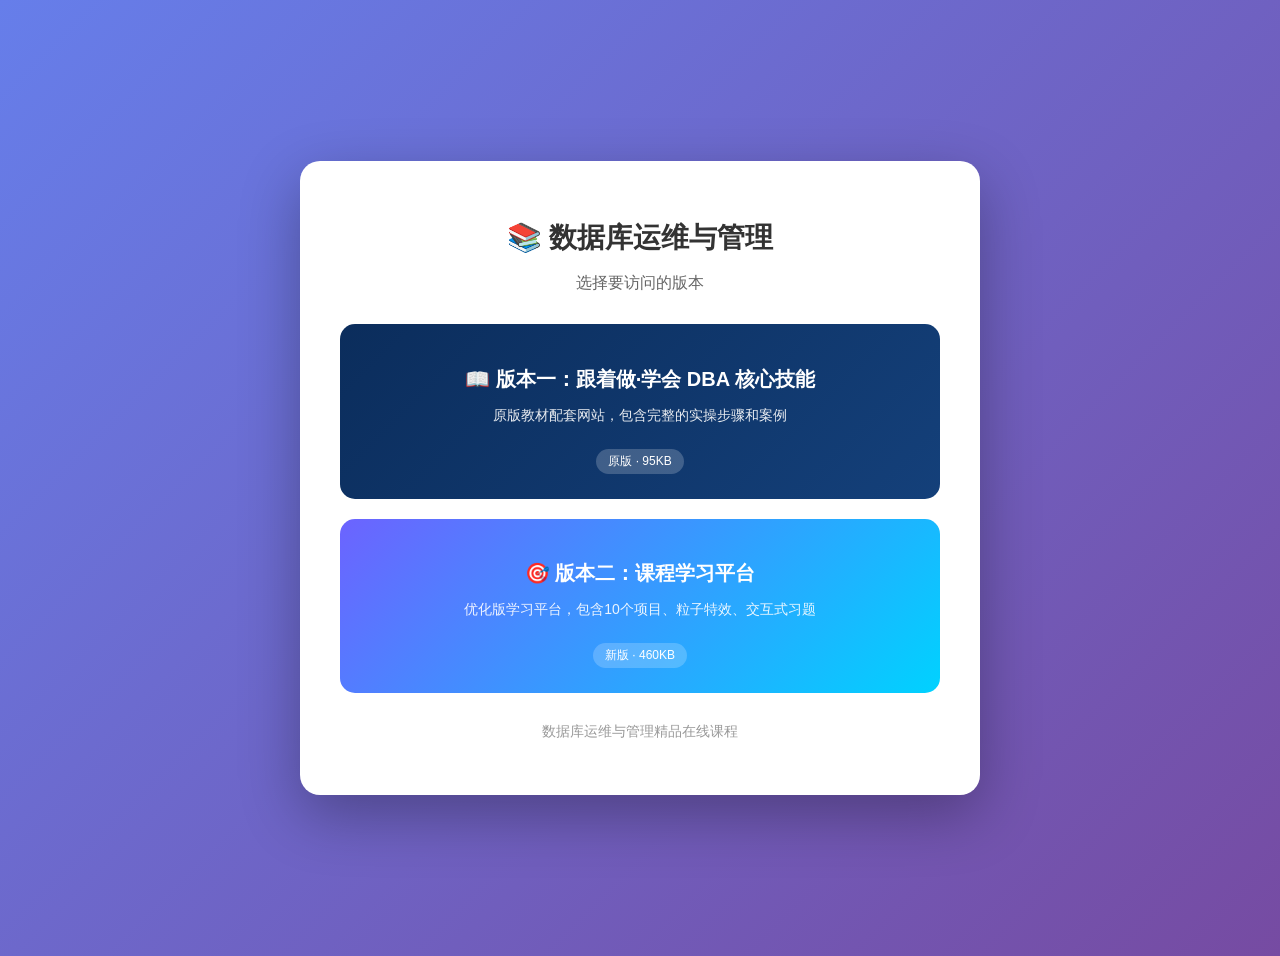
<file: index.html>
<!DOCTYPE html><html><head><meta charset="UTF-8"><title>数据库运维与管理</title><style>body{font-family:"Microsoft YaHei",sans-serif;background:linear-gradient(135deg,#667eea 0%,#764ba2 100%);min-height:100vh;display:flex;justify-content:center;align-items:center;padding:20px}.container{background:white;border-radius:20px;box-shadow:0 20px 60px rgba(0,0,0,0.3);padding:40px;max-width:600px;width:100%;text-align:center}h1{color:#333;margin-bottom:10px;font-size:28px}.subtitle{color:#666;margin-bottom:30px;font-size:16px}.cards{display:flex;flex-direction:column;gap:20px}.card{background:linear-gradient(135deg,#6C63FF 0%,#00D2FF 100%);border-radius:15px;padding:25px;color:white;text-decoration:none;transition:all 0.3s ease;display:block}.card:hover{transform:translateY(-5px);box-shadow:0 10px 30px rgba(108,99,255,0.4)}.card.old{background:linear-gradient(135deg,#0b2d5c 0%,#14407a 100%)}.card h2{font-size:20px;margin-bottom:10px}.card p{font-size:14px;opacity:0.9}.card .tag{display:inline-block;background:rgba(255,255,255,0.2);padding:4px 12px;border-radius:20px;font-size:12px;margin-top:10px}.footer{margin-top:30px;color:#999;font-size:14px}</style></head><body><div class="container"><h1>📚 数据库运维与管理</h1><p class="subtitle">选择要访问的版本</p><div class="cards"><a href="courses/db/" class="card old"><h2>📖 版本一：跟着做·学会 DBA 核心技能</h2><p>原版教材配套网站，包含完整的实操步骤和案例</p><span class="tag">原版 · 95KB</span></a><a href="courses/mms4/" class="card"><h2>🎯 版本二：课程学习平台</h2><p>优化版学习平台，包含10个项目、粒子特效、交互式习题</p><span class="tag">新版 · 460KB</span></a></div><div class="footer"><p>数据库运维与管理精品在线课程</p></div></div></body></html>
</file>
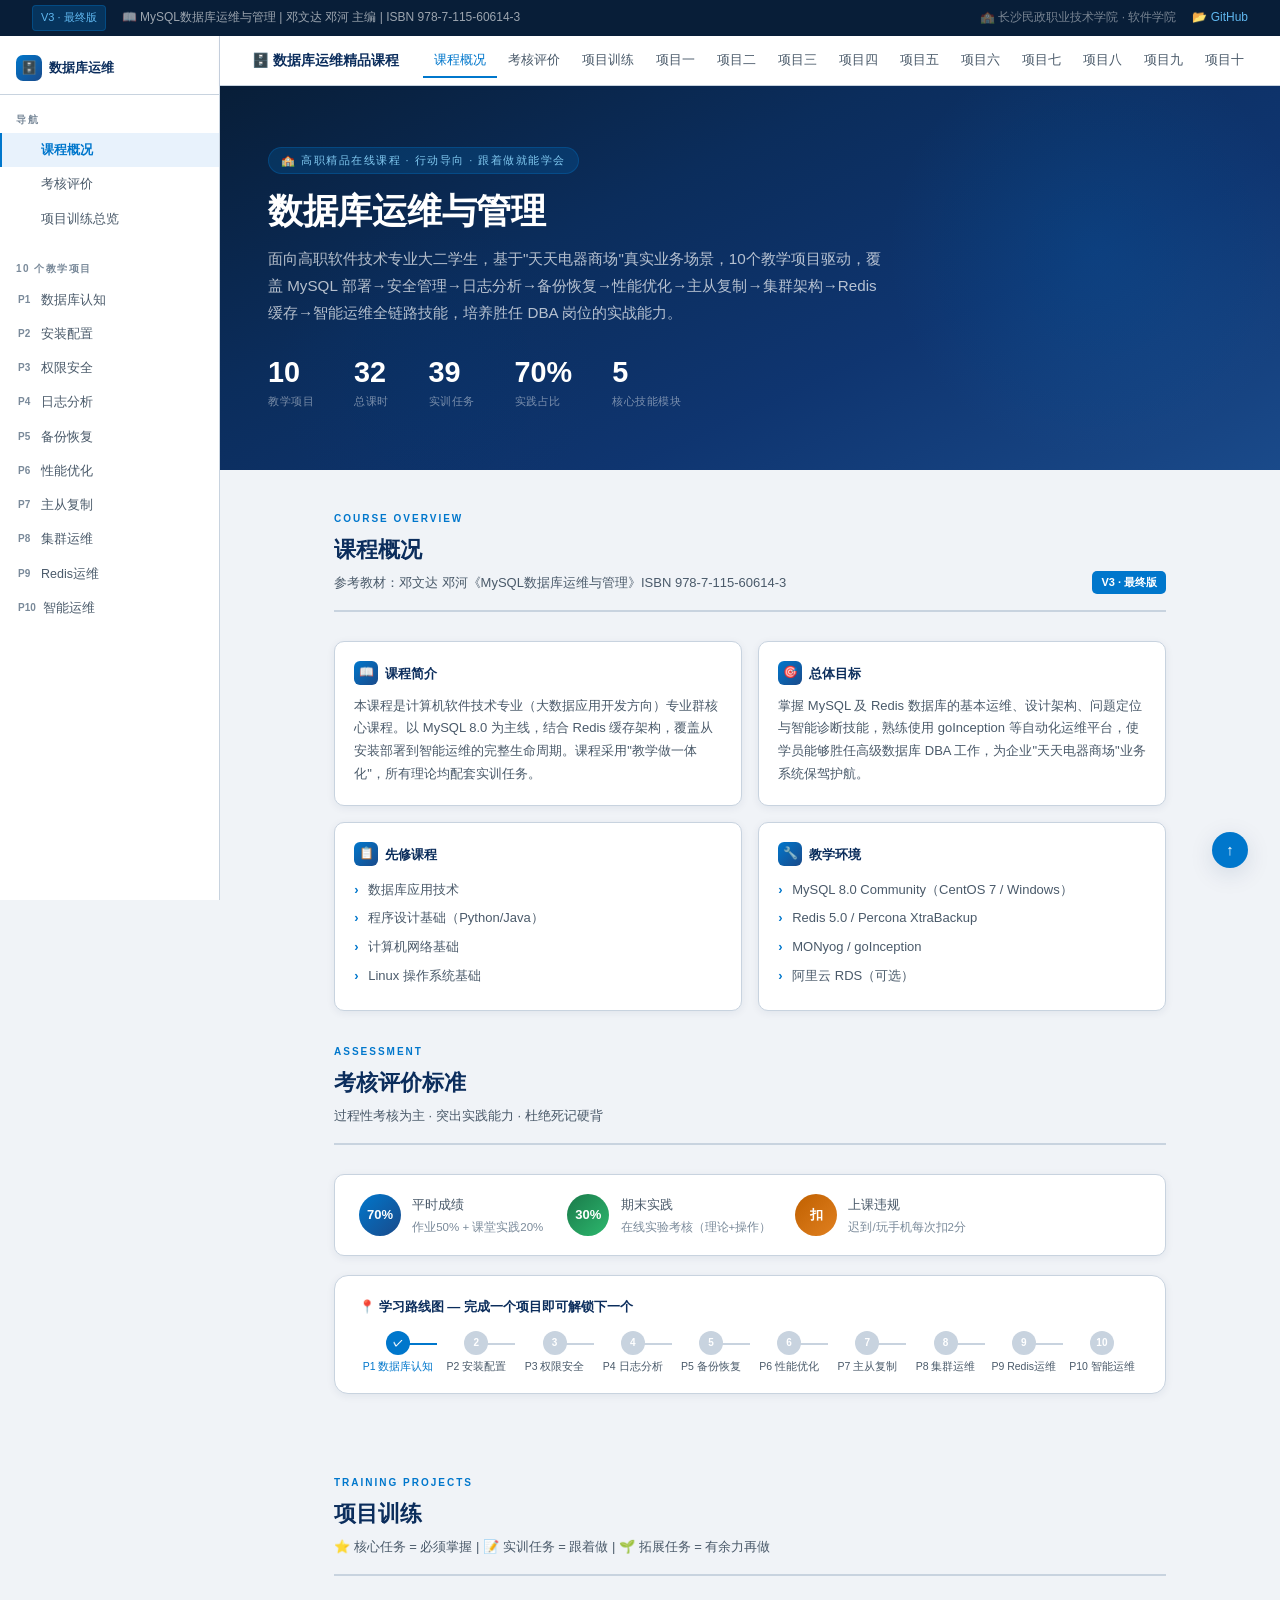
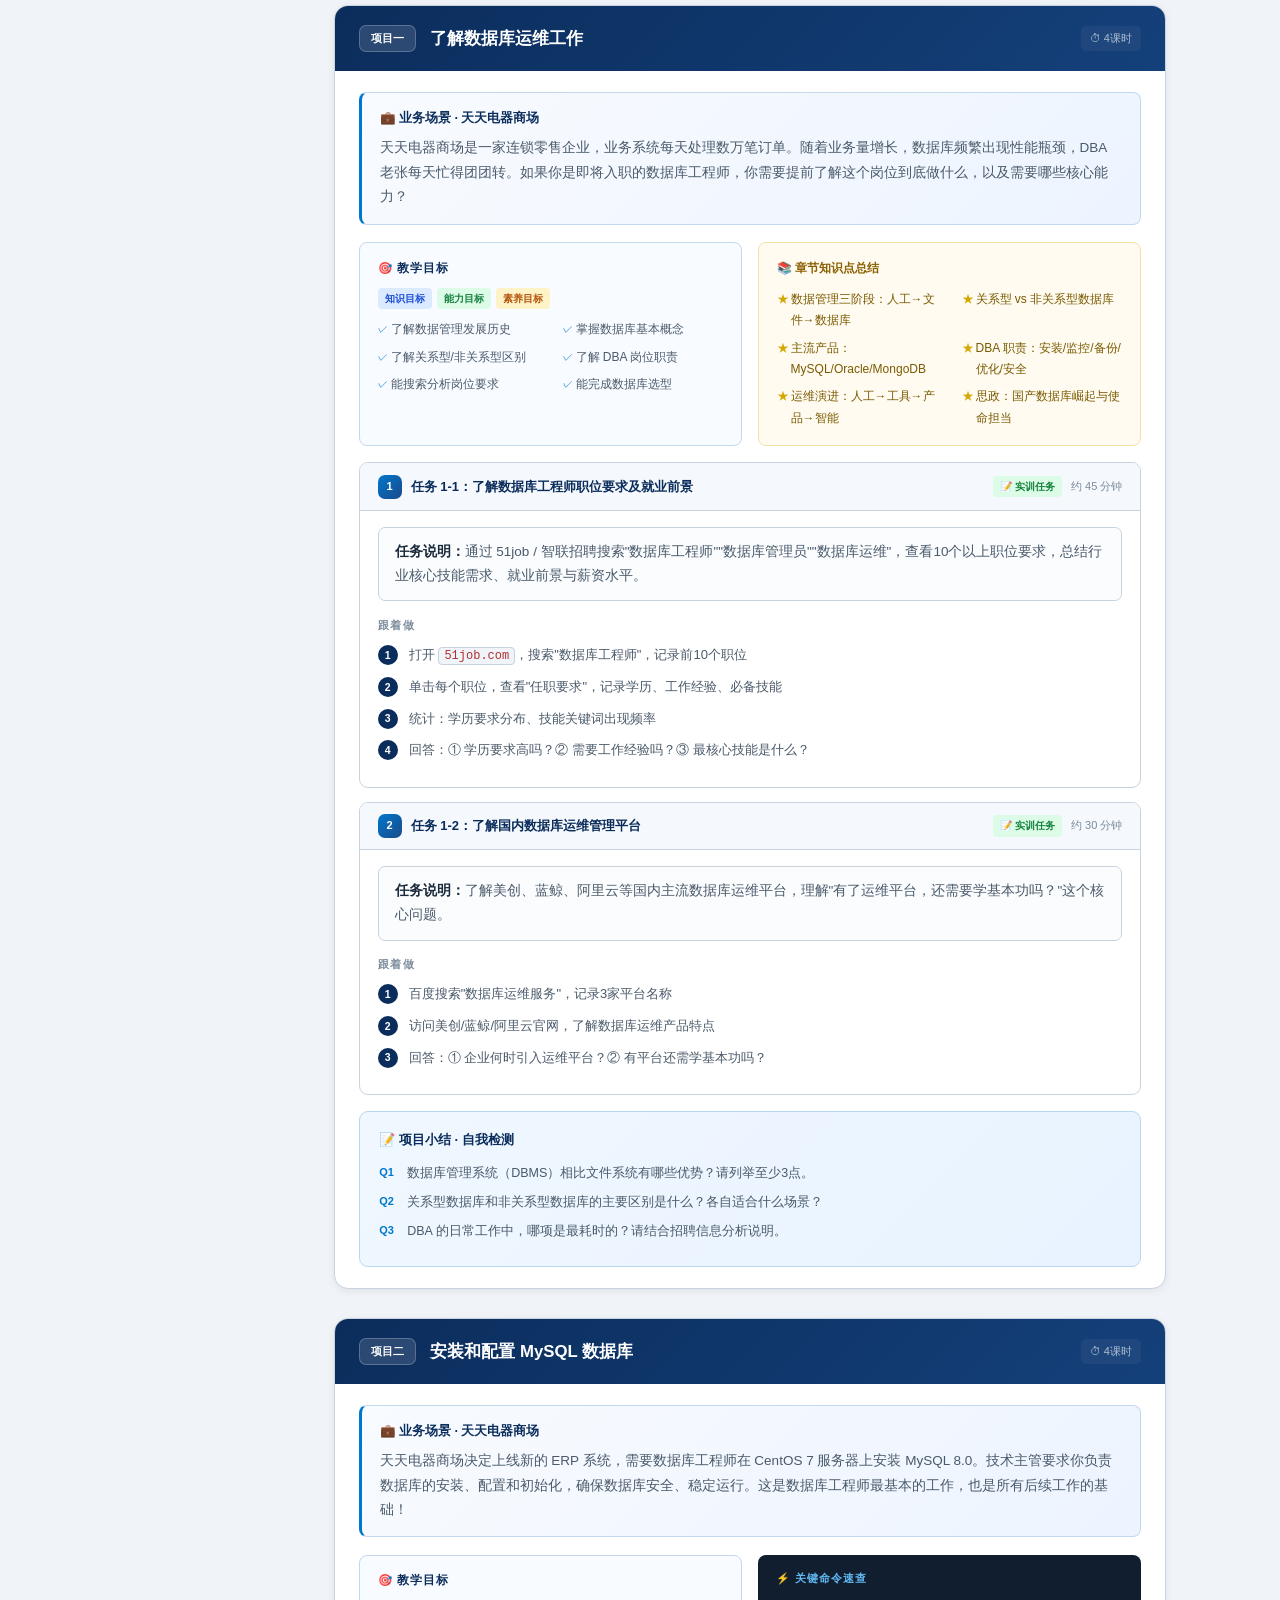
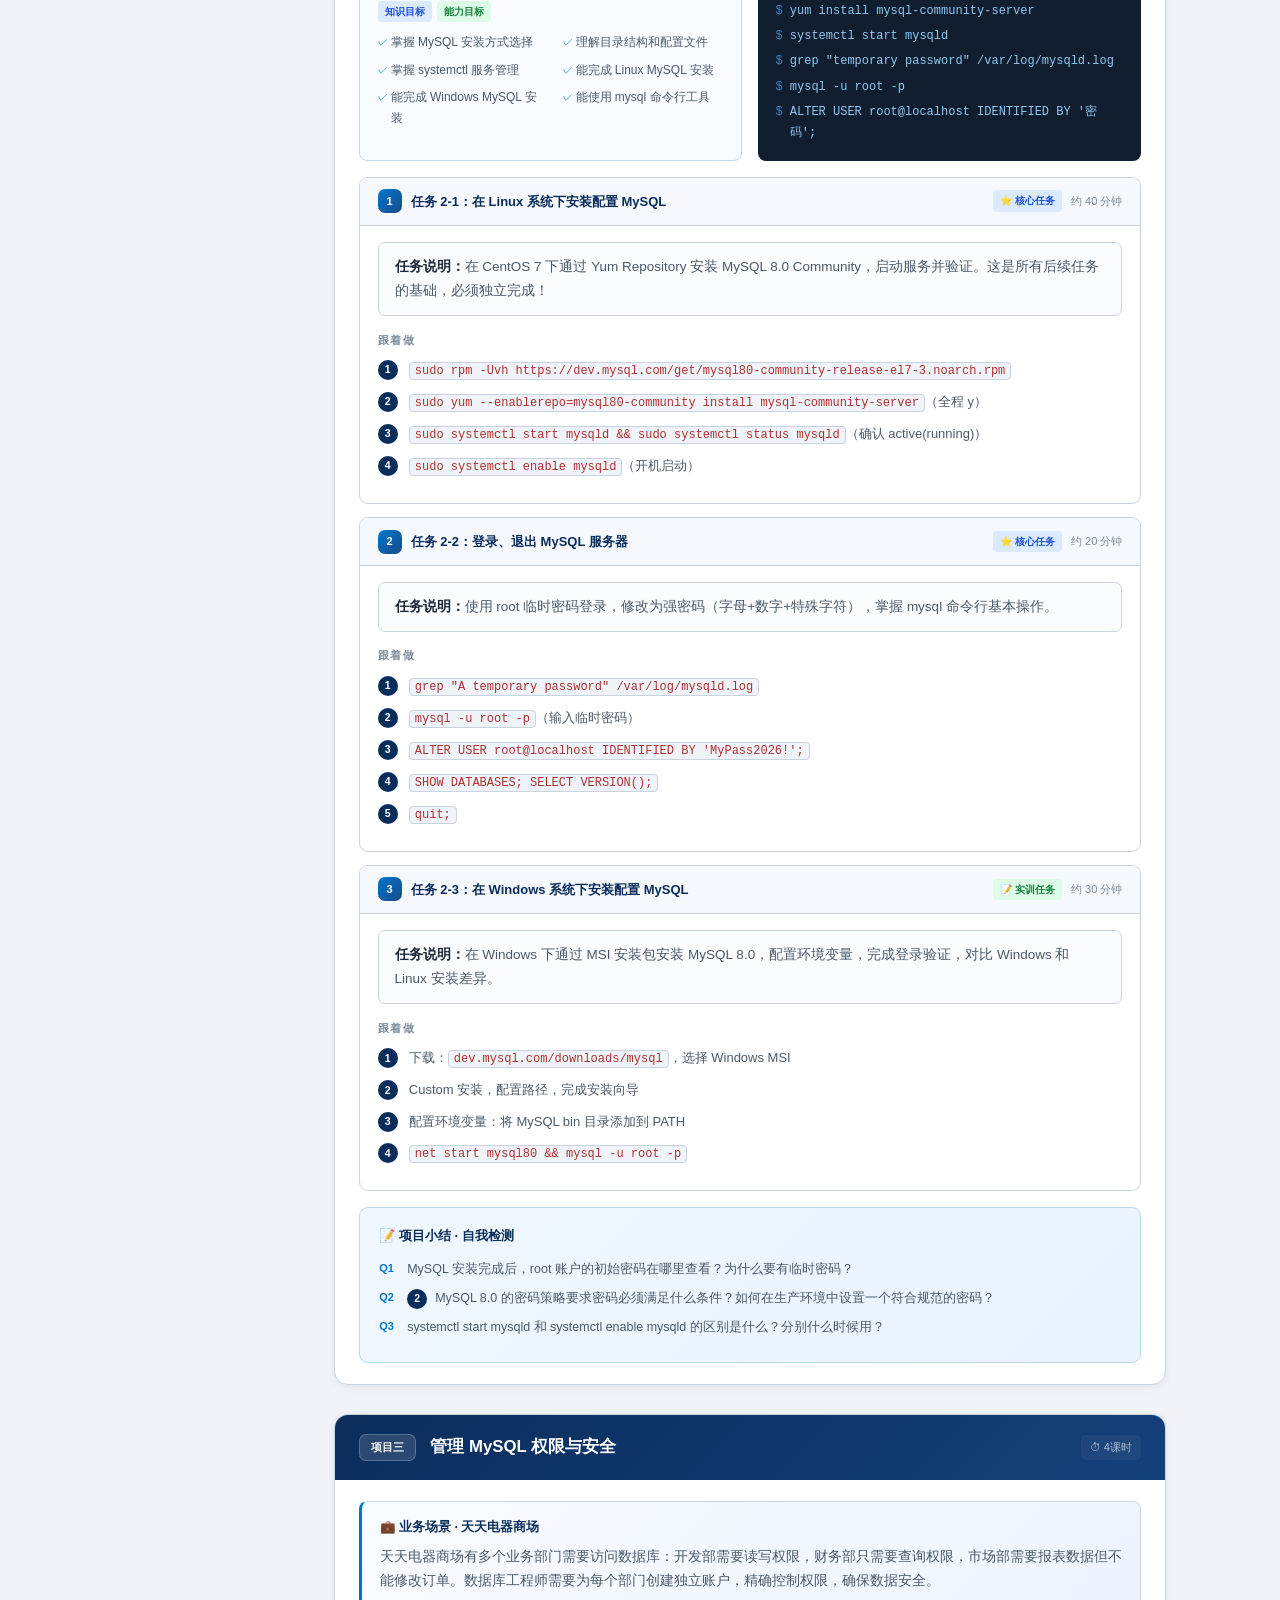
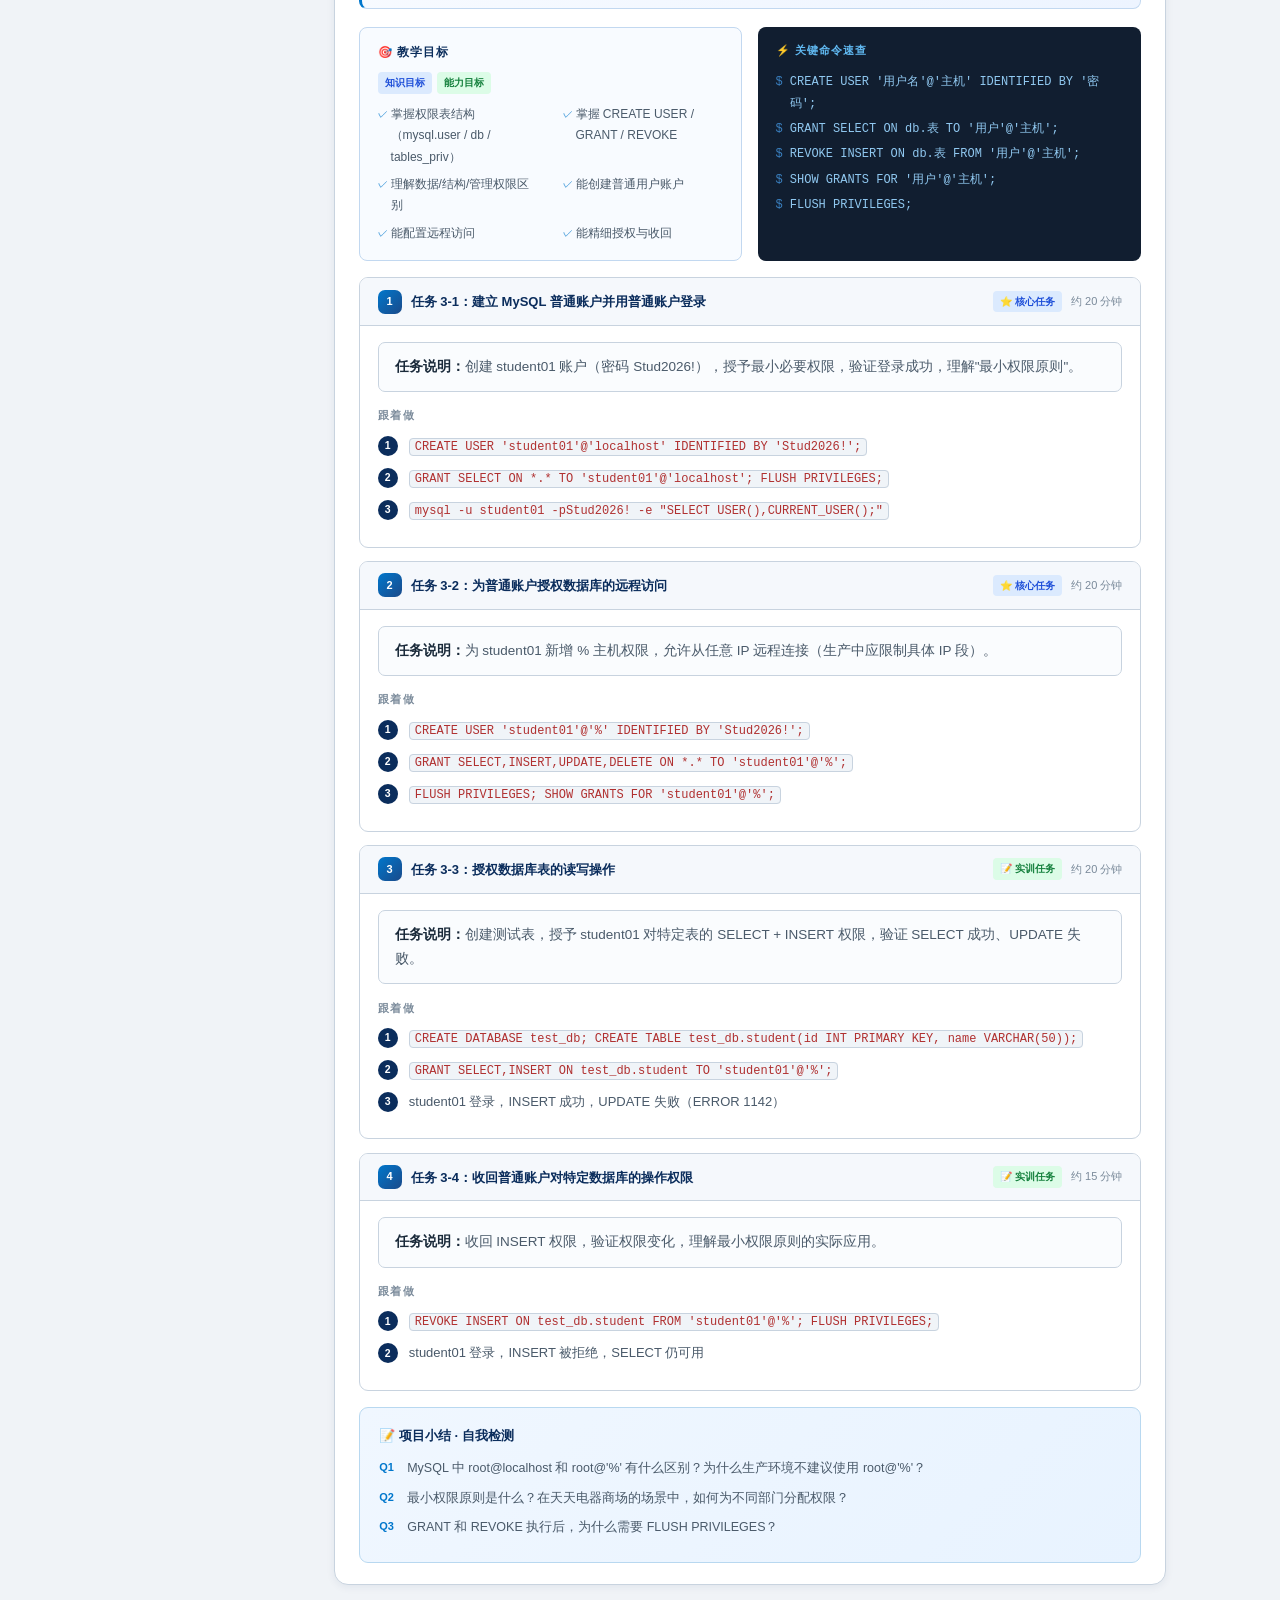
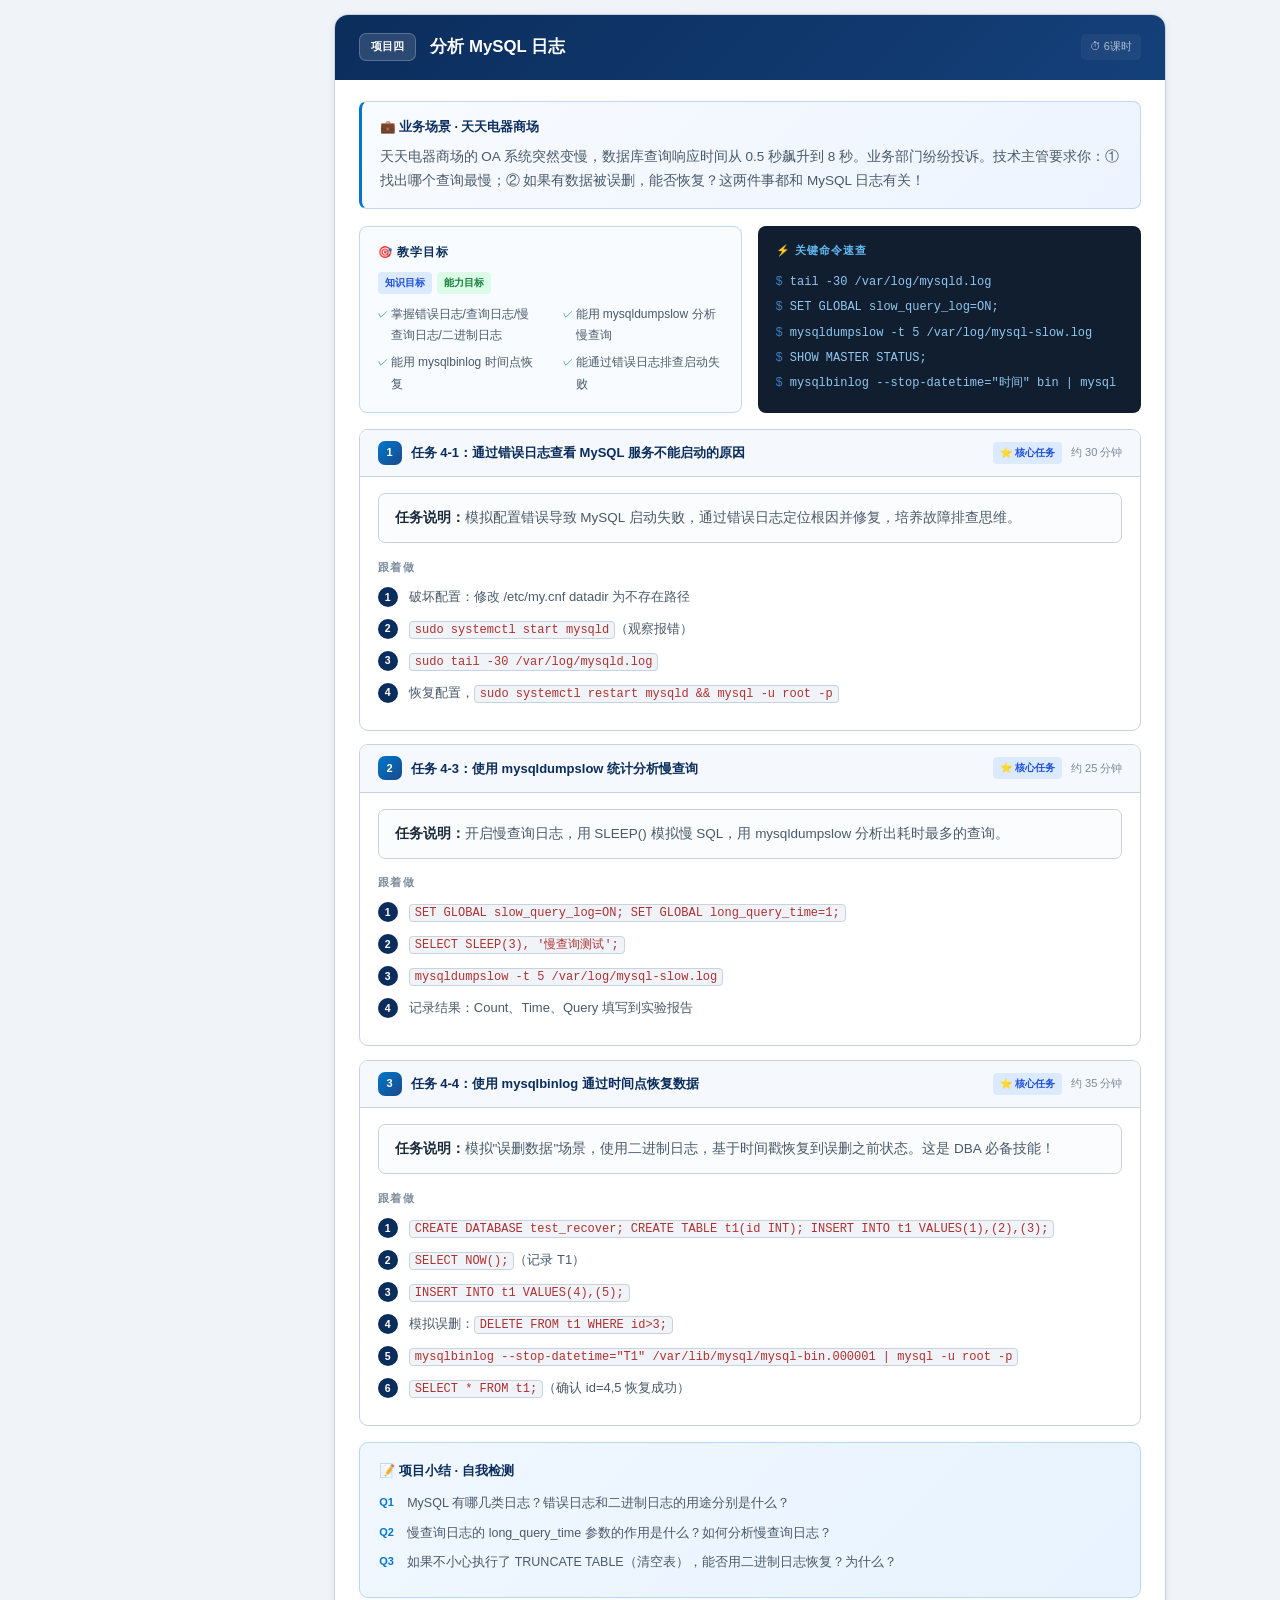
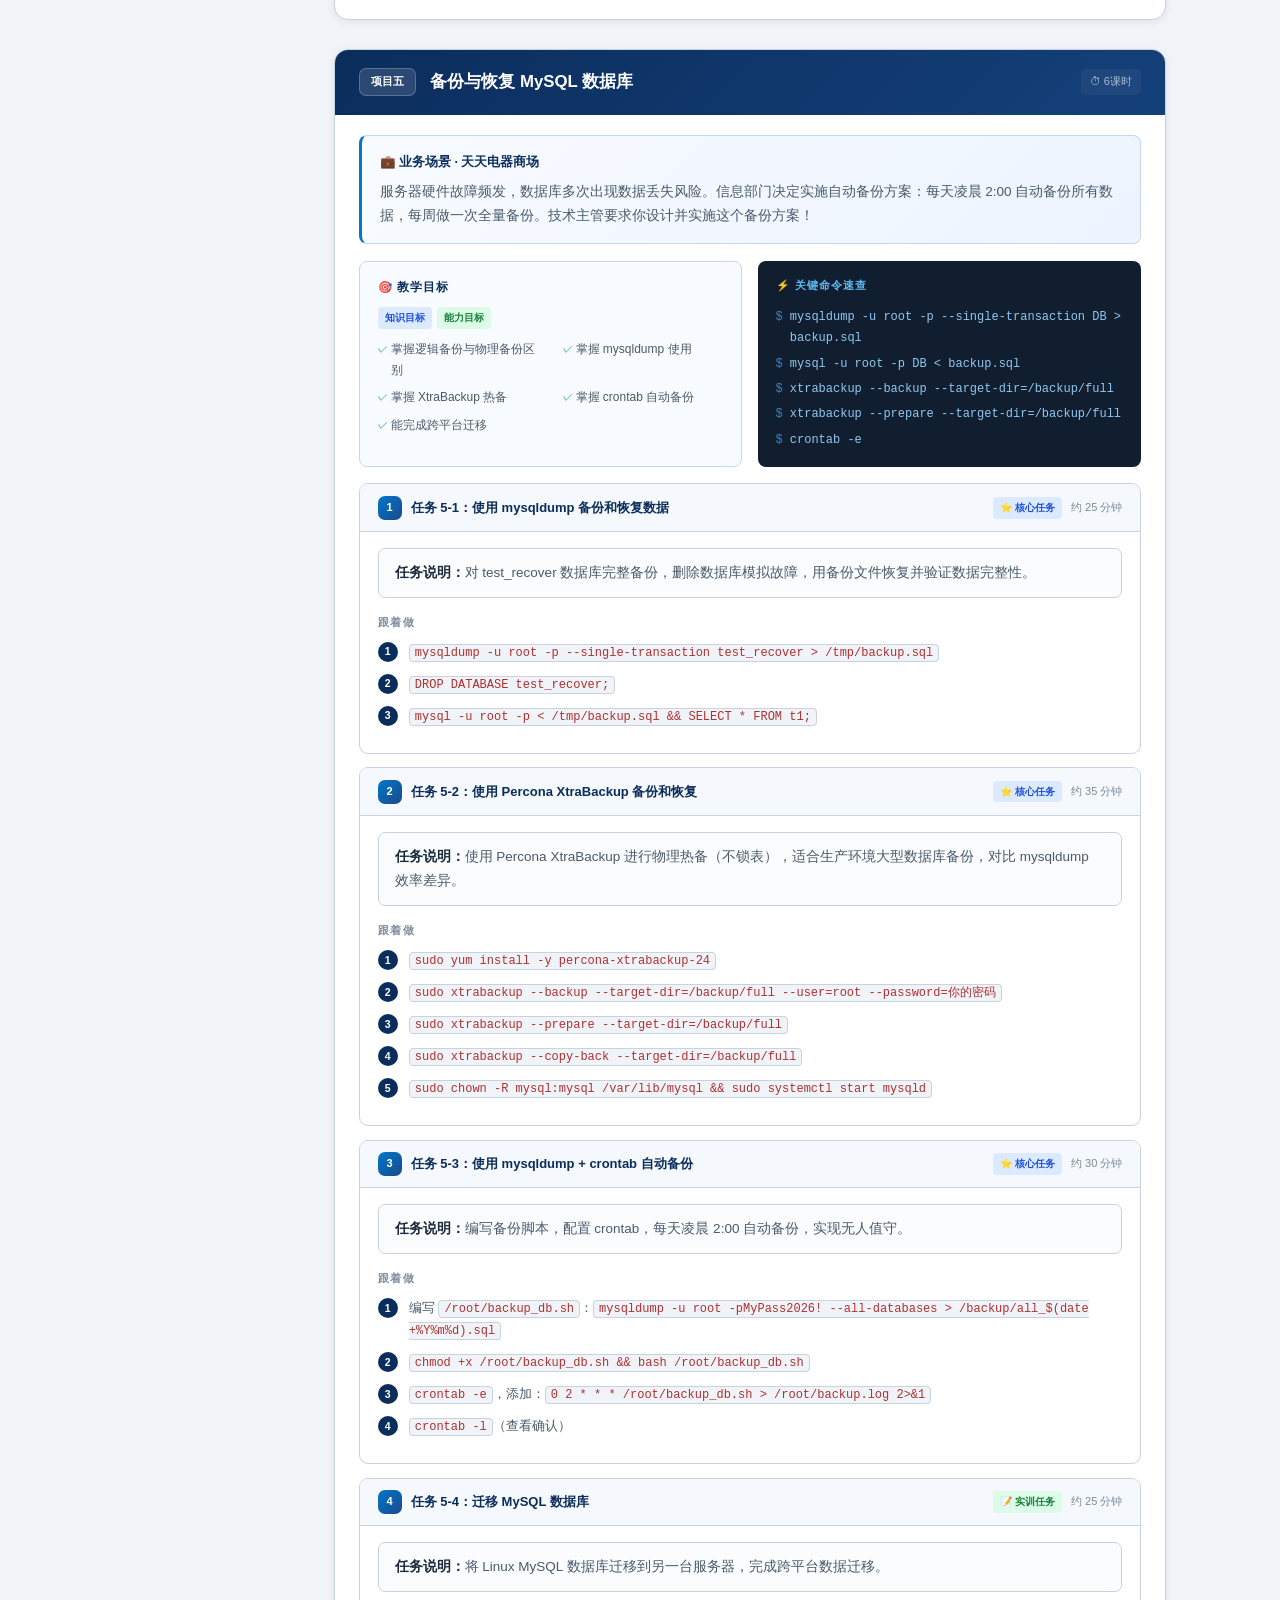
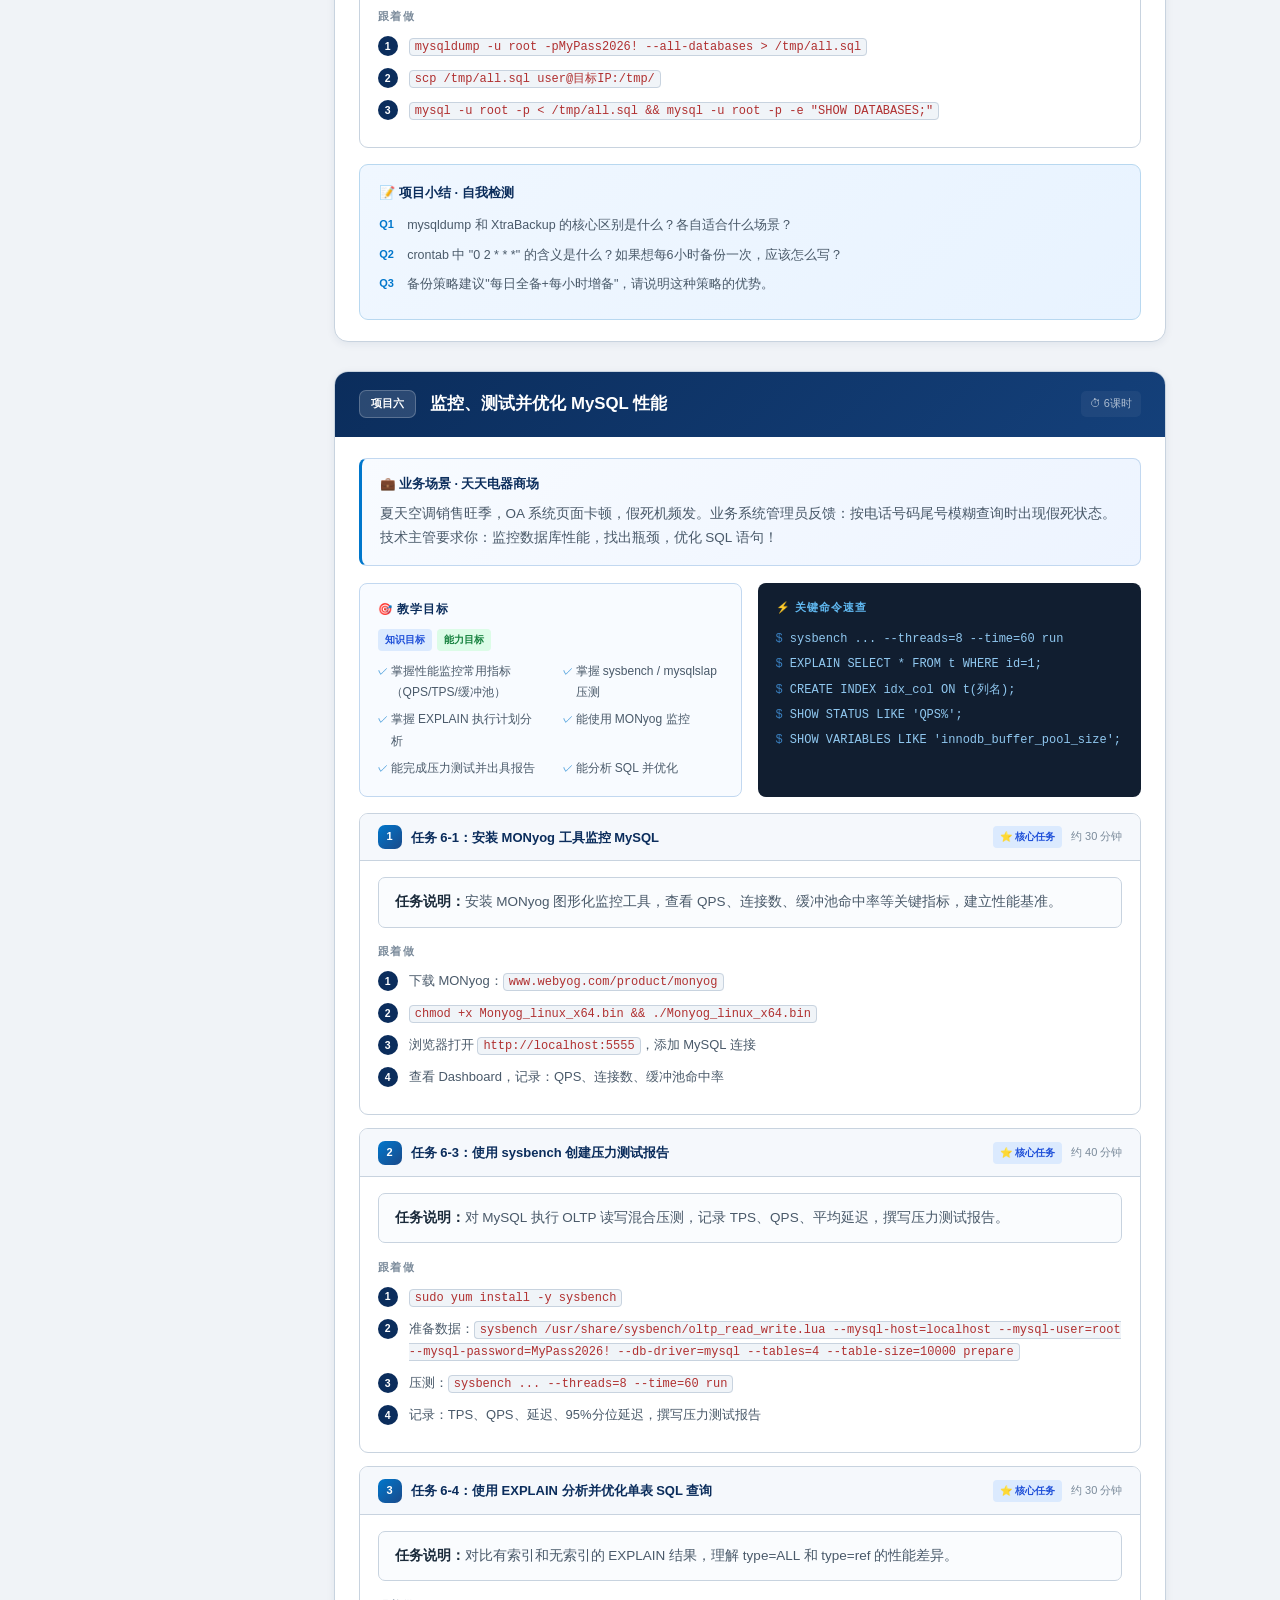
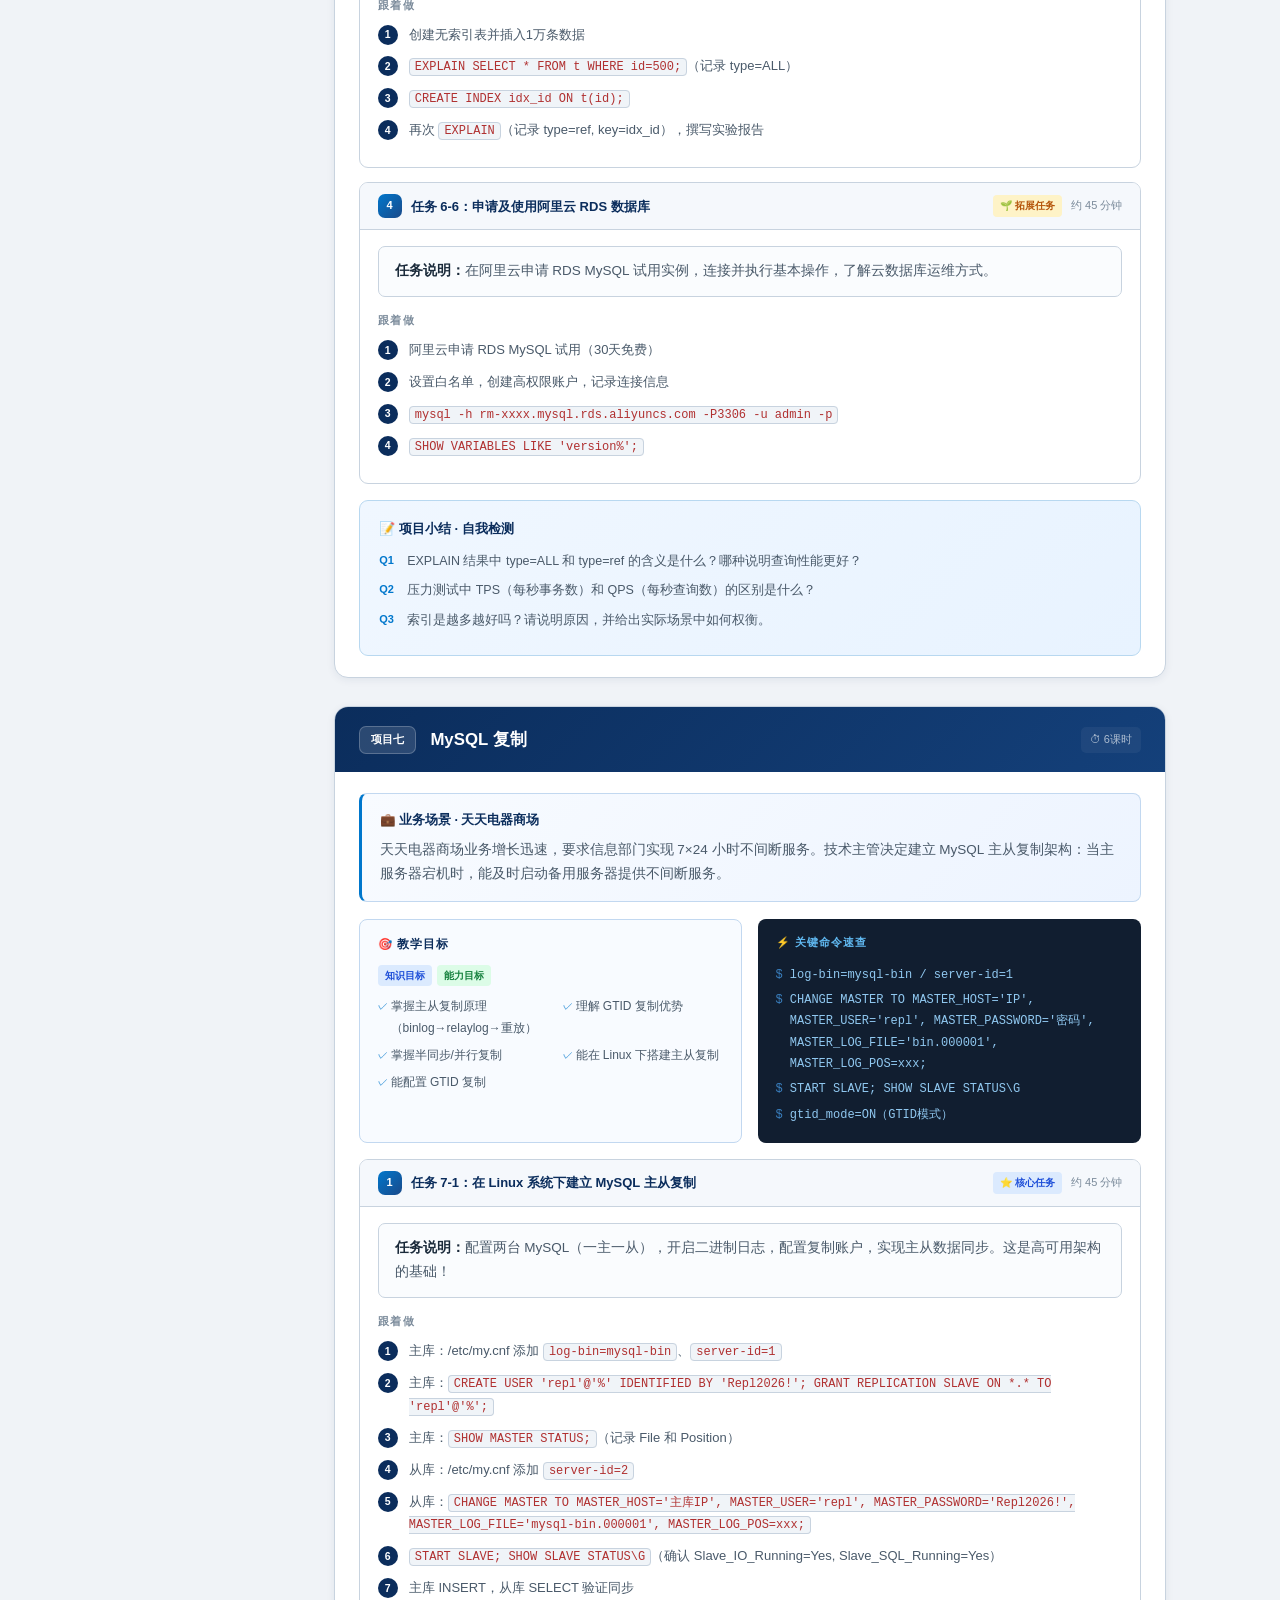
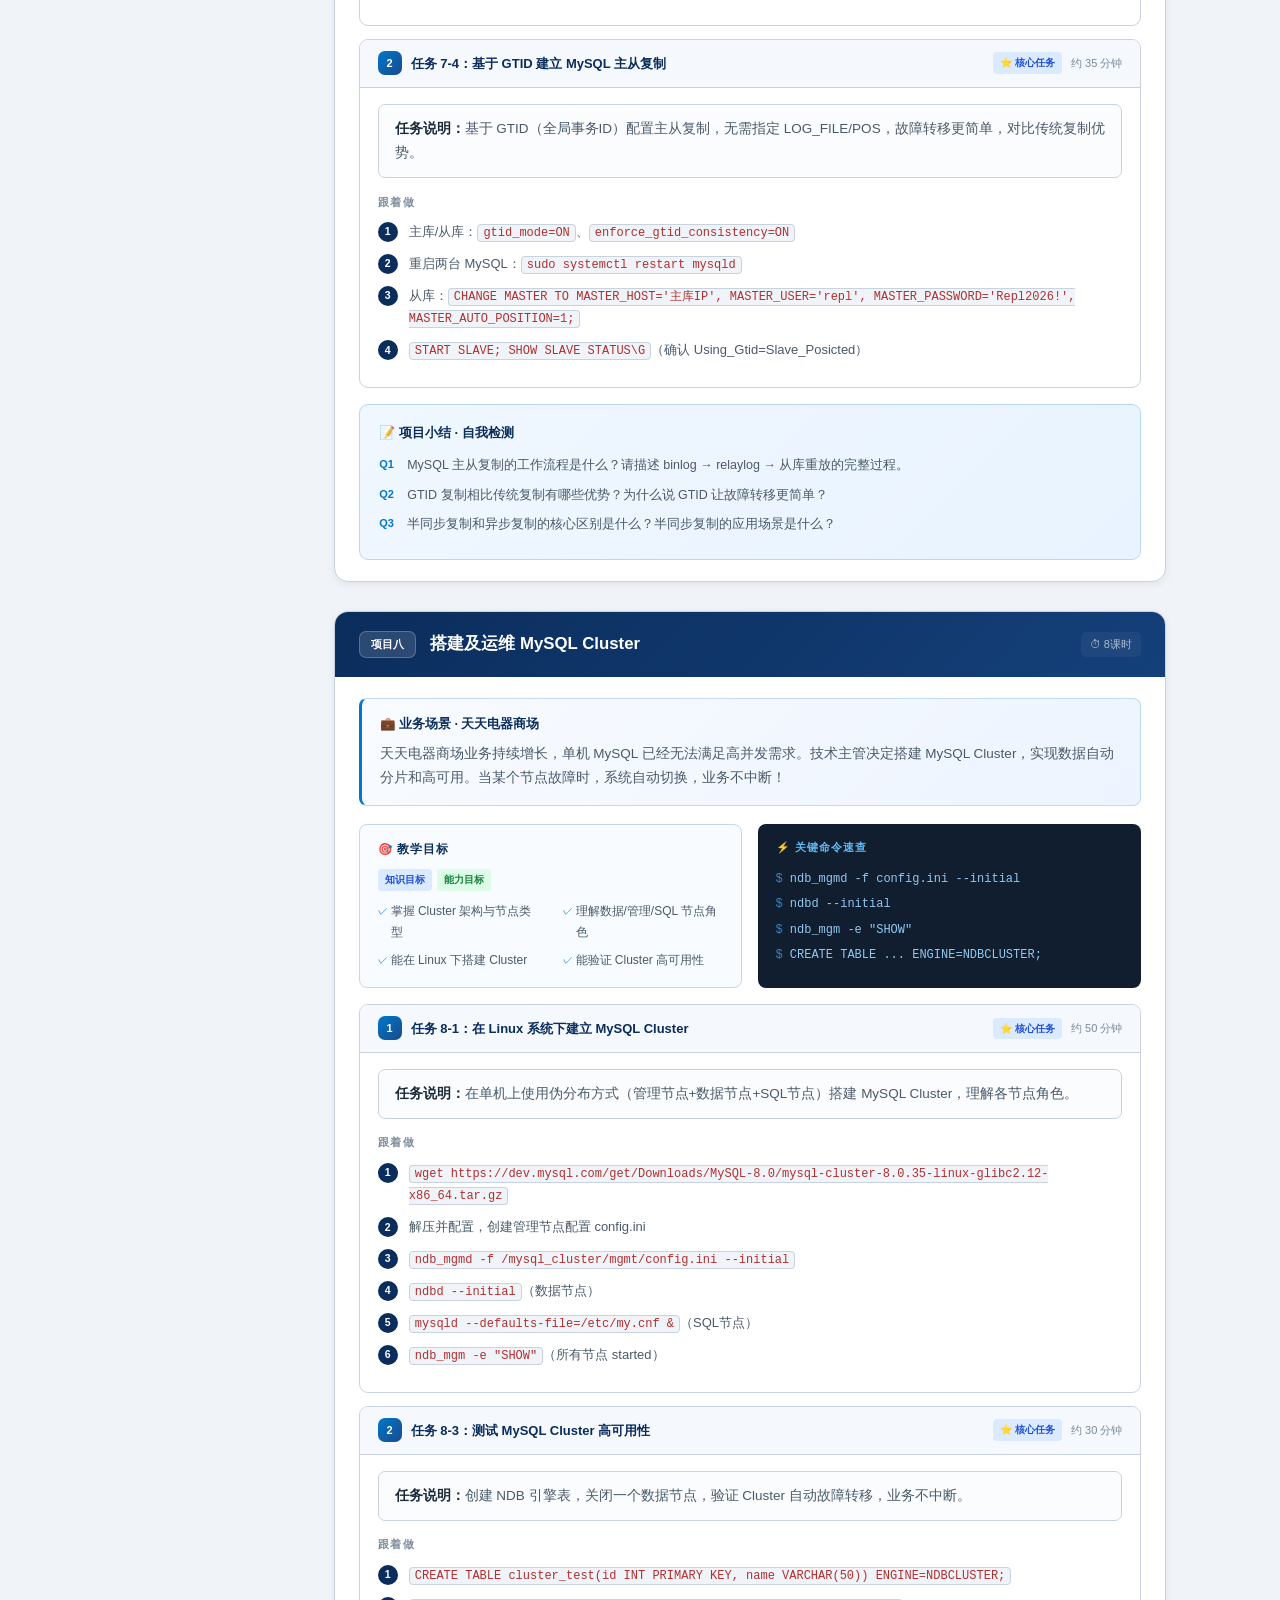
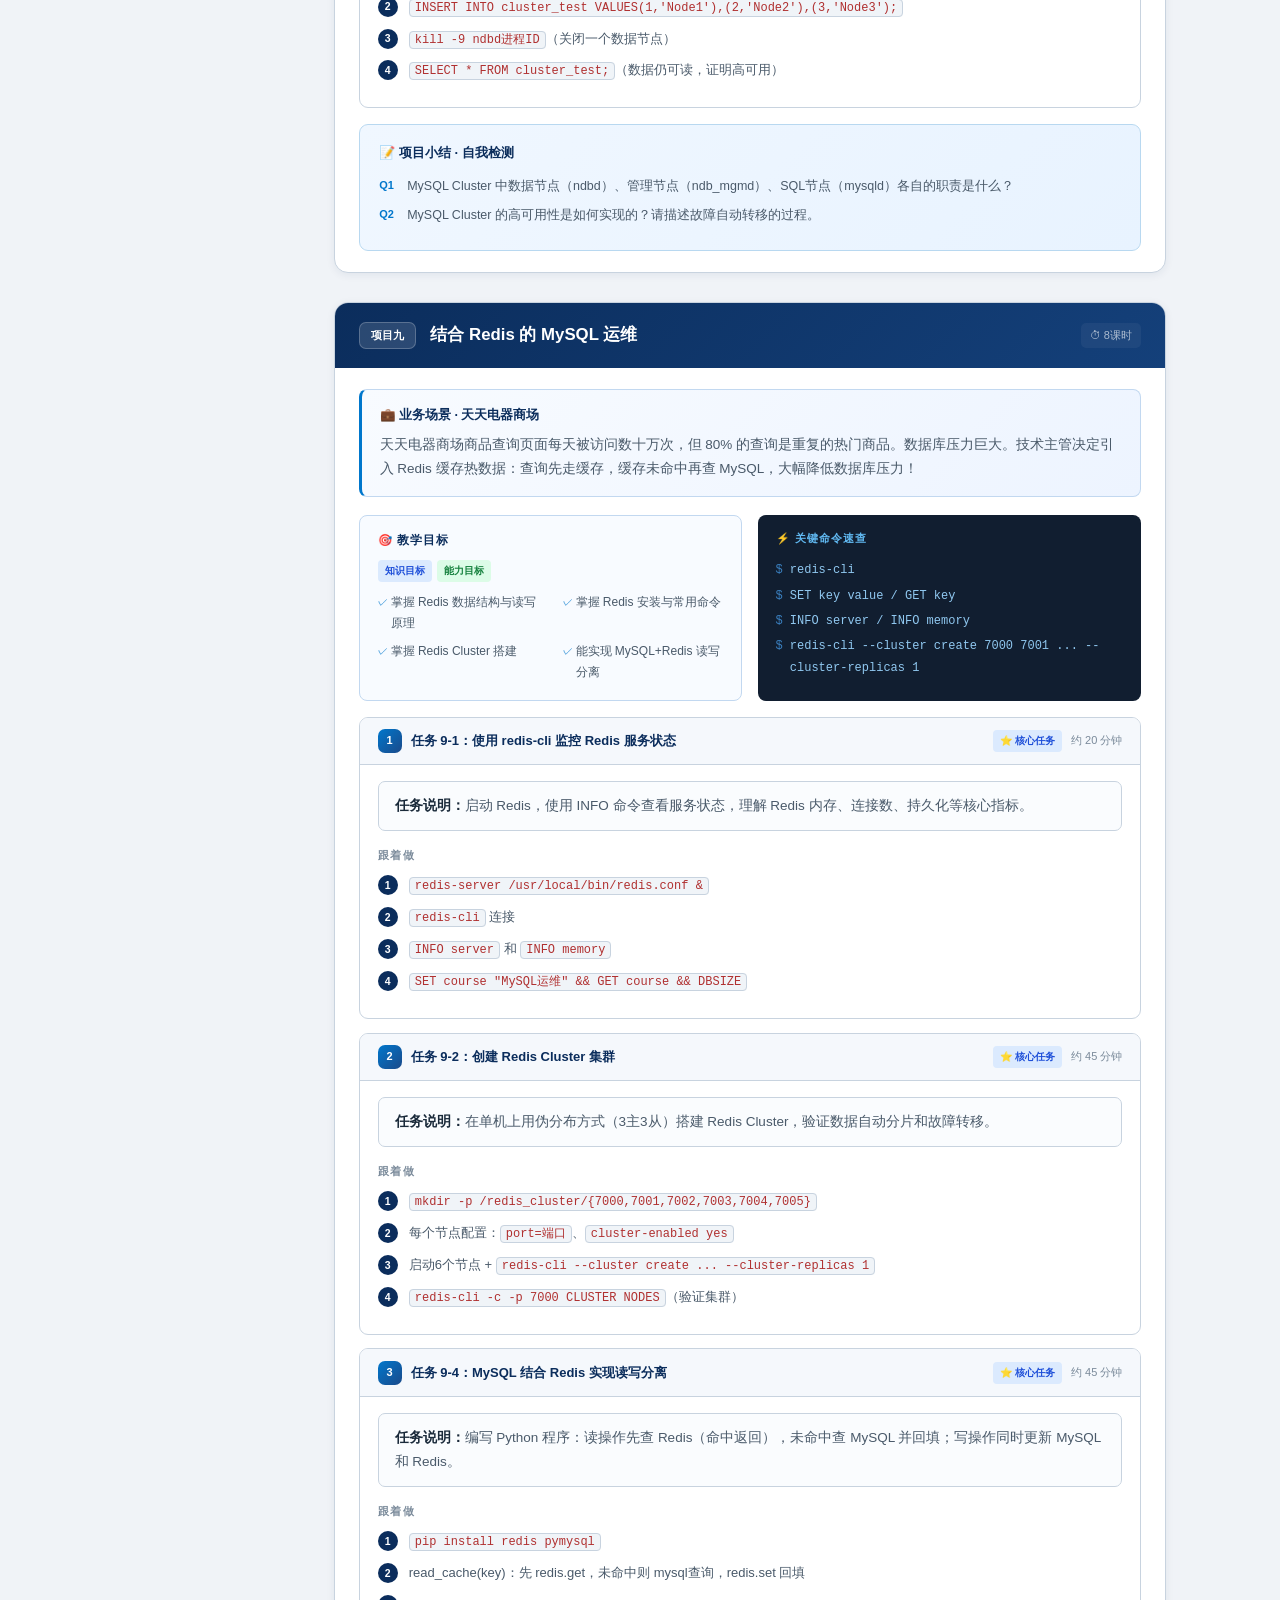
<file: courses/db/index.html>
<!DOCTYPE html>
<html lang="zh-CN">
<head>
  <meta charset="UTF-8">
  <meta name="viewport" content="width=device-width, initial-scale=1.0">
  <title>数据库运维与管理 - 跟着做·学会 DBA 核心技能</title>
  <style>
    *, *::before, *::after { box-sizing: border-box; margin: 0; padding: 0; }

    :root {
      --primary: #0b2d5c;
      --primary-mid: #14407a;
      --primary-light: #1a4a8a;
      --accent: #0077cc;
      --accent-light: #0091e8;
      --bg: #f0f3f7;
      --bg-alt: #e5ebf2;
      --bg-warm: #faf8f2;
      --surface: #ffffff;
      --text: #1a2a3a;
      --text-muted: #4a5a6a;
      --text-light: #7a8a9a;
      --border: #c8d3df;
      --shadow: 0 2px 8px rgba(11,45,92,0.07);
      --shadow-md: 0 4px 16px rgba(11,45,92,0.1);
      --shadow-lg: 0 6px 24px rgba(11,45,92,0.13);
      --radius: 10px;
      --radius-lg: 14px;
      --green: #1a7a4a;
      --orange: #c06000;
      --red: #b03030;
      --sidebar-w: 220px;
    }

    html { scroll-behavior: smooth; }

    body {
      font-family: "PingFang SC", "Microsoft YaHei", "Helvetica Neue", sans-serif;
      background: var(--bg);
      color: var(--text);
      line-height: 1.78;
      font-size: 15px;
    }

    /* ── Topbar ── */
    .topbar {
      background: #081e38;
      color: rgba(255,255,255,0.6);
      font-size: 12px;
      padding: 5px 2rem;
      display: flex;
      align-items: center;
      gap: 1rem;
    }
    .topbar .tag { background: rgba(0,119,204,0.25); border: 1px solid rgba(0,119,204,0.35); color: #60b8f0; padding: 2px 8px; border-radius: 4px; font-size: 11px; }
    .topbar a { color: #60b8f0; text-decoration: none; }
    .topbar a:hover { color: #fff; }
    .topbar .course-info { margin-left: auto; color: rgba(255,255,255,0.45); }

    /* ── Layout: sidebar + main ── */
    .layout {
      display: flex;
      min-height: calc(100vh - 36px);
    }

    /* ── Sidebar TOC ── */
    .sidebar {
      width: var(--sidebar-w);
      flex-shrink: 0;
      background: var(--surface);
      border-right: 0.5px solid var(--border);
      position: sticky;
      top: 36px;
      height: calc(100vh - 36px);
      overflow-y: auto;
      scrollbar-width: thin;
    }
    .sidebar::-webkit-scrollbar { width: 4px; }
    .sidebar-logo {
      padding: 1.2rem 1rem 0.8rem;
      border-bottom: 0.5px solid var(--border);
      font-size: 13px;
      font-weight: 700;
      color: var(--primary);
      display: flex;
      align-items: center;
      gap: 7px;
    }
    .sidebar-logo .icon {
      width: 26px; height: 26px;
      background: linear-gradient(135deg, var(--accent), var(--primary-light));
      border-radius: 7px;
      display: flex; align-items: center; justify-content: center;
      color: #fff; font-size: 13px;
    }
    .sidebar-section {
      padding: 0.5rem 0;
    }
    .sidebar-section-title {
      font-size: 10px;
      font-weight: 700;
      color: var(--text-light);
      text-transform: uppercase;
      letter-spacing: 1.5px;
      padding: 0.5rem 1rem 0.3rem;
    }
    .sidebar-item {
      display: flex;
      align-items: center;
      gap: 7px;
      padding: 6px 1rem;
      font-size: 12.5px;
      color: var(--text-muted);
      text-decoration: none;
      transition: all 0.15s;
      border-left: 2px solid transparent;
    }
    .sidebar-item:hover {
      background: #f0f5fa;
      color: var(--accent);
      border-left-color: var(--accent);
    }
    .sidebar-item.active {
      background: #e8f2fc;
      color: var(--accent);
      border-left-color: var(--accent);
      font-weight: 600;
    }
    .sidebar-item .s-num {
      font-size: 10px;
      font-weight: 700;
      color: var(--text-light);
      min-width: 16px;
    }
    .sidebar-item.active .s-num { color: var(--accent); }

    /* ── Main content ── */
    .main { flex: 1; min-width: 0; }

    /* ── Nav ── */
    nav {
      position: sticky;
      top: 36px;
      z-index: 99;
      background: var(--surface);
      border-bottom: 0.5px solid var(--border);
      box-shadow: 0 1px 4px rgba(11,45,92,0.05);
      padding: 0 2rem;
      display: flex;
      align-items: center;
      gap: 1.5rem;
      height: 50px;
    }
    nav .logo {
      font-size: 14px;
      font-weight: 700;
      color: var(--primary);
      white-space: nowrap;
      flex-shrink: 0;
    }
    nav ul {
      display: flex;
      list-style: none;
      overflow-x: auto;
      flex: 1;
      scrollbar-width: none;
    }
    nav ul::-webkit-scrollbar { display: none; }
    nav ul li a {
      display: block;
      color: var(--text-muted);
      text-decoration: none;
      font-size: 13px;
      padding: 5px 11px;
      border-bottom: 2.5px solid transparent;
      transition: all 0.2s;
      white-space: nowrap;
    }
    nav ul li a:hover, nav ul li a.active {
      color: var(--accent);
      border-bottom-color: var(--accent);
    }

    /* ── Hero ── */
    .hero {
      background: linear-gradient(155deg, #081e38 0%, #0b2d5c 35%, #0f3570 65%, #1a4a8a 100%);
      color: #fff;
      padding: 60px 3rem 56px;
      position: relative;
      overflow: hidden;
    }
    .hero::before {
      content: '';
      position: absolute;
      top: -60px; right: -40px;
      width: 450px; height: 450px;
      background: radial-gradient(circle, rgba(0,119,204,0.16) 0%, transparent 65%);
      border-radius: 50%;
    }
    .hero::after {
      content: '';
      position: absolute;
      bottom: -80px; left: 4%;
      width: 350px; height: 350px;
      background: radial-gradient(circle, rgba(0,60,130,0.1) 0%, transparent 65%);
      border-radius: 50%;
    }
    .hero-inner {
      max-width: 900px;
      position: relative;
      z-index: 1;
    }
    .hero-badge {
      display: inline-block;
      background: rgba(0,119,204,0.2);
      border: 1px solid rgba(0,119,204,0.3);
      color: #80c8f0;
      font-size: 11px;
      padding: 3px 12px;
      border-radius: 20px;
      margin-bottom: 1rem;
      letter-spacing: 1.5px;
    }
    .hero h1 {
      font-size: 2.2rem;
      font-weight: 800;
      line-height: 1.2;
      margin-bottom: 0.8rem;
      letter-spacing: -0.3px;
    }
    .hero h1 em { font-style: normal; color: #80c8f0; }
    .hero-desc {
      font-size: 0.95rem;
      color: rgba(255,255,255,0.7);
      max-width: 620px;
      margin-bottom: 2rem;
    }
    .hero-stats {
      display: flex;
      gap: 2.5rem;
      flex-wrap: wrap;
    }
    .stat-item {}
    .stat-num { font-size: 1.8rem; font-weight: 800; color: #fff; display: block; line-height: 1; }
    .stat-label { font-size: 11px; color: rgba(255,255,255,0.45); letter-spacing: 0.5px; }

    /* ── Section ── */
    .container { max-width: 880px; margin: 0 auto; padding: 0 1.5rem; }
    .section { padding: 2.5rem 0; }

    /* ── Sec header ── */
    .sec-header {
      display: flex;
      align-items: flex-end;
      gap: 1rem;
      margin-bottom: 1.8rem;
      padding-bottom: 1rem;
      border-bottom: 2px solid var(--border);
    }
    .sec-num { font-size: 10px; font-weight: 700; letter-spacing: 2px; text-transform: uppercase; color: var(--accent); margin-bottom: 3px; }
    .sec-header h2 { font-size: 1.35rem; font-weight: 700; color: var(--primary); }
    .sec-header p { color: var(--text-muted); font-size: 13px; margin-top: 2px; }
    .sec-tag { margin-left: auto; background: var(--accent); color: #fff; font-size: 11px; padding: 2px 9px; border-radius: 5px; font-weight: 600; white-space: nowrap; }

    /* ── Cards ── */
    .card-grid { display: grid; grid-template-columns: 1fr 1fr; gap: 1rem; }
    .card {
      background: var(--surface);
      border: 0.5px solid var(--border);
      border-radius: var(--radius);
      padding: 1.2rem;
      box-shadow: var(--shadow);
    }
    .card h3 { font-size: 13px; font-weight: 600; color: var(--primary); margin-bottom: 0.6rem; display: flex; align-items: center; gap: 7px; }
    .card h3 .icon { width: 24px; height: 24px; background: linear-gradient(135deg, var(--accent), var(--primary-light)); border-radius: 6px; display: flex; align-items: center; justify-content: center; color: #fff; font-size: 12px; flex-shrink: 0; }
    .card p, .card li { font-size: 13px; color: var(--text-muted); line-height: 1.75; }
    .card ul { list-style: none; padding: 0; }
    .card ul li { padding: 3px 0 3px 14px; position: relative; }
    .card ul li::before { content: '› '; color: var(--accent); font-weight: bold; position: absolute; left: 0; }

    /* ── Assessment ── */
    .assessment-bar {
      background: var(--surface);
      border: 0.5px solid var(--border);
      border-radius: var(--radius);
      box-shadow: var(--shadow);
      display: flex;
      align-items: center;
      gap: 1.5rem;
      padding: 1.1rem 1.5rem;
      flex-wrap: wrap;
      margin-top: 1rem;
    }
    .score-item { display: flex; align-items: center; gap: 0.7rem; }
    .sc {
      width: 42px; height: 42px;
      border-radius: 50%;
      display: flex; align-items: center; justify-content: center;
      font-size: 13px;
      font-weight: 800;
      color: #fff;
      flex-shrink: 0;
    }
    .sc1 { background: linear-gradient(135deg, var(--accent), var(--primary-light)); }
    .sc2 { background: linear-gradient(135deg, var(--green), #2db86e); }
    .sc3 { background: linear-gradient(135deg, var(--orange), #e08020); }
    .score-info .label { font-size: 13px; color: var(--text-muted); }
    .score-info .desc { font-size: 11.5px; color: var(--text-light); margin-top: 1px; }

    /* ── Roadmap ── */
    .roadmap {
      background: var(--surface);
      border: 0.5px solid var(--border);
      border-radius: var(--radius-lg);
      box-shadow: var(--shadow);
      padding: 1.2rem 1.5rem;
      margin-top: 1.2rem;
      overflow-x: auto;
    }
    .roadmap h3 { font-size: 13px; font-weight: 600; color: var(--primary); margin-bottom: 0.8rem; }
    .roadmap-track { display: flex; gap: 0; min-width: max-content; }
    .rm-item {
      display: flex;
      flex-direction: column;
      align-items: center;
      gap: 5px;
      flex: 1;
      min-width: 72px;
      position: relative;
    }
    .rm-item:not(:last-child)::after {
      content: '';
      position: absolute;
      top: 12px;
      left: 55%;
      width: 45%;
      height: 2px;
      background: var(--border);
    }
    .rm-item.done::after { background: var(--accent); }
    .rm-dot {
      width: 24px; height: 24px;
      border-radius: 50%;
      background: var(--border);
      display: flex; align-items: center; justify-content: center;
      font-size: 10px;
      font-weight: 700;
      color: #fff;
      position: relative;
      z-index: 1;
    }
    .rm-item.done .rm-dot { background: var(--accent); }
    .rm-item.current .rm-dot { background: var(--primary); }
    .rm-label { font-size: 10.5px; color: var(--text-muted); text-align: center; line-height: 1.3; }
    .rm-item.done .rm-label { color: var(--accent); }

    /* ── Chapter ── */
    .chapter {
      background: var(--surface);
      border: 0.5px solid var(--border);
      border-radius: var(--radius-lg);
      box-shadow: var(--shadow);
      margin-bottom: 1.8rem;
      overflow: hidden;
    }
    .chapter-header {
      background: linear-gradient(135deg, var(--primary), var(--primary-mid));
      color: #fff;
      padding: 1.1rem 1.5rem;
      display: flex;
      align-items: center;
      gap: 0.9rem;
    }
    .ch-num { background: rgba(255,255,255,0.13); border: 1px solid rgba(255,255,255,0.22); border-radius: 7px; padding: 3px 11px; font-size: 11px; font-weight: 700; white-space: nowrap; }
    .ch-title { font-size: 1.05rem; font-weight: 700; flex: 1; }
    .ch-meta { font-size: 11px; opacity: 0.65; white-space: nowrap; background: rgba(255,255,255,0.08); padding: 3px 9px; border-radius: 5px; }
    .ch-body { padding: 1.3rem 1.5rem; }

    /* ── Scenario ── */
    .scenario-box {
      background: linear-gradient(135deg, #f8fbff, #edf4ff);
      border: 0.5px solid #c2d8f0;
      border-left: 3px solid var(--accent);
      border-radius: 8px;
      padding: 0.9rem 1.1rem;
      margin-bottom: 1.1rem;
      font-size: 13.5px;
      color: var(--text-muted);
      line-height: 1.8;
    }
    .scenario-box .scene-title { font-weight: 600; color: var(--primary); font-size: 12.5px; margin-bottom: 0.4rem; }

    /* ── Two cols ── */
    .ch-cols { display: grid; grid-template-columns: 1fr 1fr; gap: 1rem; margin-bottom: 1rem; }

    /* ── Obj ── */
    .obj-box { background: #f8fbff; border: 0.5px solid #c2d8f0; border-radius: 8px; padding: 0.9rem 1.1rem; }
    .obj-box h4 { font-size: 11.5px; font-weight: 700; color: var(--primary); text-transform: uppercase; letter-spacing: 1px; margin-bottom: 0.6rem; }
    .obj-tags { display: flex; gap: 5px; margin-bottom: 0.5rem; }
    .obj-tag { font-size: 10px; padding: 2px 7px; border-radius: 4px; font-weight: 600; }
    .obj-tag.kn { background: #dbeafe; color: #1d4ed8; }
    .obj-tag.sk { background: #dcfce7; color: #15803d; }
    .obj-tag.qt { background: #fef3c7; color: #b45309; }
    .obj-list { display: grid; grid-template-columns: 1fr 1fr; gap: 2px 1.5rem; list-style: none; padding: 0; }
    .obj-list li { font-size: 12px; color: var(--text-muted); padding: 2px 0 2px 13px; position: relative; }
    .obj-list li::before { content: '✓'; color: var(--accent); position: absolute; left: 0; font-size: 10px; top: 3px; }

    /* ── Summary ── */
    .summary-box { background: #fffbf0; border: 0.5px solid #f5e0a0; border-radius: 8px; padding: 0.9rem 1.1rem; }
    .summary-box h4 { font-size: 12px; font-weight: 700; color: #8a6000; margin-bottom: 0.5rem; }
    .summary-list { list-style: none; display: grid; grid-template-columns: 1fr 1fr; gap: 2px 1.5rem; padding: 0; }
    .summary-list li { font-size: 12px; color: #7a5a00; padding: 2px 0 2px 14px; position: relative; }
    .summary-list li::before { content: '★'; color: #d4a800; position: absolute; left: 0; }

    /* ── Command ── */
    .cmd-box { background: #111e30; border-radius: 8px; padding: 0.9rem 1.1rem; }
    .cmd-box h4 { font-size: 11px; font-weight: 700; color: #60b8f0; margin-bottom: 0.6rem; text-transform: uppercase; letter-spacing: 1px; }
    .cmd-item { font-family: "Consolas", "Courier New", monospace; font-size: 12px; color: #90c8f0; padding: 2px 0; display: flex; gap: 7px; }
    .cmd-item::before { content: '$'; color: #3a80c0; flex-shrink: 0; }

    /* ── Task ── */
    .task-card { border: 0.5px solid var(--border); border-radius: 9px; margin-bottom: 0.85rem; overflow: hidden; }
    .task-card:hover { box-shadow: var(--shadow-md); }
    .task-head { background: #f5f8fc; border-bottom: 0.5px solid var(--border); padding: 0.7rem 1.1rem; display: flex; align-items: center; gap: 9px; }
    .task-icon { width: 24px; height: 24px; background: linear-gradient(135deg, var(--accent), var(--primary-light)); border-radius: 7px; display: flex; align-items: center; justify-content: center; color: #fff; font-size: 11px; font-weight: 700; flex-shrink: 0; }
    .task-head h4 { font-size: 13px; font-weight: 600; color: var(--primary); flex: 1; }
    .db { font-size: 10px; padding: 2px 7px; border-radius: 4px; font-weight: 600; }
    .db.core { background: #dbeafe; color: #1d4ed8; }
    .db.practice { background: #dcfce7; color: #15803d; }
    .db.extend { background: #fef3c7; color: #b45309; }
    .task-time { font-size: 11px; color: var(--text-light); white-space: nowrap; margin-left: auto; }
    .task-body { padding: 1rem 1.1rem; }

    .task-desc { font-size: 13.5px; color: var(--text-muted); line-height: 1.8; margin-bottom: 0.9rem; background: #fafcfe; border: 0.5px solid var(--border); border-radius: 7px; padding: 0.75rem 1rem; }
    .task-desc strong { color: var(--text); }
    .task-steps h5 { font-size: 10.5px; font-weight: 700; color: var(--text-light); text-transform: uppercase; letter-spacing: 1.5px; margin-bottom: 0.6rem; }
    .step { display: flex; gap: 0.7rem; margin-bottom: 0.6rem; align-items: flex-start; }
    .step-n { width: 20px; height: 20px; background: var(--primary); color: #fff; border-radius: 50%; display: flex; align-items: center; justify-content: center; font-size: 10.5px; font-weight: 700; flex-shrink: 0; margin-top: 1px; }
    .step-t { font-size: 13px; color: var(--text-muted); line-height: 1.7; flex: 1; }
    .step-t code { background: #f0f4f8; border: 0.5px solid var(--border); border-radius: 4px; padding: 1px 5px; font-family: "Consolas", "Courier New", monospace; font-size: 12px; color: var(--red); }

    /* ── Chapter Quiz ── */
    .quiz-box {
      background: linear-gradient(135deg, #f0f7ff, #e8f3ff);
      border: 0.5px solid #b8d8f0;
      border-radius: 9px;
      padding: 1rem 1.2rem;
      margin-top: 1rem;
    }
    .quiz-box h4 { font-size: 13px; font-weight: 700; color: var(--primary); margin-bottom: 0.7rem; }
    .quiz-item { display: flex; gap: 8px; margin-bottom: 0.5rem; align-items: flex-start; }
    .quiz-q { font-size: 12.5px; color: var(--text-muted); line-height: 1.7; flex: 1; }
    .quiz-num { font-size: 11px; font-weight: 700; color: var(--accent); min-width: 20px; }

    /* ── Footer ── */
    footer { background: var(--primary); color: rgba(255,255,255,0.5); text-align: center; padding: 2.5rem 1.5rem; font-size: 13px; margin-top: 3rem; }
    footer a { color: #60b8f0; text-decoration: none; }
    footer a:hover { color: #fff; }

    .back-top { position: fixed; bottom: 2rem; right: 2rem; width: 36px; height: 36px; background: var(--accent); color: #fff; border-radius: 50%; display: flex; align-items: center; justify-content: center; text-decoration: none; font-size: 15px; box-shadow: var(--shadow-lg); cursor: pointer; }
    .back-top:hover { background: var(--primary); }

    .anchor-wrap { scroll-margin-top: 86px; }

    @media (max-width: 900px) {
      .sidebar { display: none; }
      .card-grid { grid-template-columns: 1fr; }
      .ch-cols { grid-template-columns: 1fr; }
      .obj-list { grid-template-columns: 1fr; }
      .summary-list { grid-template-columns: 1fr; }
      .assessment-bar { flex-direction: column; align-items: flex-start; }
    }
    @media (max-width: 640px) {
      .hero { padding: 40px 1.5rem 40px; }
      .hero h1 { font-size: 1.7rem; }
      nav ul { display: none; }
    }
  </style>
</head>
<body>

<!-- Topbar -->
<div class="topbar">
  <span class="tag">V3 · 最终版</span>
  <span>📖 MySQL数据库运维与管理 | 邓文达 邓河 主编 | ISBN 978-7-115-60614-3</span>
  <span class="course-info">🏫 长沙民政职业技术学院 · 软件学院</span>
  <div><a href="https://github.com/shiyingyz/courses" target="_blank">📂 GitHub</a></div>
</div>

<div class="layout">
  <!-- Sidebar TOC -->
  <aside class="sidebar">
    <div class="sidebar-logo">
      <div class="icon">🗄️</div>
      数据库运维
    </div>
    <div class="sidebar-section">
      <div class="sidebar-section-title">导航</div>
      <a class="sidebar-item active" href="#overview"><span class="s-num"></span>课程概况</a>
      <a class="sidebar-item" href="#assessment"><span class="s-num"></span>考核评价</a>
      <a class="sidebar-item" href="#projects"><span class="s-num"></span>项目训练总览</a>
    </div>
    <div class="sidebar-section">
      <div class="sidebar-section-title">10 个教学项目</div>
      <a class="sidebar-item" href="#chapter1"><span class="s-num">P1</span>数据库认知</a>
      <a class="sidebar-item" href="#chapter2"><span class="s-num">P2</span>安装配置</a>
      <a class="sidebar-item" href="#chapter3"><span class="s-num">P3</span>权限安全</a>
      <a class="sidebar-item" href="#chapter4"><span class="s-num">P4</span>日志分析</a>
      <a class="sidebar-item" href="#chapter5"><span class="s-num">P5</span>备份恢复</a>
      <a class="sidebar-item" href="#chapter6"><span class="s-num">P6</span>性能优化</a>
      <a class="sidebar-item" href="#chapter7"><span class="s-num">P7</span>主从复制</a>
      <a class="sidebar-item" href="#chapter8"><span class="s-num">P8</span>集群运维</a>
      <a class="sidebar-item" href="#chapter9"><span class="s-num">P9</span>Redis运维</a>
      <a class="sidebar-item" href="#chapter10"><span class="s-num">P10</span>智能运维</a>
    </div>
  </aside>

  <!-- Main -->
  <div class="main">

    <!-- Nav -->
    <nav>
      <div class="logo">🗄️ 数据库运维精品课程</div>
      <ul>
        <li><a href="#overview" class="active">课程概况</a></li>
        <li><a href="#assessment">考核评价</a></li>
        <li><a href="#projects">项目训练</a></li>
        <li><a href="#chapter1">项目一</a></li>
        <li><a href="#chapter2">项目二</a></li>
        <li><a href="#chapter3">项目三</a></li>
        <li><a href="#chapter4">项目四</a></li>
        <li><a href="#chapter5">项目五</a></li>
        <li><a href="#chapter6">项目六</a></li>
        <li><a href="#chapter7">项目七</a></li>
        <li><a href="#chapter8">项目八</a></li>
        <li><a href="#chapter9">项目九</a></li>
        <li><a href="#chapter10">项目十</a></li>
      </ul>
    </nav>

    <!-- Hero -->
    <section class="hero">
      <div class="hero-inner">
        <div class="hero-badge">🏫 高职精品在线课程 · 行动导向 · 跟着做就能学会</div>
        <h1>数据库运维<span>与管理</span></h1>
        <p class="hero-desc">
          面向高职软件技术专业大二学生，基于"天天电器商场"真实业务场景，10个教学项目驱动，覆盖 MySQL 部署→安全管理→日志分析→备份恢复→性能优化→主从复制→集群架构→Redis缓存→智能运维全链路技能，培养胜任 DBA 岗位的实战能力。
        </p>
        <div class="hero-stats">
          <div class="stat-item"><span class="stat-num">10</span><span class="stat-label">教学项目</span></div>
          <div class="stat-item"><span class="stat-num">32</span><span class="stat-label">总课时</span></div>
          <div class="stat-item"><span class="stat-num">39</span><span class="stat-label">实训任务</span></div>
          <div class="stat-item"><span class="stat-num">70%</span><span class="stat-label">实践占比</span></div>
          <div class="stat-item"><span class="stat-num">5</span><span class="stat-label">核心技能模块</span></div>
        </div>
      </div>
    </section>

    <!-- Overview -->
    <section class="section anchor-wrap" id="overview">
      <div class="container">
        <div class="sec-header">
          <div>
            <div class="sec-num">Course Overview</div>
            <h2>课程概况</h2>
            <p>参考教材：邓文达 邓河《MySQL数据库运维与管理》ISBN 978-7-115-60614-3</p>
          </div>
          <span class="sec-tag">V3 · 最终版</span>
        </div>

        <div class="card-grid">
          <div class="card">
            <h3><span class="icon">📖</span> 课程简介</h3>
            <p>本课程是计算机软件技术专业（大数据应用开发方向）专业群核心课程。以 MySQL 8.0 为主线，结合 Redis 缓存架构，覆盖从安装部署到智能运维的完整生命周期。课程采用"教学做一体化"，所有理论均配套实训任务。</p>
          </div>
          <div class="card">
            <h3><span class="icon">🎯</span> 总体目标</h3>
            <p>掌握 MySQL 及 Redis 数据库的基本运维、设计架构、问题定位与智能诊断技能，熟练使用 goInception 等自动化运维平台，使学员能够胜任高级数据库 DBA 工作，为企业"天天电器商场"业务系统保驾护航。</p>
          </div>
          <div class="card">
            <h3><span class="icon">📋</span> 先修课程</h3>
            <ul>
              <li>数据库应用技术</li>
              <li>程序设计基础（Python/Java）</li>
              <li>计算机网络基础</li>
              <li>Linux 操作系统基础</li>
            </ul>
          </div>
          <div class="card">
            <h3><span class="icon">🔧</span> 教学环境</h3>
            <ul>
              <li>MySQL 8.0 Community（CentOS 7 / Windows）</li>
              <li>Redis 5.0 / Percona XtraBackup</li>
              <li>MONyog / goInception</li>
              <li>阿里云 RDS（可选）</li>
            </ul>
          </div>
        </div>

        <!-- Assessment -->
        <div class="sec-header" style="margin-top:2rem">
          <div>
            <div class="sec-num">Assessment</div>
            <h2>考核评价标准</h2>
            <p>过程性考核为主 · 突出实践能力 · 杜绝死记硬背</p>
          </div>
        </div>
        <div class="assessment-bar">
          <div class="score-item">
            <div class="sc sc1">70%</div>
            <div class="score-info"><div class="label">平时成绩</div><div class="desc">作业50% + 课堂实践20%</div></div>
          </div>
          <div class="score-item">
            <div class="sc sc2">30%</div>
            <div class="score-info"><div class="label">期末实践</div><div class="desc">在线实验考核（理论+操作）</div></div>
          </div>
          <div class="score-item">
            <div class="sc sc3">扣</div>
            <div class="score-info"><div class="label">上课违规</div><div class="desc">迟到/玩手机每次扣2分</div></div>
          </div>
        </div>

        <!-- Roadmap -->
        <div class="roadmap">
          <h3>📍 学习路线图 — 完成一个项目即可解锁下一个</h3>
          <div class="roadmap-track">
            <div class="rm-item done"><div class="rm-dot">✓</div><div class="rm-label">P1 数据库认知</div></div>
            <div class="rm-item"><div class="rm-dot">2</div><div class="rm-label">P2 安装配置</div></div>
            <div class="rm-item"><div class="rm-dot">3</div><div class="rm-label">P3 权限安全</div></div>
            <div class="rm-item"><div class="rm-dot">4</div><div class="rm-label">P4 日志分析</div></div>
            <div class="rm-item"><div class="rm-dot">5</div><div class="rm-label">P5 备份恢复</div></div>
            <div class="rm-item"><div class="rm-dot">6</div><div class="rm-label">P6 性能优化</div></div>
            <div class="rm-item"><div class="rm-dot">7</div><div class="rm-label">P7 主从复制</div></div>
            <div class="rm-item"><div class="rm-dot">8</div><div class="rm-label">P8 集群运维</div></div>
            <div class="rm-item"><div class="rm-dot">9</div><div class="rm-label">P9 Redis运维</div></div>
            <div class="rm-item"><div class="rm-dot">10</div><div class="rm-label">P10 智能运维</div></div>
          </div>
        </div>
      </div>
    </section>

    <!-- Projects -->
    <section class="section anchor-wrap" id="projects">
      <div class="container">
        <div class="sec-header">
          <div>
            <div class="sec-num">Training Projects</div>
            <h2>项目训练</h2>
            <p>⭐ 核心任务 = 必须掌握 | 📝 实训任务 = 跟着做 | 🌱 拓展任务 = 有余力再做</p>
          </div>
        </div>

        <!-- ══ P1 ══ -->
        <div class="chapter anchor-wrap" id="chapter1">
          <div class="chapter-header">
            <span class="ch-num">项目一</span>
            <span class="ch-title">了解数据库运维工作</span>
            <span class="ch-meta">⏱ 4课时</span>
          </div>
          <div class="ch-body">
            <div class="scenario-box">
              <div class="scene-title">💼 业务场景 · 天天电器商场</div>
              天天电器商场是一家连锁零售企业，业务系统每天处理数万笔订单。随着业务量增长，数据库频繁出现性能瓶颈，DBA 老张每天忙得团团转。如果你是即将入职的数据库工程师，你需要提前了解这个岗位到底做什么，以及需要哪些核心能力？
            </div>

            <div class="ch-cols">
              <div class="obj-box">
                <h4>🎯 教学目标</h4>
                <div class="obj-tags">
                  <span class="obj-tag kn">知识目标</span>
                  <span class="obj-tag sk">能力目标</span>
                  <span class="obj-tag qt">素养目标</span>
                </div>
                <ul class="obj-list">
                  <li>了解数据管理发展历史</li>
                  <li>掌握数据库基本概念</li>
                  <li>了解关系型/非关系型区别</li>
                  <li>了解 DBA 岗位职责</li>
                  <li>能搜索分析岗位要求</li>
                  <li>能完成数据库选型</li>
                </ul>
              </div>
              <div class="summary-box">
                <h4>📚 章节知识点总结</h4>
                <ul class="summary-list">
                  <li>数据管理三阶段：人工→文件→数据库</li>
                  <li>关系型 vs 非关系型数据库</li>
                  <li>主流产品：MySQL/Oracle/MongoDB</li>
                  <li>DBA 职责：安装/监控/备份/优化/安全</li>
                  <li>运维演进：人工→工具→产品→智能</li>
                  <li>思政：国产数据库崛起与使命担当</li>
                </ul>
              </div>
            </div>

            <div class="task-card">
              <div class="task-head">
                <div class="task-icon">1</div>
                <h4>任务 1-1：了解数据库工程师职位要求及就业前景</h4>
                <span class="db practice">📝 实训任务</span>
                <span class="task-time">约 45 分钟</span>
              </div>
              <div class="task-body">
                <div class="task-desc"><strong>任务说明：</strong>通过 51job / 智联招聘搜索"数据库工程师""数据库管理员""数据库运维"，查看10个以上职位要求，总结行业核心技能需求、就业前景与薪资水平。</div>
                <div class="task-steps">
                  <h5>跟着做</h5>
                  <div class="step"><div class="step-n">1</div><div class="step-t">打开 <code>51job.com</code>，搜索"数据库工程师"，记录前10个职位</div></div>
                  <div class="step"><div class="step-n">2</div><div class="step-t">单击每个职位，查看"任职要求"，记录学历、工作经验、必备技能</div></div>
                  <div class="step"><div class="step-n">3</div><div class="step-t">统计：学历要求分布、技能关键词出现频率</div></div>
                  <div class="step"><div class="step-n">4</div><div class="step-t">回答：① 学历要求高吗？② 需要工作经验吗？③ 最核心技能是什么？</div></div>
                </div>
              </div>
            </div>

            <div class="task-card">
              <div class="task-head">
                <div class="task-icon">2</div>
                <h4>任务 1-2：了解国内数据库运维管理平台</h4>
                <span class="db practice">📝 实训任务</span>
                <span class="task-time">约 30 分钟</span>
              </div>
              <div class="task-body">
                <div class="task-desc"><strong>任务说明：</strong>了解美创、蓝鲸、阿里云等国内主流数据库运维平台，理解"有了运维平台，还需要学基本功吗？"这个核心问题。</div>
                <div class="task-steps">
                  <h5>跟着做</h5>
                  <div class="step"><div class="step-n">1</div><div class="step-t">百度搜索"数据库运维服务"，记录3家平台名称</div></div>
                  <div class="step"><div class="step-n">2</div><div class="step-t">访问美创/蓝鲸/阿里云官网，了解数据库运维产品特点</div></div>
                  <div class="step"><div class="step-n">3</div><div class="step-t">回答：① 企业何时引入运维平台？② 有平台还需学基本功吗？</div></div>
                </div>
              </div>
            </div>

            <div class="quiz-box">
              <h4>📝 项目小结 · 自我检测</h4>
              <div class="quiz-item"><span class="quiz-num">Q1</span><div class="quiz-q">数据库管理系统（DBMS）相比文件系统有哪些优势？请列举至少3点。</div></div>
              <div class="quiz-item"><span class="quiz-num">Q2</span><div class="quiz-q">关系型数据库和非关系型数据库的主要区别是什么？各自适合什么场景？</div></div>
              <div class="quiz-item"><span class="quiz-num">Q3</span><div class="quiz-q">DBA 的日常工作中，哪项是最耗时的？请结合招聘信息分析说明。</div></div>
            </div>
          </div>
        </div>

        <!-- ══ P2 ══ -->
        <div class="chapter anchor-wrap" id="chapter2">
          <div class="chapter-header">
            <span class="ch-num">项目二</span>
            <span class="ch-title">安装和配置 MySQL 数据库</span>
            <span class="ch-meta">⏱ 4课时</span>
          </div>
          <div class="ch-body">
            <div class="scenario-box">
              <div class="scene-title">💼 业务场景 · 天天电器商场</div>
              天天电器商场决定上线新的 ERP 系统，需要数据库工程师在 CentOS 7 服务器上安装 MySQL 8.0。技术主管要求你负责数据库的安装、配置和初始化，确保数据库安全、稳定运行。这是数据库工程师最基本的工作，也是所有后续工作的基础！
            </div>

            <div class="ch-cols">
              <div class="obj-box">
                <h4>🎯 教学目标</h4>
                <div class="obj-tags"><span class="obj-tag kn">知识目标</span><span class="obj-tag sk">能力目标</span></div>
                <ul class="obj-list">
                  <li>掌握 MySQL 安装方式选择</li>
                  <li>理解目录结构和配置文件</li>
                  <li>掌握 systemctl 服务管理</li>
                  <li>能完成 Linux MySQL 安装</li>
                  <li>能完成 Windows MySQL 安装</li>
                  <li>能使用 mysql 命令行工具</li>
                </ul>
              </div>
              <div class="cmd-box">
                <h4>⚡ 关键命令速查</h4>
                <div class="cmd-item">yum install mysql-community-server</div>
                <div class="cmd-item">systemctl start mysqld</div>
                <div class="cmd-item">grep "temporary password" /var/log/mysqld.log</div>
                <div class="cmd-item">mysql -u root -p</div>
                <div class="cmd-item">ALTER USER root@localhost IDENTIFIED BY '密码';</div>
              </div>
            </div>

            <div class="task-card">
              <div class="task-head">
                <div class="task-icon">1</div>
                <h4>任务 2-1：在 Linux 系统下安装配置 MySQL</h4>
                <span class="db core">⭐ 核心任务</span>
                <span class="task-time">约 40 分钟</span>
              </div>
              <div class="task-body">
                <div class="task-desc"><strong>任务说明：</strong>在 CentOS 7 下通过 Yum Repository 安装 MySQL 8.0 Community，启动服务并验证。这是所有后续任务的基础，必须独立完成！</div>
                <div class="task-steps">
                  <h5>跟着做</h5>
                  <div class="step"><div class="step-n">1</div><div class="step-t"><code>sudo rpm -Uvh https://dev.mysql.com/get/mysql80-community-release-el7-3.noarch.rpm</code></div></div>
                  <div class="step"><div class="step-n">2</div><div class="step-t"><code>sudo yum --enablerepo=mysql80-community install mysql-community-server</code>（全程 y）</div></div>
                  <div class="step"><div class="step-n">3</div><div class="step-t"><code>sudo systemctl start mysqld && sudo systemctl status mysqld</code>（确认 active(running)）</div></div>
                  <div class="step"><div class="step-n">4</div><div class="step-t"><code>sudo systemctl enable mysqld</code>（开机启动）</div></div>
                </div>
              </div>
            </div>

            <div class="task-card">
              <div class="task-head">
                <div class="task-icon">2</div>
                <h4>任务 2-2：登录、退出 MySQL 服务器</h4>
                <span class="db core">⭐ 核心任务</span>
                <span class="task-time">约 20 分钟</span>
              </div>
              <div class="task-body">
                <div class="task-desc"><strong>任务说明：</strong>使用 root 临时密码登录，修改为强密码（字母+数字+特殊字符），掌握 mysql 命令行基本操作。</div>
                <div class="task-steps">
                  <h5>跟着做</h5>
                  <div class="step"><div class="step-n">1</div><div class="step-t"><code>grep "A temporary password" /var/log/mysqld.log</code></div></div>
                  <div class="step"><div class="step-n">2</div><div class="step-t"><code>mysql -u root -p</code>（输入临时密码）</div></div>
                  <div class="step"><div class="step-n">3</div><div class="step-t"><code>ALTER USER root@localhost IDENTIFIED BY 'MyPass2026!';</code></div></div>
                  <div class="step"><div class="step-n">4</div><div class="step-t"><code>SHOW DATABASES; SELECT VERSION();</code></div></div>
                  <div class="step"><div class="step-n">5</div><div class="step-t"><code>quit;</code></div></div>
                </div>
              </div>
            </div>

            <div class="task-card">
              <div class="task-head">
                <div class="task-icon">3</div>
                <h4>任务 2-3：在 Windows 系统下安装配置 MySQL</h4>
                <span class="db practice">📝 实训任务</span>
                <span class="task-time">约 30 分钟</span>
              </div>
              <div class="task-body">
                <div class="task-desc"><strong>任务说明：</strong>在 Windows 下通过 MSI 安装包安装 MySQL 8.0，配置环境变量，完成登录验证，对比 Windows 和 Linux 安装差异。</div>
                <div class="task-steps">
                  <h5>跟着做</h5>
                  <div class="step"><div class="step-n">1</div><div class="step-t">下载：<code>dev.mysql.com/downloads/mysql</code>，选择 Windows MSI</div></div>
                  <div class="step"><div class="step-n">2</div><div class="step-t">Custom 安装，配置路径，完成安装向导</div></div>
                  <div class="step"><div class="step-n">3</div><div class="step-t">配置环境变量：将 MySQL bin 目录添加到 PATH</div></div>
                  <div class="step"><div class="step-n">4</div><div class="step-t"><code>net start mysql80 && mysql -u root -p</code></div></div>
                </div>
              </div>
            </div>

            <div class="quiz-box">
              <h4>📝 项目小结 · 自我检测</h4>
              <div class="quiz-item"><span class="quiz-num">Q1</span><div class="quiz-q">MySQL 安装完成后，root 账户的初始密码在哪里查看？为什么要有临时密码？</div></div>
              <div class="quiz-item"><span class="quiz-num">Q2</span><div class="step-n">2</div><div class="quiz-q">MySQL 8.0 的密码策略要求密码必须满足什么条件？如何在生产环境中设置一个符合规范的密码？</div></div>
              <div class="quiz-item"><span class="quiz-num">Q3</span><div class="quiz-q">systemctl start mysqld 和 systemctl enable mysqld 的区别是什么？分别什么时候用？</div></div>
            </div>
          </div>
        </div>

        <!-- ══ P3 ══ -->
        <div class="chapter anchor-wrap" id="chapter3">
          <div class="chapter-header">
            <span class="ch-num">项目三</span>
            <span class="ch-title">管理 MySQL 权限与安全</span>
            <span class="ch-meta">⏱ 4课时</span>
          </div>
          <div class="ch-body">
            <div class="scenario-box">
              <div class="scene-title">💼 业务场景 · 天天电器商场</div>
              天天电器商场有多个业务部门需要访问数据库：开发部需要读写权限，财务部只需要查询权限，市场部需要报表数据但不能修改订单。数据库工程师需要为每个部门创建独立账户，精确控制权限，确保数据安全。
            </div>

            <div class="ch-cols">
              <div class="obj-box">
                <h4>🎯 教学目标</h4>
                <div class="obj-tags"><span class="obj-tag kn">知识目标</span><span class="obj-tag sk">能力目标</span></div>
                <ul class="obj-list">
                  <li>掌握权限表结构（mysql.user / db / tables_priv）</li>
                  <li>掌握 CREATE USER / GRANT / REVOKE</li>
                  <li>理解数据/结构/管理权限区别</li>
                  <li>能创建普通用户账户</li>
                  <li>能配置远程访问</li>
                  <li>能精细授权与收回</li>
                </ul>
              </div>
              <div class="cmd-box">
                <h4>⚡ 关键命令速查</h4>
                <div class="cmd-item">CREATE USER '用户名'@'主机' IDENTIFIED BY '密码';</div>
                <div class="cmd-item">GRANT SELECT ON db.表 TO '用户'@'主机';</div>
                <div class="cmd-item">REVOKE INSERT ON db.表 FROM '用户'@'主机';</div>
                <div class="cmd-item">SHOW GRANTS FOR '用户'@'主机';</div>
                <div class="cmd-item">FLUSH PRIVILEGES;</div>
              </div>
            </div>

            <div class="task-card">
              <div class="task-head">
                <div class="task-icon">1</div>
                <h4>任务 3-1：建立 MySQL 普通账户并用普通账户登录</h4>
                <span class="db core">⭐ 核心任务</span>
                <span class="task-time">约 20 分钟</span>
              </div>
              <div class="task-body">
                <div class="task-desc"><strong>任务说明：</strong>创建 student01 账户（密码 Stud2026!），授予最小必要权限，验证登录成功，理解"最小权限原则"。</div>
                <div class="task-steps">
                  <h5>跟着做</h5>
                  <div class="step"><div class="step-n">1</div><div class="step-t"><code>CREATE USER 'student01'@'localhost' IDENTIFIED BY 'Stud2026!';</code></div></div>
                  <div class="step"><div class="step-n">2</div><div class="step-t"><code>GRANT SELECT ON *.* TO 'student01'@'localhost'; FLUSH PRIVILEGES;</code></div></div>
                  <div class="step"><div class="step-n">3</div><div class="step-t"><code>mysql -u student01 -pStud2026! -e "SELECT USER(),CURRENT_USER();"</code></div></div>
                </div>
              </div>
            </div>

            <div class="task-card">
              <div class="task-head">
                <div class="task-icon">2</div>
                <h4>任务 3-2：为普通账户授权数据库的远程访问</h4>
                <span class="db core">⭐ 核心任务</span>
                <span class="task-time">约 20 分钟</span>
              </div>
              <div class="task-body">
                <div class="task-desc"><strong>任务说明：</strong>为 student01 新增 % 主机权限，允许从任意 IP 远程连接（生产中应限制具体 IP 段）。</div>
                <div class="task-steps">
                  <h5>跟着做</h5>
                  <div class="step"><div class="step-n">1</div><div class="step-t"><code>CREATE USER 'student01'@'%' IDENTIFIED BY 'Stud2026!';</code></div></div>
                  <div class="step"><div class="step-n">2</div><div class="step-t"><code>GRANT SELECT,INSERT,UPDATE,DELETE ON *.* TO 'student01'@'%';</code></div></div>
                  <div class="step"><div class="step-n">3</div><div class="step-t"><code>FLUSH PRIVILEGES; SHOW GRANTS FOR 'student01'@'%';</code></div></div>
                </div>
              </div>
            </div>

            <div class="task-card">
              <div class="task-head">
                <div class="task-icon">3</div>
                <h4>任务 3-3：授权数据库表的读写操作</h4>
                <span class="db practice">📝 实训任务</span>
                <span class="task-time">约 20 分钟</span>
              </div>
              <div class="task-body">
                <div class="task-desc"><strong>任务说明：</strong>创建测试表，授予 student01 对特定表的 SELECT + INSERT 权限，验证 SELECT 成功、UPDATE 失败。</div>
                <div class="task-steps">
                  <h5>跟着做</h5>
                  <div class="step"><div class="step-n">1</div><div class="step-t"><code>CREATE DATABASE test_db; CREATE TABLE test_db.student(id INT PRIMARY KEY, name VARCHAR(50));</code></div></div>
                  <div class="step"><div class="step-n">2</div><div class="step-t"><code>GRANT SELECT,INSERT ON test_db.student TO 'student01'@'%';</code></div></div>
                  <div class="step"><div class="step-n">3</div><div class="step-t">student01 登录，INSERT 成功，UPDATE 失败（ERROR 1142）</div></div>
                </div>
              </div>
            </div>

            <div class="task-card">
              <div class="task-head">
                <div class="task-icon">4</div>
                <h4>任务 3-4：收回普通账户对特定数据库的操作权限</h4>
                <span class="db practice">📝 实训任务</span>
                <span class="task-time">约 15 分钟</span>
              </div>
              <div class="task-body">
                <div class="task-desc"><strong>任务说明：</strong>收回 INSERT 权限，验证权限变化，理解最小权限原则的实际应用。</div>
                <div class="task-steps">
                  <h5>跟着做</h5>
                  <div class="step"><div class="step-n">1</div><div class="step-t"><code>REVOKE INSERT ON test_db.student FROM 'student01'@'%'; FLUSH PRIVILEGES;</code></div></div>
                  <div class="step"><div class="step-n">2</div><div class="step-t">student01 登录，INSERT 被拒绝，SELECT 仍可用</div></div>
                </div>
              </div>
            </div>

            <div class="quiz-box">
              <h4>📝 项目小结 · 自我检测</h4>
              <div class="quiz-item"><span class="quiz-num">Q1</span><div class="quiz-q">MySQL 中 root@localhost 和 root@'%' 有什么区别？为什么生产环境不建议使用 root@'%'？</div></div>
              <div class="quiz-item"><span class="quiz-num">Q2</span><div class="quiz-q">最小权限原则是什么？在天天电器商场的场景中，如何为不同部门分配权限？</div></div>
              <div class="quiz-item"><span class="quiz-num">Q3</span><div class="quiz-q">GRANT 和 REVOKE 执行后，为什么需要 FLUSH PRIVILEGES？</div></div>
            </div>
          </div>
        </div>

        <!-- ══ P4 ══ -->
        <div class="chapter anchor-wrap" id="chapter4">
          <div class="chapter-header">
            <span class="ch-num">项目四</span>
            <span class="ch-title">分析 MySQL 日志</span>
            <span class="ch-meta">⏱ 6课时</span>
          </div>
          <div class="ch-body">
            <div class="scenario-box">
              <div class="scene-title">💼 业务场景 · 天天电器商场</div>
              天天电器商场的 OA 系统突然变慢，数据库查询响应时间从 0.5 秒飙升到 8 秒。业务部门纷纷投诉。技术主管要求你：① 找出哪个查询最慢；② 如果有数据被误删，能否恢复？这两件事都和 MySQL 日志有关！
            </div>

            <div class="ch-cols">
              <div class="obj-box">
                <h4>🎯 教学目标</h4>
                <div class="obj-tags"><span class="obj-tag kn">知识目标</span><span class="obj-tag sk">能力目标</span></div>
                <ul class="obj-list">
                  <li>掌握错误日志/查询日志/慢查询日志/二进制日志</li>
                  <li>能用 mysqldumpslow 分析慢查询</li>
                  <li>能用 mysqlbinlog 时间点恢复</li>
                  <li>能通过错误日志排查启动失败</li>
                </ul>
              </div>
              <div class="cmd-box">
                <h4>⚡ 关键命令速查</h4>
                <div class="cmd-item">tail -30 /var/log/mysqld.log</div>
                <div class="cmd-item">SET GLOBAL slow_query_log=ON;</div>
                <div class="cmd-item">mysqldumpslow -t 5 /var/log/mysql-slow.log</div>
                <div class="cmd-item">SHOW MASTER STATUS;</div>
                <div class="cmd-item">mysqlbinlog --stop-datetime="时间" bin | mysql</div>
              </div>
            </div>

            <div class="task-card">
              <div class="task-head">
                <div class="task-icon">1</div>
                <h4>任务 4-1：通过错误日志查看 MySQL 服务不能启动的原因</h4>
                <span class="db core">⭐ 核心任务</span>
                <span class="task-time">约 30 分钟</span>
              </div>
              <div class="task-body">
                <div class="task-desc"><strong>任务说明：</strong>模拟配置错误导致 MySQL 启动失败，通过错误日志定位根因并修复，培养故障排查思维。</div>
                <div class="task-steps">
                  <h5>跟着做</h5>
                  <div class="step"><div class="step-n">1</div><div class="step-t">破坏配置：修改 /etc/my.cnf datadir 为不存在路径</div></div>
                  <div class="step"><div class="step-n">2</div><div class="step-t"><code>sudo systemctl start mysqld</code>（观察报错）</div></div>
                  <div class="step"><div class="step-n">3</div><div class="step-t"><code>sudo tail -30 /var/log/mysqld.log</code></div></div>
                  <div class="step"><div class="step-n">4</div><div class="step-t">恢复配置，<code>sudo systemctl restart mysqld && mysql -u root -p</code></div></div>
                </div>
              </div>
            </div>

            <div class="task-card">
              <div class="task-head">
                <div class="task-icon">2</div>
                <h4>任务 4-3：使用 mysqldumpslow 统计分析慢查询</h4>
                <span class="db core">⭐ 核心任务</span>
                <span class="task-time">约 25 分钟</span>
              </div>
              <div class="task-body">
                <div class="task-desc"><strong>任务说明：</strong>开启慢查询日志，用 SLEEP() 模拟慢 SQL，用 mysqldumpslow 分析出耗时最多的查询。</div>
                <div class="task-steps">
                  <h5>跟着做</h5>
                  <div class="step"><div class="step-n">1</div><div class="step-t"><code>SET GLOBAL slow_query_log=ON; SET GLOBAL long_query_time=1;</code></div></div>
                  <div class="step"><div class="step-n">2</div><div class="step-t"><code>SELECT SLEEP(3), '慢查询测试';</code></div></div>
                  <div class="step"><div class="step-n">3</div><div class="step-t"><code>mysqldumpslow -t 5 /var/log/mysql-slow.log</code></div></div>
                  <div class="step"><div class="step-n">4</div><div class="step-t">记录结果：Count、Time、Query 填写到实验报告</div></div>
                </div>
              </div>
            </div>

            <div class="task-card">
              <div class="task-head">
                <div class="task-icon">3</div>
                <h4>任务 4-4：使用 mysqlbinlog 通过时间点恢复数据</h4>
                <span class="db core">⭐ 核心任务</span>
                <span class="task-time">约 35 分钟</span>
              </div>
              <div class="task-body">
                <div class="task-desc"><strong>任务说明：</strong>模拟"误删数据"场景，使用二进制日志，基于时间戳恢复到误删之前状态。这是 DBA 必备技能！</div>
                <div class="task-steps">
                  <h5>跟着做</h5>
                  <div class="step"><div class="step-n">1</div><div class="step-t"><code>CREATE DATABASE test_recover; CREATE TABLE t1(id INT); INSERT INTO t1 VALUES(1),(2),(3);</code></div></div>
                  <div class="step"><div class="step-n">2</div><div class="step-t"><code>SELECT NOW();</code>（记录 T1）</div></div>
                  <div class="step"><div class="step-n">3</div><div class="step-t"><code>INSERT INTO t1 VALUES(4),(5);</code></div></div>
                  <div class="step"><div class="step-n">4</div><div class="step-t">模拟误删：<code>DELETE FROM t1 WHERE id>3;</code></div></div>
                  <div class="step"><div class="step-n">5</div><div class="step-t"><code>mysqlbinlog --stop-datetime="T1" /var/lib/mysql/mysql-bin.000001 | mysql -u root -p</code></div></div>
                  <div class="step"><div class="step-n">6</div><div class="step-t"><code>SELECT * FROM t1;</code>（确认 id=4,5 恢复成功）</div></div>
                </div>
              </div>
            </div>

            <div class="quiz-box">
              <h4>📝 项目小结 · 自我检测</h4>
              <div class="quiz-item"><span class="quiz-num">Q1</span><div class="quiz-q">MySQL 有哪几类日志？错误日志和二进制日志的用途分别是什么？</div></div>
              <div class="quiz-item"><span class="quiz-num">Q2</span><div class="quiz-q">慢查询日志的 long_query_time 参数的作用是什么？如何分析慢查询日志？</div></div>
              <div class="quiz-item"><span class="quiz-num">Q3</span><div class="quiz-q">如果不小心执行了 TRUNCATE TABLE（清空表），能否用二进制日志恢复？为什么？</div></div>
            </div>
          </div>
        </div>

        <!-- ══ P5 ══ -->
        <div class="chapter anchor-wrap" id="chapter5">
          <div class="chapter-header">
            <span class="ch-num">项目五</span>
            <span class="ch-title">备份与恢复 MySQL 数据库</span>
            <span class="ch-meta">⏱ 6课时</span>
          </div>
          <div class="ch-body">
            <div class="scenario-box">
              <div class="scene-title">💼 业务场景 · 天天电器商场</div>
              服务器硬件故障频发，数据库多次出现数据丢失风险。信息部门决定实施自动备份方案：每天凌晨 2:00 自动备份所有数据，每周做一次全量备份。技术主管要求你设计并实施这个备份方案！
            </div>

            <div class="ch-cols">
              <div class="obj-box">
                <h4>🎯 教学目标</h4>
                <div class="obj-tags"><span class="obj-tag kn">知识目标</span><span class="obj-tag sk">能力目标</span></div>
                <ul class="obj-list">
                  <li>掌握逻辑备份与物理备份区别</li>
                  <li>掌握 mysqldump 使用</li>
                  <li>掌握 XtraBackup 热备</li>
                  <li>掌握 crontab 自动备份</li>
                  <li>能完成跨平台迁移</li>
                </ul>
              </div>
              <div class="cmd-box">
                <h4>⚡ 关键命令速查</h4>
                <div class="cmd-item">mysqldump -u root -p --single-transaction DB > backup.sql</div>
                <div class="cmd-item">mysql -u root -p DB < backup.sql</div>
                <div class="cmd-item">xtrabackup --backup --target-dir=/backup/full</div>
                <div class="cmd-item">xtrabackup --prepare --target-dir=/backup/full</div>
                <div class="cmd-item">crontab -e</div>
              </div>
            </div>

            <div class="task-card">
              <div class="task-head">
                <div class="task-icon">1</div>
                <h4>任务 5-1：使用 mysqldump 备份和恢复数据</h4>
                <span class="db core">⭐ 核心任务</span>
                <span class="task-time">约 25 分钟</span>
              </div>
              <div class="task-body">
                <div class="task-desc"><strong>任务说明：</strong>对 test_recover 数据库完整备份，删除数据库模拟故障，用备份文件恢复并验证数据完整性。</div>
                <div class="task-steps">
                  <h5>跟着做</h5>
                  <div class="step"><div class="step-n">1</div><div class="step-t"><code>mysqldump -u root -p --single-transaction test_recover > /tmp/backup.sql</code></div></div>
                  <div class="step"><div class="step-n">2</div><div class="step-t"><code>DROP DATABASE test_recover;</code></div></div>
                  <div class="step"><div class="step-n">3</div><div class="step-t"><code>mysql -u root -p < /tmp/backup.sql && SELECT * FROM t1;</code></div></div>
                </div>
              </div>
            </div>

            <div class="task-card">
              <div class="task-head">
                <div class="task-icon">2</div>
                <h4>任务 5-2：使用 Percona XtraBackup 备份和恢复</h4>
                <span class="db core">⭐ 核心任务</span>
                <span class="task-time">约 35 分钟</span>
              </div>
              <div class="task-body">
                <div class="task-desc"><strong>任务说明：</strong>使用 Percona XtraBackup 进行物理热备（不锁表），适合生产环境大型数据库备份，对比 mysqldump 效率差异。</div>
                <div class="task-steps">
                  <h5>跟着做</h5>
                  <div class="step"><div class="step-n">1</div><div class="step-t"><code>sudo yum install -y percona-xtrabackup-24</code></div></div>
                  <div class="step"><div class="step-n">2</div><div class="step-t"><code>sudo xtrabackup --backup --target-dir=/backup/full --user=root --password=你的密码</code></div></div>
                  <div class="step"><div class="step-n">3</div><div class="step-t"><code>sudo xtrabackup --prepare --target-dir=/backup/full</code></div></div>
                  <div class="step"><div class="step-n">4</div><div class="step-t"><code>sudo xtrabackup --copy-back --target-dir=/backup/full</code></div></div>
                  <div class="step"><div class="step-n">5</div><div class="step-t"><code>sudo chown -R mysql:mysql /var/lib/mysql && sudo systemctl start mysqld</code></div></div>
                </div>
              </div>
            </div>

            <div class="task-card">
              <div class="task-head">
                <div class="task-icon">3</div>
                <h4>任务 5-3：使用 mysqldump + crontab 自动备份</h4>
                <span class="db core">⭐ 核心任务</span>
                <span class="task-time">约 30 分钟</span>
              </div>
              <div class="task-body">
                <div class="task-desc"><strong>任务说明：</strong>编写备份脚本，配置 crontab，每天凌晨 2:00 自动备份，实现无人值守。</div>
                <div class="task-steps">
                  <h5>跟着做</h5>
                  <div class="step"><div class="step-n">1</div><div class="step-t">编写 <code>/root/backup_db.sh</code>：<code>mysqldump -u root -pMyPass2026! --all-databases > /backup/all_$(date +%Y%m%d).sql</code></div></div>
                  <div class="step"><div class="step-n">2</div><div class="step-t"><code>chmod +x /root/backup_db.sh && bash /root/backup_db.sh</code></div></div>
                  <div class="step"><div class="step-n">3</div><div class="step-t"><code>crontab -e</code>，添加：<code>0 2 * * * /root/backup_db.sh > /root/backup.log 2>&1</code></div></div>
                  <div class="step"><div class="step-n">4</div><div class="step-t"><code>crontab -l</code>（查看确认）</div></div>
                </div>
              </div>
            </div>

            <div class="task-card">
              <div class="task-head">
                <div class="task-icon">4</div>
                <h4>任务 5-4：迁移 MySQL 数据库</h4>
                <span class="db practice">📝 实训任务</span>
                <span class="task-time">约 25 分钟</span>
              </div>
              <div class="task-body">
                <div class="task-desc"><strong>任务说明：</strong>将 Linux MySQL 数据库迁移到另一台服务器，完成跨平台数据迁移。</div>
                <div class="task-steps">
                  <h5>跟着做</h5>
                  <div class="step"><div class="step-n">1</div><div class="step-t"><code>mysqldump -u root -pMyPass2026! --all-databases > /tmp/all.sql</code></div></div>
                  <div class="step"><div class="step-n">2</div><div class="step-t"><code>scp /tmp/all.sql user@目标IP:/tmp/</code></div></div>
                  <div class="step"><div class="step-n">3</div><div class="step-t"><code>mysql -u root -p < /tmp/all.sql && mysql -u root -p -e "SHOW DATABASES;"</code></div></div>
                </div>
              </div>
            </div>

            <div class="quiz-box">
              <h4>📝 项目小结 · 自我检测</h4>
              <div class="quiz-item"><span class="quiz-num">Q1</span><div class="quiz-q">mysqldump 和 XtraBackup 的核心区别是什么？各自适合什么场景？</div></div>
              <div class="quiz-item"><span class="quiz-num">Q2</span><div class="quiz-q">crontab 中 "0 2 * * *" 的含义是什么？如果想每6小时备份一次，应该怎么写？</div></div>
              <div class="quiz-item"><span class="quiz-num">Q3</span><div class="quiz-q">备份策略建议"每日全备+每小时增备"，请说明这种策略的优势。</div></div>
            </div>
          </div>
        </div>

        <!-- ══ P6 ══ -->
        <div class="chapter anchor-wrap" id="chapter6">
          <div class="chapter-header">
            <span class="ch-num">项目六</span>
            <span class="ch-title">监控、测试并优化 MySQL 性能</span>
            <span class="ch-meta">⏱ 6课时</span>
          </div>
          <div class="ch-body">
            <div class="scenario-box">
              <div class="scene-title">💼 业务场景 · 天天电器商场</div>
              夏天空调销售旺季，OA 系统页面卡顿，假死机频发。业务系统管理员反馈：按电话号码尾号模糊查询时出现假死状态。技术主管要求你：监控数据库性能，找出瓶颈，优化 SQL 语句！
            </div>

            <div class="ch-cols">
              <div class="obj-box">
                <h4>🎯 教学目标</h4>
                <div class="obj-tags"><span class="obj-tag kn">知识目标</span><span class="obj-tag sk">能力目标</span></div>
                <ul class="obj-list">
                  <li>掌握性能监控常用指标（QPS/TPS/缓冲池）</li>
                  <li>掌握 sysbench / mysqlslap 压测</li>
                  <li>掌握 EXPLAIN 执行计划分析</li>
                  <li>能使用 MONyog 监控</li>
                  <li>能完成压力测试并出具报告</li>
                  <li>能分析 SQL 并优化</li>
                </ul>
              </div>
              <div class="cmd-box">
                <h4>⚡ 关键命令速查</h4>
                <div class="cmd-item">sysbench ... --threads=8 --time=60 run</div>
                <div class="cmd-item">EXPLAIN SELECT * FROM t WHERE id=1;</div>
                <div class="cmd-item">CREATE INDEX idx_col ON t(列名);</div>
                <div class="cmd-item">SHOW STATUS LIKE 'QPS%';</div>
                <div class="cmd-item">SHOW VARIABLES LIKE 'innodb_buffer_pool_size';</div>
              </div>
            </div>

            <div class="task-card">
              <div class="task-head">
                <div class="task-icon">1</div>
                <h4>任务 6-1：安装 MONyog 工具监控 MySQL</h4>
                <span class="db core">⭐ 核心任务</span>
                <span class="task-time">约 30 分钟</span>
              </div>
              <div class="task-body">
                <div class="task-desc"><strong>任务说明：</strong>安装 MONyog 图形化监控工具，查看 QPS、连接数、缓冲池命中率等关键指标，建立性能基准。</div>
                <div class="task-steps">
                  <h5>跟着做</h5>
                  <div class="step"><div class="step-n">1</div><div class="step-t">下载 MONyog：<code>www.webyog.com/product/monyog</code></div></div>
                  <div class="step"><div class="step-n">2</div><div class="step-t"><code>chmod +x Monyog_linux_x64.bin && ./Monyog_linux_x64.bin</code></div></div>
                  <div class="step"><div class="step-n">3</div><div class="step-t">浏览器打开 <code>http://localhost:5555</code>，添加 MySQL 连接</div></div>
                  <div class="step"><div class="step-n">4</div><div class="step-t">查看 Dashboard，记录：QPS、连接数、缓冲池命中率</div></div>
                </div>
              </div>
            </div>

            <div class="task-card">
              <div class="task-head">
                <div class="task-icon">2</div>
                <h4>任务 6-3：使用 sysbench 创建压力测试报告</h4>
                <span class="db core">⭐ 核心任务</span>
                <span class="task-time">约 40 分钟</span>
              </div>
              <div class="task-body">
                <div class="task-desc"><strong>任务说明：</strong>对 MySQL 执行 OLTP 读写混合压测，记录 TPS、QPS、平均延迟，撰写压力测试报告。</div>
                <div class="task-steps">
                  <h5>跟着做</h5>
                  <div class="step"><div class="step-n">1</div><div class="step-t"><code>sudo yum install -y sysbench</code></div></div>
                  <div class="step"><div class="step-n">2</div><div class="step-t">准备数据：<code>sysbench /usr/share/sysbench/oltp_read_write.lua --mysql-host=localhost --mysql-user=root --mysql-password=MyPass2026! --db-driver=mysql --tables=4 --table-size=10000 prepare</code></div></div>
                  <div class="step"><div class="step-n">3</div><div class="step-t">压测：<code>sysbench ... --threads=8 --time=60 run</code></div></div>
                  <div class="step"><div class="step-n">4</div><div class="step-t">记录：TPS、QPS、延迟、95%分位延迟，撰写压力测试报告</div></div>
                </div>
              </div>
            </div>

            <div class="task-card">
              <div class="task-head">
                <div class="task-icon">3</div>
                <h4>任务 6-4：使用 EXPLAIN 分析并优化单表 SQL 查询</h4>
                <span class="db core">⭐ 核心任务</span>
                <span class="task-time">约 30 分钟</span>
              </div>
              <div class="task-body">
                <div class="task-desc"><strong>任务说明：</strong>对比有索引和无索引的 EXPLAIN 结果，理解 type=ALL 和 type=ref 的性能差异。</div>
                <div class="task-steps">
                  <h5>跟着做</h5>
                  <div class="step"><div class="step-n">1</div><div class="step-t">创建无索引表并插入1万条数据</div></div>
                  <div class="step"><div class="step-n">2</div><div class="step-t"><code>EXPLAIN SELECT * FROM t WHERE id=500;</code>（记录 type=ALL）</div></div>
                  <div class="step"><div class="step-n">3</div><div class="step-t"><code>CREATE INDEX idx_id ON t(id);</code></div></div>
                  <div class="step"><div class="step-n">4</div><div class="step-t">再次 <code>EXPLAIN</code>（记录 type=ref, key=idx_id），撰写实验报告</div></div>
                </div>
              </div>
            </div>

            <div class="task-card">
              <div class="task-head">
                <div class="task-icon">4</div>
                <h4>任务 6-6：申请及使用阿里云 RDS 数据库</h4>
                <span class="db extend">🌱 拓展任务</span>
                <span class="task-time">约 45 分钟</span>
              </div>
              <div class="task-body">
                <div class="task-desc"><strong>任务说明：</strong>在阿里云申请 RDS MySQL 试用实例，连接并执行基本操作，了解云数据库运维方式。</div>
                <div class="task-steps">
                  <h5>跟着做</h5>
                  <div class="step"><div class="step-n">1</div><div class="step-t">阿里云申请 RDS MySQL 试用（30天免费）</div></div>
                  <div class="step"><div class="step-n">2</div><div class="step-t">设置白名单，创建高权限账户，记录连接信息</div></div>
                  <div class="step"><div class="step-n">3</div><div class="step-t"><code>mysql -h rm-xxxx.mysql.rds.aliyuncs.com -P3306 -u admin -p</code></div></div>
                  <div class="step"><div class="step-n">4</div><div class="step-t"><code>SHOW VARIABLES LIKE 'version%';</code></div></div>
                </div>
              </div>
            </div>

            <div class="quiz-box">
              <h4>📝 项目小结 · 自我检测</h4>
              <div class="quiz-item"><span class="quiz-num">Q1</span><div class="quiz-q">EXPLAIN 结果中 type=ALL 和 type=ref 的含义是什么？哪种说明查询性能更好？</div></div>
              <div class="quiz-item"><span class="quiz-num">Q2</span><div class="quiz-q">压力测试中 TPS（每秒事务数）和 QPS（每秒查询数）的区别是什么？</div></div>
              <div class="quiz-item"><span class="quiz-num">Q3</span><div class="quiz-q">索引是越多越好吗？请说明原因，并给出实际场景中如何权衡。</div></div>
            </div>
          </div>
        </div>

        <!-- ══ P7 ══ -->
        <div class="chapter anchor-wrap" id="chapter7">
          <div class="chapter-header">
            <span class="ch-num">项目七</span>
            <span class="ch-title">MySQL 复制</span>
            <span class="ch-meta">⏱ 6课时</span>
          </div>
          <div class="ch-body">
            <div class="scenario-box">
              <div class="scene-title">💼 业务场景 · 天天电器商场</div>
              天天电器商场业务增长迅速，要求信息部门实现 7×24 小时不间断服务。技术主管决定建立 MySQL 主从复制架构：当主服务器宕机时，能及时启动备用服务器提供不间断服务。
            </div>

            <div class="ch-cols">
              <div class="obj-box">
                <h4>🎯 教学目标</h4>
                <div class="obj-tags"><span class="obj-tag kn">知识目标</span><span class="obj-tag sk">能力目标</span></div>
                <ul class="obj-list">
                  <li>掌握主从复制原理（binlog→relaylog→重放）</li>
                  <li>理解 GTID 复制优势</li>
                  <li>掌握半同步/并行复制</li>
                  <li>能在 Linux 下搭建主从复制</li>
                  <li>能配置 GTID 复制</li>
                </ul>
              </div>
              <div class="cmd-box">
                <h4>⚡ 关键命令速查</h4>
                <div class="cmd-item">log-bin=mysql-bin / server-id=1</div>
                <div class="cmd-item">CHANGE MASTER TO MASTER_HOST='IP', MASTER_USER='repl', MASTER_PASSWORD='密码', MASTER_LOG_FILE='bin.000001', MASTER_LOG_POS=xxx;</div>
                <div class="cmd-item">START SLAVE; SHOW SLAVE STATUS\G</div>
                <div class="cmd-item">gtid_mode=ON（GTID模式）</div>
              </div>
            </div>

            <div class="task-card">
              <div class="task-head">
                <div class="task-icon">1</div>
                <h4>任务 7-1：在 Linux 系统下建立 MySQL 主从复制</h4>
                <span class="db core">⭐ 核心任务</span>
                <span class="task-time">约 45 分钟</span>
              </div>
              <div class="task-body">
                <div class="task-desc"><strong>任务说明：</strong>配置两台 MySQL（一主一从），开启二进制日志，配置复制账户，实现主从数据同步。这是高可用架构的基础！</div>
                <div class="task-steps">
                  <h5>跟着做</h5>
                  <div class="step"><div class="step-n">1</div><div class="step-t">主库：/etc/my.cnf 添加 <code>log-bin=mysql-bin</code>、<code>server-id=1</code></div></div>
                  <div class="step"><div class="step-n">2</div><div class="step-t">主库：<code>CREATE USER 'repl'@'%' IDENTIFIED BY 'Repl2026!'; GRANT REPLICATION SLAVE ON *.* TO 'repl'@'%';</code></div></div>
                  <div class="step"><div class="step-n">3</div><div class="step-t">主库：<code>SHOW MASTER STATUS;</code>（记录 File 和 Position）</div></div>
                  <div class="step"><div class="step-n">4</div><div class="step-t">从库：/etc/my.cnf 添加 <code>server-id=2</code></div></div>
                  <div class="step"><div class="step-n">5</div><div class="step-t">从库：<code>CHANGE MASTER TO MASTER_HOST='主库IP', MASTER_USER='repl', MASTER_PASSWORD='Repl2026!', MASTER_LOG_FILE='mysql-bin.000001', MASTER_LOG_POS=xxx;</code></div></div>
                  <div class="step"><div class="step-n">6</div><div class="step-t"><code>START SLAVE; SHOW SLAVE STATUS\G</code>（确认 Slave_IO_Running=Yes, Slave_SQL_Running=Yes）</div></div>
                  <div class="step"><div class="step-n">7</div><div class="step-t">主库 INSERT，从库 SELECT 验证同步</div></div>
                </div>
              </div>
            </div>

            <div class="task-card">
              <div class="task-head">
                <div class="task-icon">2</div>
                <h4>任务 7-4：基于 GTID 建立 MySQL 主从复制</h4>
                <span class="db core">⭐ 核心任务</span>
                <span class="task-time">约 35 分钟</span>
              </div>
              <div class="task-body">
                <div class="task-desc"><strong>任务说明：</strong>基于 GTID（全局事务ID）配置主从复制，无需指定 LOG_FILE/POS，故障转移更简单，对比传统复制优势。</div>
                <div class="task-steps">
                  <h5>跟着做</h5>
                  <div class="step"><div class="step-n">1</div><div class="step-t">主库/从库：<code>gtid_mode=ON</code>、<code>enforce_gtid_consistency=ON</code></div></div>
                  <div class="step"><div class="step-n">2</div><div class="step-t">重启两台 MySQL：<code>sudo systemctl restart mysqld</code></div></div>
                  <div class="step"><div class="step-n">3</div><div class="step-t">从库：<code>CHANGE MASTER TO MASTER_HOST='主库IP', MASTER_USER='repl', MASTER_PASSWORD='Repl2026!', MASTER_AUTO_POSITION=1;</code></div></div>
                  <div class="step"><div class="step-n">4</div><div class="step-t"><code>START SLAVE; SHOW SLAVE STATUS\G</code>（确认 Using_Gtid=Slave_Posicted）</div></div>
                </div>
              </div>
            </div>

            <div class="quiz-box">
              <h4>📝 项目小结 · 自我检测</h4>
              <div class="quiz-item"><span class="quiz-num">Q1</span><div class="quiz-q">MySQL 主从复制的工作流程是什么？请描述 binlog → relaylog → 从库重放的完整过程。</div></div>
              <div class="quiz-item"><span class="quiz-num">Q2</span><div class="quiz-q">GTID 复制相比传统复制有哪些优势？为什么说 GTID 让故障转移更简单？</div></div>
              <div class="quiz-item"><span class="quiz-num">Q3</span><div class="quiz-q">半同步复制和异步复制的核心区别是什么？半同步复制的应用场景是什么？</div></div>
            </div>
          </div>
        </div>

        <!-- ══ P8 ══ -->
        <div class="chapter anchor-wrap" id="chapter8">
          <div class="chapter-header">
            <span class="ch-num">项目八</span>
            <span class="ch-title">搭建及运维 MySQL Cluster</span>
            <span class="ch-meta">⏱ 8课时</span>
          </div>
          <div class="ch-body">
            <div class="scenario-box">
              <div class="scene-title">💼 业务场景 · 天天电器商场</div>
              天天电器商场业务持续增长，单机 MySQL 已经无法满足高并发需求。技术主管决定搭建 MySQL Cluster，实现数据自动分片和高可用。当某个节点故障时，系统自动切换，业务不中断！
            </div>

            <div class="ch-cols">
              <div class="obj-box">
                <h4>🎯 教学目标</h4>
                <div class="obj-tags"><span class="obj-tag kn">知识目标</span><span class="obj-tag sk">能力目标</span></div>
                <ul class="obj-list">
                  <li>掌握 Cluster 架构与节点类型</li>
                  <li>理解数据/管理/SQL 节点角色</li>
                  <li>能在 Linux 下搭建 Cluster</li>
                  <li>能验证 Cluster 高可用性</li>
                </ul>
              </div>
              <div class="cmd-box">
                <h4>⚡ 关键命令速查</h4>
                <div class="cmd-item">ndb_mgmd -f config.ini --initial</div>
                <div class="cmd-item">ndbd --initial</div>
                <div class="cmd-item">ndb_mgm -e "SHOW"</div>
                <div class="cmd-item">CREATE TABLE ... ENGINE=NDBCLUSTER;</div>
              </div>
            </div>

            <div class="task-card">
              <div class="task-head">
                <div class="task-icon">1</div>
                <h4>任务 8-1：在 Linux 系统下建立 MySQL Cluster</h4>
                <span class="db core">⭐ 核心任务</span>
                <span class="task-time">约 50 分钟</span>
              </div>
              <div class="task-body">
                <div class="task-desc"><strong>任务说明：</strong>在单机上使用伪分布方式（管理节点+数据节点+SQL节点）搭建 MySQL Cluster，理解各节点角色。</div>
                <div class="task-steps">
                  <h5>跟着做</h5>
                  <div class="step"><div class="step-n">1</div><div class="step-t"><code>wget https://dev.mysql.com/get/Downloads/MySQL-8.0/mysql-cluster-8.0.35-linux-glibc2.12-x86_64.tar.gz</code></div></div>
                  <div class="step"><div class="step-n">2</div><div class="step-t">解压并配置，创建管理节点配置 config.ini</div></div>
                  <div class="step"><div class="step-n">3</div><div class="step-t"><code>ndb_mgmd -f /mysql_cluster/mgmt/config.ini --initial</code></div></div>
                  <div class="step"><div class="step-n">4</div><div class="step-t"><code>ndbd --initial</code>（数据节点）</div></div>
                  <div class="step"><div class="step-n">5</div><div class="step-t"><code>mysqld --defaults-file=/etc/my.cnf &</code>（SQL节点）</div></div>
                  <div class="step"><div class="step-n">6</div><div class="step-t"><code>ndb_mgm -e "SHOW"</code>（所有节点 started）</div></div>
                </div>
              </div>
            </div>

            <div class="task-card">
              <div class="task-head">
                <div class="task-icon">2</div>
                <h4>任务 8-3：测试 MySQL Cluster 高可用性</h4>
                <span class="db core">⭐ 核心任务</span>
                <span class="task-time">约 30 分钟</span>
              </div>
              <div class="task-body">
                <div class="task-desc"><strong>任务说明：</strong>创建 NDB 引擎表，关闭一个数据节点，验证 Cluster 自动故障转移，业务不中断。</div>
                <div class="task-steps">
                  <h5>跟着做</h5>
                  <div class="step"><div class="step-n">1</div><div class="step-t"><code>CREATE TABLE cluster_test(id INT PRIMARY KEY, name VARCHAR(50)) ENGINE=NDBCLUSTER;</code></div></div>
                  <div class="step"><div class="step-n">2</div><div class="step-t"><code>INSERT INTO cluster_test VALUES(1,'Node1'),(2,'Node2'),(3,'Node3');</code></div></div>
                  <div class="step"><div class="step-n">3</div><div class="step-t"><code>kill -9 ndbd进程ID</code>（关闭一个数据节点）</div></div>
                  <div class="step"><div class="step-n">4</div><div class="step-t"><code>SELECT * FROM cluster_test;</code>（数据仍可读，证明高可用）</div></div>
                </div>
              </div>
            </div>

            <div class="quiz-box">
              <h4>📝 项目小结 · 自我检测</h4>
              <div class="quiz-item"><span class="quiz-num">Q1</span><div class="quiz-q">MySQL Cluster 中数据节点（ndbd）、管理节点（ndb_mgmd）、SQL节点（mysqld）各自的职责是什么？</div></div>
              <div class="quiz-item"><span class="quiz-num">Q2</span><div class="quiz-q">MySQL Cluster 的高可用性是如何实现的？请描述故障自动转移的过程。</div></div>
            </div>
          </div>
        </div>

        <!-- ══ P9 ══ -->
        <div class="chapter anchor-wrap" id="chapter9">
          <div class="chapter-header">
            <span class="ch-num">项目九</span>
            <span class="ch-title">结合 Redis 的 MySQL 运维</span>
            <span class="ch-meta">⏱ 8课时</span>
          </div>
          <div class="ch-body">
            <div class="scenario-box">
              <div class="scene-title">💼 业务场景 · 天天电器商场</div>
              天天电器商场商品查询页面每天被访问数十万次，但 80% 的查询是重复的热门商品。数据库压力巨大。技术主管决定引入 Redis 缓存热数据：查询先走缓存，缓存未命中再查 MySQL，大幅降低数据库压力！
            </div>

            <div class="ch-cols">
              <div class="obj-box">
                <h4>🎯 教学目标</h4>
                <div class="obj-tags"><span class="obj-tag kn">知识目标</span><span class="obj-tag sk">能力目标</span></div>
                <ul class="obj-list">
                  <li>掌握 Redis 数据结构与读写原理</li>
                  <li>掌握 Redis 安装与常用命令</li>
                  <li>掌握 Redis Cluster 搭建</li>
                  <li>能实现 MySQL+Redis 读写分离</li>
                </ul>
              </div>
              <div class="cmd-box">
                <h4>⚡ 关键命令速查</h4>
                <div class="cmd-item">redis-cli</div>
                <div class="cmd-item">SET key value / GET key</div>
                <div class="cmd-item">INFO server / INFO memory</div>
                <div class="cmd-item">redis-cli --cluster create 7000 7001 ... --cluster-replicas 1</div>
              </div>
            </div>

            <div class="task-card">
              <div class="task-head">
                <div class="task-icon">1</div>
                <h4>任务 9-1：使用 redis-cli 监控 Redis 服务状态</h4>
                <span class="db core">⭐ 核心任务</span>
                <span class="task-time">约 20 分钟</span>
              </div>
              <div class="task-body">
                <div class="task-desc"><strong>任务说明：</strong>启动 Redis，使用 INFO 命令查看服务状态，理解 Redis 内存、连接数、持久化等核心指标。</div>
                <div class="task-steps">
                  <h5>跟着做</h5>
                  <div class="step"><div class="step-n">1</div><div class="step-t"><code>redis-server /usr/local/bin/redis.conf &</code></div></div>
                  <div class="step"><div class="step-n">2</div><div class="step-t"><code>redis-cli</code> 连接</div></div>
                  <div class="step"><div class="step-n">3</div><div class="step-t"><code>INFO server</code> 和 <code>INFO memory</code></div></div>
                  <div class="step"><div class="step-n">4</div><div class="step-t"><code>SET course "MySQL运维" && GET course && DBSIZE</code></div></div>
                </div>
              </div>
            </div>

            <div class="task-card">
              <div class="task-head">
                <div class="task-icon">2</div>
                <h4>任务 9-2：创建 Redis Cluster 集群</h4>
                <span class="db core">⭐ 核心任务</span>
                <span class="task-time">约 45 分钟</span>
              </div>
              <div class="task-body">
                <div class="task-desc"><strong>任务说明：</strong>在单机上用伪分布方式（3主3从）搭建 Redis Cluster，验证数据自动分片和故障转移。</div>
                <div class="task-steps">
                  <h5>跟着做</h5>
                  <div class="step"><div class="step-n">1</div><div class="step-t"><code>mkdir -p /redis_cluster/{7000,7001,7002,7003,7004,7005}</code></div></div>
                  <div class="step"><div class="step-n">2</div><div class="step-t">每个节点配置：<code>port=端口</code>、<code>cluster-enabled yes</code></div></div>
                  <div class="step"><div class="step-n">3</div><div class="step-t">启动6个节点 + <code>redis-cli --cluster create ... --cluster-replicas 1</code></div></div>
                  <div class="step"><div class="step-n">4</div><div class="step-t"><code>redis-cli -c -p 7000 CLUSTER NODES</code>（验证集群）</div></div>
                </div>
              </div>
            </div>

            <div class="task-card">
              <div class="task-head">
                <div class="task-icon">3</div>
                <h4>任务 9-4：MySQL 结合 Redis 实现读写分离</h4>
                <span class="db core">⭐ 核心任务</span>
                <span class="task-time">约 45 分钟</span>
              </div>
              <div class="task-body">
                <div class="task-desc"><strong>任务说明：</strong>编写 Python 程序：读操作先查 Redis（命中返回），未命中查 MySQL 并回填；写操作同时更新 MySQL 和 Redis。</div>
                <div class="task-steps">
                  <h5>跟着做</h5>
                  <div class="step"><div class="step-n">1</div><div class="step-t"><code>pip install redis pymysql</code></div></div>
                  <div class="step"><div class="step-n">2</div><div class="step-t">read_cache(key)：先 redis.get，未命中则 mysql查询，redis.set 回填</div></div>
                  <div class="step"><div class="step-n">3</div><div class="step-t">write_cache(key,data)：mysql UPDATE + redis.delete(key)</div></div>
                  <div class="step"><div class="step-n">4</div><div class="step-t">测试：连续两次 read_cache（第一次 miss，第二次 hit）</div></div>
                  <div class="step"><div class="step-n">5</div><div class="step-t">记录时间差，撰写实验报告（缓存命中率分析）</div></div>
                </div>
              </div>
            </div>

            <div class="quiz-box">
              <h4>📝 项目小结 · 自我检测</h4>
              <div class="quiz-item"><span class="quiz-num">Q1</span><div class="quiz-q">Redis 相比 MySQL 在读写性能上的核心优势是什么？Redis 的数据是存储在哪里的？</div></div>
              <div class="quiz-item"><span class="quiz-num">Q2</span><div class="quiz-q">在 MySQL+Redis 读写分离架构中，为什么写操作后要删除（而不是更新）Redis 中的缓存？</div></div>
              <div class="quiz-item"><span class="quiz-num">Q3</span><div class="quiz-q">缓存穿透、缓存击穿、缓存雪崩分别是什么？请为天天电器商场场景设计解决方案。</div></div>
            </div>
          </div>
        </div>

        <!-- ══ P10 ══ -->
        <div class="chapter anchor-wrap" id="chapter10">
          <div class="chapter-header">
            <span class="ch-num">项目十</span>
            <span class="ch-title">数据库自动化运维</span>
            <span class="ch-meta">⏱ 12课时</span>
          </div>
          <div class="ch-body">
            <div class="scenario-box">
              <div class="scene-title">💼 业务场景 · 天天电器商场</div>
              天天电器商场的数据库运维从最初的人工命令行操作，演进到现在的自动化运维平台。开发人员提交的 SQL 语句，由 goInception 自动审核：规范不达标的直接驳回，存在风险的自动告警。运维效率提升了 5 倍！
            </div>

            <div class="ch-cols">
              <div class="obj-box">
                <h4>🎯 教学目标</h4>
                <div class="obj-tags"><span class="obj-tag kn">知识目标</span><span class="obj-tag sk">能力目标</span></div>
                <ul class="obj-list">
                  <li>掌握运维从人工→工具→产品的演进</li>
                  <li>掌握 goInception SQL 审核</li>
                  <li>掌握智能巡检与告警配置</li>
                  <li>能使用 goInception 完成 SQL 审核</li>
                  <li>能搭建简单自动化运维平台</li>
                </ul>
              </div>
              <div class="cmd-box">
                <h4>⚡ 关键命令速查</h4>
                <div class="cmd-item">./goInception -config=config/config.toml &</div>
                <div class="cmd-item">mysql -h127.0.0.1 -P4000</div>
                <div class="cmd-item">/*--user=root;--password=密码;--check=1;*/ inception_magic_start; ... inception_magic_commit;</div>
              </div>
            </div>

            <div class="task-card">
              <div class="task-head">
                <div class="task-icon">1</div>
                <h4>任务 10-1：安装 goInception SQL 审核平台</h4>
                <span class="db core">⭐ 核心任务</span>
                <span class="task-time">约 35 分钟</span>
              </div>
              <div class="task-body">
                <div class="task-desc"><strong>任务说明：</strong>安装 goInception 开源 SQL 审核工具（端口4000），配置备份 MySQL 连接，启动服务并验证连接。</div>
                <div class="task-steps">
                  <h5>跟着做</h5>
                  <div class="step"><div class="step-n">1</div><div class="step-t"><code>wget https://github.com/hanchuanchuan/goInception/releases/download/v1.2.3/goInception-linux-amd64-v1.2.3.tar.gz</code></div></div>
                  <div class="step"><div class="step-n">2</div><div class="step-t"><code>mkdir -p /usr/local/goinception && tar -xvf goInception... && cp config/config.toml.default config/config.toml</code></div></div>
                  <div class="step"><div class="step-n">3</div><div class="step-t">修改 config.toml：端口 4000、backup_host、backup_port、backup_user、backup_password</div></div>
                  <div class="step"><div class="step-n">4</div><div class="step-t"><code>./goInception -config=config/config.toml &</code></div></div>
                  <div class="step"><div class="step-n">5</div><div class="step-t"><code>mysql -h127.0.0.1 -P4000</code>（出现 mysql> 即成功）</div></div>
                </div>
              </div>
            </div>

            <div class="task-card">
              <div class="task-head">
                <div class="task-icon">2</div>
                <h4>任务 10-2：使用 goInception 完成 DDL 审核</h4>
                <span class="db core">⭐ 核心任务</span>
                <span class="task-time">约 40 分钟</span>
              </div>
              <div class="task-body">
                <div class="task-desc"><strong>任务说明：</strong>编写 Python 脚本，通过 goInception 执行包含错误的 SQL，观察审核结果，理解 goInception 如何自动检测 SQL 规范和安全问题。</div>
                <div class="task-steps">
                  <h5>跟着做</h5>
                  <div class="step"><div class="step-n">1</div><div class="step-t"><code>pip install pymysql prettytable</code></div></div>
                  <div class="step"><div class="step-n">2</div><div class="step-t">编写 t_goinception.py，连接 goInception（端口4000），执行带错误的 DDL SQL</div></div>
                  <div class="step"><div class="step-n">3</div><div class="step-t">执行 <code>python t_goinception.py</code>，观察 Error 列输出</div></div>
                  <div class="step"><div class="step-n">4</div><div class="step-t">修正 SQL 后重新执行，验证审核通过</div></div>
                </div>
              </div>
            </div>

            <div class="quiz-box">
              <h4>📝 项目小结 · 自我检测</h4>
              <div class="quiz-item"><span class="quiz-num">Q1</span><div class="quiz-q">数据库运维经历了哪几个阶段？每个阶段的核心特征是什么？</div></div>
              <div class="quiz-item"><span class="quiz-num">Q2</span><div class="quiz-q">goInception SQL 审核平台可以检测哪些类型的 SQL 问题？请列举至少3种。</div></div>
              <div class="quiz-item"><span class="quiz-num">Q3</span><div class="quiz-q">智能运维的目标是什么？描述"自我感知→自我决策→自我执行→自动闭环"的含义。</div></div>
            </div>
          </div>
        </div>

      </div>
    </section>

    <!-- Footer -->
    <footer>
      <p>📖 参考教材：MySQL数据库运维与管理 | 邓文达 邓河 主编 | ISBN 978-7-115-60614-3</p>
      <p style="margin-top:0.4rem;">🏫 长沙民政职业技术学院软件学院 · <a href="https://github.com/shiyingyz/courses" target="_blank">📂 GitHub 源码仓库</a></p>
      <p style="margin-top:0.4rem;opacity:0.5;">© 2026 数据库运维与管理精品在线课程 · 跟着做·学会 DBA 核心技能 · V3 最终版</p>
    </footer>

  </div>
</div>

<a href="#" class="back-top" onclick="window.scrollTo({top:0,behavior:'smooth'});return false;">↑</a>

</body>
</html>
</file>
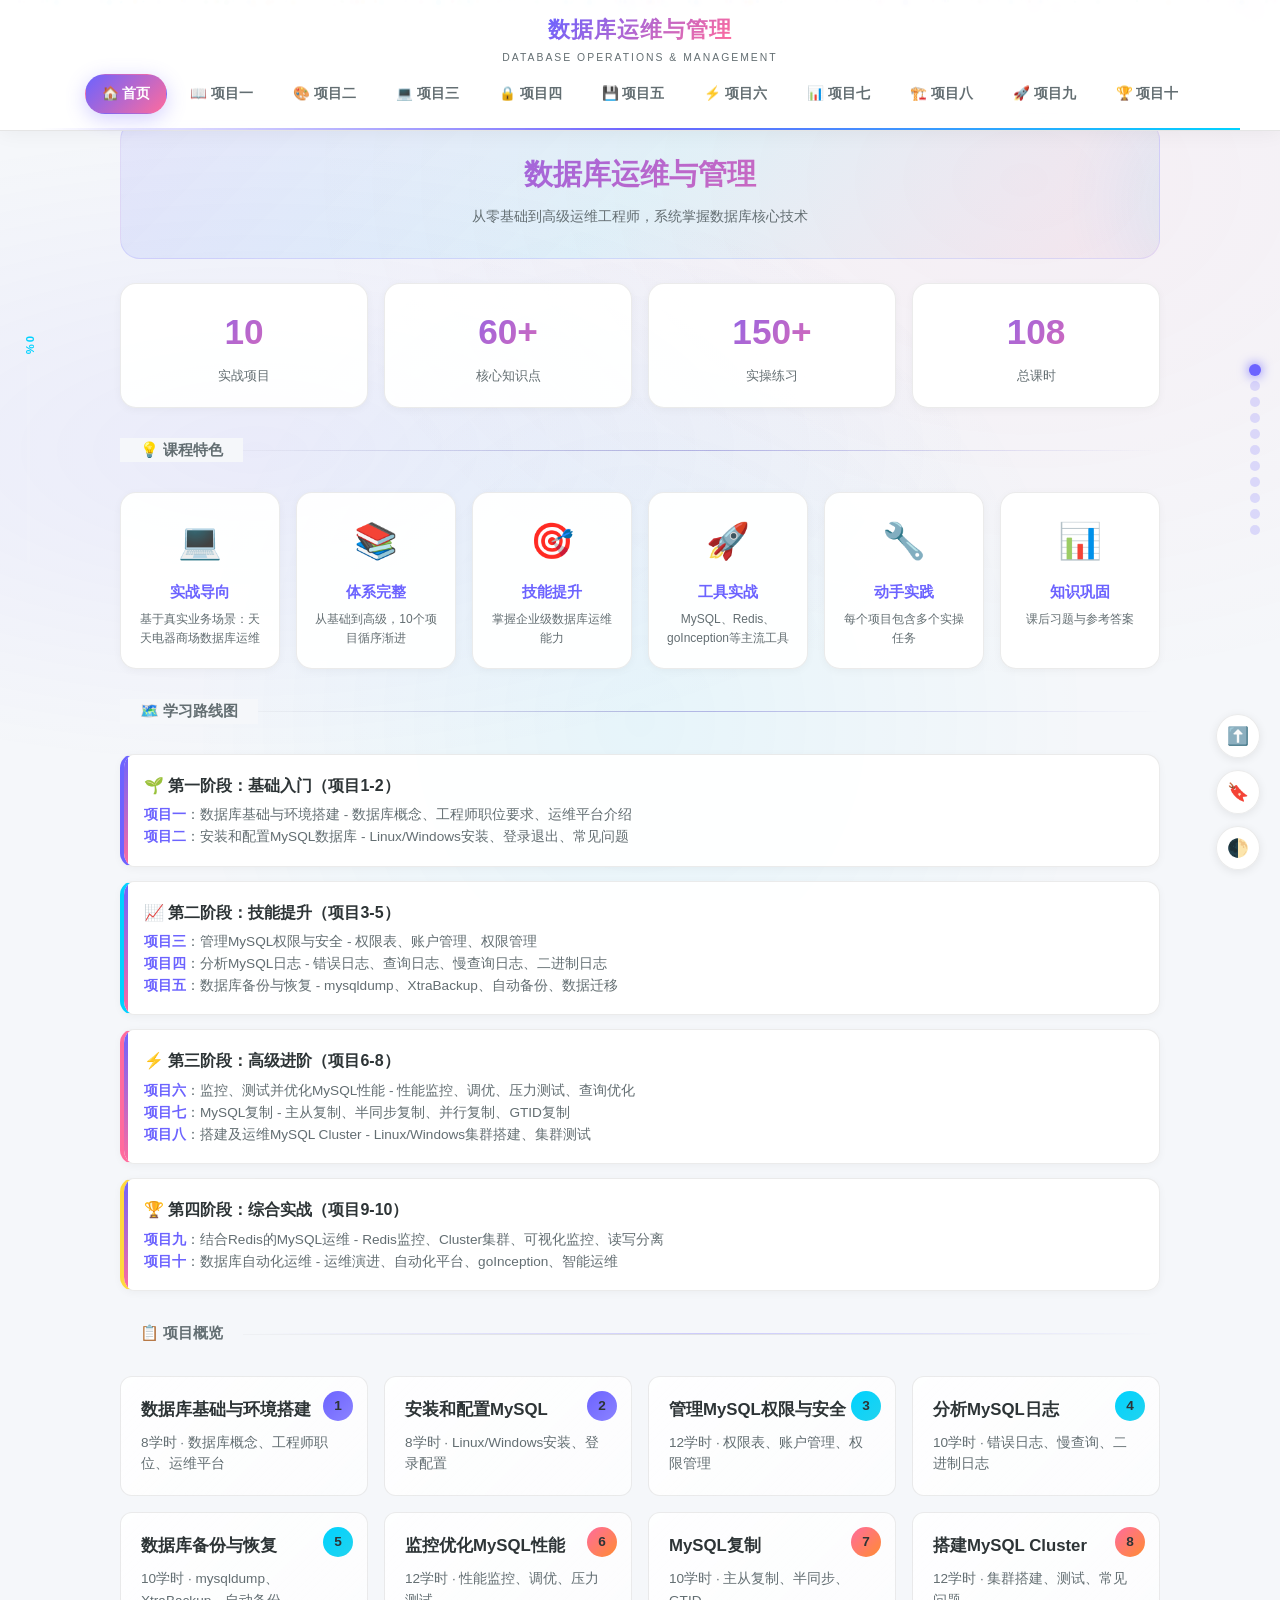
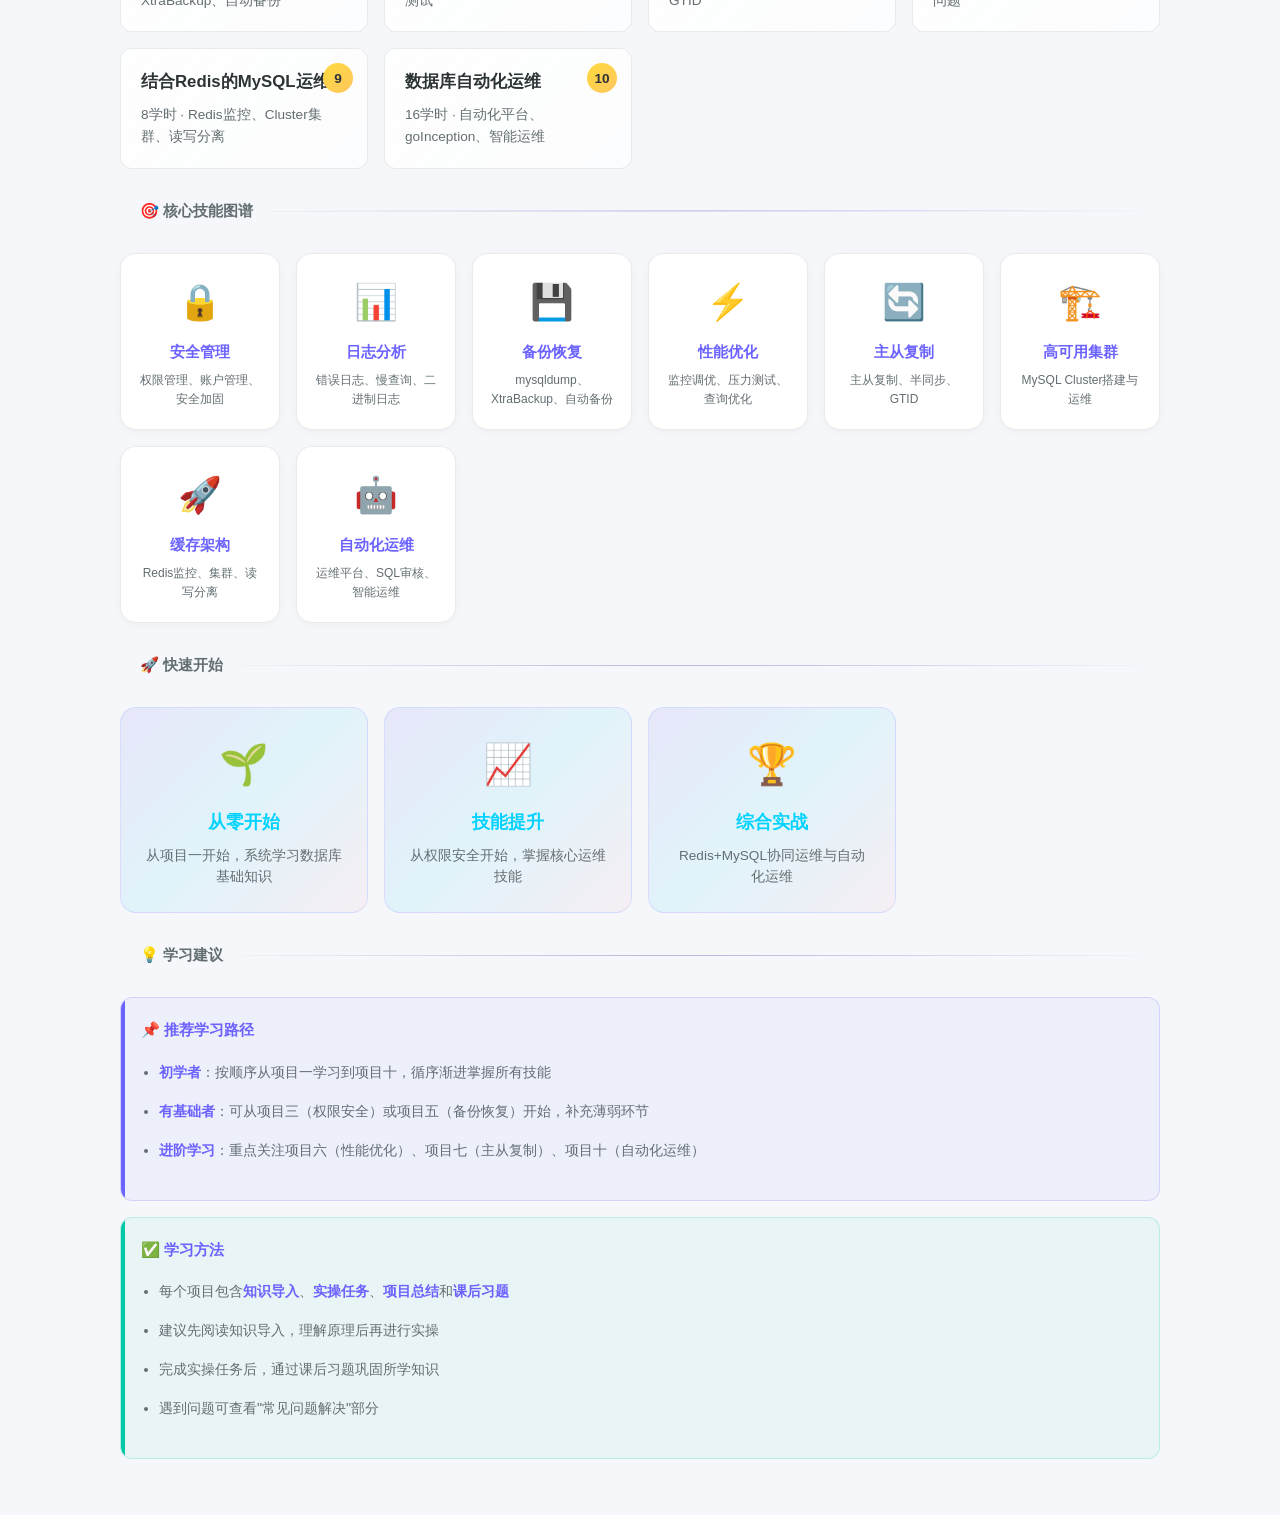
<file: courses/mms4/index.html>
<!DOCTYPE html>
<html lang="zh-CN">
<head>
<meta charset="UTF-8">
<meta name="viewport" content="width=device-width, initial-scale=1.0">
<title>数据库运维与管理 - 课程学习平台</title>
<style>
* { margin: 0; padding: 0; box-sizing: border-box; }
:root {
  --primary: #6C63FF;
  --primary-light: #8B83FF;
  --neon: #00D2FF;
  --accent: #FF6B9D;
  --success: #00C9A7;
  --warning: #FFC75F;
  --danger: #FF6B6B;
  --bg: #F5F7FA;
  --bg-card: rgba(255,255,255,0.95);
  --text: #2D3436;
  --text-secondary: #636E72;
  --border: rgba(0,0,0,0.08);
}

html { scroll-behavior: smooth; }
body {
  font-family: -apple-system, BlinkMacSystemFont, 'Segoe UI', 'Microsoft YaHei', sans-serif;
  background: var(--bg);
  color: var(--text);
  min-height: 100vh;
  line-height: 1.6;
  overflow-x: hidden;
}

/* 背景渐变 */
body::before {
  content: '';
  position: fixed;
  top: 0;
  left: 0;
  width: 100%;
  height: 100%;
  background:
    radial-gradient(ellipse at 20% 50%, rgba(108,99,255,0.08) 0%, transparent 50%),
    radial-gradient(ellipse at 80% 20%, rgba(255,107,157,0.06) 0%, transparent 50%),
    radial-gradient(ellipse at 50% 80%, rgba(0,210,255,0.06) 0%, transparent 50%);
  z-index: -1;
}

/* 粒子效果 */
/* 粒子效果 - 优化版 */
.particles {
  position: fixed;
  top: 0;
  left: 0;
  width: 100%;
  height: 100%;
  z-index: -1;
  overflow: hidden;
  pointer-events: none;
}

.particle {
  position: absolute;
  border-radius: 50%;
  animation: floatUp linear infinite;
  will-change: transform, opacity;
}

/* 粒子形状变体 */
.particle-square {
  border-radius: 2px;
}

.particle-diamond {
  border-radius: 2px;
  transform: rotate(45deg);
}

.particle-star {
  clip-path: polygon(50% 0%, 61% 35%, 98% 35%, 68% 57%, 79% 91%, 50% 70%, 21% 91%, 32% 57%, 2% 35%, 39% 35%);
}

/* 动画关键帧 - 多种效果 */
@keyframes floatUp {
  0% {
    transform: translateY(100vh) rotate(0deg) scale(1);
    opacity: 0;
  }
  10% { opacity: 1; }
  90% { opacity: 1; }
  100% {
    transform: translateY(-100px) rotate(720deg) scale(0.5);
    opacity: 0;
  }
}

@keyframes floatZigzag {
  0% {
    transform: translateY(100vh) translateX(0) rotate(0deg);
    opacity: 0;
  }
  10% { opacity: 1; }
  25% { transform: translateY(75vh) translateX(30px) rotate(90deg); }
  50% { transform: translateY(50vh) translateX(-30px) rotate(180deg); }
  75% { transform: translateY(25vh) translateX(30px) rotate(270deg); }
  90% { opacity: 1; }
  100% {
    transform: translateY(-100px) translateX(0) rotate(360deg);
    opacity: 0;
  }
}

@keyframes floatSpiral {
  0% {
    transform: translateY(100vh) rotate(0deg) scale(0.3);
    opacity: 0;
  }
  10% { opacity: 1; }
  50% { transform: translateY(50vh) rotate(360deg) scale(1); }
  90% { opacity: 1; }
  100% {
    transform: translateY(-100px) rotate(720deg) scale(0.3);
    opacity: 0;
  }
}

@keyframes floatPulse {
  0% {
    transform: translateY(100vh) scale(1);
    opacity: 0;
  }
  10% { opacity: 1; }
  50% { transform: translateY(50vh) scale(1.5); }
  90% { opacity: 1; }
  100% {
    transform: translateY(-100px) scale(1);
    opacity: 0;
  }
}

@keyframes floatDrift {
  0% {
    transform: translateY(100vh) translateX(0);
    opacity: 0;
  }
  10% { opacity: 1; }
  50% { transform: translateY(50vh) translateX(100px); }
  90% { opacity: 1; }
  100% {
    transform: translateY(-100px) translateX(-50px);
    opacity: 0;
  }
}

/* 闪烁效果 */
@keyframes twinkle {
  0%, 100% { opacity: 1; }
  50% { opacity: 0.3; }
}

/* 鼠标交互区域 */
.particles-interactive {
  pointer-events: auto;
}

.particles-interactive .particle {
  transition: transform 0.3s ease;
}

.particles-interactive .particle:hover {
  transform: scale(2) !important;
  z-index: 10;
}


/* 顶部导航 */
.top-nav {
  position: fixed;
  top: 0;
  left: 0;
  right: 0;
  z-index: 1000;
  background: rgba(255,255,255,0.95);
  backdrop-filter: blur(20px);
  border-bottom: 1px solid rgba(0,0,0,0.1);
  padding: 0;
  box-shadow: 0 2px 20px rgba(0,0,0,0.05);
}

.nav-container {
  max-width: 1200px;
  margin: 0 auto;
  display: flex;
  flex-direction: column;
  align-items: center;
  padding: 12px 20px 8px;
  position: relative;
}

.nav-brand-area {
  text-align: center;
  margin-bottom: 8px;
}

.nav-brand {
  font-size: 1.4rem;
  font-weight: 800;
  background: linear-gradient(135deg, var(--primary), var(--accent));
  -webkit-background-clip: text;
  -webkit-text-fill-color: transparent;
  background-clip: text;
  letter-spacing: 1px;
}

.nav-subtitle {
  display: block;
  font-size: 0.65rem;
  color: var(--text-secondary);
  letter-spacing: 2px;
  text-transform: uppercase;
  margin-top: 2px;
}

.nav-items {
  display: flex;
  gap: 6px;
  justify-content: center;
  flex-wrap: wrap;
  padding-bottom: 8px;
}

.nav-item {
  padding: 8px 16px;
  border-radius: 20px;
  cursor: pointer;
  font-size: 0.85rem;
  font-weight: 600;
  color: var(--text-secondary);
  transition: all 0.3s;
  white-space: nowrap;
  border: 1px solid transparent;
  position: relative;
  overflow: hidden;
}

.nav-item::before {
  content: '';
  position: absolute;
  top: 0;
  left: -100%;
  width: 100%;
  height: 100%;
  background: linear-gradient(90deg, transparent, rgba(108,99,255,0.1), transparent);
  transition: left 0.5s;
}

.nav-item:hover::before {
  left: 100%;
}

.nav-item:hover {
  background: rgba(108,99,255,0.1);
  border-color: rgba(108,99,255,0.3);
  transform: translateY(-2px);
  color: var(--primary);
  box-shadow: 0 5px 15px rgba(108,99,255,0.15);
}

.nav-item.active {
  background: linear-gradient(135deg, var(--primary), var(--accent));
  border-color: transparent;
  color: white;
  box-shadow: 0 5px 20px rgba(108,99,255,0.3);
}

/* 导航装饰线 */
.nav-container::after {
  content: '';
  position: absolute;
  bottom: 0;
  left: 0;
  right: 0;
  height: 2px;
  background: linear-gradient(90deg, transparent, var(--primary), var(--neon), var(--accent), transparent);
  animation: navGlow 3s linear infinite;
  background-size: 200% 100%;
}

@keyframes navGlow {
  0% { background-position: 0% 0%; }
  100% { background-position: 200% 0%; }
}

/* 移动端导航 */
.nav-toggle {
  display: none;
  background: none;
  border: none;
  color: var(--text);
  font-size: 1.5rem;
  cursor: pointer;
  padding: 4px 8px;
  position: absolute;
  right: 16px;
  top: 16px;
}

@media (max-width: 768px) {
  .nav-toggle { display: block; }
  .nav-items {
    display: none;
    flex-direction: column;
    width: 100%;
    gap: 4px;
  }
  .nav-items.show { display: flex; }
  .nav-item { text-align: center; }
}

/* 主内容区 */
.main-content {
  padding: 120px 80px 40px;
  max-width: 1200px;
  margin: 0 auto;
}

@media (max-width: 768px) {
  .main-content { padding: 100px 16px 30px; }
}

/* 内容区块 */
.content-section {
  display: none;
  animation: fadeIn 0.5s ease;
}

.content-section.active {
  display: block;
}

@keyframes fadeIn {
  from { opacity: 0; transform: translateY(20px); }
  to { opacity: 1; transform: translateY(0); }
}

/* 页面头部 */
.page-header {
  text-align: center;
  padding: 30px 20px;
  background: linear-gradient(135deg, rgba(108,99,255,0.12), rgba(0,210,255,0.08), rgba(255,107,157,0.08));
  border-radius: 20px;
  margin-bottom: 24px;
  border: 1px solid rgba(108,99,255,0.15);
  position: relative;
  overflow: hidden;
}

.page-header::before {
  content: '';
  position: absolute;
  top: -50%;
  right: -20%;
  width: 300px;
  height: 300px;
  background: radial-gradient(circle, rgba(0,210,255,0.1) 0%, transparent 70%);
  border-radius: 50%;
}

.page-header h1 {
  font-size: 1.8rem;
  font-weight: 800;
  margin-bottom: 8px;
  background: linear-gradient(135deg, var(--primary), var(--accent));
  -webkit-background-clip: text;
  -webkit-text-fill-color: transparent;
  background-clip: text;
  position: relative;
}

.page-header .subtitle {
  color: var(--text-secondary);
  font-size: 0.9rem;
  position: relative;
}

/* 卡片 */
.card {
  background: var(--bg-card);
  border-radius: 16px;
  padding: 24px;
  margin-bottom: 20px;
  border: 1px solid var(--border);
  transition: all 0.3s;
  position: relative;
  overflow: hidden;
  box-shadow: 0 2px 10px rgba(0,0,0,0.04);
}

.card::before {
  content: '';
  position: absolute;
  top: 0;
  left: 0;
  right: 0;
  height: 3px;
  background: linear-gradient(90deg, var(--primary), var(--neon), var(--accent));
}

.card:hover {
  border-color: rgba(108,99,255,0.3);
  box-shadow: 0 10px 40px rgba(108,99,255,0.12);
  transform: translateY(-3px);
}

.card-title {
  font-size: 1.15rem;
  font-weight: 700;
  margin-bottom: 16px;
  color: var(--neon);
  display: flex;
  align-items: center;
  gap: 10px;
}

.card-title .icon {
  font-size: 1.3rem;
}

/* 标签 */
.tags {
  display: flex;
  flex-wrap: wrap;
  gap: 8px;
  margin-bottom: 16px;
}

.tag {
  padding: 6px 14px;
  background: linear-gradient(135deg, rgba(108,99,255,0.1), rgba(0,210,255,0.08));
  border-radius: 20px;
  font-size: 0.8rem;
  color: var(--primary);
  border: 1px solid rgba(108,99,255,0.2);
  font-weight: 600;
}

/* 知识点网格 */
.knowledge-grid {
  display: grid;
  grid-template-columns: repeat(auto-fill, minmax(240px, 1fr));
  gap: 12px;
}

.knowledge-item {
  padding: 14px 18px;
  background: linear-gradient(135deg, rgba(108,99,255,0.06), rgba(0,210,255,0.04));
  border-radius: 12px;
  font-size: 0.9rem;
  display: flex;
  align-items: center;
  gap: 10px;
  border: 1px solid rgba(108,99,255,0.12);
  transition: all 0.3s;
}

.knowledge-item:hover {
  border-color: var(--primary);
  transform: translateX(5px);
  box-shadow: 0 5px 20px rgba(108,99,255,0.1);
  background: linear-gradient(135deg, rgba(108,99,255,0.1), rgba(0,210,255,0.06));
}

.knowledge-item .check {
  color: var(--success);
  font-weight: bold;
  font-size: 1.1rem;
}

/* 任务卡片 */
.tasks-grid {
  display: grid;
  grid-template-columns: repeat(auto-fill, minmax(200px, 1fr));
  gap: 16px;
}

.task-card {
  background: linear-gradient(135deg, rgba(108,99,255,0.08), rgba(255,107,157,0.06));
  border-radius: 14px;
  padding: 20px;
  border: 1px solid rgba(108,99,255,0.15);
  position: relative;
  transition: all 0.3s;
}

.task-card:hover {
  border-color: var(--primary);
  transform: translateY(-5px);
  box-shadow: 0 15px 40px rgba(108,99,255,0.15);
}

.task-card .task-num {
  position: absolute;
  top: 14px;
  right: 14px;
  width: 30px;
  height: 30px;
  background: linear-gradient(135deg, var(--primary), var(--accent));
  border-radius: 50%;
  display: flex;
  align-items: center;
  justify-content: center;
  font-size: 0.85rem;
  font-weight: 700;
}

.task-card h4 {
  font-size: 1.05rem;
  margin-bottom: 8px;
  color: var(--text);
}

.task-card p {
  font-size: 0.85rem;
  color: var(--text-secondary);
}

/* 代码块 - 白色背景 */
.code-block {
  background: #ffffff;
  border-radius: 12px;
  padding: 20px;
  margin: 16px 0;
  overflow-x: auto;
  border: 1px solid #e0e0e0;
  position: relative;
}

.code-block::before {
  content: '';
  position: absolute;
  top: 14px;
  left: 14px;
  width: 10px;
  height: 10px;
  background: #FF5F56;
  border-radius: 50%;
  box-shadow: 18px 0 0 #FFBD2E, 36px 0 0 #27C93F;
}

.code-block pre {
  font-family: 'Cascadia Code', 'Fira Code', Consolas, monospace;
  font-size: 0.85rem;
  line-height: 1.8;
  color: #2d3748;
  margin-top: 20px;
}

.code-block .keyword { color: #d53f8c; }
.code-block .string { color: #d69e2e; }
.code-block .comment { color: #a0aec0; }
.code-block .cmd { color: #38a169; }
.code-block .flag { color: #3182ce; }

.copy-btn {
  position: absolute;
  top: 10px;
  right: 10px;
  background: linear-gradient(135deg, var(--primary), var(--neon));
  color: white;
  border: none;
  padding: 6px 14px;
  border-radius: 8px;
  font-size: 0.75rem;
  cursor: pointer;
  opacity: 0.9;
  transition: all 0.3s;
}

.copy-btn:hover {
  opacity: 1;
  transform: scale(1.05);
}

/* 任务标签页 */
.task-tabs {
  display: flex;
  gap: 8px;
  margin-bottom: 20px;
  overflow-x: auto;
  padding-bottom: 4px;
  flex-wrap: wrap;
}

.task-tab {
  flex-shrink: 0;
  padding: 10px 18px;
  background: var(--bg-card);
  border: 1px solid var(--border);
  border-radius: 25px;
  cursor: pointer;
  font-size: 0.85rem;
  color: var(--text-secondary);
  transition: all 0.3s;
  font-weight: 500;
}

.task-tab:hover {
  border-color: var(--primary);
  color: var(--primary);
  background: rgba(108,99,255,0.05);
}

.task-tab.active {
  background: linear-gradient(135deg, var(--primary), var(--accent));
  border-color: transparent;
  color: white;
  box-shadow: 0 5px 15px rgba(108,99,255,0.3);
}

.task-content {
  display: none;
}

.task-content.active {
  display: block;
  animation: fadeIn 0.4s ease;
}

/* 进度条 */
.progress-bar {
  background: rgba(108,99,255,0.1);
  border-radius: 12px;
  height: 12px;
  overflow: hidden;
  cursor: pointer;
  margin-top: 16px;
  position: relative;
}

.progress-fill {
  height: 100%;
  background: linear-gradient(90deg, var(--primary), var(--neon), var(--success));
  border-radius: 12px;
  transition: width 0.5s ease;
  width: 0%;
  position: relative;
}

.progress-fill::after {
  content: '';
  position: absolute;
  top: 0;
  left: 0;
  right: 0;
  bottom: 0;
  background: linear-gradient(90deg, transparent, rgba(255,255,255,0.4), transparent);
  animation: shimmer 2s infinite;
}

@keyframes shimmer {
  0% { transform: translateX(-100%); }
  100% { transform: translateX(200%); }
}

.progress-text {
  text-align: center;
  margin-top: 10px;
  font-size: 0.85rem;
  color: var(--neon);
  font-weight: 600;
}

/* 底部导航 */
.bottom-nav {
  display: flex;
  justify-content: space-between;
  gap: 16px;
  margin-top: 24px;
}

.nav-btn {
  padding: 12px 24px;
  border: none;
  border-radius: 25px;
  cursor: pointer;
  font-size: 0.95rem;
  font-weight: 700;
  transition: all 0.3s;
  position: relative;
  overflow: hidden;
}

.nav-btn::before {
  content: '';
  position: absolute;
  top: 0;
  left: -100%;
  width: 100%;
  height: 100%;
  background: linear-gradient(90deg, transparent, rgba(255,255,255,0.25), transparent);
  transition: left 0.5s;
}

.nav-btn:hover::before {
  left: 100%;
}

.nav-btn.primary {
  background: linear-gradient(135deg, var(--primary), var(--accent));
  color: white;
  box-shadow: 0 8px 25px rgba(124,108,247,0.4);
}

.nav-btn.primary:hover {
  transform: translateY(-3px);
  box-shadow: 0 12px 35px rgba(124,108,247,0.5);
}

.nav-btn.secondary {
  background: var(--bg-card);
  color: var(--text);
  border: 1px solid var(--border);
  box-shadow: 0 2px 8px rgba(0,0,0,0.04);
}

.nav-btn.secondary:hover {
  background: rgba(108,99,255,0.08);
  border-color: var(--primary);
  color: var(--primary);
}

.nav-btn:disabled {
  opacity: 0.3;
  cursor: not-allowed;
}

/* 统计卡片 */
.stats-grid {
  display: grid;
  grid-template-columns: repeat(auto-fit, minmax(120px, 1fr));
  gap: 16px;
  margin: 20px 0;
}

.stat-card {
  text-align: center;
  padding: 20px 16px;
  background: var(--bg-card);
  border-radius: 16px;
  border: 1px solid var(--border);
  transition: all 0.3s;
  box-shadow: 0 2px 8px rgba(0,0,0,0.04);
}

.stat-card:hover {
  transform: translateY(-5px);
  border-color: var(--primary);
  box-shadow: 0 10px 30px rgba(108,99,255,0.12);
}

.stat-card .num {
  font-size: 2.2rem;
  font-weight: 800;
  background: linear-gradient(135deg, var(--primary), var(--accent));
  -webkit-background-clip: text;
  -webkit-text-fill-color: transparent;
  background-clip: text;
}

.stat-card .label {
  font-size: 0.8rem;
  color: var(--text-secondary);
  margin-top: 6px;
}

/* 特色卡片 */
.features-grid {
  display: grid;
  grid-template-columns: repeat(auto-fill, minmax(160px, 1fr));
  gap: 16px;
  margin: 20px 0;
}

.feature-card {
  text-align: center;
  padding: 20px 16px;
  background: var(--bg-card);
  border-radius: 16px;
  border: 1px solid var(--border);
  transition: all 0.3s;
  box-shadow: 0 2px 8px rgba(0,0,0,0.04);
}

.feature-card:hover {
  transform: translateY(-8px);
  border-color: var(--primary);
  box-shadow: 0 15px 40px rgba(108,99,255,0.15);
}

.feature-card .icon {
  font-size: 2.2rem;
  margin-bottom: 10px;
  display: block;
}

.feature-card .title {
  font-size: 0.95rem;
  font-weight: 700;
  color: var(--primary);
}

.feature-card .desc {
  font-size: 0.75rem;
  color: var(--text-secondary);
  margin-top: 6px;
}

/* 学习路径 */
.path-list {
  display: flex;
  flex-direction: column;
  gap: 14px;
}

.path-item {
  padding: 18px 20px;
  background: var(--bg-card);
  border-radius: 14px;
  border: 1px solid var(--border);
  cursor: pointer;
  transition: all 0.3s;
  position: relative;
  overflow: hidden;
  box-shadow: 0 2px 8px rgba(0,0,0,0.04);
}

.path-item::before {
  content: '';
  position: absolute;
  top: 0;
  left: 0;
  width: 4px;
  height: 100%;
  background: linear-gradient(to bottom, var(--primary), var(--accent));
}

.path-item:hover {
  border-color: var(--primary);
  transform: translateX(8px);
  box-shadow: 0 10px 30px rgba(108,99,255,0.12);
}

.path-item h4 {
  font-size: 1rem;
  margin-bottom: 6px;
  color: var(--text);
}

.path-item p {
  font-size: 0.85rem;
  color: var(--text-secondary);
}

/* 快速入口 */
.actions-grid {
  display: grid;
  grid-template-columns: repeat(auto-fill, minmax(220px, 1fr));
  gap: 16px;
  margin: 20px 0;
}

.action-card {
  padding: 24px;
  background: linear-gradient(135deg, rgba(108,99,255,0.1), rgba(0,210,255,0.08), rgba(255,107,157,0.06));
  border-radius: 16px;
  border: 1px solid rgba(108,99,255,0.15);
  cursor: pointer;
  transition: all 0.3s;
  text-align: center;
}

.action-card:hover {
  border-color: var(--primary);
  transform: translateY(-8px);
  box-shadow: 0 15px 40px rgba(108,99,255,0.2);
}

.action-card .emoji {
  font-size: 2.5rem;
  margin-bottom: 12px;
  display: inline-block;
  animation: bounce 2s infinite;
}

@keyframes bounce {
  0%, 100% { transform: translateY(0); }
  50% { transform: translateY(-10px); }
}

.action-card h3 {
  font-size: 1.1rem;
  margin-bottom: 8px;
  color: var(--neon);
}

.action-card p {
  font-size: 0.85rem;
  color: var(--text-secondary);
}

/* 提示框 */
.tip-box {
  padding: 18px;
  border-radius: 12px;
  margin-bottom: 18px;
}

.tip-box.info {
  background: rgba(108,99,255,0.08);
  border-left: 4px solid var(--primary);
}

.tip-box.success {
  background: rgba(0,201,167,0.08);
  border-left: 4px solid var(--success);
}

.tip-box h4 {
  font-size: 0.95rem;
  margin-bottom: 10px;
  color: var(--primary);
}

.tip-box p,
.tip-box ul {
  font-size: 0.9rem;
  color: var(--text-secondary);
  line-height: 1.8;
}

.tip-box ul {
  padding-left: 18px;
}

.tip-box li {
  margin-bottom: 4px;
}

/* 习题 */
.quiz-card {
  background: var(--bg-card);
  border-radius: 14px;
  padding: 22px;
  margin-bottom: 18px;
  border: 1px solid var(--border);
  box-shadow: 0 2px 8px rgba(0,0,0,0.04);
}

.quiz-question {
  font-size: 0.95rem;
  font-weight: 600;
  margin-bottom: 14px;
  display: flex;
  gap: 10px;
}

.quiz-question .q-num {
  background: linear-gradient(135deg, var(--primary), var(--accent));
  color: white;
  width: 26px;
  height: 26px;
  border-radius: 50%;
  display: flex;
  align-items: center;
  justify-content: center;
  font-size: 0.8rem;
  flex-shrink: 0;
}

.quiz-options {
  display: flex;
  flex-direction: column;
  gap: 10px;
}

.quiz-option {
  padding: 12px 16px;
  background: rgba(108,99,255,0.03);
  border: 1px solid var(--border);
  border-radius: 10px;
  cursor: pointer;
  transition: all 0.3s;
  display: flex;
  align-items: center;
  gap: 12px;
  font-size: 0.9rem;
}

.quiz-option:hover {
  background: rgba(108,99,255,0.08);
  border-color: rgba(108,99,255,0.3);
}

.quiz-option.selected {
  background: rgba(124,108,247,0.25);
  border-color: var(--primary);
}

.quiz-option.correct {
  background: rgba(46,216,164,0.25);
  border-color: var(--success);
}

.quiz-option.wrong {
  background: rgba(255,107,107,0.25);
  border-color: var(--danger);
}

.quiz-option .opt-letter {
  width: 24px;
  height: 24px;
  border-radius: 50%;
  background: rgba(255,255,255,0.15);
  display: flex;
  align-items: center;
  justify-content: center;
  font-size: 0.75rem;
  font-weight: 600;
  flex-shrink: 0;
}

.homework-answer {
  display: none;
  margin-top: 14px;
  padding: 14px;
  background: rgba(46,216,164,0.15);
  border: 1px solid rgba(46,216,164,0.3);
  border-radius: 10px;
}

.homework-answer p {
  font-size: 0.9rem;
  color: var(--text-secondary);
  line-height: 1.6;
}

/* 填空题 */
.fill-input {
  width: 100%;
  padding: 12px 16px;
  background: rgba(108,99,255,0.04);
  border: 1px solid var(--border);
  border-radius: 10px;
  color: var(--text);
  font-size: 0.9rem;
  outline: none;
  transition: all 0.3s;
}

.fill-input:focus {
  border-color: var(--primary);
  box-shadow: 0 0 15px rgba(108,99,255,0.15);
  background: rgba(108,99,255,0.06);
}

.fill-input::placeholder {
  color: var(--text-secondary);
}

.fill-submit-btn {
  margin-top: 10px;
  padding: 8px 20px;
  background: linear-gradient(135deg, var(--primary), var(--accent));
  color: white;
  border: none;
  border-radius: 8px;
  font-size: 0.85rem;
  font-weight: 600;
  cursor: pointer;
  transition: all 0.3s;
  font-family: inherit;
}

.fill-submit-btn:hover {
  transform: translateY(-2px);
  box-shadow: 0 5px 15px rgba(108,99,255,0.3);
}

.fill-submit-btn:disabled {
  opacity: 0.5;
  cursor: not-allowed;
  transform: none;
  box-shadow: none;
}

/* 总结卡片 */
.summary-card {
  background: linear-gradient(135deg, rgba(108,99,255,0.06), rgba(0,210,255,0.04));
  border-radius: 14px;
  padding: 22px;
  margin-bottom: 18px;
  border: 1px solid rgba(108,99,255,0.12);
}

.summary-card h4 {
  font-size: 1.05rem;
  color: var(--neon);
  margin-bottom: 14px;
}

.summary-list {
  list-style: none;
}

.summary-list li {
  padding: 10px 0;
  border-bottom: 1px solid rgba(255,255,255,0.08);
  font-size: 0.9rem;
  color: var(--text-secondary);
  line-height: 1.7;
}

.summary-list li:last-child {
  border-bottom: none;
}

.summary-list li strong {
  color: var(--text);
}

/* 分隔线 */
.divider {
  display: flex;
  align-items: center;
  gap: 14px;
  margin: 24px 0 20px;
}

.divider::before,
.divider::after {
  content: '';
  flex: 1;
  height: 1px;
  background: linear-gradient(90deg, transparent, rgba(108,99,255,0.3), transparent);
}

.divider span {
  font-size: 0.95rem;
  font-weight: 700;
  color: var(--primary);
  white-space: nowrap;
}

/* 清单 */
.checklist {
  display: flex;
  flex-direction: column;
  gap: 12px;
}

.checklist-item {
  display: flex;
  align-items: center;
  gap: 12px;
  padding: 12px 16px;
  background: rgba(0,201,167,0.06);
  border-radius: 10px;
  font-size: 0.9rem;
  border: 1px solid rgba(0,201,167,0.15);
  transition: all 0.3s;
}

.checklist-item:hover {
  background: rgba(0,201,167,0.1);
  transform: translateX(5px);
  border-color: var(--success);
}

.checklist-item .icon {
  color: var(--success);
  font-size: 1.1rem;
}

/* 响应式 */
@media (max-width: 768px) {
  .stats-grid { grid-template-columns: repeat(2, 1fr); }
  .features-grid { grid-template-columns: repeat(2, 1fr); }
  .tasks-grid { grid-template-columns: 1fr; }
  .knowledge-grid { grid-template-columns: 1fr; }
  .actions-grid { grid-template-columns: 1fr; }
  .bottom-nav { flex-direction: column; }
  .nav-btn { width: 100%; text-align: center; }
  .page-header h1 { font-size: 1.4rem; }
}

@media (max-width: 480px) {
  .features-grid { grid-template-columns: repeat(2, 1fr); }
  .stats-grid { grid-template-columns: repeat(2, 1fr); }
  .stat-card .num { font-size: 1.8rem; }
}

/* 左侧阅读进度 */
.reading-progress {
  position: fixed;
  left: 20px;
  top: 50%;
  transform: translateY(-50%);
  z-index: 100;
  display: flex;
  flex-direction: column;
  align-items: center;
  gap: 8px;
}

.progress-line {
  width: 3px;
  height: 200px;
  background: rgba(255,255,255,0.1);
  border-radius: 2px;
  position: relative;
  overflow: hidden;
}

.progress-line-fill {
  position: absolute;
  bottom: 0;
  width: 100%;
  background: linear-gradient(to top, var(--primary), var(--neon));
  border-radius: 2px;
  transition: height 0.3s;
  height: 0%;
}

.progress-percent {
  font-size: 0.7rem;
  color: var(--neon);
  font-weight: 600;
  writing-mode: vertical-rl;
  text-orientation: mixed;
  letter-spacing: 2px;
}

/* 右侧快捷按钮 */
.side-actions {
  position: fixed;
  right: 20px;
  bottom: 30px;
  z-index: 100;
  display: flex;
  flex-direction: column;
  gap: 12px;
}

.side-btn {
  width: 44px;
  height: 44px;
  border-radius: 50%;
  background: var(--bg-card);
  border: 1px solid var(--border);
  display: flex;
  align-items: center;
  justify-content: center;
  cursor: pointer;
  transition: all 0.3s;
  font-size: 1.1rem;
  box-shadow: 0 2px 10px rgba(0,0,0,0.08);
  position: relative;
}

.side-btn:hover {
  background: rgba(108,99,255,0.1);
  border-color: var(--primary);
  transform: scale(1.1);
  box-shadow: 0 5px 20px rgba(108,99,255,0.2);
}

.side-btn .tooltip {
  position: absolute;
  right: 55px;
  background: rgba(0,0,0,0.8);
  color: white;
  padding: 6px 12px;
  border-radius: 6px;
  font-size: 0.75rem;
  white-space: nowrap;
  opacity: 0;
  pointer-events: none;
  transition: opacity 0.3s;
}

.side-btn:hover .tooltip {
  opacity: 1;
}

/* 章节快速导航面板 */
.chapter-nav {
  position: fixed;
  right: 20px;
  top: 50%;
  transform: translateY(-50%);
  z-index: 100;
  display: flex;
  flex-direction: column;
  gap: 6px;
}

.chapter-dot {
  width: 10px;
  height: 10px;
  border-radius: 50%;
  background: rgba(108,99,255,0.2);
  cursor: pointer;
  transition: all 0.3s;
  position: relative;
}

.chapter-dot:hover {
  background: var(--primary);
  transform: scale(1.3);
}

.chapter-dot.active {
  background: var(--primary);
  box-shadow: 0 0 10px var(--primary);
  transform: scale(1.2);
}

.chapter-dot .dot-label {
  position: absolute;
  right: 20px;
  top: 50%;
  transform: translateY(-50%);
  background: rgba(0,0,0,0.8);
  color: white;
  padding: 4px 10px;
  border-radius: 4px;
  font-size: 0.7rem;
  white-space: nowrap;
  opacity: 0;
  pointer-events: none;
  transition: opacity 0.3s;
}

.chapter-dot:hover .dot-label {
  opacity: 1;
}

@media (max-width: 1200px) {
  .reading-progress { display: none; }
  .chapter-nav { display: none; }
}

@media (max-width: 768px) {
  .side-actions { right: 12px; bottom: 20px; }
  .side-btn { width: 38px; height: 38px; font-size: 0.9rem; }
}


/* 增强样式 */
/* 增强样式 - 应用到所有项目 */

/* 改进的任务卡片样式 */
.task-card {
  background: linear-gradient(135deg, rgba(255,255,255,0.9), rgba(255,255,255,0.7));
  border: 1px solid rgba(0,0,0,0.08);
  border-radius: 12px;
  padding: 20px;
  transition: all 0.3s ease;
  position: relative;
  overflow: hidden;
}

.task-card::before {
  content: '';
  position: absolute;
  top: 0;
  left: 0;
  width: 100%;
  height: 4px;
  background: linear-gradient(90deg, var(--primary), var(--neon));
  transform: scaleX(0);
  transform-origin: left;
  transition: transform 0.3s ease;
}

.task-card:hover {
  transform: translateY(-5px);
  box-shadow: 0 10px 30px rgba(108,99,255,0.15);
  border-color: rgba(108,99,255,0.3);
}

.task-card:hover::before {
  transform: scaleX(1);
}

/* 改进的知识点网格 */
.knowledge-item {
  background: rgba(255,255,255,0.8);
  border: 1px solid rgba(0,0,0,0.05);
  border-radius: 8px;
  padding: 12px 16px;
  transition: all 0.3s ease;
}

.knowledge-item:hover {
  background: rgba(108,99,255,0.05);
  border-color: rgba(108,99,255,0.2);
  transform: translateX(5px);
}

/* 改进的代码块样式 */
.code-block {
  background: linear-gradient(135deg, #1e1e2e, #2d2d3d);
  border-radius: 12px;
  padding: 20px;
  margin: 16px 0;
  position: relative;
  overflow: hidden;
}

.code-block::before {
  content: '';
  position: absolute;
  top: 0;
  left: 0;
  width: 100%;
  height: 3px;
  background: linear-gradient(90deg, #6C63FF, #00D2FF, #FF6B9D);
}

.code-block pre {
  color: #e0e0e0;
  font-family: 'Consolas', 'Monaco', 'Courier New', monospace;
  font-size: 14px;
  line-height: 1.6;
  overflow-x: auto;
}

/* 改进的提示框样式 */
.tip-box {
  border-radius: 12px;
  padding: 20px;
  margin: 16px 0;
  position: relative;
  overflow: hidden;
}

.tip-box::before {
  content: '';
  position: absolute;
  top: 0;
  left: 0;
  width: 4px;
  height: 100%;
}

.tip-box.info {
  background: rgba(108,99,255,0.05);
  border: 1px solid rgba(108,99,255,0.2);
}

.tip-box.info::before {
  background: var(--primary);
}

.tip-box.success {
  background: rgba(0,201,167,0.05);
  border: 1px solid rgba(0,201,167,0.2);
}

.tip-box.success::before {
  background: var(--success);
}

.tip-box.warning {
  background: rgba(255,199,95,0.05);
  border: 1px solid rgba(255,199,95,0.2);
}

.tip-box.warning::before {
  background: var(--warning);
}

/* 改进的总结卡片 */
.summary-card {
  background: rgba(255,255,255,0.9);
  border: 1px solid rgba(0,0,0,0.08);
  border-radius: 12px;
  padding: 20px;
  margin: 16px 0;
  box-shadow: 0 4px 15px rgba(0,0,0,0.05);
}

.summary-card h4 {
  color: var(--primary);
  margin-bottom: 12px;
  font-size: 1.1rem;
}

.summary-list li {
  padding: 8px 0;
  border-bottom: 1px solid rgba(0,0,0,0.05);
}

.summary-list li:last-child {
  border-bottom: none;
}

/* 改进的测验卡片 */
.quiz-card {
  background: rgba(255,255,255,0.9);
  border: 1px solid rgba(0,0,0,0.08);
  border-radius: 12px;
  padding: 20px;
  margin: 16px 0;
  transition: all 0.3s ease;
}

.quiz-card:hover {
  box-shadow: 0 5px 20px rgba(0,0,0,0.08);
}

.quiz-question {
  font-weight: 600;
  margin-bottom: 12px;
}

.q-num {
  display: inline-block;
  width: 28px;
  height: 28px;
  background: linear-gradient(135deg, var(--primary), var(--neon));
  color: white;
  border-radius: 50%;
  text-align: center;
  line-height: 28px;
  margin-right: 10px;
  font-size: 14px;
}

/* 改进的选项样式 */
.quiz-option {
  background: rgba(255,255,255,0.8);
  border: 2px solid rgba(0,0,0,0.1);
  border-radius: 8px;
  padding: 12px 16px;
  margin: 8px 0;
  cursor: pointer;
  transition: all 0.3s ease;
}

.quiz-option:hover {
  border-color: var(--primary);
  background: rgba(108,99,255,0.05);
}

.quiz-option.selected {
  border-color: var(--primary);
  background: rgba(108,99,255,0.1);
}

.quiz-option.correct {
  border-color: var(--success);
  background: rgba(0,201,167,0.1);
}

.quiz-option.wrong {
  border-color: var(--danger);
  background: rgba(255,107,107,0.1);
}

/* 改进的导航按钮 */
.bottom-nav {
  display: flex;
  justify-content: space-between;
  margin-top: 30px;
  padding-top: 20px;
  border-top: 1px solid rgba(0,0,0,0.08);
}

.nav-btn {
  padding: 12px 24px;
  border-radius: 8px;
  font-weight: 600;
  cursor: pointer;
  transition: all 0.3s ease;
  border: none;
  font-size: 14px;
}

.nav-btn.primary {
  background: linear-gradient(135deg, var(--primary), var(--neon));
  color: white;
}

.nav-btn.primary:hover {
  transform: translateY(-2px);
  box-shadow: 0 5px 15px rgba(108,99,255,0.3);
}

.nav-btn.secondary {
  background: rgba(255,255,255,0.9);
  color: var(--text);
  border: 1px solid rgba(0,0,0,0.1);
}

.nav-btn.secondary:hover {
  background: rgba(108,99,255,0.05);
  border-color: var(--primary);
}

/* 改进的标签样式 */
.tag {
  display: inline-block;
  padding: 4px 12px;
  background: rgba(108,99,255,0.1);
  color: var(--primary);
  border-radius: 20px;
  font-size: 12px;
  font-weight: 600;
  margin: 4px;
}

/* 改进的分隔线 */
.divider {
  text-align: center;
  margin: 30px 0;
  position: relative;
}

.divider::before {
  content: '';
  position: absolute;
  top: 50%;
  left: 0;
  width: 100%;
  height: 1px;
  background: linear-gradient(90deg, transparent, rgba(0,0,0,0.1), transparent);
}

.divider span {
  background: var(--bg);
  padding: 0 20px;
  position: relative;
  z-index: 1;
  color: var(--text-secondary);
  font-weight: 600;
}

/* 改进的进度条 */
.progress-bar {
  background: rgba(0,0,0,0.05);
  border-radius: 10px;
  height: 8px;
  overflow: hidden;
  margin: 10px 0;
}

.progress-fill {
  background: linear-gradient(90deg, var(--primary), var(--neon));
  height: 100%;
  border-radius: 10px;
  transition: width 0.3s ease;
}

/* 改进的响应式设计 */
@media (max-width: 768px) {
  .tasks-grid {
    grid-template-columns: 1fr;
  }

  .knowledge-grid {
    grid-template-columns: 1fr;
  }

  .features-grid {
    grid-template-columns: 1fr 1fr;
  }

  .stats-grid {
    grid-template-columns: 1fr 1fr;
  }

  .actions-grid {
    grid-template-columns: 1fr;
  }

  .path-list {
    padding-left: 10px;
  }

  .nav-btn {
    padding: 10px 16px;
    font-size: 13px;
  }
}

@media (max-width: 480px) {
  .features-grid {
    grid-template-columns: 1fr;
  }

  .stats-grid {
    grid-template-columns: 1fr;
  }
}

/* 改进的动画效果 */
@keyframes fadeInUp {
  from {
    opacity: 0;
    transform: translateY(20px);
  }
  to {
    opacity: 1;
    transform: translateY(0);
  }
}

@keyframes fadeInLeft {
  from {
    opacity: 0;
    transform: translateX(-20px);
  }
  to {
    opacity: 1;
    transform: translateX(0);
  }
}

@keyframes fadeInRight {
  from {
    opacity: 0;
    transform: translateX(20px);
  }
  to {
    opacity: 1;
    transform: translateX(0);
  }
}

/* 应用动画到元素 */
.card {
  animation: fadeInUp 0.5s ease-out;
}

.task-card {
  animation: fadeInUp 0.5s ease-out;
}

.knowledge-item {
  animation: fadeInLeft 0.5s ease-out;
}

.tip-box {
  animation: fadeInRight 0.5s ease-out;
}

/* 改进的滚动条样式 */
::-webkit-scrollbar {
  width: 8px;
  height: 8px;
}

::-webkit-scrollbar-track {
  background: rgba(0,0,0,0.05);
  border-radius: 4px;
}

::-webkit-scrollbar-thumb {
  background: rgba(108,99,255,0.3);
  border-radius: 4px;
}

::-webkit-scrollbar-thumb:hover {
  background: rgba(108,99,255,0.5);
}

/* 改进的选中文本样式 */
::selection {
  background: rgba(108,99,255,0.2);
  color: var(--text);
}

/* 改进的链接样式 */
a {
  color: var(--primary);
  text-decoration: none;
  transition: color 0.3s ease;
}

a:hover {
  color: var(--neon);
}

/* 改进的表格样式 */
table {
  width: 100%;
  border-collapse: collapse;
  margin: 16px 0;
  background: rgba(255,255,255,0.9);
  border-radius: 8px;
  overflow: hidden;
  box-shadow: 0 2px 10px rgba(0,0,0,0.05);
}

th, td {
  padding: 12px 16px;
  text-align: left;
  border-bottom: 1px solid rgba(0,0,0,0.05);
}

th {
  background: rgba(108,99,255,0.1);
  font-weight: 600;
  color: var(--primary);
}

tr:hover {
  background: rgba(108,99,255,0.02);
}

/* 改进的列表样式 */
ul, ol {
  padding-left: 20px;
  margin: 12px 0;
}

li {
  padding: 6px 0;
  line-height: 1.6;
}

/* 改进的强调文本 */
strong {
  color: var(--primary);
  font-weight: 600;
}

code {
  background: rgba(108,99,255,0.1);
  color: var(--primary);
  padding: 2px 6px;
  border-radius: 4px;
  font-family: 'Consolas', 'Monaco', 'Courier New', monospace;
  font-size: 0.9em;
}

/* 改进的图片样式 */
img {
  max-width: 100%;
  height: auto;
  border-radius: 8px;
  box-shadow: 0 4px 15px rgba(0,0,0,0.1);
  margin: 16px 0;
}

/* 改进的引用块 */
blockquote {
  background: rgba(108,99,255,0.05);
  border-left: 4px solid var(--primary);
  padding: 16px 20px;
  margin: 16px 0;
  border-radius: 0 8px 8px 0;
  font-style: italic;
  color: var(--text-secondary);
}

</style>
</head>
<body>

<!-- 粒子效果 -->
<div class="particles" id="particles"></div>

<!-- 左侧阅读进度 -->
<div class="reading-progress">
  <div class="progress-percent" id="progressPercent">0%</div>
  <div class="progress-line">
    <div class="progress-line-fill" id="progressLineFill"></div>
  </div>
</div>

<!-- 右侧章节导航 -->
<div class="chapter-nav" id="chapterNav">
  <div class="chapter-dot active" data-target="home" onclick="navigateTo('home')"><span class="dot-label">首页</span></div>
  <div class="chapter-dot" data-target="project1" onclick="navigateTo('project1')"><span class="dot-label">项目一</span></div>
  <div class="chapter-dot" data-target="project2" onclick="navigateTo('project2')"><span class="dot-label">项目二</span></div>
  <div class="chapter-dot" data-target="project3" onclick="navigateTo('project3')"><span class="dot-label">项目三</span></div>
  <div class="chapter-dot" data-target="project4" onclick="navigateTo('project4')"><span class="dot-label">项目四</span></div>
  <div class="chapter-dot" data-target="project5" onclick="navigateTo('project5')"><span class="dot-label">项目五</span></div>
  <div class="chapter-dot" data-target="project6" onclick="navigateTo('project6')"><span class="dot-label">项目六</span></div>
  <div class="chapter-dot" data-target="project7" onclick="navigateTo('project7')"><span class="dot-label">项目七</span></div>
  <div class="chapter-dot" data-target="project8" onclick="navigateTo('project8')"><span class="dot-label">项目八</span></div>
  <div class="chapter-dot" data-target="project9" onclick="navigateTo('project9')"><span class="dot-label">项目九</span></div>
  <div class="chapter-dot" data-target="project10" onclick="navigateTo('project10')"><span class="dot-label">项目十</span></div>
</div>

<!-- 右侧快捷按钮 -->
<div class="side-actions">
  <div class="side-btn" onclick="scrollToTop()">
    ⬆️
    <span class="tooltip">返回顶部</span>
  </div>
  <div class="side-btn" onclick="toggleBookmark()">
    🔖
    <span class="tooltip">收藏本页</span>
  </div>
  <div class="side-btn" onclick="toggleTheme()">
    🌓
    <span class="tooltip">切换主题</span>
  </div>
</div>

<!-- 顶部导航 -->
<nav class="top-nav">
  <div class="nav-container">
    <button class="nav-toggle" onclick="toggleNav()">☰</button>
    <div class="nav-brand-area">
      <span class="nav-brand">数据库运维与管理</span>
      <span class="nav-subtitle">Database Operations & Management</span>
    </div>
    <div class="nav-items" id="navItems">
      <div class="nav-item active" data-target="home" onclick="navigateTo('home')">🏠 首页</div>
      <div class="nav-item" data-target="project1" onclick="navigateTo('project1')">📖 项目一</div>
      <div class="nav-item" data-target="project2" onclick="navigateTo('project2')">🎨 项目二</div>
      <div class="nav-item" data-target="project3" onclick="navigateTo('project3')">💻 项目三</div>
      <div class="nav-item" data-target="project4" onclick="navigateTo('project4')">🔒 项目四</div>
      <div class="nav-item" data-target="project5" onclick="navigateTo('project5')">💾 项目五</div>
      <div class="nav-item" data-target="project6" onclick="navigateTo('project6')">⚡ 项目六</div>
      <div class="nav-item" data-target="project7" onclick="navigateTo('project7')">📊 项目七</div>
      <div class="nav-item" data-target="project8" onclick="navigateTo('project8')">🏗️ 项目八</div>
      <div class="nav-item" data-target="project9" onclick="navigateTo('project9')">🚀 项目九</div>
      <div class="nav-item" data-target="project10" onclick="navigateTo('project10')">🏆 项目十</div>
    </div>
  </div>
</nav>

<main class="main-content">

<!-- 首页 -->
<section id="home" class="content-section active">
  <div class="page-header">
    <h1>数据库运维与管理</h1>
    <p class="subtitle">从零基础到高级运维工程师，系统掌握数据库核心技术</p>
  </div>

  <!-- 课程统计 -->
  <div class="stats-grid">
    <div class="stat-card"><div class="num">10</div><div class="label">实战项目</div></div>
    <div class="stat-card"><div class="num">60+</div><div class="label">核心知识点</div></div>
    <div class="stat-card"><div class="num">150+</div><div class="label">实操练习</div></div>
    <div class="stat-card"><div class="num">108</div><div class="label">总课时</div></div>
  </div>

  <!-- 课程特色 -->
  <div class="divider"><span>💡 课程特色</span></div>
  <div class="features-grid">
    <div class="feature-card"><span class="icon">💻</span><div class="title">实战导向</div><div class="desc">基于真实业务场景：天天电器商场数据库运维</div></div>
    <div class="feature-card"><span class="icon">📚</span><div class="title">体系完整</div><div class="desc">从基础到高级，10个项目循序渐进</div></div>
    <div class="feature-card"><span class="icon">🎯</span><div class="title">技能提升</div><div class="desc">掌握企业级数据库运维能力</div></div>
    <div class="feature-card"><span class="icon">🚀</span><div class="title">工具实战</div><div class="desc">MySQL、Redis、goInception等主流工具</div></div>
    <div class="feature-card"><span class="icon">🔧</span><div class="title">动手实践</div><div class="desc">每个项目包含多个实操任务</div></div>
    <div class="feature-card"><span class="icon">📊</span><div class="title">知识巩固</div><div class="desc">课后习题与参考答案</div></div>
  </div>

  <!-- 学习路线图 -->
  <div class="divider"><span>🗺️ 学习路线图</span></div>
  <div class="path-list">
    <div class="path-item" onclick="navigateTo('project1')" style="border-left: 4px solid #6C63FF;">
      <h4>🌱 第一阶段：基础入门（项目1-2）</h4>
      <p><strong>项目一</strong>：数据库基础与环境搭建 - 数据库概念、工程师职位要求、运维平台介绍</p>
      <p><strong>项目二</strong>：安装和配置MySQL数据库 - Linux/Windows安装、登录退出、常见问题</p>
    </div>
    <div class="path-item" onclick="navigateTo('project3')" style="border-left: 4px solid #00D2FF;">
      <h4>📈 第二阶段：技能提升（项目3-5）</h4>
      <p><strong>项目三</strong>：管理MySQL权限与安全 - 权限表、账户管理、权限管理</p>
      <p><strong>项目四</strong>：分析MySQL日志 - 错误日志、查询日志、慢查询日志、二进制日志</p>
      <p><strong>项目五</strong>：数据库备份与恢复 - mysqldump、XtraBackup、自动备份、数据迁移</p>
    </div>
    <div class="path-item" onclick="navigateTo('project6')" style="border-left: 4px solid #FF6B9D;">
      <h4>⚡ 第三阶段：高级进阶（项目6-8）</h4>
      <p><strong>项目六</strong>：监控、测试并优化MySQL性能 - 性能监控、调优、压力测试、查询优化</p>
      <p><strong>项目七</strong>：MySQL复制 - 主从复制、半同步复制、并行复制、GTID复制</p>
      <p><strong>项目八</strong>：搭建及运维MySQL Cluster - Linux/Windows集群搭建、集群测试</p>
    </div>
    <div class="path-item" onclick="navigateTo('project9')" style="border-left: 4px solid #FFD93D;">
      <h4>🏆 第四阶段：综合实战（项目9-10）</h4>
      <p><strong>项目九</strong>：结合Redis的MySQL运维 - Redis监控、Cluster集群、可视化监控、读写分离</p>
      <p><strong>项目十</strong>：数据库自动化运维 - 运维演进、自动化平台、goInception、智能运维</p>
    </div>
  </div>

  <!-- 项目概览 -->
  <div class="divider"><span>📋 项目概览</span></div>
  <div class="tasks-grid">
    <div class="task-card" onclick="navigateTo('project1')" style="cursor:pointer;">
      <span class="task-num" style="background: linear-gradient(135deg, #6C63FF, #8B83FF);">1</span>
      <h4>数据库基础与环境搭建</h4>
      <p>8学时 · 数据库概念、工程师职位、运维平台</p>
    </div>
    <div class="task-card" onclick="navigateTo('project2')" style="cursor:pointer;">
      <span class="task-num" style="background: linear-gradient(135deg, #6C63FF, #8B83FF);">2</span>
      <h4>安装和配置MySQL</h4>
      <p>8学时 · Linux/Windows安装、登录配置</p>
    </div>
    <div class="task-card" onclick="navigateTo('project3')" style="cursor:pointer;">
      <span class="task-num" style="background: linear-gradient(135deg, #00D2FF, #22D3EE);">3</span>
      <h4>管理MySQL权限与安全</h4>
      <p>12学时 · 权限表、账户管理、权限管理</p>
    </div>
    <div class="task-card" onclick="navigateTo('project4')" style="cursor:pointer;">
      <span class="task-num" style="background: linear-gradient(135deg, #00D2FF, #22D3EE);">4</span>
      <h4>分析MySQL日志</h4>
      <p>10学时 · 错误日志、慢查询、二进制日志</p>
    </div>
    <div class="task-card" onclick="navigateTo('project5')" style="cursor:pointer;">
      <span class="task-num" style="background: linear-gradient(135deg, #00D2FF, #22D3EE);">5</span>
      <h4>数据库备份与恢复</h4>
      <p>10学时 · mysqldump、XtraBackup、自动备份</p>
    </div>
    <div class="task-card" onclick="navigateTo('project6')" style="cursor:pointer;">
      <span class="task-num" style="background: linear-gradient(135deg, #FF6B9D, #FF8C32);">6</span>
      <h4>监控优化MySQL性能</h4>
      <p>12学时 · 性能监控、调优、压力测试</p>
    </div>
    <div class="task-card" onclick="navigateTo('project7')" style="cursor:pointer;">
      <span class="task-num" style="background: linear-gradient(135deg, #FF6B9D, #FF8C32);">7</span>
      <h4>MySQL复制</h4>
      <p>10学时 · 主从复制、半同步、GTID</p>
    </div>
    <div class="task-card" onclick="navigateTo('project8')" style="cursor:pointer;">
      <span class="task-num" style="background: linear-gradient(135deg, #FF6B9D, #FF8C32);">8</span>
      <h4>搭建MySQL Cluster</h4>
      <p>12学时 · 集群搭建、测试、常见问题</p>
    </div>
    <div class="task-card" onclick="navigateTo('project9')" style="cursor:pointer;">
      <span class="task-num" style="background: linear-gradient(135deg, #FFD93D, #FFC75F);">9</span>
      <h4>结合Redis的MySQL运维</h4>
      <p>8学时 · Redis监控、Cluster集群、读写分离</p>
    </div>
    <div class="task-card" onclick="navigateTo('project10')" style="cursor:pointer;">
      <span class="task-num" style="background: linear-gradient(135deg, #FFD93D, #FFC75F);">10</span>
      <h4>数据库自动化运维</h4>
      <p>16学时 · 自动化平台、goInception、智能运维</p>
    </div>
  </div>

  <!-- 核心技能图谱 -->
  <div class="divider"><span>🎯 核心技能图谱</span></div>
  <div class="features-grid">
    <div class="feature-card" onclick="navigateTo('project3')" style="cursor:pointer;">
      <span class="icon">🔒</span>
      <div class="title">安全管理</div>
      <div class="desc">权限管理、账户管理、安全加固</div>
    </div>
    <div class="feature-card" onclick="navigateTo('project4')" style="cursor:pointer;">
      <span class="icon">📊</span>
      <div class="title">日志分析</div>
      <div class="desc">错误日志、慢查询、二进制日志</div>
    </div>
    <div class="feature-card" onclick="navigateTo('project5')" style="cursor:pointer;">
      <span class="icon">💾</span>
      <div class="title">备份恢复</div>
      <div class="desc">mysqldump、XtraBackup、自动备份</div>
    </div>
    <div class="feature-card" onclick="navigateTo('project6')" style="cursor:pointer;">
      <span class="icon">⚡</span>
      <div class="title">性能优化</div>
      <div class="desc">监控调优、压力测试、查询优化</div>
    </div>
    <div class="feature-card" onclick="navigateTo('project7')" style="cursor:pointer;">
      <span class="icon">🔄</span>
      <div class="title">主从复制</div>
      <div class="desc">主从复制、半同步、GTID</div>
    </div>
    <div class="feature-card" onclick="navigateTo('project8')" style="cursor:pointer;">
      <span class="icon">🏗️</span>
      <div class="title">高可用集群</div>
      <div class="desc">MySQL Cluster搭建与运维</div>
    </div>
    <div class="feature-card" onclick="navigateTo('project9')" style="cursor:pointer;">
      <span class="icon">🚀</span>
      <div class="title">缓存架构</div>
      <div class="desc">Redis监控、集群、读写分离</div>
    </div>
    <div class="feature-card" onclick="navigateTo('project10')" style="cursor:pointer;">
      <span class="icon">🤖</span>
      <div class="title">自动化运维</div>
      <div class="desc">运维平台、SQL审核、智能运维</div>
    </div>
  </div>

  <!-- 快速开始 -->
  <div class="divider"><span>🚀 快速开始</span></div>
  <div class="actions-grid">
    <div class="action-card" onclick="navigateTo('project1')">
      <span class="emoji">🌱</span>
      <h3>从零开始</h3>
      <p>从项目一开始，系统学习数据库基础知识</p>
    </div>
    <div class="action-card" onclick="navigateTo('project3')">
      <span class="emoji">📈</span>
      <h3>技能提升</h3>
      <p>从权限安全开始，掌握核心运维技能</p>
    </div>
    <div class="action-card" onclick="navigateTo('project9')">
      <span class="emoji">🏆</span>
      <h3>综合实战</h3>
      <p>Redis+MySQL协同运维与自动化运维</p>
    </div>
  </div>

  <!-- 学习建议 -->
  <div class="divider"><span>💡 学习建议</span></div>
  <div class="tip-box info">
    <h4>📌 推荐学习路径</h4>
    <ul>
      <li><strong>初学者</strong>：按顺序从项目一学习到项目十，循序渐进掌握所有技能</li>
      <li><strong>有基础者</strong>：可从项目三（权限安全）或项目五（备份恢复）开始，补充薄弱环节</li>
      <li><strong>进阶学习</strong>：重点关注项目六（性能优化）、项目七（主从复制）、项目十（自动化运维）</li>
    </ul>
  </div>
  <div class="tip-box success">
    <h4>✅ 学习方法</h4>
    <ul>
      <li>每个项目包含<strong>知识导入</strong>、<strong>实操任务</strong>、<strong>项目总结</strong>和<strong>课后习题</strong></li>
      <li>建议先阅读知识导入，理解原理后再进行实操</li>
      <li>完成实操任务后，通过课后习题巩固所学知识</li>
      <li>遇到问题可查看"常见问题解决"部分</li>
    </ul>
  </div>
</section>


<!-- 项目一 -->
<section id="project1" class="content-section">
  <div class="page-header"><h1>项目一：数据库基础与环境搭建</h1><p class="subtitle">📖 项目一 · 8学时</p></div>
  <div class="card">
    <div class="card-title"><span class="icon">📖</span>数据库基础与环境搭建</div>
    <div class="tags"><span class="tag">⏰ 8学时</span><span class="tag">📈 初级</span><span class="tag">🎯 理论+实操</span></div>
    <p style="color:var(--text-secondary);line-height:1.8;margin-bottom:16px;">掌握数据库基本概念，理解关系型数据库原理，了解数据库工程师职位要求及国内数据库运维平台。</p>
    <div class="card-title" style="font-size:0.95rem;">核心知识点</div>
    <div class="knowledge-grid">
      <div class="knowledge-item"><span class="check">✓</span>数据库基本概念与发展历史</div>
      <div class="knowledge-item"><span class="check">✓</span>关系型数据库模型与原理</div>
      <div class="knowledge-item"><span class="check">✓</span>数据库工程师职位要求</div>
      <div class="knowledge-item"><span class="check">✓</span>国内数据库运维平台</div>
      <div class="knowledge-item"><span class="check">✓</span>MySQL/PostgreSQL安装与配置</div>
      <div class="knowledge-item"><span class="check">✓</span>数据库客户端工具使用</div>
    </div>
  </div>

  <div class="task-tabs">
    <div class="task-tab active" onclick="switchTask(this,'task1-1')">任务1-1</div>
    <div class="task-tab" onclick="switchTask(this,'task1-2')">任务1-2</div>
    <div class="task-tab" onclick="switchTask(this,'project1-summary')">项目总结</div>
    <div class="task-tab" onclick="switchTask(this,'project1-homework')">课后习题</div>
  </div>

  <!-- 任务1-1 -->
  <div class="task-content active" id="task1-1">
    <div class="card">
      <div class="card-title">📋 任务1-1 了解数据库工程师职位要求及就业前景</div>
      <div class="tip-box info">
        <h4>📖 任务概述</h4>
        <p>随着现代企业数据存储需求日益增长，数据存储方案已由常见的单机数据库转向分布式数据库，由关系型数据库转向非关系型数据库。大数据管理工作已成为企业数字化转型的重要能力提升方向。本任务要求读者了解数据库工程师职位的要求、发展路径及相关运维管理工具。</p>
      </div>
      <div class="tip-box success">
        <h4>🎯 任务目标</h4>
        <ul>
          <li>了解数据库工程师的主要职责</li>
          <li>掌握岗位基本能力要求</li>
          <li>了解学历与经验要求</li>
          <li>了解就业前景与发展方向</li>
        </ul>
      </div>

      <div class="card-title" style="font-size:0.95rem;">📌 一、数据库工程师的主要职责</div>
      <div class="knowledge-grid">
        <div class="knowledge-item"><span class="check">✓</span><strong>数据库系统设计与规划</strong>：根据业务需求设计数据库架构</div>
        <div class="knowledge-item"><span class="check">✓</span><strong>数据库安装部署</strong>：完成数据库的安装、配置和初始化</div>
        <div class="knowledge-item"><span class="check">✓</span><strong>数据库性能优化</strong>：SQL调优、索引优化、参数调优</div>
        <div class="knowledge-item"><span class="check">✓</span><strong>数据备份与恢复</strong>：制定备份策略，确保数据安全</div>
        <div class="knowledge-item"><span class="check">✓</span><strong>数据库监控与巡检</strong>：实时监控数据库运行状态</div>
        <div class="knowledge-item"><span class="check">✓</span><strong>故障诊断与处理</strong>：快速定位并解决数据库故障</div>
        <div class="knowledge-item"><span class="check">✓</span><strong>数据迁移与升级</strong>：数据库版本升级和跨平台迁移</div>
      </div>

      <div class="card-title" style="font-size:0.95rem;">📌 二、岗位基本能力要求</div>
      <div class="tasks-grid">
        <div class="task-card"><span class="task-num">1</span><h4>数据库技能</h4><p>熟悉MySQL、Oracle、SQL Server等主流数据库</p></div>
        <div class="task-card"><span class="task-num">2</span><h4>操作系统</h4><p>具备Linux/Windows操作系统基础知识</p></div>
        <div class="task-card"><span class="task-num">3</span><h4>SQL语言</h4><p>掌握SQL语言，能编写复杂查询语句</p></div>
        <div class="task-card"><span class="task-num">4</span><h4>备份恢复</h4><p>了解数据库备份恢复机制</p></div>
        <div class="task-card"><span class="task-num">5</span><h4>网络知识</h4><p>具备基本的网络知识</p></div>
        <div class="task-card"><span class="task-num">6</span><h4>软技能</h4><p>良好的问题分析能力和团队协作能力</p></div>
      </div>

      <div class="card-title" style="font-size:0.95rem;">📌 三、学历与经验要求</div>
      <div class="code-block"><button class="copy-btn" onclick="copyCode(this)">复制</button><pre><span class="comment">┌─────────────────────────────────────────────────────────┐</span>
<span class="comment">│                    学历与经验要求                         │</span>
<span class="comment">├─────────────────────────────────────────────────────────┤</span>
│ <span class="keyword">学历要求</span>：一般要求本科及以上学历，计算机相关专业        │
│ <span class="keyword">经验要求</span>：初级岗位1-3年经验，高级岗位5年以上            │
│ <span class="keyword">证书加分</span>：Oracle OCP、MySQL认证等专业证书               │
<span class="comment">└─────────────────────────────────────────────────────────┘</span></pre></div>

      <div class="card-title" style="font-size:0.95rem;">📌 四、就业前景</div>
      <div class="tasks-grid">
        <div class="task-card" style="background:linear-gradient(135deg, rgba(0,201,167,0.1), rgba(108,99,255,0.1));">
          <h4 style="color:var(--success);">📈 市场需求</h4>
          <p>随着数字化转型加速，数据库人才需求持续增长</p>
        </div>
        <div class="task-card" style="background:linear-gradient(135deg, rgba(255,199,95,0.1), rgba(255,107,157,0.1));">
          <h4 style="color:var(--warning);">💰 薪资水平</h4>
          <p>初级月薪8K-15K，资深DBA可达30K以上</p>
        </div>
        <div class="task-card" style="background:linear-gradient(135deg, rgba(108,99,255,0.1), rgba(0,210,255,0.1));">
          <h4 style="color:var(--primary);">🚀 发展方向</h4>
          <p>数据库架构师、数据平台负责人、技术总监</p>
        </div>
        <div class="task-card" style="background:linear-gradient(135deg, rgba(255,107,157,0.1), rgba(255,199,95,0.1));">
          <h4 style="color:var(--accent);">🏢 行业分布</h4>
          <p>金融、电商、互联网、制造业等多个行业</p>
        </div>
      </div>

      <div class="card-title" style="font-size:0.95rem;">💡 知识要点</div>
      <div class="knowledge-grid">
        <div class="knowledge-item"><span class="check">✓</span>数据库工程师负责数据库全生命周期管理</div>
        <div class="knowledge-item"><span class="check">✓</span>需要掌握主流数据库和操作系统知识</div>
        <div class="knowledge-item"><span class="check">✓</span>专业认证可增加就业竞争力</div>
        <div class="knowledge-item"><span class="check">✓</span>数据库人才市场需求持续增长</div>
      </div>
    </div>
  </div>

  <!-- 任务1-2 -->
  <div class="task-content" id="task1-2">
    <div class="card">
      <div class="card-title">📋 任务1-2 了解国内数据库运维平台</div>
      <div class="tip-box info">
        <h4>📖 任务概述</h4>
        <p>近年来，随着大数据、机器学习等技术的发展，数据库运维工作也逐渐向自动化、智能化方向发展。国内市场上有很多可用的数据库运维平台，通过采用综合的第三方数据库运维平台，不仅能减少运维工作量，而且能够充分利用平台的巨大运维知识库，实现企业数据库安全、稳定、高效运行。</p>
      </div>
      <div class="tip-box success">
        <h4>🎯 任务目标</h4>
        <ul>
          <li>熟悉国内常见的数据库运维平台</li>
          <li>了解各平台的主要产品和服务</li>
          <li>理解运维平台与DBA的关系</li>
        </ul>
      </div>

      <div class="card-title" style="font-size:0.95rem;">📌 一、国内主要数据库运维平台</div>

      <div class="tasks-grid">
        <div class="task-card" style="border-left:4px solid #ff6a00;">
          <h4 style="color:#ff6a00;">☁️ 阿里云（Aliyun）</h4>
          <p style="margin-bottom:8px;">专业提供紧急救援、健康诊断和性能调优、技术培训、顾问咨询服务等。</p>
          <ul style="font-size:0.8rem;color:var(--text-secondary);padding-left:16px;">
            <li>支持MySQL、Redis、MongoDB、SQL Server、PostgreSQL等</li>
            <li>一站式数据库运维解决方案</li>
            <li>提供自动化运维工具</li>
            <li>7x24小时技术支持</li>
          </ul>
        </div>
        <div class="task-card" style="border-left:4px solid #1890ff;">
          <h4 style="color:#1890ff;">🏢 美创科技（Meichuang）</h4>
          <p style="margin-bottom:8px;">多种运维类型全面覆盖，各行业实践经验，专业技术确保业务稳定。</p>
          <ul style="font-size:0.8rem;color:var(--text-secondary);padding-left:16px;">
            <li>覆盖多种数据库运维场景</li>
            <li>提供数据库安全、容灾、优化等服务</li>
            <li>支持Oracle、MySQL、SQL Server等</li>
            <li>行业经验丰富</li>
          </ul>
        </div>
        <div class="task-card" style="border-left:4px solid #52c41a;">
          <h4 style="color:#52c41a;">⚙️ 嘉为蓝鲸（Canway）</h4>
          <p style="margin-bottom:8px;">从配置、交付、监控、操作及分析等运维场景的自动化。</p>
          <ul style="font-size:0.8rem;color:var(--text-secondary);padding-left:16px;">
            <li>运维场景全自动化</li>
            <li>统一服务入口管理</li>
            <li>数据运营分析能力</li>
            <li>降低人工运维工作量</li>
          </ul>
        </div>
        <div class="task-card" style="border-left:4px solid #722ed1;">
          <h4 style="color:#722ed1;">☁️ UCloud</h4>
          <p style="margin-bottom:8px;">一站式上云迁移解决方案，系统运维服务，原厂直营。</p>
          <ul style="font-size:0.8rem;color:var(--text-secondary);padding-left:16px;">
            <li>一站式上云迁移</li>
            <li>托管云服务</li>
            <li>监控运维服务</li>
            <li>原厂直营高效服务</li>
          </ul>
        </div>
      </div>

      <div class="card-title" style="font-size:0.95rem;">📌 二、运维平台功能对比</div>
      <div class="code-block"><button class="copy-btn" onclick="copyCode(this)">复制</button><pre><span class="comment">┌──────────────┬─────────────────────────┬─────────────────────────┬─────────────────────────┐</span>
<span class="comment">│   平台名称   │       核心优势          │       支持数据库        │       适用场景          │</span>
<span class="comment">├──────────────┼─────────────────────────┼─────────────────────────┼─────────────────────────┤</span>
│ <span class="keyword">阿里云</span>      │ 生态完整，自动化程度高  │ MySQL/Redis/MongoDB等   │ 上云迁移、日常运维      │
│ <span class="keyword">美创科技</span>    │ 行业经验丰富，专业安全  │ Oracle/MySQL/SQL Server │ 企业级数据库运维        │
│ <span class="keyword">嘉为蓝鲸</span>    │ 运维自动化，统一管理    │ 多类型数据库            │ 数据中心自动化运维      │
│ <span class="keyword">UCloud</span>      │ 一站式服务，原厂支持    │ 多种数据库              │ 云上数据库运维          │
<span class="comment">└──────────────┴─────────────────────────┴─────────────────────────┴─────────────────────────┘</span></pre></div>

      <div class="card-title" style="font-size:0.95rem;">📌 三、关键问题思考</div>

      <div class="tip-box info">
        <h4>企业引入数据库运维产品的时机</h4>
        <ul>
          <li>当数据库数量达到一定规模，人工管理效率低下时</li>
          <li>当业务对数据库可用性要求提高，需要自动化监控时</li>
          <li>当企业数字化转型，需要专业运维支持时</li>
          <li>当运维成本过高，需要降本增效时</li>
        </ul>
      </div>

      <div class="tip-box success">
        <h4>数据库工程师的基本运维能力</h4>
        <ul>
          <li>数据库安装、配置、升级</li>
          <li>性能监控与优化</li>
          <li>备份恢复与容灾</li>
          <li>故障诊断与处理</li>
          <li>安全管理与权限控制</li>
          <li>自动化脚本编写</li>
        </ul>
      </div>

      <div class="card-title" style="font-size:0.95rem;">📌 四、运维平台与DBA的关系</div>
      <p style="color:var(--text-secondary);line-height:1.8;margin-bottom:12px;">运维平台是DBA的辅助工具，不能完全替代人工运维。DBA需要具备平台使用能力，同时保持对数据库底层原理的理解，以便在平台无法解决的复杂问题时进行人工干预。</p>

      <div class="card-title" style="font-size:0.95rem;">💡 知识要点</div>
      <div class="knowledge-grid">
        <div class="knowledge-item"><span class="check">✓</span>阿里云提供一站式数据库运维解决方案</div>
        <div class="knowledge-item"><span class="check">✓</span>美创科技行业经验丰富，专业安全</div>
        <div class="knowledge-item"><span class="check">✓</span>嘉为蓝鲸实现运维场景全自动化</div>
        <div class="knowledge-item"><span class="check">✓</span>UCloud提供原厂直营一站式服务</div>
        <div class="knowledge-item"><span class="check">✓</span>运维平台是DBA的辅助工具，不能完全替代</div>
      </div>
    </div>
  </div>

  <!-- 项目一总结 -->
  <div class="task-content" id="project1-summary">
    <div class="card">
      <div class="card-title">📚 项目一总结</div>
      <div class="summary-card">
        <h4>一、数据库工程师职位要求</h4>
        <ul class="summary-list">
          <li><strong>主要职责</strong>：数据库设计、安装部署、性能优化、备份恢复、监控巡检、故障处理、迁移升级</li>
          <li><strong>能力要求</strong>：熟悉主流数据库、掌握SQL语言、了解备份恢复机制、具备问题分析能力</li>
          <li><strong>学历经验</strong>：本科及以上，初级1-3年，高级5年以上，专业认证加分</li>
        </ul>
      </div>
      <div class="summary-card">
        <h4>二、就业前景</h4>
        <ul class="summary-list">
          <li><strong>市场需求</strong>：数字化转型加速，数据库人才需求持续增长</li>
          <li><strong>薪资水平</strong>：初级8K-15K，资深DBA可达30K以上</li>
          <li><strong>发展方向</strong>：数据库架构师、数据平台负责人、技术总监</li>
          <li><strong>行业分布</strong>：金融、电商、互联网、制造业等</li>
        </ul>
      </div>
      <div class="summary-card">
        <h4>三、国内数据库运维平台</h4>
        <ul class="summary-list">
          <li><strong>阿里云</strong>：生态完整，自动化程度高，支持多种数据库</li>
          <li><strong>美创科技</strong>：行业经验丰富，专业安全，企业级运维</li>
          <li><strong>嘉为蓝鲸</strong>：运维自动化，统一管理，数据运营分析</li>
          <li><strong>UCloud</strong>：一站式服务，原厂支持，云上数据库运维</li>
        </ul>
      </div>
      <div class="summary-card">
        <h4>四、关键认知</h4>
        <ul class="summary-list">
          <li><strong>引入时机</strong>：数据库规模扩大、可用性要求提高、数字化转型、降本增效</li>
          <li><strong>运维能力</strong>：安装配置、性能优化、备份容灾、故障诊断、安全管理、自动化脚本</li>
          <li><strong>平台定位</strong>：运维平台是DBA的辅助工具，不能完全替代人工运维</li>
        </ul>
      </div>
    </div>
  </div>

  <!-- 项目一课后习题 -->
  <div class="task-content" id="project1-homework">
    <div class="card">
      <div class="card-title">📝 项目一课后习题</div>
      <p style="color:var(--text-secondary);margin-bottom:16px;">填写答案后自动验证，巩固所学知识。</p>

      <div class="card-title" style="font-size:0.95rem;color:var(--warning);">一、填空题</div>

      <div class="quiz-card" data-type="fill">
        <div class="quiz-question"><span class="q-num">1</span><span>数据管理经过__________、__________、__________三个阶段。</span></div>
        <input type="text" class="fill-input" placeholder="请输入答案（用逗号分隔）"><button class="fill-submit-btn" data-answer="人工管理阶段,文件系统阶段,数据库系统阶段" onclick="checkFill(this)">提交</button>
        <div class="homework-answer"><p>✅ 正确答案：人工管理阶段、文件系统阶段、数据库系统阶段</p></div>
      </div>

      <div class="quiz-card" data-type="fill">
        <div class="quiz-question"><span class="q-num">2</span><span>非关系型数据库也被称为______________。</span></div>
        <input type="text" class="fill-input" placeholder="请输入答案"><button class="fill-submit-btn" data-answer="NoSQL" onclick="checkFill(this)">提交</button>
        <div class="homework-answer"><p>✅ 正确答案：NoSQL</p></div>
      </div>

      <div class="quiz-card" data-type="fill">
        <div class="quiz-question"><span class="q-num">3</span><span>HBase属于___________类型的数据库，MongoDB是________数据库。</span></div>
        <input type="text" class="fill-input" placeholder="请输入答案（用逗号分隔）"><button class="fill-submit-btn" data-answer="列存储,文档" onclick="checkFill(this)">提交</button>
        <div class="homework-answer"><p>✅ 正确答案：列存储数据库、文档数据库</p></div>
      </div>

      <div class="card-title" style="font-size:0.95rem;color:var(--warning);margin-top:20px;">二、问答题</div>

      <div class="quiz-card">
        <div class="quiz-question"><span class="q-num">1</span><span>请说出关系型数据库及非关系型数据库的典型产品、特点及应用场景。</span></div>
        <div class="tip-box info" style="margin-top:10px;">
          <h4>参考答案</h4>
          <p><strong>关系型数据库</strong>：MySQL、Oracle、SQL Server</p>
          <ul>
            <li>特点：数据结构化存储，支持SQL查询，支持事务ACID特性</li>
            <li>场景：企业管理系统、电商平台、金融系统等</li>
          </ul>
          <p><strong>非关系型数据库</strong>：Redis、MongoDB、HBase</p>
          <ul>
            <li>特点：灵活的数据模型，高扩展性，高性能</li>
            <li>场景：缓存、大数据、实时分析等</li>
          </ul>
        </div>
      </div>

      <div class="quiz-card">
        <div class="quiz-question"><span class="q-num">2</span><span>请试着口述一下你所了解的数据库工程师或数据库管理员（DBA）职位的任职要求。</span></div>
        <div class="tip-box info" style="margin-top:10px;">
          <h4>参考答案</h4>
          <ul>
            <li>熟悉MySQL、Oracle等主流数据库的安装、配置和管理</li>
            <li>掌握SQL语言，能编写复杂查询语句</li>
            <li>了解数据库备份恢复机制和高可用架构</li>
            <li>具备Linux操作系统基础知识</li>
            <li>有良好的问题分析和解决能力</li>
            <li>具备团队协作和沟通能力</li>
          </ul>
        </div>
      </div>

      <div class="quiz-card">
        <div class="quiz-question"><span class="q-num">3</span><span>请对比阐述下数据库工程师和数据库开发工程师(Database Developer)这两个职位的不同。</span></div>
        <div class="tip-box info" style="margin-top:10px;">
          <h4>参考答案</h4>
          <p><strong>数据库工程师（DBA）</strong>：</p>
          <ul>
            <li>负责数据库的安装、配置、维护、监控</li>
            <li>关注数据库的性能、安全、备份恢复</li>
            <li>偏重运维和管理</li>
          </ul>
          <p><strong>数据库开发工程师</strong>：</p>
          <ul>
            <li>负责数据库设计、表结构设计、存储过程开发</li>
            <li>关注SQL优化、数据建模</li>
            <li>偏重开发和设计</li>
          </ul>
        </div>
      </div>
    </div>
  </div>

  <div class="card">
    <div class="card-title">学习进度</div>
    <div class="progress-bar reading-progress-bar"><div class="progress-fill"></div></div>
    <div class="progress-text">0% 已阅读</div>
  </div>
  <div class="bottom-nav">
    <button class="nav-btn secondary" disabled>← 上一项目</button>
    <button class="nav-btn primary" onclick="navigateTo('project2')">下一项目 →</button>
  </div>
</section>

<!-- 项目二 -->
<section id="project2" class="content-section">
  <div class="page-header"><h1>项目二：安装和配置MySQL数据库</h1><p class="subtitle">⚙️ 项目二 · 10学时</p></div>
  <div class="card">
    <div class="card-title"><span class="icon">⚙️</span>安装和配置MySQL数据库</div>
    <div class="tags"><span class="tag">⏰ 10学时</span><span class="tag">📈 初级</span><span class="tag">🎯 实操为主</span></div>
    <p style="color:var(--text-secondary);line-height:1.8;margin-bottom:16px;">掌握在Linux和Windows系统下安装配置MySQL数据库的方法，学会登录退出MySQL，了解第三方运维平台的自动化部署功能。</p>
    <div class="card-title" style="font-size:0.95rem;">核心知识点</div>
    <div class="knowledge-grid">
      <div class="knowledge-item"><span class="check">✓</span>Linux下安装MySQL</div>
      <div class="knowledge-item"><span class="check">✓</span>Windows下安装MySQL</div>
      <div class="knowledge-item"><span class="check">✓</span>MySQL服务管理</div>
      <div class="knowledge-item"><span class="check">✓</span>登录退出MySQL</div>
      <div class="knowledge-item"><span class="check">✓</span>修改root密码</div>
      <div class="knowledge-item"><span class="check">✓</span>第三方运维平台部署</div>
      <div class="knowledge-item"><span class="check">✓</span>常见问题解决</div>
    </div>
  </div>

  <div class="task-tabs">
    <div class="task-tab active" onclick="switchTask(this,'task2-1')">任务2-1</div>
    <div class="task-tab" onclick="switchTask(this,'task2-2')">任务2-2</div>
    <div class="task-tab" onclick="switchTask(this,'task2-3')">任务2-3</div>
    <div class="task-tab" onclick="switchTask(this,'task2-4')">任务2-4</div>
    <div class="task-tab" onclick="switchTask(this,'task2-5')">任务2-5</div>
    <div class="task-tab" onclick="switchTask(this,'project2-summary')">项目总结</div>
    <div class="task-tab" onclick="switchTask(this,'project2-homework')">课后习题</div>
  </div>

  <!-- 任务2-1 -->
  <div class="task-content active" id="task2-1">
    <div class="card">
      <div class="card-title">📋 任务2-1 在Linux系统下安装并配置MySQL</div>
      <div class="tip-box info">
        <h4>📖 任务说明</h4>
        <p>MySQL支持多个系统，不同系统下的安装和配置过程不尽相同。考虑到实际应用中的环境多数是Linux系统，本任务要求在Linux CentOS 7下完成安装和配置MySQL 8.0 Community。</p>
      </div>
      <div class="tip-box success">
        <h4>🎯 任务目标</h4>
        <ul>
          <li>掌握MySQL 8.0 Yum Repository源的配置方法</li>
          <li>学会使用yum命令安装MySQL</li>
          <li>掌握MySQL服务的启动和管理</li>
        </ul>
      </div>

      <div class="card-title" style="font-size:0.95rem;">🔧 步骤1：配置MySQL 8.0安装源</div>
      <p style="color:var(--text-secondary);line-height:1.8;margin-bottom:12px;">MySQL Yum Repository提供了一种简单、方便的方法，可以使用yum命令来安装和更新MySQL产品。打开Linux CentOS 7，下载MySQL 8.0的Yum Repository源并安装。</p>
      <div class="code-block"><button class="copy-btn" onclick="copyCode(this)">复制</button><pre><span class="comment"># 下载并安装MySQL 8.0 Yum Repository源</span>
<span class="cmd">sudo</span> rpm -Uvh https://dev.mysql.com/get/mysql80-community-release-el7-3.noarch.rpm

<span class="comment"># 安装完成后，会在/etc/yum.repos.d/目录下新增两个文件：</span>
<span class="comment"># mysql-community.repo</span>
<span class="comment"># mysql-community-source.repo</span></pre></div>

      <div class="card-title" style="font-size:0.95rem;">🔧 步骤2：安装MySQL 8.0</div>
      <p style="color:var(--text-secondary);line-height:1.8;margin-bottom:12px;">通过yum命令安装MySQL 8.0，系统会列出安装过程中需要使用的插件，在提示中输入"y"后按"Enter"键。</p>
      <div class="code-block"><button class="copy-btn" onclick="copyCode(this)">复制</button><pre><span class="comment"># 使用yum安装MySQL 8.0</span>
<span class="cmd">sudo</span> yum --enablerepo=mysql80-community install mysql-community-server

<span class="comment"># 系统会提示确认，输入 y 继续安装</span></pre></div>

      <div class="card-title" style="font-size:0.95rem;">🔧 步骤3：启动MySQL服务</div>
      <p style="color:var(--text-secondary);line-height:1.8;margin-bottom:12px;">MySQL 8.0安装完成后，需要启动MySQL服务，否则客户端无法连接数据库。</p>
      <div class="code-block"><button class="copy-btn" onclick="copyCode(this)">复制</button><pre><span class="comment"># 启动MySQL服务</span>
<span class="cmd">systemctl</span> start mysqld.service

<span class="comment"># 查看服务状态</span>
<span class="cmd">systemctl</span> status mysqld.service

<span class="comment"># 如果Active显示active (running)，则表示MySQL服务已经启动</span></pre></div>

      <div class="card-title" style="font-size:0.95rem;">📌 知识扩展：MySQL服务管理命令</div>
      <div class="code-block"><button class="copy-btn" onclick="copyCode(this)">复制</button><pre><span class="comment"># 启动MySQL服务</span>
<span class="cmd">systemctl</span> start mysqld

<span class="comment"># 停止MySQL服务</span>
<span class="cmd">systemctl</span> stop mysqld

<span class="comment"># 查看MySQL服务状态</span>
<span class="cmd">systemctl</span> status mysqld

<span class="comment"># 设置MySQL开机启动</span>
<span class="cmd">systemctl</span> enable mysqld</pre></div>

      <div class="card-title" style="font-size:0.95rem;">💡 知识要点</div>
      <div class="knowledge-grid">
        <div class="knowledge-item"><span class="check">✓</span>使用Yum Repository源安装MySQL更方便</div>
        <div class="knowledge-item"><span class="check">✓</span>yum命令自动处理依赖关系</div>
        <div class="knowledge-item"><span class="check">✓</span>安装后需要手动启动MySQL服务</div>
        <div class="knowledge-item"><span class="check">✓</span>建议设置MySQL开机自启</div>
      </div>
    </div>
  </div>

  <!-- 任务2-2 -->
  <div class="task-content" id="task2-2">
    <div class="card">
      <div class="card-title">📋 任务2-2 登录、退出MySQL</div>
      <div class="tip-box info">
        <h4>📖 任务说明</h4>
        <p>安装MySQL之后，就可以登录MySQL进行数据库管理工作了。本任务要求使用root账户的临时密码进行登录，并修改root账户的密码。</p>
      </div>
      <div class="tip-box success">
        <h4>🎯 任务目标</h4>
        <ul>
          <li>学会查看root账户的临时密码</li>
          <li>掌握使用临时密码登录MySQL的方法</li>
          <li>学会修改root账户密码</li>
          <li>掌握退出MySQL的方法</li>
        </ul>
      </div>

      <div class="card-title" style="font-size:0.95rem;">🔧 步骤1：查看root账户临时密码</div>
      <p style="color:var(--text-secondary);line-height:1.8;margin-bottom:12px;">为了增强数据库的安全性，在安装MySQL时会为root账户生成一个临时的随机密码，存放在/var/log/mysqld.log文件中。</p>
      <div class="code-block"><button class="copy-btn" onclick="copyCode(this)">复制</button><pre><span class="comment"># 查看root账户临时密码</span>
<span class="cmd">grep</span> <span class="string">"A temporary password"</span> /var/log/mysqld.log

<span class="comment"># 输出示例：</span>
<span class="comment"># A temporary password is generated for root@localhost: abc123!@#</span></pre></div>

      <div class="card-title" style="font-size:0.95rem;">🔧 步骤2：使用临时密码登录MySQL</div>
      <p style="color:var(--text-secondary);line-height:1.8;margin-bottom:12px;">在得到root账户的临时密码后，可以使用临时密码进行登录。</p>
      <div class="code-block"><button class="copy-btn" onclick="copyCode(this)">复制</button><pre><span class="comment"># 使用root账户登录MySQL</span>
<span class="cmd">mysql</span> -u root -p

<span class="comment"># 输入临时密码后按Enter键</span>
<span class="comment"># 登录成功后会出现 mysql> 命令提示符</span></pre></div>

      <div class="card-title" style="font-size:0.95rem;">🔧 步骤3：修改root账户密码</div>
      <p style="color:var(--text-secondary);line-height:1.8;margin-bottom:12px;">使用临时密码登录成功后，需要使用ALTER USER命令将临时密码更改为自己的密码。MySQL 8.0要求密码必须包含字母、数字和特殊字符。</p>
      <div class="code-block"><button class="copy-btn" onclick="copyCode(this)">复制</button><pre><span class="comment"># 修改root账户密码（密码必须包含字母、数字和特殊字符）</span>
<span class="cmd">mysql</span>> <span class="keyword">ALTER USER</span> root@localhost <span class="keyword">IDENTIFIED BY</span> <span class="string">'YourNewPass123!'</span>;</pre></div>

      <div class="card-title" style="font-size:0.95rem;">🔧 步骤4：使用新密码重新登录</div>
      <div class="code-block"><button class="copy-btn" onclick="copyCode(this)">复制</button><pre><span class="comment"># 退出MySQL</span>
<span class="cmd">mysql</span>> quit

<span class="comment"># 使用新密码重新登录</span>
<span class="cmd">mysql</span> -u root -p</pre></div>

      <div class="card-title" style="font-size:0.95rem;">📌 注意事项</div>
      <div class="tip-box" style="background:rgba(255,199,95,0.1);border-left:4px solid var(--warning);">
        <ul>
          <li>MySQL 8.0要求密码必须包含字母、数字和特殊字符</li>
          <li>临时密码只能用于登录，登录后必须立即修改密码</li>
          <li>密码修改后，需要使用新密码重新登录</li>
        </ul>
      </div>

      <div class="card-title" style="font-size:0.95rem;">💡 知识要点</div>
      <div class="knowledge-grid">
        <div class="knowledge-item"><span class="check">✓</span>临时密码存放在/var/log/mysqld.log</div>
        <div class="knowledge-item"><span class="check">✓</span>使用mysql -u root -p登录</div>
        <div class="knowledge-item"><span class="check">✓</span>ALTER USER命令修改密码</div>
        <div class="knowledge-item"><span class="check">✓</span>quit命令退出MySQL</div>
      </div>
    </div>
  </div>

  <!-- 任务2-3 -->
  <div class="task-content" id="task2-3">
    <div class="card">
      <div class="card-title">📋 任务2-3 在Windows系统下安装并配置MySQL</div>
      <div class="tip-box info">
        <h4>📖 任务说明</h4>
        <p>在实际应用中，MySQL一般部署在Linux系统下。当然，MySQL也支持Windows系统。本任务要求在Windows系统下安装和配置MySQL。</p>
      </div>
      <div class="tip-box success">
        <h4>🎯 任务目标</h4>
        <ul>
          <li>学会从官网下载MySQL安装包</li>
          <li>掌握Windows下MySQL的安装和配置</li>
          <li>学会将MySQL安装为Windows服务</li>
        </ul>
      </div>

      <div class="card-title" style="font-size:0.95rem;">🔧 步骤1：获取MySQL</div>
      <p style="color:var(--text-secondary);line-height:1.8;margin-bottom:12px;">打开MySQL官网，进入下载页面，在页面下端单击"MySQL Community (GPL) Downloads"超链接，进入MySQL Community Downloads页面。单击"MySQL Community Server"进入下载页面，选择Microsoft Windows系统，下载MySQL Community 8.0.21版本。</p>

      <div class="card-title" style="font-size:0.95rem;">🔧 步骤2：解压MySQL文件</div>
      <p style="color:var(--text-secondary);line-height:1.8;margin-bottom:12px;">首先创建D:\mysql8.0.21作为MySQL的安装目录，然后打开mysql-8.0.21-winx64.zip压缩包，将其中的文件解压到D:\mysql8.0.21目录中。</p>
      <div class="code-block"><button class="copy-btn" onclick="copyCode(this)">复制</button><pre><span class="comment"># MySQL 8.0.21程序的目录结构：</span>
<span class="keyword">bin</span>     <span class="comment"># 存放可执行文件（mysqld.exe、mysql.exe等）</span>
<span class="keyword">docs</span>    <span class="comment"># 存放文档</span>
<span class="keyword">include</span> <span class="comment"># 存放头文件（mysql.h等）</span>
<span class="keyword">lib</span>     <span class="comment"># 存放系统库文件</span>
<span class="keyword">share</span>   <span class="comment"># 存放字符集、语言等信息</span></pre></div>

      <div class="card-title" style="font-size:0.95rem;">🔧 步骤3：配置MySQL</div>
      <p style="color:var(--text-secondary);line-height:1.8;margin-bottom:12px;">在D:\mysql8.0.21目录下创建一个名为data的空文件夹，再创建一个名为my.ini的配置文件。</p>
      <div class="code-block"><button class="copy-btn" onclick="copyCode(this)">复制</button><pre><span class="comment"># my.ini配置文件内容：</span>
[mysqld]
port=3306
basedir=D:\mysql8.0.21
datadir=D:\mysql8.0.21\data
max_connections=200
max_connect_errors=10
character-set-server=utf8mb4
default-storage-engine=InnoDB

[mysql]
default-character-set=utf8

[client]
port=3306
default-character-set=utf8

<span class="comment"># 初始化数据库（以管理员身份运行命令提示符）</span>
<span class="cmd">d:</span>
<span class="cmd">cd</span> d:\mysql8.0.21\bin
<span class="cmd">mysqld</span> --initialize-insecure

<span class="comment"># --initialize-insecure 表示root密码为空</span></pre></div>

      <div class="card-title" style="font-size:0.95rem;">🔧 步骤4：安装为Windows服务</div>
      <div class="code-block"><button class="copy-btn" onclick="copyCode(this)">复制</button><pre><span class="comment"># 将MySQL安装为Windows服务</span>
<span class="cmd">mysqld</span> -install

<span class="comment"># 若删除此服务：mysqld -remove MySQL</span></pre></div>

      <div class="card-title" style="font-size:0.95rem;">🔧 步骤5：启动MySQL服务</div>
      <div class="code-block"><button class="copy-btn" onclick="copyCode(this)">复制</button><pre><span class="comment"># 方式1：命令方式管理MySQL服务</span>
<span class="cmd">net</span> start MySQL
<span class="cmd">net</span> stop MySQL

<span class="comment"># 方式2：通过Windows服务管理器（services.msc）</span></pre></div>

      <div class="card-title" style="font-size:0.95rem;">🔧 步骤6：登录并修改密码</div>
      <div class="code-block"><button class="copy-btn" onclick="copyCode(this)">复制</button><pre><span class="comment"># 登录MySQL（密码为空）</span>
<span class="cmd">mysql</span> -u root

<span class="comment"># 修改root密码</span>
<span class="cmd">mysql</span>> <span class="keyword">ALTER USER</span> <span class="string">'root'</span>@<span class="string">'localhost'</span> <span class="keyword">IDENTIFIED BY</span> <span class="string">'123456'</span>;</pre></div>

      <div class="card-title" style="font-size:0.95rem;">📌 注意事项</div>
      <div class="tip-box" style="background:rgba(255,199,95,0.1);border-left:4px solid var(--warning);">
        <ul>
          <li>MySQL提供了32位和64位两种版本，应根据系统选择对应版本</li>
          <li>使用--initialize-insecure时root密码为空，生产环境建议使用--initialize生成随机密码</li>
          <li>安装为系统服务后，MySQL会随Windows系统启动而自动启动</li>
        </ul>
      </div>
    </div>
  </div>

  <!-- 任务2-4 -->
  <div class="task-content" id="task2-4">
    <div class="card">
      <div class="card-title">📋 任务2-4 第三方运维平台下的自动化部署</div>
      <div class="tip-box info">
        <h4>📖 任务说明</h4>
        <p>大多数的数据库运维平台都有数据库管理系统的自动化部署功能，例如美创科技的数据库运行安全管理平台。本任务要求基于美创科技产品实现MySQL的自动化部署。</p>
      </div>
      <div class="tip-box success">
        <h4>🎯 任务目标</h4>
        <ul>
          <li>了解第三方运维平台的自动化部署功能</li>
          <li>掌握自动化部署的准备工作</li>
          <li>了解部署流程和配置项</li>
        </ul>
      </div>

      <div class="card-title" style="font-size:0.95rem;">🔧 步骤1：准备工作</div>
      <p style="color:var(--text-secondary);line-height:1.8;margin-bottom:12px;">在进行数据库管理系统的自动化部署前，需要将操作系统介质和数据库介质上传到FTP服务器。</p>
      <div class="code-block"><button class="copy-btn" onclick="copyCode(this)">复制</button><pre><span class="comment"># 部署前准备工作项及要求：</span>
<span class="keyword">检查硬件环境</span>：4核CPU，8GB内存，硬盘50GB以上
<span class="keyword">检查Linux环境</span>：安装wget包
<span class="keyword">下载系统介质</span>：CentOS-7.4-x86_64-Everything-1708.iso
<span class="keyword">下载数据库介质</span>：mysql-8.0.12-linux-glibc2.12-x86_64.tar</pre></div>

      <div class="card-title" style="font-size:0.95rem;">🔧 步骤2：介质管理</div>
      <p style="color:var(--text-secondary);line-height:1.8;margin-bottom:12px;">在数据库运行安全管理平台上单击"自动化部署"模块，进入介质管理页面，添加操作系统介质和数据库介质。</p>

      <div class="card-title" style="font-size:0.95rem;">🔧 步骤3：配置并安装</div>
      <p style="color:var(--text-secondary);line-height:1.8;margin-bottom:12px;">配置主机信息和数据库信息后，单击"安装"按钮进行安装。</p>
      <div class="code-block"><button class="copy-btn" onclick="copyCode(this)">复制</button><pre><span class="comment"># 主机信息配置：</span>
<span class="keyword">主机名</span>：自定义（不能为localhost）
<span class="keyword">IP地址</span>：安装数据库的主机IP
<span class="keyword">ROOT密码</span>：主机的ROOT账户密码

<span class="comment"># 数据库信息配置：</span>
<span class="keyword">数据库类型</span>：MySQL
<span class="keyword">数据库版本</span>：8.0
<span class="keyword">安装目录</span>：数据库的安装路径
<span class="keyword">字符集</span>：默认字符集

<span class="comment"># 安装成功后：</span>
<span class="comment"># MySQL用户密码默认为：mysql</span>
<span class="comment"># 数据库root账户密码默认为：ORACLE</span></pre></div>
    </div>
  </div>

  <!-- 任务2-5 -->
  <div class="task-content" id="task2-5">
    <div class="card">
      <div class="card-title">📋 任务2-5 常见问题解决</div>
      <div class="tip-box info">
        <h4>📖 任务说明</h4>
        <p>本节介绍MySQL安装和配置过程中常见的问题及解决方案，帮助读者快速解决部署过程中遇到的困难。</p>
      </div>

      <div class="card-title" style="font-size:0.95rem;">⚠️ 问题1：socket文件错误</div>
      <div class="tip-box" style="background:rgba(255,107,107,0.1);border-left:4px solid var(--danger);">
        <h4>错误提示</h4>
        <p>ERROR 2002 (HY000): Can't connect to local MySQL server through socket '/tmp/mysql.sock' (2)</p>
      </div>
      <p style="color:var(--text-secondary);line-height:1.8;margin-bottom:12px;"><strong>原因分析</strong>：MySQL有TCP/IP和Socket两种连接方式。mysql.sock是一个临时文件，在启动MySQL服务后才会生成。如果出现报错，是因为MySQL将其放在/tmp目录下，而Linux系统将其放在/var/mysql目录中。</p>
      <div class="code-block"><button class="copy-btn" onclick="copyCode(this)">复制</button><pre><span class="comment"># 解决方案：创建软链接</span>
<span class="cmd">sudo</span> mkdir /var/mysql
<span class="cmd">sudo</span> ln -s /tmp/mysql.sock /var/mysql/mysql.sock</pre></div>

      <div class="card-title" style="font-size:0.95rem;">⚠️ 问题2：删除自带的MariaDB</div>
      <p style="color:var(--text-secondary);line-height:1.8;margin-bottom:12px;"><strong>原因分析</strong>：Linux CentOS 7自带MariaDB数据库，如果不需要的话，可以考虑将其删除，防止在安装MySQL时出现不可预知的问题。</p>
      <div class="code-block"><button class="copy-btn" onclick="copyCode(this)">复制</button><pre><span class="comment"># 查看并删除MariaDB</span>
<span class="cmd">rpm</span> -qa | grep Maria*
<span class="cmd">yum</span> -y remove Maria*
<span class="cmd">rm</span> -rf /var/lib/mysql/*</pre></div>

      <div class="card-title" style="font-size:0.95rem;">⚠️ 问题3：Windows初始化提示丢失VCRUNTIME140_1.dll</div>
      <p style="color:var(--text-secondary);line-height:1.8;margin-bottom:12px;"><strong>原因分析</strong>：此问题是缺少MySQL依赖的Windows库导致的。</p>
      <p style="color:var(--text-secondary);line-height:1.8;margin-bottom:12px;"><strong>解决方案</strong>：安装Visual C++ Redistributable for Visual Studio 2019，或者搜索"微软常用运行库合集2019"，下载并安装后即可正常安装MySQL。</p>

      <div class="card-title" style="font-size:0.95rem;">📌 其他常见问题</div>
      <div class="knowledge-grid">
        <div class="knowledge-item"><span class="check">✓</span><strong>端口冲突</strong>：确保3306端口未被占用</div>
        <div class="knowledge-item"><span class="check">✓</span><strong>权限问题</strong>：确保数据目录有正确读写权限</div>
        <div class="knowledge-item"><span class="check">✓</span><strong>防火墙</strong>：确保允许3306端口访问</div>
        <div class="knowledge-item"><span class="check">✓</span><strong>SELinux</strong>：可能需要调整策略或设置permissive</div>
      </div>
    </div>
  </div>

  <!-- 项目二总结 -->
  <div class="task-content" id="project2-summary">
    <div class="card">
      <div class="card-title">📚 项目二总结</div>
      <div class="summary-card">
        <h4>一、Linux下安装MySQL</h4>
        <ul class="summary-list">
          <li><strong>安装方式</strong>：使用Yum Repository源 + yum命令安装</li>
          <li><strong>服务管理</strong>：systemctl start/stop/status/enable mysqld</li>
          <li><strong>临时密码</strong>：存放在/var/log/mysqld.log</li>
        </ul>
      </div>
      <div class="summary-card">
        <h4>二、Windows下安装MySQL</h4>
        <ul class="summary-list">
          <li><strong>配置文件</strong>：my.ini（basedir、datadir、port等）</li>
          <li><strong>初始化</strong>：mysqld --initialize-insecure（空密码）</li>
          <li><strong>服务安装</strong>：mysqld -install</li>
          <li><strong>服务管理</strong>：net start/stop MySQL</li>
        </ul>
      </div>
      <div class="summary-card">
        <h4>三、登录退出MySQL</h4>
        <ul class="summary-list">
          <li><strong>登录命令</strong>：mysql -u root -p</li>
          <li><strong>修改密码</strong>：ALTER USER root@localhost IDENTIFIED BY '新密码'</li>
          <li><strong>退出命令</strong>：quit</li>
          <li><strong>密码要求</strong>：必须包含字母、数字和特殊字符</li>
        </ul>
      </div>
      <div class="summary-card">
        <h4>四、常见问题</h4>
        <ul class="summary-list">
          <li><strong>socket错误</strong>：创建软链接 ln -s /tmp/mysql.sock /var/mysql/</li>
          <li><strong>MariaDB冲突</strong>：先删除自带的MariaDB</li>
          <li><strong>dll缺失</strong>：安装Visual C++ Redistributable</li>
        </ul>
      </div>
    </div>
  </div>

  <!-- 项目二课后习题 -->
  <div class="task-content" id="project2-homework">
    <div class="card">
      <div class="card-title">📝 项目二课后习题</div>
      <p style="color:var(--text-secondary);margin-bottom:16px;">填写答案后自动验证，巩固所学知识。</p>

      <div class="card-title" style="font-size:0.95rem;color:var(--warning);">一、问答题</div>

      <div class="quiz-card">
        <div class="quiz-question"><span class="q-num">1</span><span>简述你知道的MySQL版本，并说明具体GA版本及时间。</span></div>
        <div class="tip-box info" style="margin-top:10px;">
          <h4>参考答案</h4>
          <ul>
            <li><strong>MySQL 5.7</strong>：2015年10月GA发布，支持JSON数据类型</li>
            <li><strong>MySQL 8.0</strong>：2018年4月GA发布，支持窗口函数、CTE等</li>
            <li><strong>MySQL 8.4</strong>：2024年GA发布，长期支持版本</li>
          </ul>
        </div>
      </div>

      <div class="quiz-card">
        <div class="quiz-question"><span class="q-num">2</span><span>请尝试在Linux系统下用二进制方式安装MySQL。</span></div>
        <div class="tip-box info" style="margin-top:10px;">
          <h4>参考答案</h4>
          <div class="code-block"><pre><span class="comment"># （1）下载</span>
wget https://dev.mysql.com/get/Downloads/MySQL-8.0/mysql-8.0.30-linux-glibc2.12-x86_64.tar.xz

<span class="comment"># （2）解压、移动、重命名</span>
tar -Jxf mysql-8.0.30-linux-glibc2.12-x86_64.tar.xz
mv mysql-8.0.30-linux-glibc2.12-x86_64 /usr/local/mysql

<span class="comment"># （3）初始化数据库</span>
mkdir data
bin/mysqld --initialize --user=mysql --basedir=/usr/local/mysql --datadir=/usr/local/mysql/data/

<span class="comment"># （4）启动服务</span>
systemctl start mysqld</pre></div>
        </div>
      </div>

      <div class="quiz-card">
        <div class="quiz-question"><span class="q-num">3</span><span>请问怎么确认MySQL启动成功？</span></div>
        <div class="tip-box info" style="margin-top:10px;">
          <h4>参考答案</h4>
          <ul>
            <li>查看服务状态：systemctl status mysqld</li>
            <li>查看进程：ps -ef | grep mysql</li>
            <li>查看端口：netstat -ano | grep "3306"</li>
          </ul>
        </div>
      </div>

      <div class="quiz-card">
        <div class="quiz-question"><span class="q-num">4</span><span>请阐述一下你所了解的第三方数据库运维平台下的部署功能。</span></div>
        <div class="tip-box info" style="margin-top:10px;">
          <h4>参考答案</h4>
          <ul>
            <li>支持自动化部署数据库</li>
            <li>提供介质管理功能</li>
            <li>支持多种数据库类型和版本</li>
            <li>提供图形化配置界面</li>
            <li>简化部署流程，降低人工操作</li>
          </ul>
        </div>
      </div>
    </div>
  </div>

  <div class="card">
    <div class="card-title">学习进度</div>
    <div class="progress-bar reading-progress-bar"><div class="progress-fill"></div></div>
    <div class="progress-text">0% 已阅读</div>
  </div>
  <div class="bottom-nav">
    <button class="nav-btn secondary" onclick="navigateTo('project1')">← 上一项目</button>
    <button class="nav-btn primary" onclick="navigateTo('project3')">下一项目 →</button>
  </div>
</section>

<!-- 项目三 -->
<section id="project3" class="content-section">
  <div class="page-header"><h1>项目三：管理MySQL权限与安全</h1><p class="subtitle">🔒 项目三 · 12学时</p></div>

  <div class="card">
    <div class="card-title"><span class="icon">🔒</span>管理MySQL权限与安全</div>
    <div class="tags"><span class="tag">⏰ 12学时</span><span class="tag">📈 中级</span><span class="tag">💡 理论+实操</span></div>
    <p style="color:var(--text-secondary);line-height:1.8;margin-bottom:16px;">天天电器商场的售后服务部门通过外包方式开发了一款售后服务登记系统，需要给外包公司建立访问MySQL数据库的账户，使其可以部署数据库文件但不能查看和改动其他数据文件。</p>
    <div class="card-title" style="font-size:0.95rem;">核心知识点</div>
    <div class="knowledge-grid">
      <div class="knowledge-item"><span class="check">✓</span>MySQL权限表（user、db、tables_priv、columns_priv、procs_priv）</div>
      <div class="knowledge-item"><span class="check">✓</span>账户管理（CREATE USER、ALTER USER、DROP USER）</div>
      <div class="knowledge-item"><span class="check">✓</span>权限管理（GRANT、REVOKE、SHOW GRANTS、FLUSH PRIVILEGES）</div>
      <div class="knowledge-item"><span class="check">✓</span>权限类型（数据权限、结构权限、管理权限）</div>
      <div class="knowledge-item"><span class="check">✓</span>权限级别（全局、数据库、表、列）</div>
      <div class="knowledge-item"><span class="check">✓</span>常见问题解决</div>
    </div>
  </div>

  <div class="tip-box info">
    <h4>📖 项目场景</h4>
    <p>天天电器商场的售后服务部门最近通过外包的方式开发了一款售后服务登记系统，外包的软件开发商需要在公司的服务器上部署MySQL的数据库文件以提供数据共享服务。请你给外包开发公司建立一个访问MySQL数据库的账户，使其可以部署数据库文件，但是不能查看和改动部署在MySQL服务器上的其他数据文件。</p>
  </div>

  <div class="tip-box success">
    <h4>🎯 教学目标</h4>
    <ul>
      <li><strong>知识目标：</strong>了解MySQL权限管理原理，掌握MySQL权限表，掌握MySQL账户管理，掌握MySQL权限管理</li>
      <li><strong>能力目标：</strong>能根据用户需求完成MySQL数据库的账户管理，能根据应用场景完成MySQL数据库的权限管理，能完成MySQL数据库的安全体系构建</li>
      <li><strong>素养目标：</strong>安全意识能力、职业规范操作、严谨细致</li>
    </ul>
  </div>

  <div class="task-tabs">
    <div class="task-tab active" onclick="switchTask(this,'task3-1')">任务3-1</div>
    <div class="task-tab" onclick="switchTask(this,'task3-2')">任务3-2</div>
    <div class="task-tab" onclick="switchTask(this,'task3-3')">任务3-3</div>
    <div class="task-tab" onclick="switchTask(this,'task3-4')">任务3-4</div>
    <div class="task-tab" onclick="switchTask(this,'task3-5')">任务3-5</div>
    <div class="task-tab" onclick="switchTask(this,'project3-knowledge')">知识导入</div>
    <div class="task-tab" onclick="switchTask(this,'project3-summary')">项目总结</div>
    <div class="task-tab" onclick="switchTask(this,'project3-homework')">课后习题</div>
  </div>

  <!-- 知识导入 -->
  <div class="task-content" id="project3-knowledge">
    <div class="card">
      <div class="card-title">📚 项目知识导入</div>

      <div class="divider"><span>一、权限表</span></div>
      <p style="color:var(--text-secondary);line-height:1.8;margin-bottom:16px;">MySQL有5个常用的控制权限的表：user表、db表、tables_priv表、columns_priv表和procs_priv表。</p>

      <div class="card-title" style="font-size:0.95rem;">📌 1. user表</div>
      <p style="color:var(--text-secondary);line-height:1.8;margin-bottom:12px;">存放账户信息及全局级别（所有数据库）权限，决定了来自哪些主机的哪些账户可以访问数据库实例，如果有全局权限则意味着对所有数据库都有此权限。</p>
      <div class="code-block"><button class="copy-btn" onclick="copyCode(this)">复制</button><pre><span class="comment"># 查看user表结构</span>
mysql&gt; <span class="keyword">USE</span> mysql;
mysql&gt; <span class="keyword">DESC</span> user;</pre></div>

      <div class="tasks-grid">
        <div class="task-card"><h4>（1）账号字段</h4><p><strong>User</strong>：账户名称<br><strong>Host</strong>：允许访问的客户端IP地址或主机地址，为"%"时表示所有客户端的账户<br><strong>Host+User</strong>：user表的主键，用于区分MySQL中的账户</p></div>
        <div class="task-card"><h4>（2）权限字段</h4><p>以"_priv"结尾的字段，保存账户的全局权限，如"Select_priv"查询权限、"Insert_priv"插入权限等。数据类型都是ENUM枚举类型，取值为N或Y，N表示无对应权限，Y则表示拥有该权限。</p></div>
        <div class="task-card"><h4>（3）安全连接字段</h4><p><strong>ssl_type</strong>：用于保存安全连接的类型<br><strong>ssl_cipher</strong>：用于保存安全加密连接的特定密码<br><strong>x509_issuer</strong>：保存由CA签发的有效的X509证书<br><strong>x509_subject</strong>：保存包含主题的有效的X509证书</p></div>
        <div class="task-card"><h4>（4）资源限制字段</h4><p>保存账户对可使用的服务器资源的限制<br><strong>max_questions</strong>：每小时允许用户执行查询操作的最多次数<br><strong>max_updates</strong>：每小时允许用户执行更新操作的最多次数<br><strong>max_connections</strong>：每小时允许用户建立连接的最多次数<br><strong>max_user_connections</strong>：允许单个用户同时建立连接的最多数量</p></div>
        <div class="task-card"><h4>（5）身份验证字段</h4><p><strong>plugin</strong>：用于指定账户的验证插件名称<br><strong>authentication_string</strong>：根据对应的验证插件对明文密码加密后的字符串<br><strong>password_expired</strong>：密码是否过期<br><strong>password_last_changed</strong>：密码最后修改时间<br><strong>password_lifetime</strong>：密码的有效期<br><strong>Password_reuse_history</strong>：修改密码不允许与最近几次使用的密码重复<br><strong>Password_reuse_time</strong>：修改密码不允许与最近多少天使用的密码重复<br><strong>Password_require_current</strong>：修改密码是否需要提供当前的登录密码</p></div>
        <div class="task-card"><h4>（6）账户锁定字段</h4><p><strong>account_locked</strong>：保存当前账户是否是锁定状态，当为Y时，即账户锁定，不能用于连接到服务器。</p></div>
      </div>

      <div class="divider"><span>二、账户管理</span></div>

      <div class="card-title" style="font-size:0.95rem;">📌 1. 建立账户</div>
      <div class="card-title" style="font-size:0.95rem;">📌 语法</div>
      <div class="code-block"><button class="copy-btn" onclick="copyCode(this)">复制</button><pre><span class="keyword">CREATE USER</span> [IF NOT EXISTS]
user [auth_option] [, user [auth_option]] ...
[<span class="keyword">DEFAULT ROLE</span> role [, role ] ...]
[<span class="keyword">REQUIRE</span> {NONE | tls_option [[AND] tls_option] ...}]
[<span class="keyword">WITH</span> resource_option [resource_option] ...]
[password_option | lock_option] ...</pre></div>

      <div class="card-title" style="font-size:0.95rem;">📌 示例</div>
      <div class="code-block"><button class="copy-btn" onclick="copyCode(this)">复制</button><pre><span class="comment"># 示例1：建立简单账户</span>
mysql&gt; <span class="keyword">CREATE USER</span> <span class="string">'user1'</span>;

<span class="comment"># 示例2：建立有密码的账户</span>
mysql&gt; <span class="keyword">CREATE USER</span> <span class="string">'user1'</span> <span class="keyword">IDENTIFIED BY</span> <span class="string">'123456'</span>;

<span class="comment"># 查看用户表中的用户信息</span>
mysql&gt; <span class="keyword">SELECT</span> user,host <span class="keyword">FROM</span> user;

<span class="comment"># 查看明文密码加密后的效果</span>
mysql&gt; <span class="keyword">SELECT</span> plugin,authentication_string <span class="keyword">FROM</span> user <span class="keyword">WHERE</span> user=<span class="string">'user1'</span>;

<span class="comment"># 示例3：同时创建多个账户</span>
mysql&gt; <span class="keyword">CREATE USER</span>
    -&gt; <span class="string">'user3'</span> <span class="keyword">IDENTIFIED BY</span> <span class="string">'333333'</span>,
    -&gt; <span class="string">'user4'</span> <span class="keyword">IDENTIFIED BY</span> <span class="string">'444444'</span>;

<span class="comment"># 示例4：建立账户并设置可操作资源范围</span>
mysql&gt; <span class="keyword">CREATE USER</span>
    -&gt; <span class="string">'user5'</span> <span class="keyword">IDENTIFIED BY</span> <span class="string">'555555'</span>
    -&gt; <span class="keyword">WITH MAX_UPDATES_PER_HOUR</span> 2;
<span class="comment"># 建立一个名为"user5"的账户，限制其每小时最多可以更新2次</span></pre></div>

      <div class="card-title" style="font-size:0.95rem;">📌 2. 修改账户</div>
      <div class="card-title" style="font-size:0.95rem;">📌 语法</div>
      <div class="code-block"><button class="copy-btn" onclick="copyCode(this)">复制</button><pre><span class="keyword">ALTER USER</span> [IF NOT EXISTS]
user [auth_option] [, user [auth_option]] ...
[<span class="keyword">DEFAULT ROLE</span> role [, role ] ...]
[<span class="keyword">REQUIRE</span> {NONE | tls_option [[AND] tls_option] ...}]
[<span class="keyword">WITH</span> resource_option [resource_option] ...]
[password_option | lock_option] ...</pre></div>

      <div class="card-title" style="font-size:0.95rem;">📌 示例</div>
      <div class="code-block"><button class="copy-btn" onclick="copyCode(this)">复制</button><pre><span class="comment"># 示例1：为登录的当前账户修改密码</span>
mysql&gt; <span class="keyword">ALTER USER</span> <span class="keyword">USER</span>() <span class="keyword">IDENTIFIED BY</span> <span class="string">'Hello123.'</span>;

<span class="comment"># 示例2：为指定的账户修改密码</span>
mysql&gt; <span class="keyword">ALTER USER</span> <span class="string">'user1'</span> <span class="keyword">IDENTIFIED BY</span> <span class="string">'HelloUser1.'</span>;

<span class="comment"># 示例3：修改账户验证</span>
<span class="comment"># 将user1的账户加密插件修改为"caching_sha2_password",密码修改"User1@111"</span>
<span class="comment"># 要求：每180天选择一个新密码；并启用登录失败跟踪（三个连续的错误密码将导致临时账户锁定两天）</span>
mysql&gt; <span class="keyword">ALTER USER</span> <span class="string">'user1'</span>@<span class="string">'%'</span>
    -&gt;   <span class="keyword">IDENTIFIED WITH</span> caching_sha2_password <span class="keyword">BY</span> <span class="string">'User1@111'</span>
    -&gt;   <span class="keyword">PASSWORD EXPIRE INTERVAL</span> 180 <span class="keyword">DAY</span>
    -&gt;   <span class="keyword">FAILED_LOGIN_ATTEMPTS</span> 3 <span class="keyword">PASSWORD_LOCK_TIME</span> 2;

<span class="comment"># 示例4：修改账户状态之锁定账户</span>
mysql&gt; <span class="keyword">ALTER USER</span> <span class="string">'user1'</span>@<span class="string">'%'</span> <span class="keyword">ACCOUNT LOCK</span>;

<span class="comment"># 示例5：修改账户状态之解锁账户</span>
mysql&gt; <span class="keyword">ALTER USER</span> <span class="string">'user1'</span>@<span class="string">'%'</span> <span class="keyword">ACCOUNT UNLOCK</span>;

<span class="comment"># 示例6：设置账户的资源限制——设置user1账户最多可同时建立两个连接</span>
mysql&gt; <span class="keyword">ALTER USER</span> <span class="string">'user1'</span>@<span class="string">'%'</span>
    -&gt; <span class="keyword">WITH</span> max_user_connections 2;</pre></div>

      <div class="card-title" style="font-size:0.95rem;">📌 3. 删除账户</div>
      <div class="card-title" style="font-size:0.95rem;">📌 语法</div>
      <div class="code-block"><button class="copy-btn" onclick="copyCode(this)">复制</button><pre><span class="keyword">DROP USER</span> [IF EXISTS] user[,user] ...;</pre></div>
      <div class="card-title" style="font-size:0.95rem;">📌 示例</div>
      <div class="code-block"><button class="copy-btn" onclick="copyCode(this)">复制</button><pre><span class="comment"># 示例1：删除user5账户</span>
mysql&gt; <span class="keyword">DROP USER</span> <span class="string">'user5'</span>;</pre></div>

      <div class="divider"><span>三、权限管理</span></div>

      <div class="card-title" style="font-size:0.95rem;">📌 （一）MySQL的各种权限</div>
      <div class="tasks-grid">
        <div class="task-card"><h4>1. 数据权限</h4><p>数据权限主要是针对数据库表中的数据行的操作权限，如SELECT、INSERT、UPDATE、DELETE等。</p></div>
        <div class="task-card"><h4>2. 结构权限</h4><p>结构权限主要针对数据库表的结构或数据库的对象进行操作的权限，如CREATE、ALTER、DROP、INDEX等。</p></div>
        <div class="task-card"><h4>3. 管理权限</h4><p>管理权限指的是通常只有管理员才有的管理权限，如SUPER、PROCESS、FILE、RELOAD等。</p></div>
      </div>

      <div class="card-title" style="font-size:0.95rem;">📌 （二）查看权限</div>
      <div class="card-title" style="font-size:0.95rem;">📌 语法</div>
      <div class="code-block"><button class="copy-btn" onclick="copyCode(this)">复制</button><pre><span class="keyword">SHOW GRANTS</span> [<span class="keyword">FOR</span> 账户]</pre></div>

      <div class="card-title" style="font-size:0.95rem;">📌 （三）授予权限</div>
      <div class="card-title" style="font-size:0.95rem;">📌 语法</div>
      <div class="code-block"><button class="copy-btn" onclick="copyCode(this)">复制</button><pre><span class="keyword">GRANT</span>
    priv_type [(column_list)]
      [, priv_type [(column_list)]] ...
    <span class="keyword">ON</span> [object_type] priv_level
    <span class="keyword">TO</span> user_or_role [, user_or_role] ...
    [<span class="keyword">WITH GRANT OPTION</span>]

<span class="comment"># 参数说明：</span>
<span class="comment"># priv_type：权限类型</span>
<span class="comment"># column_list：字段列表用于设置列权限</span>
<span class="comment"># object_type：权限作用的目标类型，默认为TABLE，其值还可以是FUNCTION(函数)、PROCEDURE(存储过程)</span>
<span class="comment"># priv_level：权限级别</span>
<span class="comment"># user_or_role：账户或角色</span>
<span class="comment"># WITH GRANT OPTION：表示当前账户可以为其他账户进行授权</span></pre></div>

      <div class="card-title" style="font-size:0.95rem;">📌 示例</div>
      <div class="code-block"><button class="copy-btn" onclick="copyCode(this)">复制</button><pre><span class="comment"># 示例1：授予user1账户对test数据库中的student表的SELECT权限，以及对name和phone字段的插入权限</span>
mysql&gt; <span class="keyword">GRANT SELECT</span>,<span class="keyword">INSERT</span>(name,phone) <span class="keyword">ON</span> test.student <span class="keyword">TO</span> user1;

<span class="comment"># 示例2：授予user1账户对test数据库所有的权限</span>
mysql&gt; <span class="keyword">GRANT ALL ON</span> test.* <span class="keyword">TO</span> user1;

<span class="comment"># 查看授予的权限</span>
mysql&gt; <span class="keyword">SHOW GRANTS FOR</span> user1;</pre></div>

      <div class="card-title" style="font-size:0.95rem;">📌 （四）收回权限</div>
      <div class="card-title" style="font-size:0.95rem;">📌 语法</div>
      <div class="code-block"><button class="copy-btn" onclick="copyCode(this)">复制</button><pre><span class="keyword">REVOKE</span>
    priv_type [(column_list)]
      [, priv_type [(column_list)]] ...
    <span class="keyword">ON</span> [object_type] priv_level
    <span class="keyword">FROM</span> user_or_role [, user_or_role] ...</pre></div>

      <div class="card-title" style="font-size:0.95rem;">📌 示例</div>
      <div class="code-block"><button class="copy-btn" onclick="copyCode(this)">复制</button><pre><span class="comment"># 示例1：收回user1账户对test数据库student表的插入权限</span>
mysql&gt; <span class="keyword">REVOKE INSERT</span>(name,phone) <span class="keyword">ON</span> test.student <span class="keyword">FROM</span> user1;

<span class="comment"># 示例2：收回user1账户所有的权限</span>
mysql&gt; <span class="keyword">REVOKE ALL ON</span> test.student <span class="keyword">FROM</span> user1;

<span class="comment"># 查看收回后的权限</span>
mysql&gt; <span class="keyword">SHOW GRANTS FOR</span> user1;</pre></div>

      <div class="card-title" style="font-size:0.95rem;">📌 （五）刷新权限</div>
      <div class="tip-box warning">
        <h4>💡 为什么要刷新权限？</h4>
        <p>刷新权限指的是从系统数据库mysql中的权限表中重新加载账户的权限。这是因为GRANT、CREATE USER等操作会将服务器的缓存信息保存到内存中，而REVOKE、DROP USER操作并不会同步到内存中。因此可能会造成服务器内存的消耗，所以在REVOKE、DROP USER操作后建议使用FLUSH PRIVILEGES重新加载账户的权限。</p>
      </div>
      <div class="code-block"><button class="copy-btn" onclick="copyCode(this)">复制</button><pre>mysql&gt; <span class="keyword">FLUSH PRIVILEGES</span>;</pre></div>
    </div>
  </div>

  <!-- 任务3-1 -->
  <div class="task-content active" id="task3-1">
    <div class="card">
      <div class="card-title">📋 任务3-1 建立MySQL普通账户并用普通账户登录</div>
      <div class="tip-box info">
        <h4>📖 任务说明</h4>
        <p>安装配置完MySQL之后需要创建普通账户，尽管root账户具有最高权限，但还是需要普通账户进行管理。本任务要求创建MySQL普通账户并用普通账户登录。</p>
      </div>
      <div class="tip-box success">
        <h4>🎯 任务目标</h4>
        <ul>
          <li>掌握CREATE USER语句创建账户</li>
          <li>学会创建带密码的账户</li>
          <li>掌握使用普通账户登录MySQL</li>
        </ul>
      </div>
      <div class="divider"><span>🔥 实施步骤</span></div>
      <div class="card-title" style="font-size:0.95rem;">🔧 步骤1：使用root账户登录MySQL</div>
      <div class="code-block"><button class="copy-btn" onclick="copyCode(this)">复制</button><pre><span class="cmd">mysql</span> -u root -p</pre></div>
      <div class="card-title" style="font-size:0.95rem;">🔧 步骤2：创建普通账户</div>
      <div class="code-block"><button class="copy-btn" onclick="copyCode(this)">复制</button><pre><span class="comment"># 创建简单账户（无密码）</span>
mysql&gt; <span class="keyword">CREATE USER</span> <span class="string">'user1'</span>;

<span class="comment"># 创建有密码的账户</span>
mysql&gt; <span class="keyword">CREATE USER</span> <span class="string">'user1'</span> <span class="keyword">IDENTIFIED BY</span> <span class="string">'123456'</span>;

<span class="comment"># 查看创建的账户</span>
mysql&gt; <span class="keyword">SELECT</span> user,host <span class="keyword">FROM</span> mysql.user;</pre></div>
      <div class="card-title" style="font-size:0.95rem;">🔧 步骤3：使用普通账户登录</div>
      <div class="code-block"><button class="copy-btn" onclick="copyCode(this)">复制</button><pre><span class="cmd">mysql</span> -u user1 -p</pre></div>
      <div class="card-title" style="font-size:0.95rem;">💡 知识要点</div>
      <div class="knowledge-grid">
        <div class="knowledge-item"><span class="check">✓</span>CREATE USER语句用于创建新账户</div>
        <div class="knowledge-item"><span class="check">✓</span>IDENTIFIED BY子句用于设置账户密码</div>
        <div class="knowledge-item"><span class="check">✓</span>'localhost'表示只允许本地登录</div>
        <div class="knowledge-item"><span class="check">✓</span>创建后账户默认没有任何权限</div>
      </div>
    </div>
  </div>

  <!-- 任务3-2 -->
  <div class="task-content" id="task3-2">
    <div class="card">
      <div class="card-title">📋 任务3-2 为MySQL普通账户授权数据库的远程访问</div>
      <div class="tip-box info">
        <h4>📖 任务说明</h4>
        <p>在上个任务中，创建了一个普通账户，但是这个账户只限于本地登录，不能用于远程访问。本任务要求为这个账户授权数据库的远程访问。</p>
      </div>
      <div class="tip-box success">
        <h4>🎯 任务目标</h4>
        <ul>
          <li>理解Host字段的含义</li>
          <li>掌握修改账户允许远程访问的方法</li>
          <li>学会使用GRANT语句授权远程访问</li>
        </ul>
      </div>
      <div class="divider"><span>🔥 实施步骤</span></div>
      <div class="card-title" style="font-size:0.95rem;">🔧 步骤1：查看当前账户信息</div>
      <div class="code-block"><button class="copy-btn" onclick="copyCode(this)">复制</button><pre><span class="comment"># 查看当前账户信息</span>
mysql&gt; <span class="keyword">SELECT</span> user,host <span class="keyword">FROM</span> mysql.user <span class="keyword">WHERE</span> user=<span class="string">'user1'</span>;</pre></div>
      <div class="card-title" style="font-size:0.95rem;">🔧 步骤2：修改账户允许远程访问</div>
      <div class="code-block"><button class="copy-btn" onclick="copyCode(this)">复制</button><pre><span class="comment"># 方法1：修改现有账户的Host字段</span>
mysql&gt; <span class="keyword">UPDATE</span> mysql.user <span class="keyword">SET</span> host=<span class="string">'%'</span> <span class="keyword">WHERE</span> user=<span class="string">'user1'</span> <span class="keyword">AND</span> host=<span class="string">'localhost'</span>;
mysql&gt; <span class="keyword">FLUSH PRIVILEGES</span>;

<span class="comment"># 方法2：创建允许远程访问的新账户</span>
mysql&gt; <span class="keyword">CREATE USER</span> <span class="string">'user1'</span>@<span class="string">'%'</span> <span class="keyword">IDENTIFIED BY</span> <span class="string">'123456'</span>;

<span class="comment"># 方法3：授权特定IP访问</span>
mysql&gt; <span class="keyword">CREATE USER</span> <span class="string">'user1'</span>@<span class="string">'192.168.1.100'</span> <span class="keyword">IDENTIFIED BY</span> <span class="string">'123456'</span>;</pre></div>
      <div class="card-title" style="font-size:0.95rem;">🔧 步骤3：测试远程登录</div>
      <div class="code-block"><button class="copy-btn" onclick="copyCode(this)">复制</button><pre><span class="comment"># 从远程主机登录</span>
<span class="cmd">mysql</span> -h 192.168.1.10 -u user1 -p</pre></div>
      <div class="tip-box warning">
        <h4>📌 Host字段说明</h4>
        <ul>
          <li><strong>'localhost'</strong>：只允许本地登录</li>
          <li><strong>'%'</strong>：允许所有主机远程登录</li>
          <li><strong>'192.168.1.%'</strong>：允许特定网段的主机登录</li>
          <li><strong>'192.168.1.100'</strong>：只允许特定IP的主机登录</li>
        </ul>
      </div>
      <div class="card-title" style="font-size:0.95rem;">💡 知识要点</div>
      <div class="knowledge-grid">
        <div class="knowledge-item"><span class="check">✓</span>Host字段控制账户可以从哪些主机连接</div>
        <div class="knowledge-item"><span class="check">✓</span>'%'表示允许所有主机远程登录</div>
        <div class="knowledge-item"><span class="check">✓</span>修改user表后需要FLUSH PRIVILEGES刷新权限</div>
        <div class="knowledge-item"><span class="check">✓</span>建议使用特定IP而非'%'以提高安全性</div>
      </div>
    </div>
  </div>

  <!-- 任务3-3 -->
  <div class="task-content" id="task3-3">
    <div class="card">
      <div class="card-title">📋 任务3-3 忘记root账户密码情况下的登录与重置</div>
      <div class="tip-box info">
        <h4>📖 任务说明</h4>
        <p>在实际运维工作中，可能会遇到忘记root账户密码的情况。本任务要求掌握在忘记root密码的情况下，如何安全地重置root密码。</p>
      </div>
      <div class="tip-box success">
        <h4>🎯 任务目标</h4>
        <ul>
          <li>理解skip-grant-tables参数的作用</li>
          <li>掌握重置root密码的完整流程</li>
          <li>学会安全地恢复数据库访问</li>
        </ul>
      </div>
      <div class="divider"><span>🔥 实施步骤</span></div>
      <div class="card-title" style="font-size:0.95rem;">🔧 步骤1：编辑配置文件，跳过权限验证</div>
      <div class="code-block"><button class="copy-btn" onclick="copyCode(this)">复制</button><pre><span class="comment"># 编辑MySQL配置文件</span>
<span class="cmd">vi</span> /etc/my.cnf

<span class="comment"># 在[mysqld]下添加</span>
skip-grant-tables</pre></div>
      <div class="card-title" style="font-size:0.95rem;">🔧 步骤2：重启MySQL服务并空密码登录</div>
      <div class="code-block"><button class="copy-btn" onclick="copyCode(this)">复制</button><pre><span class="comment"># 重启MySQL服务</span>
<span class="cmd">systemctl</span> restart mysqld

<span class="comment"># 空密码登录root</span>
<span class="cmd">mysql</span></pre></div>
      <div class="card-title" style="font-size:0.95rem;">🔧 步骤3：清空root密码</div>
      <div class="code-block"><button class="copy-btn" onclick="copyCode(this)">复制</button><pre><span class="comment"># 清空root密码（不能用ALTER USER）</span>
mysql&gt; <span class="keyword">UPDATE</span> mysql.user <span class="keyword">SET</span> authentication_string=<span class="string">''</span> <span class="keyword">WHERE</span> user=<span class="string">'root'</span>;</pre></div>
      <div class="card-title" style="font-size:0.95rem;">🔧 步骤4：退出、注释skip-grant-tables、重启服务</div>
      <div class="code-block"><button class="copy-btn" onclick="copyCode(this)">复制</button><pre><span class="comment"># 退出MySQL</span>
mysql&gt; quit

<span class="comment"># 编辑配置文件，注释掉skip-grant-tables</span>
<span class="cmd">vi</span> /etc/my.cnf

<span class="comment"># 重启MySQL服务</span>
<span class="cmd">systemctl</span> restart mysqld</pre></div>
      <div class="card-title" style="font-size:0.95rem;">🔧 步骤5：重新设置新密码</div>
      <div class="code-block"><button class="copy-btn" onclick="copyCode(this)">复制</button><pre><span class="comment"># 空密码登录</span>
<span class="cmd">mysql</span> -u root -p

<span class="comment"># 设置新密码</span>
mysql&gt; <span class="keyword">ALTER USER</span> <span class="string">'root'</span>@<span class="string">'localhost'</span> <span class="keyword">IDENTIFIED BY</span> <span class="string">'新密码'</span>;</pre></div>
      <div class="tip-box warning">
        <h4>⚠️ 安全提示</h4>
        <ul>
          <li>skip-grant-tables会跳过所有权限验证，使用时需确保服务器安全</li>
          <li>重置密码后务必立即注释掉skip-grant-tables并重启服务</li>
          <li>清空密码时不能使用ALTER USER语句，必须使用UPDATE语句</li>
        </ul>
      </div>
      <div class="card-title" style="font-size:0.95rem;">💡 知识要点</div>
      <div class="knowledge-grid">
        <div class="knowledge-item"><span class="check">✓</span>skip-grant-tables参数用于跳过权限验证</div>
        <div class="knowledge-item"><span class="check">✓</span>清空密码必须使用UPDATE语句而非ALTER USER</div>
        <div class="knowledge-item"><span class="check">✓</span>重置密码后必须注释skip-grant-tables并重启</div>
        <div class="knowledge-item"><span class="check">✓</span>生产环境操作需谨慎，确保服务器安全</div>
      </div>
    </div>
  </div>

<div class="task-content" id="task3-4">
    <div class="card">
      <div class="card-title">📋 任务3-4 授予数据库和表的读写权限</div>
      <div class="tip-box info">
        <h4>📖 任务说明</h4>
        <p>某些情况下，需要对普通账户进行限制，限制对特定数据库的操作。本任务要求收回这个普通账户权限对特定数据库的操作权限。</p>
      </div>
      <div class="tip-box success">
        <h4>🎯 任务目标</h4>
        <ul>
          <li>掌握REVOKE语句的使用方法</li>
          <li>理解权限收回的粒度</li>
          <li>学会刷新权限</li>
        </ul>
      </div>
      <div class="divider"><span>🔥 实施步骤</span></div>
      <div class="card-title" style="font-size:0.95rem;">🔧 步骤1：查看当前账户权限</div>
      <div class="code-block"><button class="copy-btn" onclick="copyCode(this)">复制</button><pre><span class="comment"># 查看当前账户权限</span>
mysql&gt; <span class="keyword">SHOW GRANTS FOR</span> <span class="string">'user1'</span>@<span class="string">'%'</span>;</pre></div>
      <div class="card-title" style="font-size:0.95rem;">🔧 步骤2：收回特定权限</div>
      <div class="code-block"><button class="copy-btn" onclick="copyCode(this)">复制</button><pre><span class="comment"># 收回user1对test数据库的INSERT权限</span>
mysql&gt; <span class="keyword">REVOKE INSERT ON</span> test.* <span class="keyword">FROM</span> <span class="string">'user1'</span>@<span class="string">'%'</span>;

<span class="comment"># 收回user1对test数据库的所有权限</span>
mysql&gt; <span class="keyword">REVOKE ALL ON</span> test.* <span class="keyword">FROM</span> <span class="string">'user1'</span>@<span class="string">'%'</span>;</pre></div>
      <div class="card-title" style="font-size:0.95rem;">🔧 步骤3：刷新权限</div>
      <div class="code-block"><button class="copy-btn" onclick="copyCode(this)">复制</button><pre><span class="comment"># 刷新权限，使更改生效</span>
mysql&gt; <span class="keyword">FLUSH PRIVILEGES</span>;</pre></div>
      <div class="card-title" style="font-size:0.95rem;">💡 知识要点</div>
      <div class="knowledge-grid">
        <div class="knowledge-item"><span class="check">✓</span>REVOKE语句用于收回账户权限</div>
        <div class="knowledge-item"><span class="check">✓</span>REVOKE ALL收回指定数据库的所有权限</div>
        <div class="knowledge-item"><span class="check">✓</span>收回权限后需要FLUSH PRIVILEGES刷新</div>
        <div class="knowledge-item"><span class="check">✓</span>权限收回后账户将无法执行相应操作</div>
      </div>
    </div>
  </div>

  <!-- 任务3-5 -->
  <div class="task-content" id="task3-5">
    <div class="card">
      <div class="card-title">📋 任务3-5 收回对特定数据库的操作权限</div>
      <div class="tip-box info">
        <h4>📖 任务说明</h4>
        <p>某些情况下，需要对普通账户进行限制，限制对特定数据库的操作。本任务要求收回这个普通账户对特定数据库的操作权限。</p>
      </div>
      <div class="tip-box success">
        <h4>🎯 任务目标</h4>
        <ul>
          <li>掌握REVOKE语句的使用方法</li>
          <li>理解权限收回的粒度</li>
          <li>学会验证权限回收结果</li>
        </ul>
      </div>
      <div class="divider"><span>🔥 实施步骤</span></div>
      <div class="card-title" style="font-size:0.95rem;">🔧 步骤1：收回指定库的所有权限</div>
      <div class="code-block"><button class="copy-btn" onclick="copyCode(this)">复制</button><pre><span class="comment"># 收回指定库的所有权限</span>
mysql&gt; <span class="keyword">REVOKE ALL PRIVILEGES ON</span> test_db.* <span class="keyword">FROM</span> <span class="string">'test_user'</span>@<span class="string">'%'</span>;</pre></div>
      <div class="card-title" style="font-size:0.95rem;">🔧 步骤2：收回特定权限</div>
      <div class="code-block"><button class="copy-btn" onclick="copyCode(this)">复制</button><pre><span class="comment"># 收回特定权限</span>
mysql&gt; <span class="keyword">REVOKE INSERT</span>, <span class="keyword">DELETE ON</span> test_db.* <span class="keyword">FROM</span> <span class="string">'test_user'</span>@<span class="string">'%'</span>;</pre></div>
      <div class="card-title" style="font-size:0.95rem;">🔧 步骤3：验证权限回收</div>
      <div class="code-block"><button class="copy-btn" onclick="copyCode(this)">复制</button><pre><span class="comment"># 验证权限回收（执行USE test_db; 会提示Access denied）</span>
<span class="cmd">mysql</span> -u test_user -p
mysql&gt; <span class="keyword">USE</span> test_db;
<span class="comment"># 预期结果：ERROR 1044 (42000): Access denied</span></pre></div>
      <div class="card-title" style="font-size:0.95rem;">💡 知识要点</div>
      <div class="knowledge-grid">
        <div class="knowledge-item"><span class="check">✓</span>REVOKE语句用于收回账户权限</div>
        <div class="knowledge-item"><span class="check">✓</span>REVOKE ALL PRIVILEGES收回指定数据库的所有权限</div>
        <div class="knowledge-item"><span class="check">✓</span>可以收回特定权限（如INSERT、DELETE）</div>
        <div class="knowledge-item"><span class="check">✓</span>权限收回后账户将无法执行相应操作</div>
      </div>
    </div>
  </div>

<!-- 项目三总结 -->
  <div class="task-content" id="project3-summary">
    <div class="card">
      <div class="card-title">📚 项目三总结</div>
      <div class="summary-card">
        <h4>一、权限表</h4>
        <ul class="summary-list">
          <li><strong>user表：</strong>存放账户信息及全局级别权限，Host+User为主键</li>
          <li><strong>db表：</strong>存放数据库级别的权限</li>
          <li><strong>tables_priv表：</strong>存放表级别的权限</li>
          <li><strong>columns_priv表：</strong>存放列级别的权限</li>
          <li><strong>procs_priv表：</strong>存放存储过程和函数的权限</li>
        </ul>
      </div>
      <div class="summary-card">
        <h4>二、账户管理</h4>
        <ul class="summary-list">
          <li><strong>创建账户：</strong>CREATE USER 'user'@'host' IDENTIFIED BY 'password'</li>
          <li><strong>修改账户：</strong>ALTER USER修改密码、锁定/解锁账户、设置资源限制</li>
          <li><strong>删除账户：</strong>DROP USER 'user'@'host'</li>
          <li><strong>查看账户：</strong>SELECT user,host FROM mysql.user</li>
        </ul>
      </div>
      <div class="summary-card">
        <h4>三、权限管理</h4>
        <ul class="summary-list">
          <li><strong>权限类型：</strong>数据权限（SELECT、INSERT等）、结构权限（CREATE、DROP等）、管理权限（SUPER等）</li>
          <li><strong>权限级别：</strong>全局、数据库、表、列四级</li>
          <li><strong>授予权限：</strong>GRANT priv_type ON priv_level TO user</li>
          <li><strong>收回权限：</strong>REVOKE priv_type ON priv_level FROM user</li>
          <li><strong>刷新权限：</strong>FLUSH PRIVILEGES</li>
        </ul>
      </div>
      <div class="summary-card">
        <h4>四、常见问题</h4>
        <ul class="summary-list">
          <li><strong>ERROR 1045：</strong>账户访问被拒绝，检查用户名和密码</li>
          <li><strong>ERROR 2003：</strong>连接失败，检查IP地址和服务状态</li>
          <li><strong>ERROR 1044：</strong>权限不足，检查WITH GRANT OPTION权限</li>
        </ul>
      </div>
    </div>
  </div>

  <!-- 项目三课后习题 -->
  <div class="task-content" id="project3-homework">
    <div class="card">
      <div class="card-title">📝 项目三课后习题</div>

      <div class="card-title" style="font-size:0.95rem;color:var(--warning);">一、填空题</div>

      <div class="quiz-card" data-type="fill">
        <div class="quiz-question"><span class="q-num">1</span><span>MySQL通过_________来控制数据库操作人员的访问与操作范围。</span></div>
        <input type="text" class="fill-input" placeholder="请输入答案"><button class="fill-submit-btn" data-answer="权限表" onclick="checkFill(this)">提交</button>
        <div class="homework-answer"><p>✅ 正确答案：权限表</p></div>
      </div>

      <div class="quiz-card" data-type="fill">
        <div class="quiz-question"><span class="q-num">2</span><span>根据权限的操作内容可将权限大致划分为_______、______和______。</span></div>
        <input type="text" class="fill-input" placeholder="请输入答案（用逗号分隔）"><button class="fill-submit-btn" data-answer="数据权限,结构权限,管理权限" onclick="checkFill(this)">提交</button>
        <div class="homework-answer"><p>✅ 正确答案：数据权限、结构权限、管理权限</p></div>
      </div>

      <div class="quiz-card" data-type="fill">
        <div class="quiz-question"><span class="q-num">3</span><span>使用___________________命令来查看指定账户被授权的情况。</span></div>
        <input type="text" class="fill-input" placeholder="请输入答案"><button class="fill-submit-btn" data-answer="SHOW GRANTS" onclick="checkFill(this)">提交</button>
        <div class="homework-answer"><p>✅ 正确答案：SHOW GRANTS</p></div>
      </div>

      <div class="quiz-card" data-type="fill">
        <div class="quiz-question"><span class="q-num">4</span><span>MySQL中的权限级别共分为四级，分别是___________、___________、___________和___________。</span></div>
        <input type="text" class="fill-input" placeholder="请输入答案（用逗号分隔）"><button class="fill-submit-btn" data-answer="全局,数据库,表,列" onclick="checkFill(this)">提交</button>
        <div class="homework-answer"><p>✅ 正确答案：全局、数据库、表、列</p></div>
      </div>

      <div class="quiz-card" data-type="fill">
        <div class="quiz-question"><span class="q-num">5</span><span>从系统数据库mysql的权限表中重新加载账户权限的过程称之_____________,使用_________________命令实现。</span></div>
        <input type="text" class="fill-input" placeholder="请输入答案（用逗号分隔）"><button class="fill-submit-btn" data-answer="刷新权限,FLUSH PRIVILEGES" onclick="checkFill(this)">提交</button>
        <div class="homework-answer"><p>✅ 正确答案：刷新权限、FLUSH PRIVILEGES</p></div>
      </div>

      <div class="card-title" style="font-size:0.95rem;color:var(--warning);margin-top:20px;">二、问答/操作题</div>

      <div class="quiz-card">
        <div class="quiz-question"><span class="q-num">1</span><span>请尝试创建一个账户，仅限某个主机IP登录。</span></div>
        <div class="tip-box info" style="margin-top:10px;">
          <h4>参考答案</h4>
          <p><code>CREATE USER 'user1'@'192.168.0.100' IDENTIFIED BY '123456';</code></p>
          <p>（主机IP示例: 192.168.0.100）</p>
        </div>
      </div>

      <div class="quiz-card">
        <div class="quiz-question"><span class="q-num">2</span><span>请尝试为已有的账户授予一个WITH GRANT OPTION权限。</span></div>
        <div class="tip-box info" style="margin-top:10px;">
          <h4>参考答案</h4>
          <p><code>GRANT ALL ON *.* TO 'user1'@'主机IP' WITH GRANT OPTION;</code></p>
        </div>
      </div>

      <div class="quiz-card">
        <div class="quiz-question"><span class="q-num">3</span><span>请问为什么UPDATE账户表后要使用FLUSH PRIVILEGES命令?</span></div>
        <div class="tip-box info" style="margin-top:10px;">
          <h4>参考答案</h4>
          <p>这是因为GRANT、CREATE USER等操作会将服务器的缓存信息保存到内存中，而REVOKE、DROP USER操作并不会同步到内存中。因此可能会造成服务器内存的消耗，所以在进行REVOKE、DROP USER操作后建议使用FLUSH PRIVILEGES重新加载账户的权限。</p>
        </div>
      </div>
    </div>
  </div>

  <div class="card">
    <div class="card-title">学习进度</div>
    <div class="progress-bar reading-progress-bar"><div class="progress-fill"></div></div>
    <div class="progress-text">0% 已阅读</div>
  </div>
  <div class="bottom-nav">
    <button class="nav-btn secondary" onclick="navigateTo('project2')">← 上一项目</button>
    <button class="nav-btn primary" onclick="navigateTo('project4')">下一项目 →</button>
  </div>
</section>




<!-- 项目四 -->
<section id="project4" class="content-section">
  <div class="page-header"><h1>项目四：分析MySQL日志</h1><p class="subtitle">📊 项目四 · 10学时</p></div>

  <div class="card">
    <div class="card-title"><span class="icon">📊</span>分析MySQL日志</div>
    <div class="tags"><span class="tag">⏰ 10学时</span><span class="tag">📈 中级</span><span class="tag">💡 理论+实操</span></div>
    <p style="color:var(--text-secondary);line-height:1.8;margin-bottom:16px;">小明刚应聘了天天电器商场的数据库管理员职位，各部门反映OA系统查询数据慢，甚至有部门误操作删除了记录需要恢复。本项目将学习MySQL的各种日志类型，包括错误日志、一般查询日志、慢查询日志和二进制日志，帮助数据库管理员追踪和解决数据库运行中的各种问题。</p>
    <div class="card-title" style="font-size:0.95rem;">核心知识点</div>
    <div class="knowledge-grid">
      <div class="knowledge-item"><span class="check">✓</span>MySQL错误日志</div>
      <div class="knowledge-item"><span class="check">✓</span>MySQL一般查询日志</div>
      <div class="knowledge-item"><span class="check">✓</span>MySQL慢查询日志</div>
      <div class="knowledge-item"><span class="check">✓</span>MySQL二进制日志</div>
      <div class="knowledge-item"><span class="check">✓</span>mysqldumpslow分析工具</div>
      <div class="knowledge-item"><span class="check">✓</span>mysqlbinlog数据恢复</div>
    </div>
  </div>

  <div class="tip-box info">
    <h4>📖 项目场景</h4>
    <p>小明前两天刚应聘了天天电器商场的数据库管理员职位，负责带他的技术主管就出差了，各个业务部门都打来电话反映部门的OA系统查询数据有点慢，数据请求无法完成；甚至还有些部门因为误操作，把不该删除的记录不小心删除了，请求恢复。今天一大早，就接到销售部门打来的电话，反映OA系统登录不了，出现"数据库无法连接"的提示信息。</p>
  </div>

  <div class="tip-box success">
    <h4>🎯 教学目标</h4>
    <ul>
      <li><strong>知识目标：</strong>掌握MySQL错误日志、一般查询日志、慢查询日志、二进制日志</li>
      <li><strong>能力目标：</strong>能根据错误日志查找错误原因，能使用mysqldumpslow分析查询性能，能使用mysqlbinlog通过时间点恢复数据</li>
      <li><strong>素养目标：</strong>安全意识能力、职业规范操作、严谨细致</li>
    </ul>
  </div>

  <div class="task-tabs">
    <div class="task-tab active" onclick="switchTask(this,'task4-1')">任务4-1</div>
    <div class="task-tab" onclick="switchTask(this,'task4-2')">任务4-2</div>
    <div class="task-tab" onclick="switchTask(this,'task4-3')">任务4-3</div>
    <div class="task-tab" onclick="switchTask(this,'task4-4')">任务4-4</div>
    <div class="task-tab" onclick="switchTask(this,'task4-5')">任务4-5</div>
    <div class="task-tab" onclick="switchTask(this,'project4-knowledge')">知识导入</div>
    <div class="task-tab" onclick="switchTask(this,'project4-summary')">项目总结</div>
    <div class="task-tab" onclick="switchTask(this,'project4-homework')">课后习题</div>
  </div>

  <!-- 知识导入 -->
  <div class="task-content" id="project4-knowledge">
    <div class="card">
      <div class="card-title">📚 项目知识导入</div>
      <p style="color:var(--text-secondary);line-height:1.8;margin-bottom:16px;">在数据库运行过程中，一般都会产生很多的日志信息，这些日志信息记录着数据库运行工作的具体情况，帮助数据库管理员追踪在数据库运行期间发生过的各种事件。MySQL中的日志有6种，分别是错误日志、一般查询日志、慢查询日志、二进制日志、中继日志和DDL日志。</p>

      <div class="divider"><span>一、错误日志</span></div>
      <p style="color:var(--text-secondary);line-height:1.8;margin-bottom:16px;">错误日志记录MySQL服务在启动和停止时的正确及错误信息，还记录运行过程中的错误信息，是MySQL最重要的日志之一，当数据库由于出现任何故障导致无法正常使用时，可以首先查看此日志。</p>

      <div class="card-title" style="font-size:0.95rem;">📌 配置错误日志组件</div>
      <p style="color:var(--text-secondary);line-height:1.8;margin-bottom:12px;">MySQL8.0的错误日志采用组件架构，通过不同的组件执行日志的写入和过滤功能。系统变量log_error_services指定过滤组件、写入组件。</p>
      <div class="code-block"><button class="copy-btn" onclick="copyCode(this)">复制</button><pre><span class="comment">-- 查看MySQL8.0默认的过滤组件和写入组件</span>
mysql&gt; <span class="keyword">SELECT</span> @@GLOBAL.log_error_services;
+----------------------------------------+
| @@GLOBAL.log_error_services            |
+----------------------------------------+
| log_filter_internal; log_sink_internal |
+----------------------------------------+</pre></div>

      <div class="card-title" style="font-size:0.95rem;">📌 配置错误日志过滤</div>
      <div class="tasks-grid">
        <div class="task-card"><h4>log_filter_internal</h4><p>根据log_error_verbosity和log_error_suppression_list系统变量，结合日志事件优先级和错误代码进行错误日志过滤。内置并默认启用。</p></div>
        <div class="task-card"><h4>log_filter_dragnet</h4><p>根据用户提供的规则，结合dragnet.log_error_filter_rules系统变量进行错误日志过滤。</p></div>
      </div>

      <div class="card-title" style="font-size:0.95rem;">📌 基于优先级的错误日志过滤</div>
      <p style="color:var(--text-secondary);line-height:1.8;margin-bottom:12px;">错误日志事件的优先级分别为ERROR、WARNING或INFORMATION。由log_error_verbosity系统变量控制服务器日志的详细程度。</p>
      <div class="code-block"><button class="copy-btn" onclick="copyCode(this)">复制</button><pre><span class="comment"># 在my.cnf文件中配置</span>
[mysqld]
log_error_verbosity=1     <span class="comment"># 仅错误消息（1=错误，2=错误和警告，3=错误、警告和信息）</span></pre></div>

      <div class="card-title" style="font-size:0.95rem;">📌 启动和设置错误日志</div>
      <div class="code-block"><button class="copy-btn" onclick="copyCode(this)">复制</button><pre><span class="comment"># 默认开启错误日志功能</span>
<span class="comment"># 错误日志存储在MySQL数据库的数据文件夹下，通常名称为hostname.err</span>

<span class="comment"># 在my.cnf文件中配置</span>
log-error=/var/log/mysqld.log

<span class="comment"># 如果不知道错误日志的位置，可以通过查看变量log_error来获得</span>
mysql&gt; <span class="keyword">SHOW VARIABLES LIKE</span> <span class="string">'log_error'</span>;</pre></div>

      <div class="card-title" style="font-size:0.95rem;">📌 查看和删除错误日志</div>
      <div class="code-block"><button class="copy-btn" onclick="copyCode(this)">复制</button><pre><span class="comment"># Linux下使用tail命令查看</span>
<span class="cmd">tail</span> -3 /var/log/mysqld.log

<span class="comment"># 使用mysqladmin命令开启新的错误日志</span>
<span class="cmd">mysqladmin</span> -uroot -p flush-logs</pre></div>

      <div class="divider"><span>二、一般查询日志</span></div>
      <p style="color:var(--text-secondary);line-height:1.8;margin-bottom:16px;">一般查询日志记录客户端的操作语句。</p>

      <div class="card-title" style="font-size:0.95rem;">📌 启动和设置一般查询日志</div>
      <div class="code-block"><button class="copy-btn" onclick="copyCode(this)">复制</button><pre><span class="comment">-- 查看一般查询日志是否打开</span>
mysql&gt; <span class="keyword">SHOW VARIABLES LIKE</span> <span class="string">'general_log'</span>;

<span class="comment">-- 启用一般查询日志</span>
mysql&gt; <span class="keyword">SET GLOBAL</span> general_log = <span class="string">'ON'</span>;

<span class="comment">-- 查看日志文件路径</span>
mysql&gt; <span class="keyword">SHOW VARIABLES LIKE</span> <span class="string">'general_log_file'</span>;</pre></div>

      <div class="card-title" style="font-size:0.95rem;">📌 删除一般查询日志</div>
      <p style="color:var(--text-secondary);line-height:1.8;margin-bottom:12px;">一般查询日志文件属于文本文件，可以直接删除，删除后需要使用flush logs命令重新生成一般查询日志文件。</p>

      <div class="divider"><span>三、慢查询日志</span></div>
      <p style="color:var(--text-secondary);line-height:1.8;margin-bottom:16px;">慢查询日志用于记录在MySQL中执行时间超过指定时间的查询语句。MySQL的慢查询日志是排查问题SQL语句，以及检查当前MySQL性能的一个重要工具。</p>

      <div class="card-title" style="font-size:0.95rem;">📌 启动和设置慢查询日志</div>
      <div class="code-block"><button class="copy-btn" onclick="copyCode(this)">复制</button><pre><span class="comment"># 在my.cnf文件中配置</span>
[mysqld]
log-slow-queries=dir/filename
long_query_time=n

<span class="comment"># 参数说明：</span>
<span class="comment"># dir：慢查询日志的存储路径，默认存储到MySQL的数据目录下</span>
<span class="comment"># filename：日志的文件名，完整名称为filename-slow.log</span>
<span class="comment"># n：设定的时间值（秒），默认时间为10秒</span></pre></div>

      <div class="card-title" style="font-size:0.95rem;">📌 查看慢查询日志</div>
      <p style="color:var(--text-secondary);line-height:1.8;margin-bottom:12px;">慢查询日志以文本文件形式存储，可以使用普通文本文件查看工具来查看。</p>
      <div class="tasks-grid">
        <div class="task-card"><h4>Time</h4><p>该查询发生的时间</p></div>
        <div class="task-card"><h4>User@Host</h4><p>发起该查询的主机</p></div>
        <div class="task-card"><h4>Query_time</h4><p>该查询总共用了多少时间</p></div>
        <div class="task-card"><h4>Lock_time</h4><p>在查询过程中锁定表的时间</p></div>
        <div class="task-card"><h4>Rows_sent</h4><p>返回了多少行数据</p></div>
        <div class="task-card"><h4>Rows_examined</h4><p>表扫描了多少行数据才得到结果</p></div>
      </div>

      <div class="card-title" style="font-size:0.95rem;">📌 mysqldumpslow命令</div>
      <p style="color:var(--text-secondary);line-height:1.8;margin-bottom:12px;">庞大的慢查询日志文件采用人工分析很困难，可以使用MySQL自带的mysqldumpslow命令来分析慢查询日志。</p>
      <div class="code-block"><button class="copy-btn" onclick="copyCode(this)">复制</button><pre><span class="comment"># 得到记录次数最多的10条SQL语句</span>
<span class="cmd">mysqldumpslow</span> -s c -t 10 /var/lib/mysql/localhost-slow.log

<span class="comment"># 得到按照查询时间排序的前10条含有左连接的SQL语句</span>
<span class="cmd">mysqldumpslow</span> -s t -t 10 -g "left join" /var/lib/mysql/localhost-slow.log</pre></div>

      <div class="divider"><span>四、二进制日志</span></div>
      <p style="color:var(--text-secondary);line-height:1.8;margin-bottom:16px;">二进制日志用于记录所有的DDL语句和DML语句，但是不包括数据查询语句。语句以"事件"的形式保存，它描述了数据的更改过程。二进制日志对于"灾难"出现时的数据恢复具有极其重要的作用。</p>

      <div class="card-title" style="font-size:0.95rem;">📌 启动和设置二进制日志</div>
      <div class="code-block"><button class="copy-btn" onclick="copyCode(this)">复制</button><pre><span class="comment"># 在my.cnf文件中配置</span>
[mysqld]
log-bin=mysql-bin

<span class="comment"># 查看当前二进制日志文件的位置和状态</span>
mysql&gt; <span class="keyword">SHOW MASTER STATUS</span>;

<span class="comment"># 查看日志文件列表</span>
mysql&gt; <span class="keyword">SHOW BINARY LOGS</span>;</pre></div>

      <div class="card-title" style="font-size:0.95rem;">📌 使用mysqlbinlog查看日志</div>
      <div class="code-block"><button class="copy-btn" onclick="copyCode(this)">复制</button><pre><span class="comment"># 使用mysqlbinlog命令查看日志文件内容</span>
<span class="cmd">mysqlbinlog</span> [options] log-files1 log-files2...</pre></div>

      <div class="card-title" style="font-size:0.95rem;">📌 删除二进制日志</div>
      <div class="code-block"><button class="copy-btn" onclick="copyCode(this)">复制</button><pre><span class="comment">-- 方法1：reset master命令（删除所有二进制日志，新日志编号从000001开始）</span>
mysql&gt; <span class="keyword">RESET MASTER</span>;

<span class="comment">-- 方法2：purge master logs to命令（以日志编号为条件删除）</span>
mysql&gt; <span class="keyword">PURGE MASTER LOGS TO</span> <span class="string">'mysql-bin.000003'</span>;

<span class="comment">-- 方法3：purge master logs before命令（以时间为条件删除）</span>
mysql&gt; <span class="keyword">PURGE MASTER LOGS BEFORE</span> <span class="string">'2024-01-01 00:00:00'</span>;

<span class="comment">-- 方法4：expire_logs_days配置项（设置日志过期天数）</span>
<span class="comment"># 在my.cnf文件中配置</span>
expire_logs_days=7</pre></div>
    </div>
  </div>

  <!-- 任务4-1 -->
  <div class="task-content active" id="task4-1">
    <div class="card">
      <div class="card-title">📋 任务4-1 通过错误日志查看MySQL服务不能启动的原因</div>
      <div class="tip-box info">
        <h4>📖 任务说明</h4>
        <p>启动MySQL服务失败的时候，错误信息会被记录到MySQL错误日志中。本任务要求通过错误日志查看MySQL服务不能启动的原因。</p>
      </div>
      <div class="tip-box success">
        <h4>🎯 任务目标</h4>
        <ul>
          <li>了解错误日志的作用</li>
          <li>掌握查看错误日志的方法</li>
          <li>学会根据错误日志定位问题</li>
        </ul>
      </div>

      <div class="divider"><span>🔥 实施步骤</span></div>

      <div class="card-title" style="font-size:0.95rem;">🔧 步骤1：尝试启动MySQL服务</div>
      <div class="code-block"><button class="copy-btn" onclick="copyCode(this)">复制</button><pre><span class="comment"># 尝试启动MySQL服务</span>
<span class="cmd">systemctl</span> start mysqld

<span class="comment"># 如果启动失败，查看服务状态</span>
<span class="cmd">systemctl</span> status mysqld</pre></div>

      <div class="card-title" style="font-size:0.95rem;">🔧 步骤2：查看错误日志位置</div>
      <div class="code-block"><button class="copy-btn" onclick="copyCode(this)">复制</button><pre><span class="comment"># 查看错误日志位置</span>
mysql&gt; <span class="keyword">SHOW VARIABLES LIKE</span> <span class="string">'log_error'</span>;

<span class="comment"># 或者查看my.cnf配置文件</span>
<span class="cmd">cat</span> /etc/my.cnf | grep log-error</pre></div>

      <div class="card-title" style="font-size:0.95rem;">🔧 步骤3：查看错误日志内容</div>
      <div class="code-block"><button class="copy-btn" onclick="copyCode(this)">复制</button><pre><span class="comment"># 查看错误日志的最后50行</span>
<span class="cmd">tail</span> -50 /var/log/mysqld.log

<span class="comment"># 查看错误日志中的ERROR信息</span>
<span class="cmd">grep</span> -i "error" /var/log/mysqld.log</pre></div>

      <div class="card-title" style="font-size:0.95rem;">🔧 步骤4：根据错误信息解决问题</div>
      <p style="color:var(--text-secondary);line-height:1.8;margin-bottom:12px;">根据错误日志中的信息，定位问题原因并解决。常见问题包括：端口被占用、数据目录权限问题、配置文件语法错误等。</p>

      <div class="card-title" style="font-size:0.95rem;">💡 知识要点</div>
      <div class="knowledge-grid">
        <div class="knowledge-item"><span class="check">✓</span>错误日志记录MySQL启动和运行中的错误信息</div>
        <div class="knowledge-item"><span class="check">✓</span>默认存储在数据目录下，文件名为hostname.err</div>
        <div class="knowledge-item"><span class="check">✓</span>使用tail或grep命令查看错误日志</div>
        <div class="knowledge-item"><span class="check">✓</span>MySQL启动失败时应首先查看错误日志</div>
      </div>
    </div>
  </div>

  <!-- 任务4-2 -->
  <div class="task-content" id="task4-2">
    <div class="card">
      <div class="card-title">📋 任务4-2 记录客户端连接错误信息</div>
      <div class="tip-box info">
        <h4>📖 任务说明</h4>
        <p>在数据库管理过程中，有时需要记录客户端连接的信息，包括中断连接和连接访问被拒绝的信息，从而为数据库安全防范管理提供参考数据。本任务要求在错误日志文件中以JSON格式记录客户端连接的错误信息。</p>
      </div>
      <div class="tip-box success">
        <h4>🎯 任务目标</h4>
        <ul>
          <li>了解log_filter_dragnet过滤组件</li>
          <li>掌握配置JSON格式错误日志的方法</li>
          <li>学会记录客户端连接错误信息</li>
        </ul>
      </div>

      <div class="divider"><span>🔥 实施步骤</span></div>

      <div class="card-title" style="font-size:0.95rem;">🔧 步骤1：启用log_filter_dragnet过滤组件</div>
      <div class="code-block"><button class="copy-btn" onclick="copyCode(this)">复制</button><pre><span class="comment"># 加载dragnet组件</span>
mysql&gt; <span class="keyword">INSTALL COMPONENT</span> <span class="string">'file://component_log_filter_dragnet'</span>;

<span class="comment"># 设置错误日志服务使用dragnet过滤器</span>
mysql&gt; <span class="keyword">SET GLOBAL</span> log_error_services = <span class="string">'log_filter_dragnet; log_sink_internal'</span>;</pre></div>

      <div class="card-title" style="font-size:0.95rem;">🔧 步骤2：配置过滤规则</div>
      <div class="code-block"><button class="copy-btn" onclick="copyCode(this)">复制</button><pre><span class="comment"># 配置记录客户端连接错误信息的规则</span>
mysql&gt; <span class="keyword">SET GLOBAL</span> dragnet.log_error_filter_rules = <span class="string">'
  IF prio&lt;=WARNING THEN DROP.
  IF err_code == 1129 THEN SET err_code=0.
  IF err_code == 1045 THEN SET err_code=0.
'</span>;</pre></div>

      <div class="card-title" style="font-size:0.95rem;">🔧 步骤3：测试并查看日志</div>
      <div class="code-block"><button class="copy-btn" onclick="copyCode(this)">复制</button><pre><span class="comment"># 模拟连接失败（使用错误密码）</span>
<span class="cmd">mysql</span> -u user1 -pWrongPassword

<span class="comment"># 查看错误日志中的连接错误信息</span>
<span class="cmd">tail</span> -20 /var/log/mysqld.log</pre></div>

      <div class="card-title" style="font-size:0.95rem;">💡 知识要点</div>
      <div class="knowledge-grid">
        <div class="knowledge-item"><span class="check">✓</span>log_filter_dragnet可以根据用户规则过滤错误日志</div>
        <div class="knowledge-item"><span class="check">✓</span>通过dragnet.log_error_filter_rules设置过滤规则</div>
        <div class="knowledge-item"><span class="check">✓</span>错误代码1045表示访问被拒绝</div>
        <div class="knowledge-item"><span class="check">✓</span>可以用于安全审计和监控</div>
      </div>
    </div>
  </div>

  <!-- 任务4-3 -->
  <div class="task-content" id="task4-3">
    <div class="card">
      <div class="card-title">📋 任务4-3 使用mysqldumpslow分析慢查询日志</div>
      <div class="tip-box info">
        <h4>📖 任务说明</h4>
        <p>本任务要求使用mysqldumpslow分析慢查询日志中记录最多的查询语句以及查询用时最长的查询语句。</p>
      </div>
      <div class="tip-box success">
        <h4>🎯 任务目标</h4>
        <ul>
          <li>了解慢查询日志的作用</li>
          <li>掌握mysqldumpslow命令的使用方法</li>
          <li>学会分析慢查询日志找出性能瓶颈</li>
        </ul>
      </div>

      <div class="divider"><span>🔥 实施步骤</span></div>

      <div class="card-title" style="font-size:0.95rem;">🔧 步骤1：确认慢查询日志已启用</div>
      <div class="code-block"><button class="copy-btn" onclick="copyCode(this)">复制</button><pre><span class="comment"># 查看慢查询日志是否启用</span>
mysql&gt; <span class="keyword">SHOW VARIABLES LIKE</span> <span class="string">'slow_query_log'</span>;

<span class="comment"># 启用慢查询日志</span>
mysql&gt; <span class="keyword">SET GLOBAL</span> slow_query_log = <span class="string">'ON'</span>;

<span class="comment"># 设置慢查询时间阈值（秒）</span>
mysql&gt; <span class="keyword">SET GLOBAL</span> long_query_time = 1;

<span class="comment"># 查看慢查询日志文件位置</span>
mysql&gt; <span class="keyword">SHOW VARIABLES LIKE</span> <span class="string">'slow_query_log_file'</span>;</pre></div>

      <div class="card-title" style="font-size:0.95rem;">🔧 步骤2：使用mysqldumpslow分析</div>
      <div class="code-block"><button class="copy-btn" onclick="copyCode(this)">复制</button><pre><span class="comment"># 得到记录次数最多的10条SQL语句</span>
<span class="cmd">mysqldumpslow</span> -s c -t 10 /var/lib/mysql/localhost-slow.log

<span class="comment"># 得到返回记录集最多的10条SQL语句</span>
<span class="cmd">mysqldumpslow</span> -s r -t 10 /var/lib/mysql/localhost-slow.log

<span class="comment"># 得到按照查询时间排序的前10条SQL语句</span>
<span class="cmd">mysqldumpslow</span> -s t -t 10 /var/lib/mysql/localhost-slow.log

<span class="comment"># 得到按照查询时间排序的前10条含有左连接的SQL语句</span>
<span class="cmd">mysqldumpslow</span> -s t -t 10 -g "left join" /var/lib/mysql/localhost-slow.log</pre></div>

      <div class="card-title" style="font-size:0.95rem;">📌 mysqldumpslow参数说明</div>
      <div class="tasks-grid">
        <div class="task-card"><h4>-s</h4><p>排序方式：c（记录次数）、t（查询时间）、r（返回记录数）、l（锁定时间）</p></div>
        <div class="task-card"><h4>-t</h4><p>返回前N条记录</p></div>
        <div class="task-card"><h4>-g</h4><p>后边搭配一个正则匹配模式，大小写不敏感</p></div>
      </div>

      <div class="card-title" style="font-size:0.95rem;">💡 知识要点</div>
      <div class="knowledge-grid">
        <div class="knowledge-item"><span class="check">✓</span>慢查询日志记录执行时间超过阈值的SQL语句</div>
        <div class="knowledge-item"><span class="check">✓</span>mysqldumpslow是MySQL自带的慢查询分析工具</div>
        <div class="knowledge-item"><span class="check">✓</span>通过-s参数可以按不同方式排序</div>
        <div class="knowledge-item"><span class="check">✓</span>分析慢查询日志有助于找出性能瓶颈</div>
      </div>
    </div>
  </div>

  <!-- 任务4-4 -->
  <div class="task-content" id="task4-4">
    <div class="card">
      <div class="card-title">📋 任务4-4 使用mysqlbinlog基于时间点恢复数据</div>
      <div class="tip-box info">
        <h4>📖 任务说明</h4>
        <p>MySQL提供了专用工具mysqlbinlog，使用这个工具可以查看二进制日志文件中记录的信息，并且以SQL格式输出信息。如果因为误操作、修改或删除了某行数据，则可以利用二进制日志进行恢复。本任务要求使用mysqlbinlog基于时间点恢复数据。</p>
      </div>
      <div class="tip-box success">
        <h4>🎯 任务目标</h4>
        <ul>
          <li>了解二进制日志的作用</li>
          <li>掌握mysqlbinlog命令的使用方法</li>
          <li>学会基于时间点恢复数据</li>
        </ul>
      </div>

      <div class="divider"><span>🔥 实施步骤</span></div>

      <div class="card-title" style="font-size:0.95rem;">🔧 步骤1：确认二进制日志已启用</div>
      <div class="code-block"><button class="copy-btn" onclick="copyCode(this)">复制</button><pre><span class="comment"># 查看二进制日志是否启用</span>
mysql&gt; <span class="keyword">SHOW VARIABLES LIKE</span> <span class="string">'log_bin'</span>;

<span class="comment"># 查看当前二进制日志状态</span>
mysql&gt; <span class="keyword">SHOW MASTER STATUS</span>;

<span class="comment"># 查看二进制日志文件列表</span>
mysql&gt; <span class="keyword">SHOW BINARY LOGS</span>;</pre></div>

      <div class="card-title" style="font-size:0.95rem;">🔧 步骤2：模拟数据误删除</div>
      <div class="code-block"><button class="copy-btn" onclick="copyCode(this)">复制</button><pre><span class="comment"># 记录当前时间</span>
mysql&gt; <span class="keyword">SELECT NOW</span>();

<span class="comment"># 模拟误删除操作</span>
mysql&gt; <span class="keyword">DELETE FROM</span> test.student <span class="keyword">WHERE</span> id=1;</pre></div>

      <div class="card-title" style="font-size:0.95rem;">🔧 步骤3：使用mysqlbinlog查看日志</div>
      <div class="code-block"><button class="copy-btn" onclick="copyCode(this)">复制</button><pre><span class="comment"># 使用mysqlbinlog查看二进制日志</span>
<span class="cmd">mysqlbinlog</span> --no-defaults --start-datetime="2024-01-01 10:00:00" \
  --stop-datetime="2024-01-01 11:00:00" /var/lib/mysql/mysql-bin.000001</pre></div>

      <div class="card-title" style="font-size:0.95rem;">🔧 步骤4：基于时间点恢复数据</div>
      <div class="code-block"><button class="copy-btn" onclick="copyCode(this)">复制</button><pre><span class="comment"># 恢复到误删除操作之前的数据</span>
<span class="cmd">mysqlbinlog</span> --no-defaults --stop-datetime="2024-01-01 10:30:00" \
  /var/lib/mysql/mysql-bin.000001 | mysql -u root -p

<span class="comment"># 或者先导出为SQL文件再执行</span>
<span class="cmd">mysqlbinlog</span> --no-defaults --stop-datetime="2024-01-01 10:30:00" \
  /var/lib/mysql/mysql-bin.000001 > recovery.sql
<span class="cmd">mysql</span> -u root -p &lt; recovery.sql</pre></div>

      <div class="card-title" style="font-size:0.95rem;">💡 知识要点</div>
      <div class="knowledge-grid">
        <div class="knowledge-item"><span class="check">✓</span>二进制日志记录所有DDL和DML语句</div>
        <div class="knowledge-item"><span class="check">✓</span>mysqlbinlog可以查看和解析二进制日志</div>
        <div class="knowledge-item"><span class="check">✓</span>--start-datetime和--stop-datetime用于指定时间范围</div>
        <div class="knowledge-item"><span class="check">✓</span>可以将二进制日志导出为SQL文件再执行恢复</div>
      </div>
    </div>
  </div>

  <!-- 任务4-5 -->
  <div class="task-content" id="task4-5">
    <div class="card">
      <div class="card-title">📋 任务4-5 使用mysqlbinlog基于字节位置恢复数据</div>
      <div class="tip-box info">
        <h4>📖 任务说明</h4>
        <p>除了基于时间点，还可以基于二进制日志中的字节位置实现数据的恢复。本任务要求使用mysqlbinlog基于字节位置恢复数据。</p>
      </div>
      <div class="tip-box success">
        <h4>🎯 任务目标</h4>
        <ul>
          <li>理解字节位置的概念</li>
          <li>掌握查看字节位置的方法</li>
          <li>学会基于字节位置恢复数据</li>
        </ul>
      </div>

      <div class="divider"><span>🔥 实施步骤</span></div>

      <div class="card-title" style="font-size:0.95rem;">🔧 步骤1：查看二进制日志事件和位置</div>
      <div class="code-block"><button class="copy-btn" onclick="copyCode(this)">复制</button><pre><span class="comment"># 查看二进制日志事件</span>
mysql&gt; <span class="keyword">SHOW BINLOG EVENTS IN</span> <span class="string">'mysql-bin.000001'</span>;

<span class="comment"># 使用mysqlbinlog查看位置信息</span>
<span class="cmd">mysqlbinlog</span> --no-defaults /var/lib/mysql/mysql-bin.000001 | grep -B5 "DELETE"</pre></div>

      <div class="card-title" style="font-size:0.95rem;">🔧 步骤2：确定恢复的起始和结束位置</div>
      <div class="code-block"><button class="copy-btn" onclick="copyCode(this)">复制</button><pre><span class="comment"># 找到误操作前的位置（假设为154）</span>
<span class="comment"># 找到误操作后的位置（假设为500）</span>

<span class="comment"># 使用mysqlbinlog查看指定位置范围的日志</span>
<span class="cmd">mysqlbinlog</span> --no-defaults --start-position=154 --stop-position=500 \
  /var/lib/mysql/mysql-bin.000001</pre></div>

      <div class="card-title" style="font-size:0.95rem;">🔧 步骤3：基于字节位置恢复数据</div>
      <div class="code-block"><button class="copy-btn" onclick="copyCode(this)">复制</button><pre><span class="comment"># 恢复到误删除操作之前的数据</span>
<span class="cmd">mysqlbinlog</span> --no-defaults --stop-position=380 \
  /var/lib/mysql/mysql-bin.000001 | mysql -u root -p

<span class="comment"># 或者先导出为SQL文件再执行</span>
<span class="cmd">mysqlbinlog</span> --no-defaults --stop-position=380 \
  /var/lib/mysql/mysql-bin.000001 > recovery_by_pos.sql
<span class="cmd">mysql</span> -u root -p &lt; recovery_by_pos.sql</pre></div>

      <div class="card-title" style="font-size:0.95rem;">💡 知识要点</div>
      <div class="knowledge-grid">
        <div class="knowledge-item"><span class="check">✓</span>字节位置是二进制日志中事件的精确位置</div>
        <div class="knowledge-item"><span class="check">✓</span>SHOW BINLOG EVENTS可以查看日志事件和位置</div>
        <div class="knowledge-item"><span class="check">✓</span>--start-position和--stop-position用于指定位置范围</div>
        <div class="knowledge-item"><span class="check">✓</span>基于字节位置恢复比基于时间点更精确</div>
      </div>
    </div>
  </div>

  <!-- 项目四总结 -->
  <div class="task-content" id="project4-summary">
    <div class="card">
      <div class="card-title">📚 项目四总结</div>
      <div class="summary-card">
        <h4>一、MySQL日志类型</h4>
        <ul class="summary-list">
          <li><strong>错误日志：</strong>记录MySQL启动和运行中的错误信息，文件名为hostname.err</li>
          <li><strong>一般查询日志：</strong>记录客户端的所有操作语句，默认关闭</li>
          <li><strong>慢查询日志：</strong>记录执行时间超过阈值的SQL语句，默认阈值10秒</li>
          <li><strong>二进制日志：</strong>记录所有DDL和DML语句，用于数据恢复</li>
        </ul>
      </div>
      <div class="summary-card">
        <h4>二、错误日志</h4>
        <ul class="summary-list">
          <li><strong>组件架构：</strong>MySQL8.0采用组件架构，包括过滤组件和写入组件</li>
          <li><strong>过滤组件：</strong>log_filter_internal（默认）、log_filter_dragnet</li>
          <li><strong>优先级：</strong>ERROR、WARNING、INFORMATION，由log_error_verbosity控制</li>
          <li><strong>查看方法：</strong>tail -f /var/log/mysqld.log</li>
        </ul>
      </div>
      <div class="summary-card">
        <h4>三、慢查询日志</h4>
        <ul class="summary-list">
          <li><strong>作用：</strong>记录执行时间超过阈值的SQL语句，用于性能优化</li>
          <li><strong>配置：</strong>slow_query_log=ON，long_query_time=阈值（秒）</li>
          <li><strong>分析工具：</strong>mysqldumpslow，支持按次数、时间、记录数排序</li>
          <li><strong>参数：</strong>-s排序方式，-t返回条数，-g正则匹配</li>
        </ul>
      </div>
      <div class="summary-card">
        <h4>四、二进制日志与数据恢复</h4>
        <ul class="summary-list">
          <li><strong>作用：</strong>记录DDL和DML语句，用于数据恢复和主从复制</li>
          <li><strong>查看：</strong>SHOW MASTER STATUS、SHOW BINARY LOGS、mysqlbinlog</li>
          <li><strong>基于时间点恢复：</strong>--start-datetime和--stop-datetime参数</li>
          <li><strong>基于字节位置恢复：</strong>--start-position和--stop-position参数，更精确</li>
        </ul>
      </div>
    </div>
  </div>

  <!-- 项目四课后习题 -->
  <div class="task-content" id="project4-homework">
    <div class="card">
      <div class="card-title">📝 项目四课后习题</div>
      <p style="color:var(--text-secondary);margin-bottom:16px;">填写答案后自动验证，巩固所学知识。</p>

      <div class="card-title" style="font-size:0.95rem;color:var(--warning);">一、填空题</div>

      <div class="quiz-card" data-type="fill">
        <div class="quiz-question"><span class="q-num">1</span><span>MySQL的日志在默认情况下，只启动了____的功能。</span></div>
        <input type="text" class="fill-input" placeholder="请输入答案"><button class="fill-submit-btn" data-answer="错误日志" onclick="checkFill(this)">提交</button>
        <div class="homework-answer"><p>✅ 正确答案：错误日志</p></div>
      </div>

      <div class="quiz-card" data-type="fill">
        <div class="quiz-question"><span class="q-num">2</span><span>MySQL日志中，______日志不是文本文件。</span></div>
        <input type="text" class="fill-input" placeholder="请输入答案"><button class="fill-submit-btn" data-answer="二进制日志" onclick="checkFill(this)">提交</button>
        <div class="homework-answer"><p>✅ 正确答案：二进制日志</p></div>
      </div>

      <div class="quiz-card" data-type="fill">
        <div class="quiz-question"><span class="q-num">3</span><span>用于错误日志的事件具有的优先级分别为______，______，______。</span></div>
        <input type="text" class="fill-input" placeholder="请输入答案（用逗号分隔）"><button class="fill-submit-btn" data-answer="ERROR,WARNING,INFORMATION" onclick="checkFill(this)">提交</button>
        <div class="homework-answer"><p>✅ 正确答案：ERROR、WARNING、INFORMATION</p></div>
      </div>

      <div class="quiz-card" data-type="fill">
        <div class="quiz-question"><span class="q-num">4</span><span>在MySQL中，可以使用______命令来开启新的错误日志，以保证MySQL服务器上的硬盘空间充足。</span></div>
        <input type="text" class="fill-input" placeholder="请输入答案"><button class="fill-submit-btn" data-answer="mysqladmin" onclick="checkFill(this)">提交</button>
        <div class="homework-answer"><p>✅ 正确答案：mysqladmin</p></div>
      </div>

      <div class="quiz-card" data-type="fill">
        <div class="quiz-question"><span class="q-num">5</span><span>一般情况下，错误日志存储在MySQL数据库的数据文件夹下，通常名称为______。</span></div>
        <input type="text" class="fill-input" placeholder="请输入答案"><button class="fill-submit-btn" data-answer="hostname.err" onclick="checkFill(this)">提交</button>
        <div class="homework-answer"><p>✅ 正确答案：hostname.err</p></div>
      </div>

      <div class="quiz-card" data-type="fill">
        <div class="quiz-question"><span class="q-num">6</span><span>MySQL是自带的专门用来分析慢查询日志的命令行工具是_______。</span></div>
        <input type="text" class="fill-input" placeholder="请输入答案"><button class="fill-submit-btn" data-answer="mysqldumpslow" onclick="checkFill(this)">提交</button>
        <div class="homework-answer"><p>✅ 正确答案：mysqldumpslow</p></div>
      </div>

      <div class="quiz-card" data-type="fill">
        <div class="quiz-question"><span class="q-num">7</span><span>MySQL提供了专用工具_______用来查看二进制文件中记录的信息，并且是以SQL格式进行输出。</span></div>
        <input type="text" class="fill-input" placeholder="请输入答案"><button class="fill-submit-btn" data-answer="mysqlbinlog" onclick="checkFill(this)">提交</button>
        <div class="homework-answer"><p>✅ 正确答案：mysqlbinlog</p></div>
      </div>

      <div class="card-title" style="font-size:0.95rem;color:var(--warning);margin-top:20px;">二、选择题</div>

      <div class="quiz-card">
        <div class="quiz-question"><span class="q-num">1</span><span>MySQL的日志有（ ）。</span></div>
        <div class="quiz-options">
          <div class="quiz-option" data-option="A" onclick="selectHomework(this)"><span class="opt-letter">A</span><span>二进制日志</span></div>
          <div class="quiz-option" data-option="B" onclick="selectHomework(this)"><span class="opt-letter">B</span><span>错误日志</span></div>
          <div class="quiz-option" data-option="C" onclick="selectHomework(this)"><span class="opt-letter">C</span><span>查询日志</span></div>
          <div class="quiz-option" data-option="D" onclick="selectHomework(this)"><span class="opt-letter">D</span><span>慢日志</span></div>
        </div>
        <div class="homework-answer"><p>✅ 正确答案：ABD（二进制日志、错误日志、慢查询日志）</p></div>
      </div>

      <div class="quiz-card">
        <div class="quiz-question"><span class="q-num">2</span><span>MySQL的配置文件是（ ）。</span></div>
        <div class="quiz-options">
          <div class="quiz-option" data-option="A" onclick="selectHomework(this)"><span class="opt-letter">A</span><span>mysql.cnf</span></div>
          <div class="quiz-option" data-option="B" onclick="selectHomework(this)"><span class="opt-letter">B</span><span>my.cnf</span></div>
          <div class="quiz-option" data-option="C" onclick="selectHomework(this)"><span class="opt-letter">C</span><span>my.sql.cnf</span></div>
          <div class="quiz-option" data-option="D" onclick="selectHomework(this)"><span class="opt-letter">D</span><span>my.sql</span></div>
        </div>
        <div class="homework-answer"><p>✅ 正确答案：B（my.cnf）</p></div>
      </div>

      <div class="quiz-card">
        <div class="quiz-question"><span class="q-num">3</span><span>下列关于MySQL二进制日志文件的描述错误的是（ ）。</span></div>
        <div class="quiz-options">
          <div class="quiz-option" data-option="A" onclick="selectHomework(this)"><span class="opt-letter">A</span><span>开启日志功能后，系统自动将主机名作为二进制日志文件名，用户不能指定文件名</span></div>
          <div class="quiz-option" data-option="B" onclick="selectHomework(this)"><span class="opt-letter">B</span><span>MySQL默认不开启二进制日志功能</span></div>
          <div class="quiz-option" data-option="C" onclick="selectHomework(this)"><span class="opt-letter">C</span><span>MySQL开启日志功能后，在安装目录的DATA文件夹下会生成两个文件</span></div>
          <div class="quiz-option" data-option="D" onclick="selectHomework(this)"><span class="opt-letter">D</span><span>用户可以使用mysqlbinlog命令将二进制日志文件保存为文本文件</span></div>
        </div>
        <div class="homework-answer"><p>✅ 正确答案：A（用户可以通过log-bin参数指定文件名）</p></div>
      </div>

      <div class="card-title" style="font-size:0.95rem;color:var(--warning);margin-top:20px;">三、判断题</div>

      <div class="quiz-card">
        <div class="quiz-question"><span class="q-num">1</span><span>MySQL中，启用二进制日志须修改my.cnf配置文件。（ ）</span></div>
        <div class="quiz-options">
          <div class="quiz-option" data-option="A" onclick="selectHomework(this)"><span class="opt-letter">A</span><span>正确</span></div>
          <div class="quiz-option" data-option="B" onclick="selectHomework(this)"><span class="opt-letter">B</span><span>错误</span></div>
        </div>
        <div class="homework-answer"><p>✅ 正确答案：A（正确）</p></div>
      </div>

      <div class="quiz-card">
        <div class="quiz-question"><span class="q-num">2</span><span>如果MySQL启动异常应该查询二进制日志。（ ）</span></div>
        <div class="quiz-options">
          <div class="quiz-option" data-option="A" onclick="selectHomework(this)"><span class="opt-letter">A</span><span>正确</span></div>
          <div class="quiz-option" data-option="B" onclick="selectHomework(this)"><span class="opt-letter">B</span><span>错误</span></div>
        </div>
        <div class="homework-answer"><p>✅ 正确答案：B（错误，应该查询错误日志）</p></div>
      </div>

      <div class="quiz-card">
        <div class="quiz-question"><span class="q-num">3</span><span>在所有的日志文件中，影响数据完整性最重要的是二进制日志。（ ）</span></div>
        <div class="quiz-options">
          <div class="quiz-option" data-option="A" onclick="selectHomework(this)"><span class="opt-letter">A</span><span>正确</span></div>
          <div class="quiz-option" data-option="B" onclick="selectHomework(this)"><span class="opt-letter">B</span><span>错误</span></div>
        </div>
        <div class="homework-answer"><p>✅ 正确答案：A（正确）</p></div>
      </div>
    </div>
  </div>

  <div class="card">
    <div class="card-title">学习进度</div>
    <div class="progress-bar reading-progress-bar"><div class="progress-fill"></div></div>
    <div class="progress-text">0% 已阅读</div>
  </div>
  <div class="bottom-nav">
    <button class="nav-btn secondary" onclick="navigateTo('project3')">← 上一项目</button>
    <button class="nav-btn primary" onclick="navigateTo('project5')">下一项目 →</button>
  </div>
</section>


<!-- 项目五 -->
<section id="project5" class="content-section">
  <div class="page-header"><h1>项目五：数据库备份与恢复</h1><p class="subtitle">💾 项目五 · 10学时</p></div>
  <div class="card">
    <div class="card-title"><span class="icon">💾</span>数据库备份与恢复</div>
    <div class="tags"><span class="tag">⏰ 10学时</span><span class="tag">📈 中级</span><span class="tag">🎯 实操为主</span></div>
    <p style="color:var(--text-secondary);line-height:1.8;margin-bottom:16px;">掌握MySQL数据库的备份与恢复技术，学会使用mysqldump、Percona XtraBackup等工具。</p>
    <div class="card-title" style="font-size:0.95rem;">核心知识点</div>
    <div class="knowledge-grid">
      <div class="knowledge-item"><span class="check">✓</span>mysqldump逻辑备份与恢复</div>
      <div class="knowledge-item"><span class="check">✓</span>Percona XtraBackup物理备份</div>
      <div class="knowledge-item"><span class="check">✓</span>crontab自动定时备份</div>
      <div class="knowledge-item"><span class="check">✓</span>跨系统数据库迁移</div>
      <div class="knowledge-item"><span class="check">✓</span>表数据导出与导入</div>
      <div class="knowledge-item"><span class="check">✓</span>备份策略与最佳实践</div>
    </div>
  </div>
  <div class="task-tabs">
    <div class="task-tab active" onclick="switchTask(this,'task5-1')">任务5-1</div>
    <div class="task-tab" onclick="switchTask(this,'task5-2')">任务5-2</div>
    <div class="task-tab" onclick="switchTask(this,'task5-3')">任务5-3</div>
    <div class="task-tab" onclick="switchTask(this,'task5-4')">任务5-4</div>
    <div class="task-tab" onclick="switchTask(this,'task5-5')">任务5-5</div>
    <div class="task-tab" onclick="switchTask(this,'homework')">课后习题</div>
    <div class="task-tab" onclick="switchTask(this,'summary')">项目总结</div>
  </div>

  <div class="task-content active" id="task5-1">
    <div class="card">
      <div class="card-title">📋 任务5-1 使用mysqldump备份和恢复数据</div>
      <div class="tip-box info">
        <h4>📖 任务背景</h4>
        <p>在MySQL数据库中自带了一款功能强大的逻辑备份工具——mysqldump。它不仅常常被用于执行数据备份任务，甚至可用于数据迁移。使用mysqldump命令可以把数据从MySQL库中以逻辑的SQL语句的形式直接输出或生成备份的文件。尽管mysqldump只是一个命令行工具，但是功能已经相当完善，是数据库管理员日常运维中最常用的备份工具之一。</p>
      </div>
      <div class="tip-box success">
        <h4>🎯 任务目标</h4>
        <ul>
          <li>掌握使用mysqldump命令备份整个MySQL数据库的方法</li>
          <li>学会使用mysqldump备份指定数据库及其中的事件和存储过程</li>
          <li>理解--single-transaction参数的作用和使用场景</li>
          <li>掌握使用mysql命令恢复备份数据的操作流程</li>
        </ul>
      </div>
      <div class="card-title" style="font-size:0.95rem;">🔧 步骤1：备份整个数据库</div>
      <p style="color:var(--text-secondary);line-height:1.8;margin-bottom:12px;">在MySQL数据库中，最常用的备份方式是使用mysqldump备份整个数据库。使用mysqldump命令时，需要指明备份数据库的账号密码，并设置备份文件的路径和文件名。该命令会将所有数据库的结构和数据导出为SQL语句，保存到指定的文件中。</p>
      <div class="code-block"><button class="copy-btn" onclick="copyCode(this)">复制</button><pre><span class="comment"># 备份所有数据库到full.sql文件</span>
<span class="cmd">mysqldump</span> <span class="flag">-uroot</span> <span class="flag">-p</span> <span class="flag">--all-databases</span> > <span class="string">full.sql</span>

<span class="comment"># 检查备份是否成功（查看文件末尾）</span>
<span class="cmd">tail</span> <span class="flag">-10</span> <span class="string">full.sql</span>
<span class="comment"># 如果显示 "-- Dump completed on ..." 则表示备份成功</span></pre></div>
      <div class="card-title" style="font-size:0.95rem;">🔧 步骤2：备份指定数据库</div>
      <p style="color:var(--text-secondary);line-height:1.8;margin-bottom:12px;">除了备份整个数据库外，还可以通过设置参数来备份指定的数据库。使用--databases参数可以指定要备份的数据库名称。同时，--single-transaction参数使得在备份过程中保证InnoDB引擎表的一致性。-E参数表示导出事件（Events），-R参数表示导出存储过程（Routines）。</p>
      <div class="code-block"><button class="copy-btn" onclick="copyCode(this)">复制</button><pre><span class="comment"># 备份指定数据库（含事件和存储过程）</span>
<span class="cmd">mysqldump</span> <span class="flag">-uroot</span> <span class="flag">-p</span> <span class="flag">--single-transaction</span> <span class="flag">-E</span> <span class="flag">-R</span> <span class="flag">--databases</span> <span class="string">test</span> > <span class="string">test.sql</span>

<span class="comment"># 参数说明：</span>
<span class="comment"># --single-transaction  保证InnoDB表的一致性</span>
<span class="comment"># -E  导出事件(Events)</span>
<span class="comment"># -R  导出存储过程(Routines)</span></pre></div>
      <div class="card-title" style="font-size:0.95rem;">🔧 步骤3：恢复数据</div>
      <p style="color:var(--text-secondary);line-height:1.8;margin-bottom:12px;">相对于备份数据，逻辑备份的恢复数据操作显得很简单。由于mysqldump生成的备份文件本质上是SQL语句的集合，因此只需要将备份文件导入数据库即可完成恢复。</p>
      <div class="code-block"><button class="copy-btn" onclick="copyCode(this)">复制</button><pre><span class="comment"># 恢复整个数据库</span>
<span class="cmd">mysql</span> <span class="flag">-uroot</span> <span class="flag">-p</span> < <span class="string">full.sql</span>

<span class="comment"># 恢复指定数据库</span>
<span class="cmd">mysql</span> <span class="flag">-uroot</span> <span class="flag">-p</span> <span class="string">test</span> < <span class="string">test.sql</span></pre></div>
      <div class="card-title" style="font-size:0.95rem;">💡 知识要点</div>
      <div class="knowledge-grid">
        <div class="knowledge-item"><span class="check">✓</span>mysqldump是MySQL自带的逻辑备份工具</div>
        <div class="knowledge-item"><span class="check">✓</span>--single-transaction保证InnoDB表的一致性</div>
        <div class="knowledge-item"><span class="check">✓</span>-E参数导出事件，-R参数导出存储过程</div>
        <div class="knowledge-item"><span class="check">✓</span>备份文件本质是SQL语句的集合</div>
        <div class="knowledge-item"><span class="check">✓</span>恢复操作通过mysql命令导入SQL文件实现</div>
        <div class="knowledge-item"><span class="check">✓</span>备份成功标志：文件末尾显示Dump completed</div>
      </div>
    </div>
  </div>

  <div class="task-content" id="task5-2">
    <div class="card">
      <div class="card-title">📋 任务5-2 使用Percona XtraBackup备份和恢复数据</div>
      <div class="tip-box info">
        <h4>📖 任务背景</h4>
        <p>Percona XtraBackup是一个基于MySQL服务器的开源热备份实用程序，它不会在备份期间锁定数据库。无论是24×7高负载服务器还是低事务量环境，Percona XtraBackup都使备份成为一个无缝过程，而不会破坏生产环境中服务器的性能。与mysqldump的逻辑备份不同，XtraBackup进行的是物理备份，直接复制数据库的数据文件，因此在大数据量场景下备份和恢复速度更快。</p>
      </div>
      <div class="tip-box success">
        <h4>🎯 任务目标</h4>
        <ul>
          <li>掌握Percona XtraBackup的安装和配置方法</li>
          <li>学会使用xtrabackup命令进行MySQL数据库的热备份</li>
          <li>理解物理备份与逻辑备份的区别和适用场景</li>
          <li>掌握使用xtrabackup进行数据恢复的完整流程</li>
        </ul>
      </div>
      <div class="card-title" style="font-size:0.95rem;">🔧 步骤1：安装依赖包</div>
      <p style="color:var(--text-secondary);line-height:1.8;margin-bottom:12px;">在安装Percona XtraBackup之前，需要确保系统已安装相关的依赖软件包。</p>
      <div class="code-block"><button class="copy-btn" onclick="copyCode(this)">复制</button><pre><span class="comment"># 安装依赖包</span>
<span class="cmd">yum</span> <span class="flag">-y</span> install libev
<span class="cmd">yum</span> <span class="flag">-y</span> install perl
<span class="cmd">yum</span> <span class="flag">-y</span> install rsync perl perl-Digest-MD5</pre></div>
      <div class="card-title" style="font-size:0.95rem;">🔧 步骤2：安装Percona存储库</div>
      <p style="color:var(--text-secondary);line-height:1.8;margin-bottom:12px;">官方推荐从Percona存储库安装XtraBackup。首先需要安装Percona的YUM仓库配置文件。</p>
      <div class="code-block"><button class="copy-btn" onclick="copyCode(this)">复制</button><pre><span class="comment"># 安装Percona存储库</span>
<span class="cmd">sudo</span> yum install -y https://repo.percona.com/yum/percona-release-latest.noarch.rpm

<span class="comment"># 启用Percona XtraBackup存储库</span>
<span class="cmd">percona-release</span> enable-only tools release</pre></div>
      <div class="card-title" style="font-size:0.95rem;">🔧 步骤3：安装Percona XtraBackup</div>
      <p style="color:var(--text-secondary);line-height:1.8;margin-bottom:12px;">Percona XtraBackup 8.0只支持MySQL 8.0版本。如果使用的是MySQL的其他版本（如5.7），则需要安装Percona XtraBackup 2.4版本。</p>
      <div class="code-block"><button class="copy-btn" onclick="copyCode(this)">复制</button><pre><span class="comment"># 安装Percona XtraBackup 8.0（适用于MySQL 8.0）</span>
<span class="cmd">yum</span> install -y percona-xtrabackup-80

<span class="comment"># 如果是MySQL 5.7，安装2.4版本</span>
<span class="cmd">yum</span> install -y percona-xtrabackup-24</pre></div>
      <div class="card-title" style="font-size:0.95rem;">🔧 步骤4：赋予账户备份权限</div>
      <p style="color:var(--text-secondary);line-height:1.8;margin-bottom:12px;">在进行备份之前，需要确保用于备份的MySQL账户具有BACKUP_ADMIN权限。</p>
      <div class="code-block"><button class="copy-btn" onclick="copyCode(this)">复制</button><pre><span class="comment"># 授予root账户BACKUP_ADMIN权限</span>
<span class="cmd">mysql</span>> <span class="keyword">GRANT</span> BACKUP_ADMIN <span class="keyword">ON</span> *.* <span class="keyword">TO</span> <span class="string">'root'</span>@<span class="string">'%'</span>;
<span class="cmd">mysql</span>> <span class="keyword">FLUSH</span> PRIVILEGES;</pre></div>
      <div class="card-title" style="font-size:0.95rem;">🔧 步骤5：备份数据</div>
      <p style="color:var(--text-secondary);line-height:1.8;margin-bottom:12px;">安装完成并配置好权限后，即可使用xtrabackup命令进行全库备份。当看到"completed OK!"字样时，表示本次物理备份成功完成。</p>
      <div class="code-block"><button class="copy-btn" onclick="copyCode(this)">复制</button><pre><span class="comment"># 全库备份</span>
<span class="cmd">xtrabackup</span> <span class="flag">--defaults-file</span>=/etc/my.cnf <span class="flag">-uroot</span> <span class="flag">-p</span> <span class="flag">--backup</span> <span class="flag">--target-dir</span>=/XtraBackup/backup

<span class="comment"># 备份成功输出：completed OK!</span></pre></div>
      <div class="card-title" style="font-size:0.95rem;">🔧 步骤6：恢复数据</div>
      <p style="color:var(--text-secondary);line-height:1.8;margin-bottom:12px;">使用--backup参数进行备份后，需要先执行"准备"（prepare）操作才能进行恢复。这是因为备份时数据文件是在不同时间点复制的，文件之间存在时间不一致的问题。准备完成后，即可将备份文件恢复到MySQL的数据目录中。需要注意的是，恢复时必须确保目标数据目录为空。</p>
      <div class="code-block"><button class="copy-btn" onclick="copyCode(this)">复制</button><pre><span class="comment"># 步骤6a：准备备份（使数据文件一致）</span>
<span class="cmd">xtrabackup</span> <span class="flag">--defaults-file</span>=/etc/my.cnf <span class="flag">-uroot</span> <span class="flag">-p</span> <span class="flag">--prepare</span> <span class="flag">--target-dir</span>=/XtraBackup/backup

<span class="comment"># 步骤6b：恢复数据（确保数据目录为空）</span>
<span class="cmd">xtrabackup</span> <span class="flag">--defaults-file</span>=/etc/my.cnf <span class="flag">-uroot</span> <span class="flag">-p</span> <span class="flag">--copy-back</span> <span class="flag">--target-dir</span>=/XtraBackup/backup</pre></div>
      <div class="card-title" style="font-size:0.95rem;">💡 知识要点</div>
      <div class="knowledge-grid">
        <div class="knowledge-item"><span class="check">✓</span>Percona XtraBackup是开源的物理热备份工具</div>
        <div class="knowledge-item"><span class="check">✓</span>物理备份比逻辑备份速度更快，适合大数据量</div>
        <div class="knowledge-item"><span class="check">✓</span>备份过程不需要锁定数据库，不影响业务</div>
        <div class="knowledge-item"><span class="check">✓</span>需要BACKUP_ADMIN权限才能执行热备份</div>
        <div class="knowledge-item"><span class="check">✓</span>恢复前必须先执行prepare操作保证数据一致</div>
        <div class="knowledge-item"><span class="check">✓</span>恢复时目标数据目录必须为空</div>
      </div>
    </div>
  </div>

  <div class="task-content" id="task5-3">
    <div class="card">
      <div class="card-title">📋 任务5-3 使用mysqldump+crontab自动备份数据库</div>
      <div class="tip-box info">
        <h4>📖 任务背景</h4>
        <p>在实际的项目场景中，数据库备份是一项需要定期执行的运维任务。手动执行备份命令不仅效率低下，而且容易遗忘，一旦服务器发生故障而没有及时备份，将造成不可挽回的数据损失。因此，实现数据库的自动备份是每个数据库管理员必须掌握的技能。在Linux系统下，可以通过crontab命令来设置定时任务，结合mysqldump备份脚本，实现数据库的自动化备份管理。</p>
      </div>
      <div class="tip-box success">
        <h4>🎯 任务目标</h4>
        <ul>
          <li>学会编写MySQL数据库自动备份的Shell脚本</li>
          <li>掌握crontab定时任务的配置方法</li>
          <li>理解备份轮转策略（保留最近N天的备份）</li>
          <li>能够实现完整的数据库自动备份解决方案</li>
        </ul>
      </div>
      <div class="card-title" style="font-size:0.95rem;">🔧 步骤1：编写备份脚本文件</div>
      <p style="color:var(--text-secondary);line-height:1.8;margin-bottom:12px;">首先需要创建一个Shell脚本文件来执行备份操作。该脚本实现了以下功能：设置备份文件保留天数（默认31天）、指定备份保存路径、使用日期时间作为备份文件名的一部分、执行mysqldump备份命令、记录备份日志、自动删除超过保留天数的旧备份文件。</p>
      <div class="code-block"><button class="copy-btn" onclick="copyCode(this)">复制</button><pre><span class="comment">#!/bin/bash</span>
<span class="comment"># 保存备份个数，备份31天数据</span>
number=31
<span class="comment"># 备份保存路径</span>
backup_dir=/root/mysqlbackup
<span class="comment"># 日期（用于文件名）</span>
dd=`date +%Y-%m-%d-%H-%M-%S`
<span class="comment"># 备份工具</span>
tool=mysqldump
<span class="comment"># 数据库用户名</span>
username=root
<span class="comment"># 数据库密码</span>
password=Hello123.
<span class="comment"># 要备份的数据库名</span>
database_name=mydb

<span class="comment"># 如果备份目录不存在则创建</span>
if [ ! -d $backup_dir ]; then
    mkdir -p $backup_dir;
fi

<span class="comment"># 执行备份</span>
$tool -u $username -p$password $database_name > $backup_dir/$database_name-$dd.sql

<span class="comment"># 写创建备份日志</span>
echo "create $backup_dir/$database_name-$dd.dupm" >> $backup_dir/log.txt

<span class="comment"># 找出需要删除的备份</span>
delfile=`ls -l -crt $backup_dir/*.sql | awk '{print $9 }' | head -1`

<span class="comment"># 判断备份数量是否大于保留数</span>
count=`ls -l -crt $backup_dir/*.sql | awk '{print $9 }' | wc -l`
if [ $count -gt $number ]
then
    <span class="comment"># 删除最早生成的备份，只保留number数量的备份</span>
    rm $delfile
    <span class="comment"># 写删除文件日志</span>
    echo "delete $delfile" >> $backup_dir/log.txt
fi</pre></div>
      <div class="card-title" style="font-size:0.95rem;">🔧 步骤2：给脚本文件增加可执行权限</div>
      <p style="color:var(--text-secondary);line-height:1.8;margin-bottom:12px;">编辑好脚本文件以后，需要给它加上可执行的权限。在Linux系统中，新创建的文件默认没有执行权限，必须通过chmod命令显式赋予。</p>
      <div class="code-block"><button class="copy-btn" onclick="copyCode(this)">复制</button><pre><span class="comment"># 给脚本添加可执行权限</span>
<span class="cmd">chmod</span> +x mysql_dump_script.sh</pre></div>
      <div class="card-title" style="font-size:0.95rem;">🔧 步骤3：编辑crontab定时任务</div>
      <p style="color:var(--text-secondary);line-height:1.8;margin-bottom:12px;">crontab是Linux系统中用于设置周期性被执行的任务的工具。通过crontab -e命令可以编辑当前用户的定时任务列表。定时任务的时间格式为：分 时 日 月 周 命令。</p>
      <div class="code-block"><button class="copy-btn" onclick="copyCode(this)">复制</button><pre><span class="comment"># 编辑crontab定时任务</span>
<span class="cmd">crontab</span> -e

<span class="comment"># 在定时任务中添加以下内容（每天凌晨1点执行备份）</span>
<span class="string">0 1 * * * /root/mysql_dump_script.sh</span>

<span class="comment"># crontab时间格式说明：</span>
<span class="comment"># 分(0-59) 时(0-23) 日(1-31) 月(1-12) 周(0-7) 命令</span></pre></div>
      <div class="card-title" style="font-size:0.95rem;">🔧 步骤4：启动crontab定时任务</div>
      <p style="color:var(--text-secondary);line-height:1.8;margin-bottom:12px;">配置好定时任务后，需要启动crond服务才能使定时任务生效。crond是Linux系统中负责执行定时任务的守护进程。</p>
      <div class="code-block"><button class="copy-btn" onclick="copyCode(this)">复制</button><pre><span class="comment"># 启动crond服务</span>
<span class="cmd">systemctl</span> start crond

<span class="comment"># 查看crond服务状态</span>
<span class="cmd">systemctl</span> status crond

<span class="comment"># 设置crond服务开机自启</span>
<span class="cmd">systemctl</span> enable crond</pre></div>
      <div class="card-title" style="font-size:0.95rem;">💡 知识要点</div>
      <div class="knowledge-grid">
        <div class="knowledge-item"><span class="check">✓</span>crontab是Linux系统下的定时任务管理工具</div>
        <div class="knowledge-item"><span class="check">✓</span>Shell脚本实现备份逻辑和轮转策略</div>
        <div class="knowledge-item"><span class="check">✓</span>备份轮转可有效控制磁盘空间使用</div>
        <div class="knowledge-item"><span class="check">✓</span>chmod +x赋予脚本可执行权限</div>
        <div class="knowledge-item"><span class="check">✓</span>crond服务是执行定时任务的守护进程</div>
        <div class="knowledge-item"><span class="check">✓</span>建议设置crond开机自启确保备份持续执行</div>
      </div>
    </div>
  </div>

  <div class="task-content" id="task5-4">
    <div class="card">
      <div class="card-title">📋 任务5-4 迁移MySQL数据库</div>
      <div class="tip-box info">
        <h4>📖 任务背景</h4>
        <p>在项目场景中，有时需要将MySQL数据库从一台服务器迁移到另一台服务器，或者从一个操作系统迁移到另一个操作系统。这种跨系统、跨主机的数据库迁移是数据库运维中常见的需求。本任务要求将Linux系统中的MySQL数据库迁移到Windows系统的MySQL数据库中，实现不同系统下的相同数据库产品间的数据库迁移工作。</p>
      </div>
      <div class="tip-box success">
        <h4>🎯 任务目标</h4>
        <ul>
          <li>理解MySQL数据库远程访问的配置方法</li>
          <li>掌握跨系统数据库迁移的完整流程</li>
          <li>学会使用mysqldump配合管道实现在线迁移</li>
          <li>能够验证数据库迁移的结果</li>
        </ul>
      </div>
      <div class="card-title" style="font-size:0.95rem;">🔧 步骤1：允许远程访问</div>
      <p style="color:var(--text-secondary);line-height:1.8;margin-bottom:12px;">在进行跨主机数据库迁移之前，首先需要确保源数据库（Linux系统）允许远程主机访问。默认情况下，MySQL的root账户只允许本地登录。需要修改mysql.user表中root用户的host字段为"%"，表示允许任何主机远程连接。</p>
      <div class="code-block"><button class="copy-btn" onclick="copyCode(this)">复制</button><pre><span class="comment"># 允许root账户远程访问</span>
<span class="cmd">mysql</span>> <span class="keyword">UPDATE</span> mysql.user <span class="keyword">SET</span> host=<span class="string">'%'</span> <span class="keyword">WHERE</span> user=<span class="string">'root'</span>;
<span class="cmd">mysql</span>> <span class="keyword">FLUSH</span> PRIVILEGES;</pre></div>
      <div class="card-title" style="font-size:0.95rem;">🔧 步骤2：在目标主机创建数据库</div>
      <p style="color:var(--text-secondary);line-height:1.8;margin-bottom:12px;">使用mysqldump命令导入数据库时，要求目标数据库必须先存在。因此在导入数据之前，需要在目标主机（Windows系统）上先创建好同名的目标数据库。</p>
      <div class="code-block"><button class="copy-btn" onclick="copyCode(this)">复制</button><pre><span class="comment"># 在Windows系统上打开命令提示符</span>
<span class="cmd">d:</span>
<span class="cmd">cd</span> mysql-8.0.27-winx64\bin
<span class="cmd">mysql</span> -uroot -p

<span class="comment"># 创建目标数据库</span>
<span class="cmd">mysql</span>> <span class="keyword">CREATE DATABASE</span> sakila;</pre></div>
      <div class="card-title" style="font-size:0.95rem;">🔧 步骤3：执行数据库迁移</div>
      <p style="color:var(--text-secondary);line-height:1.8;margin-bottom:12px;">迁移的核心操作是在目标主机上使用mysqldump命令从远程源数据库读取数据，然后通过管道直接导入到本地数据库中。这种方式不需要生成中间文件，数据直接在网络上传输。</p>
      <div class="code-block"><button class="copy-btn" onclick="copyCode(this)">复制</button><pre><span class="comment"># 在Windows目标主机上执行迁移命令</span>
<span class="cmd">mysqldump</span> <span class="flag">-h</span><span class="string">192.168.226.100</span> <span class="flag">-uroot</span> <span class="flag">-p</span>Hello123. <span class="string">sakila</span> | <span class="cmd">mysql</span> <span class="flag">-uroot</span> <span class="flag">-p</span>123456 <span class="string">sakila</span>

<span class="comment"># 命令说明：</span>
<span class="comment"># -h192.168.226.100  指定源数据库IP地址</span>
<span class="comment"># | 管道符，将mysqldump输出直接传给mysql</span></pre></div>
      <div class="card-title" style="font-size:0.95rem;">🔧 步骤4：检查迁移结果</div>
      <p style="color:var(--text-secondary);line-height:1.8;margin-bottom:12px;">迁移完成后，需要验证数据是否完整迁移成功。可以在目标主机上登录本地MySQL数据库，切换到目标数据库，使用SHOW TABLES命令查看所有表是否都已迁移过来。</p>
      <div class="code-block"><button class="copy-btn" onclick="copyCode(this)">复制</button><pre><span class="comment"># 在目标主机上验证迁移结果</span>
<span class="cmd">mysql</span> -uroot -p
<span class="cmd">mysql</span>> <span class="keyword">USE</span> sakila;
<span class="cmd">mysql</span>> <span class="keyword">SHOW</span> TABLES;

<span class="comment"># 如果显示所有表，则迁移成功</span></pre></div>
      <div class="card-title" style="font-size:0.95rem;">💡 知识要点</div>
      <div class="knowledge-grid">
        <div class="knowledge-item"><span class="check">✓</span>数据库迁移需要配置远程访问权限</div>
        <div class="knowledge-item"><span class="check">✓</span>目标数据库必须先创建才能导入数据</div>
        <div class="knowledge-item"><span class="check">✓</span>管道符实现在线迁移无需中间文件</div>
        <div class="knowledge-item"><span class="check">✓</span>迁移后需验证数据完整性</div>
        <div class="knowledge-item"><span class="check">✓</span>host='%'表示允许任意主机远程连接</div>
        <div class="knowledge-item"><span class="check">✓</span>flush privileges使权限更改立即生效</div>
      </div>
    </div>
  </div>

  <div class="task-content" id="task5-5">
    <div class="card">
      <div class="card-title">📋 任务5-5 迁移MySQL表数据</div>
      <div class="tip-box info">
        <h4>📖 任务背景</h4>
        <p>在项目场景中，有时需要在不同类型的数据库之间完成数据迁移工作，例如将MySQL的数据迁移到SQL Server中。不同数据库产品之间的数据迁移比同类型数据库之间的迁移更加复杂，因为它们的数据类型、存储格式可能存在差异。本任务采用中间格式的方式实现迁移：先将MySQL中的数据导出为文本文件（中间格式），再通过SQL Server的导入工具将文本数据导入到SQL Server数据库中。</p>
      </div>
      <div class="tip-box success">
        <h4>🎯 任务目标</h4>
        <ul>
          <li>理解异构数据库之间数据迁移的方法和原理</li>
          <li>掌握MySQL数据导出为文本文件的方法</li>
          <li>学会查看和配置MySQL的数据导出目录</li>
          <li>掌握使用SQL Server导入向导导入外部数据的操作流程</li>
        </ul>
      </div>
      <div class="card-title" style="font-size:0.95rem;">🔧 步骤1：查看数据导出目录</div>
      <p style="color:var(--text-secondary);line-height:1.8;margin-bottom:12px;">在将MySQL数据表数据导出之前，首先要查询MySQL的默认数据导出目录。MySQL出于安全考虑，限制了数据只能导出到指定的目录下。通过查询secure_file_priv系统变量可以查看当前配置的导出目录。</p>
      <div class="code-block"><button class="copy-btn" onclick="copyCode(this)">复制</button><pre><span class="comment"># 查询MySQL默认数据导出目录</span>
<span class="cmd">mysql</span>> <span class="keyword">SHOW VARIABLES LIKE</span> <span class="string">'%secure%'</span>;

+--------------------------+-----------------------+
| Variable_name            | Value                 |
+--------------------------+-----------------------+
| require_secure_transport | OFF                   |
| secure_file_priv         | /var/lib/mysql-files/ |
+--------------------------+-----------------------+

<span class="comment"># secure_file_priv的值即为允许导出的目录</span></pre></div>
      <div class="card-title" style="font-size:0.95rem;">🔧 步骤2：导出表数据为文本文件</div>
      <p style="color:var(--text-secondary);line-height:1.8;margin-bottom:12px;">确认导出目录后，可以使用SELECT...INTO OUTFILE语句将数据表的数据导出为文本文件。导出时可以指定字段分隔符和行分隔符，默认使用制表符（\t）作为字段分隔符。</p>
      <div class="code-block"><button class="copy-btn" onclick="copyCode(this)">复制</button><pre><span class="comment"># 切换到目标数据库</span>
<span class="cmd">mysql</span>> <span class="keyword">USE</span> sakila;

<span class="comment"># 将actor表数据导出为文本文件</span>
<span class="cmd">mysql</span>> <span class="keyword">SELECT</span> * <span class="keyword">INTO OUTFILE</span> <span class="string">'/var/lib/mysql-files/actor.txt'</span>
       <span class="keyword">FROM</span> actor;

<span class="comment"># 导出后将actor.txt复制到SQL Server主机</span></pre></div>
      <div class="card-title" style="font-size:0.95rem;">🔧 步骤3：使用SQL Server导入向导导入数据</div>
      <p style="color:var(--text-secondary);line-height:1.8;margin-bottom:12px;">在Windows系统中找到SQL Server的导入导出工具，启动导入向导。在向导中依次完成以下配置：选择数据源为"平面文件源"并指定导入的文本文件；设置行列分隔符进行数据预览；选择目标数据库实例和目标数据库；配置源数据列到目标数据列的映射关系。</p>
      <div class="code-block"><button class="copy-btn" onclick="copyCode(this)">复制</button><pre><span class="comment"># SQL Server导入向导操作步骤：</span>
<span class="comment"># 1. 启动SQL Server导入导出工具</span>
<span class="comment"># 2. 选择数据源：平面文件源</span>
<span class="comment"># 3. 浏览选择actor.txt文件</span>
<span class="comment"># 4. 设置行列分隔符，预览数据</span>
<span class="comment"># 5. 选择目标：SQL Server实例和目标数据库</span>
<span class="comment"># 6. 编辑映射：源列 → 目标列的映射关系</span>
<span class="comment"># 7. 点击"完成"开始导入</span></pre></div>
      <div class="card-title" style="font-size:0.95rem;">💡 知识要点</div>
      <div class="knowledge-grid">
        <div class="knowledge-item"><span class="check">✓</span>异构数据库迁移可通过中间格式实现</div>
        <div class="knowledge-item"><span class="check">✓</span>secure_file_priv限制数据导出目录</div>
        <div class="knowledge-item"><span class="check">✓</span>SELECT...INTO OUTFILE导出数据为文本</div>
        <div class="knowledge-item"><span class="check">✓</span>SQL Server导入向导支持平面文件源</div>
        <div class="knowledge-item"><span class="check">✓</span>数据迁移需配置源列到目标列的映射</div>
        <div class="knowledge-item"><span class="check">✓</span>文本文件默认使用制表符作为字段分隔符</div>
      </div>
    </div>
  </div>

  <div class="task-content" id="homework">
    <div class="card">
      <div class="card-title">📝 课后习题</div>
      <p style="color:var(--text-secondary);margin-bottom:16px;">点击选项查看答案，巩固所学知识。</p>

      <div class="card-title" style="font-size:0.95rem;color:var(--warning);">一、选择题</div>

      <div class="quiz-card" data-answer="D" data-type="choice">
        <div class="quiz-question"><span class="q-num">1</span><span>数据备份的方法不包括以下哪一点（ ）</span></div>
        <div class="quiz-options">
          <div class="quiz-option" data-option="A" onclick="selectHomework(this)"><span class="opt-letter">A</span><span>冷备</span></div>
          <div class="quiz-option" data-option="B" onclick="selectHomework(this)"><span class="opt-letter">B</span><span>热备</span></div>
          <div class="quiz-option" data-option="C" onclick="selectHomework(this)"><span class="opt-letter">C</span><span>温备</span></div>
          <div class="quiz-option" data-option="D" onclick="selectHomework(this)"><span class="opt-letter">D</span><span>全备</span></div>
        </div>
        <div class="homework-answer"><p>✅ 正确答案：D<br>解析：备份方法按是否需要数据库离线分为冷备、热备、温备三种。全备是按备份内容分类，不是备份方法。</p></div>
      </div>

      <div class="quiz-card" data-answer="B" data-type="choice">
        <div class="quiz-question"><span class="q-num">2</span><span>以下哪个不是常用备份工具（ ）</span></div>
        <div class="quiz-options">
          <div class="quiz-option" data-option="A" onclick="selectHomework(this)"><span class="opt-letter">A</span><span>mysqldump</span></div>
          <div class="quiz-option" data-option="B" onclick="selectHomework(this)"><span class="opt-letter">B</span><span>Xshell</span></div>
          <div class="quiz-option" data-option="C" onclick="selectHomework(this)"><span class="opt-letter">C</span><span>mysqlhotcopy</span></div>
          <div class="quiz-option" data-option="D" onclick="selectHomework(this)"><span class="opt-letter">D</span><span>xtrabackup</span></div>
        </div>
        <div class="homework-answer"><p>✅ 正确答案：B<br>解析：Xshell是一款终端模拟软件，用于远程连接服务器，不是MySQL备份工具。</p></div>
      </div>

      <div class="quiz-card" data-answer="A" data-type="choice">
        <div class="quiz-question"><span class="q-num">3</span><span>增量还原中不包括哪一项（ ）</span></div>
        <div class="quiz-options">
          <div class="quiz-option" data-option="A" onclick="selectHomework(this)"><span class="opt-letter">A</span><span>准备一个完全备份</span></div>
          <div class="quiz-option" data-option="B" onclick="selectHomework(this)"><span class="opt-letter">B</span><span>整理完全备份</span></div>
          <div class="quiz-option" data-option="C" onclick="selectHomework(this)"><span class="opt-letter">C</span><span>把增量备份数据合并到全量备份数据上</span></div>
          <div class="quiz-option" data-option="D" onclick="selectHomework(this)"><span class="opt-letter">D</span><span>回滚完全备份</span></div>
        </div>
        <div class="homework-answer"><p>✅ 正确答案：A<br>解析：增量还原步骤为：整理完全备份、合并增量数据、回滚完全备份。"准备一个完全备份"不属于增量还原步骤。</p></div>
      </div>

      <div class="card-title" style="font-size:0.95rem;color:var(--warning);margin-top:20px;">二、多选题</div>

      <div class="quiz-card" data-answer="AC" data-type="multi">
        <div class="quiz-question"><span class="q-num">1</span><span>热备份可以分为：（ ）</span></div>
        <div class="quiz-options">
          <div class="quiz-option" data-option="A" onclick="selectMulti(this)"><span class="opt-letter">A</span><span>逻辑备份</span></div>
          <div class="quiz-option" data-option="B" onclick="selectMulti(this)"><span class="opt-letter">B</span><span>离线备份</span></div>
          <div class="quiz-option" data-option="C" onclick="selectMulti(this)"><span class="opt-letter">C</span><span>裸文件备份</span></div>
          <div class="quiz-option" data-option="D" onclick="selectMulti(this)"><span class="opt-letter">D</span><span>在线备份</span></div>
        </div>
        <div class="homework-answer"><p>✅ 正确答案：A、C<br>解析：热备份可以分为逻辑备份和裸文件备份。离线备份属于冷备，在线备份是热备的别称不是分类。双击选项提交答案。</p></div>
      </div>

      <div class="quiz-card" data-answer="ABCD" data-type="multi">
        <div class="quiz-question"><span class="q-num">2</span><span>xtrabackup特点包括（ ）</span></div>
        <div class="quiz-options">
          <div class="quiz-option" data-option="A" onclick="selectMulti(this)"><span class="opt-letter">A</span><span>能够对InnoDB实现热备，无需暂停数据库</span></div>
          <div class="quiz-option" data-option="B" onclick="selectMulti(this)"><span class="opt-letter">B</span><span>能够对MySQL进行增量备份</span></div>
          <div class="quiz-option" data-option="C" onclick="selectMulti(this)"><span class="opt-letter">C</span><span>支持流式压缩并传输给其他服务器</span></div>
          <div class="quiz-option" data-option="D" onclick="selectMulti(this)"><span class="opt-letter">D</span><span>MySQL服务运行时能够在MySQL服务器之间进行表的迁移</span></div>
        </div>
        <div class="homework-answer"><p>✅ 正确答案：A、B、C、D<br>解析：xtrabackup具有以上所有特点：支持InnoDB热备、增量备份、流式压缩传输、在线表迁移。</p></div>
      </div>

      <div class="quiz-card" data-answer="CD" data-type="multi">
        <div class="quiz-question"><span class="q-num">3</span><span>以下哪些方法可用来导入文本文件（ ）</span></div>
        <div class="quiz-options">
          <div class="quiz-option" data-option="A" onclick="selectMulti(this)"><span class="opt-letter">A</span><span>SELECT ... INTO OUTFILE</span></div>
          <div class="quiz-option" data-option="B" onclick="selectMulti(this)"><span class="opt-letter">B</span><span>mysqldump命令</span></div>
          <div class="quiz-option" data-option="C" onclick="selectMulti(this)"><span class="opt-letter">C</span><span>LOAD DATA INFILE方式</span></div>
          <div class="quiz-option" data-option="D" onclick="selectMulti(this)"><span class="opt-letter">D</span><span>mysqlimport命令</span></div>
        </div>
        <div class="homework-answer"><p>✅ 正确答案：C、D<br>解析：LOAD DATA INFILE和mysqlimport都可用于导入文本文件。SELECT INTO OUTFILE是导出，mysqldump是备份工具。</p></div>
      </div>

      <div class="card-title" style="font-size:0.95rem;color:var(--warning);margin-top:20px;">三、填空题</div>

      <div class="quiz-card" data-type="fill">
        <div class="quiz-question"><span class="q-num">1</span><span>备份______就是为了防止原数据丢失，保证数据的安全。</span></div>
        <input type="text" class="fill-input" placeholder="请输入答案"><button class="fill-submit-btn" data-answer="数据" onclick="checkFill(this)">提交</button>
        <div class="homework-answer"><p>✅ 正确答案：数据</p></div>
      </div>

      <div class="quiz-card" data-type="fill">
        <div class="quiz-question"><span class="q-num">2</span><span>根据备份的方法（是否需要数据库离线）可以将备份分为______、______、______。</span></div>
        <input type="text" class="fill-input" placeholder="请输入答案（用逗号分隔）"><button class="fill-submit-btn" data-answer="热备,冷备,温备" onclick="checkFill(this)">提交</button>
        <div class="homework-answer"><p>✅ 正确答案：热备、冷备、温备</p></div>
      </div>

      <div class="quiz-card" data-type="fill">
        <div class="quiz-question"><span class="q-num">3</span><span>按照备份数据库的内容来分，备份又可以分为______备份、______备份。</span></div>
        <input type="text" class="fill-input" placeholder="请输入答案（用逗号分隔）"><button class="fill-submit-btn" data-answer="完全,部分" onclick="checkFill(this)">提交</button>
        <div class="homework-answer"><p>✅ 正确答案：完全备份、部分备份</p></div>
      </div>

      <div class="quiz-card" data-type="fill">
        <div class="quiz-question"><span class="q-num">4</span><span>MySQL中主要提供了______命令方式的备份。tbname的意思是______，filename.sql的意思是______。</span></div>
        <input type="text" class="fill-input" placeholder="请输入答案（用逗号分隔）"><button class="fill-submit-btn" data-answer="mysqldump,数据表名,备份文件名" onclick="checkFill(this)">提交</button>
        <div class="homework-answer"><p>✅ 正确答案：mysqldump、数据表名、备份文件名</p></div>
      </div>

      <div class="quiz-card" data-type="fill">
        <div class="quiz-question"><span class="q-num">5</span><span>不同版本的MySQL数据库之间的迁移分为不同数据库______的迁移和不同数据库______的迁移。</span></div>
        <input type="text" class="fill-input" placeholder="请输入答案（用逗号分隔）"><button class="fill-submit-btn" data-answer="版本,类型" onclick="checkFill(this)">提交</button>
        <div class="homework-answer"><p>✅ 正确答案：版本、类型</p></div>
      </div>
    </div>
  </div>

  <div class="task-content" id="summary">
    <div class="card">
      <div class="card-title">📚 项目总结</div>

      <div class="summary-card">
        <h4>一、备份基础知识</h4>
        <ul class="summary-list">
          <li><strong>备份目的</strong>：防止数据丢失，保证数据安全，是数据库运维的核心工作之一</li>
          <li><strong>备份分类</strong>：按是否离线分为冷备（停机）、热备（在线）、温备（部分锁定）；按内容分为完全备份和部分备份</li>
          <li><strong>备份工具</strong>：常用工具包括mysqldump（逻辑备份）、mysqlhotcopy（物理备份）、xtrabackup（热备份）</li>
        </ul>
      </div>

      <div class="summary-card">
        <h4>二、mysqldump备份与恢复</h4>
        <ul class="summary-list">
          <li><strong>全库备份</strong>：mysqldump -uroot -p --all-databases > full.sql</li>
          <li><strong>指定库备份</strong>：mysqldump -uroot -p --single-transaction -E -R --databases 库名 > 库名.sql</li>
          <li><strong>恢复数据</strong>：mysql -uroot -p < full.sql</li>
          <li><strong>关键参数</strong>：--single-transaction（一致性）、-E（事件）、-R（存储过程）</li>
        </ul>
      </div>

      <div class="summary-card">
        <h4>三、XtraBackup热备份</h4>
        <ul class="summary-list">
          <li><strong>优势</strong>：热备份不锁表，支持增量备份，适合大型生产环境</li>
          <li><strong>备份命令</strong>：xtrabackup --backup --target-dir=/backup</li>
          <li><strong>恢复流程</strong>：prepare → 停止MySQL → copy-back → 修改权限 → 启动</li>
          <li><strong>权限要求</strong>：需要BACKUP_ADMIN权限</li>
        </ul>
      </div>

      <div class="summary-card">
        <h4>四、自动备份</h4>
        <ul class="summary-list">
          <li><strong>脚本</strong>：Shell脚本封装mysqldump命令，设置备份路径、保留天数等变量</li>
          <li><strong>定时</strong>：crontab配置定时任务，格式：分 时 日 月 周 命令</li>
          <li><strong>保留策略</strong>：建议保留31天备份，自动删除过期文件并记录日志</li>
        </ul>
      </div>

      <div class="summary-card">
        <h4>五、数据库迁移</h4>
        <ul class="summary-list">
          <li><strong>跨主机迁移</strong>：mysqldump -h源IP -uroot -p密码 库名 | mysql -uroot -p密码 库名</li>
          <li><strong>前提条件</strong>：源数据库开启远程访问（host='%'），目标数据库预先创建</li>
          <li><strong>表数据迁移</strong>：通过导出文本文件（SELECT INTO OUTFILE）作为中间格式，再导入目标数据库</li>
          <li><strong>导入方式</strong>：LOAD DATA INFILE和mysqlimport都可导入文本文件</li>
        </ul>
      </div>
    </div>

    <div class="card" style="margin-top:20px;">
      <div class="card-title">📋 常用命令速查</div>
      <div class="code-block"><button class="copy-btn" onclick="copyCode(this)">复制</button><pre><span class="comment"># ============ mysqldump 备份恢复 ============</span>

<span class="comment"># 全库备份</span>
<span class="cmd">mysqldump</span> <span class="flag">-uroot</span> <span class="flag">-p</span> <span class="flag">--all-databases</span> > <span class="string">full.sql</span>

<span class="comment"># 指定库备份</span>
<span class="cmd">mysqldump</span> <span class="flag">-uroot</span> <span class="flag">-p</span> <span class="flag">--single-transaction</span> <span class="flag">-E</span> <span class="flag">-R</span> <span class="flag">--databases</span> <span class="string">mydb</span> > <span class="string">mydb.sql</span>

<span class="comment"># 恢复</span>
<span class="cmd">mysql</span> <span class="flag">-uroot</span> <span class="flag">-p</span> < <span class="string">full.sql</span>

<span class="comment"># ============ XtraBackup ============</span>

<span class="comment"># 热备份</span>
<span class="cmd">xtrabackup</span> <span class="flag">--backup</span> <span class="flag">--target-dir</span>=<span class="string">/backup</span>

<span class="comment"># 恢复</span>
<span class="cmd">xtrabackup</span> <span class="flag">--prepare</span> <span class="flag">--target-dir</span>=<span class="string">/backup</span>
<span class="cmd">xtrabackup</span> <span class="flag">--copy-back</span> <span class="flag">--target-dir</span>=<span class="string">/backup</span>

<span class="comment"># ============ 自动备份 ============</span>

<span class="comment"># 每天凌晨2点备份</span>
<span class="flag">0 2 * * *</span> <span class="string">/root/mysql_dump_script.sh</span>

<span class="comment"># ============ 跨主机迁移 ============</span>

<span class="cmd">mysqldump</span> <span class="flag">-h源IP</span> <span class="flag">-uroot</span> <span class="flag">-p密码</span> <span class="string">库名</span> | <span class="cmd">mysql</span> <span class="flag">-uroot</span> <span class="flag">-p密码</span> <span class="string">库名</span></pre></div>
    </div>
  </div>

  <div class="bottom-nav">
    <button class="nav-btn secondary" onclick="navigateTo('project4')">← 上一项目</button>
    <button class="nav-btn primary" onclick="navigateTo('project6')">下一项目 →</button>
  </div>
</section>

<!-- 项目六 -->
<section id="project6" class="content-section">
  <div class="page-header"><h1>项目六：监控、测试并优化MySQL性能</h1><p class="subtitle">⚡ 项目六 · 12学时</p></div>
  <div class="card">
    <div class="card-title"><span class="icon">⚡</span>监控、测试并优化MySQL性能</div>
    <div class="tags"><span class="tag">⏰ 12学时</span><span class="tag">📈 高级</span><span class="tag">🎯 实操为主</span></div>
    <p style="color:var(--text-secondary);line-height:1.8;margin-bottom:16px;">掌握MySQL数据库的性能监控、压力测试和查询优化技术，学会使用MONyog监控工具、SysBench压测工具和EXPLAIN分析工具。</p>
    <div class="card-title" style="font-size:0.95rem;">核心知识点</div>
    <div class="knowledge-grid">
      <div class="knowledge-item"><span class="check">✓</span>MONyog监控工具安装与使用</div>
      <div class="knowledge-item"><span class="check">✓</span>MySQL性能参数调优</div>
      <div class="knowledge-item"><span class="check">✓</span>SysBench压力测试</div>
      <div class="knowledge-item"><span class="check">✓</span>EXPLAIN执行计划分析</div>
      <div class="knowledge-item"><span class="check">✓</span>单表SQL查询优化</div>
      <div class="knowledge-item"><span class="check">✓</span>多表SQL查询优化</div>
      <div class="knowledge-item"><span class="check">✓</span>阿里云RDS数据库使用</div>
    </div>
  </div>

  <div class="task-tabs">
    <div class="task-tab active" onclick="switchTask(this,'task6-1')">任务6-1</div>
    <div class="task-tab" onclick="switchTask(this,'task6-2')">任务6-2</div>
    <div class="task-tab" onclick="switchTask(this,'task6-3')">任务6-3</div>
    <div class="task-tab" onclick="switchTask(this,'task6-4')">任务6-4</div>
    <div class="task-tab" onclick="switchTask(this,'task6-5')">任务6-5</div>
    <div class="task-tab" onclick="switchTask(this,'task6-6')">任务6-6</div>
    <div class="task-tab" onclick="switchTask(this,'project6-summary')">项目总结</div>
    <div class="task-tab" onclick="switchTask(this,'project6-homework')">课后习题</div>
  </div>

  <!-- 任务6-1 -->
  <div class="task-content active" id="task6-1">
    <div class="card">
      <div class="card-title">📋 任务6-1 安装MONyog工具监控MySQL服务器</div>
      <div class="tip-box info">
        <h4>📖 任务背景</h4>
        <p>MONyog是一个优秀的MySQL监控工具，可以实时监测MySQL服务器，查看MySQL服务器的运行状态。支持查询分析功能，能够轻松找出MySQL的问题所在，此外，还可以帮助用户掌握服务器的运行状态，查看在任一时间点绘制的具有详细查询信息的图表。本任务要求下载并安装MONyog工具以监控MySQL服务器。</p>
      </div>
      <div class="tip-box success">
        <h4>🎯 任务目标</h4>
        <ul>
          <li>掌握MONyog监控工具的下载和安装方法</li>
          <li>学会配置MONyog连接MySQL服务器</li>
          <li>能够使用MONyog监控MySQL运行状态</li>
        </ul>
      </div>
      <div class="card-title" style="font-size:0.95rem;">🔧 步骤1：下载MONyog软件</div>
      <p style="color:var(--text-secondary);line-height:1.8;margin-bottom:12px;">进入MONyog官方网站（https://www.webyog.com/），在首页可以看到产品介绍。在页面上找到并单击<strong>"Download Free Trial"</strong>按钮下载软件的试用版。</p>
      <p style="color:var(--text-secondary);line-height:1.8;margin-bottom:12px;">点击下载后，页面会跳转到注册界面，需要填写相关信息：</p>
      <ul style="color:var(--text-secondary);line-height:1.8;margin-bottom:12px;padding-left:20px;">
        <li>在<strong>"First Name"</strong>和<strong>"Last Name"</strong>处输入姓名</li>
        <li>在<strong>"Email"</strong>处输入有效的邮箱地址</li>
        <li>在<strong>"Company"</strong>处输入公司名称（可随意填写）</li>
        <li>填写完成后，单击<strong>"Start free trial"</strong>按钮</li>
      </ul>
      <p style="color:var(--text-secondary);line-height:1.8;margin-bottom:12px;">然后在下一个界面中选择自己对应的平台进行软件下载，选择<strong>Windows平台</strong>下载安装包。</p>
      <div class="card-title" style="font-size:0.95rem;">🔧 步骤2：安装MONyog</div>
      <p style="color:var(--text-secondary);line-height:1.8;margin-bottom:12px;">找到下载的安装包文件，双击进行安装。安装过程如下：</p>
      <ul style="color:var(--text-secondary);line-height:1.8;margin-bottom:12px;padding-left:20px;">
        <li><strong>欢迎界面</strong>：直接单击"Next"按钮继续</li>
        <li><strong>许可协议</strong>：阅读许可协议，选择"I accept the agreement"，单击"Next"</li>
        <li><strong>安装路径</strong>：默认安装路径为C:\Program Files\MONyog，可保持默认，单击"Next"</li>
        <li><strong>创建快捷方式</strong>：保持默认设置，单击"Next"</li>
        <li><strong>管理员密码设置</strong>：在此界面需要设置管理员账户密码，这个密码用于后续登录管理界面。输入密码并确认密码后，单击"Next"</li>
        <li><strong>准备安装</strong>：确认安装信息，单击"Install"开始安装</li>
        <li><strong>安装完成</strong>：显示安装完成界面，会显示管理端的访问地址，通常是 http://127.0.0.1:5555/mindex.html，单击"Finish"完成安装</li>
      </ul>
      <div class="card-title" style="font-size:0.95rem;">🔧 步骤3：登录管理界面</div>
      <p style="color:var(--text-secondary);line-height:1.8;margin-bottom:12px;">安装完成后，MONyog服务会自动启动。打开浏览器（推荐使用Chrome或Firefox），在地址栏输入管理端地址：</p>
      <div class="code-block"><button class="copy-btn" onclick="copyCode(this)">复制</button><pre><span class="comment"># MONyog管理端地址</span>
http://127.0.0.1:5555/mindex.html</pre></div>
      <p style="color:var(--text-secondary);line-height:1.8;margin-bottom:12px;">打开页面后，会看到登录界面：</p>
      <ul style="color:var(--text-secondary);line-height:1.8;margin-bottom:12px;padding-left:20px;">
        <li>在<strong>"Username"</strong>处输入：<strong>admin</strong></li>
        <li>在<strong>"Password"</strong>处输入：安装时设置的管理员密码</li>
        <li>单击<strong>"Login"</strong>按钮登录</li>
      </ul>
      <p style="color:var(--text-secondary);line-height:1.8;margin-bottom:12px;">首次登录后，可能会出现一个邮箱输入界面，在输入框中输入邮箱地址，然后单击<strong>"CONTINUE EVALUATION"</strong>按钮进入管理主界面。</p>
      <div class="card-title" style="font-size:0.95rem;">🔧 步骤4：配置数据库连接</div>
      <p style="color:var(--text-secondary);line-height:1.8;margin-bottom:12px;">进入管理主界面后，需要配置MySQL数据库的连接信息。在主界面中找到并点击<strong>"Servers"</strong>或<strong>"Add Server"</strong>按钮，进入数据库连接配置界面：</p>
      <ul style="color:var(--text-secondary);line-height:1.8;margin-bottom:12px;padding-left:20px;">
        <li><strong>Server Name（服务器名称）</strong>：输入一个便于识别的名称，如"MyMySQL"</li>
        <li><strong>MySQL Host（主机名）</strong>：输入MySQL服务器的IP地址，如果是本机则输入 <strong>127.0.0.1</strong> 或 <strong>localhost</strong></li>
        <li><strong>Port（端口号）</strong>：输入MySQL的端口号，默认为 <strong>3306</strong></li>
        <li><strong>Username（用户名）</strong>：输入MySQL数据库的用户名，如 <strong>root</strong></li>
        <li><strong>Password（密码）</strong>：输入MySQL数据库的密码</li>
      </ul>
      <p style="color:var(--text-secondary);line-height:1.8;margin-bottom:12px;">配置完成后，单击<strong>"TEST"</strong>按钮测试连接是否成功。如果显示连接成功提示，再单击<strong>"SAVE"</strong>按钮保存配置。</p>
      <div class="card-title" style="font-size:0.95rem;">🔧 步骤5：查看监控面板</div>
      <p style="color:var(--text-secondary);line-height:1.8;margin-bottom:12px;">配置完成后，即可进入监控面板查看MySQL服务器的运行状态：</p>
      <ul style="color:var(--text-secondary);line-height:1.8;margin-bottom:12px;padding-left:20px;">
        <li>在顶部菜单中单击<strong>"Monitors"</strong></li>
        <li>然后单击<strong>"Select Servers"</strong>，在弹出的列表中选择刚刚配置的服务器</li>
        <li>单击<strong>"Apply"</strong>按钮应用选择</li>
      </ul>
      <p style="color:var(--text-secondary);line-height:1.8;margin-bottom:12px;">此时会打开监控面板，在面板中可以看到以下信息：</p>
      <ul style="color:var(--text-secondary);line-height:1.8;margin-bottom:12px;padding-left:20px;">
        <li><strong>Dashboard（仪表盘）</strong>：显示MySQL服务器的整体运行状态概览</li>
        <li><strong>Connections（连接数）</strong>：显示当前活跃连接数和历史连接趋势</li>
        <li><strong>Queries（查询）</strong>：显示查询统计信息，包括每秒查询数、慢查询数量等</li>
        <li><strong>Logs（日志）</strong>：查看MySQL的慢查询日志、错误日志等</li>
        <li><strong>Analyzer（分析器）</strong>：对SQL查询进行分析，找出性能瓶颈</li>
      </ul>
      <div class="card-title" style="font-size:0.95rem;">💡 知识要点</div>
      <div class="knowledge-grid">
        <div class="knowledge-item"><span class="check">✓</span>MONyog是专业的MySQL监控工具</div>
        <div class="knowledge-item"><span class="check">✓</span>支持实时监控MySQL运行状态</div>
        <div class="knowledge-item"><span class="check">✓</span>提供查询分析功能</div>
        <div class="knowledge-item"><span class="check">✓</span>默认管理端口为5555</div>
        <div class="knowledge-item"><span class="check">✓</span>默认管理员用户名为admin</div>
        <div class="knowledge-item"><span class="check">✓</span>支持监控连接数、查询性能、日志等</div>
      </div>
    </div>
  </div>

  <!-- 任务6-2 -->
  <div class="task-content" id="task6-2">
    <div class="card">
      <div class="card-title">📋 任务6-2 对MySQL数据库读写性能调优</div>
      <div class="tip-box info">
        <h4>📖 任务背景</h4>
        <p>大多数性能优化不是一项单纯的工作，需要考虑到方方面面，例如CPU、内存、IO、数据库参数等。本任务要求通过调整来熟悉影响性能的主要参数，以便对性能优化形成一定认知。</p>
      </div>
      <div class="tip-box success">
        <h4>🎯 任务目标</h4>
        <ul>
          <li>理解innodb_buffer_pool_size参数的作用</li>
          <li>学会调整tmp_table_size参数优化临时表性能</li>
          <li>掌握MySQL性能参数调优的基本方法</li>
        </ul>
      </div>
      <div class="card-title" style="font-size:0.95rem;">🔧 步骤1：调整innodb_buffer_pool_size参数</div>
      <p style="color:var(--text-secondary);line-height:1.8;margin-bottom:12px;">innodb_buffer_pool_size参数决定缓冲池大小。参数默认为128MB，官方建议将该参数调整为操作系统物理内存40%~80%。如物理内存10G，可将该参数调整为6G。</p>
      <div class="code-block"><button class="copy-btn" onclick="copyCode(this)">复制</button><pre><span class="comment"># 查看当前缓冲池大小</span>
<span class="cmd">mysql</span>> <span class="keyword">SHOW GLOBAL VARIABLES LIKE</span> <span class="string">'%innodb_buffer_pool_size%'</span>;

+-------------------------+-----------+
| Variable_name           | Value     |
+-------------------------+-----------+
| innodb_buffer_pool_size | 134217728 |
+-------------------------+-----------+

<span class="comment"># 调整为6GB（6442450944字节）</span>
<span class="cmd">mysql</span>> <span class="keyword">SET GLOBAL</span> innodb_buffer_pool_size=6442450944;</pre></div>
      <div class="card-title" style="font-size:0.95rem;">🔧 步骤2：调整tmp_table_size参数</div>
      <p style="color:var(--text-secondary);line-height:1.8;margin-bottom:12px;">查看自启动以来，涉及临时表的使用情况。如果Created_tmp_disk_tables / Created_tmp_tables的比值过高（超过25%），说明临时表频繁创建到磁盘上，需要增加tmp_table_size参数。</p>
      <div class="code-block"><button class="copy-btn" onclick="copyCode(this)">复制</button><pre><span class="comment"># 查看临时表使用情况</span>
<span class="cmd">mysql</span>> <span class="keyword">SHOW GLOBAL STATUS WHERE</span> variable_name <span class="keyword">IN</span> (<span class="string">'Created_tmp_disk_tables'</span>,<span class="string">'Created_tmp_tables'</span>);

+-------------------------+--------+
| Variable_name           | Value  |
+-------------------------+--------+
| Created_tmp_disk_tables | 712092 |
| Created_tmp_tables      | 726359 |
+-------------------------+--------+

<span class="comment"># 计算比值：712092/726359*100% = 98%（过高）</span>

<span class="comment"># 查看当前tmp_table_size</span>
<span class="cmd">mysql</span>> <span class="keyword">SHOW GLOBAL VARIABLES LIKE</span> <span class="string">'%tmp_table_size%'</span>;

<span class="comment"># 调整tmp_table_size为24MB</span>
<span class="cmd">mysql</span>> <span class="keyword">SET GLOBAL</span> tmp_table_size=25165824;</pre></div>
      <div class="card-title" style="font-size:0.95rem;">💡 知识要点</div>
      <div class="knowledge-grid">
        <div class="knowledge-item"><span class="check">✓</span>innodb_buffer_pool_size决定缓冲池大小</div>
        <div class="knowledge-item"><span class="check">✓</span>建议设置为物理内存的40%~80%</div>
        <div class="knowledge-item"><span class="check">✓</span>tmp_table_size控制临时表大小</div>
        <div class="knowledge-item"><span class="check">✓</span>临时表磁盘创建比值应低于25%</div>
      </div>
    </div>
  </div>

  <!-- 任务6-3 -->
  <div class="task-content" id="task6-3">
    <div class="card">
      <div class="card-title">📋 任务6-3 创建MySQL数据库压力测试报告</div>
      <div class="tip-box info">
        <h4>📖 任务背景</h4>
        <p>SysBench是一个跨平台且支持多线程的模块化基准测试工具，用于评估系统在运行高负载的数据库时相关核心参数的性能表现。本任务要求在Linux系统中安装并使用SysBench完成MySQL数据库压力测试。</p>
      </div>
      <div class="tip-box success">
        <h4>🎯 任务目标</h4>
        <ul>
          <li>掌握SysBench压测工具的安装方法</li>
          <li>学会使用SysBench进行MySQL压力测试</li>
          <li>理解TPS、QPS等性能指标的含义</li>
        </ul>
      </div>
      <div class="card-title" style="font-size:0.95rem;">🔧 步骤1：安装SysBench软件</div>
      <div class="code-block"><button class="copy-btn" onclick="copyCode(this)">复制</button><pre><span class="comment"># 安装依赖包</span>
<span class="cmd">yum</span> -y install make automake libtool pkgconfig libaio-devel git

<span class="comment"># 从Git下载SysBench</span>
<span class="cmd">git</span> clone https://github.com/akopytov/sysbench.git

<span class="comment"># 编译安装</span>
<span class="cmd">cd</span> sysbench
<span class="cmd">git</span> checkout 1.0.18
<span class="cmd">./autogen.sh</span>
<span class="cmd">./configure</span> --prefix=/usr --mandir=/usr/share/man
<span class="cmd">make</span>
<span class="cmd">make</span> install

<span class="comment"># 验证安装</span>
<span class="cmd">sysbench</span> --version</pre></div>
      <div class="card-title" style="font-size:0.95rem;">🔧 步骤2：准备测试数据</div>
      <p style="color:var(--text-secondary);line-height:1.8;margin-bottom:12px;">使用sysbench进行测试通常分为三个步骤：prepare（准备）、run（运行）、cleanup（清理）。</p>
      <div class="code-block"><button class="copy-btn" onclick="copyCode(this)">复制</button><pre><span class="comment"># 准备测试数据</span>
<span class="cmd">sysbench</span> <span class="flag">--mysql-host</span>=192.168.239.51 \
         <span class="flag">--mysql-port</span>=3308 \
         <span class="flag">--mysql-user</span>=yzw \
         <span class="flag">--mysql-password</span>=yzw \
         <span class="flag">--mysql-db</span>=sbtest \
         <span class="flag">--table_size</span>=25000 \
         <span class="flag">--tables</span>=10 \
         <span class="flag">--events</span>=0 \
         <span class="flag">--report-interval</span>=10 \
         <span class="flag">--time</span>=600 \
         oltp_read_write prepare

<span class="comment"># 参数说明：</span>
<span class="comment"># --table_size=25000  每张表25000行</span>
<span class="comment"># --tables=10         创建10张表</span>
<span class="comment"># --report-interval=10 每10秒输出一次报告</span>
<span class="comment"># --time=600          执行600秒</span></pre></div>
      <div class="card-title" style="font-size:0.95rem;">🔧 步骤3：执行压力测试</div>
      <div class="code-block"><button class="copy-btn" onclick="copyCode(this)">复制</button><pre><span class="comment"># 执行压测</span>
<span class="cmd">sysbench</span> <span class="flag">--mysql-host</span>=192.168.239.51 \
         <span class="flag">--mysql-port</span>=3308 \
         <span class="flag">--mysql-user</span>=yzw \
         <span class="flag">--mysql-password</span>=yzw \
         <span class="flag">--mysql-db</span>=sbtest \
         <span class="flag">--table_size</span>=25000 \
         <span class="flag">--tables</span>=10 \
         <span class="flag">--events</span>=0 \
         <span class="flag">--report-interval</span>=10 \
         <span class="flag">--time</span>=600 \
         oltp_read_write run

<span class="comment"># 结果指标：</span>
<span class="comment"># TPS：每秒事务数</span>
<span class="comment"># QPS：每秒查询数</span></pre></div>
      <div class="card-title" style="font-size:0.95rem;">🔧 步骤4：清理测试数据</div>
      <div class="code-block"><button class="copy-btn" onclick="copyCode(this)">复制</button><pre><span class="comment"># 清理测试数据</span>
<span class="cmd">sysbench</span> <span class="flag">--mysql-host</span>=192.168.239.51 \
         <span class="flag">--mysql-port</span>=3308 \
         <span class="flag">--mysql-user</span>=yzw \
         <span class="flag">--mysql-password</span>=yzw \
         <span class="flag">--mysql-db</span>=sbtest \
         oltp_read_write cleanup</pre></div>
      <div class="card-title" style="font-size:0.95rem;">💡 知识要点</div>
      <div class="knowledge-grid">
        <div class="knowledge-item"><span class="check">✓</span>SysBench是跨平台的基准测试工具</div>
        <div class="knowledge-item"><span class="check">✓</span>测试流程：prepare → run → cleanup</div>
        <div class="knowledge-item"><span class="check">✓</span>TPS表示每秒事务数</div>
        <div class="knowledge-item"><span class="check">✓</span>QPS表示每秒查询数</div>
        <div class="knowledge-item"><span class="check">✓</span>修改并发数进行多组测试对比</div>
      </div>
    </div>
  </div>

  <!-- 任务6-4 -->
  <div class="task-content" id="task6-4">
    <div class="card">
      <div class="card-title">📋 任务6-4 使用explain工具分析并优化单表SQL查询</div>
      <div class="tip-box info">
        <h4>📖 任务背景</h4>
        <p>EXPLAIN是MySQL中用于分析SQL查询执行计划的重要工具。通过EXPLAIN可以了解查询的执行方式，找出性能瓶颈，从而进行针对性的优化。</p>
      </div>
      <div class="tip-box success">
        <h4>🎯 任务目标</h4>
        <ul>
          <li>掌握EXPLAIN工具的使用方法</li>
          <li>理解EXPLAIN输出结果的含义</li>
          <li>学会根据分析结果优化SQL查询</li>
        </ul>
      </div>
      <div class="card-title" style="font-size:0.95rem;">🔧 步骤1：创建测试表</div>
      <div class="code-block"><button class="copy-btn" onclick="copyCode(this)">复制</button><pre><span class="comment"># 创建文章表</span>
<span class="cmd">mysql</span>> <span class="keyword">CREATE TABLE IF NOT EXISTS</span> <span class="string">`article`</span> (
    <span class="string">`id`</span> int(10) unsigned <span class="keyword">NOT NULL AUTO_INCREMENT</span>,
    <span class="string">`author_id`</span> int(10) unsigned <span class="keyword">NOT NULL</span>,
    <span class="string">`category_id`</span> int(10) unsigned <span class="keyword">NOT NULL</span>,
    <span class="string">`views`</span> int(10) unsigned <span class="keyword">NOT NULL</span>,
    <span class="string">`comments`</span> int(10) unsigned <span class="keyword">NOT NULL</span>,
    <span class="string">`title`</span> varbinary(255) <span class="keyword">NOT NULL</span>,
    <span class="string">`content`</span> text <span class="keyword">NOT NULL</span>,
    <span class="keyword">PRIMARY KEY</span> (<span class="string">`id`</span>)
);</pre></div>
      <div class="card-title" style="font-size:0.95rem;">🔧 步骤2：插入测试数据</div>
      <div class="code-block"><button class="copy-btn" onclick="copyCode(this)">复制</button><pre><span class="cmd">mysql</span>> <span class="keyword">INSERT INTO</span> <span class="string">`article`</span>
    (<span class="string">`author_id`</span>, <span class="string">`category_id`</span>, <span class="string">`views`</span>, <span class="string">`comments`</span>, <span class="string">`title`</span>, <span class="string">`content`</span>) <span class="keyword">VALUES</span>
    (1, 1, 1, 1, <span class="string">'1'</span>, <span class="string">'1'</span>),
    (2, 2, 2, 2, <span class="string">'2'</span>, <span class="string">'2'</span>),
    (1, 1, 3, 3, <span class="string">'3'</span>, <span class="string">'3'</span>);</pre></div>
      <div class="card-title" style="font-size:0.95rem;">🔧 步骤3：分析查询</div>
      <p style="color:var(--text-secondary);line-height:1.8;margin-bottom:12px;">查询category_id为1且comments大于1的情况下，views最多的article_id。</p>
      <div class="code-block"><button class="copy-btn" onclick="copyCode(this)">复制</button><pre><span class="cmd">mysql</span>> <span class="keyword">EXPLAIN SELECT</span> author_id
    <span class="keyword">FROM</span> <span class="string">`article`</span>
    <span class="keyword">WHERE</span> category_id = 1 <span class="keyword">AND</span> comments > 1
    <span class="keyword">ORDER BY</span> views <span class="keyword">DESC</span>
    <span class="keyword">LIMIT</span> 1;

<span class="comment"># 分析结果：</span>
<span class="comment"># type: ALL（全表扫描，最差）</span>
<span class="comment"># Extra: Using where; Using filesort（文件排序，最差）</span></pre></div>
      <div class="card-title" style="font-size:0.95rem;">🔧 步骤4：优化查询</div>
      <p style="color:var(--text-secondary);line-height:1.8;margin-bottom:12px;">根据查询条件建立联合索引，但由于comments使用范围查询，会导致索引失效。需要调整索引策略。</p>
      <div class="code-block"><button class="copy-btn" onclick="copyCode(this)">复制</button><pre><span class="comment"># 第一次尝试：建立三列联合索引</span>
<span class="cmd">mysql</span>> <span class="keyword">ALTER TABLE</span> <span class="string">`article`</span> <span class="keyword">ADD INDEX</span> x (<span class="string">`category_id`</span>, <span class="string">`comments`</span>, <span class="string">`views`</span>);

<span class="comment"># 分析发现：type变为range，但仍有Using filesort</span>
<span class="comment"># 原因：comments > 1是范围查询，后面的views索引失效</span>

<span class="comment"># 删除旧索引</span>
<span class="cmd">mysql</span>> <span class="keyword">DROP INDEX</span> x <span class="keyword">ON</span> article;

<span class="comment"># 建立新索引（去掉comments）</span>
<span class="cmd">mysql</span>> <span class="keyword">ALTER TABLE</span> <span class="string">`article`</span> <span class="keyword">ADD INDEX</span> y (<span class="string">`category_id`</span>, <span class="string">`views`</span>);

<span class="comment"># 再次分析：type变为ref，优化成功</span></pre></div>
      <div class="card-title" style="font-size:0.95rem;">💡 知识要点</div>
      <div class="knowledge-grid">
        <div class="knowledge-item"><span class="check">✓</span>EXPLAIN用于分析SQL执行计划</div>
        <div class="knowledge-item"><span class="check">✓</span>type字段表示访问类型（ALL最差，const最好）</div>
        <div class="knowledge-item"><span class="check">✓</span>Extra字段包含额外信息（filesort表示文件排序）</div>
        <div class="knowledge-item"><span class="check">✓</span>范围查询后的索引列会失效</div>
        <div class="knowledge-item"><span class="check">✓</span>联合索引需考虑查询条件顺序</div>
      </div>
    </div>
  </div>

  <!-- 任务6-5 -->
  <div class="task-content" id="task6-5">
    <div class="card">
      <div class="card-title">📋 任务6-5 使用explain工具分析并优化多表SQL查询</div>
      <div class="tip-box info">
        <h4>📖 任务背景</h4>
        <p>多表连接查询是数据库中常见的操作，本任务要求使用EXPLAIN工具对涉及多表的SQL查询语句进行分析，并按照分析的信息进行优化。</p>
      </div>
      <div class="tip-box success">
        <h4>🎯 任务目标</h4>
        <ul>
          <li>理解多表连接查询的执行计划</li>
          <li>掌握LEFT JOIN、RIGHT JOIN、INNER JOIN的优化原则</li>
          <li>学会为连接查询建立合适的索引</li>
        </ul>
      </div>
      <div class="card-title" style="font-size:0.95rem;">🔧 步骤1：创建测试表</div>
      <div class="code-block"><button class="copy-btn" onclick="copyCode(this)">复制</button><pre><span class="comment"># 创建三张测试表</span>
<span class="cmd">mysql</span>> <span class="keyword">CREATE TABLE IF NOT EXISTS</span> <span class="string">`class`</span> (
    <span class="string">`id`</span> int(10) unsigned <span class="keyword">NOT NULL AUTO_INCREMENT</span>,
    <span class="string">`card`</span> int(10) unsigned <span class="keyword">NOT NULL</span>,
    <span class="keyword">PRIMARY KEY</span> (<span class="string">`id`</span>)
);

<span class="cmd">mysql</span>> <span class="keyword">CREATE TABLE IF NOT EXISTS</span> <span class="string">`book`</span> (
    <span class="string">`bookid`</span> int(10) unsigned <span class="keyword">NOT NULL AUTO_INCREMENT</span>,
    <span class="string">`card`</span> int(10) unsigned <span class="keyword">NOT NULL</span>,
    <span class="keyword">PRIMARY KEY</span> (<span class="string">`bookid`</span>)
);

<span class="cmd">mysql</span>> <span class="keyword">CREATE TABLE IF NOT EXISTS</span> <span class="string">`phone`</span> (
    <span class="string">`phoneid`</span> int(10) unsigned <span class="keyword">NOT NULL AUTO_INCREMENT</span>,
    <span class="string">`card`</span> int(10) unsigned <span class="keyword">NOT NULL</span>,
    <span class="keyword">PRIMARY KEY</span> (<span class="string">`phoneid`</span>)
) engine = innodb;</pre></div>
      <div class="card-title" style="font-size:0.95rem;">🔧 步骤2：插入测试数据</div>
      <div class="code-block"><button class="copy-btn" onclick="copyCode(this)">复制</button><pre><span class="comment"># 创建存储过程插入大量数据</span>
<span class="cmd">mysql</span>> delimiter //
<span class="cmd">mysql</span>> <span class="keyword">CREATE PROCEDURE</span> p_insert_lot()
<span class="keyword">BEGIN</span>
    DECLARE i <span class="keyword">INT DEFAULT</span> 0;
    <span class="keyword">WHILE</span> i < 10000 <span class="keyword">DO</span>
        <span class="keyword">INSERT INTO</span> class(card) <span class="keyword">VALUES</span>(FLOOR(1 + (RAND() * 20)));
        <span class="keyword">INSERT INTO</span> book(card) <span class="keyword">VALUES</span>(FLOOR(1 + (RAND() * 20)));
        <span class="keyword">INSERT INTO</span> phone(card) <span class="keyword">VALUES</span>(FLOOR(1 + (RAND() * 20)));
        <span class="keyword">SET</span> i = i + 1;
    <span class="keyword">END WHILE</span>;
<span class="keyword">END</span>//
delimiter ;

<span class="comment"># 执行存储过程</span>
<span class="cmd">mysql</span>> <span class="keyword">CALL</span> p_insert_lot;</pre></div>
      <div class="card-title" style="font-size:0.95rem;">🔧 步骤3：分析两表连接查询</div>
      <div class="code-block"><button class="copy-btn" onclick="copyCode(this)">复制</button><pre><span class="comment"># 分析LEFT JOIN查询</span>
<span class="cmd">mysql</span>> <span class="keyword">EXPLAIN SELECT</span> * <span class="keyword">FROM</span> class <span class="keyword">LEFT JOIN</span> book <span class="keyword">ON</span> class.card = book.card;

<span class="comment"># 结果：两表都是ALL（全表扫描）</span>

<span class="comment"># 为右表book建立索引</span>
<span class="cmd">mysql</span>> <span class="keyword">ALTER TABLE</span> <span class="string">`book`</span> <span class="keyword">ADD INDEX</span> y (<span class="string">`card`</span>);

<span class="comment"># 再次分析：book表变为ref，优化成功</span></pre></div>
      <div class="card-title" style="font-size:0.95rem;">🔧 步骤4：分析三表连接查询</div>
      <div class="code-block"><button class="copy-btn" onclick="copyCode(this)">复制</button><pre><span class="comment"># 为phone表也建立索引</span>
<span class="cmd">mysql</span>> <span class="keyword">ALTER TABLE</span> <span class="string">`phone`</span> <span class="keyword">ADD INDEX</span> z (<span class="string">`card`</span>);

<span class="comment"># 分析三表LEFT JOIN</span>
<span class="cmd">mysql</span>> <span class="keyword">EXPLAIN SELECT</span> * <span class="keyword">FROM</span> class
    <span class="keyword">LEFT JOIN</span> book <span class="keyword">ON</span> class.card = book.card
    <span class="keyword">LEFT JOIN</span> phone <span class="keyword">ON</span> book.card = phone.card;

<span class="comment"># 结果：后两表都是ref，优化效果好</span></pre></div>
      <div class="card-title" style="font-size:0.95rem;">💡 知识要点</div>
      <div class="knowledge-grid">
        <div class="knowledge-item"><span class="check">✓</span>LEFT JOIN优化右表，RIGHT JOIN优化左表</div>
        <div class="knowledge-item"><span class="check">✓</span>INNER JOIN优化方式与LEFT JOIN类似</div>
        <div class="knowledge-item"><span class="check">✓</span>连接查询需要为连接字段建立索引</div>
        <div class="knowledge-item"><span class="check">✓</span>索引可以显著减少扫描行数</div>
      </div>
    </div>
  </div>

  <!-- 任务6-6 -->
  <div class="task-content" id="task6-6">
    <div class="card">
      <div class="card-title">📋 任务6-6 申请及使用阿里云RDS数据库</div>
      <div class="tip-box info">
        <h4>📖 任务背景</h4>
        <p>随着技术的发展及政策的推动，越来越多的企业及个人开发者意识到将数据库迁移到云上的好处。本任务要求完成阿里云RDS申请及基础使用。</p>
      </div>
      <div class="tip-box success">
        <h4>🎯 任务目标</h4>
        <ul>
          <li>了解云数据库RDS的概念和优势</li>
          <li>掌握阿里云RDS的申请流程</li>
          <li>学会配置和连接阿里云RDS</li>
        </ul>
      </div>
      <div class="card-title" style="font-size:0.95rem;">🔧 步骤1：购买RDS for MySQL</div>
      <p style="color:var(--text-secondary);line-height:1.8;margin-bottom:12px;">进入阿里云官网，选择RDS for MySQL产品，选择合适的计费方式（包年包月或按量付费）。</p>
      <div class="card-title" style="font-size:0.95rem;">🔧 步骤2：选择网络类型</div>
      <p style="color:var(--text-secondary);line-height:1.8;margin-bottom:12px;">选择网络类型（专有网络或经典网络），选择申请RDS服务器地域。</p>
      <div class="card-title" style="font-size:0.95rem;">🔧 步骤3：创建账号</div>
      <p style="color:var(--text-secondary);line-height:1.8;margin-bottom:12px;">查看实例基本信息，创建相关账户用于后续连接登录。</p>
      <div class="card-title" style="font-size:0.95rem;">🔧 步骤4：申请外网地址</div>
      <p style="color:var(--text-secondary);line-height:1.8;margin-bottom:12px;">RDS分为内网地址与外网地址，外网地址需申请才能使用。点击申请外网地址。</p>
      <div class="card-title" style="font-size:0.95rem;">🔧 步骤5：设置白名单</div>
      <p style="color:var(--text-secondary);line-height:1.8;margin-bottom:12px;">阿里云基于安全性的考虑，存在白名单设置。选择数据安全性，单击白名单设置，设置白名单允许外网地址访问RDS。</p>
      <div class="card-title" style="font-size:0.95rem;">🔧 步骤6：测试连接</div>
      <p style="color:var(--text-secondary);line-height:1.8;margin-bottom:12px;">使用客户端工具（如SQLlog、Navicat等）测试是否能正常连接到RDS数据库。</p>
      <div class="card-title" style="font-size:0.95rem;">💡 知识要点</div>
      <div class="knowledge-grid">
        <div class="knowledge-item"><span class="check">✓</span>RDS是云端托管的数据库服务</div>
        <div class="knowledge-item"><span class="check">✓</span>支持内网和外网两种访问方式</div>
        <div class="knowledge-item"><span class="check">✓</span>白名单机制保障数据库安全</div>
        <div class="knowledge-item"><span class="check">✓</span>无需自行维护数据库服务器</div>
      </div>
    </div>
  </div>

  <!-- 项目六总结 -->
  <div class="task-content" id="project6-summary">
    <div class="card">
      <div class="card-title">📚 项目六总结</div>
      <div class="summary-card">
        <h4>一、性能监控</h4>
        <ul class="summary-list">
          <li><strong>MONyog</strong>：专业的MySQL监控工具，支持实时监控和查询分析</li>
          <li><strong>监控指标</strong>：连接数、查询缓存命中率、慢查询数量等</li>
        </ul>
      </div>
      <div class="summary-card">
        <h4>二、性能调优</h4>
        <ul class="summary-list">
          <li><strong>innodb_buffer_pool_size</strong>：设置为物理内存的40%~80%</li>
          <li><strong>tmp_table_size</strong>：控制临时表大小，减少磁盘临时表创建</li>
          <li><strong>调优原则</strong>：先监控分析，再针对性优化</li>
        </ul>
      </div>
      <div class="summary-card">
        <h4>三、压力测试</h4>
        <ul class="summary-list">
          <li><strong>SysBench</strong>：跨平台基准测试工具</li>
          <li><strong>测试流程</strong>：prepare → run → cleanup</li>
          <li><strong>关键指标</strong>：TPS（每秒事务数）、QPS（每秒查询数）</li>
        </ul>
      </div>
      <div class="summary-card">
        <h4>四、查询优化</h4>
        <ul class="summary-list">
          <li><strong>EXPLAIN</strong>：分析SQL执行计划的重要工具</li>
          <li><strong>type字段</strong>：ALL（全表扫描）→ index → range → ref → const</li>
          <li><strong>索引优化</strong>：范围查询后的索引列会失效</li>
          <li><strong>多表优化</strong>：LEFT JOIN优化右表，RIGHT JOIN优化左表</li>
        </ul>
      </div>
      <div class="summary-card">
        <h4>五、云数据库</h4>
        <ul class="summary-list">
          <li><strong>阿里云RDS</strong>：云端托管的MySQL数据库服务</li>
          <li><strong>优势</strong>：高可用、自动备份、弹性扩展</li>
          <li><strong>安全</strong>：白名单机制、内网/外网访问控制</li>
        </ul>
      </div>
    </div>
  </div>

  <!-- 项目六课后习题 -->
  <div class="task-content" id="project6-homework">
    <div class="card">
      <div class="card-title">📝 项目六课后习题</div>
      <p style="color:var(--text-secondary);margin-bottom:16px;">点击选项查看答案，巩固所学知识。</p>

      <div class="card-title" style="font-size:0.95rem;color:var(--warning);">一、选择题</div>

      <div class="quiz-card" data-answer="B" data-type="choice">
        <div class="quiz-question"><span class="q-num">1</span><span>以下哪个不是MySQL性能监控工具（ ）</span></div>
        <div class="quiz-options">
          <div class="quiz-option" data-option="A" onclick="selectHomework(this)"><span class="opt-letter">A</span><span>MONyog</span></div>
          <div class="quiz-option" data-option="B" onclick="selectHomework(this)"><span class="opt-letter">B</span><span>Navicat</span></div>
          <div class="quiz-option" data-option="C" onclick="selectHomework(this)"><span class="opt-letter">C</span><span>Prometheus</span></div>
          <div class="quiz-option" data-option="D" onclick="selectHomework(this)"><span class="opt-letter">D</span><span>Grafana</span></div>
        </div>
        <div class="homework-answer"><p>✅ 正确答案：B<br>解析：Navicat是数据库管理工具，不是专门的性能监控工具。MONyog、Prometheus、Grafana都是常用的监控工具。</p></div>
      </div>

      <div class="quiz-card" data-answer="C" data-type="choice">
        <div class="quiz-question"><span class="q-num">2</span><span>innodb_buffer_pool_size参数建议设置为物理内存的（ ）</span></div>
        <div class="quiz-options">
          <div class="quiz-option" data-option="A" onclick="selectHomework(this)"><span class="opt-letter">A</span><span>10%~30%</span></div>
          <div class="quiz-option" data-option="B" onclick="selectHomework(this)"><span class="opt-letter">B</span><span>20%~50%</span></div>
          <div class="quiz-option" data-option="C" onclick="selectHomework(this)"><span class="opt-letter">C</span><span>40%~80%</span></div>
          <div class="quiz-option" data-option="D" onclick="selectHomework(this)"><span class="opt-letter">D</span><span>90%~100%</span></div>
        </div>
        <div class="homework-answer"><p>✅ 正确答案：C<br>解析：官方建议将innodb_buffer_pool_size设置为物理内存的40%~80%，以充分利用内存提高性能。</p></div>
      </div>

      <div class="quiz-card" data-answer="A" data-type="choice">
        <div class="quiz-question"><span class="q-num">3</span><span>SysBench压测工具的使用流程是（ ）</span></div>
        <div class="quiz-options">
          <div class="quiz-option" data-option="A" onclick="selectHomework(this)"><span class="opt-letter">A</span><span>prepare → run → cleanup</span></div>
          <div class="quiz-option" data-option="B" onclick="selectHomework(this)"><span class="opt-letter">B</span><span>run → prepare → cleanup</span></div>
          <div class="quiz-option" data-option="C" onclick="selectHomework(this)"><span class="opt-letter">C</span><span>cleanup → prepare → run</span></div>
          <div class="quiz-option" data-option="D" onclick="selectHomework(this)"><span class="opt-letter">D</span><span>prepare → cleanup → run</span></div>
        </div>
        <div class="homework-answer"><p>✅ 正确答案：A<br>解析：SysBench的标准流程是先准备数据（prepare），再执行测试（run），最后清理数据（cleanup）。</p></div>
      </div>

      <div class="quiz-card" data-answer="D" data-type="choice">
        <div class="quiz-question"><span class="q-num">4</span><span>EXPLAIN分析中，type字段值为（ ）表示性能最差</span></div>
        <div class="quiz-options">
          <div class="quiz-option" data-option="A" onclick="selectHomework(this)"><span class="opt-letter">A</span><span>const</span></div>
          <div class="quiz-option" data-option="B" onclick="selectHomework(this)"><span class="opt-letter">B</span><span>ref</span></div>
          <div class="quiz-option" data-option="C" onclick="selectHomework(this)"><span class="opt-letter">C</span><span>range</span></div>
          <div class="quiz-option" data-option="D" onclick="selectHomework(this)"><span class="opt-letter">D</span><span>ALL</span></div>
        </div>
        <div class="homework-answer"><p>✅ 正确答案：D<br>解析：type字段性能从好到差：const > ref > range > index > ALL。ALL表示全表扫描，性能最差。</p></div>
      </div>

      <div class="quiz-card" data-answer="B" data-type="choice">
        <div class="quiz-question"><span class="q-num">5</span><span>在LEFT JOIN查询中，应该为哪个表建立索引（ ）</span></div>
        <div class="quiz-options">
          <div class="quiz-option" data-option="A" onclick="selectHomework(this)"><span class="opt-letter">A</span><span>左表</span></div>
          <div class="quiz-option" data-option="B" onclick="selectHomework(this)"><span class="opt-letter">B</span><span>右表</span></div>
          <div class="quiz-option" data-option="C" onclick="selectHomework(this)"><span class="opt-letter">C</span><span>两表都要</span></div>
          <div class="quiz-option" data-option="D" onclick="selectHomework(this)"><span class="opt-letter">D</span><span>都不需要</span></div>
        </div>
        <div class="homework-answer"><p>✅ 正确答案：B<br>解析：LEFT JOIN时左表一定都有，右表是关键点，需要为右表的连接字段建立索引。RIGHT JOIN则相反。</p></div>
      </div>

      <div class="card-title" style="font-size:0.95rem;color:var(--warning);margin-top:20px;">二、多选题</div>

      <div class="quiz-card" data-answer="ABCD" data-type="multi">
        <div class="quiz-question"><span class="q-num">1</span><span>EXPLAIN输出结果中包含以下哪些字段（ ）</span></div>
        <div class="quiz-options">
          <div class="quiz-option" data-option="A" onclick="selectMulti(this)"><span class="opt-letter">A</span><span>type</span></div>
          <div class="quiz-option" data-option="B" onclick="selectMulti(this)"><span class="opt-letter">B</span><span>key</span></div>
          <div class="quiz-option" data-option="C" onclick="selectMulti(this)"><span class="opt-letter">C</span><span>rows</span></div>
          <div class="quiz-option" data-option="D" onclick="selectMulti(this)"><span class="opt-letter">D</span><span>Extra</span></div>
        </div>
        <div class="homework-answer"><p>✅ 正确答案：A、B、C、D<br>解析：EXPLAIN输出包含type（访问类型）、key（使用的索引）、rows（扫描行数）、Extra（额外信息）等字段。双击选项提交答案。</p></div>
      </div>

      <div class="quiz-card" data-answer="ABD" data-type="multi">
        <div class="quiz-question"><span class="q-num">2</span><span>以下哪些是SysBench的测试类型（ ）</span></div>
        <div class="quiz-options">
          <div class="quiz-option" data-option="A" onclick="selectMulti(this)"><span class="opt-letter">A</span><span>oltp_read_write</span></div>
          <div class="quiz-option" data-option="B" onclick="selectMulti(this)"><span class="opt-letter">B</span><span>oltp_read_only</span></div>
          <div class="quiz-option" data-option="C" onclick="selectMulti(this)"><span class="opt-letter">C</span><span>oltp_backup</span></div>
          <div class="quiz-option" data-option="D" onclick="selectMulti(this)"><span class="opt-letter">D</span><span>oltp_write_only</span></div>
        </div>
        <div class="homework-answer"><p>✅ 正确答案：A、B、D<br>解析：SysBench支持oltp_read_write（读写）、oltp_read_only（只读）、oltp_write_only（只写）等测试类型，没有oltp_backup。</p></div>
      </div>

      <div class="quiz-card" data-answer="ABC" data-type="multi">
        <div class="quiz-question"><span class="q-num">3</span><span>阿里云RDS数据库的优势包括（ ）</span></div>
        <div class="quiz-options">
          <div class="quiz-option" data-option="A" onclick="selectMulti(this)"><span class="opt-letter">A</span><span>高可用性</span></div>
          <div class="quiz-option" data-option="B" onclick="selectMulti(this)"><span class="opt-letter">B</span><span>自动备份</span></div>
          <div class="quiz-option" data-option="C" onclick="selectMulti(this)"><span class="opt-letter">C</span><span>弹性扩展</span></div>
          <div class="quiz-option" data-option="D" onclick="selectMulti(this)"><span class="opt-letter">D</span><span>完全免费</span></div>
        </div>
        <div class="homework-answer"><p>✅ 正确答案：A、B、C<br>解析：阿里云RDS具有高可用、自动备份、弹性扩展等优势，但不是免费服务，需要按需付费。</p></div>
      </div>

      <div class="card-title" style="font-size:0.95rem;color:var(--warning);margin-top:20px;">三、填空题</div>

      <div class="quiz-card" data-type="fill">
        <div class="quiz-question"><span class="q-num">1</span><span>TPS是指每秒______数。</span></div>
        <input type="text" class="fill-input" placeholder="请输入答案"><button class="fill-submit-btn" data-answer="事务" onclick="checkFill(this)">提交</button>
        <div class="homework-answer"><p>✅ 正确答案：事务<br>解析：TPS = Transactions Per Second，表示每秒事务数。</p></div>
      </div>

      <div class="quiz-card" data-type="fill">
        <div class="quiz-question"><span class="q-num">2</span><span>QPS是指每秒______数。</span></div>
        <input type="text" class="fill-input" placeholder="请输入答案"><button class="fill-submit-btn" data-answer="查询" onclick="checkFill(this)">提交</button>
        <div class="homework-answer"><p>✅ 正确答案：查询<br>解析：QPS = Queries Per Second，表示每秒查询数。</p></div>
      </div>

      <div class="quiz-card" data-type="fill">
        <div class="quiz-question"><span class="q-num">3</span><span>EXPLAIN中type字段性能从好到差的顺序是：const > ref > ______ > index > ALL。</span></div>
        <input type="text" class="fill-input" placeholder="请输入答案"><button class="fill-submit-btn" data-answer="range" onclick="checkFill(this)">提交</button>
        <div class="homework-answer"><p>✅ 正确答案：range<br>解析：type字段性能排序：const > ref > range > index > ALL。</p></div>
      </div>

      <div class="quiz-card" data-type="fill">
        <div class="quiz-question"><span class="q-num">4</span><span>在联合索引中，如果某个列使用了______查询，则该列后面的索引列会失效。</span></div>
        <input type="text" class="fill-input" placeholder="请输入答案"><button class="fill-submit-btn" data-answer="范围" onclick="checkFill(this)">提交</button>
        <div class="homework-answer"><p>✅ 正确答案：范围<br>解析：在联合索引中，范围查询（如>、<、BETWEEN）后面的索引列会失效。</p></div>
      </div>

      <div class="quiz-card" data-type="fill">
        <div class="quiz-question"><span class="q-num">5</span><span>MONyog的默认管理端口是______。</span></div>
        <input type="text" class="fill-input" placeholder="请输入答案"><button class="fill-submit-btn" data-answer="5555" onclick="checkFill(this)">提交</button>
        <div class="homework-answer"><p>✅ 正确答案：5555<br>解析：MONyog默认管理端口为5555，访问地址为http://127.0.0.1:5555/mindex.html。</p></div>
      </div>
    </div>
  </div>

  <div class="bottom-nav">
    <button class="nav-btn secondary" onclick="navigateTo('project5')">← 上一项目</button>
    <button class="nav-btn primary" onclick="navigateTo('project7')">下一项目 →</button>
  </div>
</section>

<!-- 项目七 -->
<section id="project7" class="content-section">
  <div class="page-header"><h1>项目七：MySQL复制</h1><p class="subtitle">📊 项目七 · 12学时</p></div>
  <div class="card">
    <div class="card-title"><span class="icon">📊</span>MySQL复制</div>
    <div class="tags"><span class="tag">⏰ 12学时</span><span class="tag">📈 高级</span><span class="tag">🎯 实操为主</span></div>
    <p style="color:var(--text-secondary);line-height:1.8;margin-bottom:16px;">掌握MySQL数据库复制技术，包括主从复制、半同步复制、并行复制和基于GTID的复制，实现数据库的高可用和负载均衡。</p>
    <div class="card-title" style="font-size:0.95rem;">核心知识点</div>
    <div class="knowledge-grid">
      <div class="knowledge-item"><span class="check">✓</span>MySQL主从复制原理</div>
      <div class="knowledge-item"><span class="check">✓</span>二进制日志配置</div>
      <div class="knowledge-item"><span class="check">✓</span>半同步复制配置</div>
      <div class="knowledge-item"><span class="check">✓</span>并行复制配置</div>
      <div class="knowledge-item"><span class="check">✓</span>GTID复制</div>
      <div class="knowledge-item"><span class="check">✓</span>复制状态监控</div>
    </div>
  </div>

  <div class="task-tabs">
    <div class="task-tab active" onclick="switchTask(this,'task7-1')">任务7-1</div>
    <div class="task-tab" onclick="switchTask(this,'task7-2')">任务7-2</div>
    <div class="task-tab" onclick="switchTask(this,'task7-3')">任务7-3</div>
    <div class="task-tab" onclick="switchTask(this,'task7-4')">任务7-4</div>
    <div class="task-tab" onclick="switchTask(this,'task7-5')">任务7-5</div>
    <div class="task-tab" onclick="switchTask(this,'project7-homework')">课后习题</div>
    <div class="task-tab" onclick="switchTask(this,'project7-summary')">项目总结</div>
  </div>

  <!-- 任务7-1 -->
  <div class="task-content active" id="task7-1">
    <div class="card">
      <div class="card-title">📋 任务7-1 在Linux系统下建立MySQL主从复制</div>
      <div class="tip-box info">
        <h4>📖 任务背景</h4>
        <p>企业为了搭建高可用的数据库服务，复制是一种常用的技术方法。MySQL复制是指从一个MySQL主服务器（master）将数据拷贝到另一台或多台MySQL服务器（slave）的过程。本任务要求在Linux系统下，基于二进制日志事件，建立MySQL主从复制并测试其同步情况。</p>
      </div>
      <div class="tip-box success">
        <h4>🎯 任务目标</h4>
        <ul>
          <li>理解MySQL主从复制的原理和架构</li>
          <li>掌握配置主从复制的完整流程</li>
          <li>学会使用show slave status命令监控复制状态</li>
          <li>能够验证主从数据同步</li>
        </ul>
      </div>
      <div class="card-title" style="font-size:0.95rem;">🔧 步骤1：准备两个MySQL实例</div>
      <p style="color:var(--text-secondary);line-height:1.8;margin-bottom:12px;">任务开始前，需要准备两个基于Linux系统下的MySQL 8.0实例。本示例中两个MySQL实例分别为：<strong>Master:192.168.80.8</strong>，<strong>Slave:192.168.80.9</strong>。这两个实例版本一致。同时对这两个实例开启二进制日志。</p>
      <div class="code-block"><button class="copy-btn" onclick="copyCode(this)">复制</button><pre><span class="comment"># 检查二进制日志是否开启</span>
<span class="cmd">mysql</span>> <span class="keyword">SHOW GLOBAL VARIABLES LIKE</span> <span class="string">'log_bin%'</span>;

+---------------------------------+-----------------------------+
| Variable_name                   | Value                       |
+---------------------------------+-----------------------------+
| log_bin                         | ON                          |
| log_bin_basename                | /var/lib/mysql/binlog       |
| log_bin_index                   | /var/lib/mysql/binlog.index |
+---------------------------------+-----------------------------+

<span class="comment"># 如果log_bin显示ON，表示二进制日志已开启</span></pre></div>
      <div class="card-title" style="font-size:0.95rem;">🔧 步骤2：关闭服务</div>
      <p style="color:var(--text-secondary);line-height:1.8;margin-bottom:12px;">使用mysqladmin管理工具或systemctl关闭两个MySQL实例的MySQL服务。</p>
      <div class="code-block"><button class="copy-btn" onclick="copyCode(this)">复制</button><pre><span class="comment"># 在Master端关闭服务</span>
<span class="cmd">mysqladmin</span> -uroot -p shutdown

<span class="comment"># 关闭Slave端服务</span>
<span class="cmd">mysqladmin</span> -uroot -p -h192.168.80.9 shutdown</pre></div>
      <div class="card-title" style="font-size:0.95rem;">🔧 步骤3：复制数据文件</div>
      <p style="color:var(--text-secondary);line-height:1.8;margin-bottom:12px;">将Master上的MySQL数据文件打包，使用scp命令复制到Slave端，然后解压到对应的data目录下。</p>
      <div class="code-block"><button class="copy-btn" onclick="copyCode(this)">复制</button><pre><span class="comment"># 在Master端打包数据</span>
<span class="cmd">cd</span> /var/lib
<span class="cmd">tar</span> -zcvf /opt/data.tar.gz mysql/

<span class="comment"># 传输到Slave端</span>
<span class="cmd">scp</span> /opt/data.tar.gz root@192.168.80.9:/opt/

<span class="comment"># 在Slave端解压</span>
<span class="cmd">tar</span> -xzpvf /opt/data.tar.gz -C /var/lib/mysql/

<span class="comment"># 修改权限</span>
<span class="cmd">chown</span> -R mysql:mysql /var/lib/mysql/</pre></div>
      <div class="card-title" style="font-size:0.95rem;">🔧 步骤4：配置server_id</div>
      <p style="color:var(--text-secondary);line-height:1.8;margin-bottom:12px;">在同一复制环境中，每个成员必须拥有独立的server_id。使用vi编辑配置文件，修改server_id。本示例中将Master设置为1，Slave设置为2。</p>
      <div class="code-block"><button class="copy-btn" onclick="copyCode(this)">复制</button><pre><span class="comment"># 在Master端配置</span>
<span class="cmd">vi</span> /etc/my.cnf
[mysqld]
server_id=1

<span class="comment"># 在Slave端配置</span>
<span class="cmd">vi</span> /etc/my.cnf
[mysqld]
server_id=2</pre></div>
      <div class="card-title" style="font-size:0.95rem;">🔧 步骤5：启动服务</div>
      <p style="color:var(--text-secondary);line-height:1.8;margin-bottom:12px;">使用systemctl分别启动两个实例上的MySQL服务。</p>
      <div class="code-block"><button class="copy-btn" onclick="copyCode(this)">复制</button><pre><span class="comment"># 启动Master端服务</span>
<span class="cmd">systemctl</span> start mysqld

<span class="comment"># 启动Slave端服务</span>
<span class="cmd">systemctl</span> start mysqld</pre></div>
      <div class="card-title" style="font-size:0.95rem;">🔧 步骤6：创建复制专用账户</div>
      <p style="color:var(--text-secondary);line-height:1.8;margin-bottom:12px;">Slave节点必须能够连接到Master端才能获取二进制日志。建议创建一个账户专用于复制，该账户需要拥有REPLICATION SLAVE权限。</p>
      <div class="code-block"><button class="copy-btn" onclick="copyCode(this)">复制</button><pre><span class="comment"># 在Master端创建复制账户</span>
<span class="cmd">mysql</span>> <span class="keyword">CREATE USER</span> repl@<span class="string">'192.168.80.9'</span> <span class="keyword">IDENTIFIED BY</span> <span class="string">'Repl123.'</span>;

<span class="comment"># 授予复制权限</span>
<span class="cmd">mysql</span>> <span class="keyword">GRANT REPLICATION SLAVE ON</span> *.* <span class="keyword">TO</span> <span class="string">'repl'</span>@<span class="string">'192.168.80.9'</span>;

<span class="comment"># 刷新权限</span>
<span class="cmd">mysql</span>> <span class="keyword">FLUSH PRIVILEGES</span>;</pre></div>
      <div class="card-title" style="font-size:0.95rem;">🔧 步骤7：获取Master端信息</div>
      <p style="color:var(--text-secondary);line-height:1.8;margin-bottom:12px;">使用show master status命令获取Master端的二进制日志文件名和位置信息，后续配置Slave时需要用到。</p>
      <div class="code-block"><button class="copy-btn" onclick="copyCode(this)">复制</button><pre><span class="comment"># 在Master端查看状态</span>
<span class="cmd">mysql</span>> <span class="keyword">SHOW MASTER STATUS</span>;

+---------------+----------+--------------+------------------+-------------------+
| File          | Position | Binlog_Do_DB | Binlog_Ignore_DB | Executed_Gtid_Set |
+---------------+----------+--------------+------------------+-------------------+
| binlog.000036 | 957      |              |                  |                   |
+---------------+----------+--------------+------------------+-------------------+

<span class="comment"># 记录File和Position的值，后面配置Slave要用</span></pre></div>
      <div class="card-title" style="font-size:0.95rem;">🔧 步骤8：配置Slave到Master的连接</div>
      <p style="color:var(--text-secondary);line-height:1.8;margin-bottom:12px;">使用change master to命令配置Slave到Master的连接，包括Master的IP地址、复制账户、二进制日志文件名和位置。</p>
      <div class="code-block"><button class="copy-btn" onclick="copyCode(this)">复制</button><pre><span class="comment"># 在Slave端配置连接</span>
<span class="cmd">mysql</span>> <span class="keyword">CHANGE MASTER TO</span>
    master_host=<span class="string">'192.168.80.8'</span>,
    master_user=<span class="string">'repl'</span>,
    master_password=<span class="string">'Repl123.'</span>,
    master_port=3306,
    master_log_file=<span class="string">'binlog.000036'</span>,
    master_log_pos=957;</pre></div>
      <div class="card-title" style="font-size:0.95rem;">🔧 步骤9：启动Slave服务</div>
      <p style="color:var(--text-secondary);line-height:1.8;margin-bottom:12px;">使用start slave命令启动Slave端的复制服务。</p>
      <div class="code-block"><button class="copy-btn" onclick="copyCode(this)">复制</button><pre><span class="comment"># 启动Slave</span>
<span class="cmd">mysql</span>> <span class="keyword">START SLAVE</span>;</pre></div>
      <div class="card-title" style="font-size:0.95rem;">🔧 步骤10：查看Slave服务状态</div>
      <p style="color:var(--text-secondary);line-height:1.8;margin-bottom:12px;">使用show slave status命令查看Slave端的数据接收和应用状态。重点关注<strong>Slave_IO_Running</strong>和<strong>Slave_SQL_Running</strong>两个字段，都为Yes表示主从环境正常运行。</p>
      <div class="code-block"><button class="copy-btn" onclick="copyCode(this)">复制</button><pre><span class="comment"># 查看Slave状态</span>
<span class="cmd">mysql</span>> <span class="keyword">SHOW SLAVE STATUS</span>\G

<span class="comment"># 关键字段说明：</span>
<span class="comment"># Slave_IO_Running: Yes    ← IO线程运行正常</span>
<span class="comment"># Slave_SQL_Running: Yes   ← SQL线程运行正常</span>
<span class="comment"># Seconds_Behind_Master: 0 ← 主从延迟时间（秒）</span></pre></div>
      <div class="card-title" style="font-size:0.95rem;">🔧 步骤11：数据同步测试</div>
      <p style="color:var(--text-secondary);line-height:1.8;margin-bottom:12px;">在Master端创建数据库，然后在Slave端查看是否同步成功。</p>
      <div class="code-block"><button class="copy-btn" onclick="copyCode(this)">复制</button><pre><span class="comment"># 在Master端创建数据库</span>
<span class="cmd">mysql</span>> <span class="keyword">CREATE DATABASE</span> mc;

<span class="comment"># 在Slave端查看数据库</span>
<span class="cmd">mysql</span>> <span class="keyword">SHOW DATABASES</span>;
+--------------------+
| Database           |
+--------------------+
| information_schema |
| mc                 |  ← 同步成功
| mysql              |
| performance_schema |
| sys                |
+--------------------+</pre></div>
      <div class="card-title" style="font-size:0.95rem;">💡 知识要点</div>
      <div class="knowledge-grid">
        <div class="knowledge-item"><span class="check">✓</span>MySQL复制基于二进制日志实现</div>
        <div class="knowledge-item"><span class="check">✓</span>每个实例必须有唯一的server_id</div>
        <div class="knowledge-item"><span class="check">✓</span>复制账户需要REPLICATION SLAVE权限</div>
        <div class="knowledge-item"><span class="check">✓</span>Slave_IO_Running和Slave_SQL_Running都为Yes表示正常</div>
        <div class="knowledge-item"><span class="check">✓</span>Seconds_Behind_Master表示主从延迟</div>
      </div>
    </div>
  </div>

  <!-- 任务7-2 -->
  <div class="task-content" id="task7-2">
    <div class="card">
      <div class="card-title">📋 任务7-2 配置MySQL半同步复制</div>
      <div class="tip-box info">
        <h4>📖 任务背景</h4>
        <p>MySQL复制环境中的同步，默认采用异步的方式，这种方式对数据完整性的保护有限。MySQL的半同步机制是，Master节点只要确认有至少一个Slave节点接收到了事务，即可向发起请求的客户端返回操作成功的消息。本任务要求配置MySQL半同步复制。</p>
      </div>
      <div class="tip-box success">
        <h4>🎯 任务目标</h4>
        <ul>
          <li>理解半同步复制的概念和优势</li>
          <li>掌握半同步复制插件的安装方法</li>
          <li>学会配置半同步复制参数</li>
        </ul>
      </div>
      <div class="card-title" style="font-size:0.95rem;">🔧 步骤1：查看当前安装的插件</div>
      <p style="color:var(--text-secondary);line-height:1.8;margin-bottom:12px;">通过show plugins命令查看当前系统中安装的所有插件。要使用半同步复制，需要安装半同步复制功能插件。</p>
      <div class="code-block"><button class="copy-btn" onclick="copyCode(this)">复制</button><pre><span class="comment"># 查看已安装的插件</span>
<span class="cmd">mysql</span>> <span class="keyword">SHOW PLUGINS</span>;</pre></div>
      <div class="card-title" style="font-size:0.95rem;">🔧 步骤2：找到半同步插件</div>
      <p style="color:var(--text-secondary);line-height:1.8;margin-bottom:12px;">查看插件目录，然后查找半同步复制的插件文件。</p>
      <div class="code-block"><button class="copy-btn" onclick="copyCode(this)">复制</button><pre><span class="comment"># 查看插件目录</span>
<span class="cmd">mysql</span>> <span class="keyword">SHOW VARIABLES LIKE</span> <span class="string">'plugin_dir'</span>;

+---------------+--------------------------+
| Variable_name | Value                    |
+---------------+--------------------------+
| plugin_dir    | /usr/lib64/mysql/plugin/ |
+---------------+--------------------------+

<span class="comment"># 查找半同步插件</span>
<span class="cmd">ll</span> /usr/lib64/mysql/plugin/semisync_*

<span class="comment"># 结果：</span>
<span class="comment"># semisync_master.so  ← Master端插件</span>
<span class="comment"># semisync_slave.so   ← Slave端插件</span></pre></div>
      <div class="card-title" style="font-size:0.95rem;">🔧 步骤3：加载插件</div>
      <p style="color:var(--text-secondary);line-height:1.8;margin-bottom:12px;">使用install plugin命令分别在Master和Slave节点加载半同步复制插件。</p>
      <div class="code-block"><button class="copy-btn" onclick="copyCode(this)">复制</button><pre><span class="comment"># 在Master节点加载插件</span>
<span class="cmd">mysql</span>> <span class="keyword">INSTALL PLUGIN</span> rpl_semi_sync_master <span class="keyword">SONAME</span> <span class="string">'semisync_master.so'</span>;

<span class="comment"># 在Slave节点加载插件</span>
<span class="cmd">mysql</span>> <span class="keyword">INSTALL PLUGIN</span> rpl_semi_sync_slave <span class="keyword">SONAME</span> <span class="string">'semisync_slave.so'</span>;</pre></div>
      <div class="card-title" style="font-size:0.95rem;">🔧 步骤4：配置参数</div>
      <p style="color:var(--text-secondary);line-height:1.8;margin-bottom:12px;">分别在Master和Slave节点配置半同步复制参数。</p>
      <div class="code-block"><button class="copy-btn" onclick="copyCode(this)">复制</button><pre><span class="comment"># 在Master节点配置</span>
<span class="cmd">mysql</span>> <span class="keyword">SET GLOBAL</span> rpl_semi_sync_master_enabled=1;
<span class="cmd">mysql</span>> <span class="keyword">SET GLOBAL</span> rpl_semi_sync_master_timeout=3000;

<span class="comment"># 在Slave节点配置</span>
<span class="cmd">mysql</span>> <span class="keyword">SET GLOBAL</span> rpl_semi_sync_slave_enabled=1;

<span class="comment"># 参数说明：</span>
<span class="comment"># rpl_semi_sync_master_enabled: 启用Master半同步复制</span>
<span class="comment"># rpl_semi_sync_master_timeout: Master等待Slave响应的超时时间（毫秒）</span>
<span class="comment"># rpl_semi_sync_slave_enabled: 启用Slave半同步复制</span></pre></div>
      <div class="card-title" style="font-size:0.95rem;">🔧 步骤5：重启Slave的IO线程</div>
      <p style="color:var(--text-secondary);line-height:1.8;margin-bottom:12px;">在Slave节点重启IO线程，让Slave重新连接Master，复制模式就会变为半同步复制。</p>
      <div class="code-block"><button class="copy-btn" onclick="copyCode(this)">复制</button><pre><span class="comment"># 重启Slave的IO线程</span>
<span class="cmd">mysql</span>> <span class="keyword">STOP SLAVE IO_THREAD</span>;
<span class="cmd">mysql</span>> <span class="keyword">START SLAVE IO_THREAD</span>;

<span class="comment"># 注意：此配置在服务重启后会失效</span>
<span class="comment"># 想要永久保存，需要写入配置文件my.cnf</span></pre></div>
      <div class="card-title" style="font-size:0.95rem;">💡 知识要点</div>
      <div class="knowledge-grid">
        <div class="knowledge-item"><span class="check">✓</span>半同步复制需要安装插件</div>
        <div class="knowledge-item"><span class="check">✓</span>Master端使用semisync_master.so插件</div>
        <div class="knowledge-item"><span class="check">✓</span>Slave端使用semisync_slave.so插件</div>
        <div class="knowledge-item"><span class="check">✓</span>超时后会自动降级为异步复制</div>
        <div class="knowledge-item"><span class="check">✓</span>动态配置重启后失效，需写入my.cnf</div>
      </div>
    </div>
  </div>

  <!-- 任务7-3 -->
  <div class="task-content" id="task7-3">
    <div class="card">
      <div class="card-title">📋 任务7-3 配置MySQL并行复制</div>
      <div class="tip-box info">
        <h4>📖 任务背景</h4>
        <p>MySQL复制包括IO线程和SQL线程。IO线程用于拉取Master传递过来的二进制日志并写入中继日志，SQL线程负责解析中继日志并应用到Slave中。默认情况下IO和SQL线程都是单线程的，SQL线程往往是复制的瓶颈。并行复制可以有效减少主从延迟。</p>
      </div>
      <div class="tip-box success">
        <h4>🎯 任务目标</h4>
        <ul>
          <li>理解并行复制的原理</li>
          <li>掌握并行复制的配置方法</li>
          <li>学会查看并行复制状态</li>
        </ul>
      </div>
      <div class="card-title" style="font-size:0.95rem;">🔧 步骤1：停止复制</div>
      <p style="color:var(--text-secondary);line-height:1.8;margin-bottom:12px;">动态配置MySQL并行复制需要先停止复制。</p>
      <div class="code-block"><button class="copy-btn" onclick="copyCode(this)">复制</button><pre><span class="comment"># 在Slave端停止复制</span>
<span class="cmd">mysql</span>> <span class="keyword">STOP SLAVE</span>;</pre></div>
      <div class="card-title" style="font-size:0.95rem;">🔧 步骤2：修改配置项</div>
      <p style="color:var(--text-secondary);line-height:1.8;margin-bottom:12px;">用set global命令动态修改并行复制参数。</p>
      <div class="code-block"><button class="copy-btn" onclick="copyCode(this)">复制</button><pre><span class="comment"># 设置并行复制类型为逻辑时钟</span>
<span class="cmd">mysql</span>> <span class="keyword">SET GLOBAL</span> slave_parallel_type=<span class="string">'LOGICAL_CLOCK'</span>;

<span class="comment"># 设置并行工作线程数为4</span>
<span class="cmd">mysql</span>> <span class="keyword">SET GLOBAL</span> slave_parallel_workers=4;

<span class="comment"># 参数说明：</span>
<span class="comment"># slave_parallel_type: 复制类型</span>
<span class="comment">#   DATABASE - 每个线程只能处理一个数据库（默认）</span>
<span class="comment">#   LOGICAL_CLOCK - 基于逻辑时钟的并行复制</span>
<span class="comment"># slave_parallel_workers: 并行工作线程数</span></pre></div>
      <div class="card-title" style="font-size:0.95rem;">🔧 步骤3：开启复制</div>
      <div class="code-block"><button class="copy-btn" onclick="copyCode(this)">复制</button><pre><span class="comment"># 开启复制</span>
<span class="cmd">mysql</span>> <span class="keyword">START SLAVE</span>;</pre></div>
      <div class="card-title" style="font-size:0.95rem;">🔧 步骤4：查看状态</div>
      <p style="color:var(--text-secondary);line-height:1.8;margin-bottom:12px;">查看Slave状态和多线程复制状态。</p>
      <div class="code-block"><button class="copy-btn" onclick="copyCode(this)">复制</button><pre><span class="comment"># 查看Slave状态</span>
<span class="cmd">mysql</span>> <span class="keyword">SHOW SLAVE STATUS</span>\G

<span class="comment"># 查看多线程复制状态</span>
<span class="cmd">mysql</span>> <span class="keyword">USE</span> performance_schema;

<span class="comment"># 查看协调器状态</span>
<span class="cmd">mysql</span>> <span class="keyword">SELECT</span> * <span class="keyword">FROM</span> replication_applier_status_by_coordinator\G

<span class="comment"># 查看工作线程状态</span>
<span class="cmd">mysql</span>> <span class="keyword">SELECT</span> * <span class="keyword">FROM</span> replication_applier_status_by_worker\G

<span class="comment"># 注意：此配置在服务重启后会失效</span>
<span class="comment"># 想要永久保存，需要写入配置文件my.cnf</span></pre></div>
      <div class="card-title" style="font-size:0.95rem;">💡 知识要点</div>
      <div class="knowledge-grid">
        <div class="knowledge-item"><span class="check">✓</span>并行复制可减少主从延迟</div>
        <div class="knowledge-item"><span class="check">✓</span>slave_parallel_type设为LOGICAL_CLOCK</div>
        <div class="knowledge-item"><span class="check">✓</span>slave_parallel_workers设置线程数</div>
        <div class="knowledge-item"><span class="check">✓</span>通过performance_schema查看复制状态</div>
      </div>
    </div>
  </div>

  <!-- 任务7-4 -->
  <div class="task-content" id="task7-4">
    <div class="card">
      <div class="card-title">📋 任务7-4 基于GTID建立MySQL主从复制</div>
      <div class="tip-box info">
        <h4>📖 任务背景</h4>
        <p>GTID（Global Transaction Identifier，全局事务标识符）比传统复制的优势在于搭建过程更简单、复制过程更安全、故障转移更优。在数据库事务提交时会在binlog中产生一个对应的GTID，从数据库会通过GTID来确定同步的位置，不用再去找二进制日志文件的复制位置。</p>
      </div>
      <div class="tip-box success">
        <h4>🎯 任务目标</h4>
        <ul>
          <li>理解GTID复制的概念和优势</li>
          <li>掌握GTID复制的配置方法</li>
          <li>学会使用GTID进行主从复制</li>
        </ul>
      </div>
      <div class="card-title" style="font-size:0.95rem;">🔧 步骤1：开启GTID</div>
      <p style="color:var(--text-secondary);line-height:1.8;margin-bottom:12px;">开启GTID功能，需要同时开启log-bin和log_slave_updates功能，另外还需要开启enforce_gtid_consistency功能。在主库和从库上必须同时开启。</p>
      <div class="code-block"><button class="copy-btn" onclick="copyCode(this)">复制</button><pre><span class="comment"># 编辑配置文件（主库和从库都要配置）</span>
<span class="cmd">vi</span> /etc/my.cnf

[mysqld]
gtid_mode=<span class="string">on</span>                      <span class="comment"># 开启GTID</span>
log_slave_updates=<span class="string">on</span>
enforce_gtid_consistency=<span class="string">true</span>    <span class="comment"># 保证GTID一致性</span></pre></div>
      <div class="card-title" style="font-size:0.95rem;">🔧 步骤2：重启服务并验证</div>
      <p style="color:var(--text-secondary);line-height:1.8;margin-bottom:12px;">分别在主库和从库重启MySQL服务后，查看gtid_mode状态。</p>
      <div class="code-block"><button class="copy-btn" onclick="copyCode(this)">复制</button><pre><span class="comment"># 重启服务</span>
<span class="cmd">systemctl</span> restart mysqld

<span class="comment"># 查看GTID状态</span>
<span class="cmd">mysql</span>> <span class="keyword">SHOW VARIABLES LIKE</span> <span class="string">'gtid_mode'</span>;

+---------------+-------+
| Variable_name | Value |
+---------------+-------+
| gtid_mode     | ON    |
+---------------+-------+</pre></div>
      <div class="card-title" style="font-size:0.95rem;">🔧 步骤3：清除主从库信息</div>
      <p style="color:var(--text-secondary);line-height:1.8;margin-bottom:12px;">清除主库及从库之前的信息。</p>
      <div class="code-block"><button class="copy-btn" onclick="copyCode(this)">复制</button><pre><span class="comment"># 在从库执行</span>
<span class="cmd">mysql</span>> <span class="keyword">STOP SLAVE</span>;
<span class="cmd">mysql</span>> <span class="keyword">RESET SLAVE</span>;

<span class="comment"># 在主库执行</span>
<span class="cmd">mysql</span>> <span class="keyword">RESET MASTER</span>;</pre></div>
      <div class="card-title" style="font-size:0.95rem;">🔧 步骤4：导出主库数据</div>
      <p style="color:var(--text-secondary);line-height:1.8;margin-bottom:12px;">将主库的数据导出并分发到从库。</p>
      <div class="code-block"><button class="copy-btn" onclick="copyCode(this)">复制</button><pre><span class="comment"># 在主库导出数据</span>
<span class="cmd">mysqldump</span> -uroot -p --master-data=2 --single-transaction -A > /tmp/all.sql

<span class="comment"># 传输到从库</span>
<span class="cmd">scp</span> /tmp/all.sql root@192.168.80.9:/tmp/</pre></div>
      <div class="card-title" style="font-size:0.95rem;">🔧 步骤5：在从库导入数据</div>
      <p style="color:var(--text-secondary);line-height:1.8;margin-bottom:12px;">将主库的数据导入到从库，并验证GTID。</p>
      <div class="code-block"><button class="copy-btn" onclick="copyCode(this)">复制</button><pre><span class="comment"># 在从库导入数据</span>
<span class="cmd">mysql</span>> <span class="keyword">SOURCE</span> /tmp/all.sql;

<span class="comment"># 查看GTID</span>
<span class="cmd">mysql</span>> <span class="keyword">SELECT</span> @@global.gtid_purged;

+------------------------------------------+
| @@global.gtid_purged                     |
+------------------------------------------+
| 874bfe44-551f-11ec-8f56-000c29c9ee3e:1-2 |
+------------------------------------------+</pre></div>
      <div class="card-title" style="font-size:0.95rem;">🔧 步骤6：开启主从复制</div>
      <p style="color:var(--text-secondary);line-height:1.8;margin-bottom:12px;">在从库上配置并启动主从复制，注意使用<strong>master_auto_position=1</strong>启用GTID自动定位。</p>
      <div class="code-block"><button class="copy-btn" onclick="copyCode(this)">复制</button><pre><span class="comment"># 在从库配置复制</span>
<span class="cmd">mysql</span>> <span class="keyword">CHANGE MASTER TO</span>
    master_host=<span class="string">'192.168.80.8'</span>,
    master_port=3306,
    master_user=<span class="string">'root'</span>,
    master_password=<span class="string">'Hello123.'</span>,
    master_auto_position=1;

<span class="comment"># 启动复制</span>
<span class="cmd">mysql</span>> <span class="keyword">START SLAVE</span>;

<span class="comment"># 查看状态</span>
<span class="cmd">mysql</span>> <span class="keyword">SHOW SLAVE STATUS</span>\G

<span class="comment"># Auto_Position: 1 表示使用GTID方式</span></pre></div>
      <div class="card-title" style="font-size:0.95rem;">🔧 步骤7：测试主从复制</div>
      <p style="color:var(--text-secondary);line-height:1.8;margin-bottom:12px;">在主库插入数据，验证从库是否同步。</p>
      <div class="code-block"><button class="copy-btn" onclick="copyCode(this)">复制</button><pre><span class="comment"># 在主库插入数据</span>
<span class="cmd">mysql</span>> <span class="keyword">USE</span> mc;
<span class="cmd">mysql</span>> <span class="keyword">INSERT INTO</span> t1 <span class="keyword">VALUES</span>(2);

<span class="comment"># 在从库查看</span>
<span class="cmd">mysql</span>> <span class="keyword">SELECT</span> * <span class="keyword">FROM</span> mc.t1;
+------+
| n1   |
+------+
|    1 |
|    2 |  ← 同步成功
+------+</pre></div>
      <div class="card-title" style="font-size:0.95rem;">💡 知识要点</div>
      <div class="knowledge-grid">
        <div class="knowledge-item"><span class="check">✓</span>GTID是全局事务标识符</div>
        <div class="knowledge-item"><span class="check">✓</span>GTID复制搭建更简单、更安全</div>
        <div class="knowledge-item"><span class="check">✓</span>需要开启gtid_mode和enforce_gtid_consistency</div>
        <div class="knowledge-item"><span class="check">✓</span>使用master_auto_position=1启用GTID</div>
        <div class="knowledge-item"><span class="check">✓</span>Auto_Position=1表示GTID方式</div>
      </div>
    </div>
  </div>

  <!-- 任务7-5 -->
  <div class="task-content" id="task7-5">
    <div class="card">
      <div class="card-title">📋 任务7-5 MySQL GTID主从复制超详细搭建</div>
      <div class="tip-box info">
        <h4>📖 任务背景</h4>
        <p>GTID（Global Transaction Identifier）复制无需手动填写binlog文件名和位点，自动匹配同步位置，稳定性远超传统主从。本文档提供超详细的GTID主从复制搭建步骤，适合小白直接复制使用。</p>
      </div>
      <div class="tip-box success">
        <h4>🎯 任务目标</h4>
        <ul>
          <li>掌握GTID主从复制的完整搭建流程</li>
          <li>了解MySQL 5.7和8.0的配置差异</li>
          <li>学会常见报错的快速解决方法</li>
          <li>掌握生产环境防坑配置</li>
        </ul>
      </div>

      <div class="tip-box info">
        <h4>📋 环境说明</h4>
        <ul>
          <li><strong>适用版本</strong>：MySQL 5.7 / MySQL 8.0</li>
          <li><strong>主库Master</strong>：192.168.1.100</li>
          <li><strong>从库Slave</strong>：192.168.1.101</li>
          <li><strong>前置条件</strong>：两台服务器网络互通、防火墙放行3306端口、MySQL服务正常运行</li>
        </ul>
      </div>

      <div class="card-title" style="font-size:0.95rem;">🔧 一、主库操作（按顺序执行）</div>

      <div class="card-title" style="font-size:0.9rem;color:var(--primary);margin-left:10px;">步骤1：修改主库配置文件</div>
      <p style="color:var(--text-secondary);line-height:1.8;margin-bottom:12px;margin-left:10px;">编辑 /etc/my.cnf 文件，修改 [mysqld] 段落：</p>
      <div class="code-block"><button class="copy-btn" onclick="copyCode(this)">复制</button><pre><span class="comment"># 编辑主库配置文件</span>
<span class="cmd">vi</span> /etc/my.cnf

[mysqld]
server-id=1
log-bin=mysql-bin
binlog_format=ROW
gtid_mode=ON
enforce_gtid_consistency=ON</pre></div>

      <div class="card-title" style="font-size:0.9rem;color:var(--primary);margin-left:10px;">步骤2：重启主库MySQL服务</div>
      <div class="code-block"><button class="copy-btn" onclick="copyCode(this)">复制</button><pre><span class="cmd">systemctl</span> restart mysqld</pre></div>

      <div class="card-title" style="font-size:0.9rem;color:var(--primary);margin-left:10px;">步骤3：检查GTID是否开启成功</div>
      <div class="code-block"><button class="copy-btn" onclick="copyCode(this)">复制</button><pre><span class="comment"># 登录MySQL执行</span>
<span class="cmd">mysql</span>> <span class="keyword">SHOW VARIABLES LIKE</span> <span class="string">'%gtid%'</span>;

<span class="comment"># 必须显示：</span>
<span class="comment"># gtid_mode = ON</span>
<span class="comment"># enforce_gtid_consistency = ON</span></pre></div>

      <div class="card-title" style="font-size:0.9rem;color:var(--primary);margin-left:10px;">步骤4：创建主从复制账号</div>
      <p style="color:var(--text-secondary);line-height:1.8;margin-bottom:12px;margin-left:10px;">注意：MySQL 8.0和5.7的创建方式略有不同</p>
      <div class="code-block"><button class="copy-btn" onclick="copyCode(this)">复制</button><pre><span class="comment"># MySQL 8.0 执行（解决认证报错问题）</span>
<span class="cmd">mysql</span>> <span class="keyword">CREATE USER</span> <span class="string">'repl'</span>@<span class="string">'%'</span> <span class="keyword">IDENTIFIED WITH</span> mysql_native_password <span class="keyword">BY</span> <span class="string">'Repl@123456'</span>;
<span class="cmd">mysql</span>> <span class="keyword">GRANT REPLICATION SLAVE ON</span> *.* <span class="keyword">TO</span> <span class="string">'repl'</span>@<span class="string">'%'</span>;
<span class="cmd">mysql</span>> <span class="keyword">FLUSH PRIVILEGES</span>;

<span class="comment"># MySQL 5.7 执行</span>
<span class="cmd">mysql</span>> <span class="keyword">CREATE USER</span> <span class="string">'repl'</span>@<span class="string">'%'</span> <span class="keyword">IDENTIFIED BY</span> <span class="string">'Repl@123456'</span>;
<span class="cmd">mysql</span>> <span class="keyword">GRANT REPLICATION SLAVE ON</span> *.* <span class="keyword">TO</span> <span class="string">'repl'</span>@<span class="string">'%'</span>;
<span class="cmd">mysql</span>> <span class="keyword">FLUSH PRIVILEGES</span>;</pre></div>

      <div class="card-title" style="font-size:0.9rem;color:var(--primary);margin-left:10px;">步骤5：主库全量备份数据</div>
      <p style="color:var(--text-secondary);line-height:1.8;margin-bottom:12px;margin-left:10px;">保证主从数据一致</p>
      <div class="code-block"><button class="copy-btn" onclick="copyCode(this)">复制</button><pre><span class="cmd">mysqldump</span> -u root -p --all-databases --single-transaction --master-data=2 > /tmp/master_backup.sql</pre></div>

      <div class="card-title" style="font-size:0.9rem;color:var(--primary);margin-left:10px;">步骤6：将备份文件发送到从库</div>
      <div class="code-block"><button class="copy-btn" onclick="copyCode(this)">复制</button><pre><span class="cmd">scp</span> /tmp/master_backup.sql root@192.168.1.101:/tmp/</pre></div>

      <div class="card-title" style="font-size:0.95rem;">🔧 二、从库操作（按顺序执行）</div>

      <div class="card-title" style="font-size:0.9rem;color:var(--primary);margin-left:10px;">步骤1：修改从库配置文件</div>
      <p style="color:var(--text-secondary);line-height:1.8;margin-bottom:12px;margin-left:10px;">编辑 /etc/my.cnf 文件，注意：从库server-id必须与主库不同</p>
      <div class="code-block"><button class="copy-btn" onclick="copyCode(this)">复制</button><pre><span class="comment"># 编辑从库配置文件</span>
<span class="cmd">vi</span> /etc/my.cnf

[mysqld]
server-id=2
relay-log=relay-bin
read_only=1
gtid_mode=ON
enforce_gtid_consistency=ON

<span class="comment"># 注意：主库server-id=1，从库必须非1，唯一不重复即可</span></pre></div>

      <div class="card-title" style="font-size:0.9rem;color:var(--primary);margin-left:10px;">步骤2：重启从库MySQL服务</div>
      <div class="code-block"><button class="copy-btn" onclick="copyCode(this)">复制</button><pre><span class="cmd">systemctl</span> restart mysqld</pre></div>

      <div class="card-title" style="font-size:0.9rem;color:var(--primary);margin-left:10px;">步骤3：从库导入主库备份数据</div>
      <div class="code-block"><button class="copy-btn" onclick="copyCode(this)">复制</button><pre><span class="cmd">mysql</span> -u root -p < /tmp/master_backup.sql</pre></div>

      <div class="card-title" style="font-size:0.9rem;color:var(--primary);margin-left:10px;">步骤4：清空从库旧的复制配置</div>
      <p style="color:var(--text-secondary);line-height:1.8;margin-bottom:12px;margin-left:10px;">这是关键步骤，必须执行</p>
      <div class="code-block"><button class="copy-btn" onclick="copyCode(this)">复制</button><pre><span class="cmd">mysql</span>> <span class="keyword">STOP SLAVE</span>;
<span class="cmd">mysql</span>> <span class="keyword">RESET MASTER</span>;
<span class="cmd">mysql</span>> <span class="keyword">RESET SLAVE ALL</span>;</pre></div>

      <div class="card-title" style="font-size:0.9rem;color:var(--primary);margin-left:10px;">步骤5：GTID模式配置主从关联</div>
      <p style="color:var(--text-secondary);line-height:1.8;margin-bottom:12px;margin-left:10px;">核心命令，无需写binlog文件和位点，GTID自动匹配</p>
      <div class="code-block"><button class="copy-btn" onclick="copyCode(this)">复制</button><pre><span class="cmd">mysql</span>> <span class="keyword">CHANGE MASTER TO</span>
    MASTER_HOST=<span class="string">'192.168.1.100'</span>,
    MASTER_USER=<span class="string">'repl'</span>,
    MASTER_PASSWORD=<span class="string">'Repl@123456'</span>,
    MASTER_PORT=3306,
    MASTER_AUTO_POSITION=1;</pre></div>

      <div class="card-title" style="font-size:0.9rem;color:var(--primary);margin-left:10px;">步骤6：启动从库复制</div>
      <div class="code-block"><button class="copy-btn" onclick="copyCode(this)">复制</button><pre><span class="cmd">mysql</span>> <span class="keyword">START SLAVE</span>;</pre></div>

      <div class="card-title" style="font-size:0.95rem;">🔧 三、检查主从复制是否成功</div>
      <div class="code-block"><button class="copy-btn" onclick="copyCode(this)">复制</button><pre><span class="comment"># 从库执行查询命令</span>
<span class="cmd">mysql</span>> <span class="keyword">SHOW SLAVE STATUS</span>\G

<span class="comment"># 成功标准（两个必须都是Yes）：</span>
Slave_IO_Running: Yes
Slave_SQL_Running: Yes
Seconds_Behind_Master: 0   <span class="comment"># 代表无延迟，同步正常</span></pre></div>

      <div class="card-title" style="font-size:0.95rem;">🔧 四、数据同步测试</div>
      <div class="code-block"><button class="copy-btn" onclick="copyCode(this)">复制</button><pre><span class="comment"># 1、主库执行测试语句</span>
<span class="cmd">mysql</span>> <span class="keyword">CREATE DATABASE</span> test_gtid;
<span class="cmd">mysql</span>> <span class="keyword">USE</span> test_gtid;
<span class="cmd">mysql</span>> <span class="keyword">CREATE TABLE</span> t1(id <span class="keyword">int</span>);
<span class="cmd">mysql</span>> <span class="keyword">INSERT INTO</span> t1 <span class="keyword">VALUES</span>(100);

<span class="comment"># 2、从库查询验证</span>
<span class="cmd">mysql</span>> <span class="keyword">SELECT</span> * <span class="keyword">FROM</span> test_gtid.t1;

+------+
| id   |
+------+
|  100 |  <span class="comment"># 能查到100，代表主从复制完全正常</span>
+------+</pre></div>

      <div class="card-title" style="font-size:0.95rem;">⚠️ 五、常见报错快速解决</div>

      <div class="tip-box" style="background:rgba(255,107,107,0.1);border-left:4px solid var(--danger);">
        <h4>问题1：2061认证报错（caching_sha2_password）</h4>
        <p>主库执行修复：</p>
      </div>
      <div class="code-block"><button class="copy-btn" onclick="copyCode(this)">复制</button><pre><span class="cmd">mysql</span>> <span class="keyword">ALTER USER</span> <span class="string">'repl'</span>@<span class="string">'%'</span> <span class="keyword">IDENTIFIED WITH</span> mysql_native_password <span class="keyword">BY</span> <span class="string">'Repl@123456'</span>;
<span class="cmd">mysql</span>> <span class="keyword">FLUSH PRIVILEGES</span>;</pre></div>

      <div class="tip-box" style="background:rgba(255,107,107,0.1);border-left:4px solid var(--danger);">
        <h4>问题2：Slave_IO_Running为No</h4>
        <p>排查步骤：</p>
        <ul>
          <li>检查主从网络是否互通</li>
          <li>检查3306端口是否放行</li>
          <li>检查repl账号密码是否正确</li>
          <li>检查主从server-id是否重复</li>
        </ul>
      </div>

      <div class="tip-box" style="background:rgba(255,107,107,0.1);border-left:4px solid var(--danger);">
        <h4>问题3：Slave_SQL_Running为No</h4>
        <p>主从数据不一致，重新备份主库、导入从库，重新搭建即可。</p>
      </div>

      <div class="card-title" style="font-size:0.95rem;">🛡️ 六、生产环境防坑配置</div>
      <p style="color:var(--text-secondary);line-height:1.8;margin-bottom:12px;">主库my.cnf添加以下配置，防止binlog误清理导致主从断连：</p>
      <div class="code-block"><button class="copy-btn" onclick="copyCode(this)">复制</button><pre><span class="comment"># 主库my.cnf添加</span>
[mysqld]
binlog_expire_logs_seconds = 604800

<span class="comment"># 含义：保留7天binlog日志</span></pre></div>

      <div class="card-title" style="font-size:0.95rem;">💡 知识要点</div>
      <div class="knowledge-grid">
        <div class="knowledge-item"><span class="check">✓</span>GTID复制无需手动填写binlog文件和位点</div>
        <div class="knowledge-item"><span class="check">✓</span>MySQL 8.0需要使用mysql_native_password认证</div>
        <div class="knowledge-item"><span class="check">✓</span>从库server-id必须与主库不同</div>
        <div class="knowledge-item"><span class="check">✓</span>MASTER_AUTO_POSITION=1启用GTID自动定位</div>
        <div class="knowledge-item"><span class="check">✓</span>Slave_IO_Running和Slave_SQL_Running都为Yes表示成功</div>
        <div class="knowledge-item"><span class="check">✓</span>生产环境建议保留7天binlog日志</div>
      </div>
    </div>
  </div>

  <!-- 项目七课后习题 -->
  <div class="task-content" id="project7-homework">
    <div class="card">
      <div class="card-title">📝 项目七课后习题</div>
      <p style="color:var(--text-secondary);margin-bottom:16px;">点击选项查看答案，巩固所学知识。</p>

      <div class="card-title" style="font-size:0.95rem;color:var(--warning);">一、选择题（多选）</div>

      <div class="quiz-card" data-answer="ABC" data-type="multi">
        <div class="quiz-question"><span class="q-num">1</span><span>MySQL支持几种复制方式（ ）</span></div>
        <div class="quiz-options">
          <div class="quiz-option" data-option="A" onclick="selectMulti(this)"><span class="opt-letter">A</span><span>基于SQL语句的复制</span></div>
          <div class="quiz-option" data-option="B" onclick="selectMulti(this)"><span class="opt-letter">B</span><span>基于行的复制</span></div>
          <div class="quiz-option" data-option="C" onclick="selectMulti(this)"><span class="opt-letter">C</span><span>混合模式复制</span></div>
          <div class="quiz-option" data-option="D" onclick="selectMulti(this)"><span class="opt-letter">D</span><span>标识符复制</span></div>
        </div>
        <div class="homework-answer"><p>✅ 正确答案：A、B、C<br>解析：MySQL支持三种复制方式：基于SQL语句的复制、基于行的复制、混合模式复制。双击选项提交答案。</p></div>
      </div>

      <div class="quiz-card" data-answer="ACD" data-type="multi">
        <div class="quiz-question"><span class="q-num">2</span><span>MySQL复制可以解决的常见问题有（ ）</span></div>
        <div class="quiz-options">
          <div class="quiz-option" data-option="A" onclick="selectMulti(this)"><span class="opt-letter">A</span><span>服务高可用，从库可提升为主库</span></div>
          <div class="quiz-option" data-option="B" onclick="selectMulti(this)"><span class="opt-letter">B</span><span>服务高性能，从库可做查询分担负载</span></div>
          <div class="quiz-option" data-option="C" onclick="selectMulti(this)"><span class="opt-letter">C</span><span>延迟从库可作为数据备份恢复使用</span></div>
          <div class="quiz-option" data-option="D" onclick="selectMulti(this)"><span class="opt-letter">D</span><span>为不停服升级提供解决方案</span></div>
        </div>
        <div class="homework-answer"><p>✅ 正确答案：A、C、D<br>解析：B选项描述的是读写分离，不是复制解决的问题。复制主要解决高可用、数据备份、不停服升级等问题。</p></div>
      </div>

      <div class="quiz-card" data-answer="ABC" data-type="multi">
        <div class="quiz-question"><span class="q-num">3</span><span>复制的表现形式（ ）</span></div>
        <div class="quiz-options">
          <div class="quiz-option" data-option="A" onclick="selectMulti(this)"><span class="opt-letter">A</span><span>同步复制</span></div>
          <div class="quiz-option" data-option="B" onclick="selectMulti(this)"><span class="opt-letter">B</span><span>异步复制</span></div>
          <div class="quiz-option" data-option="C" onclick="selectMulti(this)"><span class="opt-letter">C</span><span>半同步复制</span></div>
          <div class="quiz-option" data-option="D" onclick="selectMulti(this)"><span class="opt-letter">D</span><span>全同异步复制</span></div>
        </div>
        <div class="homework-answer"><p>✅ 正确答案：A、B、C<br>解析：复制的表现形式有同步复制、异步复制、半同步复制三种。没有"全同异步复制"这种形式。</p></div>
      </div>

      <div class="quiz-card" data-answer="A" data-type="choice">
        <div class="quiz-question"><span class="q-num">4</span><span>对同步、异步、半同步复制的比较正确的是（ ）</span></div>
        <div class="quiz-options">
          <div class="quiz-option" data-option="A" onclick="selectHomework(this)"><span class="opt-letter">A</span><span>同步复制是主库执行完事务，所有从库都执行了才返回</span></div>
          <div class="quiz-option" data-option="B" onclick="selectHomework(this)"><span class="opt-letter">B</span><span>同步复制不需要等待所有从库执行完就能返回</span></div>
          <div class="quiz-option" data-option="C" onclick="selectHomework(this)"><span class="opt-letter">C</span><span>MySQL默认的复制是同步复制</span></div>
          <div class="quiz-option" data-option="D" onclick="selectHomework(this)"><span class="opt-letter">D</span><span>半同步复制需要等待所有从库反馈</span></div>
        </div>
        <div class="homework-answer"><p>✅ 正确答案：A<br>解析：同步复制需要所有从库执行完才返回；MySQL默认是异步复制；半同步复制只需等待至少一个从库反馈。</p></div>
      </div>

      <div class="quiz-card" data-answer="B" data-type="choice">
        <div class="quiz-question"><span class="q-num">5</span><span>下列说法错误的是（ ）</span></div>
        <div class="quiz-options">
          <div class="quiz-option" data-option="A" onclick="selectHomework(this)"><span class="opt-letter">A</span><span>使用show命令查看二进制日志是否开启</span></div>
          <div class="quiz-option" data-option="B" onclick="selectHomework(this)"><span class="opt-letter">B</span><span>Seconds_Behind_Master越大越好</span></div>
          <div class="quiz-option" data-option="C" onclick="selectHomework(this)"><span class="opt-letter">C</span><span>scp命令用于将数据传到slave端</span></div>
          <div class="quiz-option" data-option="D" onclick="selectHomework(this)"><span class="opt-letter">D</span><span>slave必须能够连接到master端</span></div>
        </div>
        <div class="homework-answer"><p>✅ 正确答案：B<br>解析：Seconds_Behind_Master表示主从延迟时间，越小越好，不是越大越好。</p></div>
      </div>

      <div class="card-title" style="font-size:0.95rem;color:var(--warning);margin-top:20px;">二、填空题</div>

      <div class="quiz-card" data-type="fill">
        <div class="quiz-question"><span class="q-num">1</span><span>MySQL复制是指从一个MySQL主服务器（master）将______拷贝到另一台或多台MySQL服务器（slave）的过程。</span></div>
        <input type="text" class="fill-input" placeholder="请输入答案"><button class="fill-submit-btn" data-answer="数据" onclick="checkFill(this)">提交</button>
        <div class="homework-answer"><p>✅ 正确答案：数据</p></div>
      </div>

      <div class="quiz-card" data-type="fill">
        <div class="quiz-question"><span class="q-num">2</span><span>新的复制方法是基于______复制。</span></div>
        <input type="text" class="fill-input" placeholder="请输入答案"><button class="fill-submit-btn" data-answer="全局事务标识符" onclick="checkFill(this)">提交</button>
        <div class="homework-answer"><p>✅ 正确答案：全局事务标识符（GTID）</p></div>
      </div>

      <div class="quiz-card" data-type="fill">
        <div class="quiz-question"><span class="q-num">3</span><span>复制中最常见的结构是由一个______和多个______组成。</span></div>
        <input type="text" class="fill-input" placeholder="用逗号分隔"><button class="fill-submit-btn" data-answer="master,slave" onclick="checkFill(this)">提交</button>
        <div class="homework-answer"><p>✅ 正确答案：master、slave</p></div>
      </div>

      <div class="quiz-card" data-type="fill">
        <div class="quiz-question"><span class="q-num">4</span><span>MySQL默认采用______复制。</span></div>
        <input type="text" class="fill-input" placeholder="请输入答案"><button class="fill-submit-btn" data-answer="异步" onclick="checkFill(this)">提交</button>
        <div class="homework-answer"><p>✅ 正确答案：异步</p></div>
      </div>

      <div class="quiz-card" data-type="fill">
        <div class="quiz-question"><span class="q-num">5</span><span>使用______命令停止同步。</span></div>
        <input type="text" class="fill-input" placeholder="请输入答案"><button class="fill-submit-btn" data-answer="stop slave" onclick="checkFill(this)">提交</button>
        <div class="homework-answer"><p>✅ 正确答案：stop slave</p></div>
      </div>

      <div class="card-title" style="font-size:0.95rem;color:var(--warning);margin-top:20px;">三、判断题</div>

      <div class="quiz-card" data-answer="wrong" data-type="choice">
        <div class="quiz-question"><span class="q-num">1</span><span>在同一套复制环境中，每个成员不必须拥有独立的server_id（ ）</span></div>
        <div class="quiz-options">
          <div class="quiz-option" data-option="A" onclick="selectHomework(this)"><span class="opt-letter">A</span><span>正确</span></div>
          <div class="quiz-option" data-option="B" onclick="selectHomework(this)"><span class="opt-letter">B</span><span>错误</span></div>
        </div>
        <div class="homework-answer"><p>✅ 正确答案：B（错误）<br>解析：在同一套复制环境中，每个成员必须拥有独立的server_id。</p></div>
      </div>

      <div class="quiz-card" data-answer="right" data-type="choice">
        <div class="quiz-question"><span class="q-num">2</span><span>可以通过show master status命令获取master端的信息（ ）</span></div>
        <div class="quiz-options">
          <div class="quiz-option" data-option="A" onclick="selectHomework(this)"><span class="opt-letter">A</span><span>正确</span></div>
          <div class="quiz-option" data-option="B" onclick="selectHomework(this)"><span class="opt-letter">B</span><span>错误</span></div>
        </div>
        <div class="homework-answer"><p>✅ 正确答案：A（正确）<br>解析：show master status命令可以查看Master端的二进制日志文件名和位置信息。</p></div>
      </div>

      <div class="quiz-card" data-answer="right" data-type="choice">
        <div class="quiz-question"><span class="q-num">3</span><span>半同步复制在服务重启后会失效，需要保存在初始化参数文件中（ ）</span></div>
        <div class="quiz-options">
          <div class="quiz-option" data-option="A" onclick="selectHomework(this)"><span class="opt-letter">A</span><span>正确</span></div>
          <div class="quiz-option" data-option="B" onclick="selectHomework(this)"><span class="opt-letter">B</span><span>错误</span></div>
        </div>
        <div class="homework-answer"><p>✅ 正确答案：A（正确）<br>解析：半同步复制的动态配置在服务重启后会失效，需要保存在my.cnf配置文件中。</p></div>
      </div>

      <div class="quiz-card" data-answer="right" data-type="choice">
        <div class="quiz-question"><span class="q-num">4</span><span>在数据库事务提交时会在binlog中产生一个对应的GTID（ ）</span></div>
        <div class="quiz-options">
          <div class="quiz-option" data-option="A" onclick="selectHomework(this)"><span class="opt-letter">A</span><span>正确</span></div>
          <div class="quiz-option" data-option="B" onclick="selectHomework(this)"><span class="opt-letter">B</span><span>错误</span></div>
        </div>
        <div class="homework-answer"><p>✅ 正确答案：A（正确）<br>解析：GTID在事务提交时自动产生，用于标识唯一的事务。</p></div>
      </div>
    </div>
  </div>

  <!-- 项目七总结 -->
  <div class="task-content" id="project7-summary">
    <div class="card">
      <div class="card-title">📚 项目七总结</div>
      <div class="summary-card">
        <h4>一、MySQL复制基础</h4>
        <ul class="summary-list">
          <li><strong>复制定义</strong>：从Master将数据拷贝到Slave的过程</li>
          <li><strong>复制方式</strong>：基于SQL语句、基于行、混合模式</li>
          <li><strong>复制形式</strong>：同步复制、异步复制（默认）、半同步复制</li>
          <li><strong>核心组件</strong>：IO线程（拉取日志）、SQL线程（应用日志）</li>
        </ul>
      </div>
      <div class="summary-card">
        <h4>二、主从复制配置</h4>
        <ul class="summary-list">
          <li><strong>前提条件</strong>：开启二进制日志、配置唯一server_id</li>
          <li><strong>配置流程</strong>：准备实例 → 复制数据 → 配置server_id → 创建复制账户 → 配置连接 → 启动复制</li>
          <li><strong>状态监控</strong>：Slave_IO_Running、Slave_SQL_Running都为Yes表示正常</li>
          <li><strong>延迟查看</strong>：Seconds_Behind_Master越小越好</li>
        </ul>
      </div>
      <div class="summary-card">
        <h4>三、半同步复制</h4>
        <ul class="summary-list">
          <li><strong>原理</strong>：Master等待至少一个Slave接收事务后才返回</li>
          <li><strong>插件</strong>：Master端semisync_master.so，Slave端semisync_slave.so</li>
          <li><strong>超时</strong>：超时后自动降级为异步复制</li>
          <li><strong>持久化</strong>：需写入my.cnf配置文件</li>
        </ul>
      </div>
      <div class="summary-card">
        <h4>四、并行复制</h4>
        <ul class="summary-list">
          <li><strong>目的</strong>：解决SQL线程单线程瓶颈，减少主从延迟</li>
          <li><strong>配置</strong>：slave_parallel_type=LOGICAL_CLOCK，slave_parallel_workers=4</li>
          <li><strong>监控</strong>：通过performance_schema查看复制状态</li>
        </ul>
      </div>
      <div class="summary-card">
        <h4>五、GTID复制</h4>
        <ul class="summary-list">
          <li><strong>GTID</strong>：全局事务标识符，自动标识唯一事务</li>
          <li><strong>优势</strong>：搭建更简单、复制更安全、故障转移更优</li>
          <li><strong>配置</strong>：gtid_mode=on，enforce_gtid_consistency=true</li>
          <li><strong>使用</strong>：master_auto_position=1启用GTID自动定位</li>
        </ul>
      </div>
    </div>
  </div>

  <div class="bottom-nav">
    <button class="nav-btn secondary" onclick="navigateTo('project6')">← 上一项目</button>
    <button class="nav-btn primary" onclick="navigateTo('project8')">下一项目 →</button>
  </div>
</section>

<section id="project8" class="content-section">
  <div class="page-header"><h1>项目八：搭建及运维MySQL Cluster</h1><p class="subtitle">🏗️ 项目八 · 8学时</p></div>
  <div class="card">
    <div class="card-title"><span class="icon">🏗️</span>搭建及运维MySQL Cluster</div>
    <div class="tags"><span class="tag">⏰ 8学时</span><span class="tag">🔧 高级</span><span class="tag">💡 理论+实操</span></div>
    <p style="color:var(--text-secondary);line-height:1.8;margin-bottom:16px;">掌握MySQL Cluster集群架构与原理，理解管理节点、数据节点和SQL节点的功能与作用，能够在Linux和Windows系统下搭建MySQL Cluster集群，掌握集群的测试方法与常见问题解决方案。</p>
    <div class="card-title" style="font-size:0.95rem;">核心知识点</div>
    <div class="knowledge-grid">
      <div class="knowledge-item"><span class="check">✓</span>MySQL Cluster概述与体系结构</div>
      <div class="knowledge-item"><span class="check">✓</span>NDB Cluster存储引擎原理</div>
      <div class="knowledge-item"><span class="check">✓</span>Linux系统下搭建MySQL Cluster</div>
      <div class="knowledge-item"><span class="check">✓</span>Windows系统下搭建MySQL Cluster</div>
      <div class="knowledge-item"><span class="check">✓</span>MySQL Cluster集群测试</div>
      <div class="knowledge-item"><span class="check">✓</span>常见问题诊断与解决</div>
    </div>
  </div>

  <div class="task-tabs">
    <div class="task-tab active" onclick="switchTask(this,'task8-1')">任务8-1</div>
    <div class="task-tab" onclick="switchTask(this,'task8-2')">任务8-2</div>
    <div class="task-tab" onclick="switchTask(this,'task8-3')">任务8-3</div>
    <div class="task-tab" onclick="switchTask(this,'task8-problems')">常见问题</div>
    <div class="task-tab" onclick="switchTask(this,'project8-summary')">项目总结</div>
    <div class="task-tab" onclick="switchTask(this,'project8-homework')">课后习题</div>
  </div>

  <!-- 任务8-1 -->
  <div class="task-content active" id="task8-1">
    <div class="card">
      <div class="card-title">📋 任务8-1 在Linux系统下搭建MySQL Cluster</div>
      <div class="tip-box info">
        <h4>📖 任务概述</h4>
        <p>MySQL Cluster提供了一种高可用性、高性能的集群方案。本任务要求在Linux系统下搭建MySQL Cluster并进行管理。</p>
      </div>
      <div class="tip-box success">
        <h4>🎯 任务目标</h4>
        <ul>
          <li>了解MySQL Cluster的体系结构和节点类型</li>
          <li>掌握NDB Cluster存储引擎的基本原理</li>
          <li>能够在Linux系统下完成MySQL Cluster的安装与配置</li>
          <li>掌握管理节点、数据节点和SQL节点的配置方法</li>
        </ul>
      </div>

      <div class="divider"><span>🚀 知识准备</span></div>

      <div class="card-title" style="font-size:0.95rem;">📌 1. MySQL Cluster概述</div>
      <p style="color:var(--text-secondary);line-height:1.8;margin-bottom:12px;">MySQL Cluster是一套完整的高可用性、高性能的集群方案，由一组计算机构成，适合于分布式计算环境。MySQL Cluster实际上是在无共享的架构中实现的内存数据库集群，无共享的架构使得系统可以在廉价的硬件上运行，而且硬件和软件不会有单点故障。MySQL Cluster将标准的MySQL服务器与NDB Cluster存储引擎整合在一起。</p>

      <div class="card-title" style="font-size:0.95rem;">📌 2. MySQL Cluster体系结构</div>
      <p style="color:var(--text-secondary);line-height:1.8;margin-bottom:12px;">MySQL Cluster架构包含如下4类节点：管理节点（MGM）、数据节点（NDB）、SQL节点（API）和客户端节点。</p>
      <div class="tasks-grid">
        <div class="task-card"><span class="task-num">MGM</span><h4>管理节点</h4><p>负责管理集群内其他节点，提供配置数据、启动停止节点、运行备份等。配置文件为config.ini。</p></div>
        <div class="task-card"><span class="task-num">NDB</span><h4>数据节点</h4><p>用于保存MySQL Cluster的数据。数据节点数目与副本数目相关。配置文件为my.cnf。</p></div>
        <div class="task-card"><span class="task-num">API</span><h4>SQL节点</h4><p>提供访问MySQL Cluster数据的接口。配置文件为my.cnf。</p></div>
        <div class="task-card"><span class="task-num">👤</span><h4>客户端节点</h4><p>使用MySQL Cluster访问数据的节点，可以是MySQL客户端或支持Cluster API的应用程序。</p></div>
      </div>

      <div class="card-title" style="font-size:0.95rem;">📌 3. NDB存储引擎</div>
      <p style="color:var(--text-secondary);line-height:1.8;margin-bottom:12px;">MySQL Cluster使用NDB（Network DataBase）存储引擎。NDB存储引擎是一个内存存储引擎，所有数据（包括索引）都存放在内存中。NDB存储引擎支持事务、外键、行级锁等特性，但不支持全文索引。NDB存储引擎使用分布式架构，数据被分片存储在多个数据节点上，每个数据节点保存完整数据的一个片段。</p>

      <div class="divider"><span>🔥 实施步骤</span></div>

      <div class="card-title" style="font-size:0.95rem;">🔧 步骤1：安装MySQL Cluster</div>
      <p style="color:var(--text-secondary);line-height:1.8;margin-bottom:12px;">从MySQL官网下载Linux版本的MySQL Cluster安装包，上传到各服务器后解压安装。</p>
      <div class="code-block"><button class="copy-btn" onclick="copyCode(this)">复制</button><pre><span class="comment"># 解压安装包</span>
<span class="cmd">tar</span> -zxvf mysql-cluster-gpl-7.4.11-linux-glibc2.5-x86_64.tar.gz
<span class="cmd">mv</span> mysql-cluster-gpl-7.4.11-linux-glibc2.5-x86_64 /usr/local/mysql

<span class="comment"># 创建mysql用户和组，并设置权限</span>
<span class="cmd">groupadd</span> mysql
<span class="cmd">useradd</span> -g mysql mysql
<span class="cmd">chown</span> -R mysql:mysql /usr/local/mysql</pre></div>

      <div class="card-title" style="font-size:0.95rem;">🔧 步骤2：配置管理节点</div>
      <p style="color:var(--text-secondary);line-height:1.8;margin-bottom:12px;">在管理节点上创建配置文件目录和config.ini配置文件。</p>
      <div class="code-block"><button class="copy-btn" onclick="copyCode(this)">复制</button><pre><span class="comment"># 创建配置文件目录</span>
<span class="cmd">mkdir</span> /var/lib/mysql-cluster</pre></div>
      <p style="color:var(--text-secondary);line-height:1.8;margin-bottom:12px;">创建管理节点配置文件config.ini，内容如下：</p>
      <div class="code-block"><button class="copy-btn" onclick="copyCode(this)">复制</button><pre><span class="comment"># /var/lib/mysql-cluster/config.ini</span>
[ndbd default]
NoOfReplicas=2
DataMemory=80M
IndexMemory=18M

[ndb_mgmd]
HostName=192.168.131.128
DataDir=/var/lib/mysql-cluster

[ndbd]
HostName=192.168.131.128
DataDir=/usr/local/mysql/data

[ndbd]
HostName=192.168.131.129
DataDir=/usr/local/mysql/data

[mysqld]
HostName=192.168.131.128

[mysqld]
HostName=192.168.131.129</pre></div>

      <div class="tip-box info">
        <h4>📌 config.ini 核心参数说明</h4>
        <ul>
          <li><strong>NoOfReplicas</strong>：数据副本数量，设置为2表示每个数据节点都有一个镜像节点</li>
          <li><strong>DataMemory</strong>：数据节点用于存储数据的内存大小</li>
          <li><strong>IndexMemory</strong>：数据节点用于存储索引的内存大小</li>
          <li><strong>HostName</strong>：各节点的IP地址</li>
          <li><strong>DataDir</strong>：数据存储目录</li>
        </ul>
      </div>

      <p style="color:var(--text-secondary);line-height:1.8;margin-bottom:12px;">启动管理节点：</p>
      <div class="code-block"><button class="copy-btn" onclick="copyCode(this)">复制</button><pre><span class="cmd">cd</span> /usr/local/mysql
<span class="cmd">./bin/ndb_mgmd</span> -f /var/lib/mysql-cluster/config.ini --initial</pre></div>

      <div class="card-title" style="font-size:0.95rem;">🔧 步骤3：配置数据节点和SQL节点</div>
      <p style="color:var(--text-secondary);line-height:1.8;margin-bottom:12px;">在数据节点和SQL节点上创建配置文件my.cnf：</p>
      <div class="code-block"><button class="copy-btn" onclick="copyCode(this)">复制</button><pre><span class="comment"># /etc/my.cnf</span>
[mysqld]
basedir=/usr/local/mysql
datadir=/usr/local/mysql/data
ndbcluster
ndb-connectstring=192.168.131.128:1186

[mysql_cluster]
ndb-connectstring=192.168.131.128:1186</pre></div>

      <p style="color:var(--text-secondary);line-height:1.8;margin-bottom:12px;">初始化MySQL数据库并启动各节点：</p>
      <div class="code-block"><button class="copy-btn" onclick="copyCode(this)">复制</button><pre><span class="comment"># 初始化MySQL数据库</span>
<span class="cmd">cd</span> /usr/local/mysql
<span class="cmd">./scripts/mysql_install_db</span> --user=mysql

<span class="comment"># 启动数据节点</span>
<span class="cmd">./bin/ndbd</span> --initial

<span class="comment"># 启动SQL节点</span>
<span class="cmd">./bin/mysqld_safe</span> --user=mysql &amp;</pre></div>

      <div class="card-title" style="font-size:0.95rem;">🔧 步骤4：验证MySQL Cluster状态</div>
      <div class="code-block"><button class="copy-btn" onclick="copyCode(this)">复制</button><pre><span class="comment"># 登录管理节点查看集群状态</span>
<span class="cmd">./bin/ndb_mgm</span>
ndb_mgm&gt; <span class="keyword">SHOW</span>

<span class="comment"># 确认所有节点连接正常，状态为connected</span></pre></div>

      <div class="tip-box success">
        <h4>📌 启动顺序</h4>
        <p>必须按顺序启动：<strong>管理节点 → 数据节点 → SQL节点</strong>。先启动ndb_mgmd，再启动ndbd，最后启动mysqld。</p>
      </div>

      <div class="card-title" style="font-size:0.95rem;">💡 知识要点</div>
      <div class="knowledge-grid">
        <div class="knowledge-item"><span class="check">✓</span>MySQL Cluster三种节点类型：管理节点、数据节点、SQL节点</div>
        <div class="knowledge-item"><span class="check">✓</span>config.ini核心参数：DataMemory、IndexMemory、NoOfReplicas</div>
        <div class="knowledge-item"><span class="check">✓</span>启动顺序：先管理节点，再数据节点，最后SQL节点</div>
        <div class="knowledge-item"><span class="check">✓</span>使用ndb_mgm客户端SHOW命令查看集群状态</div>
      </div>
    </div>
  </div>

  <!-- 任务8-2 -->
  <div class="task-content" id="task8-2">
    <div class="card">
      <div class="card-title">📋 任务8-2 在Windows系统下搭建MySQL Cluster</div>
      <div class="tip-box info">
        <h4>📖 任务说明</h4>
        <p>本任务要求在Windows系统下搭建MySQL Cluster，并实现对MySQL Cluster的管理。</p>
      </div>
      <div class="tip-box success">
        <h4>🎯 任务目标</h4>
        <ul>
          <li>了解Windows系统下MySQL Cluster的安装方式</li>
          <li>掌握在Windows系统下配置管理节点、数据节点和SQL节点</li>
          <li>能够验证Windows环境下MySQL Cluster的运行状态</li>
        </ul>
      </div>

      <div class="card-title" style="font-size:0.95rem;">🔧 步骤1：安装MySQL Cluster</div>
      <p style="color:var(--text-secondary);line-height:1.8;margin-bottom:12px;">从MySQL官网下载Windows版本的MySQL Cluster安装包（.zip格式），解压到C:\mysql目录。</p>

      <div class="card-title" style="font-size:0.95rem;">🔧 步骤2：配置管理节点</div>
      <p style="color:var(--text-secondary);line-height:1.8;margin-bottom:12px;">创建my.ini配置文件并启动管理节点：</p>
      <div class="code-block"><button class="copy-btn" onclick="copyCode(this)">复制</button><pre><span class="comment">; C:\mysql\bin\my.ini（管理节点）</span>
[mysql_cluster]
ndb-connectstring=192.168.131.128:1186</pre></div>
      <div class="code-block"><button class="copy-btn" onclick="copyCode(this)">复制</button><pre><span class="comment"># 启动管理节点</span>
C:\mysql\bin\ndb_mgmd.exe -f C:\mysql\bin\config.ini --initial</pre></div>

      <div class="card-title" style="font-size:0.95rem;">🔧 步骤3：配置数据节点和SQL节点</div>
      <div class="code-block"><button class="copy-btn" onclick="copyCode(this)">复制</button><pre><span class="comment">; C:\mysql\bin\my.ini（数据节点/SQL节点）</span>
[mysqld]
basedir=C:/mysql
datadir=C:/mysql/data
ndbcluster
ndb-connectstring=192.168.131.128:1186

[mysql_cluster]
ndb-connectstring=192.168.131.128:1186</pre></div>

      <div class="code-block"><button class="copy-btn" onclick="copyCode(this)">复制</button><pre><span class="comment"># 启动数据节点</span>
C:\mysql\bin\ndbd.exe --initial

<span class="comment"># 启动SQL节点</span>
C:\mysql\bin\mysqld.exe --console</pre></div>

      <div class="card-title" style="font-size:0.95rem;">🔧 步骤4：验证MySQL Cluster状态</div>
      <div class="code-block"><button class="copy-btn" onclick="copyCode(this)">复制</button><pre><span class="comment"># 使用ndb_mgm客户端查看集群状态</span>
C:\mysql\bin\ndb_mgm.exe
ndb_mgm&gt; <span class="keyword">SHOW</span></pre></div>

      <div class="tip-box info">
        <h4>📌 Windows vs Linux 差异</h4>
        <ul>
          <li>Windows使用.ini配置文件，Linux使用.cnf配置文件</li>
          <li>Windows路径使用反斜杠\，配置文件中可用正斜杠/</li>
          <li>Windows可将各节点注册为系统服务实现开机自启</li>
        </ul>
      </div>

      <div class="card-title" style="font-size:0.95rem;">💡 知识要点</div>
      <div class="knowledge-grid">
        <div class="knowledge-item"><span class="check">✓</span>Windows下MySQL Cluster安装包为.zip格式</div>
        <div class="knowledge-item"><span class="check">✓</span>配置文件为my.ini，路径可用正斜杠/</div>
        <div class="knowledge-item"><span class="check">✓</span>可注册为Windows服务实现开机自启</div>
        <div class="knowledge-item"><span class="check">✓</span>ndb_mgmd.exe、ndbd.exe、mysqld.exe分别为各节点可执行文件</div>
      </div>
    </div>
  </div>

  <!-- 任务8-3 -->
  <div class="task-content" id="task8-3">
    <div class="card">
      <div class="card-title">📋 任务8-3 测试Linux系统下的MySQL Cluster</div>
      <div class="tip-box info">
        <h4>📖 任务说明</h4>
        <p>本任务要求对已搭建好的Linux系统下的MySQL Cluster进行测试，包括连接测试、数据节点测试、SQL节点测试等。</p>
      </div>
      <div class="tip-box success">
        <h4>🎯 任务目标</h4>
        <ul>
          <li>掌握MySQL Cluster的连接测试方法</li>
          <li>能够进行数据节点和SQL节点的功能测试</li>
          <li>了解集群故障切换的测试方法</li>
          <li>掌握使用ndb_mgm管理工具进行集群管理</li>
        </ul>
      </div>

      <div class="card-title" style="font-size:0.95rem;">🔧 步骤1：连接测试</div>
      <div class="code-block"><button class="copy-btn" onclick="copyCode(this)">复制</button><pre><span class="comment"># 使用mysql客户端连接到SQL节点1</span>
<span class="cmd">mysql</span> -u root -p -h 192.168.131.128

<span class="comment"># 查看数据库列表</span>
mysql&gt; <span class="keyword">SHOW DATABASES</span>;</pre></div>

      <div class="card-title" style="font-size:0.95rem;">🔧 步骤2：创建数据库和表</div>
      <div class="code-block"><button class="copy-btn" onclick="copyCode(this)">复制</button><pre><span class="comment"># 创建数据库</span>
mysql&gt; <span class="keyword">CREATE DATABASE</span> testdb;
mysql&gt; <span class="keyword">USE</span> testdb;

<span class="comment"># 创建表（必须使用NDB存储引擎）</span>
mysql&gt; <span class="keyword">CREATE TABLE</span> t1 (
    id <span class="keyword">INT NOT NULL PRIMARY KEY</span>,
    name <span class="keyword">VARCHAR</span>(20)
) <span class="keyword">ENGINE</span>=ndbcluster;

<span class="comment"># 插入数据</span>
mysql&gt; <span class="keyword">INSERT INTO</span> t1 <span class="keyword">VALUES</span> (1, 'test1'), (2, 'test2');

<span class="comment"># 查询数据</span>
mysql&gt; <span class="keyword">SELECT</span> * <span class="keyword">FROM</span> t1;</pre></div>

      <div class="card-title" style="font-size:0.95rem;">🔧 步骤3：数据节点同步测试</div>
      <div class="code-block"><button class="copy-btn" onclick="copyCode(this)">复制</button><pre><span class="comment"># 在SQL节点2上连接并查询数据</span>
<span class="cmd">mysql</span> -u root -p -h 192.168.131.129
mysql&gt; <span class="keyword">USE</span> testdb;
mysql&gt; <span class="keyword">SELECT</span> * <span class="keyword">FROM</span> t1;

<span class="comment"># 确认SQL节点2可以查询到SQL节点1插入的数据</span></pre></div>

      <div class="card-title" style="font-size:0.95rem;">🔧 步骤4：数据节点故障测试</div>
      <div class="code-block"><button class="copy-btn" onclick="copyCode(this)">复制</button><pre><span class="comment"># 停止数据节点1</span>
<span class="cmd">./bin/ndb_mgm</span>
ndb_mgm&gt; <span class="keyword">1 STOP</span>

<span class="comment"># 在SQL节点1上查询数据（确认仍可查询）</span>
mysql&gt; <span class="keyword">SELECT</span> * <span class="keyword">FROM</span> t1;

<span class="comment"># 重新启动数据节点1</span>
<span class="cmd">./bin/ndbd</span> --initial</pre></div>

      <div class="card-title" style="font-size:0.95rem;">🔧 步骤5：SQL节点故障测试</div>
      <p style="color:var(--text-secondary);line-height:1.8;margin-bottom:12px;">停止SQL节点1后，在SQL节点2上执行数据操作，确认SQL节点2可以正常工作。重新启动SQL节点1后验证数据同步。</p>

      <div class="card-title" style="font-size:0.95rem;">🔧 步骤6：管理节点备份测试</div>
      <div class="code-block"><button class="copy-btn" onclick="copyCode(this)">复制</button><pre><span class="comment"># 使用ndb_mgm查看集群状态</span>
<span class="cmd">./bin/ndb_mgm</span>
ndb_mgm&gt; <span class="keyword">SHOW</span>

<span class="comment"># 执行备份操作</span>
ndb_mgm&gt; <span class="keyword">START BACKUP</span></pre></div>

      <div class="card-title" style="font-size:0.95rem;">💡 知识要点</div>
      <div class="knowledge-grid">
        <div class="knowledge-item"><span class="check">✓</span>创建表必须使用ENGINE=ndbcluster</div>
        <div class="knowledge-item"><span class="check">✓</span>任一数据节点故障不影响集群运行</div>
        <div class="knowledge-item"><span class="check">✓</span>SQL节点故障时其他SQL节点可继续工作</div>
        <div class="knowledge-item"><span class="check">✓</span>ndb_mgm可执行SHOW、START BACKUP等管理命令</div>
      </div>
    </div>
  </div>

  <!-- 常见问题 -->
  <div class="task-content" id="task8-problems">
    <div class="card">
      <div class="card-title">🔧 常见问题解决</div>

      <div class="quiz-card">
        <div class="quiz-question"><span class="q-num">1</span><span>启动管理节点时出现：Unable to bind port 1186</span></div>
        <div class="tip-box info" style="margin:0;">
          <h4>原因分析</h4>
          <p>端口1186被其他程序占用。</p>
          <h4 style="margin-top:10px;">解决方案</h4>
          <p>查找占用端口的进程并结束，或修改config.ini中的端口号。</p>
        </div>
        <div class="code-block"><button class="copy-btn" onclick="copyCode(this)">复制</button><pre><span class="cmd">netstat</span> -anp | grep 1186</pre></div>
      </div>

      <div class="quiz-card">
        <div class="quiz-question"><span class="q-num">2</span><span>数据节点无法连接到管理节点：Could not connect to management server</span></div>
        <div class="tip-box info" style="margin:0;">
          <h4>原因分析</h4>
          <p>防火墙阻止了连接，或管理节点未启动。</p>
          <h4 style="margin-top:10px;">解决方案</h4>
          <p>确认管理节点已启动；关闭防火墙或开放1186端口；检查config.ini中的IP地址配置。</p>
        </div>
        <div class="code-block"><button class="copy-btn" onclick="copyCode(this)">复制</button><pre><span class="cmd">service</span> iptables stop</pre></div>
      </div>

      <div class="quiz-card">
        <div class="quiz-question"><span class="q-num">3</span><span>SQL节点无法启动：Can't connect to NDB Cluster</span></div>
        <div class="tip-box info" style="margin:0;">
          <h4>原因分析</h4>
          <p>数据节点未启动，或SQL节点配置错误。</p>
          <h4 style="margin-top:10px;">解决方案</h4>
          <p>确认数据节点已正常启动；检查my.cnf中的ndb-connectstring配置；查看错误日志排查问题。</p>
        </div>
      </div>

      <div class="quiz-card">
        <div class="quiz-question"><span class="q-num">4</span><span>创建表时提示：Unknown storage engine 'ndbcluster'</span></div>
        <div class="tip-box info" style="margin:0;">
          <h4>原因分析</h4>
          <p>SQL节点未加载ndbcluster存储引擎。</p>
          <h4 style="margin-top:10px;">解决方案</h4>
          <p>确认SQL节点启动时使用了--ndbcluster参数；在my.cnf中确保包含ndbcluster配置项。</p>
        </div>
      </div>

      <div class="quiz-card">
        <div class="quiz-question"><span class="q-num">5</span><span>数据节点内存不足：Out of memory</span></div>
        <div class="tip-box info" style="margin:0;">
          <h4>原因分析</h4>
          <p>DataMemory或IndexMemory设置过大。</p>
          <h4 style="margin-top:10px;">解决方案</h4>
          <p>调整config.ini中的内存参数，或增加物理内存/增加数据节点数量。</p>
        </div>
        <div class="code-block"><button class="copy-btn" onclick="copyCode(this)">复制</button><pre><span class="comment"># 调整内存参数示例</span>
DataMemory=50M
IndexMemory=10M</pre></div>
      </div>
    </div>
  </div>

  <!-- 项目八总结 -->
  <div class="task-content" id="project8-summary">
    <div class="card">
      <div class="card-title">📚 项目八总结</div>
      <div class="summary-card">
        <h4>一、Linux下搭建MySQL Cluster</h4>
        <ul class="summary-list">
          <li><strong>三种节点</strong>：管理节点（MGM）、数据节点（NDB）、SQL节点（API）</li>
          <li><strong>核心配置</strong>：config.ini中的DataMemory、IndexMemory、NoOfReplicas、HostName、DataDir</li>
          <li><strong>启动顺序</strong>：先管理节点ndb_mgmd → 再数据节点ndbd → 最后SQL节点mysqld</li>
          <li><strong>状态查看</strong>：使用ndb_mgm客户端SHOW命令查看集群状态</li>
        </ul>
      </div>
      <div class="summary-card">
        <h4>二、Windows下搭建MySQL Cluster</h4>
        <ul class="summary-list">
          <li><strong>安装包</strong>：.zip格式，解压即用</li>
          <li><strong>配置文件</strong>：my.ini，路径可用正斜杠/</li>
          <li><strong>服务化</strong>：可注册为Windows服务实现开机自启</li>
          <li><strong>差异</strong>：Windows用.ini，Linux用.cnf；路径分隔符不同</li>
        </ul>
      </div>
      <div class="summary-card">
        <h4>三、集群测试</h4>
        <ul class="summary-list">
          <li><strong>连接测试</strong>：使用mysql客户端连接SQL节点验证连通性</li>
          <li><strong>数据同步</strong>：不同SQL节点查询结果一致</li>
          <li><strong>故障切换</strong>：数据节点故障不影响集群运行，SQL节点故障其他节点可继续工作</li>
          <li><strong>备份管理</strong>：使用ndb_mgm执行START BACKUP进行在线备份</li>
        </ul>
      </div>
      <div class="summary-card">
        <h4>四、常见问题</h4>
        <ul class="summary-list">
          <li><strong>端口占用</strong>：1186端口被占用导致管理节点启动失败</li>
          <li><strong>防火墙</strong>：防火墙阻止节点间通信</li>
          <li><strong>存储引擎</strong>：未加载ndbcluster导致建表失败</li>
          <li><strong>内存不足</strong>：DataMemory/IndexMemory设置过大</li>
        </ul>
      </div>
    </div>
  </div>

  <!-- 项目八课后习题 -->
  <div class="task-content" id="project8-homework">
    <div class="card">
      <div class="card-title">📝 项目八课后习题</div>
      <p style="color:var(--text-secondary);margin-bottom:16px;">填写答案后自动验证，巩固所学知识。</p>

      <div class="card-title" style="font-size:0.95rem;color:var(--warning);">一、填空题</div>

      <div class="quiz-card" data-type="fill">
        <div class="quiz-question"><span class="q-num">1</span><span>MySQL Cluster节点按照功能来划分，可以分为3种：__________、__________和__________。</span></div>
        <input type="text" class="fill-input" placeholder="请输入答案（用逗号分隔）"><button class="fill-submit-btn" data-answer="管理节点,数据节点,SQL节点" onclick="checkFill(this)">提交</button>
        <div class="homework-answer"><p>✅ 正确答案：管理节点（MGM）、数据节点（NDB）、SQL节点（API）</p></div>
      </div>

      <div class="quiz-card" data-type="fill">
        <div class="quiz-question"><span class="q-num">2</span><span>管理节点通常管理__________和__________。</span></div>
        <input type="text" class="fill-input" placeholder="请输入答案（用逗号分隔）"><button class="fill-submit-btn" data-answer="数据节点,SQL节点" onclick="checkFill(this)">提交</button>
        <div class="homework-answer"><p>✅ 正确答案：数据节点、SQL节点</p></div>
      </div>

      <div class="quiz-card" data-type="fill">
        <div class="quiz-question"><span class="q-num">3</span><span>MySQL Cluster提供了两种日志，分别是__________和__________。</span></div>
        <input type="text" class="fill-input" placeholder="请输入答案（用逗号分隔）"><button class="fill-submit-btn" data-answer="集群日志,节点日志" onclick="checkFill(this)">提交</button>
        <div class="homework-answer"><p>✅ 正确答案：集群日志（Cluster Log）、节点日志（Node Log）</p></div>
      </div>

      <div class="quiz-card" data-type="fill">
        <div class="quiz-question"><span class="q-num">4</span><span>可以使用__________客户端管理工具打开或者关闭日志。</span></div>
        <input type="text" class="fill-input" placeholder="请输入答案"><button class="fill-submit-btn" data-answer="ndb_mgm" onclick="checkFill(this)">提交</button>
        <div class="homework-answer"><p>✅ 正确答案：ndb_mgm</p></div>
      </div>

      <div class="quiz-card" data-type="fill">
        <div class="quiz-question"><span class="q-num">5</span><span>备份文件中，backup-id是__________，node_id是__________。</span></div>
        <input type="text" class="fill-input" placeholder="请输入答案（用逗号分隔）"><button class="fill-submit-btn" data-answer="备份标识符,节点编号" onclick="checkFill(this)">提交</button>
        <div class="homework-answer"><p>✅ 正确答案：备份标识符、节点编号</p></div>
      </div>

      <div class="card-title" style="font-size:0.95rem;color:var(--warning);margin-top:20px;">二、选择题</div>

      <div class="quiz-card">
        <div class="quiz-question"><span class="q-num">1</span><span>MySQL Cluster中可以有多个SQL节点，通过每个SQL节点查询到的数据都是（ ）。</span></div>
        <div class="quiz-options">
          <div class="quiz-option" data-option="A" onclick="selectHomework(this)"><span class="opt-letter">A</span><span>关联的</span></div>
          <div class="quiz-option" data-option="B" onclick="selectHomework(this)"><span class="opt-letter">B</span><span>一致的</span></div>
          <div class="quiz-option" data-option="C" onclick="selectHomework(this)"><span class="opt-letter">C</span><span>不同的</span></div>
          <div class="quiz-option" data-option="D" onclick="selectHomework(this)"><span class="opt-letter">D</span><span>对应的</span></div>
        </div>
        <div class="homework-answer"><p>✅ 正确答案：B（一致的）</p></div>
      </div>

      <div class="quiz-card">
        <div class="quiz-question"><span class="q-num">2</span><span>可以在管理节点上使用（ ）命令实现数据库的在线备份。</span></div>
        <div class="quiz-options">
          <div class="quiz-option" data-option="A" onclick="selectHomework(this)"><span class="opt-letter">A</span><span>start backup</span></div>
          <div class="quiz-option" data-option="B" onclick="selectHomework(this)"><span class="opt-letter">B</span><span>ndb_restore</span></div>
          <div class="quiz-option" data-option="C" onclick="selectHomework(this)"><span class="opt-letter">C</span><span>ndb_mgm</span></div>
          <div class="quiz-option" data-option="D" onclick="selectHomework(this)"><span class="opt-letter">D</span><span>clusterlog on</span></div>
        </div>
        <div class="homework-answer"><p>✅ 正确答案：A（start backup）</p></div>
      </div>

      <div class="quiz-card">
        <div class="quiz-question"><span class="q-num">3</span><span>可以使用（ ）命令来进行数据库的恢复。</span></div>
        <div class="quiz-options">
          <div class="quiz-option" data-option="A" onclick="selectHomework(this)"><span class="opt-letter">A</span><span>start backup</span></div>
          <div class="quiz-option" data-option="B" onclick="selectHomework(this)"><span class="opt-letter">B</span><span>ndb_restore</span></div>
          <div class="quiz-option" data-option="C" onclick="selectHomework(this)"><span class="opt-letter">C</span><span>ndb_mgm</span></div>
          <div class="quiz-option" data-option="D" onclick="selectHomework(this)"><span class="opt-letter">D</span><span>clusterlog on</span></div>
        </div>
        <div class="homework-answer"><p>✅ 正确答案：B（ndb_restore）</p></div>
      </div>

      <div class="quiz-card">
        <div class="quiz-question"><span class="q-num">4</span><span>MySQL Cluster可以生成（ ）种格式的备份文件。</span></div>
        <div class="quiz-options">
          <div class="quiz-option" data-option="A" onclick="selectHomework(this)"><span class="opt-letter">A</span><span>1</span></div>
          <div class="quiz-option" data-option="B" onclick="selectHomework(this)"><span class="opt-letter">B</span><span>2</span></div>
          <div class="quiz-option" data-option="C" onclick="selectHomework(this)"><span class="opt-letter">C</span><span>3</span></div>
          <div class="quiz-option" data-option="D" onclick="selectHomework(this)"><span class="opt-letter">D</span><span>4</span></div>
        </div>
        <div class="homework-answer"><p>✅ 正确答案：C（3种）</p></div>
      </div>

      <div class="card-title" style="font-size:0.95rem;color:var(--warning);margin-top:20px;">三、问答题</div>

      <div class="quiz-card">
        <div class="quiz-question"><span class="q-num">1</span><span>简述MySQL Cluster节点有几类，分别有什么作用。</span></div>
        <div class="tip-box info" style="margin-top:10px;">
          <h4>参考答案</h4>
          <p>MySQL Cluster节点分为4类：</p>
          <ul>
            <li><strong>管理节点（MGM）</strong>：负责管理集群内其他节点，提供配置数据、启停节点、运行备份</li>
            <li><strong>数据节点（NDB）</strong>：用于保存Cluster的数据，数据存于内存中</li>
            <li><strong>SQL节点（API）</strong>：提供访问Cluster数据的接口</li>
            <li><strong>客户端节点</strong>：使用Cluster访问数据的节点</li>
          </ul>
        </div>
      </div>

      <div class="quiz-card">
        <div class="quiz-question"><span class="q-num">2</span><span>说出MySQL Cluster所用的存储引擎，并说明它的原理。</span></div>
        <div class="tip-box info" style="margin-top:10px;">
          <h4>参考答案</h4>
          <p>MySQL Cluster使用<strong>NDB（Network DataBase）存储引擎</strong>：</p>
          <ul>
            <li>内存存储引擎，所有数据（包括索引）都存放在内存中</li>
            <li>使用分布式架构，数据被分片存储在多个数据节点上</li>
            <li>支持数据副本，通过NoOfReplicas参数设置副本数量</li>
            <li>支持事务、外键、行级锁，但不支持全文索引</li>
          </ul>
        </div>
      </div>

      <div class="quiz-card">
        <div class="quiz-question"><span class="q-num">3</span><span>请尝试在已有的MySQL Cluster中新增加一个管理节点和数据节点。</span></div>
        <div class="tip-box info" style="margin-top:10px;">
          <h4>参考答案</h4>
          <p><strong>新增管理节点</strong>：修改config.ini添加新的[ndb_mgmd]配置，重启管理节点。</p>
          <p><strong>新增数据节点</strong>：修改config.ini添加新的[ndbd]配置，使用ROLLING RESTART滚动重启集群，启动新数据节点：./bin/ndbd --initial</p>
        </div>
      </div>
    </div>
  </div>

  <div class="card">
    <div class="card-title">学习进度</div>
    <div class="progress-bar reading-progress-bar"><div class="progress-fill"></div></div>
    <div class="progress-text">0% 已阅读</div>
  </div>
  <div class="bottom-nav">
    <button class="nav-btn secondary" onclick="navigateTo('project7')">← 上一项目</button>
    <button class="nav-btn primary" onclick="navigateTo('project9')">下一项目 →</button>
  </div>
</section>

<section id="project9" class="content-section">
  <div class="page-header"><h1>项目九：结合Redis的MySQL运维</h1><p class="subtitle">🚀 项目九 · 8学时</p></div>
  <div class="card">
    <div class="card-title"><span class="icon">🚀</span>结合Redis的MySQL运维</div>
    <div class="tags"><span class="tag">⏰ 8学时</span><span class="tag">🔧 中级</span><span class="tag">💡 理论+实操</span></div>
    <p style="color:var(--text-secondary);line-height:1.8;margin-bottom:16px;">掌握Redis服务监控方法、Redis Cluster集群搭建、可视化监控工具部署，以及MySQL结合Redis实现读写分离的高性能架构。</p>
    <div class="card-title" style="font-size:0.95rem;">核心知识点</div>
    <div class="knowledge-grid">
      <div class="knowledge-item"><span class="check">✓</span>redis-cli监控Redis服务状态</div>
      <div class="knowledge-item"><span class="check">✓</span>Redis INFO命令9大模块</div>
      <div class="knowledge-item"><span class="check">✓</span>Redis Cluster集群搭建</div>
      <div class="knowledge-item"><span class="check">✓</span>RedisManager可视化监控</div>
      <div class="knowledge-item"><span class="check">✓</span>Nginx+PHP+MySQL+Redis架构</div>
      <div class="knowledge-item"><span class="check">✓</span>读写分离实现原理</div>
    </div>
  </div>

  <div class="task-tabs">
    <div class="task-tab active" onclick="switchTask(this,'task9-1')">任务9-1</div>
    <div class="task-tab" onclick="switchTask(this,'task9-2')">任务9-2</div>
    <div class="task-tab" onclick="switchTask(this,'task9-3')">任务9-3</div>
    <div class="task-tab" onclick="switchTask(this,'task9-4')">任务9-4</div>
    <div class="task-tab" onclick="switchTask(this,'project9-summary')">项目总结</div>
    <div class="task-tab" onclick="switchTask(this,'project9-homework')">课后习题</div>
  </div>

  <!-- 任务9-1 -->
  <div class="task-content active" id="task9-1">
    <div class="card">
      <div class="card-title">📋 任务9-1 使用redis-cli命令监控Redis服务状态</div>
      <div class="tip-box info">
        <h4>📖 任务概述</h4>
        <p>在Redis的使用中，可能会遇到多种问题，因此需要及时诊断并排查。Redis提供了info命令，可以让管理员观察Redis各方面的信息，帮助了解运行状态。</p>
      </div>
      <div class="tip-box success">
        <h4>🎯 任务目标</h4>
        <ul>
          <li>掌握redis-cli连接Redis服务器的两种方式</li>
          <li>熟练使用INFO命令获取运行信息</li>
          <li>理解常用监控指标的含义</li>
        </ul>
      </div>

      <div class="divider"><span>🚀 知识准备</span></div>

      <div class="card-title" style="font-size:0.95rem;">📌 1. 连接Redis服务器</div>
      <p style="color:var(--text-secondary);line-height:1.8;margin-bottom:12px;">redis-cli是Redis的命令行工具，有两种连接方式：</p>
      <div class="tasks-grid">
        <div class="task-card"><span class="task-num">1</span><h4>交互式方式</h4><p>redis-cli -h {host} -p {port}，然后以交互方式执行命令</p></div>
        <div class="task-card"><span class="task-num">2</span><h4>非交互式方式</h4><p>redis-cli -h {host} -p {port} {command}，直接得到返回值</p></div>
      </div>

      <div class="card-title" style="font-size:0.95rem;">📌 2. INFO命令的9个部分</div>
      <div class="tasks-grid">
        <div class="task-card"><h4>Server</h4><p>服务器基本信息：Redis版本、运行模式、操作系统</p></div>
        <div class="task-card"><h4>Clients</h4><p>已连接客户端信息：连接数、阻塞客户端数量</p></div>
        <div class="task-card"><h4>Memory</h4><p>服务器内存信息：used_memory、内存分配细节</p></div>
        <div class="task-card"><h4>Persistence</h4><p>持久化信息：RDB和AOF相关、最后一次保存时间</p></div>
        <div class="task-card"><h4>Stats</h4><p>统计数据：命令执行次数、网络流量统计</p></div>
        <div class="task-card"><h4>Replication</h4><p>主从复制信息：从节点连接状态、复制偏移量</p></div>
        <div class="task-card"><h4>CPU</h4><p>CPU消耗信息</p></div>
        <div class="task-card"><h4>Cluster</h4><p>集群相关信息</p></div>
        <div class="task-card"><h4>Keyspace</h4><p>键空间统计信息</p></div>
      </div>

      <div class="divider"><span>🔥 实施步骤</span></div>

      <div class="card-title" style="font-size:0.95rem;">🔧 步骤1：连接Redis服务器</div>
      <div class="code-block"><button class="copy-btn" onclick="copyCode(this)">复制</button><pre><span class="comment"># 连接Redis服务器</span>
<span class="cmd">redis-cli</span> -h 192.168.80.8 -p 6379</pre></div>

      <div class="card-title" style="font-size:0.95rem;">🔧 步骤2：使用INFO命令获取运行信息</div>
      <div class="code-block"><button class="copy-btn" onclick="copyCode(this)">复制</button><pre><span class="comment"># 获取所有信息</span>
192.168.80.8:6379&gt; <span class="keyword">INFO</span>

<span class="comment"># 获取指定部分信息（如内存）</span>
192.168.80.8:6379&gt; <span class="keyword">INFO</span> memory

<span class="comment"># 监控实时命令执行情况</span>
192.168.80.8:6379&gt; <span class="keyword">MONITOR</span></pre></div>

      <div class="card-title" style="font-size:0.95rem;">📌 常见监控指标</div>
      <div class="tasks-grid">
        <div class="task-card"><h4>instantaneous_ops_per_sec</h4><p>每秒执行的命令数，相当于QPS</p></div>
        <div class="task-card"><h4>used_memory</h4><p>Redis使用的内存总量</p></div>
        <div class="task-card"><h4>connected_clients</h4><p>当前连接的客户端数量</p></div>
        <div class="task-card"><h4>rejected_connections</h4><p>拒绝的连接个数，受maxclients限制</p></div>
      </div>

      <div class="card-title" style="font-size:0.95rem;">💡 知识要点</div>
      <div class="knowledge-grid">
        <div class="knowledge-item"><span class="check">✓</span>redis-cli有两种连接方式：交互式和非交互式</div>
        <div class="knowledge-item"><span class="check">✓</span>INFO命令返回9个部分的运行信息</div>
        <div class="knowledge-item"><span class="check">✓</span>INFO memory可获取内存使用详情</div>
        <div class="knowledge-item"><span class="check">✓</span>MONITOR命令可实时监控命令执行</div>
      </div>
    </div>
  </div>

  <!-- 任务9-2 -->
  <div class="task-content" id="task9-2">
    <div class="card">
      <div class="card-title">📋 任务9-2 搭建Redis集群（Cluster模式）</div>
      <div class="tip-box info">
        <h4>📖 任务概述</h4>
        <p>Redis支持三种集群方案：主从复制模式、Sentinel（哨兵）模式、Cluster模式。本任务基于Cluster模式搭建，官方推荐至少需要6个节点（3主3从）。采用伪分布式方式，在一台服务器上运行多个实例。</p>
      </div>
      <div class="tip-box success">
        <h4>🎯 任务目标</h4>
        <ul>
          <li>了解Redis三种集群方案的区别</li>
          <li>掌握Cluster模式的6节点伪分布式搭建流程</li>
          <li>熟悉Ruby环境配置及redis gem安装</li>
          <li>理解槽位分配原理（16384个槽）及集群验证方法</li>
        </ul>
      </div>

      <div class="divider"><span>🔥 实施步骤</span></div>

      <div class="card-title" style="font-size:0.95rem;">🔧 步骤1：初始化服务器</div>
      <div class="code-block"><button class="copy-btn" onclick="copyCode(this)">复制</button><pre><span class="comment"># 安装依赖包</span>
<span class="cmd">yum</span> -y install make gcc gcc-c++ libstdc++-devel openssl-devel</pre></div>

      <div class="card-title" style="font-size:0.95rem;">🔧 步骤2：安装Ruby环境</div>
      <div class="code-block"><button class="copy-btn" onclick="copyCode(this)">复制</button><pre><span class="comment"># 编译安装Ruby</span>
<span class="cmd">./configure</span> --prefix=/usr/local/ruby
<span class="cmd">make</span> &amp;&amp; make install

<span class="comment"># 配置环境变量</span>
<span class="cmd">export</span> PATH=$PATH:/usr/local/ruby/bin
<span class="cmd">source</span> /etc/profile</pre></div>

      <div class="card-title" style="font-size:0.95rem;">🔧 步骤3：创建集群目录并修改配置</div>
      <div class="code-block"><button class="copy-btn" onclick="copyCode(this)">复制</button><pre><span class="comment"># 创建6个节点目录</span>
<span class="cmd">mkdir</span> -p /usr/local/src/redis_cluster/{7000,7001,7002,7003,7004,7005}

<span class="comment"># 修改redis.conf配置文件</span>
bind 192.168.80.8
port 7000
pidfile /var/run/redis_7000.pid
cluster-enabled yes
cluster-config-file nodes-7000.conf
cluster-node-timeout 15000
appendonly yes
requirepass 123456</pre></div>

      <div class="card-title" style="font-size:0.95rem;">🔧 步骤4：分发配置并启动服务</div>
      <div class="code-block"><button class="copy-btn" onclick="copyCode(this)">复制</button><pre><span class="comment"># 复制配置文件到各节点目录并修改端口</span>
<span class="cmd">for</span> i in {1..5}; do cp redis.conf /usr/local/src/redis_cluster/700$i/; done
<span class="cmd">for</span> i in {1..5}; do sed -i "s/7000/700$i/g" /usr/local/src/redis_cluster/700$i/redis.conf; done

<span class="comment"># 创建软链接</span>
<span class="cmd">ln</span> -s /usr/local/redis/bin/redis-cli /usr/local/bin/redis-cli
<span class="cmd">ln</span> -s /usr/local/redis/bin/redis-server /usr/local/bin/redis-server

<span class="comment"># 启动6个Redis实例</span>
<span class="cmd">for</span> i in {0..5}; do redis-server /usr/local/src/redis_cluster/700$i/redis.conf; done</pre></div>

      <div class="card-title" style="font-size:0.95rem;">🔧 步骤5：安装Redis集群管理工具</div>
      <div class="code-block"><button class="copy-btn" onclick="copyCode(this)">复制</button><pre><span class="comment"># 安装redis gem</span>
<span class="cmd">gem</span> install redis</pre></div>

      <div class="card-title" style="font-size:0.95rem;">🔧 步骤6：初始化集群</div>
      <div class="code-block"><button class="copy-btn" onclick="copyCode(this)">复制</button><pre><span class="comment"># 创建集群（--replicas 1表示每个主节点创建一个从节点）</span>
<span class="cmd">redis-cli</span> --cluster create \
  192.168.80.8:7000 192.168.80.8:7001 192.168.80.8:7002 \
  192.168.80.8:7003 192.168.80.8:7004 192.168.80.8:7005 \
  --cluster-replicas 1 -a 123456

<span class="comment"># 输入yes确认配置</span>
Can I set the above configuration? (type 'yes' to accept): <span class="keyword">yes</span></pre></div>

      <div class="card-title" style="font-size:0.95rem;">🔧 步骤7：验证集群状态</div>
      <div class="code-block"><button class="copy-btn" onclick="copyCode(this)">复制</button><pre><span class="comment"># 查看集群状态</span>
<span class="cmd">redis-cli</span> -h 192.168.80.8 -p 7000 -a 123456 cluster info

<span class="comment"># 查看集群节点信息</span>
<span class="cmd">redis-cli</span> -h 192.168.80.8 -p 7000 -a 123456 cluster nodes

<span class="comment"># 验证槽位分配</span>
<span class="cmd">redis-cli</span> -h 192.168.80.8 -p 7000 -a 123456 cluster slots</pre></div>

      <div class="tip-box success">
        <h4>📌 集群状态关键指标</h4>
        <ul>
          <li><strong>cluster_state:ok</strong> — 集群正常运行</li>
          <li><strong>slots_assigned:16384</strong> — 所有槽位已分配</li>
          <li><strong>known_nodes:6</strong> — 6个节点已加入集群</li>
        </ul>
      </div>

      <div class="card-title" style="font-size:0.95rem;">💡 知识要点</div>
      <div class="knowledge-grid">
        <div class="knowledge-item"><span class="check">✓</span>Redis三种集群方案：主从复制、Sentinel、Cluster</div>
        <div class="knowledge-item"><span class="check">✓</span>Cluster模式至少需要6个节点（3主3从）</div>
        <div class="knowledge-item"><span class="check">✓</span>Redis使用16384个槽位进行数据分片</div>
        <div class="knowledge-item"><span class="check">✓</span>连接集群必须使用-c参数启用集群模式</div>
      </div>
    </div>
  </div>

  <!-- 任务9-3 -->
  <div class="task-content" id="task9-3">
    <div class="card">
      <div class="card-title">📋 任务9-3 使用RedisManager创建集群监控</div>
      <div class="tip-box info">
        <h4>📖 任务概述</h4>
        <p>RedisManager是一款开源的Redis监控软件，提供多种监控功能和集群管理功能，可以方便地查看Redis集群的运行状态和各项性能指标。</p>
      </div>
      <div class="tip-box success">
        <h4>🎯 任务目标</h4>
        <ul>
          <li>了解RedisManager监控工具的安装与启动</li>
          <li>掌握添加集群监控的方法</li>
          <li>理解6项核心监控指标的含义</li>
        </ul>
      </div>

      <div class="divider"><span>🔥 实施步骤</span></div>

      <div class="card-title" style="font-size:0.95rem;">🔧 步骤1：下载并安装RedisManager</div>
      <div class="code-block"><button class="copy-btn" onclick="copyCode(this)">复制</button><pre><span class="comment"># 解压安装包</span>
<span class="cmd">tar</span> -zxvf redis-manager-x.x.x.tar.gz -C /usr/local/
<span class="cmd">cd</span> /usr/local/redis-manager</pre></div>

      <div class="card-title" style="font-size:0.95rem;">🔧 步骤2：启动RedisManager服务</div>
      <div class="code-block"><button class="copy-btn" onclick="copyCode(this)">复制</button><pre><span class="comment"># 启动服务</span>
<span class="cmd">./start.sh</span>

<span class="comment"># 查看启动日志</span>
<span class="cmd">tail</span> -f logs/redis-manager.log</pre></div>

      <div class="card-title" style="font-size:0.95rem;">🔧 步骤3：登录并添加监控集群</div>
      <p style="color:var(--text-secondary);line-height:1.8;margin-bottom:12px;">打开浏览器访问 http://服务器IP:8080，使用默认账号登录。单击"Add Cluster Monitor"按钮添加监控集群，只需添加Redis的一个节点，RedisManager会自动更新集群内所有节点信息。</p>

      <div class="card-title" style="font-size:0.95rem;">📌 监控项说明</div>
      <div class="tasks-grid">
        <div class="task-card"><h4>instantaneous_ops_per_sec</h4><p>每秒执行的命令数（QPS）</p></div>
        <div class="task-card"><h4>commands_processed_ops_by_sec</h4><p>每秒运行的命令数</p></div>
        <div class="task-card"><h4>connections_received_ops_by_sec</h4><p>每秒接受的连接数</p></div>
        <div class="task-card"><h4>net_input_bytes_ops_by_sec</h4><p>网络入口流量每秒字节数</p></div>
        <div class="task-card"><h4>net_output_bytes_ops_by_sec</h4><p>网络出口流量每秒字节数</p></div>
        <div class="task-card"><h4>used_memory</h4><p>使用内存监控</p></div>
      </div>

      <div class="card-title" style="font-size:0.95rem;">💡 知识要点</div>
      <div class="knowledge-grid">
        <div class="knowledge-item"><span class="check">✓</span>RedisManager只需添加一个节点即可自动发现整个集群</div>
        <div class="knowledge-item"><span class="check">✓</span>上半页面展示集群主从关系</div>
        <div class="knowledge-item"><span class="check">✓</span>下半页面展示6项核心监控指标</div>
        <div class="knowledge-item"><span class="check">✓</span>默认访问端口为8080</div>
      </div>
    </div>
  </div>

  <!-- 任务9-4 -->
  <div class="task-content" id="task9-4">
    <div class="card">
      <div class="card-title">📋 任务9-4 MySQL结合Redis实现读写分离</div>
      <div class="tip-box info">
        <h4>📖 任务概述</h4>
        <p>读写分离适用于处理读的并发量大、写的并发量小的场景。客户端对数据库的读操作先查Redis缓存，如缓存中没有数据再到MySQL中读取，读出后在Redis中存一份。</p>
      </div>
      <div class="tip-box success">
        <h4>🎯 任务目标</h4>
        <ul>
          <li>理解读写分离的原理及适用场景</li>
          <li>掌握Nginx+PHP-FPM+MySQL+Redis的架构搭建</li>
          <li>学会配置nginx.conf支持PHP解析</li>
          <li>掌握PHP连接Redis和MySQL实现缓存读取</li>
        </ul>
      </div>

      <div class="card-title" style="font-size:0.95rem;">📌 读写分离架构</div>
      <div class="code-block"><button class="copy-btn" onclick="copyCode(this)">复制</button><pre><span class="comment">┌──────────┐    ┌──────────┐    ┌──────────┐</span>
<span class="comment">│  客户端   │───→│  Nginx   │───→│ PHP-FPM  │</span>
<span class="comment">└──────────┘    └──────────┘    └──────────┘</span>
                                    │       │
                              ┌─────┘       └─────┐
                              ▼                   ▼
                        ┌──────────┐        ┌──────────┐
                        │  Redis   │        │  MySQL   │
                        │  (读缓存) │        │  (写数据) │
                        └──────────┘        └──────────┘</pre></div>

      <div class="divider"><span>🔥 实施步骤</span></div>

      <div class="card-title" style="font-size:0.95rem;">🔧 步骤1：安装Nginx</div>
      <div class="code-block"><button class="copy-btn" onclick="copyCode(this)">复制</button><pre><span class="comment"># 安装依赖</span>
<span class="cmd">yum</span> -y install make gcc gcc-c++ libstdc++-devel openssl-devel pcre-devel zlib-devel

<span class="comment"># 下载并编译安装Nginx</span>
<span class="cmd">cd</span> /usr/local/src
<span class="cmd">wget</span> http://nginx.org/download/nginx-1.18.0.tar.gz
<span class="cmd">tar</span> -zxvf nginx-1.18.0.tar.gz
<span class="cmd">cd</span> nginx-1.18.0
<span class="cmd">./configure</span> --prefix=/usr/local/nginx
<span class="cmd">make</span> &amp;&amp; make install</pre></div>

      <div class="card-title" style="font-size:0.95rem;">🔧 步骤2：启动Nginx</div>
      <div class="code-block"><button class="copy-btn" onclick="copyCode(this)">复制</button><pre><span class="comment"># 启动Nginx</span>
<span class="cmd">/usr/local/nginx/sbin/nginx</span>

<span class="comment"># 检查配置文件</span>
<span class="cmd">/usr/local/nginx/sbin/nginx</span> -t

<span class="comment"># 关闭防火墙</span>
<span class="cmd">systemctl</span> stop firewalld</pre></div>

      <div class="card-title" style="font-size:0.95rem;">🔧 步骤3：安装PHP支持</div>
      <div class="code-block"><button class="copy-btn" onclick="copyCode(this)">复制</button><pre><span class="comment"># 安装PHP及扩展</span>
<span class="cmd">yum</span> install epel-release -y
<span class="cmd">rpm</span> -Uvh https://mirror.webtatic.com/yum/el7/webtatic-release.rpm
<span class="cmd">yum</span> -y install php72w php72w-cli php72w-fpm php72w-common php72w-devel php72w-mysql php72w-redis

<span class="comment"># 启动PHP-FPM</span>
<span class="cmd">systemctl</span> start php-fpm
<span class="cmd">systemctl</span> enable php-fpm</pre></div>

      <div class="card-title" style="font-size:0.95rem;">🔧 步骤4：配置nginx.conf支持PHP</div>
      <div class="code-block"><button class="copy-btn" onclick="copyCode(this)">复制</button><pre><span class="comment"># 在server块中添加PHP支持</span>
location / {
    root html;
    index index.html index.htm index.php;
}

location ~ \.php$ {
    root /usr/local/nginx/html;
    fastcgi_pass 127.0.0.1:9000;
    fastcgi_index index.php;
    fastcgi_param SCRIPT_FILENAME $document_root$fastcgi_script_name;
    include fastcgi_params;
}</pre></div>

      <div class="card-title" style="font-size:0.95rem;">🔧 步骤5：编写PHP读写分离代码</div>
      <div class="code-block"><button class="copy-btn" onclick="copyCode(this)">复制</button><pre><span class="keyword">&lt;?php</span>
<span class="comment">// 连接Redis</span>
$redis = <span class="keyword">new</span> Redis();
$redis-&gt;connect(<span class="string">'192.168.226.100'</span>, 6379);

<span class="comment">// 连接MySQL</span>
$mysql = <span class="keyword">new</span> mysqli(<span class="string">'localhost'</span>, <span class="string">'root'</span>, <span class="string">'password'</span>, <span class="string">'test'</span>);

<span class="comment">// 从Redis获取缓存</span>
$key = <span class="string">'user_list'</span>;
$data = $redis-&gt;get($key);

<span class="comment">// 如果缓存不存在，从MySQL读取</span>
<span class="keyword">if</span> (!$data) {
    $result = $mysql-&gt;query(<span class="string">"SELECT * FROM users"</span>);
    $data = json_encode($result-&gt;fetch_all(MYSQLI_ASSOC));
    <span class="comment">// 写入Redis缓存，过期时间3600秒</span>
    $redis-&gt;setex($key, 3600, $data);
}

<span class="comment">// 输出数据</span>
$users = json_decode($data, <span class="keyword">true</span>);
<span class="keyword">foreach</span> ($users <span class="keyword">as</span> $user) {
    <span class="keyword">echo</span> <span class="string">"ID: "</span> . $user[<span class="string">'id'</span>] . <span class="string">", Name: "</span> . $user[<span class="string">'name'</span>] . <span class="string">"&lt;br&gt;"</span>;
}
<span class="keyword">?&gt;</span></pre></div>

      <div class="card-title" style="font-size:0.95rem;">🔧 步骤6：创建测试数据库</div>
      <div class="code-block"><button class="copy-btn" onclick="copyCode(this)">复制</button><pre><span class="comment"># 登录MySQL创建测试库和表</span>
<span class="cmd">mysql</span> -u root -p

mysql&gt; <span class="keyword">CREATE DATABASE</span> test;
mysql&gt; <span class="keyword">USE</span> test;
mysql&gt; <span class="keyword">CREATE TABLE</span> users (
    id <span class="keyword">INT AUTO_INCREMENT PRIMARY KEY</span>,
    name <span class="keyword">VARCHAR</span>(50),
    email <span class="keyword">VARCHAR</span>(100)
);
mysql&gt; <span class="keyword">INSERT INTO</span> users (name, email) <span class="keyword">VALUES</span>
    ('张三', 'zhangsan@example.com'),
    ('李四', 'lisi@example.com');</pre></div>

      <div class="card-title" style="font-size:0.95rem;">💡 知识要点</div>
      <div class="knowledge-grid">
        <div class="knowledge-item"><span class="check">✓</span>读写分离适用于读多写少的场景</div>
        <div class="knowledge-item"><span class="check">✓</span>架构：客户端→Nginx→PHP-FPM→先查Redis→未命中查MySQL</div>
        <div class="knowledge-item"><span class="check">✓</span>Redis缓存使用setex设置过期时间</div>
        <div class="knowledge-item"><span class="check">✓</span>used_memory vs used_memory_rss：碎片率正常范围1.0~1.5</div>
      </div>
    </div>
  </div>

  <!-- 项目九总结 -->
  <div class="task-content" id="project9-summary">
    <div class="card">
      <div class="card-title">📚 项目九总结</div>
      <div class="summary-card">
        <h4>一、Redis服务监控</h4>
        <ul class="summary-list">
          <li><strong>连接方式</strong>：redis-cli -h {host} -p {port}，交互式和非交互式两种</li>
          <li><strong>INFO命令</strong>：返回Server/Clients/Memory/Persistence/Stats/Replication/CPU/Cluster/Keyspace共9个部分</li>
          <li><strong>关键指标</strong>：instantaneous_ops_per_sec（QPS）、used_memory、connected_clients</li>
          <li><strong>实时监控</strong>：MONITOR命令可实时查看命令执行</li>
        </ul>
      </div>
      <div class="summary-card">
        <h4>二、Redis Cluster集群搭建</h4>
        <ul class="summary-list">
          <li><strong>三种方案</strong>：主从复制、Sentinel（哨兵）、Cluster模式</li>
          <li><strong>Cluster模式</strong>：至少6节点（3主3从），16384个槽位分片</li>
          <li><strong>搭建流程</strong>：安装Ruby → 创建目录 → 修改配置 → 启动实例 → 初始化集群</li>
          <li><strong>验证命令</strong>：cluster info、cluster nodes、cluster slots</li>
        </ul>
      </div>
      <div class="summary-card">
        <h4>三、RedisManager可视化监控</h4>
        <ul class="summary-list">
          <li><strong>安装</strong>：解压后运行./start.sh启动</li>
          <li><strong>访问</strong>：http://服务器IP:8080</li>
          <li><strong>添加监控</strong>：只需添加一个节点，自动发现整个集群</li>
          <li><strong>监控指标</strong>：QPS、命令数、连接数、网络流量、内存使用</li>
        </ul>
      </div>
      <div class="summary-card">
        <h4>四、读写分离架构</h4>
        <ul class="summary-list">
          <li><strong>原理</strong>：读操作先查Redis缓存，未命中再查MySQL，结果写入Redis</li>
          <li><strong>架构</strong>：Nginx + PHP-FPM + MySQL + Redis</li>
          <li><strong>适用场景</strong>：读多写少的高并发场景</li>
          <li><strong>缓存策略</strong>：使用setex设置过期时间，避免数据不一致</li>
        </ul>
      </div>
    </div>
  </div>

  <!-- 项目九课后习题 -->
  <div class="task-content" id="project9-homework">
    <div class="card">
      <div class="card-title">📝 项目九课后习题</div>
      <p style="color:var(--text-secondary);margin-bottom:16px;">填写答案后自动验证，巩固所学知识。</p>

      <div class="card-title" style="font-size:0.95rem;color:var(--warning);">一、填空题</div>

      <div class="quiz-card" data-type="fill">
        <div class="quiz-question"><span class="q-num">1</span><span>用于连接本地Redis服务的命令是__________，退出脚本控制台可以使用__________或__________命令。</span></div>
        <input type="text" class="fill-input" placeholder="请输入答案（用逗号分隔）"><button class="fill-submit-btn" data-answer="redis-cli,exit,quit" onclick="checkFill(this)">提交</button>
        <div class="homework-answer"><p>✅ 正确答案：redis-cli、exit、quit</p></div>
      </div>

      <div class="quiz-card" data-type="fill">
        <div class="quiz-question"><span class="q-num">2</span><span>每一个Redis服务器内部的数据结构都是一个redisDb[]，该数组的默认大小为__________。</span></div>
        <input type="text" class="fill-input" placeholder="请输入答案"><button class="fill-submit-btn" data-answer="16" onclick="checkFill(this)">提交</button>
        <div class="homework-answer"><p>✅ 正确答案：16</p></div>
      </div>

      <div class="quiz-card" data-type="fill">
        <div class="quiz-question"><span class="q-num">3</span><span>Redis中所有缓存操作都是在一个redisDb[]中的一个redisDb上完成的，这个redisDb默认是__________。</span></div>
        <input type="text" class="fill-input" placeholder="请输入答案"><button class="fill-submit-btn" data-answer="0" onclick="checkFill(this)">提交</button>
        <div class="homework-answer"><p>✅ 正确答案：0（redisDb[0]）</p></div>
      </div>

      <div class="quiz-card" data-type="fill">
        <div class="quiz-question"><span class="q-num">4</span><span>如果要查看Redis当前库中的key数量，可以使用__________命令。</span></div>
        <input type="text" class="fill-input" placeholder="请输入答案"><button class="fill-submit-btn" data-answer="DBSIZE" onclick="checkFill(this)">提交</button>
        <div class="homework-answer"><p>✅ 正确答案：DBSIZE</p></div>
      </div>

      <div class="quiz-card" data-type="fill">
        <div class="quiz-question"><span class="q-num">5</span><span>Redis默认端口号为__________。</span></div>
        <input type="text" class="fill-input" placeholder="请输入答案"><button class="fill-submit-btn" data-answer="6379" onclick="checkFill(this)">提交</button>
        <div class="homework-answer"><p>✅ 正确答案：6379</p></div>
      </div>

      <div class="card-title" style="font-size:0.95rem;color:var(--warning);margin-top:20px;">二、选择题</div>

      <div class="quiz-card">
        <div class="quiz-question"><span class="q-num">1</span><span>（多选）Redis远程字典服务的特点包括（ ）。</span></div>
        <div class="quiz-options">
          <div class="quiz-option" data-option="A" onclick="selectHomework(this)"><span class="opt-letter">A</span><span>支持主从同步</span></div>
          <div class="quiz-option" data-option="B" onclick="selectHomework(this)"><span class="opt-letter">B</span><span>支持网络</span></div>
          <div class="quiz-option" data-option="C" onclick="selectHomework(this)"><span class="opt-letter">C</span><span>key-value数据库</span></div>
          <div class="quiz-option" data-option="D" onclick="selectHomework(this)"><span class="opt-letter">D</span><span>高性能</span></div>
        </div>
        <div class="homework-answer"><p>✅ 正确答案：ABCD（全部正确）</p></div>
      </div>

      <div class="quiz-card">
        <div class="quiz-question"><span class="q-num">2</span><span>在Redis的db数组中每一项都是（ ）结构。</span></div>
        <div class="quiz-options">
          <div class="quiz-option" data-option="A" onclick="selectHomework(this)"><span class="opt-letter">A</span><span>mysql</span></div>
          <div class="quiz-option" data-option="B" onclick="selectHomework(this)"><span class="opt-letter">B</span><span>redis.h/redisDb</span></div>
          <div class="quiz-option" data-option="C" onclick="selectHomework(this)"><span class="opt-letter">C</span><span>int</span></div>
          <div class="quiz-option" data-option="D" onclick="selectHomework(this)"><span class="opt-letter">D</span><span>树形结构</span></div>
        </div>
        <div class="homework-answer"><p>✅ 正确答案：B（redis.h/redisDb）</p></div>
      </div>

      <div class="quiz-card">
        <div class="quiz-question"><span class="q-num">3</span><span>在Redis中可以通过（ ）语句来切换目标数据库。</span></div>
        <div class="quiz-options">
          <div class="quiz-option" data-option="A" onclick="selectHomework(this)"><span class="opt-letter">A</span><span>SELECT</span></div>
          <div class="quiz-option" data-option="B" onclick="selectHomework(this)"><span class="opt-letter">B</span><span>INSERT</span></div>
          <div class="quiz-option" data-option="C" onclick="selectHomework(this)"><span class="opt-letter">C</span><span>CREATE</span></div>
          <div class="quiz-option" data-option="D" onclick="selectHomework(this)"><span class="opt-letter">D</span><span>DELETE</span></div>
        </div>
        <div class="homework-answer"><p>✅ 正确答案：A（SELECT）</p></div>
      </div>

      <div class="quiz-card">
        <div class="quiz-question"><span class="q-num">4</span><span>在Redis中rpush命令的作用是（ ）。</span></div>
        <div class="quiz-options">
          <div class="quiz-option" data-option="A" onclick="selectHomework(this)"><span class="opt-letter">A</span><span>给列表里的散列字段赋值</span></div>
          <div class="quiz-option" data-option="B" onclick="selectHomework(this)"><span class="opt-letter">B</span><span>将一个或多个值插入列表的尾部（最右边）</span></div>
          <div class="quiz-option" data-option="C" onclick="selectHomework(this)"><span class="opt-letter">C</span><span>获取列表的成员个数</span></div>
          <div class="quiz-option" data-option="D" onclick="selectHomework(this)"><span class="opt-letter">D</span><span>删除列表</span></div>
        </div>
        <div class="homework-answer"><p>✅ 正确答案：B</p></div>
      </div>

      <div class="quiz-card">
        <div class="quiz-question"><span class="q-num">5</span><span>下列说法错误的是（ ）。</span></div>
        <div class="quiz-options">
          <div class="quiz-option" data-option="A" onclick="selectHomework(this)"><span class="opt-letter">A</span><span>读取键后，服务器会更新键空间命中次数</span></div>
          <div class="quiz-option" data-option="B" onclick="selectHomework(this)"><span class="opt-letter">B</span><span>开启数据库通知功能后，修改键会发送通知</span></div>
          <div class="quiz-option" data-option="C" onclick="selectHomework(this)"><span class="opt-letter">C</span><span>读取键时发现已过期，会先删除再执行操作</span></div>
          <div class="quiz-option" data-option="D" onclick="selectHomework(this)"><span class="opt-letter">D</span><span>读取键后，服务器不会更新键的LRU时间</span></div>
        </div>
        <div class="homework-answer"><p>✅ 正确答案：D（读取键后会更新LRU时间，D说法错误）</p></div>
      </div>

      <div class="card-title" style="font-size:0.95rem;color:var(--warning);margin-top:20px;">三、问答题</div>

      <div class="quiz-card">
        <div class="quiz-question"><span class="q-num">1</span><span>请列举Redis包含的数据类型。</span></div>
        <div class="tip-box info" style="margin-top:10px;">
          <h4>参考答案</h4>
          <p>Redis包含以下数据类型：String（字符串）、Hash（哈希）、List（列表）、Set（集合）、Sorted Set（有序集合）、Bitmap（位图）、HyperLogLog（基数统计）、Geo（地理位置）、Stream（流）。</p>
        </div>
      </div>

      <div class="quiz-card">
        <div class="quiz-question"><span class="q-num">2</span><span>若执行redis-cli命令连接集群服务器，请说出redis-cli命令中需要指定的参数。</span></div>
        <div class="tip-box info" style="margin-top:10px;">
          <h4>参考答案</h4>
          <p>连接Redis集群需要添加 <strong>-c</strong> 参数启用集群模式：</p>
          <p><code>redis-cli -c -h {host} -p {port}</code></p>
          <p>如果不加-c参数，在操作跨越不同节点的key时会报MOVED重定向错误。</p>
        </div>
      </div>

      <div class="quiz-card">
        <div class="quiz-question"><span class="q-num">3</span><span>简述used_memory和used_memory_rss的区别。</span></div>
        <div class="tip-box info" style="margin-top:10px;">
          <h4>参考答案</h4>
          <p><strong>used_memory</strong>：Redis分配器分配的内存总量，是Redis视角的内存使用。</p>
          <p><strong>used_memory_rss</strong>：操作系统视角，Redis进程占用的物理内存，通常大于used_memory。</p>
          <p><strong>mem_fragmentation_ratio = used_memory_rss / used_memory</strong>，比值在1.0~1.5之间正常，大于1.5说明碎片较多。</p>
        </div>
      </div>
    </div>
  </div>

  <div class="card">
    <div class="card-title">学习进度</div>
    <div class="progress-bar reading-progress-bar"><div class="progress-fill"></div></div>
    <div class="progress-text">0% 已阅读</div>
  </div>
  <div class="bottom-nav">
    <button class="nav-btn secondary" onclick="navigateTo('project8')">← 上一项目</button>
    <button class="nav-btn primary" onclick="navigateTo('project10')">下一项目 →</button>
  </div>
</section>

<section id="project10" class="content-section">
  <div class="page-header"><h1>项目十：数据库自动化运维</h1><p class="subtitle">🏆 项目十 · 16学时</p></div>

  <div class="card">
    <div class="card-title"><span class="icon">🏆</span>数据库自动化运维</div>
    <div class="tags"><span class="tag">⏰ 16学时</span><span class="tag">🔧 高级</span><span class="tag">💡 理论+实操</span></div>
    <p style="color:var(--text-secondary);line-height:1.8;margin-bottom:16px;">随着业务的不断发展，天天电器商场向综合商场成功转型，业务规模和访问量呈"爆发式"增长，服务器数量和数据库实例的数量成倍增加。各种业务需求都对数据库管理员的日常运维提出了更高的要求。本项目将学习数据库自动化运维的演进、自动化运维平台的构建，以及开源运维工具的使用。</p>
    <div class="card-title" style="font-size:0.95rem;">核心知识点</div>
    <div class="knowledge-grid">
      <div class="knowledge-item"><span class="check">✓</span>数据库运维的演进（4个阶段）</div>
      <div class="knowledge-item"><span class="check">✓</span>数据库自动化运维平台架构</div>
      <div class="knowledge-item"><span class="check">✓</span>数据库智能运维理念</div>
      <div class="knowledge-item"><span class="check">✓</span>开源运维平台Inception/goInception</div>
      <div class="knowledge-item"><span class="check">✓</span>Yearning SQL审核平台</div>
      <div class="knowledge-item"><span class="check">✓</span>商用运维平台功能概览</div>
    </div>
  </div>

  <div class="tip-box info">
    <h4>📖 项目场景</h4>
    <p>天天电器商场向综合商场转型后，业务涉及电器、服饰、餐饮等众多领域，服务器数量和数据库实例成倍增加。快速交付实例、慢查询优化及备份恢复管理等需求对数据库管理员提出了更高要求。信息部门决定采取自动化运维措施，提升部署和管理数据库实例的效率。</p>
  </div>

  <div class="tip-box success">
    <h4>🎯 教学目标</h4>
    <ul>
      <li><strong>知识目标：</strong>掌握数据库运维发展趋势，了解自动化运维、智能运维，熟悉开源及商用运维平台</li>
      <li><strong>能力目标：</strong>能使用goInception完成简单运维，能实现简单自动化运维平台构建</li>
      <li><strong>素养目标：</strong>培养自主学习能力、解决问题能力、角色转换能力</li>
    </ul>
  </div>

  <div class="task-tabs">
    <div class="task-tab active" onclick="switchTask(this,'task10-1')">任务10-1</div>
    <div class="task-tab" onclick="switchTask(this,'task10-2')">任务10-2</div>
    <div class="task-tab" onclick="switchTask(this,'project10-knowledge')">知识导入</div>
    <div class="task-tab" onclick="switchTask(this,'project10-summary')">项目总结</div>
    <div class="task-tab" onclick="switchTask(this,'project10-homework')">课后习题</div>
  </div>

  <!-- 知识导入 -->
  <div class="task-content" id="project10-knowledge">
    <div class="card">
      <div class="card-title">📚 项目知识导入</div>

      <div class="divider"><span>一、数据库运维的演进</span></div>
      <p style="color:var(--text-secondary);line-height:1.8;margin-bottom:16px;">数据库运维的演进大体经过了4个阶段：</p>

      <div class="tasks-grid">
        <div class="task-card"><span class="task-num">1</span><h4>早期人工运维阶段</h4><p>传统的数据库部署、监控、SQL上线以及故障处理等操作均由人工完成。运维方式依赖于数据库管理员的经验积累和个人能力，具有很强的场景局限性和人工依赖性，运维无序且效率低。</p></div>
        <div class="task-card"><span class="task-num">2</span><h4>工具时代</h4><p>数据库运维专家开始将使用频次高的流程性脚本结合自身经验包装成常用运维工具，同时围绕CMDB（配置管理数据库）对资产、日志和服务进行基础管理。这些工具并没有很好地形成统一、有序的部署页面，自动化程度依然比较低。</p></div>
        <div class="task-card"><span class="task-num">3</span><h4>产品时代（自动化运维阶段）</h4><p>数据库运维平台产品出现，提供了更加多样化的管理工具，并将管理平台以可视化、可操作化页面的形式展现。数据库运维平台已经具备了基础管控及分析、诊断的能力，包括监控服务、告警服务、巡检服务和系统服务等。</p></div>
        <div class="task-card"><span class="task-num">4</span><h4>智能运维阶段</h4><p>随着数据库快速发展，业务越来越复杂，数据库运维对整个IT架构和智能化要求越来越高。国产数据库领域，阿里云、腾讯云等在云端已有自治数据库领域的相关研究和服务探索。</p></div>
      </div>

      <div class="divider"><span>二、数据库自动化运维</span></div>
      <p style="color:var(--text-secondary);line-height:1.8;margin-bottom:16px;">数据库自动化运维平台应用于资产管理、管理排障、智能巡检、诊断优化、风险可视五大功能场景。</p>

      <div class="card-title" style="font-size:0.95rem;">📌 数据库自动化运维平台架构</div>
      <div class="tasks-grid">
        <div class="task-card"><h4>系统服务层</h4><p>知识库、报告解读、AI技术、大数据模型、数据采集引擎、集群管理、分布式任务引擎、通知网关、API、系统管理、账户管理、消息队列</p></div>
        <div class="task-card"><h4>功能场景层</h4><p>资产管理（资产管控、资产账户管理、资产发现）、管理排障（变更追溯、错误日志、资产监控）、智能巡检（上班巡检、下班巡检、全面巡检）、诊断优化（工具箱、SQL审核、安全检测）、风险可视（聚合大屏、单实例大屏、Web展示）</p></div>
        <div class="task-card"><h4>工具箱层</h4><p>锁处理、归档日志清理、表空间扩容、性能分析、归档日志、慢查询日志、容量预测、TOPSQL</p></div>
        <div class="task-card"><h4>管理对象</h4><p>Oracle、MySQL、MongoDB、Redis、DB2、MS SQL、PostgreSQL、Cache、达梦、Informix等主流数据库</p></div>
      </div>

      <div class="card-title" style="font-size:0.95rem;">📌 常见运维场景主要诉求</div>
      <div class="knowledge-grid">
        <div class="knowledge-item"><span class="check">✓</span>数据库资产分布状况的掌握</div>
        <div class="knowledge-item"><span class="check">✓</span>数据库当前运行健康状态的感知</div>
        <div class="knowledge-item"><span class="check">✓</span>大量数据库的日常巡检</div>
        <div class="knowledge-item"><span class="check">✓</span>安全监管考核要求的资产用户定期更改密码</div>
        <div class="knowledge-item"><span class="check">✓</span>数据库的快速标准部署</div>
        <div class="knowledge-item"><span class="check">✓</span>数据库性能瓶颈的快速定位和诊断</div>
        <div class="knowledge-item"><span class="check">✓</span>不同数据库资产数据交互访问连接状态的获取</div>
        <div class="knowledge-item"><span class="check">✓</span>锁处理、容量监控扩容、日志清理等常见运维工作的快速处理</div>
      </div>

      <div class="divider"><span>三、数据库智能运维</span></div>
      <p style="color:var(--text-secondary);line-height:1.8;margin-bottom:16px;">传统运维在故障发生时通过第一时间告警，借助数据库管理员亲临事故现场来解决问题，这是一个被动接受的过程。数据库智能运维的核心理念是：让平台能够自己发现问题、自己定位问题、自主决策，并智能地解决问题。</p>

      <div class="card-title" style="font-size:0.95rem;">📌 智能运维的关键特征</div>
      <div class="tasks-grid">
        <div class="task-card"><h4>超级自动化</h4><p>Hyperautomation，实现运维流程的全面自动化</p></div>
        <div class="task-card"><h4>人工智能工程化</h4><p>AI Engineering，将AI技术应用于运维场景</p></div>
        <div class="task-card"><h4>云融合</h4><p>Cloud Integration，多云环境下的统一运维</p></div>
        <div class="task-card"><h4>多源协同</h4><p>PaaS+SaaS，实现多种服务模式的协同运维</p></div>
      </div>

      <div class="tip-box warning">
        <h4>💡 智能运维核心理念</h4>
        <p>自我感知 → 自我决策 → 自我执行 → 自动闭环</p>
      </div>

      <div class="divider"><span>四、开源数据库运维平台介绍</span></div>

      <div class="card-title" style="font-size:0.95rem;">📌 1. Inception</div>
      <p style="color:var(--text-secondary);line-height:1.8;margin-bottom:12px;">Inception是"去哪儿网"开源的一个数据库运维工具，是一个集审核、执行、备份及生成回滚语句等功能于一身的MySQL自动化运维工具。通过对SQL语句的语法解析，返回基于自定义规则的审核结果。</p>

      <div class="card-title" style="font-size:0.95rem;">📌 Inception内部操作的3个阶段</div>
      <div class="tasks-grid">
        <div class="task-card"><span class="task-num">1</span><h4>审核阶段</h4><p>解析注释中的远程数据库配置并建立连接；检查二进制日志是否开启；判断语法开始位置（必须以inception_magic_start开始）；逐行解析并进行语法解析；进行建表的各项校验（表名、列名长度、关键字、存储引擎、字符集等）</p></div>
        <div class="task-card"><span class="task-num">2</span><h4>执行阶段</h4><p>DDL语句和DML语句处理方式不同：DML通过二进制日志解析实现回滚，DDL根据语法规则直接生成逆向SQL。记录二进制日志位置，执行失败时记录失败原因并结束执行操作。</p></div>
        <div class="task-card"><span class="task-num">3</span><h4>备份阶段</h4><p>只备份执行成功的语句。DDL的备份是保存自动生成的逆向SQL语句；DML的备份是根据执行前后记录的二进制日志位置和线程号，以模拟从库的形式获取二进制日志信息。解析二进制日志要求必须为ROW模式。</p></div>
      </div>

      <div class="card-title" style="font-size:0.95rem;">📌 2. Yearning</div>
      <p style="color:var(--text-secondary);line-height:1.8;margin-bottom:12px;">Yearning是面向SQL语句的审核开源平台，提供查询审计、SQL审核、SQL回滚、自定义工作流等多种功能，并提供可视化界面。</p>

      <div class="knowledge-grid">
        <div class="knowledge-item"><span class="check">✓</span>自动审核SQL语句，可对SQL语句进行自动检测并执行</div>
        <div class="knowledge-item"><span class="check">✓</span>DDL/DML语句执行后自动生成回滚语句</div>
        <div class="knowledge-item"><span class="check">✓</span>审核/查询、审计功能</div>
        <div class="knowledge-item"><span class="check">✓</span>支持LDAP登录钉钉和邮件消息推送</div>
        <div class="knowledge-item"><span class="check">✓</span>支持自定义审核工作流</div>
        <div class="knowledge-item"><span class="check">✓</span>支持细粒度权限分配</div>
      </div>

      <div class="divider"><span>五、商用数据库运维平台功能概览</span></div>
      <p style="color:var(--text-secondary);line-height:1.8;margin-bottom:16px;">以美创科技的数据库运行安全管理平台为例，商用数据库运维平台通常包含以下核心功能：</p>

      <div class="tasks-grid">
        <div class="task-card"><h4>聚合大屏</h4><p>内置多种指标项，可对不同的数据库对象实现全面、丰富、深度的数据库聚合监控。运维人员可以直观、清晰地了解到各数据库对象及其对应的业务系统整体运行情况。</p></div>
        <div class="task-card"><h4>巡检方法</h4><p>包括上下班巡检和全面巡检。上下班巡检根据设定的时间，从可用性、资源就绪、可靠性、变化和作业等多个维度完成自动巡检。全面巡检从8个维度实现数据库的巡检分析工作。</p></div>
        <div class="task-card"><h4>性能诊断</h4><p>全面分析数据库各资源使用情况，并给出数据库性能是否正常的结论。支持对每个指标项以图表方式直观查看，同时支持下钻查看详情与历史功能。</p></div>
        <div class="task-card"><h4>容量预警</h4><p>让运维人员快速了解当前剩余表空间能否支撑未来一段时间内的数据增长量。针对容量问题提供相应的告警与处理方法，例如表空间扩容、归档日志清理等。</p></div>
        <div class="task-card"><h4>SQL审核</h4><p>展示选定时间段内的低效SQL，并给出SQL的DB Time消耗值分布趋势图。根据审核规则的重要程度不同，分为严重、告警、提醒三大类。</p></div>
        <div class="task-card"><h4>自动化部署</h4><p>只需完成基本的主机信息和数据库信息配置，即可实现一键自动化批量部署数据库（包括各类集群），极大地减轻运维工作量，提升运维效率。</p></div>
        <div class="task-card"><h4>智能编排</h4><p>通过模板来定义执行任务、执行顺序、执行输入和输出，然后通过执行模板来完成任务，实现全自动自动化问题处理，同时降低运维成本并提高效率。</p></div>
      </div>
    </div>
  </div>

  <!-- 任务10-1 -->
  <div class="task-content active" id="task10-1">
    <div class="card">
      <div class="card-title">📋 任务10-1 安装goInception</div>
      <div class="tip-box info">
        <h4>📖 任务说明</h4>
        <p>goInception采用Go语言对Inception进行了重构（Inception项目已闭源），并且目前是开源状态。与Inception相比，其增加了Archery查询支持（MySQL、MsSQL、Redis、PostgreSQL）、MySQL优化（SQLAdvisor、SOAR、SQL Tuning）、慢查询日志管理、表结构对比、会话管理、阿里云RDS管理等功能。本任务要求在Linux系统下安装goInception。</p>
      </div>
      <div class="tip-box success">
        <h4>🎯 任务目标</h4>
        <ul>
          <li>了解goInception的功能特点</li>
          <li>掌握goInception的下载和安装过程</li>
          <li>掌握goInception配置文件的修改方法</li>
          <li>学会启动和验证goInception服务</li>
        </ul>
      </div>

      <div class="divider"><span>🔥 实施步骤</span></div>

      <div class="card-title" style="font-size:0.95rem;">🔧 步骤1：下载二进制安装文件</div>
      <p style="color:var(--text-secondary);line-height:1.8;margin-bottom:12px;">下载地址：https://github.com/hanchuanchuan/goInception/releases</p>
      <div class="code-block"><button class="copy-btn" onclick="copyCode(this)">复制</button><pre><span class="comment"># 下载对应版本的goInception</span>
<span class="cmd">wget</span> https://github.com/hanchuanchuan/goInception/releases/download/v1.2.5/goInception-linux-amd64-v1.2.5.tar.gz

<span class="comment"># 解压</span>
<span class="cmd">tar</span> -zxvf goInception-linux-amd64-v1.2.5.tar.gz

<span class="comment"># 解压完成后在config/config.toml.default目录下有一个默认的配置文件</span></pre></div>

      <div class="card-title" style="font-size:0.95rem;">🔧 步骤2：修改配置文件config.toml</div>
      <div class="code-block"><button class="copy-btn" onclick="copyCode(this)">复制</button><pre><span class="comment"># 复制默认配置文件</span>
<span class="cmd">cp</span> config/config.toml.default config/config.toml

<span class="comment"># 修改配置文件中的端口和IP地址</span>
<span class="cmd">vi</span> config/config.toml

<span class="comment"># 配置文件主要修改项：</span>
<span class="comment"># [inc] 下修改：</span>
<span class="comment"># address = "0.0.0.0"  # 监听地址</span>
<span class="comment"># port = 4000          # 监听端口</span></pre></div>

      <div class="card-title" style="font-size:0.95rem;">🔧 步骤3：启动goInception</div>
      <div class="code-block"><button class="copy-btn" onclick="copyCode(this)">复制</button><pre><span class="comment"># 启动goInception</span>
<span class="cmd">./goInception</span> --config=config/config.toml</pre></div>

      <div class="card-title" style="font-size:0.95rem;">🔧 步骤4：查看状态</div>
      <p style="color:var(--text-secondary);line-height:1.8;margin-bottom:12px;">启动成功后的goInception相当于一个MySQL代理，不需要用户名和密码就可以进行连接。</p>
      <div class="code-block"><button class="copy-btn" onclick="copyCode(this)">复制</button><pre><span class="comment"># 连接goInception（-h指定IP地址，-P指定端口）</span>
<span class="cmd">mysql</span> -h 127.0.0.1 -P 4000

<span class="comment"># 连接成功后出现mysql命令提示符，可查看进程列表</span>
mysql&gt; <span class="keyword">inception get variables</span>;</pre></div>

      <div class="tip-box success">
        <h4>📌 验证成功标志</h4>
        <ul>
          <li>命令执行成功后，出现mysql命令提示符表示启动成功</li>
          <li>可以通过<code>inception get variables</code>命令查看goInception进程列表</li>
        </ul>
      </div>

      <div class="card-title" style="font-size:0.95rem;">💡 知识要点</div>
      <div class="knowledge-grid">
        <div class="knowledge-item"><span class="check">✓</span>goInception是Inception的Go语言重构版本，目前开源</div>
        <div class="knowledge-item"><span class="check">✓</span>支持MySQL、MsSQL、Redis、PostgreSQL等多种数据库</div>
        <div class="knowledge-item"><span class="check">✓</span>启动后相当于一个MySQL代理，无需用户名密码连接</div>
        <div class="knowledge-item"><span class="check">✓</span>配置文件主要修改监听地址和端口</div>
      </div>
    </div>
  </div>

  <!-- 任务10-2 -->
  <div class="task-content" id="task10-2">
    <div class="card">
      <div class="card-title">📋 任务10-2 使用goInception完成DDL语句审核</div>
      <div class="tip-box info">
        <h4>📖 任务说明</h4>
        <p>在数据库运行过程中，SQL语句是否高效往往决定了数据库的性能。目前大部分数据库性能问题都是由应用开发产生的不良SQL语句、不良表设计所导致的。MySQL语句审核，即对MySQL语句的书写进行统一、标准化，并对SQL语句进行优化。本任务要求使用goInception来完成对SQL语句的审核工作。</p>
      </div>
      <div class="tip-box success">
        <h4>🎯 任务目标</h4>
        <ul>
          <li>理解SQL审核的重要性</li>
          <li>掌握使用Python脚本连接goInception的方法</li>
          <li>学会通过goInception执行DDL语句审核</li>
          <li>理解goInception的审核结果和错误提示</li>
        </ul>
      </div>

      <div class="divider"><span>🔥 实施步骤</span></div>

      <div class="card-title" style="font-size:0.95rem;">🔧 步骤1：启动goInception</div>
      <p style="color:var(--text-secondary);line-height:1.8;margin-bottom:12px;">按照任务10-1所示步骤完成goInception的启动。</p>

      <div class="card-title" style="font-size:0.95rem;">🔧 步骤2：安装组件</div>
      <div class="code-block"><button class="copy-btn" onclick="copyCode(this)">复制</button><pre><span class="comment"># 安装连接数据库组件pymysql和生成表格组件prettytable</span>
<span class="cmd">pip</span> install pymysql prettytable</pre></div>

      <div class="card-title" style="font-size:0.95rem;">🔧 步骤3：创建测试数据库</div>
      <div class="code-block"><button class="copy-btn" onclick="copyCode(this)">复制</button><pre><span class="comment"># 在需要进行DDL操作的MySQL服务器上创建测试数据库</span>
<span class="cmd">mysql</span> -u root -p

mysql&gt; <span class="keyword">CREATE DATABASE</span> test_inc;</pre></div>

      <div class="card-title" style="font-size:0.95rem;">🔧 步骤4：创建Python脚本</div>
      <p style="color:var(--text-secondary);line-height:1.8;margin-bottom:12px;">编写Python脚本测试DDL语句审核，创建Python脚本文件t_goinception.py：</p>
      <div class="code-block"><button class="copy-btn" onclick="copyCode(this)">复制</button><pre><span class="comment"># t_goinception.py</span>
<span class="keyword">import</span> pymysql

<span class="comment"># 连接goInception</span>
<span class="comment"># 注意：这里的host和port是goInception的地址，不是MySQL的地址</span>
conn = pymysql.connect(
    host=<span class="string">'127.0.0.1'</span>,
    port=<span class="string">4000</span>,
    user=<span class="string">''</span>,
    password=<span class="string">''</span>,
    charset=<span class="string">'utf8mb4'</span>
)

cursor = conn.cursor()

<span class="comment"># 定义要执行的SQL语句</span>
<span class="comment"># 注意：SQL语句前需要加上注释指定目标数据库连接信息</span>
sql = <span class="string">"""
/*--user=root;--password=123456;--host=127.0.0.1;--port=3306;*/
inception_magic_start;
use test_inc;
create table t1(id int primary key, c1 int);
insert into t1(id, c1, c2) values(1, 1, 1);
inception_magic_commit;
"""</span>

<span class="comment"># 执行SQL</span>
cursor.execute(sql)

<span class="comment"># 获取结果</span>
result = cursor.fetchall()

<span class="comment"># 打印结果</span>
<span class="keyword">from</span> prettytable <span class="keyword">import</span> PrettyTable
table = PrettyTable()
table.field_names = [<span class="string">'ID'</span>, <span class="string">'stage'</span>, <span class="string">'errlevel'</span>, <span class="string">'stagestatus'</span>, <span class="string">'errormessage'</span>, <span class="string">'SQL'</span>, <span class="string">'Affected_rows'</span>, <span class="string">'sequence'</span>, <span class="string">'backup_dbname'</span>, <span class="string">'execute_time'</span>]

<span class="keyword">for</span> row <span class="keyword">in</span> result:
    table.add_row(row)

print(table)

cursor.close()
conn.close()</pre></div>

      <div class="card-title" style="font-size:0.95rem;">🔧 步骤5：调用Python脚本</div>
      <div class="code-block"><button class="copy-btn" onclick="copyCode(this)">复制</button><pre><span class="comment"># 执行Python脚本完成DDL操作和审核</span>
<span class="cmd">python</span> t_goinception.py</pre></div>

      <div class="tip-box warning">
        <h4>📌 审核结果说明</h4>
        <p>执行结果显示，goInception对Python脚本中的DDL语句进行了审核，并检查出在向t1表中插入记录时，"c2字段不存在"的错误。将Python脚本中的<code>create table t1(id int primary key,c1 int);</code>语句改为<code>create table t1(id int primary key,c1 int,c2 int);</code>，即建立t1表的c2字段，再执行一次即可通过审核。</p>
      </div>

      <div class="card-title" style="font-size:0.95rem;">📌 SQL注释格式说明</div>
      <div class="tasks-grid">
        <div class="task-card"><h4>连接信息注释</h4><p>/*--user=root;--password=123456;--host=127.0.0.1;--port=3306;*/</p></div>
        <div class="task-card"><h4>开始标记</h4><p>inception_magic_start; — 标记SQL语句开始</p></div>
        <div class="task-card"><h4>结束标记</h4><p>inception_magic_commit; — 标记SQL语句结束</p></div>
      </div>

      <div class="card-title" style="font-size:0.95rem;">💡 知识要点</div>
      <div class="knowledge-grid">
        <div class="knowledge-item"><span class="check">✓</span>goInception连接地址和端口是goInception服务的地址</div>
        <div class="knowledge-item"><span class="check">✓</span>SQL语句前需要注释指定目标数据库连接信息</div>
        <div class="knowledge-item"><span class="check">✓</span>SQL语句必须以inception_magic_start开始，inception_magic_commit结束</div>
        <div class="knowledge-item"><span class="check">✓</span>goInception会自动检测SQL语法错误并给出提示</div>
      </div>
    </div>
  </div>

  <!-- 项目十总结 -->
  <div class="task-content" id="project10-summary">
    <div class="card">
      <div class="card-title">📚 项目十总结</div>
      <div class="summary-card">
        <h4>一、数据库运维的演进</h4>
        <ul class="summary-list">
          <li><strong>人工运维阶段：</strong>依赖数据库管理员的经验，运维无序且效率低</li>
          <li><strong>工具时代：</strong>将流程性脚本包装成运维工具，围绕CMDB进行基础管理</li>
          <li><strong>产品时代：</strong>运维平台产品出现，具备基础管控及分析、诊断能力</li>
          <li><strong>智能运维阶段：</strong>自我感知、自我决策、自我执行，达到自动闭环目标</li>
        </ul>
      </div>
      <div class="summary-card">
        <h4>二、数据库自动化运维平台架构</h4>
        <ul class="summary-list">
          <li><strong>系统服务层：</strong>知识库、AI技术、数据采集引擎、集群管理、通知网关等</li>
          <li><strong>功能场景层：</strong>资产管理、管理排障、智能巡检、诊断优化、风险可视</li>
          <li><strong>工具箱层：</strong>锁处理、日志清理、表空间扩容、性能分析、容量预测等</li>
          <li><strong>管理对象：</strong>Oracle、MySQL、MongoDB、Redis、PostgreSQL等主流数据库</li>
        </ul>
      </div>
      <div class="summary-card">
        <h4>三、开源运维平台</h4>
        <ul class="summary-list">
          <li><strong>Inception：</strong>去哪儿网开源，集审核、执行、备份及回滚于一体的MySQL运维工具</li>
          <li><strong>goInception：</strong>Go语言重构的Inception，支持多种数据库，功能更丰富</li>
          <li><strong>Yearning：</strong>SQL审核开源平台，提供查询审计、SQL审核、SQL回滚、自定义工作流等功能</li>
        </ul>
      </div>
      <div class="summary-card">
        <h4>四、goInception使用</h4>
        <ul class="summary-list">
          <li><strong>安装：</strong>下载二进制文件 → 修改配置文件 → 启动服务</li>
          <li><strong>连接：</strong>使用MySQL客户端连接，-h指定IP，-P指定端口</li>
          <li><strong>SQL审核：</strong>通过Python脚本连接goInception，SQL语句需包含连接注释和开始/结束标记</li>
          <li><strong>审核结果：</strong>自动检测语法错误、字段不存在等问题并给出提示</li>
        </ul>
      </div>
    </div>
  </div>

  <!-- 项目十课后习题 -->
  <div class="task-content" id="project10-homework">
    <div class="card">
      <div class="card-title">📝 项目十课后习题</div>
      <p style="color:var(--text-secondary);margin-bottom:16px;">填写答案后自动验证，巩固所学知识。</p>

      <div class="card-title" style="font-size:0.95rem;color:var(--warning);">一、填空题</div>

      <div class="quiz-card" data-type="fill">
        <div class="quiz-question"><span class="q-num">1</span><span>数据库运维的演进大体经过了4个阶段，分别是：__________、__________、__________、__________。</span></div>
        <input type="text" class="fill-input" placeholder="请输入答案（用逗号分隔）"><button class="fill-submit-btn" data-answer="人工运维阶段,工具时代,产品时代,智能运维阶段" onclick="checkFill(this)">提交</button>
        <div class="homework-answer"><p>✅ 正确答案：人工运维阶段、工具时代、产品时代（自动化运维阶段）、智能运维阶段</p></div>
      </div>

      <div class="quiz-card" data-type="fill">
        <div class="quiz-question"><span class="q-num">2</span><span>数据库自动化运维平台应用于__________、__________、__________、__________、__________五大功能场景。</span></div>
        <input type="text" class="fill-input" placeholder="请输入答案（用逗号分隔）"><button class="fill-submit-btn" data-answer="资产管理,管理排障,智能巡检,诊断优化,风险可视" onclick="checkFill(this)">提交</button>
        <div class="homework-answer"><p>✅ 正确答案：资产管理、管理排障、智能巡检、诊断优化、风险可视</p></div>
      </div>

      <div class="quiz-card" data-type="fill">
        <div class="quiz-question"><span class="q-num">3</span><span>goInception内部的操作分为3个阶段，分别是：__________、__________、__________。</span></div>
        <input type="text" class="fill-input" placeholder="请输入答案（用逗号分隔）"><button class="fill-submit-btn" data-answer="审核阶段,执行阶段,备份阶段" onclick="checkFill(this)">提交</button>
        <div class="homework-answer"><p>✅ 正确答案：审核阶段、执行阶段、备份阶段</p></div>
      </div>

      <div class="quiz-card" data-type="fill">
        <div class="quiz-question"><span class="q-num">4</span><span>SQL语句提交到goInception时，必须以__________开始，以__________结束。</span></div>
        <input type="text" class="fill-input" placeholder="请输入答案（用逗号分隔）"><button class="fill-submit-btn" data-answer="inception_magic_start,inception_magic_commit" onclick="checkFill(this)">提交</button>
        <div class="homework-answer"><p>✅ 正确答案：inception_magic_start、inception_magic_commit</p></div>
      </div>

      <div class="quiz-card" data-type="fill">
        <div class="quiz-question"><span class="q-num">5</span><span>DML语句的备份是通过解析__________日志来实现回滚的，该日志必须为__________模式。</span></div>
        <input type="text" class="fill-input" placeholder="请输入答案（用逗号分隔）"><button class="fill-submit-btn" data-answer="二进制日志,ROW" onclick="checkFill(this)">提交</button>
        <div class="homework-answer"><p>✅ 正确答案：二进制日志（binlog）、ROW模式</p></div>
      </div>

      <div class="card-title" style="font-size:0.95rem;color:var(--warning);margin-top:20px;">二、选择题</div>

      <div class="quiz-card">
        <div class="quiz-question"><span class="q-num">1</span><span>下列关于数据库运维演进的说法，错误的是（ ）。</span></div>
        <div class="quiz-options">
          <div class="quiz-option" data-option="A" onclick="selectHomework(this)"><span class="opt-letter">A</span><span>人工运维阶段依赖数据库管理员的经验</span></div>
          <div class="quiz-option" data-option="B" onclick="selectHomework(this)"><span class="opt-letter">B</span><span>工具时代已经实现了高度自动化</span></div>
          <div class="quiz-option" data-option="C" onclick="selectHomework(this)"><span class="opt-letter">C</span><span>产品时代运维平台具备基础管控及分析诊断能力</span></div>
          <div class="quiz-option" data-option="D" onclick="selectHomework(this)"><span class="opt-letter">D</span><span>智能运维的目标是实现自动闭环</span></div>
        </div>
        <div class="homework-answer"><p>✅ 正确答案：B（工具时代的自动化程度依然比较低）</p></div>
      </div>

      <div class="quiz-card">
        <div class="quiz-question"><span class="q-num">2</span><span>goInception是用（ ）语言对Inception进行重构的。</span></div>
        <div class="quiz-options">
          <div class="quiz-option" data-option="A" onclick="selectHomework(this)"><span class="opt-letter">A</span><span>Python</span></div>
          <div class="quiz-option" data-option="B" onclick="selectHomework(this)"><span class="opt-letter">B</span><span>Java</span></div>
          <div class="quiz-option" data-option="C" onclick="selectHomework(this)"><span class="opt-letter">C</span><span>Go</span></div>
          <div class="quiz-option" data-option="D" onclick="selectHomework(this)"><span class="opt-letter">D</span><span>C++</span></div>
        </div>
        <div class="homework-answer"><p>✅ 正确答案：C（Go语言）</p></div>
      </div>

      <div class="quiz-card">
        <div class="quiz-question"><span class="q-num">3</span><span>下列哪个不是数据库智能运维的特征？（ ）</span></div>
        <div class="quiz-options">
          <div class="quiz-option" data-option="A" onclick="selectHomework(this)"><span class="opt-letter">A</span><span>超级自动化</span></div>
          <div class="quiz-option" data-option="B" onclick="selectHomework(this)"><span class="opt-letter">B</span><span>人工智能工程化</span></div>
          <div class="quiz-option" data-option="C" onclick="selectHomework(this)"><span class="opt-letter">C</span><span>人工干预</span></div>
          <div class="quiz-option" data-option="D" onclick="selectHomework(this)"><span class="opt-letter">D</span><span>云融合</span></div>
        </div>
        <div class="homework-answer"><p>✅ 正确答案：C（智能运维的目标是无须人为干预）</p></div>
      </div>

      <div class="quiz-card">
        <div class="quiz-question"><span class="q-num">4</span><span>Yearning平台早期版本以（ ）作为SQL审核工具。</span></div>
        <div class="quiz-options">
          <div class="quiz-option" data-option="A" onclick="selectHomework(this)"><span class="opt-letter">A</span><span>goInception</span></div>
          <div class="quiz-option" data-option="B" onclick="selectHomework(this)"><span class="opt-letter">B</span><span>Inception</span></div>
          <div class="quiz-option" data-option="C" onclick="selectHomework(this)"><span class="opt-letter">C</span><span>MySQL</span></div>
          <div class="quiz-option" data-option="D" onclick="selectHomework(this)"><span class="opt-letter">D</span><span>PostgreSQL</span></div>
        </div>
        <div class="homework-answer"><p>✅ 正确答案：B（Inception）</p></div>
      </div>

      <div class="quiz-card">
        <div class="quiz-question"><span class="q-num">5</span><span>goInception启动后相当于一个（ ）代理。</span></div>
        <div class="quiz-options">
          <div class="quiz-option" data-option="A" onclick="selectHomework(this)"><span class="opt-letter">A</span><span>PostgreSQL</span></div>
          <div class="quiz-option" data-option="B" onclick="selectHomework(this)"><span class="opt-letter">B</span><span>Oracle</span></div>
          <div class="quiz-option" data-option="C" onclick="selectHomework(this)"><span class="opt-letter">C</span><span>MySQL</span></div>
          <div class="quiz-option" data-option="D" onclick="selectHomework(this)"><span class="opt-letter">D</span><span>Redis</span></div>
        </div>
        <div class="homework-answer"><p>✅ 正确答案：C（MySQL代理）</p></div>
      </div>

      <div class="card-title" style="font-size:0.95rem;color:var(--warning);margin-top:20px;">三、问答题</div>

      <div class="quiz-card">
        <div class="quiz-question"><span class="q-num">1</span><span>数据库运维经历了哪些阶段？请说说每个阶段的特点。</span></div>
        <div class="tip-box info" style="margin-top:10px;">
          <h4>参考答案</h4>
          <p><strong>人工运维阶段：</strong>传统的数据库部署、监控、SQL上线以及故障处理等操作均由人工完成，依赖于数据库管理员的经验积累和个人能力，运维无序且效率低。</p>
          <p><strong>工具时代：</strong>数据库运维专家开始将使用频次高的流程性脚本结合自身经验包装成常用运维工具，同时围绕CMDB对资产、日志和服务进行基础管理。自动化程度依然比较低。</p>
          <p><strong>产品时代（自动化运维阶段）：</strong>数据库运维平台产品出现，提供了更加多样化的管理工具，并将管理平台以可视化、可操作化页面的形式展现。具备基础管控及分析、诊断的能力。</p>
          <p><strong>智能运维阶段：</strong>数据库运维对整个IT架构和智能化要求越来越高。智能运维的核心理念是：让平台能够自己发现问题、自己定位问题、自主决策，并智能地解决问题，即自我感知、自我决策、自我执行，从而达到自动闭环的目标。</p>
        </div>
      </div>

      <div class="quiz-card">
        <div class="quiz-question"><span class="q-num">2</span><span>请说说常见的数据库运维场景诉求。</span></div>
        <div class="tip-box info" style="margin-top:10px;">
          <h4>参考答案</h4>
          <p>常见运维场景主要诉求包括：</p>
          <p>（1）数据库资产分布状况的掌握；</p>
          <p>（2）数据库当前运行健康状态的感知；</p>
          <p>（3）大量数据库的日常巡检；</p>
          <p>（4）安全监管考核要求的资产用户定期更改密码；</p>
          <p>（5）数据库的快速标准部署；</p>
          <p>（6）数据库性能瓶颈的快速定位和诊断；</p>
          <p>（7）不同数据库资产数据交互访问连接状态的获取；</p>
          <p>（8）锁处理、容量监控扩容、日志清理等常见运维工作的快速处理。</p>
        </div>
      </div>

      <div class="quiz-card">
        <div class="quiz-question"><span class="q-num">3</span><span>请说说开源goInception工具是如何进行SQL语句审核的。</span></div>
        <div class="tip-box info" style="margin-top:10px;">
          <h4>参考答案</h4>
          <p>goInception内部的操作分为3个阶段：</p>
          <p><strong>审核阶段：</strong>收到SQL语句后，先解析注释中的远程数据库配置并建立连接；检查二进制日志是否开启；判断语法开始位置（必须以inception_magic_start开始）；逐行解析并进行语法解析；进行建表的各项校验；解析到inception_magic_commit时判断所有审核是否成功。</p>
          <p><strong>执行阶段：</strong>DDL语句和DML语句处理方式不同，DML通过二进制日志解析实现回滚，DDL根据语法规则直接生成逆向SQL。记录二进制日志位置，执行失败时记录失败原因。</p>
          <p><strong>备份阶段：</strong>只备份执行成功的语句。DDL的备份是保存自动生成的逆向SQL语句；DML的备份是根据执行前后记录的二进制日志位置和线程号，以模拟从库的形式获取二进制日志信息。</p>
        </div>
      </div>
    </div>
  </div>

  <div class="card">
    <div class="card-title">学习进度</div>
    <div class="progress-bar reading-progress-bar"><div class="progress-fill"></div></div>
    <div class="progress-text">0% 已阅读</div>
  </div>
  <div class="bottom-nav">
    <button class="nav-btn secondary" onclick="navigateTo('project9')">← 上一项目</button>
    <button class="nav-btn primary" onclick="navigateTo('home')">🏠 返回首页</button>
  </div>
</section>


</main>

<script>
// 创建粒子 - 优化版：多彩、多样形状、多种动画
function createParticles() {
  var container = document.getElementById('particles');
  if (!container) return;

  // 清空容器
  container.innerHTML = '';

  // 多种颜色 - 更丰富的渐变色系
  var colors = [
    '#6C63FF',  // 紫色
    '#00D2FF',  // 青色
    '#FF6B9D',  // 粉色
    '#FFD93D',  // 黄色
    '#6BCB77',  // 绿色
    '#FF8C32',  // 橙色
    '#4D96FF',  // 蓝色
    '#FF6B6B',  // 红色
    '#C084FC',  // 浅紫
    '#22D3EE',  // 亮青
    '#F472B6',  // 玫瑰红
    '#A78BFA',  // 薰衣草
    '#34D399',  // 翡翠绿
    '#FBBF24',  // 琥珀黄
  ];

  // 动画类型
  var animations = [
    'floatUp',
    'floatZigzag',
    'floatSpiral',
    'floatPulse',
    'floatDrift'
  ];

  // 粒子形状
  var shapes = ['', 'particle-square', 'particle-diamond', 'particle-star'];

  // 粒子数量（可根据屏幕大小调整）
  var particleCount = Math.min(120, Math.floor(window.innerWidth / 10));

  for (var i = 0; i < particleCount; i++) {
    var p = document.createElement('div');

    // 随机选择形状
    var shapeClass = shapes[Math.floor(Math.random() * shapes.length)];
    p.className = 'particle' + (shapeClass ? ' ' + shapeClass : '');

    // 随机位置
    p.style.left = Math.random() * 100 + '%';

    // 随机动画类型
    var animType = animations[Math.floor(Math.random() * animations.length)];

    // 随机动画时长（5-15秒，更快的动画）
    var duration = Math.random() * 10 + 5;

    // 随机延迟（0-5秒）
    var delay = Math.random() * 5;

    p.style.animationName = animType;
    p.style.animationDuration = duration + 's';
    p.style.animationDelay = delay + 's';

    // 随机大小（1-5px，更小的粒子更精致）
    var size = Math.random() * 4 + 1;
    p.style.width = size + 'px';
    p.style.height = size + 'px';

    // 随机透明度（0.3-0.8）
    p.style.opacity = Math.random() * 0.5 + 0.3;

    // 随机颜色
    var color = colors[Math.floor(Math.random() * colors.length)];
    p.style.background = color;

    // 发光效果（根据大小调整光晕）
    var glowSize = size * (Math.random() * 2 + 1);
    p.style.boxShadow = '0 0 ' + glowSize + 'px ' + color;

    // 添加到容器
    container.appendChild(p);
  }

  // 添加少量大型装饰粒子（更慢、更大、更透明）
  for (var j = 0; j < 8; j++) {
    var bigP = document.createElement('div');
    bigP.className = 'particle';
    bigP.style.left = Math.random() * 100 + '%';

    var bigSize = Math.random() * 15 + 8;
    bigP.style.width = bigSize + 'px';
    bigP.style.height = bigSize + 'px';

    bigP.style.animationName = 'floatPulse';
    bigP.style.animationDuration = (Math.random() * 15 + 15) + 's';
    bigP.style.animationDelay = Math.random() * 8 + 's';

    bigP.style.opacity = Math.random() * 0.15 + 0.05;

    var bigColor = colors[Math.floor(Math.random() * colors.length)];
    bigP.style.background = 'radial-gradient(circle, ' + bigColor + ', transparent)';
    bigP.style.boxShadow = '0 0 ' + (bigSize * 3) + 'px ' + bigColor;

    container.appendChild(bigP);
  }
}

// 导航功能
function navigateTo(targetId) {
  // 隐藏所有内容区域
  document.querySelectorAll('.content-section').forEach(function(s) {
    s.classList.remove('active');
  });

  // 更新导航状态
  document.querySelectorAll('.nav-item').forEach(function(item) {
    item.classList.remove('active');
    if (item.dataset.target === targetId) {
      item.classList.add('active');
    }
  });

  // 显示目标区域
  var target = document.getElementById(targetId);
  if (target) {
    target.classList.add('active');
    // 平滑滚动到顶部
    window.scrollTo({
      top: 0,
      behavior: 'smooth'
    });
  }

  // 更新URL hash
  history.pushState(null, null, '#' + targetId);
}

// 任务切换功能
function switchTask(tab, taskId) {
  // 更新标签状态
  var tabContainer = tab.parentElement;
  tabContainer.querySelectorAll('.task-tab').forEach(function(t) {
    t.classList.remove('active');
  });
  tab.classList.add('active');

  // 更新内容显示
  var section = tabContainer.parentElement;
  section.querySelectorAll('.task-content').forEach(function(content) {
    content.classList.remove('active');
  });

  var targetContent = document.getElementById(taskId);
  if (targetContent) {
    targetContent.classList.add('active');
    // 滚动到内容顶部
    targetContent.scrollIntoView({
      behavior: 'smooth',
      block: 'start'
    });
  }
}

// 复制代码功能
function copyCode(button) {
  var codeBlock = button.parentElement;
  var code = codeBlock.querySelector('pre').textContent;

  navigator.clipboard.writeText(code).then(function() {
    var originalText = button.textContent;
    button.textContent = '已复制!';
    button.style.background = '#00C9A7';

    setTimeout(function() {
      button.textContent = originalText;
      button.style.background = '';
    }, 2000);
  }).catch(function(err) {
    console.error('复制失败:', err);
    // 备用方案
    var textArea = document.createElement('textarea');
    textArea.value = code;
    document.body.appendChild(textArea);
    textArea.select();
    document.execCommand('copy');
    document.body.removeChild(textArea);

    var originalText = button.textContent;
    button.textContent = '已复制!';
    button.style.background = '#00C9A7';

    setTimeout(function() {
      button.textContent = originalText;
      button.style.background = '';
    }, 2000);
  });
}

// 测验答案检查
function checkFill(button) {
  var input = button.previousElementSibling;
  var answer = button.getAttribute('data-answer').toLowerCase().trim();
  var userAnswer = input.value.toLowerCase().trim();

  var answerDiv = button.parentElement.querySelector('.homework-answer');

  if (userAnswer === answer) {
    input.style.borderColor = '#00C9A7';
    input.style.background = 'rgba(0,201,167,0.1)';
    if (answerDiv) {
      answerDiv.style.display = 'block';
      answerDiv.style.color = '#00C9A7';
    }
  } else {
    input.style.borderColor = '#FF6B6B';
    input.style.background = 'rgba(255,107,107,0.1)';
    if (answerDiv) {
      answerDiv.style.display = 'block';
      answerDiv.style.color = '#FF6B6B';
    }
  }
}

// 选项选择
function selectHomework(option) {
  var quizCard = option.closest('.quiz-card');
  var options = quizCard.querySelectorAll('.quiz-option');

  // 清除之前的选择
  options.forEach(function(opt) {
    opt.classList.remove('selected', 'correct', 'wrong');
  });

  // 选择当前选项
  option.classList.add('selected');

  // 显示答案
  var answerDiv = quizCard.querySelector('.homework-answer');
  if (answerDiv) {
    answerDiv.style.display = 'block';
  }
}

// 多选功能
function selectMulti(option) {
  option.classList.toggle('selected');
}

// 导航栏切换
function toggleNav() {
  var navItems = document.getElementById('navItems');
  if (navItems) {
    navItems.classList.toggle('show');
  }
}

// 返回顶部
function scrollToTop() {
  window.scrollTo({
    top: 0,
    behavior: 'smooth'
  });
}

// 收藏功能
function toggleBookmark() {
  var currentSection = document.querySelector('.content-section.active');
  if (currentSection) {
    var sectionId = currentSection.id;
    var bookmarks = JSON.parse(localStorage.getItem('bookmarks') || '[]');
    var index = bookmarks.indexOf(sectionId);

    if (index > -1) {
      bookmarks.splice(index, 1);
    } else {
      bookmarks.push(sectionId);
    }

    localStorage.setItem('bookmarks', JSON.stringify(bookmarks));
    updateBookmarkUI();
  }
}

function updateBookmarkUI() {
  var bookmarks = JSON.parse(localStorage.getItem('bookmarks') || '[]');
  var currentSection = document.querySelector('.content-section.active');

  if (currentSection) {
    var bookmarkBtn = document.querySelector('.side-btn:nth-child(2)');
    if (bookmarkBtn) {
      var isBookmarked = bookmarks.includes(currentSection.id);
      bookmarkBtn.style.background = isBookmarked ? 'rgba(108,99,255,0.1)' : '';
      var tooltip = bookmarkBtn.querySelector('.tooltip');
      if (tooltip) {
        tooltip.textContent = isBookmarked ? '取消收藏' : '收藏本页';
      }
    }
  }
}

// 主题切换
function toggleTheme() {
  var body = document.body;
  var isDark = body.classList.toggle('dark-theme');

  // 保存主题偏好
  localStorage.setItem('theme', isDark ? 'dark' : 'light');

  // 更新主题图标
  var themeBtn = document.querySelector('.side-btn:nth-child(3)');
  if (themeBtn) {
    var tooltip = themeBtn.querySelector('.tooltip');
    if (tooltip) {
      tooltip.textContent = isDark ? '切换亮色' : '切换暗色';
    }
  }
}

// 阅读进度跟踪
function updateReadingProgress() {
  var sections = document.querySelectorAll('.content-section');
  sections.forEach(function(section) {
    if (section.classList.contains('active')) {
      var progressBar = section.querySelector('.reading-progress-bar .progress-fill');
      var progressText = section.querySelector('.progress-text');

      if (progressBar && progressText) {
        var scrollTop = window.scrollY;
        var docHeight = document.documentElement.scrollHeight - window.innerHeight;
        var progress = Math.round((scrollTop / docHeight) * 100);

        progressBar.style.width = progress + '%';
        progressText.textContent = progress + '% 已阅读';
      }
    }
  });
}

// 页面加载初始化
document.addEventListener('DOMContentLoaded', function() {
  // 创建粒子
  createParticles();

  // 初始化阅读进度监听
  window.addEventListener('scroll', updateReadingProgress);

  // 初始化收藏状态
  updateBookmarkUI();

  // 初始化主题
  var savedTheme = localStorage.getItem('theme');
  if (savedTheme === 'dark') {
    document.body.classList.add('dark-theme');
  }

  // 根据URL hash导航
  var hash = window.location.hash.substring(1);
  if (hash) {
    navigateTo(hash);
  }

  // 为导航项添加点击事件
  document.querySelectorAll('.nav-item').forEach(function(item) {
    item.addEventListener('click', function() {
      var target = this.getAttribute('data-target');
      if (target) {
        navigateTo(target);
      }
    });
  });
});

// 窗口大小调整处理
var resizeTimer;
window.addEventListener('resize', function() {
  clearTimeout(resizeTimer);
  resizeTimer = setTimeout(function() {
    // 重新创建粒子
    createParticles();
  }, 250);
});
</script>

</body>
</html>
</file>
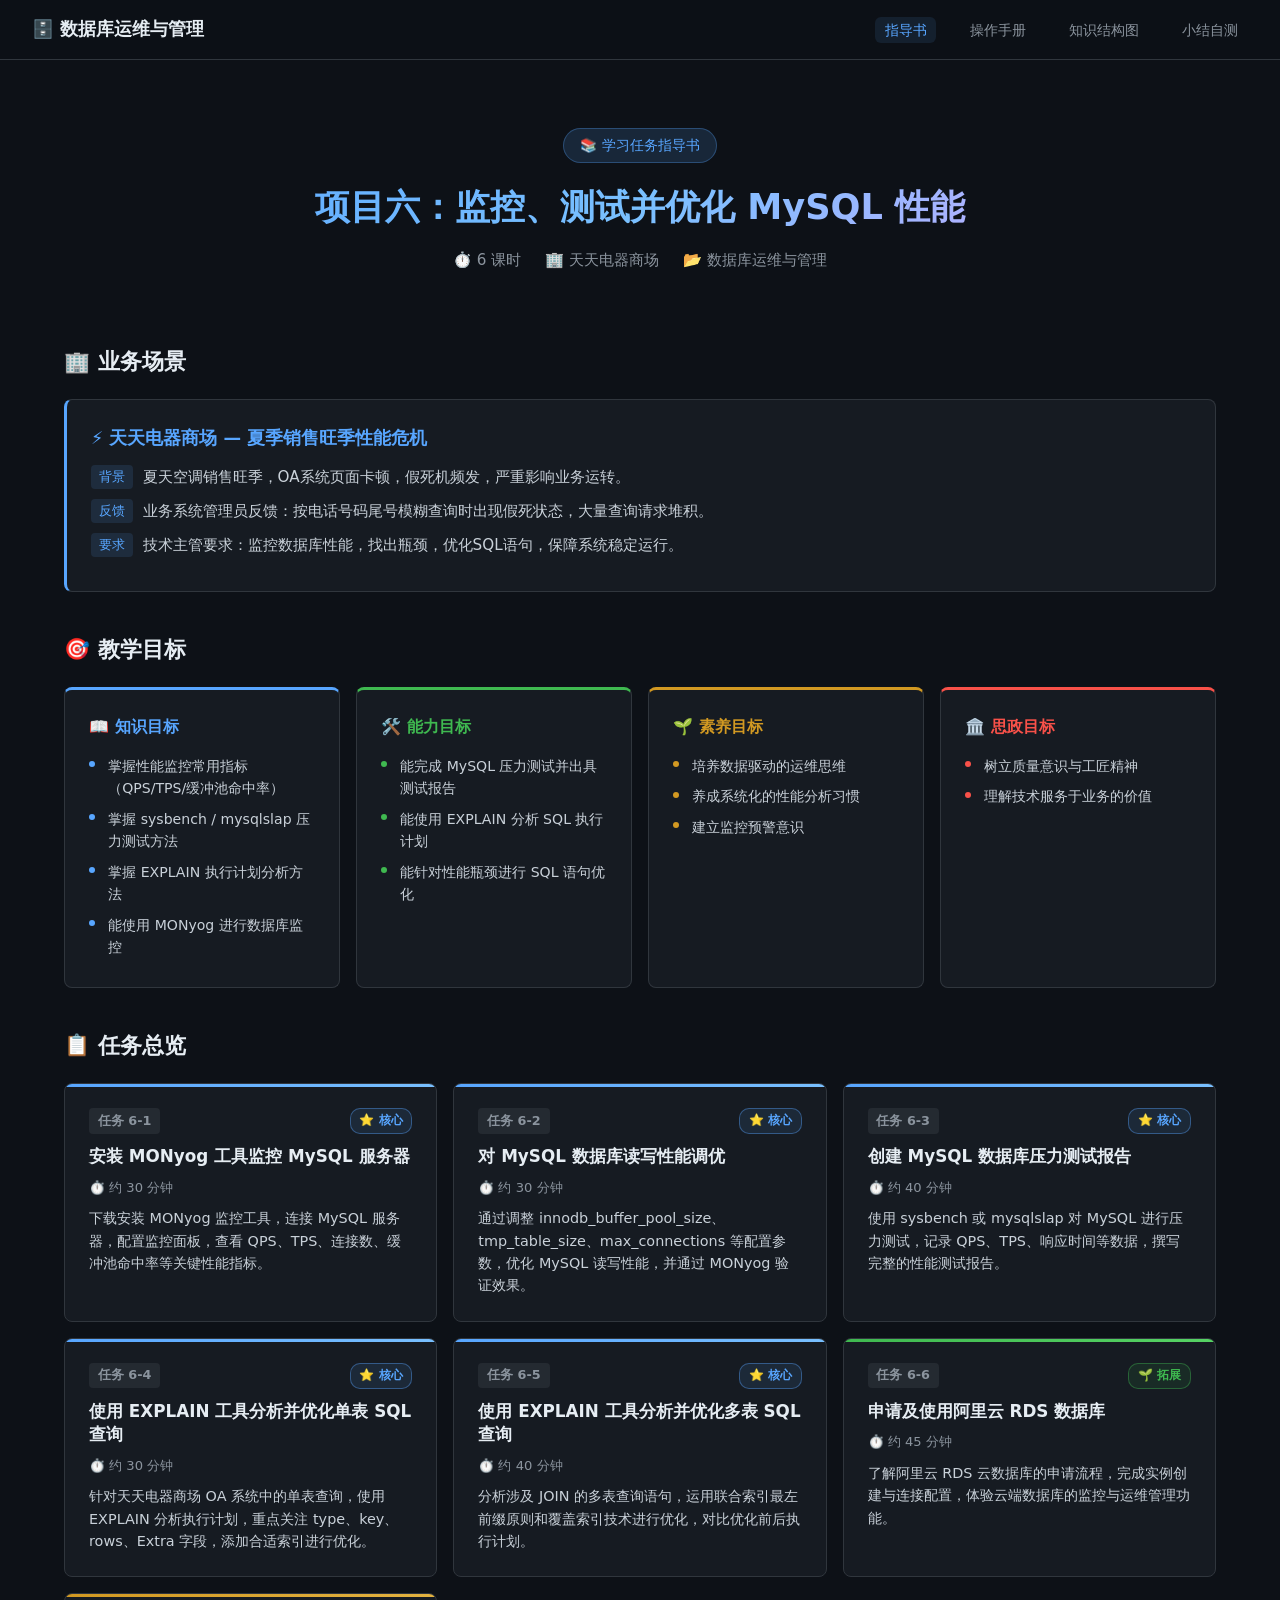
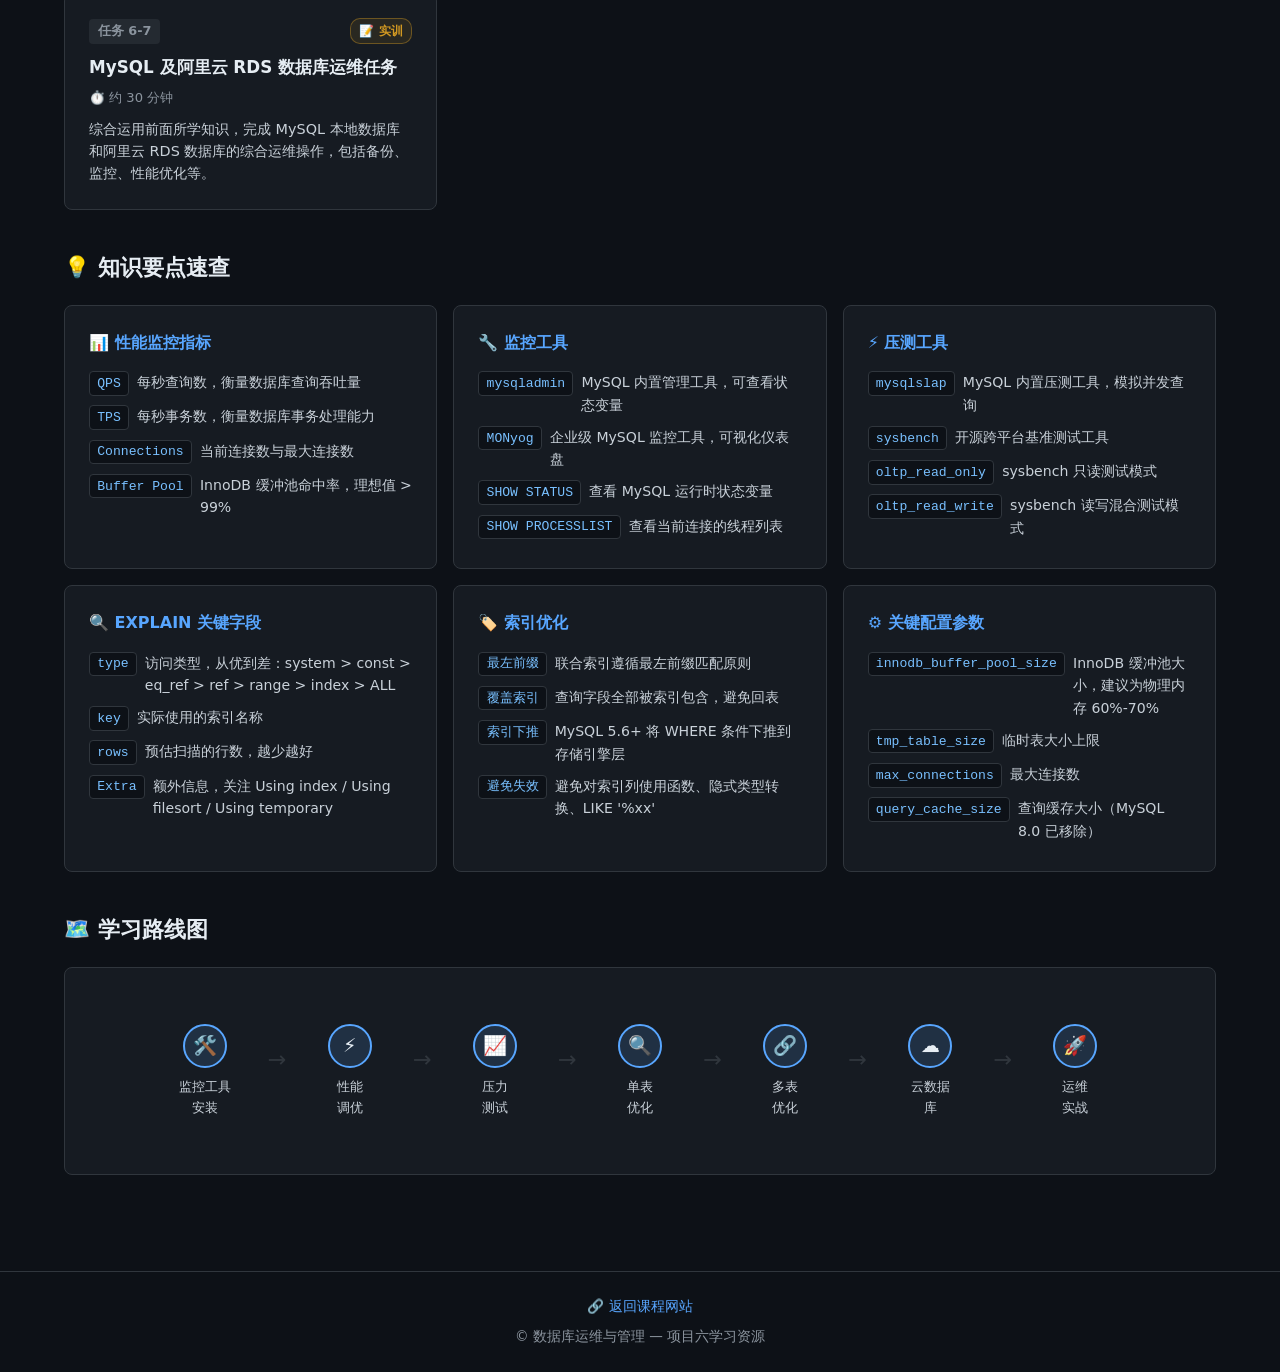
<file: courses/db/chapter6/chapter6-guide.html>
<!DOCTYPE html>
<html lang="zh-CN">
<head>
<meta charset="UTF-8">
<meta name="viewport" content="width=device-width, initial-scale=1.0">
<title>项目六：监控、测试并优化MySQL性能 - 学习任务指导书</title>
<style>
*, *::before, *::after { box-sizing: border-box; margin: 0; padding: 0; }
html { scroll-behavior: smooth; }
body {
  font-family: system-ui, -apple-system, sans-serif;
  background: #0d1117;
  color: #e6edf3;
  line-height: 1.6;
  min-height: 100vh;
}
code, pre {
  font-family: 'Consolas', 'Fira Code', monospace;
}

/* === 导航栏 === */
.navbar {
  position: fixed;
  top: 0;
  left: 0;
  right: 0;
  z-index: 1000;
  background: rgba(13, 17, 23, 0.85);
  backdrop-filter: blur(16px);
  -webkit-backdrop-filter: blur(16px);
  border-bottom: 1px solid #30363d;
  padding: 0 2rem;
  height: 60px;
  display: flex;
  align-items: center;
  justify-content: space-between;
}
.navbar .brand {
  font-size: 1.1rem;
  font-weight: 600;
  color: #e6edf3;
  text-decoration: none;
  white-space: nowrap;
}
.navbar .nav-links {
  display: flex;
  gap: 1.5rem;
  list-style: none;
}
.navbar .nav-links a {
  color: #8b949e;
  text-decoration: none;
  font-size: 0.9rem;
  padding: 0.3rem 0.6rem;
  border-radius: 6px;
  transition: color 0.2s, background 0.2s;
}
.navbar .nav-links a:hover,
.navbar .nav-links a.active {
  color: #58a6ff;
  background: rgba(88, 166, 255, 0.1);
}
.nav-toggle {
  display: none;
  background: none;
  border: 1px solid #30363d;
  color: #e6edf3;
  font-size: 1.3rem;
  cursor: pointer;
  border-radius: 6px;
  padding: 0.2rem 0.5rem;
}

/* === 主内容区 === */
.main-content {
  max-width: 1200px;
  margin: 0 auto;
  padding: 80px 1.5rem 3rem;
}

/* === Hero区域 === */
.hero {
  text-align: center;
  padding: 3rem 0 2rem;
}
.hero .badge {
  display: inline-block;
  background: rgba(88, 166, 255, 0.15);
  color: #58a6ff;
  padding: 0.35rem 1rem;
  border-radius: 20px;
  font-size: 0.85rem;
  font-weight: 500;
  margin-bottom: 1rem;
  border: 1px solid rgba(88, 166, 255, 0.3);
}
.hero h1 {
  font-size: 2.2rem;
  font-weight: 700;
  margin-bottom: 0.8rem;
  background: linear-gradient(135deg, #58a6ff, #79c0ff, #d2a8ff);
  -webkit-background-clip: text;
  -webkit-text-fill-color: transparent;
  background-clip: text;
}
.hero .meta {
  display: flex;
  justify-content: center;
  gap: 1.5rem;
  color: #8b949e;
  font-size: 0.95rem;
  margin-top: 0.5rem;
}
.hero .meta span {
  display: flex;
  align-items: center;
  gap: 0.35rem;
}

/* === 通用卡片 === */
.card {
  background: #161b22;
  border: 1px solid #30363d;
  border-radius: 8px;
  padding: 1.5rem;
  transition: transform 0.25s ease, box-shadow 0.25s ease, border-color 0.25s ease;
}
.card:hover {
  transform: translateY(-2px);
  box-shadow: 0 8px 24px rgba(0, 0, 0, 0.3);
  border-color: #484f58;
}

/* === 业务场景 === */
.scenario-section {
  margin-top: 2.5rem;
}
.section-title {
  font-size: 1.4rem;
  font-weight: 600;
  margin-bottom: 1.2rem;
  display: flex;
  align-items: center;
  gap: 0.5rem;
}
.section-title .icon {
  font-size: 1.3rem;
}
.scenario-card {
  border-left: 3px solid #58a6ff;
}
.scenario-card .scenario-header {
  font-size: 1.1rem;
  font-weight: 600;
  color: #58a6ff;
  margin-bottom: 0.8rem;
  display: flex;
  align-items: center;
  gap: 0.5rem;
}
.scenario-card .scenario-item {
  display: flex;
  align-items: flex-start;
  gap: 0.6rem;
  margin-bottom: 0.6rem;
  color: #c9d1d9;
  font-size: 0.95rem;
}
.scenario-card .scenario-item .label {
  flex-shrink: 0;
  background: rgba(88, 166, 255, 0.12);
  color: #58a6ff;
  padding: 0.1rem 0.5rem;
  border-radius: 4px;
  font-size: 0.8rem;
  font-weight: 500;
  white-space: nowrap;
}

/* === 教学目标 === */
.objectives-section {
  margin-top: 2.5rem;
}
.objectives-grid {
  display: grid;
  grid-template-columns: repeat(4, 1fr);
  gap: 1rem;
}
.obj-card {
  border-top: 3px solid;
}
.obj-card.knowledge { border-top-color: #58a6ff; }
.obj-card.ability { border-top-color: #3fb950; }
.obj-card.quality { border-top-color: #d29922; }
.obj-card.political { border-top-color: #f85149; }
.obj-card .obj-title {
  font-size: 1rem;
  font-weight: 600;
  margin-bottom: 0.7rem;
  display: flex;
  align-items: center;
  gap: 0.4rem;
}
.obj-card.knowledge .obj-title { color: #58a6ff; }
.obj-card.ability .obj-title { color: #3fb950; }
.obj-card.quality .obj-title { color: #d29922; }
.obj-card.political .obj-title { color: #f85149; }
.obj-card ul {
  list-style: none;
  padding: 0;
}
.obj-card ul li {
  font-size: 0.88rem;
  color: #c9d1d9;
  padding: 0.25rem 0;
  padding-left: 1.2rem;
  position: relative;
}
.obj-card ul li::before {
  content: '';
  position: absolute;
  left: 0;
  top: 0.65rem;
  width: 6px;
  height: 6px;
  border-radius: 50%;
}
.obj-card.knowledge ul li::before { background: #58a6ff; }
.obj-card.ability ul li::before { background: #3fb950; }
.obj-card.quality ul li::before { background: #d29922; }
.obj-card.political ul li::before { background: #f85149; }

/* === 任务总览 === */
.tasks-section {
  margin-top: 2.5rem;
}
.tasks-grid {
  display: grid;
  grid-template-columns: repeat(auto-fill, minmax(320px, 1fr));
  gap: 1rem;
}
.task-card {
  position: relative;
  overflow: hidden;
}
.task-card::before {
  content: '';
  position: absolute;
  top: 0;
  left: 0;
  right: 0;
  height: 3px;
}
.task-card.core::before { background: linear-gradient(90deg, #58a6ff, #79c0ff); }
.task-card.extend::before { background: linear-gradient(90deg, #3fb950, #56d364); }
.task-card.practice::before { background: linear-gradient(90deg, #d29922, #e3b341); }
.task-card .task-header {
  display: flex;
  align-items: center;
  justify-content: space-between;
  margin-bottom: 0.7rem;
}
.task-card .task-id {
  font-size: 0.8rem;
  font-weight: 600;
  color: #8b949e;
  background: rgba(139, 148, 158, 0.12);
  padding: 0.15rem 0.55rem;
  border-radius: 4px;
}
.task-card .task-type {
  font-size: 0.75rem;
  font-weight: 600;
  padding: 0.15rem 0.55rem;
  border-radius: 10px;
  border: 1px solid;
}
.task-card.core .task-type {
  color: #58a6ff;
  border-color: rgba(88, 166, 255, 0.4);
  background: rgba(88, 166, 255, 0.1);
}
.task-card.extend .task-type {
  color: #3fb950;
  border-color: rgba(63, 185, 80, 0.4);
  background: rgba(63, 185, 80, 0.1);
}
.task-card.practice .task-type {
  color: #d29922;
  border-color: rgba(210, 153, 34, 0.4);
  background: rgba(210, 153, 34, 0.1);
}
.task-card .task-title {
  font-size: 1.05rem;
  font-weight: 600;
  color: #e6edf3;
  margin-bottom: 0.5rem;
  line-height: 1.4;
}
.task-card .task-duration {
  font-size: 0.82rem;
  color: #8b949e;
  display: flex;
  align-items: center;
  gap: 0.3rem;
  margin-bottom: 0.6rem;
}
.task-card .task-desc {
  font-size: 0.9rem;
  color: #c9d1d9;
  line-height: 1.55;
}

/* === 知识要点 === */
.knowledge-section {
  margin-top: 2.5rem;
}
.knowledge-grid {
  display: grid;
  grid-template-columns: repeat(auto-fill, minmax(340px, 1fr));
  gap: 1rem;
}
.knowledge-card .kc-title {
  font-size: 1rem;
  font-weight: 600;
  color: #58a6ff;
  margin-bottom: 0.7rem;
  display: flex;
  align-items: center;
  gap: 0.4rem;
}
.knowledge-card .kc-item {
  display: flex;
  align-items: flex-start;
  gap: 0.5rem;
  padding: 0.3rem 0;
  font-size: 0.88rem;
  color: #c9d1d9;
}
.knowledge-card .kc-item .kc-key {
  flex-shrink: 0;
  font-family: 'Consolas', 'Fira Code', monospace;
  background: #0d1117;
  border: 1px solid #30363d;
  padding: 0.05rem 0.45rem;
  border-radius: 4px;
  font-size: 0.82rem;
  color: #79c0ff;
}

/* === 学习路线图 === */
.roadmap-section {
  margin-top: 2.5rem;
}
.roadmap {
  display: flex;
  align-items: flex-start;
  justify-content: center;
  gap: 0;
  flex-wrap: wrap;
  padding: 2rem 0;
}
.roadmap-step {
  display: flex;
  align-items: center;
  gap: 0;
}
.roadmap-node {
  display: flex;
  flex-direction: column;
  align-items: center;
  text-align: center;
  width: 120px;
}
.roadmap-node .step-icon {
  width: 44px;
  height: 44px;
  border-radius: 50%;
  display: flex;
  align-items: center;
  justify-content: center;
  font-size: 1.2rem;
  margin-bottom: 0.5rem;
  border: 2px solid;
  transition: transform 0.2s, box-shadow 0.2s;
}
.roadmap-node:hover .step-icon {
  transform: scale(1.1);
  box-shadow: 0 0 16px rgba(88, 166, 255, 0.3);
}
.roadmap-node:nth-child(1) .step-icon { border-color: #58a6ff; background: rgba(88, 166, 255, 0.15); }
.roadmap-node:nth-child(2) .step-icon { border-color: #3fb950; background: rgba(63, 185, 80, 0.15); }
.roadmap-node:nth-child(3) .step-icon { border-color: #d29922; background: rgba(210, 153, 34, 0.15); }
.roadmap-node:nth-child(4) .step-icon { border-color: #f85149; background: rgba(248, 81, 73, 0.15); }
.roadmap-node:nth-child(5) .step-icon { border-color: #bc8cff; background: rgba(188, 140, 255, 0.15); }
.roadmap-node:nth-child(6) .step-icon { border-color: #79c0ff; background: rgba(121, 192, 255, 0.15); }
.roadmap-node:nth-child(7) .step-icon { border-color: #56d364; background: rgba(86, 211, 100, 0.15); }
.roadmap-node .step-label {
  font-size: 0.82rem;
  color: #c9d1d9;
  font-weight: 500;
}
.roadmap-arrow {
  display: flex;
  align-items: center;
  color: #30363d;
  font-size: 1.4rem;
  padding: 0 0.2rem;
  margin-bottom: 1.4rem;
}

/* === 页脚 === */
footer {
  margin-top: 3rem;
  padding: 1.5rem 0;
  border-top: 1px solid #30363d;
  text-align: center;
  color: #8b949e;
  font-size: 0.85rem;
}
footer a {
  color: #58a6ff;
  text-decoration: none;
  transition: color 0.2s;
}
footer a:hover { color: #79c0ff; }
footer .footer-links {
  margin-bottom: 0.5rem;
}

/* === 响应式 === */
@media (max-width: 1024px) {
  .objectives-grid { grid-template-columns: repeat(2, 1fr); }
}
@media (max-width: 768px) {
  .navbar { padding: 0 1rem; }
  .nav-toggle { display: block; }
  .navbar .nav-links {
    display: none;
    position: absolute;
    top: 60px;
    left: 0;
    right: 0;
    background: rgba(13, 17, 23, 0.95);
    backdrop-filter: blur(16px);
    flex-direction: column;
    padding: 1rem;
    border-bottom: 1px solid #30363d;
    gap: 0.3rem;
  }
  .navbar .nav-links.open { display: flex; }
  .navbar .nav-links a { padding: 0.6rem 0.8rem; }
  .hero h1 { font-size: 1.5rem; }
  .hero .meta { flex-direction: column; gap: 0.4rem; align-items: center; }
  .objectives-grid { grid-template-columns: 1fr; }
  .tasks-grid { grid-template-columns: 1fr; }
  .knowledge-grid { grid-template-columns: 1fr; }
  .roadmap { flex-direction: column; align-items: center; }
  .roadmap-step { flex-direction: column; }
  .roadmap-arrow { transform: rotate(90deg); padding: 0.2rem 0; margin-bottom: 0; }
  .roadmap-node { width: auto; }
}
</style>
</head>
<body>

<!-- 导航栏 -->
<nav class="navbar">
  <a href="#" class="brand">🗄️ 数据库运维与管理</a>
  <button class="nav-toggle" onclick="document.querySelector('.nav-links').classList.toggle('open')" aria-label="菜单">☰</button>
  <ul class="nav-links">
    <li><a href="chapter6-guide.html" class="active">指导书</a></li>
    <li><a href="chapter6-manual.html">操作手册</a></li>
    <li><a href="chapter6-mindmap.html">知识结构图</a></li>
    <li><a href="chapter6-summary.html">小结自测</a></li>
  </ul>
</nav>

<!-- 主内容 -->
<div class="main-content">

  <!-- Hero -->
  <section class="hero">
    <div class="badge">📚 学习任务指导书</div>
    <h1>项目六：监控、测试并优化 MySQL 性能</h1>
    <div class="meta">
      <span>⏱️ 6 课时</span>
      <span>🏢 天天电器商场</span>
      <span>📂 数据库运维与管理</span>
    </div>
  </section>

  <!-- 业务场景 -->
  <section class="scenario-section">
    <div class="section-title"><span class="icon">🏢</span> 业务场景</div>
    <div class="card scenario-card">
      <div class="scenario-header">⚡ 天天电器商场 — 夏季销售旺季性能危机</div>
      <div class="scenario-item">
        <span class="label">背景</span>
        <span>夏天空调销售旺季，OA系统页面卡顿，假死机频发，严重影响业务运转。</span>
      </div>
      <div class="scenario-item">
        <span class="label">反馈</span>
        <span>业务系统管理员反馈：按电话号码尾号模糊查询时出现假死状态，大量查询请求堆积。</span>
      </div>
      <div class="scenario-item">
        <span class="label">要求</span>
        <span>技术主管要求：监控数据库性能，找出瓶颈，优化SQL语句，保障系统稳定运行。</span>
      </div>
    </div>
  </section>

  <!-- 教学目标 -->
  <section class="objectives-section">
    <div class="section-title"><span class="icon">🎯</span> 教学目标</div>
    <div class="objectives-grid">
      <div class="card obj-card knowledge">
        <div class="obj-title">📖 知识目标</div>
        <ul>
          <li>掌握性能监控常用指标（QPS/TPS/缓冲池命中率）</li>
          <li>掌握 sysbench / mysqlslap 压力测试方法</li>
          <li>掌握 EXPLAIN 执行计划分析方法</li>
          <li>能使用 MONyog 进行数据库监控</li>
        </ul>
      </div>
      <div class="card obj-card ability">
        <div class="obj-title">🛠️ 能力目标</div>
        <ul>
          <li>能完成 MySQL 压力测试并出具测试报告</li>
          <li>能使用 EXPLAIN 分析 SQL 执行计划</li>
          <li>能针对性能瓶颈进行 SQL 语句优化</li>
        </ul>
      </div>
      <div class="card obj-card quality">
        <div class="obj-title">🌱 素养目标</div>
        <ul>
          <li>培养数据驱动的运维思维</li>
          <li>养成系统化的性能分析习惯</li>
          <li>建立监控预警意识</li>
        </ul>
      </div>
      <div class="card obj-card political">
        <div class="obj-title">🏛️ 思政目标</div>
        <ul>
          <li>树立质量意识与工匠精神</li>
          <li>理解技术服务于业务的价值</li>
        </ul>
      </div>
    </div>
  </section>

  <!-- 任务总览 -->
  <section class="tasks-section">
    <div class="section-title"><span class="icon">📋</span> 任务总览</div>
    <div class="tasks-grid">
      <div class="card task-card core">
        <div class="task-header">
          <span class="task-id">任务 6-1</span>
          <span class="task-type">⭐ 核心</span>
        </div>
        <div class="task-title">安装 MONyog 工具监控 MySQL 服务器</div>
        <div class="task-duration">⏱️ 约 30 分钟</div>
        <div class="task-desc">下载安装 MONyog 监控工具，连接 MySQL 服务器，配置监控面板，查看 QPS、TPS、连接数、缓冲池命中率等关键性能指标。</div>
      </div>
      <div class="card task-card core">
        <div class="task-header">
          <span class="task-id">任务 6-2</span>
          <span class="task-type">⭐ 核心</span>
        </div>
        <div class="task-title">对 MySQL 数据库读写性能调优</div>
        <div class="task-duration">⏱️ 约 30 分钟</div>
        <div class="task-desc">通过调整 innodb_buffer_pool_size、tmp_table_size、max_connections 等配置参数，优化 MySQL 读写性能，并通过 MONyog 验证效果。</div>
      </div>
      <div class="card task-card core">
        <div class="task-header">
          <span class="task-id">任务 6-3</span>
          <span class="task-type">⭐ 核心</span>
        </div>
        <div class="task-title">创建 MySQL 数据库压力测试报告</div>
        <div class="task-duration">⏱️ 约 40 分钟</div>
        <div class="task-desc">使用 sysbench 或 mysqlslap 对 MySQL 进行压力测试，记录 QPS、TPS、响应时间等数据，撰写完整的性能测试报告。</div>
      </div>
      <div class="card task-card core">
        <div class="task-header">
          <span class="task-id">任务 6-4</span>
          <span class="task-type">⭐ 核心</span>
        </div>
        <div class="task-title">使用 EXPLAIN 工具分析并优化单表 SQL 查询</div>
        <div class="task-duration">⏱️ 约 30 分钟</div>
        <div class="task-desc">针对天天电器商场 OA 系统中的单表查询，使用 EXPLAIN 分析执行计划，重点关注 type、key、rows、Extra 字段，添加合适索引进行优化。</div>
      </div>
      <div class="card task-card core">
        <div class="task-header">
          <span class="task-id">任务 6-5</span>
          <span class="task-type">⭐ 核心</span>
        </div>
        <div class="task-title">使用 EXPLAIN 工具分析并优化多表 SQL 查询</div>
        <div class="task-duration">⏱️ 约 40 分钟</div>
        <div class="task-desc">分析涉及 JOIN 的多表查询语句，运用联合索引最左前缀原则和覆盖索引技术进行优化，对比优化前后执行计划。</div>
      </div>
      <div class="card task-card extend">
        <div class="task-header">
          <span class="task-id">任务 6-6</span>
          <span class="task-type">🌱 拓展</span>
        </div>
        <div class="task-title">申请及使用阿里云 RDS 数据库</div>
        <div class="task-duration">⏱️ 约 45 分钟</div>
        <div class="task-desc">了解阿里云 RDS 云数据库的申请流程，完成实例创建与连接配置，体验云端数据库的监控与运维管理功能。</div>
      </div>
      <div class="card task-card practice">
        <div class="task-header">
          <span class="task-id">任务 6-7</span>
          <span class="task-type">📝 实训</span>
        </div>
        <div class="task-title">MySQL 及阿里云 RDS 数据库运维任务</div>
        <div class="task-duration">⏱️ 约 30 分钟</div>
        <div class="task-desc">综合运用前面所学知识，完成 MySQL 本地数据库和阿里云 RDS 数据库的综合运维操作，包括备份、监控、性能优化等。</div>
      </div>
    </div>
  </section>

  <!-- 知识要点速查 -->
  <section class="knowledge-section">
    <div class="section-title"><span class="icon">💡</span> 知识要点速查</div>
    <div class="knowledge-grid">
      <div class="card knowledge-card">
        <div class="kc-title">📊 性能监控指标</div>
        <div class="kc-item"><span class="kc-key">QPS</span> 每秒查询数，衡量数据库查询吞吐量</div>
        <div class="kc-item"><span class="kc-key">TPS</span> 每秒事务数，衡量数据库事务处理能力</div>
        <div class="kc-item"><span class="kc-key">Connections</span> 当前连接数与最大连接数</div>
        <div class="kc-item"><span class="kc-key">Buffer Pool</span> InnoDB 缓冲池命中率，理想值 &gt; 99%</div>
      </div>
      <div class="card knowledge-card">
        <div class="kc-title">🔧 监控工具</div>
        <div class="kc-item"><span class="kc-key">mysqladmin</span> MySQL 内置管理工具，可查看状态变量</div>
        <div class="kc-item"><span class="kc-key">MONyog</span> 企业级 MySQL 监控工具，可视化仪表盘</div>
        <div class="kc-item"><span class="kc-key">SHOW STATUS</span> 查看 MySQL 运行时状态变量</div>
        <div class="kc-item"><span class="kc-key">SHOW PROCESSLIST</span> 查看当前连接的线程列表</div>
      </div>
      <div class="card knowledge-card">
        <div class="kc-title">⚡ 压测工具</div>
        <div class="kc-item"><span class="kc-key">mysqlslap</span> MySQL 内置压测工具，模拟并发查询</div>
        <div class="kc-item"><span class="kc-key">sysbench</span> 开源跨平台基准测试工具</div>
        <div class="kc-item"><span class="kc-key">oltp_read_only</span> sysbench 只读测试模式</div>
        <div class="kc-item"><span class="kc-key">oltp_read_write</span> sysbench 读写混合测试模式</div>
      </div>
      <div class="card knowledge-card">
        <div class="kc-title">🔍 EXPLAIN 关键字段</div>
        <div class="kc-item"><span class="kc-key">type</span> 访问类型，从优到差：system &gt; const &gt; eq_ref &gt; ref &gt; range &gt; index &gt; ALL</div>
        <div class="kc-item"><span class="kc-key">key</span> 实际使用的索引名称</div>
        <div class="kc-item"><span class="kc-key">rows</span> 预估扫描的行数，越少越好</div>
        <div class="kc-item"><span class="kc-key">Extra</span> 额外信息，关注 Using index / Using filesort / Using temporary</div>
      </div>
      <div class="card knowledge-card">
        <div class="kc-title">🏷️ 索引优化</div>
        <div class="kc-item"><span class="kc-key">最左前缀</span> 联合索引遵循最左前缀匹配原则</div>
        <div class="kc-item"><span class="kc-key">覆盖索引</span> 查询字段全部被索引包含，避免回表</div>
        <div class="kc-item"><span class="kc-key">索引下推</span> MySQL 5.6+ 将 WHERE 条件下推到存储引擎层</div>
        <div class="kc-item"><span class="kc-key">避免失效</span> 避免对索引列使用函数、隐式类型转换、LIKE '%xx'</div>
      </div>
      <div class="card knowledge-card">
        <div class="kc-title">⚙️ 关键配置参数</div>
        <div class="kc-item"><span class="kc-key">innodb_buffer_pool_size</span> InnoDB 缓冲池大小，建议为物理内存 60%-70%</div>
        <div class="kc-item"><span class="kc-key">tmp_table_size</span> 临时表大小上限</div>
        <div class="kc-item"><span class="kc-key">max_connections</span> 最大连接数</div>
        <div class="kc-item"><span class="kc-key">query_cache_size</span> 查询缓存大小（MySQL 8.0 已移除）</div>
      </div>
    </div>
  </section>

  <!-- 学习路线图 -->
  <section class="roadmap-section">
    <div class="section-title"><span class="icon">🗺️</span> 学习路线图</div>
    <div class="card" style="padding: 1.5rem 2rem;">
      <div class="roadmap">
        <div class="roadmap-step">
          <div class="roadmap-node">
            <div class="step-icon">🛠️</div>
            <div class="step-label">监控工具<br>安装</div>
          </div>
          <div class="roadmap-arrow">→</div>
        </div>
        <div class="roadmap-step">
          <div class="roadmap-node">
            <div class="step-icon">⚡</div>
            <div class="step-label">性能<br>调优</div>
          </div>
          <div class="roadmap-arrow">→</div>
        </div>
        <div class="roadmap-step">
          <div class="roadmap-node">
            <div class="step-icon">📈</div>
            <div class="step-label">压力<br>测试</div>
          </div>
          <div class="roadmap-arrow">→</div>
        </div>
        <div class="roadmap-step">
          <div class="roadmap-node">
            <div class="step-icon">🔍</div>
            <div class="step-label">单表<br>优化</div>
          </div>
          <div class="roadmap-arrow">→</div>
        </div>
        <div class="roadmap-step">
          <div class="roadmap-node">
            <div class="step-icon">🔗</div>
            <div class="step-label">多表<br>优化</div>
          </div>
          <div class="roadmap-arrow">→</div>
        </div>
        <div class="roadmap-step">
          <div class="roadmap-node">
            <div class="step-icon">☁️</div>
            <div class="step-label">云数据<br>库</div>
          </div>
          <div class="roadmap-arrow">→</div>
        </div>
        <div class="roadmap-step">
          <div class="roadmap-node">
            <div class="step-icon">🚀</div>
            <div class="step-label">运维<br>实战</div>
          </div>
        </div>
      </div>
    </div>
  </section>

</div>

<!-- 页脚 -->
<footer>
  <div class="footer-links">
    <a href="https://shiyingyz.github.io/courses/db/#chapter6" target="_blank" rel="noopener">🔗 返回课程网站</a>
  </div>
  <div>© 数据库运维与管理 — 项目六学习资源</div>
</footer>

</body>
</html>
</file>
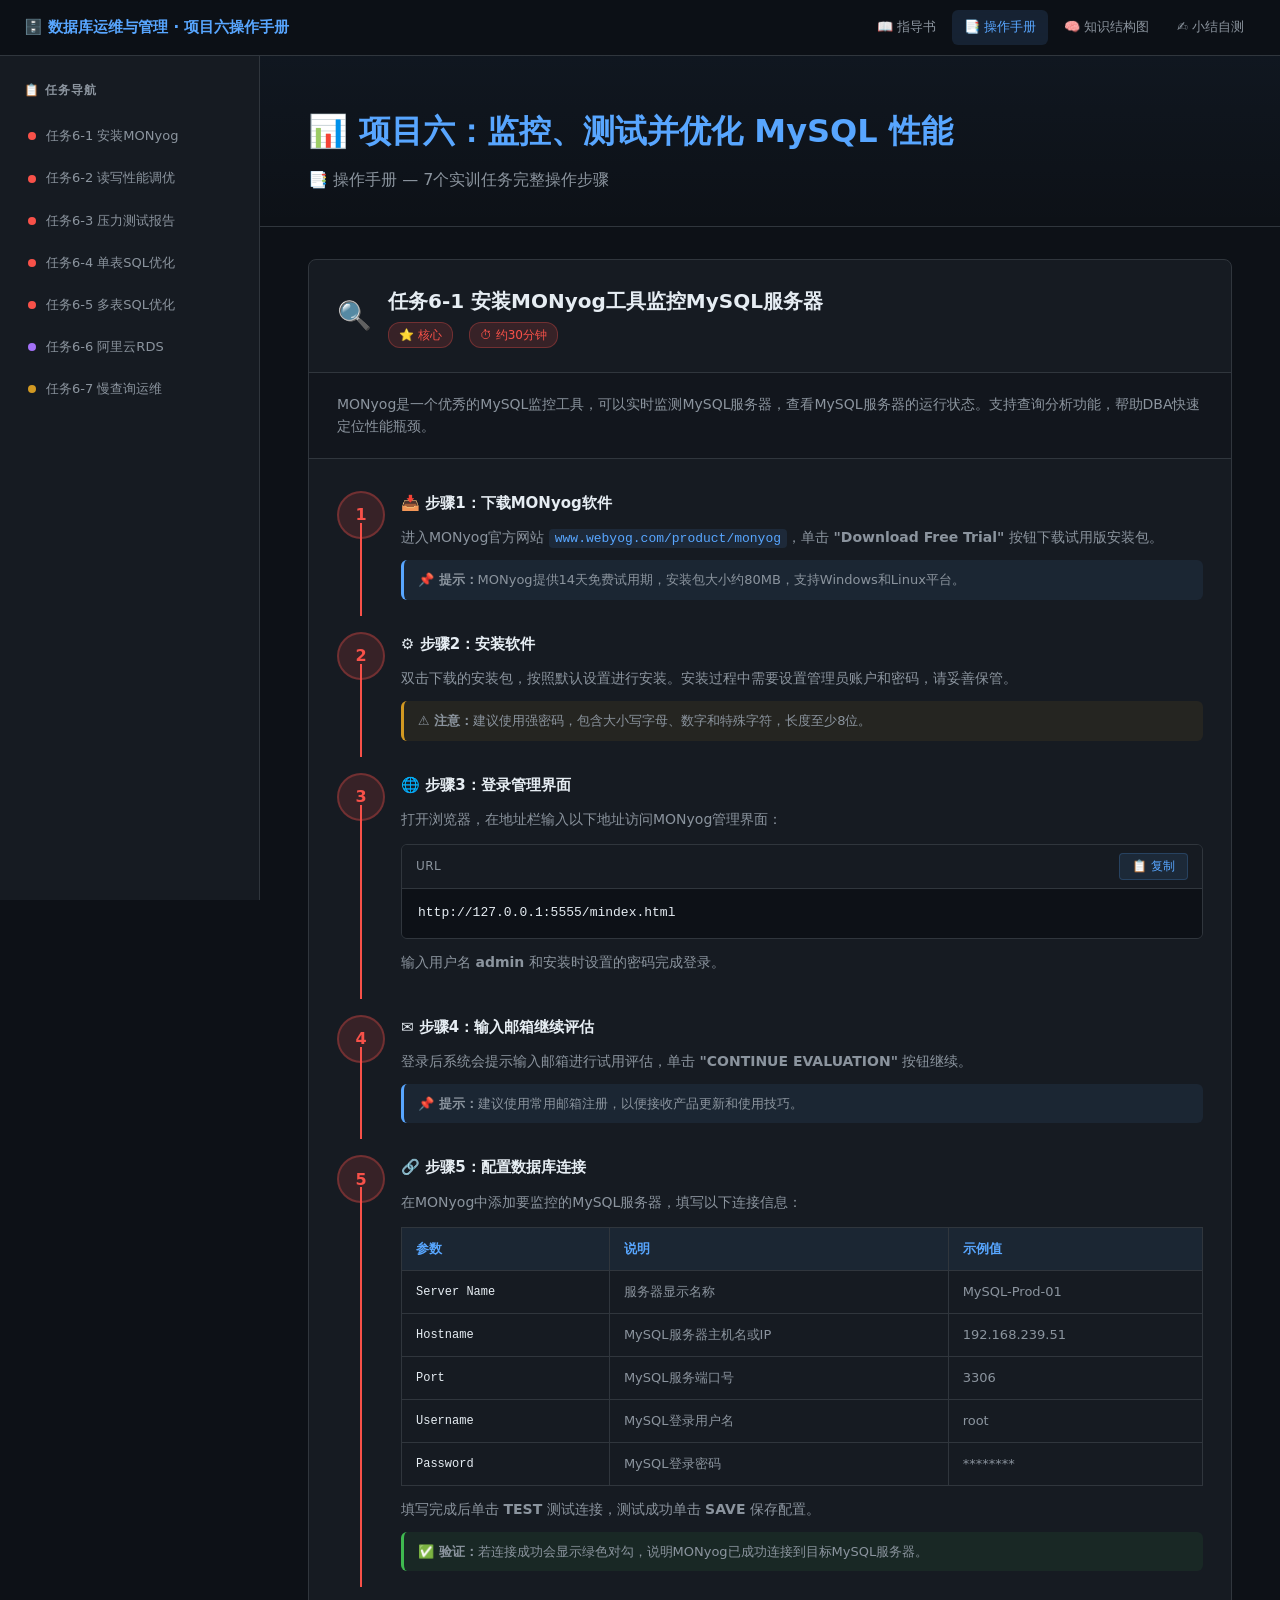
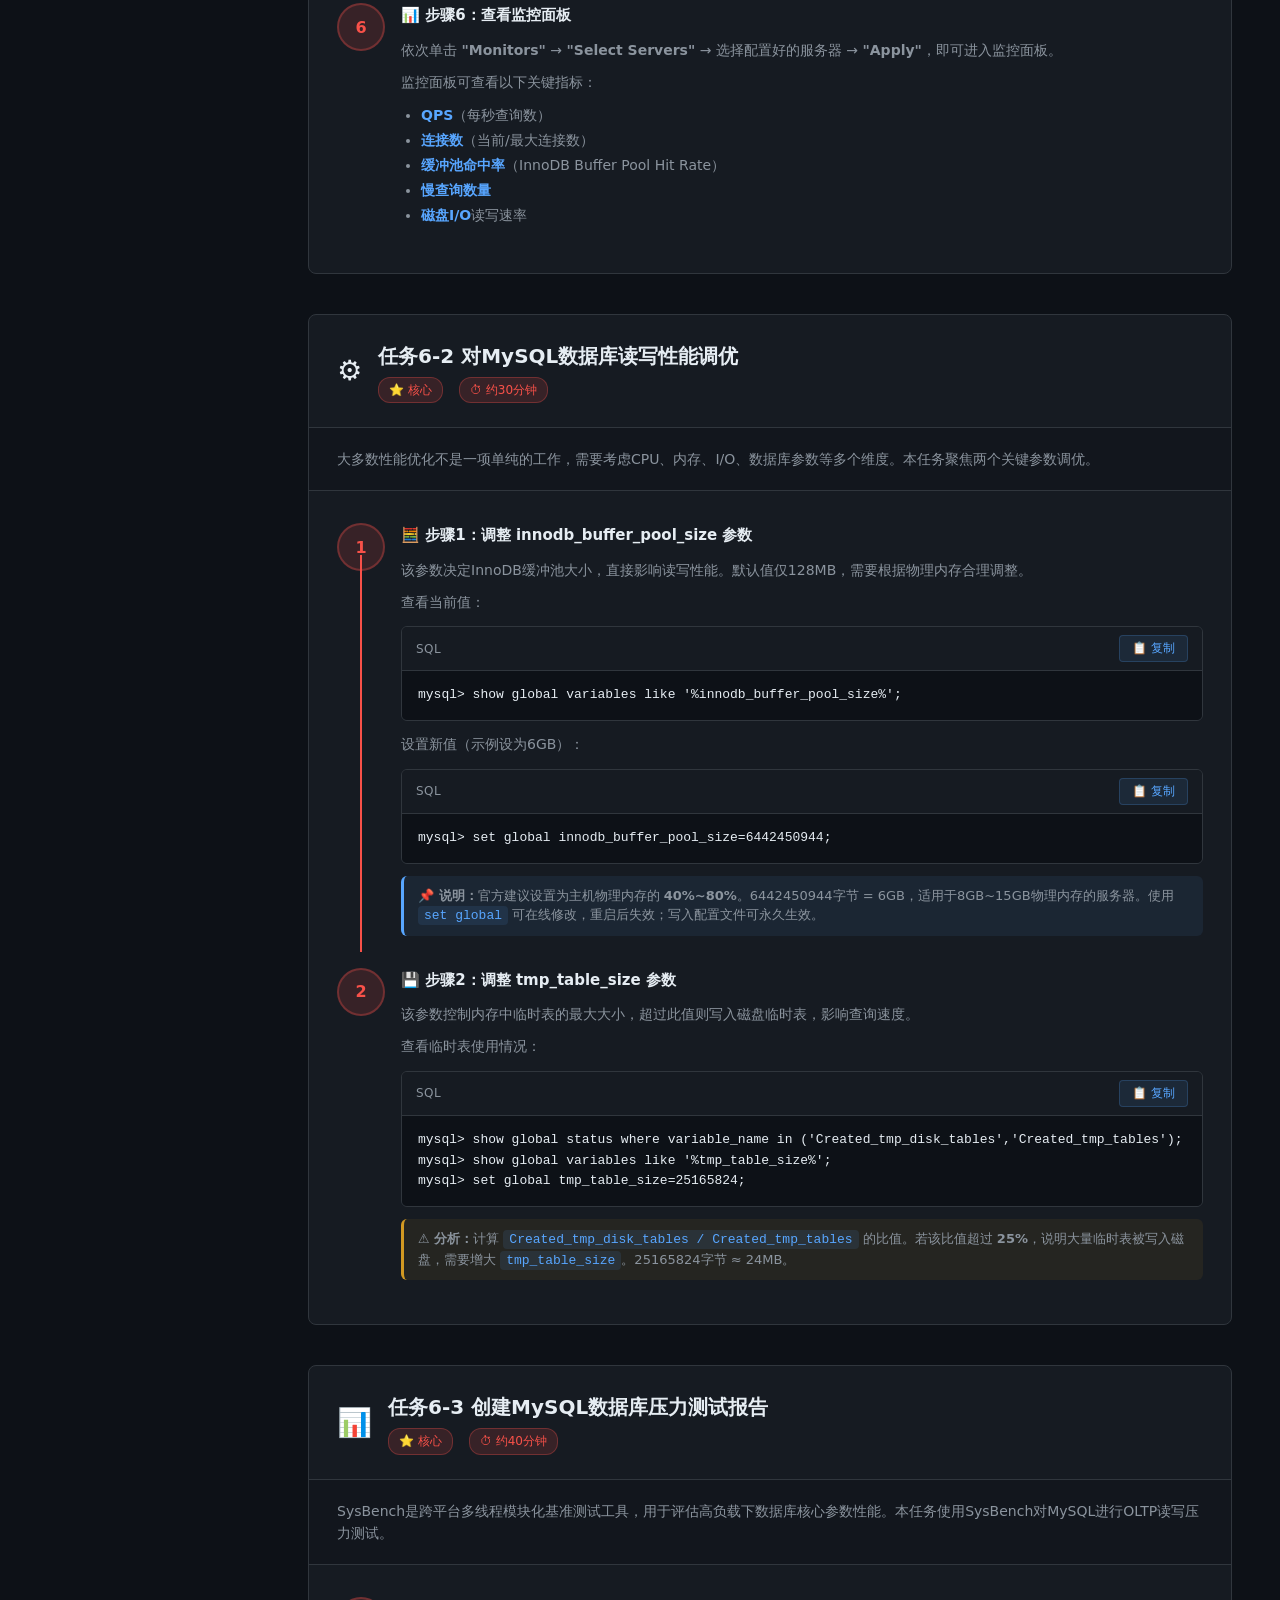
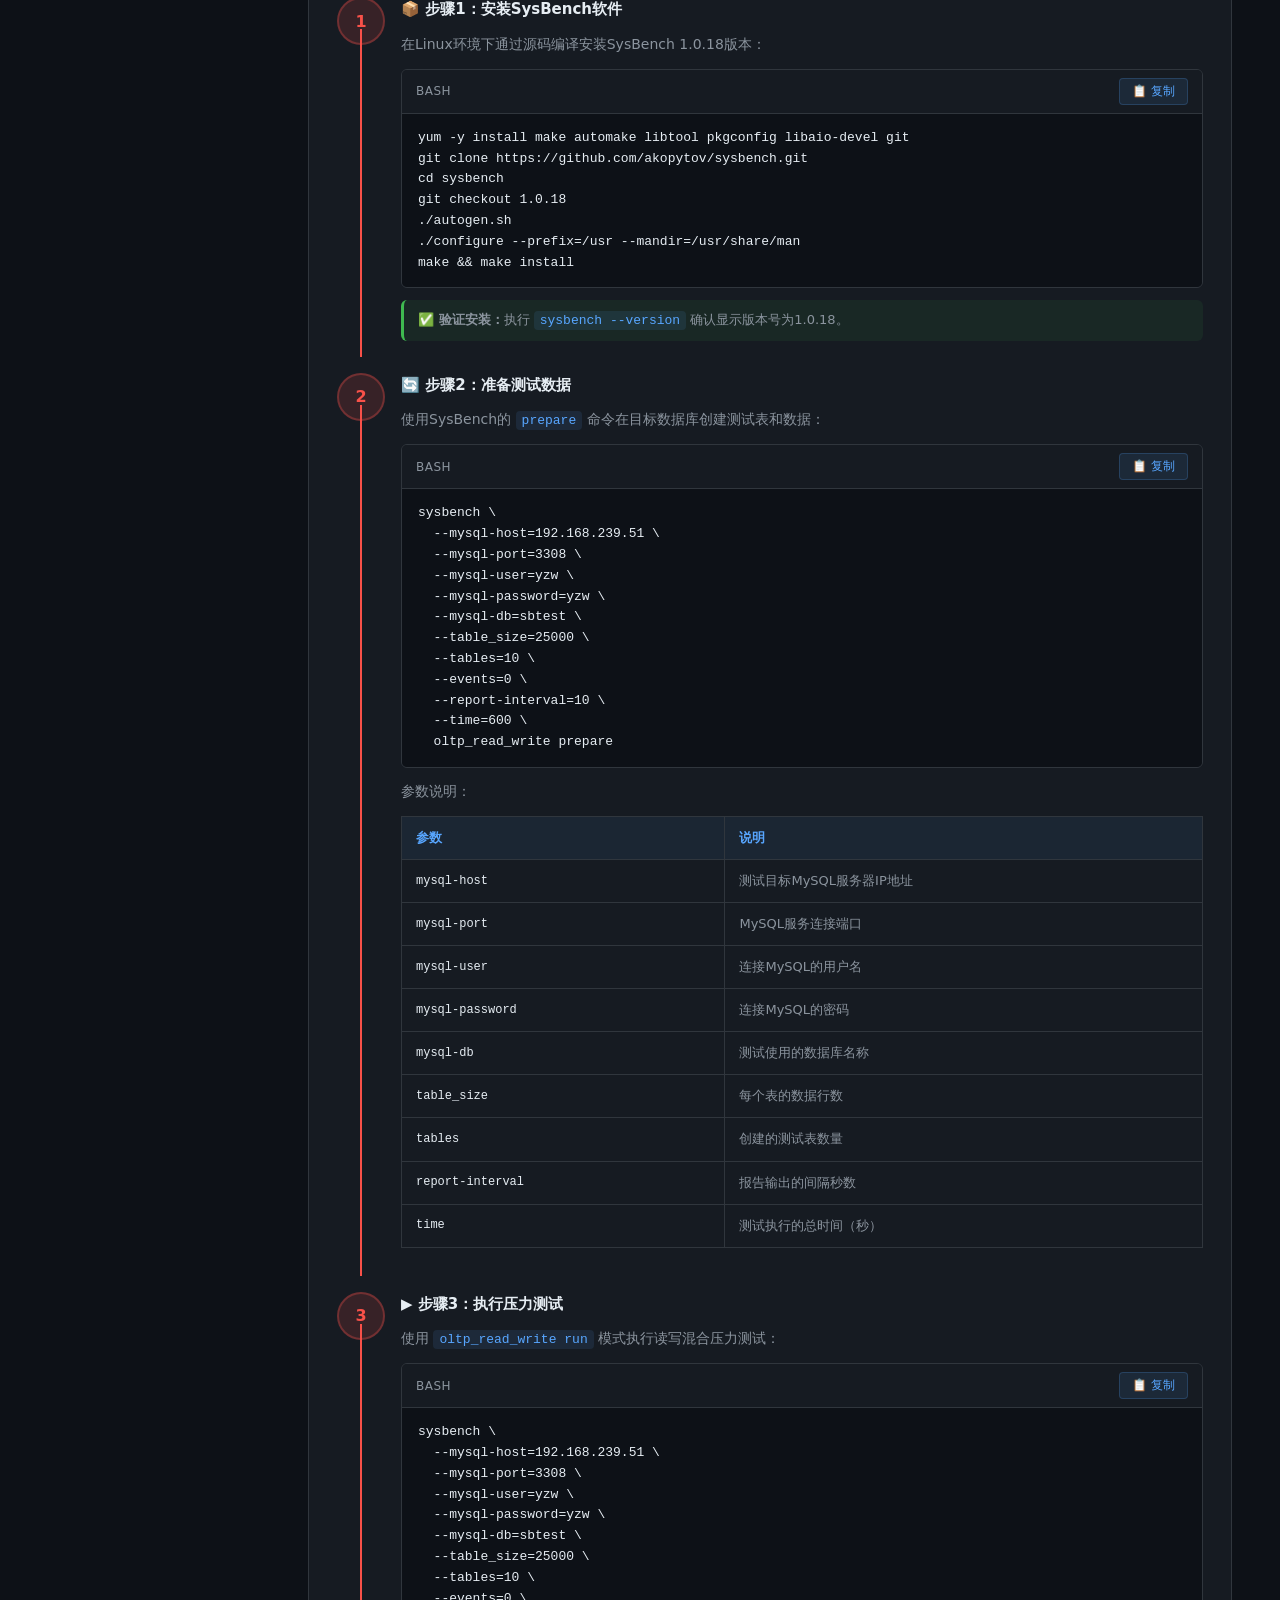
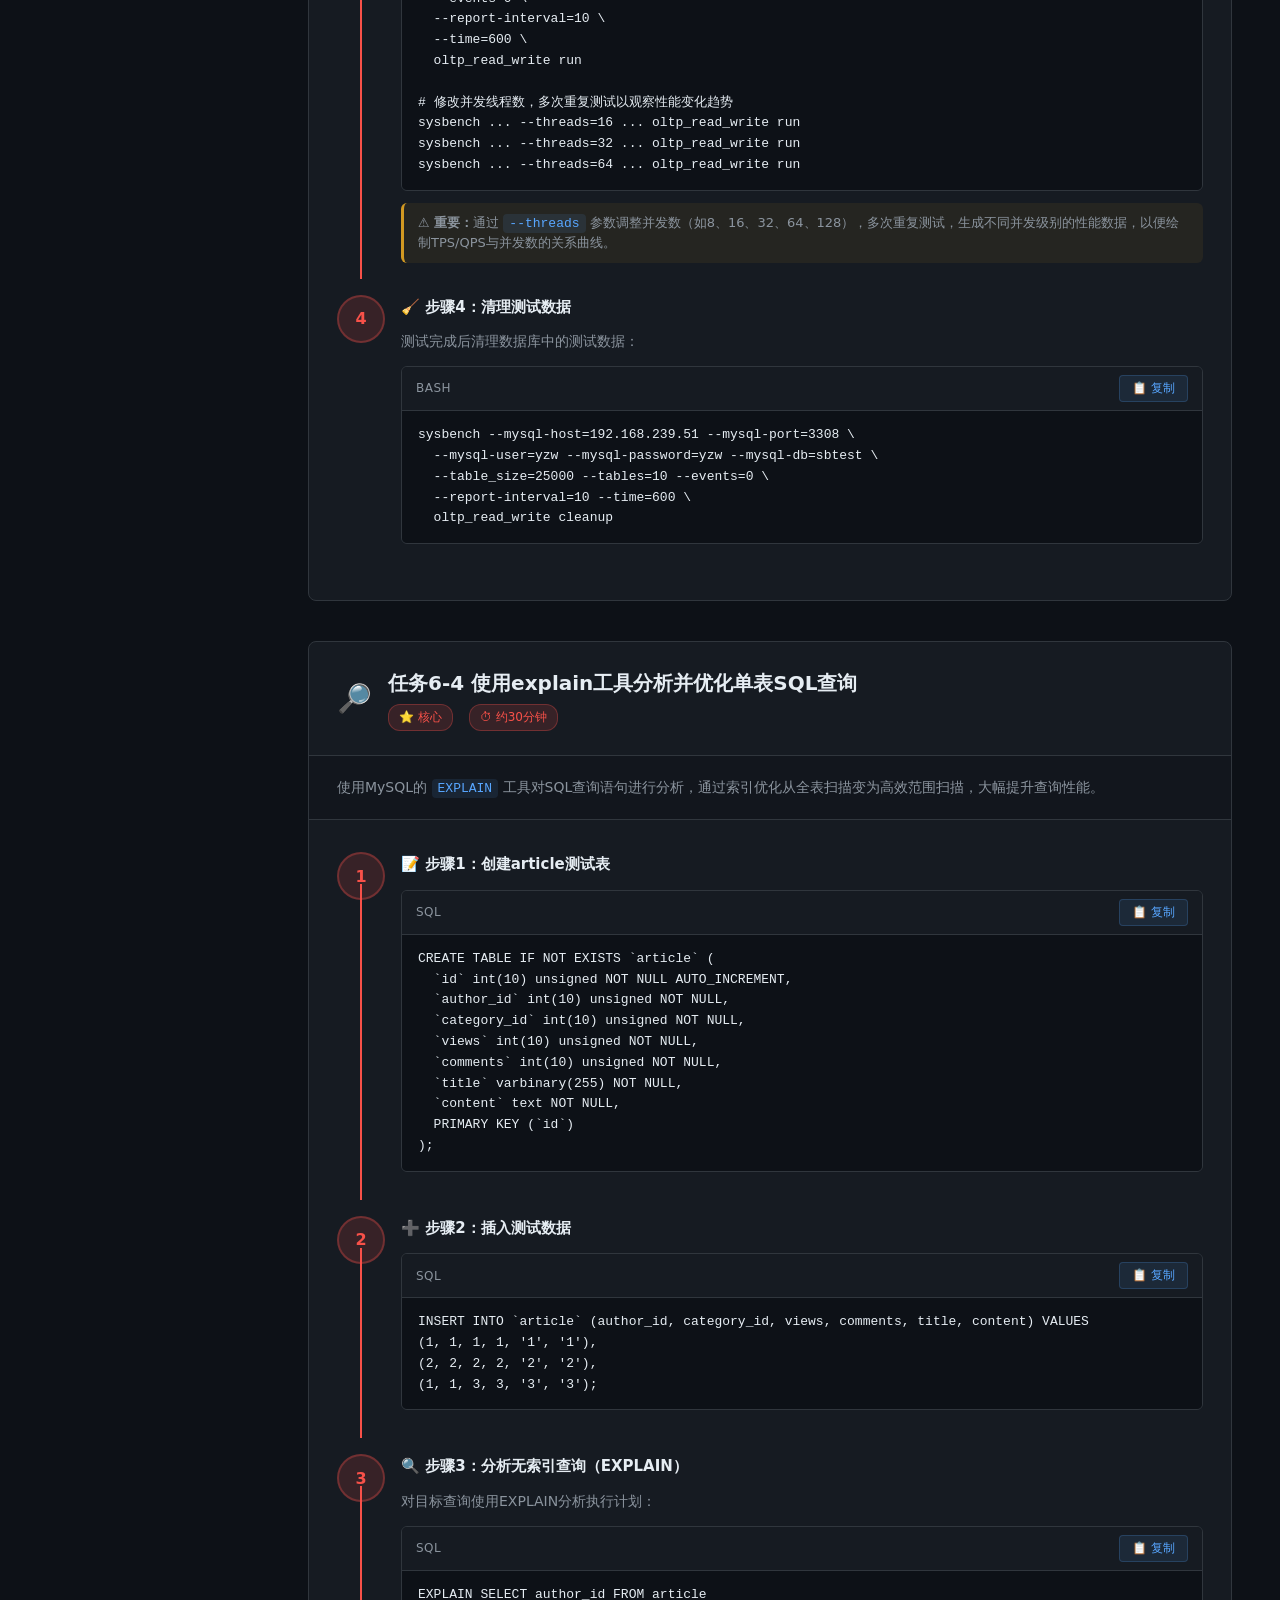
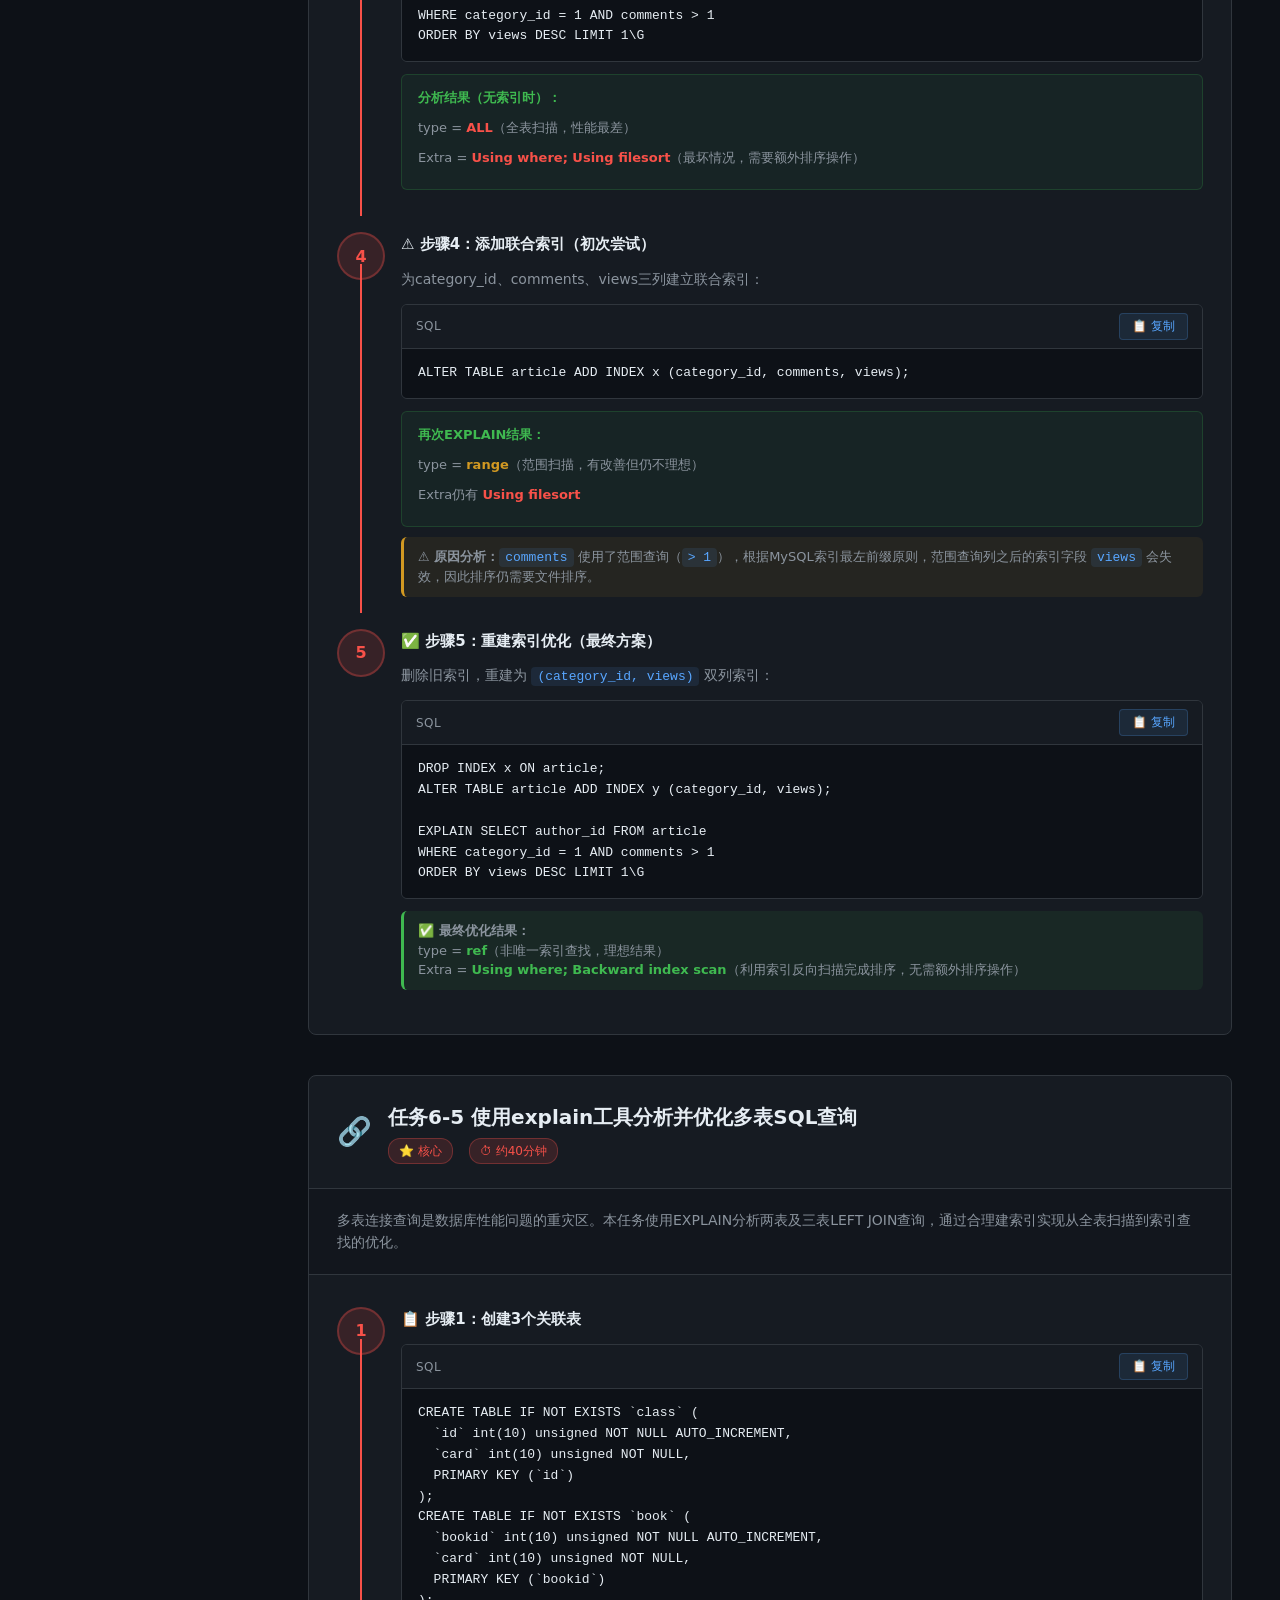
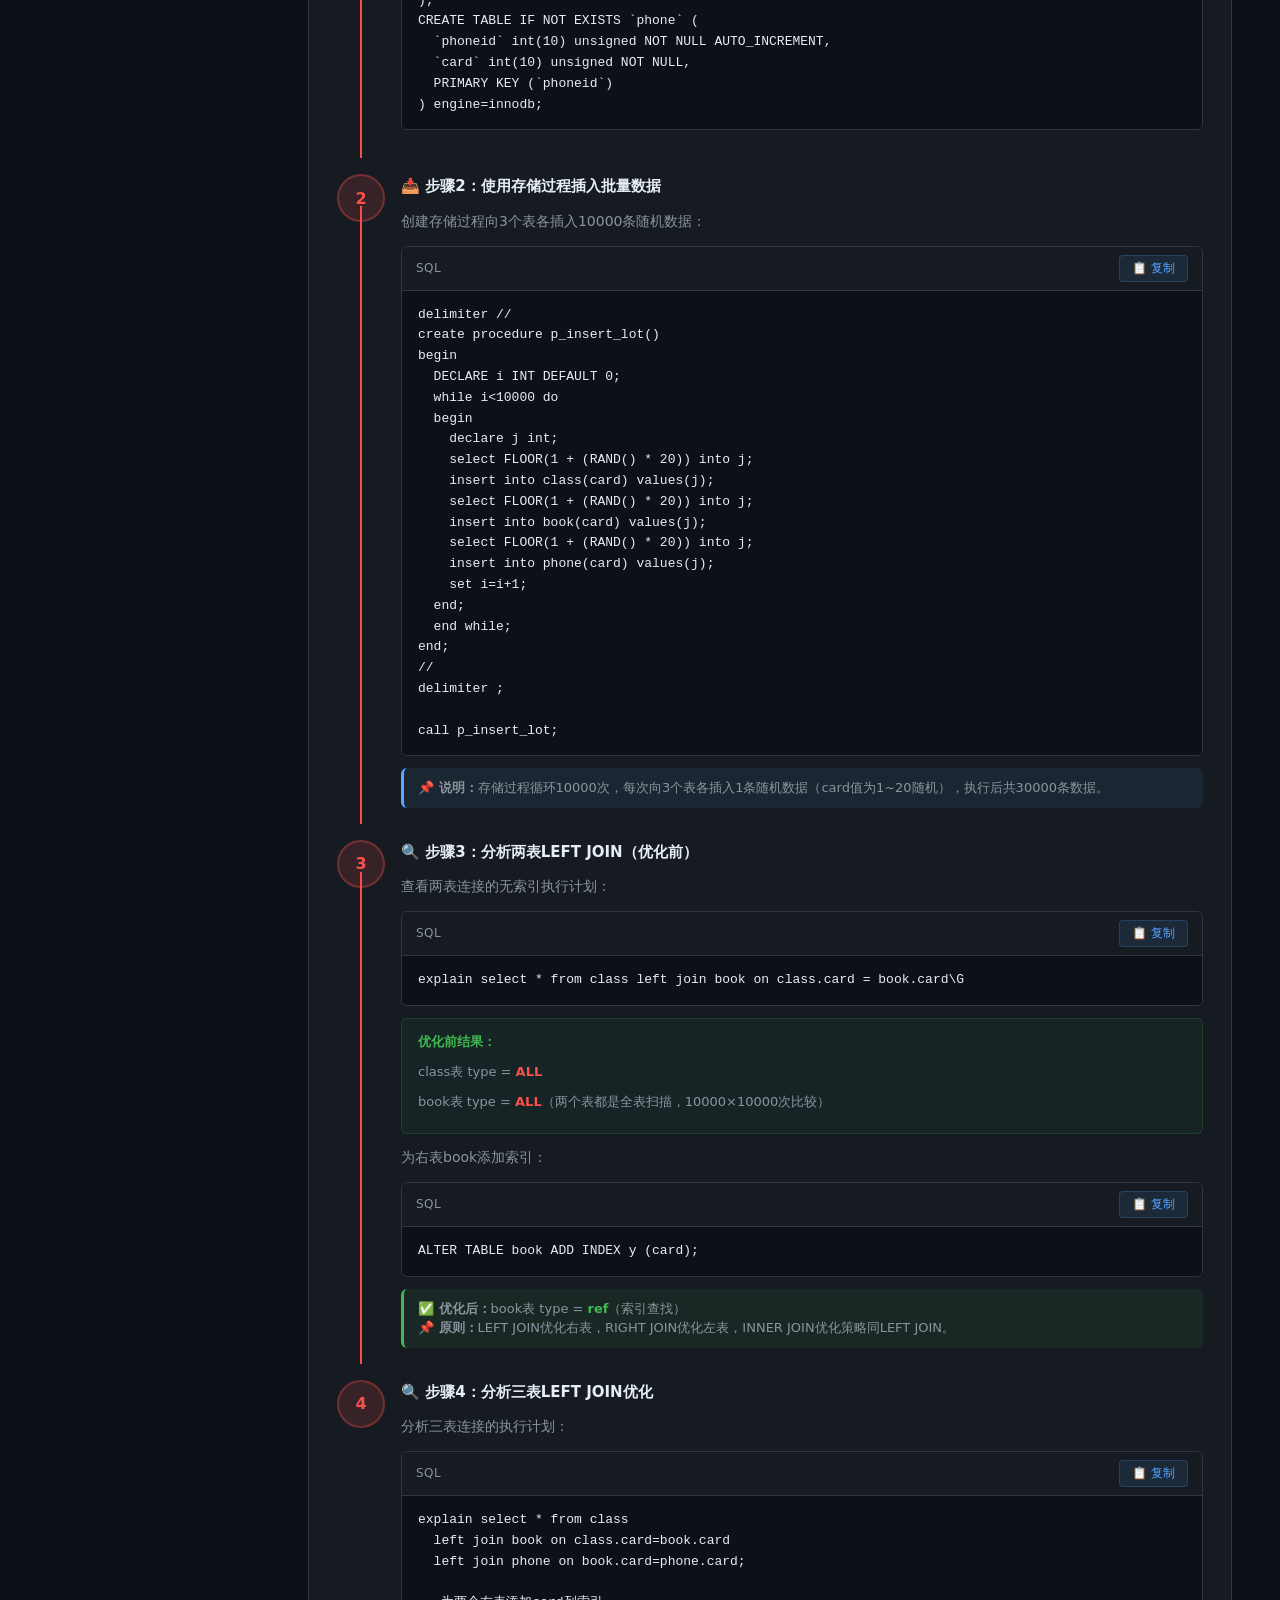
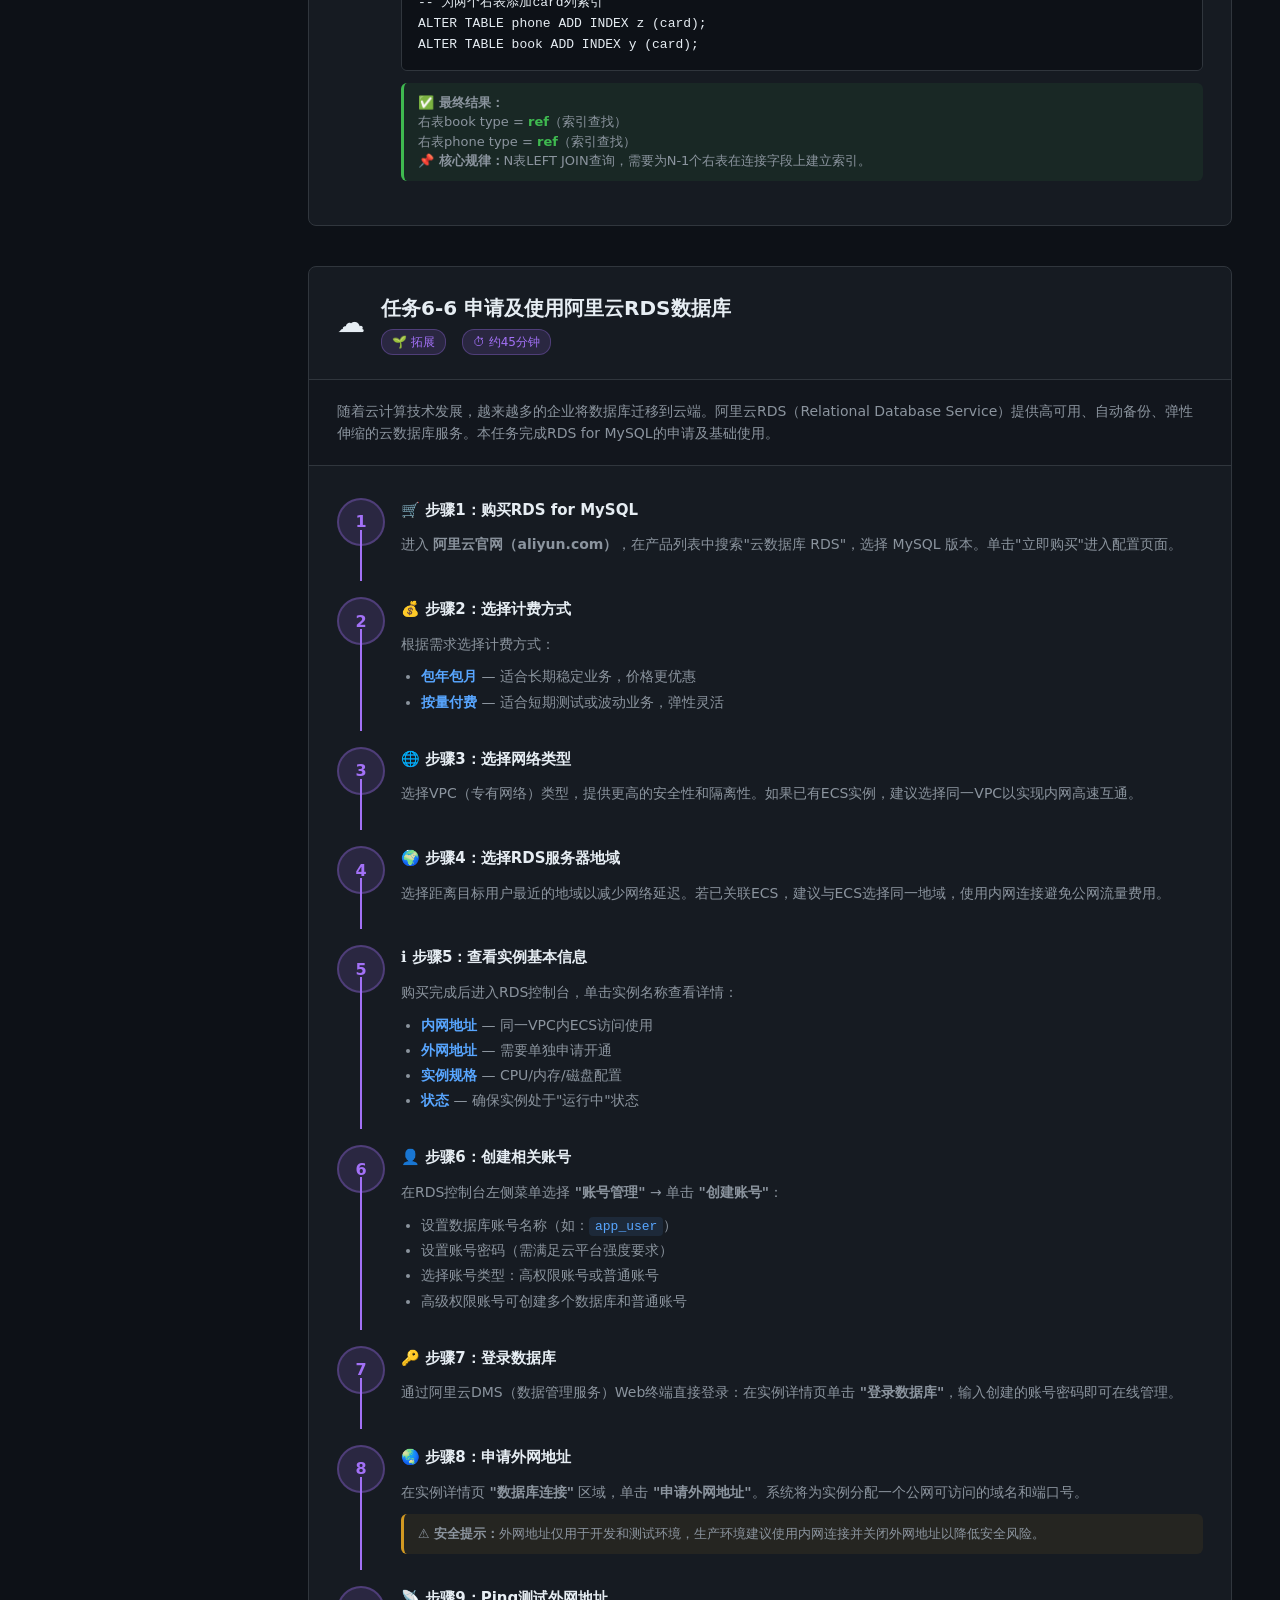
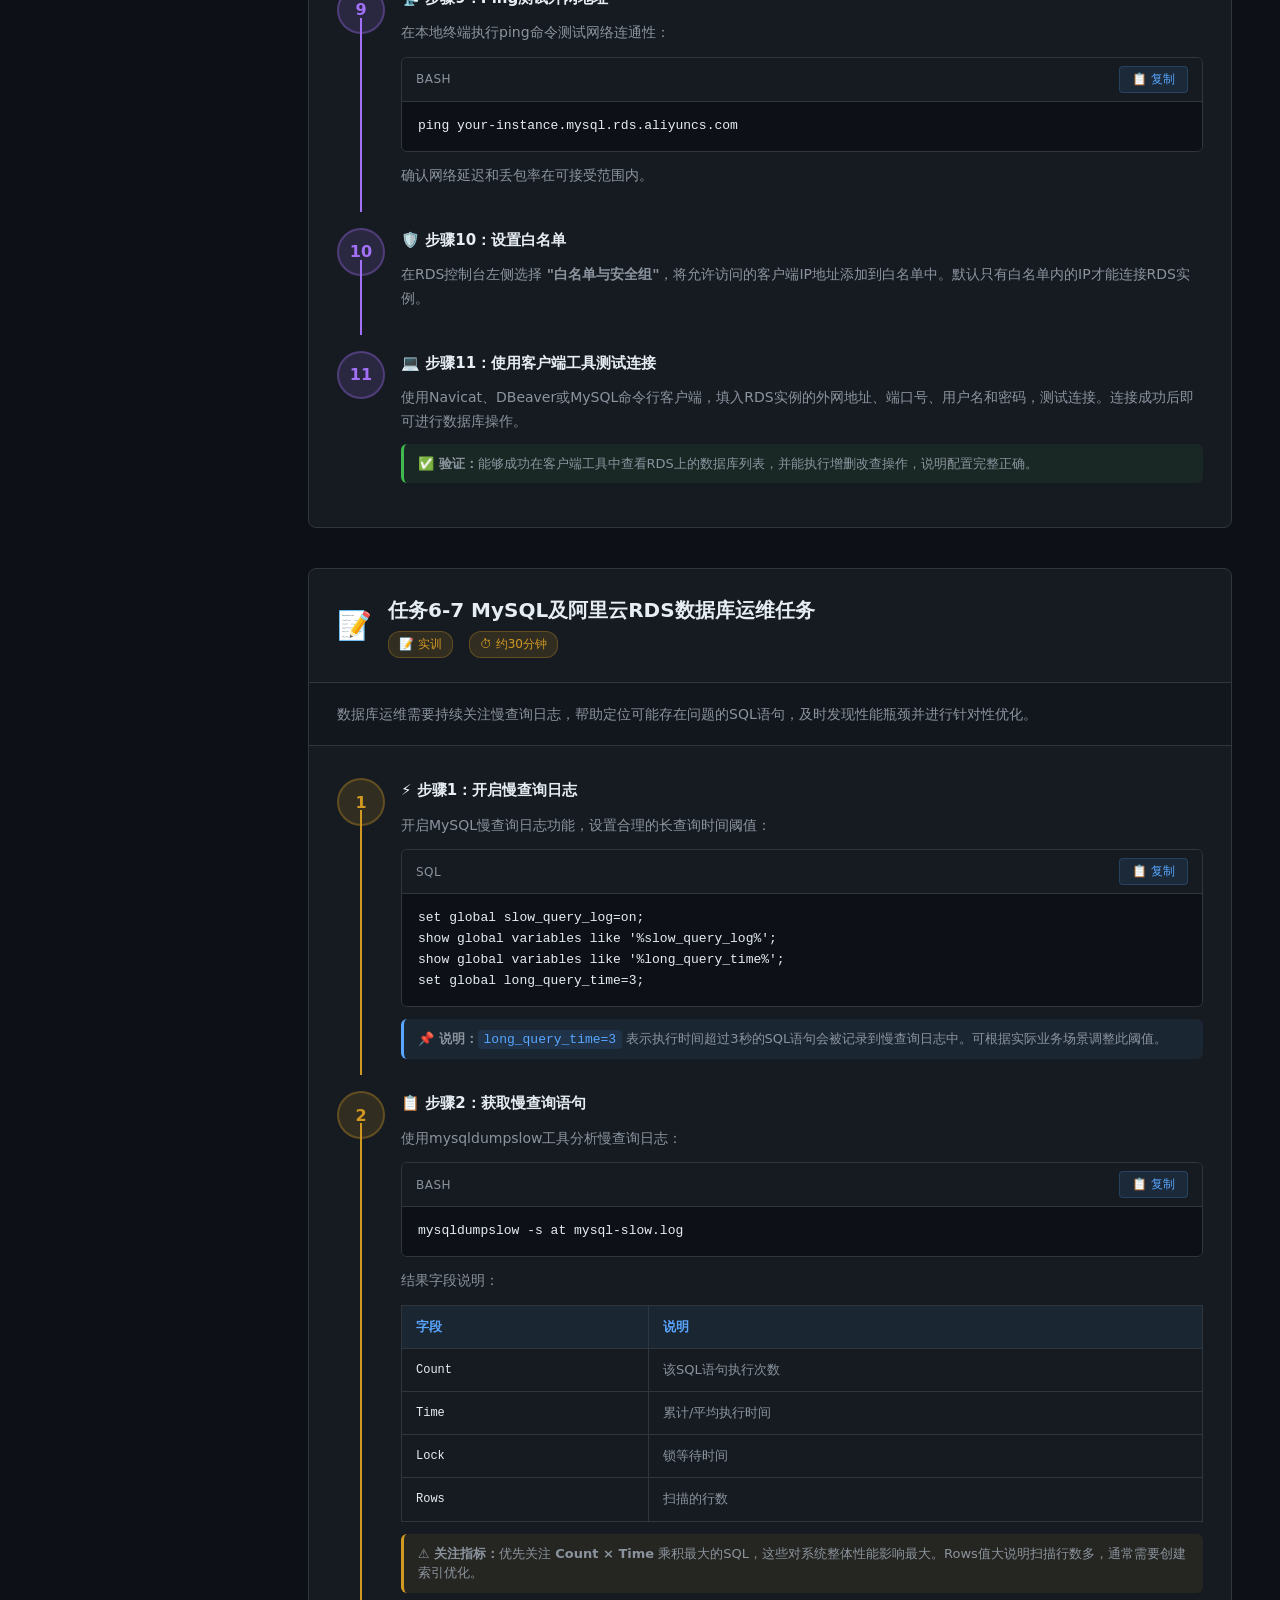
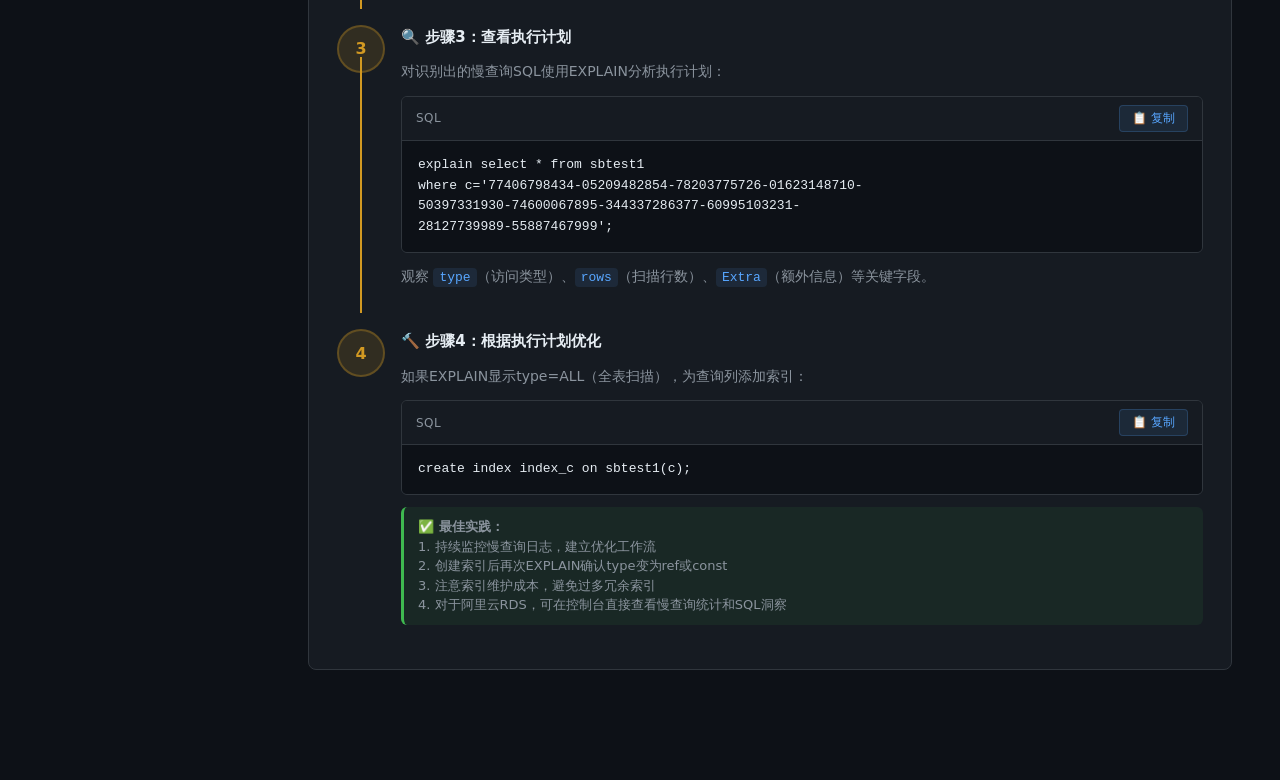
<file: courses/db/chapter6/chapter6-manual.html>
<!DOCTYPE html>
<html lang="zh-CN">
<head>
<meta charset="UTF-8">
<meta name="viewport" content="width=device-width, initial-scale=1.0">
<title>项目六 操作手册 - 监控、测试并优化 MySQL 性能</title>
<style>
*, *::before, *::after { box-sizing: border-box; margin: 0; padding: 0; }

body {
  background: #0d1117;
  color: #e6edf3;
  font-family: system-ui, -apple-system, sans-serif;
  line-height: 1.7;
  display: flex;
  min-height: 100vh;
}

/* ===== 顶部导航栏 ===== */
.top-nav {
  position: fixed;
  top: 0;
  left: 0;
  right: 0;
  z-index: 100;
  background: rgba(13, 17, 23, 0.85);
  backdrop-filter: blur(12px);
  -webkit-backdrop-filter: blur(12px);
  border-bottom: 1px solid #30363d;
  padding: 0 24px;
  height: 56px;
  display: flex;
  align-items: center;
  justify-content: space-between;
}

.nav-brand {
  font-size: 15px;
  font-weight: 600;
  color: #58a6ff;
  white-space: nowrap;
}

.nav-links {
  display: flex;
  gap: 4px;
  flex-wrap: wrap;
  justify-content: flex-end;
}

.nav-links a {
  color: #8b949e;
  text-decoration: none;
  font-size: 13px;
  padding: 6px 12px;
  border-radius: 6px;
  transition: all 0.2s;
  white-space: nowrap;
}

.nav-links a:hover {
  color: #e6edf3;
  background: rgba(88, 166, 255, 0.1);
}

.nav-links a.active {
  color: #58a6ff;
  background: rgba(88, 166, 255, 0.12);
}

/* ===== 侧边栏 ===== */
.sidebar {
  position: fixed;
  top: 56px;
  left: 0;
  width: 260px;
  height: calc(100vh - 56px);
  background: #161b22;
  border-right: 1px solid #30363d;
  overflow-y: auto;
  padding: 24px 16px;
  z-index: 50;
}

.sidebar h3 {
  font-size: 12px;
  text-transform: uppercase;
  letter-spacing: 1px;
  color: #8b949e;
  margin-bottom: 16px;
  padding: 0 8px;
}

.sidebar ul {
  list-style: none;
}

.sidebar li { margin-bottom: 2px; }

.sidebar a {
  display: flex;
  align-items: center;
  gap: 10px;
  padding: 9px 12px;
  border-radius: 6px;
  color: #8b949e;
  text-decoration: none;
  font-size: 13px;
  transition: all 0.2s;
}

.sidebar a:hover {
  color: #e6edf3;
  background: rgba(88, 166, 255, 0.08);
}

.sidebar .task-dot {
  width: 8px;
  height: 8px;
  border-radius: 50%;
  flex-shrink: 0;
}

.sidebar .dot-core { background: #f85149; }
.sidebar .dot-expand { background: #a371f7; }
.sidebar .dot-practice { background: #d29922; }

/* ===== 主内容区 ===== */
.main-content {
  margin-left: 260px;
  padding-top: 56px;
  flex: 1;
  min-width: 0;
}

/* ===== 页面标题区域 ===== */
.page-header {
  padding: 48px 48px 32px;
  border-bottom: 1px solid #30363d;
  background: linear-gradient(180deg, rgba(88, 166, 255, 0.04) 0%, transparent 100%);
}

.page-header h1 {
  font-size: 32px;
  font-weight: 700;
  color: #58a6ff;
  margin-bottom: 8px;
}

.page-header .subtitle {
  font-size: 16px;
  color: #8b949e;
}

/* ===== 内容容器 ===== */
.content-wrapper {
  padding: 32px 48px 80px;
}

/* ===== 任务卡片 ===== */
.task-card {
  background: #161b22;
  border: 1px solid #30363d;
  border-radius: 8px;
  margin-bottom: 40px;
  overflow: hidden;
  transition: border-color 0.25s, box-shadow 0.25s;
}

.task-card:hover {
  border-color: #58a6ff;
  box-shadow: 0 0 0 1px rgba(88, 166, 255, 0.15);
}

.task-header {
  padding: 24px 28px;
  border-bottom: 1px solid #30363d;
  display: flex;
  align-items: center;
  gap: 16px;
}

.task-icon {
  font-size: 28px;
  flex-shrink: 0;
}

.task-header-text h2 {
  font-size: 20px;
  font-weight: 600;
  color: #e6edf3;
  margin-bottom: 4px;
}

.task-header-meta {
  display: flex;
  gap: 16px;
  flex-wrap: wrap;
}

.task-badge {
  font-size: 12px;
  padding: 2px 10px;
  border-radius: 12px;
  font-weight: 500;
}

.badge-core { background: rgba(248, 81, 73, 0.15); color: #f85149; border: 1px solid rgba(248, 81, 73, 0.3); }
.badge-expand { background: rgba(163, 113, 247, 0.15); color: #a371f7; border: 1px solid rgba(163, 113, 247, 0.3); }
.badge-practice { background: rgba(210, 153, 34, 0.15); color: #d29922; border: 1px solid rgba(210, 153, 34, 0.3); }

.task-desc {
  padding: 20px 28px;
  border-bottom: 1px solid #30363d;
  background: rgba(13, 17, 23, 0.4);
}

.task-desc p {
  color: #8b949e;
  font-size: 14px;
  line-height: 1.6;
}

/* ===== 步骤区域 ===== */
.task-steps {
  padding: 16px 28px 28px;
}

/* 步骤条 */
.step-item {
  display: flex;
  gap: 16px;
  padding: 16px 0;
  position: relative;
}

.step-item:not(:last-child)::after {
  content: '';
  position: absolute;
  left: 23px;
  top: 48px;
  bottom: 0;
  width: 2px;
}

.step-line-core::after { background: #f85149; }
.step-line-expand::after { background: #a371f7; }
.step-line-practice::after { background: #d29922; }

.step-num {
  width: 48px;
  height: 48px;
  border-radius: 50%;
  display: flex;
  align-items: center;
  justify-content: center;
  font-size: 16px;
  font-weight: 700;
  flex-shrink: 0;
  z-index: 1;
}

.step-num-core { background: rgba(248, 81, 73, 0.15); color: #f85149; border: 2px solid rgba(248, 81, 73, 0.3); }
.step-num-expand { background: rgba(163, 113, 247, 0.15); color: #a371f7; border: 2px solid rgba(163, 113, 247, 0.3); }
.step-num-practice { background: rgba(210, 153, 34, 0.15); color: #d29922; border: 2px solid rgba(210, 153, 34, 0.3); }

.step-body {
  flex: 1;
  min-width: 0;
}

.step-title {
  font-size: 15px;
  font-weight: 600;
  color: #e6edf3;
  margin-bottom: 10px;
}

.step-content {
  font-size: 14px;
  color: #8b949e;
  line-height: 1.7;
}

.step-content p { margin-bottom: 8px; }

.step-note {
  margin-top: 10px;
  padding: 10px 14px;
  border-radius: 6px;
  font-size: 13px;
  line-height: 1.5;
}

.note-info { background: rgba(88, 166, 255, 0.08); border-left: 3px solid #58a6ff; color: #8b949e; }
.note-warn { background: rgba(210, 153, 34, 0.08); border-left: 3px solid #d29922; color: #8b949e; }
.note-success { background: rgba(63, 185, 80, 0.08); border-left: 3px solid #3fb950; color: #8b949e; }

/* ===== 代码块 ===== */
.code-block {
  margin: 12px 0;
  border: 1px solid #30363d;
  border-radius: 6px;
  overflow: hidden;
}

.code-header {
  display: flex;
  justify-content: space-between;
  align-items: center;
  padding: 8px 14px;
  background: #161b22;
  border-bottom: 1px solid #30363d;
  font-size: 12px;
}

.code-lang {
  color: #8b949e;
  font-weight: 500;
  text-transform: uppercase;
  letter-spacing: 0.5px;
}

.copy-btn {
  background: rgba(88, 166, 255, 0.1);
  color: #58a6ff;
  border: 1px solid rgba(88, 166, 255, 0.2);
  padding: 4px 12px;
  border-radius: 4px;
  cursor: pointer;
  font-size: 12px;
  font-family: system-ui, -apple-system, sans-serif;
  transition: all 0.2s;
}

.copy-btn:hover {
  background: rgba(88, 166, 255, 0.2);
  border-color: rgba(88, 166, 255, 0.4);
}

.copy-btn.copied {
  background: rgba(63, 185, 80, 0.15);
  color: #3fb950;
  border-color: rgba(63, 185, 80, 0.3);
}

.code-content {
  padding: 14px 16px;
  background: #0d1117;
  overflow-x: auto;
}

.code-content pre {
  font-family: 'Consolas', 'Fira Code', monospace;
  font-size: 13px;
  line-height: 1.6;
  color: #e6edf3;
  white-space: pre;
  margin: 0;
}

.code-content code {
  font-family: 'Consolas', 'Fira Code', monospace;
}

/* 内联代码 */
.inline-code {
  background: rgba(88, 166, 255, 0.1);
  color: #58a6ff;
  padding: 2px 6px;
  border-radius: 4px;
  font-family: 'Consolas', 'Fira Code', monospace;
  font-size: 13px;
}

/* ===== 参数表格 ===== */
.param-table {
  width: 100%;
  border-collapse: collapse;
  margin: 12px 0;
  font-size: 13px;
}

.param-table th {
  background: rgba(88, 166, 255, 0.08);
  color: #58a6ff;
  text-align: left;
  padding: 10px 14px;
  border: 1px solid #30363d;
  font-weight: 600;
}

.param-table td {
  padding: 10px 14px;
  border: 1px solid #30363d;
  color: #8b949e;
}

.param-table td:first-child {
  color: #e6edf3;
  font-family: 'Consolas', 'Fira Code', monospace;
  font-size: 12px;
}

/* ===== 滚动条 ===== */
::-webkit-scrollbar { width: 6px; height: 6px; }
::-webkit-scrollbar-track { background: #0d1117; }
::-webkit-scrollbar-thumb { background: #30363d; border-radius: 3px; }
::-webkit-scrollbar-thumb:hover { background: #484f58; }

/* ===== 响应式 ===== */
@media (max-width: 900px) {
  .sidebar { display: none; }
  .main-content { margin-left: 0; }
  .page-header { padding: 32px 24px; }
  .content-wrapper { padding: 24px; }
  .top-nav { padding: 0 16px; }
  .nav-brand { font-size: 13px; }
}

@media (max-width: 640px) {
  .nav-links { gap: 2px; }
  .nav-links a { font-size: 11px; padding: 4px 8px; }
  .task-header-text h2 { font-size: 17px; }
  .page-header h1 { font-size: 24px; }
  .step-num { width: 36px; height: 36px; font-size: 14px; }
}

/* 平滑滚动 */
html { scroll-behavior: smooth; }

/* ===== 结果高亮块 ===== */
.result-block {
  margin: 10px 0;
  padding: 12px 16px;
  background: rgba(63, 185, 80, 0.06);
  border: 1px solid rgba(63, 185, 80, 0.2);
  border-radius: 6px;
  font-size: 13px;
  color: #8b949e;
}

.result-block strong { color: #3fb950; }
</style>
</head>
<body>

<!-- ===== 顶部导航栏 ===== -->
<nav class="top-nav">
  <div class="nav-brand">&#x1F5C4;&#xFE0F; 数据库运维与管理 &middot; 项目六操作手册</div>
  <div class="nav-links">
    <a href="chapter6-guide.html">&#x1F4D6; 指导书</a>
    <a href="chapter6-manual.html" class="active">&#x1F4D1; 操作手册</a>
    <a href="chapter6-mindmap.html">&#x1F9E0; 知识结构图</a>
    <a href="chapter6-summary.html">&#x270D;&#xFE0F; 小结自测</a>
  </div>
</nav>

<!-- ===== 侧边栏 ===== -->
<aside class="sidebar">
  <h3>&#x1F4CB; 任务导航</h3>
  <ul>
    <li><a href="#task6-1"><span class="task-dot dot-core"></span>任务6-1 安装MONyog</a></li>
    <li><a href="#task6-2"><span class="task-dot dot-core"></span>任务6-2 读写性能调优</a></li>
    <li><a href="#task6-3"><span class="task-dot dot-core"></span>任务6-3 压力测试报告</a></li>
    <li><a href="#task6-4"><span class="task-dot dot-core"></span>任务6-4 单表SQL优化</a></li>
    <li><a href="#task6-5"><span class="task-dot dot-core"></span>任务6-5 多表SQL优化</a></li>
    <li><a href="#task6-6"><span class="task-dot dot-expand"></span>任务6-6 阿里云RDS</a></li>
    <li><a href="#task6-7"><span class="task-dot dot-practice"></span>任务6-7 慢查询运维</a></li>
  </ul>
</aside>

<!-- ===== 主内容区 ===== -->
<main class="main-content">

  <!-- 页面标题 -->
  <div class="page-header">
    <h1>&#x1F4CA; 项目六：监控、测试并优化 MySQL 性能</h1>
    <p class="subtitle">&#x1F4D1; 操作手册 — 7个实训任务完整操作步骤</p>
  </div>

  <div class="content-wrapper">

    <!-- ========== 任务6-1 ========== -->
    <section id="task6-1" class="task-card">
      <div class="task-header">
        <div class="task-icon">&#x1F50D;</div>
        <div class="task-header-text">
          <h2>任务6-1 安装MONyog工具监控MySQL服务器</h2>
          <div class="task-header-meta">
            <span class="task-badge badge-core">&#x2B50; 核心</span>
            <span class="task-badge badge-core">&#x23F1; 约30分钟</span>
          </div>
        </div>
      </div>
      <div class="task-desc">
        <p>MONyog是一个优秀的MySQL监控工具，可以实时监测MySQL服务器，查看MySQL服务器的运行状态。支持查询分析功能，帮助DBA快速定位性能瓶颈。</p>
      </div>
      <div class="task-steps">

        <!-- 步骤1 -->
        <div class="step-item step-line-core">
          <div class="step-num step-num-core">1</div>
          <div class="step-body">
            <div class="step-title">&#x1F4E5; 步骤1：下载MONyog软件</div>
            <div class="step-content">
              <p>进入MONyog官方网站 <span class="inline-code">www.webyog.com/product/monyog</span>，单击 <strong>"Download Free Trial"</strong> 按钮下载试用版安装包。</p>
              <div class="step-note note-info">
                <strong>&#x1F4CC; 提示：</strong>MONyog提供14天免费试用期，安装包大小约80MB，支持Windows和Linux平台。
              </div>
            </div>
          </div>
        </div>

        <!-- 步骤2 -->
        <div class="step-item step-line-core">
          <div class="step-num step-num-core">2</div>
          <div class="step-body">
            <div class="step-title">&#x2699;&#xFE0F; 步骤2：安装软件</div>
            <div class="step-content">
              <p>双击下载的安装包，按照默认设置进行安装。安装过程中需要设置管理员账户和密码，请妥善保管。</p>
              <div class="step-note note-warn">
                <strong>&#x26A0;&#xFE0F; 注意：</strong>建议使用强密码，包含大小写字母、数字和特殊字符，长度至少8位。
              </div>
            </div>
          </div>
        </div>

        <!-- 步骤3 -->
        <div class="step-item step-line-core">
          <div class="step-num step-num-core">3</div>
          <div class="step-body">
            <div class="step-title">&#x1F310; 步骤3：登录管理界面</div>
            <div class="step-content">
              <p>打开浏览器，在地址栏输入以下地址访问MONyog管理界面：</p>
              <div class="code-block">
                <div class="code-header">
                  <span class="code-lang">url</span>
                  <button class="copy-btn" onclick="copyCode(this, 'http://127.0.0.1:5555/mindex.html')">&#x1F4CB; 复制</button>
                </div>
                <div class="code-content"><pre><code>http://127.0.0.1:5555/mindex.html</code></pre></div>
              </div>
              <p>输入用户名 <strong>admin</strong> 和安装时设置的密码完成登录。</p>
            </div>
          </div>
        </div>

        <!-- 步骤4 -->
        <div class="step-item step-line-core">
          <div class="step-num step-num-core">4</div>
          <div class="step-body">
            <div class="step-title">&#x2709;&#xFE0F; 步骤4：输入邮箱继续评估</div>
            <div class="step-content">
              <p>登录后系统会提示输入邮箱进行试用评估，单击 <strong>"CONTINUE EVALUATION"</strong> 按钮继续。</p>
              <div class="step-note note-info">
                <strong>&#x1F4CC; 提示：</strong>建议使用常用邮箱注册，以便接收产品更新和使用技巧。
              </div>
            </div>
          </div>
        </div>

        <!-- 步骤5 -->
        <div class="step-item step-line-core">
          <div class="step-num step-num-core">5</div>
          <div class="step-body">
            <div class="step-title">&#x1F517; 步骤5：配置数据库连接</div>
            <div class="step-content">
              <p>在MONyog中添加要监控的MySQL服务器，填写以下连接信息：</p>
              <table class="param-table">
                <tr><th>参数</th><th>说明</th><th>示例值</th></tr>
                <tr><td>Server Name</td><td>服务器显示名称</td><td>MySQL-Prod-01</td></tr>
                <tr><td>Hostname</td><td>MySQL服务器主机名或IP</td><td>192.168.239.51</td></tr>
                <tr><td>Port</td><td>MySQL服务端口号</td><td>3306</td></tr>
                <tr><td>Username</td><td>MySQL登录用户名</td><td>root</td></tr>
                <tr><td>Password</td><td>MySQL登录密码</td><td>********</td></tr>
              </table>
              <p>填写完成后单击 <strong>TEST</strong> 测试连接，测试成功单击 <strong>SAVE</strong> 保存配置。</p>
              <div class="step-note note-success">
                <strong>&#x2705; 验证：</strong>若连接成功会显示绿色对勾，说明MONyog已成功连接到目标MySQL服务器。
              </div>
            </div>
          </div>
        </div>

        <!-- 步骤6 -->
        <div class="step-item">
          <div class="step-num step-num-core">6</div>
          <div class="step-body">
            <div class="step-title">&#x1F4CA; 步骤6：查看监控面板</div>
            <div class="step-content">
              <p>依次单击 <strong>"Monitors"</strong> → <strong>"Select Servers"</strong> → 选择配置好的服务器 → <strong>"Apply"</strong>，即可进入监控面板。</p>
              <p>监控面板可查看以下关键指标：</p>
              <ul style="color: #8b949e; font-size: 14px; padding-left: 20px; margin-top: 8px; line-height: 1.8;">
                <li><strong style="color: #58a6ff;">QPS</strong>（每秒查询数）</li>
                <li><strong style="color: #58a6ff;">连接数</strong>（当前/最大连接数）</li>
                <li><strong style="color: #58a6ff;">缓冲池命中率</strong>（InnoDB Buffer Pool Hit Rate）</li>
                <li><strong style="color: #58a6ff;">慢查询数量</strong></li>
                <li><strong style="color: #58a6ff;">磁盘I/O</strong>读写速率</li>
              </ul>
            </div>
          </div>
        </div>

      </div>
    </section>

    <!-- ========== 任务6-2 ========== -->
    <section id="task6-2" class="task-card">
      <div class="task-header">
        <div class="task-icon">&#x2699;&#xFE0F;</div>
        <div class="task-header-text">
          <h2>任务6-2 对MySQL数据库读写性能调优</h2>
          <div class="task-header-meta">
            <span class="task-badge badge-core">&#x2B50; 核心</span>
            <span class="task-badge badge-core">&#x23F1; 约30分钟</span>
          </div>
        </div>
      </div>
      <div class="task-desc">
        <p>大多数性能优化不是一项单纯的工作，需要考虑CPU、内存、I/O、数据库参数等多个维度。本任务聚焦两个关键参数调优。</p>
      </div>
      <div class="task-steps">

        <!-- 步骤1 -->
        <div class="step-item step-line-core">
          <div class="step-num step-num-core">1</div>
          <div class="step-body">
            <div class="step-title">&#x1F9EE; 步骤1：调整 innodb_buffer_pool_size 参数</div>
            <div class="step-content">
              <p>该参数决定InnoDB缓冲池大小，直接影响读写性能。默认值仅128MB，需要根据物理内存合理调整。</p>

              <p>查看当前值：</p>
              <div class="code-block">
                <div class="code-header">
                  <span class="code-lang">sql</span>
                  <button class="copy-btn" onclick="copyCode(this, 'mysql> show global variables like \'%innodb_buffer_pool_size%\';\n')">&#x1F4CB; 复制</button>
                </div>
                <div class="code-content"><pre><code>mysql&gt; show global variables like '%innodb_buffer_pool_size%';</code></pre></div>
              </div>

              <p>设置新值（示例设为6GB）：</p>
              <div class="code-block">
                <div class="code-header">
                  <span class="code-lang">sql</span>
                  <button class="copy-btn" onclick="copyCode(this, 'mysql> set global innodb_buffer_pool_size=6442450944;\n')">&#x1F4CB; 复制</button>
                </div>
                <div class="code-content"><pre><code>mysql&gt; set global innodb_buffer_pool_size=6442450944;</code></pre></div>
              </div>

              <div class="step-note note-info">
                <strong>&#x1F4CC; 说明：</strong>官方建议设置为主机物理内存的 <strong>40%~80%</strong>。6442450944字节 = 6GB，适用于8GB~15GB物理内存的服务器。使用 <span class="inline-code">set global</span> 可在线修改，重启后失效；写入配置文件可永久生效。
              </div>
            </div>
          </div>
        </div>

        <!-- 步骤2 -->
        <div class="step-item">
          <div class="step-num step-num-core">2</div>
          <div class="step-body">
            <div class="step-title">&#x1F4BE; 步骤2：调整 tmp_table_size 参数</div>
            <div class="step-content">
              <p>该参数控制内存中临时表的最大大小，超过此值则写入磁盘临时表，影响查询速度。</p>

              <p>查看临时表使用情况：</p>
              <div class="code-block">
                <div class="code-header">
                  <span class="code-lang">sql</span>
                  <button class="copy-btn" onclick="copyCode(this, 'mysql> show global status where variable_name in (\'Created_tmp_disk_tables\',\'Created_tmp_tables\');\nmysql> show global variables like \'%tmp_table_size%\';\nmysql> set global tmp_table_size=25165824;\n')">&#x1F4CB; 复制</button>
                </div>
                <div class="code-content"><pre><code>mysql&gt; show global status where variable_name in ('Created_tmp_disk_tables','Created_tmp_tables');
mysql&gt; show global variables like '%tmp_table_size%';
mysql&gt; set global tmp_table_size=25165824;</code></pre></div>
              </div>

              <div class="step-note note-warn">
                <strong>&#x26A0;&#xFE0F; 分析：</strong>计算 <span class="inline-code">Created_tmp_disk_tables / Created_tmp_tables</span> 的比值。若该比值超过 <strong>25%</strong>，说明大量临时表被写入磁盘，需要增大 <span class="inline-code">tmp_table_size</span>。25165824字节 ≈ 24MB。
              </div>
            </div>
          </div>
        </div>

      </div>
    </section>

    <!-- ========== 任务6-3 ========== -->
    <section id="task6-3" class="task-card">
      <div class="task-header">
        <div class="task-icon">&#x1F4CA;</div>
        <div class="task-header-text">
          <h2>任务6-3 创建MySQL数据库压力测试报告</h2>
          <div class="task-header-meta">
            <span class="task-badge badge-core">&#x2B50; 核心</span>
            <span class="task-badge badge-core">&#x23F1; 约40分钟</span>
          </div>
        </div>
      </div>
      <div class="task-desc">
        <p>SysBench是跨平台多线程模块化基准测试工具，用于评估高负载下数据库核心参数性能。本任务使用SysBench对MySQL进行OLTP读写压力测试。</p>
      </div>
      <div class="task-steps">

        <!-- 步骤1 -->
        <div class="step-item step-line-core">
          <div class="step-num step-num-core">1</div>
          <div class="step-body">
            <div class="step-title">&#x1F4E6; 步骤1：安装SysBench软件</div>
            <div class="step-content">
              <p>在Linux环境下通过源码编译安装SysBench 1.0.18版本：</p>
              <div class="code-block">
                <div class="code-header">
                  <span class="code-lang">bash</span>
                  <button class="copy-btn" onclick="copyCode(this, 'yum -y install make automake libtool pkgconfig libaio-devel git\ngit clone https://github.com/akopytov/sysbench.git\ncd sysbench\ngit checkout 1.0.18\n./autogen.sh\n./configure --prefix=/usr --mandir=/usr/share/man\nmake && make install\n')">&#x1F4CB; 复制</button>
                </div>
                <div class="code-content"><pre><code>yum -y install make automake libtool pkgconfig libaio-devel git
git clone https://github.com/akopytov/sysbench.git
cd sysbench
git checkout 1.0.18
./autogen.sh
./configure --prefix=/usr --mandir=/usr/share/man
make &amp;&amp; make install</code></pre></div>
              </div>
              <div class="step-note note-success">
                <strong>&#x2705; 验证安装：</strong>执行 <span class="inline-code">sysbench --version</span> 确认显示版本号为1.0.18。
              </div>
            </div>
          </div>
        </div>

        <!-- 步骤2 -->
        <div class="step-item step-line-core">
          <div class="step-num step-num-core">2</div>
          <div class="step-body">
            <div class="step-title">&#x1F504; 步骤2：准备测试数据</div>
            <div class="step-content">
              <p>使用SysBench的 <span class="inline-code">prepare</span> 命令在目标数据库创建测试表和数据：</p>
              <div class="code-block">
                <div class="code-header">
                  <span class="code-lang">bash</span>
                  <button class="copy-btn" onclick="copyCode(this, 'sysbench --mysql-host=192.168.239.51 --mysql-port=3308 --mysql-user=yzw --mysql-password=yzw --mysql-db=sbtest --table_size=25000 --tables=10 --events=0 --report-interval=10 --time=600 oltp_read_write prepare\n')">&#x1F4CB; 复制</button>
                </div>
                <div class="code-content"><pre><code>sysbench \
  --mysql-host=192.168.239.51 \
  --mysql-port=3308 \
  --mysql-user=yzw \
  --mysql-password=yzw \
  --mysql-db=sbtest \
  --table_size=25000 \
  --tables=10 \
  --events=0 \
  --report-interval=10 \
  --time=600 \
  oltp_read_write prepare</code></pre></div>
              </div>

              <p>参数说明：</p>
              <table class="param-table">
                <tr><th>参数</th><th>说明</th></tr>
                <tr><td>mysql-host</td><td>测试目标MySQL服务器IP地址</td></tr>
                <tr><td>mysql-port</td><td>MySQL服务连接端口</td></tr>
                <tr><td>mysql-user</td><td>连接MySQL的用户名</td></tr>
                <tr><td>mysql-password</td><td>连接MySQL的密码</td></tr>
                <tr><td>mysql-db</td><td>测试使用的数据库名称</td></tr>
                <tr><td>table_size</td><td>每个表的数据行数</td></tr>
                <tr><td>tables</td><td>创建的测试表数量</td></tr>
                <tr><td>report-interval</td><td>报告输出的间隔秒数</td></tr>
                <tr><td>time</td><td>测试执行的总时间（秒）</td></tr>
              </table>
            </div>
          </div>
        </div>

        <!-- 步骤3 -->
        <div class="step-item step-line-core">
          <div class="step-num step-num-core">3</div>
          <div class="step-body">
            <div class="step-title">&#x25B6;&#xFE0F; 步骤3：执行压力测试</div>
            <div class="step-content">
              <p>使用 <span class="inline-code">oltp_read_write run</span> 模式执行读写混合压力测试：</p>
              <div class="code-block">
                <div class="code-header">
                  <span class="code-lang">bash</span>
                  <button class="copy-btn" onclick="copyCode(this, 'sysbench --mysql-host=192.168.239.51 --mysql-port=3308 --mysql-user=yzw --mysql-password=yzw --mysql-db=sbtest --table_size=25000 --tables=10 --events=0 --report-interval=10 --time=600 oltp_read_write run\n\n# 修改并发数进行多次测试\nsysbench ... --threads=16 ... oltp_read_write run\nsysbench ... --threads=32 ... oltp_read_write run\nsysbench ... --threads=64 ... oltp_read_write run\n')">&#x1F4CB; 复制</button>
                </div>
                <div class="code-content"><pre><code>sysbench \
  --mysql-host=192.168.239.51 \
  --mysql-port=3308 \
  --mysql-user=yzw \
  --mysql-password=yzw \
  --mysql-db=sbtest \
  --table_size=25000 \
  --tables=10 \
  --events=0 \
  --report-interval=10 \
  --time=600 \
  oltp_read_write run

# 修改并发线程数，多次重复测试以观察性能变化趋势
sysbench ... --threads=16 ... oltp_read_write run
sysbench ... --threads=32 ... oltp_read_write run
sysbench ... --threads=64 ... oltp_read_write run</code></pre></div>
              </div>

              <div class="step-note note-warn">
                <strong>&#x26A0;&#xFE0F; 重要：</strong>通过 <span class="inline-code">--threads</span> 参数调整并发数（如8、16、32、64、128），多次重复测试，生成不同并发级别的性能数据，以便绘制TPS/QPS与并发数的关系曲线。
              </div>
            </div>
          </div>
        </div>

        <!-- 步骤4 -->
        <div class="step-item">
          <div class="step-num step-num-core">4</div>
          <div class="step-body">
            <div class="step-title">&#x1F9F9; 步骤4：清理测试数据</div>
            <div class="step-content">
              <p>测试完成后清理数据库中的测试数据：</p>
              <div class="code-block">
                <div class="code-header">
                  <span class="code-lang">bash</span>
                  <button class="copy-btn" onclick="copyCode(this, 'sysbench --mysql-host=192.168.239.51 --mysql-port=3308 --mysql-user=yzw --mysql-password=yzw --mysql-db=sbtest --table_size=25000 --tables=10 --events=0 --report-interval=10 --time=600 oltp_read_write cleanup\n')">&#x1F4CB; 复制</button>
                </div>
                <div class="code-content"><pre><code>sysbench --mysql-host=192.168.239.51 --mysql-port=3308 \
  --mysql-user=yzw --mysql-password=yzw --mysql-db=sbtest \
  --table_size=25000 --tables=10 --events=0 \
  --report-interval=10 --time=600 \
  oltp_read_write cleanup</code></pre></div>
              </div>
            </div>
          </div>
        </div>

      </div>
    </section>

    <!-- ========== 任务6-4 ========== -->
    <section id="task6-4" class="task-card">
      <div class="task-header">
        <div class="task-icon">&#x1F50E;</div>
        <div class="task-header-text">
          <h2>任务6-4 使用explain工具分析并优化单表SQL查询</h2>
          <div class="task-header-meta">
            <span class="task-badge badge-core">&#x2B50; 核心</span>
            <span class="task-badge badge-core">&#x23F1; 约30分钟</span>
          </div>
        </div>
      </div>
      <div class="task-desc">
        <p>使用MySQL的 <span class="inline-code">EXPLAIN</span> 工具对SQL查询语句进行分析，通过索引优化从全表扫描变为高效范围扫描，大幅提升查询性能。</p>
      </div>
      <div class="task-steps">

        <!-- 步骤1 -->
        <div class="step-item step-line-core">
          <div class="step-num step-num-core">1</div>
          <div class="step-body">
            <div class="step-title">&#x1F4DD; 步骤1：创建article测试表</div>
            <div class="step-content">
              <div class="code-block">
                <div class="code-header">
                  <span class="code-lang">sql</span>
                  <button class="copy-btn" onclick="copyCode(this, 'CREATE TABLE IF NOT EXISTS `article` (\n  `id` int(10) unsigned NOT NULL AUTO_INCREMENT,\n  `author_id` int(10) unsigned NOT NULL,\n  `category_id` int(10) unsigned NOT NULL,\n  `views` int(10) unsigned NOT NULL,\n  `comments` int(10) unsigned NOT NULL,\n  `title` varbinary(255) NOT NULL,\n  `content` text NOT NULL,\n  PRIMARY KEY (`id`)\n);\n')">&#x1F4CB; 复制</button>
                </div>
                <div class="code-content"><pre><code>CREATE TABLE IF NOT EXISTS `article` (
  `id` int(10) unsigned NOT NULL AUTO_INCREMENT,
  `author_id` int(10) unsigned NOT NULL,
  `category_id` int(10) unsigned NOT NULL,
  `views` int(10) unsigned NOT NULL,
  `comments` int(10) unsigned NOT NULL,
  `title` varbinary(255) NOT NULL,
  `content` text NOT NULL,
  PRIMARY KEY (`id`)
);</code></pre></div>
              </div>
            </div>
          </div>
        </div>

        <!-- 步骤2 -->
        <div class="step-item step-line-core">
          <div class="step-num step-num-core">2</div>
          <div class="step-body">
            <div class="step-title">&#x2795; 步骤2：插入测试数据</div>
            <div class="step-content">
              <div class="code-block">
                <div class="code-header">
                  <span class="code-lang">sql</span>
                  <button class="copy-btn" onclick="copyCode(this, 'INSERT INTO `article` (author_id, category_id, views, comments, title, content) VALUES\n(1, 1, 1, 1, \'1\', \'1\'),\n(2, 2, 2, 2, \'2\', \'2\'),\n(1, 1, 3, 3, \'3\', \'3\');\n')">&#x1F4CB; 复制</button>
                </div>
                <div class="code-content"><pre><code>INSERT INTO `article` (author_id, category_id, views, comments, title, content) VALUES
(1, 1, 1, 1, '1', '1'),
(2, 2, 2, 2, '2', '2'),
(1, 1, 3, 3, '3', '3');</code></pre></div>
              </div>
            </div>
          </div>
        </div>

        <!-- 步骤3 -->
        <div class="step-item step-line-core">
          <div class="step-num step-num-core">3</div>
          <div class="step-body">
            <div class="step-title">&#x1F50D; 步骤3：分析无索引查询（EXPLAIN）</div>
            <div class="step-content">
              <p>对目标查询使用EXPLAIN分析执行计划：</p>
              <div class="code-block">
                <div class="code-header">
                  <span class="code-lang">sql</span>
                  <button class="copy-btn" onclick="copyCode(this, 'EXPLAIN SELECT author_id FROM article WHERE category_id = 1 AND comments > 1 ORDER BY views DESC LIMIT 1\\G\n')">&#x1F4CB; 复制</button>
                </div>
                <div class="code-content"><pre><code>EXPLAIN SELECT author_id FROM article
WHERE category_id = 1 AND comments &gt; 1
ORDER BY views DESC LIMIT 1\G</code></pre></div>
              </div>

              <div class="result-block">
                <p><strong>分析结果（无索引时）：</strong></p>
                <p>type = <strong style="color:#f85149;">ALL</strong>（全表扫描，性能最差）</p>
                <p>Extra = <strong style="color:#f85149;">Using where; Using filesort</strong>（最坏情况，需要额外排序操作）</p>
              </div>
            </div>
          </div>
        </div>

        <!-- 步骤4 -->
        <div class="step-item step-line-core">
          <div class="step-num step-num-core">4</div>
          <div class="step-body">
            <div class="step-title">&#x26A0;&#xFE0F; 步骤4：添加联合索引（初次尝试）</div>
            <div class="step-content">
              <p>为category_id、comments、views三列建立联合索引：</p>
              <div class="code-block">
                <div class="code-header">
                  <span class="code-lang">sql</span>
                  <button class="copy-btn" onclick="copyCode(this, 'ALTER TABLE article ADD INDEX x (category_id, comments, views);\n')">&#x1F4CB; 复制</button>
                </div>
                <div class="code-content"><pre><code>ALTER TABLE article ADD INDEX x (category_id, comments, views);</code></pre></div>
              </div>

              <div class="result-block">
                <p><strong>再次EXPLAIN结果：</strong></p>
                <p>type = <strong style="color:#d29922;">range</strong>（范围扫描，有改善但仍不理想）</p>
                <p>Extra仍有 <strong style="color:#f85149;">Using filesort</strong></p>
              </div>

              <div class="step-note note-warn">
                <strong>&#x26A0;&#xFE0F; 原因分析：</strong><span class="inline-code">comments</span> 使用了范围查询（<span class="inline-code">&gt; 1</span>），根据MySQL索引最左前缀原则，范围查询列之后的索引字段 <span class="inline-code">views</span> 会失效，因此排序仍需要文件排序。
              </div>
            </div>
          </div>
        </div>

        <!-- 步骤5 -->
        <div class="step-item">
          <div class="step-num step-num-core">5</div>
          <div class="step-body">
            <div class="step-title">&#x2705; 步骤5：重建索引优化（最终方案）</div>
            <div class="step-content">
              <p>删除旧索引，重建为 <span class="inline-code">(category_id, views)</span> 双列索引：</p>
              <div class="code-block">
                <div class="code-header">
                  <span class="code-lang">sql</span>
                  <button class="copy-btn" onclick="copyCode(this, 'DROP INDEX x ON article;\nALTER TABLE article ADD INDEX y (category_id, views);\nEXPLAIN SELECT author_id FROM article WHERE category_id = 1 AND comments > 1 ORDER BY views DESC LIMIT 1\\G\n')">&#x1F4CB; 复制</button>
                </div>
                <div class="code-content"><pre><code>DROP INDEX x ON article;
ALTER TABLE article ADD INDEX y (category_id, views);

EXPLAIN SELECT author_id FROM article
WHERE category_id = 1 AND comments &gt; 1
ORDER BY views DESC LIMIT 1\G</code></pre></div>
              </div>

              <div class="step-note note-success">
                <strong>&#x2705; 最终优化结果：</strong><br>
                type = <strong style="color:#3fb950;">ref</strong>（非唯一索引查找，理想结果）<br>
                Extra = <strong style="color:#3fb950;">Using where; Backward index scan</strong>（利用索引反向扫描完成排序，无需额外排序操作）
              </div>
            </div>
          </div>
        </div>

      </div>
    </section>

    <!-- ========== 任务6-5 ========== -->
    <section id="task6-5" class="task-card">
      <div class="task-header">
        <div class="task-icon">&#x1F517;</div>
        <div class="task-header-text">
          <h2>任务6-5 使用explain工具分析并优化多表SQL查询</h2>
          <div class="task-header-meta">
            <span class="task-badge badge-core">&#x2B50; 核心</span>
            <span class="task-badge badge-core">&#x23F1; 约40分钟</span>
          </div>
        </div>
      </div>
      <div class="task-desc">
        <p>多表连接查询是数据库性能问题的重灾区。本任务使用EXPLAIN分析两表及三表LEFT JOIN查询，通过合理建索引实现从全表扫描到索引查找的优化。</p>
      </div>
      <div class="task-steps">

        <!-- 步骤1 -->
        <div class="step-item step-line-core">
          <div class="step-num step-num-core">1</div>
          <div class="step-body">
            <div class="step-title">&#x1F4CB; 步骤1：创建3个关联表</div>
            <div class="step-content">
              <div class="code-block">
                <div class="code-header">
                  <span class="code-lang">sql</span>
                  <button class="copy-btn" onclick="copyCode(this, 'CREATE TABLE IF NOT EXISTS `class` (`id` int(10) unsigned NOT NULL AUTO_INCREMENT, `card` int(10) unsigned NOT NULL, PRIMARY KEY (`id`));\nCREATE TABLE IF NOT EXISTS `book` (`bookid` int(10) unsigned NOT NULL AUTO_INCREMENT, `card` int(10) unsigned NOT NULL, PRIMARY KEY (`bookid`));\nCREATE TABLE IF NOT EXISTS `phone` (`phoneid` int(10) unsigned NOT NULL AUTO_INCREMENT, `card` int(10) unsigned NOT NULL, PRIMARY KEY (`phoneid`)) engine=innodb;\n')">&#x1F4CB; 复制</button>
                </div>
                <div class="code-content"><pre><code>CREATE TABLE IF NOT EXISTS `class` (
  `id` int(10) unsigned NOT NULL AUTO_INCREMENT,
  `card` int(10) unsigned NOT NULL,
  PRIMARY KEY (`id`)
);
CREATE TABLE IF NOT EXISTS `book` (
  `bookid` int(10) unsigned NOT NULL AUTO_INCREMENT,
  `card` int(10) unsigned NOT NULL,
  PRIMARY KEY (`bookid`)
);
CREATE TABLE IF NOT EXISTS `phone` (
  `phoneid` int(10) unsigned NOT NULL AUTO_INCREMENT,
  `card` int(10) unsigned NOT NULL,
  PRIMARY KEY (`phoneid`)
) engine=innodb;</code></pre></div>
              </div>
            </div>
          </div>
        </div>

        <!-- 步骤2 -->
        <div class="step-item step-line-core">
          <div class="step-num step-num-core">2</div>
          <div class="step-body">
            <div class="step-title">&#x1F4E5; 步骤2：使用存储过程插入批量数据</div>
            <div class="step-content">
              <p>创建存储过程向3个表各插入10000条随机数据：</p>
              <div class="code-block">
                <div class="code-header">
                  <span class="code-lang">sql</span>
                  <button class="copy-btn" onclick="copyCode(this, 'delimiter //\ncreate procedure p_insert_lot()\nbegin\n  DECLARE i INT DEFAULT 0;\n  while i<10000 do\n  begin\n    declare j int;\n    select FLOOR(1 + (RAND() * 20)) into j;\n    insert into class(card) values(j);\n    select FLOOR(1 + (RAND() * 20)) into j;\n    insert into book(card) values(j);\n    select FLOOR(1 + (RAND() * 20)) into j;\n    insert into phone(card) values(j);\n    set i=i+1;\n  end;\n  end while;\nend;\n//\ndelimiter ;\ncall p_insert_lot;\n')">&#x1F4CB; 复制</button>
                </div>
                <div class="code-content"><pre><code>delimiter //
create procedure p_insert_lot()
begin
  DECLARE i INT DEFAULT 0;
  while i&lt;10000 do
  begin
    declare j int;
    select FLOOR(1 + (RAND() * 20)) into j;
    insert into class(card) values(j);
    select FLOOR(1 + (RAND() * 20)) into j;
    insert into book(card) values(j);
    select FLOOR(1 + (RAND() * 20)) into j;
    insert into phone(card) values(j);
    set i=i+1;
  end;
  end while;
end;
//
delimiter ;

call p_insert_lot;</code></pre></div>
              </div>
              <div class="step-note note-info">
                <strong>&#x1F4CC; 说明：</strong>存储过程循环10000次，每次向3个表各插入1条随机数据（card值为1~20随机），执行后共30000条数据。
              </div>
            </div>
          </div>
        </div>

        <!-- 步骤3 -->
        <div class="step-item step-line-core">
          <div class="step-num step-num-core">3</div>
          <div class="step-body">
            <div class="step-title">&#x1F50D; 步骤3：分析两表LEFT JOIN（优化前）</div>
            <div class="step-content">
              <p>查看两表连接的无索引执行计划：</p>
              <div class="code-block">
                <div class="code-header">
                  <span class="code-lang">sql</span>
                  <button class="copy-btn" onclick="copyCode(this, 'explain select * from class left join book on class.card = book.card\\G\n')">&#x1F4CB; 复制</button>
                </div>
                <div class="code-content"><pre><code>explain select * from class left join book on class.card = book.card\G</code></pre></div>
              </div>

              <div class="result-block">
                <p><strong>优化前结果：</strong></p>
                <p>class表 type = <strong style="color:#f85149;">ALL</strong></p>
                <p>book表 type = <strong style="color:#f85149;">ALL</strong>（两个表都是全表扫描，10000×10000次比较）</p>
              </div>

              <p style="margin-top:12px;">为右表book添加索引：</p>
              <div class="code-block">
                <div class="code-header">
                  <span class="code-lang">sql</span>
                  <button class="copy-btn" onclick="copyCode(this, 'ALTER TABLE book ADD INDEX y (card);\n')">&#x1F4CB; 复制</button>
                </div>
                <div class="code-content"><pre><code>ALTER TABLE book ADD INDEX y (card);</code></pre></div>
              </div>

              <div class="step-note note-success">
                <strong>&#x2705; 优化后：</strong>book表 type = <strong style="color:#3fb950;">ref</strong>（索引查找）<br>
                <strong>&#x1F4CC; 原则：</strong>LEFT JOIN优化右表，RIGHT JOIN优化左表，INNER JOIN优化策略同LEFT JOIN。
              </div>
            </div>
          </div>
        </div>

        <!-- 步骤4 -->
        <div class="step-item">
          <div class="step-num step-num-core">4</div>
          <div class="step-body">
            <div class="step-title">&#x1F50D; 步骤4：分析三表LEFT JOIN优化</div>
            <div class="step-content">
              <p>分析三表连接的执行计划：</p>
              <div class="code-block">
                <div class="code-header">
                  <span class="code-lang">sql</span>
                  <button class="copy-btn" onclick="copyCode(this, 'explain select * from class left join book on class.card=book.card left join phone on book.card=phone.card;\n\nALTER TABLE phone ADD INDEX z (card);\nALTER TABLE book ADD INDEX y (card);\n')">&#x1F4CB; 复制</button>
                </div>
                <div class="code-content"><pre><code>explain select * from class
  left join book on class.card=book.card
  left join phone on book.card=phone.card;

-- 为两个右表添加card列索引
ALTER TABLE phone ADD INDEX z (card);
ALTER TABLE book ADD INDEX y (card);</code></pre></div>
              </div>

              <div class="step-note note-success">
                <strong>&#x2705; 最终结果：</strong><br>
                右表book type = <strong style="color:#3fb950;">ref</strong>（索引查找）<br>
                右表phone type = <strong style="color:#3fb950;">ref</strong>（索引查找）<br>
                <strong>&#x1F4CC; 核心规律：</strong>N表LEFT JOIN查询，需要为N-1个右表在连接字段上建立索引。
              </div>
            </div>
          </div>
        </div>

      </div>
    </section>

    <!-- ========== 任务6-6 ========== -->
    <section id="task6-6" class="task-card">
      <div class="task-header">
        <div class="task-icon">&#x2601;&#xFE0F;</div>
        <div class="task-header-text">
          <h2>任务6-6 申请及使用阿里云RDS数据库</h2>
          <div class="task-header-meta">
            <span class="task-badge badge-expand">&#x1F331; 拓展</span>
            <span class="task-badge badge-expand">&#x23F1; 约45分钟</span>
          </div>
        </div>
      </div>
      <div class="task-desc">
        <p>随着云计算技术发展，越来越多的企业将数据库迁移到云端。阿里云RDS（Relational Database Service）提供高可用、自动备份、弹性伸缩的云数据库服务。本任务完成RDS for MySQL的申请及基础使用。</p>
      </div>
      <div class="task-steps">

        <div class="step-item step-line-expand">
          <div class="step-num step-num-expand">1</div>
          <div class="step-body">
            <div class="step-title">&#x1F6D2; 步骤1：购买RDS for MySQL</div>
            <div class="step-content">
              <p>进入 <strong>阿里云官网（aliyun.com）</strong>，在产品列表中搜索"云数据库 RDS"，选择 MySQL 版本。单击"立即购买"进入配置页面。</p>
            </div>
          </div>
        </div>

        <div class="step-item step-line-expand">
          <div class="step-num step-num-expand">2</div>
          <div class="step-body">
            <div class="step-title">&#x1F4B0; 步骤2：选择计费方式</div>
            <div class="step-content">
              <p>根据需求选择计费方式：</p>
              <ul style="color: #8b949e; font-size: 14px; padding-left: 20px; margin-top: 8px; line-height: 1.8;">
                <li><strong style="color: #58a6ff;">包年包月</strong> — 适合长期稳定业务，价格更优惠</li>
                <li><strong style="color: #58a6ff;">按量付费</strong> — 适合短期测试或波动业务，弹性灵活</li>
              </ul>
            </div>
          </div>
        </div>

        <div class="step-item step-line-expand">
          <div class="step-num step-num-expand">3</div>
          <div class="step-body">
            <div class="step-title">&#x1F310; 步骤3：选择网络类型</div>
            <div class="step-content">
              <p>选择VPC（专有网络）类型，提供更高的安全性和隔离性。如果已有ECS实例，建议选择同一VPC以实现内网高速互通。</p>
            </div>
          </div>
        </div>

        <div class="step-item step-line-expand">
          <div class="step-num step-num-expand">4</div>
          <div class="step-body">
            <div class="step-title">&#x1F30D; 步骤4：选择RDS服务器地域</div>
            <div class="step-content">
              <p>选择距离目标用户最近的地域以减少网络延迟。若已关联ECS，建议与ECS选择同一地域，使用内网连接避免公网流量费用。</p>
            </div>
          </div>
        </div>

        <div class="step-item step-line-expand">
          <div class="step-num step-num-expand">5</div>
          <div class="step-body">
            <div class="step-title">&#x2139;&#xFE0F; 步骤5：查看实例基本信息</div>
            <div class="step-content">
              <p>购买完成后进入RDS控制台，单击实例名称查看详情：</p>
              <ul style="color: #8b949e; font-size: 14px; padding-left: 20px; margin-top: 8px; line-height: 1.8;">
                <li><strong style="color: #58a6ff;">内网地址</strong> — 同一VPC内ECS访问使用</li>
                <li><strong style="color: #58a6ff;">外网地址</strong> — 需要单独申请开通</li>
                <li><strong style="color: #58a6ff;">实例规格</strong> — CPU/内存/磁盘配置</li>
                <li><strong style="color: #58a6ff;">状态</strong> — 确保实例处于"运行中"状态</li>
              </ul>
            </div>
          </div>
        </div>

        <div class="step-item step-line-expand">
          <div class="step-num step-num-expand">6</div>
          <div class="step-body">
            <div class="step-title">&#x1F464; 步骤6：创建相关账号</div>
            <div class="step-content">
              <p>在RDS控制台左侧菜单选择 <strong>"账号管理"</strong> → 单击 <strong>"创建账号"</strong>：</p>
              <ul style="color: #8b949e; font-size: 14px; padding-left: 20px; margin-top: 8px; line-height: 1.8;">
                <li>设置数据库账号名称（如：<span class="inline-code">app_user</span>）</li>
                <li>设置账号密码（需满足云平台强度要求）</li>
                <li>选择账号类型：高权限账号或普通账号</li>
                <li>高级权限账号可创建多个数据库和普通账号</li>
              </ul>
            </div>
          </div>
        </div>

        <div class="step-item step-line-expand">
          <div class="step-num step-num-expand">7</div>
          <div class="step-body">
            <div class="step-title">&#x1F511; 步骤7：登录数据库</div>
            <div class="step-content">
              <p>通过阿里云DMS（数据管理服务）Web终端直接登录：在实例详情页单击 <strong>"登录数据库"</strong>，输入创建的账号密码即可在线管理。</p>
            </div>
          </div>
        </div>

        <div class="step-item step-line-expand">
          <div class="step-num step-num-expand">8</div>
          <div class="step-body">
            <div class="step-title">&#x1F30F; 步骤8：申请外网地址</div>
            <div class="step-content">
              <p>在实例详情页 <strong>"数据库连接"</strong> 区域，单击 <strong>"申请外网地址"</strong>。系统将为实例分配一个公网可访问的域名和端口号。</p>
              <div class="step-note note-warn">
                <strong>&#x26A0;&#xFE0F; 安全提示：</strong>外网地址仅用于开发和测试环境，生产环境建议使用内网连接并关闭外网地址以降低安全风险。
              </div>
            </div>
          </div>
        </div>

        <div class="step-item step-line-expand">
          <div class="step-num step-num-expand">9</div>
          <div class="step-body">
            <div class="step-title">&#x1F4E1; 步骤9：Ping测试外网地址</div>
            <div class="step-content">
              <p>在本地终端执行ping命令测试网络连通性：</p>
              <div class="code-block">
                <div class="code-header">
                  <span class="code-lang">bash</span>
                  <button class="copy-btn" onclick="copyCode(this, 'ping your-instance.mysql.rds.aliyuncs.com\n')">&#x1F4CB; 复制</button>
                </div>
                <div class="code-content"><pre><code>ping your-instance.mysql.rds.aliyuncs.com</code></pre></div>
              </div>
              <p>确认网络延迟和丢包率在可接受范围内。</p>
            </div>
          </div>
        </div>

        <div class="step-item step-line-expand">
          <div class="step-num step-num-expand">10</div>
          <div class="step-body">
            <div class="step-title">&#x1F6E1;&#xFE0F; 步骤10：设置白名单</div>
            <div class="step-content">
              <p>在RDS控制台左侧选择 <strong>"白名单与安全组"</strong>，将允许访问的客户端IP地址添加到白名单中。默认只有白名单内的IP才能连接RDS实例。</p>
            </div>
          </div>
        </div>

        <div class="step-item">
          <div class="step-num step-num-expand">11</div>
          <div class="step-body">
            <div class="step-title">&#x1F4BB; 步骤11：使用客户端工具测试连接</div>
            <div class="step-content">
              <p>使用Navicat、DBeaver或MySQL命令行客户端，填入RDS实例的外网地址、端口号、用户名和密码，测试连接。连接成功后即可进行数据库操作。</p>
              <div class="step-note note-success">
                <strong>&#x2705; 验证：</strong>能够成功在客户端工具中查看RDS上的数据库列表，并能执行增删改查操作，说明配置完整正确。
              </div>
            </div>
          </div>
        </div>

      </div>
    </section>

    <!-- ========== 任务6-7 ========== -->
    <section id="task6-7" class="task-card">
      <div class="task-header">
        <div class="task-icon">&#x1F4DD;</div>
        <div class="task-header-text">
          <h2>任务6-7 MySQL及阿里云RDS数据库运维任务</h2>
          <div class="task-header-meta">
            <span class="task-badge badge-practice">&#x1F4DD; 实训</span>
            <span class="task-badge badge-practice">&#x23F1; 约30分钟</span>
          </div>
        </div>
      </div>
      <div class="task-desc">
        <p>数据库运维需要持续关注慢查询日志，帮助定位可能存在问题的SQL语句，及时发现性能瓶颈并进行针对性优化。</p>
      </div>
      <div class="task-steps">

        <!-- 步骤1 -->
        <div class="step-item step-line-practice">
          <div class="step-num step-num-practice">1</div>
          <div class="step-body">
            <div class="step-title">&#x26A1; 步骤1：开启慢查询日志</div>
            <div class="step-content">
              <p>开启MySQL慢查询日志功能，设置合理的长查询时间阈值：</p>
              <div class="code-block">
                <div class="code-header">
                  <span class="code-lang">sql</span>
                  <button class="copy-btn" onclick="copyCode(this, 'set global slow_query_log=on;\nshow global variables like \'%slow_query_log%\';\nshow global variables like \'%long_query_time%\';\nset global long_query_time=3;\n')">&#x1F4CB; 复制</button>
                </div>
                <div class="code-content"><pre><code>set global slow_query_log=on;
show global variables like '%slow_query_log%';
show global variables like '%long_query_time%';
set global long_query_time=3;</code></pre></div>
              </div>
              <div class="step-note note-info">
                <strong>&#x1F4CC; 说明：</strong><span class="inline-code">long_query_time=3</span> 表示执行时间超过3秒的SQL语句会被记录到慢查询日志中。可根据实际业务场景调整此阈值。
              </div>
            </div>
          </div>
        </div>

        <!-- 步骤2 -->
        <div class="step-item step-line-practice">
          <div class="step-num step-num-practice">2</div>
          <div class="step-body">
            <div class="step-title">&#x1F4CB; 步骤2：获取慢查询语句</div>
            <div class="step-content">
              <p>使用mysqldumpslow工具分析慢查询日志：</p>
              <div class="code-block">
                <div class="code-header">
                  <span class="code-lang">bash</span>
                  <button class="copy-btn" onclick="copyCode(this, 'mysqldumpslow -s at mysql-slow.log\n')">&#x1F4CB; 复制</button>
                </div>
                <div class="code-content"><pre><code>mysqldumpslow -s at mysql-slow.log</code></pre></div>
              </div>

              <p>结果字段说明：</p>
              <table class="param-table">
                <tr><th>字段</th><th>说明</th></tr>
                <tr><td>Count</td><td>该SQL语句执行次数</td></tr>
                <tr><td>Time</td><td>累计/平均执行时间</td></tr>
                <tr><td>Lock</td><td>锁等待时间</td></tr>
                <tr><td>Rows</td><td>扫描的行数</td></tr>
              </table>

              <div class="step-note note-warn">
                <strong>&#x26A0;&#xFE0F; 关注指标：</strong>优先关注 <strong>Count × Time</strong> 乘积最大的SQL，这些对系统整体性能影响最大。Rows值大说明扫描行数多，通常需要创建索引优化。
              </div>
            </div>
          </div>
        </div>

        <!-- 步骤3 -->
        <div class="step-item step-line-practice">
          <div class="step-num step-num-practice">3</div>
          <div class="step-body">
            <div class="step-title">&#x1F50D; 步骤3：查看执行计划</div>
            <div class="step-content">
              <p>对识别出的慢查询SQL使用EXPLAIN分析执行计划：</p>
              <div class="code-block">
                <div class="code-header">
                  <span class="code-lang">sql</span>
                  <button class="copy-btn" onclick="copyCode(this, 'explain select * from sbtest1 where c=\'77406798434-05209482854-78203775726-01623148710-50397331930-74600067895-344337286377-60995103231-28127739989-55887467999\';\n')">&#x1F4CB; 复制</button>
                </div>
                <div class="code-content"><pre><code>explain select * from sbtest1
where c='77406798434-05209482854-78203775726-01623148710-
50397331930-74600067895-344337286377-60995103231-
28127739989-55887467999';</code></pre></div>
              </div>
              <p>观察 <span class="inline-code">type</span>（访问类型）、<span class="inline-code">rows</span>（扫描行数）、<span class="inline-code">Extra</span>（额外信息）等关键字段。</p>
            </div>
          </div>
        </div>

        <!-- 步骤4 -->
        <div class="step-item">
          <div class="step-num step-num-practice">4</div>
          <div class="step-body">
            <div class="step-title">&#x1F528; 步骤4：根据执行计划优化</div>
            <div class="step-content">
              <p>如果EXPLAIN显示type=ALL（全表扫描），为查询列添加索引：</p>
              <div class="code-block">
                <div class="code-header">
                  <span class="code-lang">sql</span>
                  <button class="copy-btn" onclick="copyCode(this, 'create index index_c on sbtest1(c);\n')">&#x1F4CB; 复制</button>
                </div>
                <div class="code-content"><pre><code>create index index_c on sbtest1(c);</code></pre></div>
              </div>

              <div class="step-note note-success">
                <strong>&#x2705; 最佳实践：</strong><br>
                1. 持续监控慢查询日志，建立优化工作流<br>
                2. 创建索引后再次EXPLAIN确认type变为ref或const<br>
                3. 注意索引维护成本，避免过多冗余索引<br>
                4. 对于阿里云RDS，可在控制台直接查看慢查询统计和SQL洞察
              </div>
            </div>
          </div>
        </div>

      </div>
    </section>

  </div>
</main>

<script>
function copyCode(btn, code) {
  navigator.clipboard.writeText(code).then(function() {
    var origText = btn.innerHTML;
    btn.innerHTML = '&#x2705; 已复制';
    btn.classList.add('copied');
    setTimeout(function() {
      btn.innerHTML = origText;
      btn.classList.remove('copied');
    }, 1500);
  }).catch(function() {
    var textarea = document.createElement('textarea');
    textarea.value = code;
    textarea.style.position = 'fixed';
    textarea.style.opacity = '0';
    document.body.appendChild(textarea);
    textarea.select();
    try {
      document.execCommand('copy');
      var origText = btn.innerHTML;
      btn.innerHTML = '&#x2705; 已复制';
      btn.classList.add('copied');
      setTimeout(function() {
        btn.innerHTML = origText;
        btn.classList.remove('copied');
      }, 1500);
    } catch(e) {}
    document.body.removeChild(textarea);
  });
}
</script>

</body>
</html>
</file>
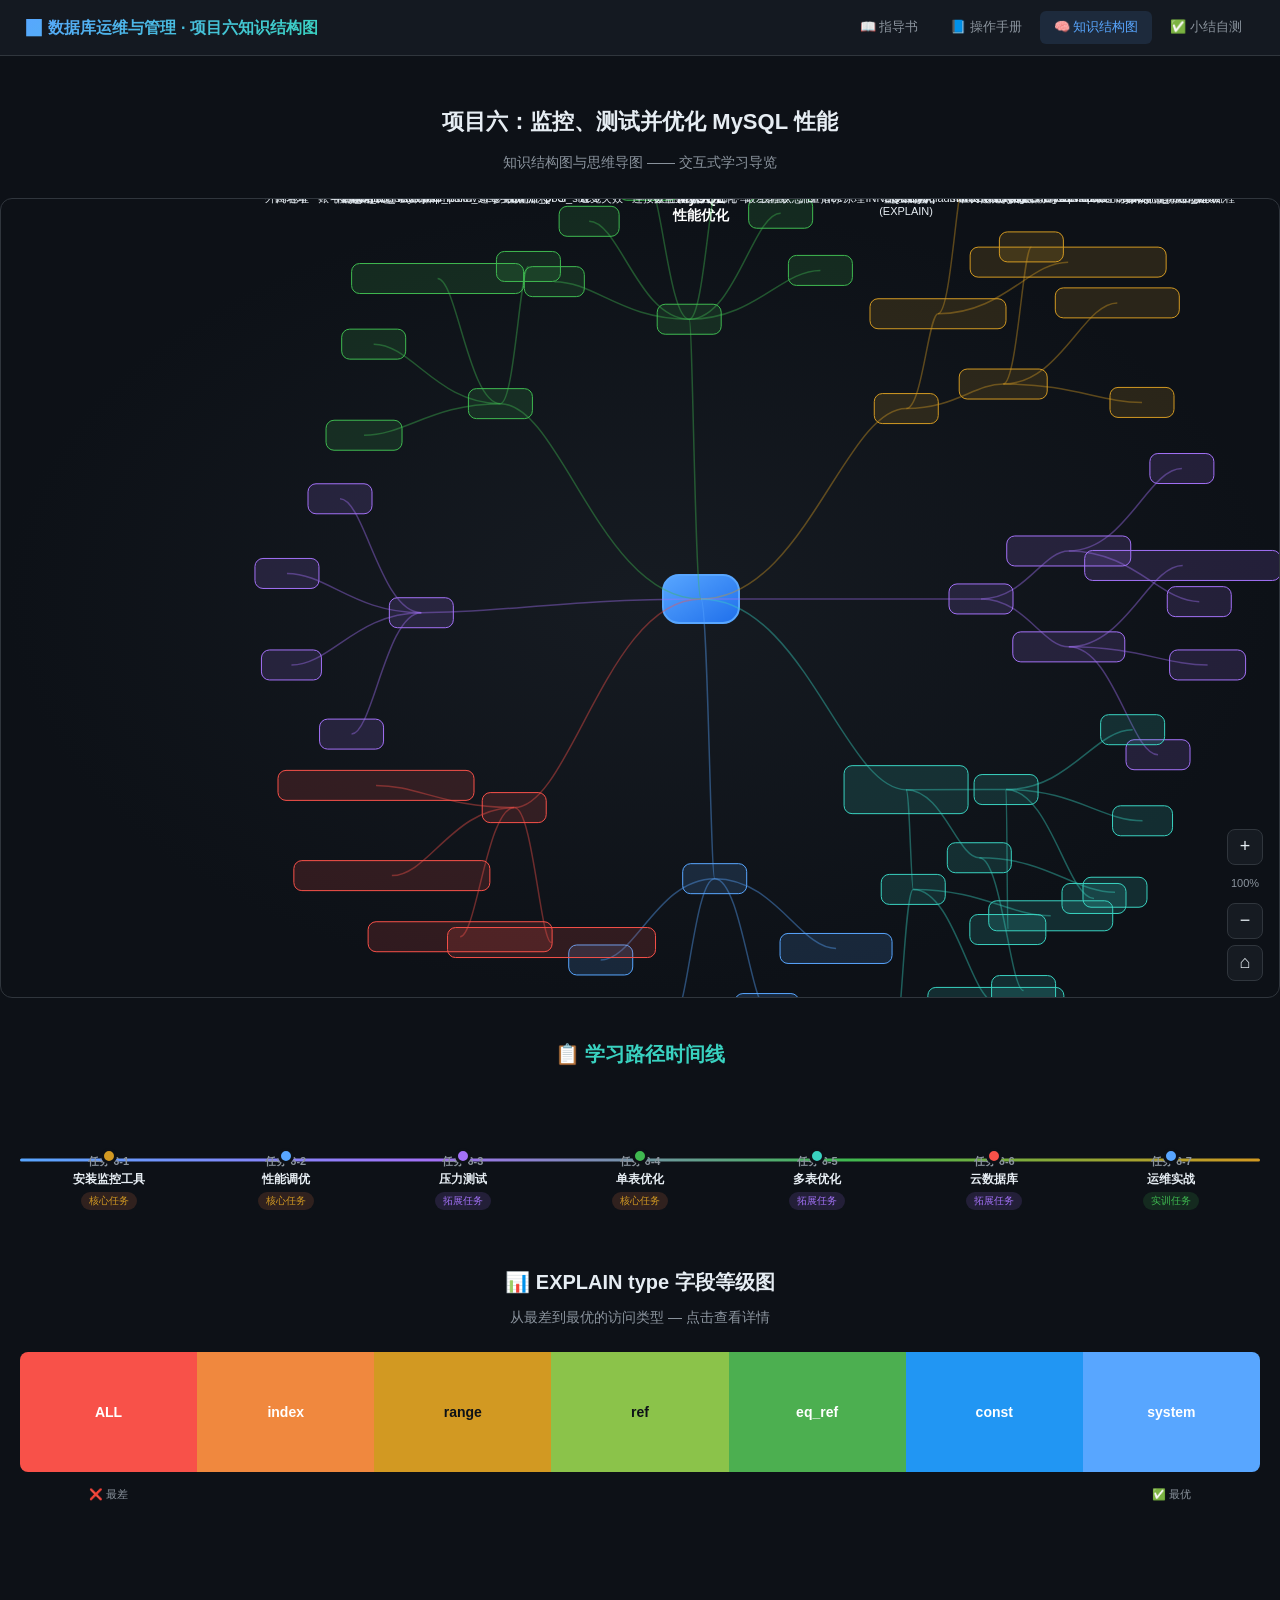
<file: courses/db/chapter6/chapter6-mindmap.html>
<!DOCTYPE html>
<html lang="zh-CN">
<head>
<meta charset="UTF-8">
<meta name="viewport" content="width=device-width, initial-scale=1.0">
<title>项目六：监控、测试并优化 MySQL 性能 · 知识结构图</title>
<style>
:root {
  --bg-primary: #0d1117;
  --bg-card: #161b22;
  --text-primary: #e6edf3;
  --text-secondary: #8b949e;
  --accent-blue: #58a6ff;
  --accent-green: #3fb950;
  --accent-orange: #d29922;
  --accent-red: #f85149;
  --accent-purple: #a371f7;
  --accent-cyan: #39d2c0;
  --border: #30363d;
}

* { margin: 0; padding: 0; box-sizing: border-box; }

body {
  background: var(--bg-primary);
  color: var(--text-primary);
  font-family: -apple-system, BlinkMacSystemFont, 'Segoe UI', 'Microsoft YaHei', sans-serif;
  overflow-x: hidden;
  line-height: 1.6;
}

/* ========== Navbar ========== */
.navbar {
  position: fixed; top: 0; left: 0; right: 0; z-index: 1000;
  background: rgba(22,27,34,0.95);
  backdrop-filter: blur(12px);
  border-bottom: 1px solid var(--border);
  padding: 0 24px; height: 56px;
  display: flex; align-items: center; justify-content: space-between;
}
.navbar .brand {
  font-size: 16px; font-weight: 700;
  background: linear-gradient(135deg, var(--accent-blue), var(--accent-cyan));
  -webkit-background-clip: text; -webkit-text-fill-color: transparent;
  background-clip: text;
}
.navbar .nav-links { display: flex; gap: 4px; flex-wrap: wrap; }
.navbar .nav-links a {
  color: var(--text-secondary); text-decoration: none;
  padding: 6px 14px; border-radius: 6px; font-size: 13px;
  transition: all 0.2s; white-space: nowrap;
}
.navbar .nav-links a:hover { color: var(--accent-blue); background: rgba(88,166,255,0.08); }
.navbar .nav-links a.active { color: var(--accent-blue); background: rgba(88,166,255,0.12); }

/* ========== Main Content ========== */
.main-content { padding-top: 80px; padding-bottom: 40px; }

/* Section titles */
.section-title {
  text-align: center; margin: 24px 0 12px; font-size: 22px; font-weight: 700;
}
.section-subtitle {
  text-align: center; color: var(--text-secondary); margin-bottom: 24px; font-size: 14px;
}

/* ========== SVG Mindmap Container ========== */
.mindmap-container {
  width: 100%; height: 800px;
  background: radial-gradient(ellipse at center, #161b22 0%, #0d1117 70%);
  border: 1px solid var(--border); border-radius: 12px;
  margin: 0 auto 40px; max-width: 1400px;
  position: relative; overflow: hidden; cursor: grab;
}
.mindmap-container:active { cursor: grabbing; }
.mindmap-container svg { width: 100%; height: 100%; display: block; }

/* SVG node styles */
.mindmap-node { cursor: pointer; transition: transform 0.3s ease; }
.mindmap-node:hover { filter: brightness(1.2); }
.mindmap-node text { pointer-events: none; user-select: none; }
.mindmap-link { stroke-opacity: 0.4; transition: stroke-opacity 0.3s; }
.mindmap-link:hover { stroke-opacity: 0.8; }

/* Tooltip */
.tooltip {
  position: absolute; pointer-events: none; z-index: 999;
  background: rgba(22,27,34,0.97); border: 1px solid var(--border);
  border-radius: 8px; padding: 10px 14px; font-size: 13px;
  max-width: 320px; opacity: 0; transition: opacity 0.2s;
  color: var(--text-primary); box-shadow: 0 8px 24px rgba(0,0,0,0.5);
  white-space: nowrap;
}
.tooltip.visible { opacity: 1; }
.tooltip .tt-title { font-weight: 700; margin-bottom: 4px; }
.tooltip .tt-desc { color: var(--text-secondary); font-size: 12px; }

/* Zoom controls */
.zoom-controls {
  position: absolute; bottom: 16px; right: 16px;
  display: flex; flex-direction: column; gap: 6px; z-index: 100;
}
.zoom-controls button {
  width: 36px; height: 36px; border-radius: 8px;
  background: var(--bg-card); border: 1px solid var(--border);
  color: var(--text-primary); font-size: 18px; cursor: pointer;
  display: flex; align-items: center; justify-content: center;
  transition: all 0.2s;
}
.zoom-controls button:hover { background: rgba(88,166,255,0.15); border-color: var(--accent-blue); }
.zoom-info {
  text-align: center; font-size: 11px; color: var(--text-secondary); padding: 4px 0;
}

/* ========== Timeline ========== */
.timeline-section { max-width: 1400px; margin: 0 auto 40px; padding: 0 20px; }
.timeline-title {
  text-align: center; font-size: 20px; font-weight: 700; margin-bottom: 24px;
  color: var(--accent-cyan);
}
.timeline { display: flex; align-items: center; gap: 0; position: relative; }
.timeline::before {
  content: ''; position: absolute; top: 50%; left: 0; right: 0; height: 3px;
  background: linear-gradient(90deg, var(--accent-blue), var(--accent-purple), var(--accent-green), var(--accent-orange));
  transform: translateY(-50%); border-radius: 2px;
}
.timeline-item {
  flex: 1; position: relative; text-align: center; padding: 32px 8px 8px; min-width: 0;
}
.timeline-dot {
  width: 16px; height: 16px; border-radius: 50%; border: 3px solid var(--bg-primary);
  position: absolute; top: 50%; left: 50%; transform: translate(-50%, -50%);
  z-index: 2; transition: all 0.3s ease;
}
.timeline-item:hover .timeline-dot { transform: translate(-50%, -50%) scale(1.5); box-shadow: 0 0 16px currentColor; }
.timeline-label {
  margin-top: 28px; font-size: 12px; font-weight: 600; color: var(--text-primary);
  line-height: 1.4;
}
.timeline-label .task-id { display: block; font-size: 11px; color: var(--text-secondary); margin-bottom: 2px; }
.timeline-label .task-name { display: block; }
.timeline-label .task-type {
  display: inline-block; margin-top: 4px; font-size: 10px; padding: 2px 8px;
  border-radius: 10px; font-weight: 500;
}
.type-core { background: rgba(245,129,73,0.15); color: var(--accent-orange); }
.type-extend { background: rgba(163,113,247,0.15); color: var(--accent-purple); }
.type-practice { background: rgba(63,185,80,0.15); color: var(--accent-green); }

/* ========== EXPLAIN Type Chart ========== */
.explain-section { max-width: 1400px; margin: 0 auto 40px; padding: 0 20px; }
.explain-title {
  text-align: center; font-size: 20px; font-weight: 700; margin-bottom: 8px;
}
.explain-subtitle {
  text-align: center; color: var(--text-secondary); margin-bottom: 24px; font-size: 14px;
}
.explain-chart {
  display: flex; align-items: stretch; gap: 0; position: relative;
  height: 120px; margin-bottom: 8px;
}
.explain-bar {
  flex: 1; display: flex; align-items: center; justify-content: center;
  font-weight: 700; font-size: 14px; cursor: pointer;
  transition: all 0.3s ease; position: relative;
}
.explain-bar:hover { transform: scaleY(1.08); z-index: 10; box-shadow: 0 4px 20px rgba(0,0,0,0.4); }
.explain-bar:first-child { border-radius: 8px 0 0 8px; }
.explain-bar:last-child { border-radius: 0 8px 8px 0; }
.explain-labels {
  display: flex; gap: 0;
}
.explain-label-item {
  flex: 1; text-align: center; font-size: 11px; color: var(--text-secondary); padding: 6px 4px;
}

/* ========== Animations ========== */
@keyframes fadeInUp {
  from { opacity: 0; transform: translateY(30px); }
  to { opacity: 1; transform: translateY(0); }
}
@keyframes pulse {
  0%, 100% { opacity: 1; }
  50% { opacity: 0.6; }
}
.fade-in { animation: fadeInUp 0.6s ease forwards; }
.fade-in-1 { animation-delay: 0.1s; }
.fade-in-2 { animation-delay: 0.2s; }
.fade-in-3 { animation-delay: 0.3s; }

/* ========== Responsive ========== */
@media (max-width: 768px) {
  .mindmap-container { height: 500px; }
  .navbar .brand { font-size: 13px; }
  .navbar .nav-links a { font-size: 11px; padding: 4px 8px; }
  .timeline { flex-direction: column; gap: 12px; }
  .timeline::before { display: none; }
  .timeline-item { padding: 8px; }
  .timeline-dot { position: static; margin: 0 auto 8px; }
  .explain-chart { height: 60px; }
  .explain-bar { font-size: 10px; }
}
</style>
</head>
<body>

<!-- Navbar -->
<nav class="navbar">
  <span class="brand">🗄️ 数据库运维与管理 · 项目六知识结构图</span>
  <div class="nav-links">
    <a href="chapter6-guide.html">📖 指导书</a>
    <a href="chapter6-manual.html">📘 操作手册</a>
    <a href="chapter6-mindmap.html" class="active">🧠 知识结构图</a>
    <a href="chapter6-summary.html">✅ 小结自测</a>
  </div>
</nav>

<!-- Main Content -->
<div class="main-content">

  <!-- Section Header -->
  <h1 class="section-title">项目六：监控、测试并优化 MySQL 性能</h1>
  <p class="section-subtitle">知识结构图与思维导图 —— 交互式学习导览</p>

  <!-- ========== SVG Mindmap ========== -->
  <div class="mindmap-container fade-in" id="mindmapContainer">
    <svg id="mindmapSvg" xmlns="http://www.w3.org/2000/svg"></svg>
    <div class="tooltip" id="tooltip">
      <div class="tt-title" id="ttTitle"></div>
      <div class="tt-desc" id="ttDesc"></div>
    </div>
    <div class="zoom-controls">
      <button onclick="zoomIn()" title="放大">+</button>
      <div class="zoom-info" id="zoomInfo">100%</div>
      <button onclick="zoomOut()" title="缩小">−</button>
      <button onclick="resetView()" title="重置">⌂</button>
    </div>
  </div>

  <!-- ========== Timeline ========== -->
  <div class="timeline-section fade-in fade-in-1">
    <h2 class="timeline-title">📋 学习路径时间线</h2>
    <div class="timeline" style="overflow-x:auto;padding-bottom:8px;">
      <div class="timeline-item">
        <div class="timeline-dot" style="background:var(--accent-orange);color:var(--accent-orange);"></div>
        <div class="timeline-label">
          <span class="task-id">任务 6-1</span>
          <span class="task-name">安装监控工具</span>
          <span class="task-type type-core">核心任务</span>
        </div>
      </div>
      <div class="timeline-item">
        <div class="timeline-dot" style="background:var(--accent-blue);color:var(--accent-blue);"></div>
        <div class="timeline-label">
          <span class="task-id">任务 6-2</span>
          <span class="task-name">性能调优</span>
          <span class="task-type type-core">核心任务</span>
        </div>
      </div>
      <div class="timeline-item">
        <div class="timeline-dot" style="background:var(--accent-purple);color:var(--accent-purple);"></div>
        <div class="timeline-label">
          <span class="task-id">任务 6-3</span>
          <span class="task-name">压力测试</span>
          <span class="task-type type-extend">拓展任务</span>
        </div>
      </div>
      <div class="timeline-item">
        <div class="timeline-dot" style="background:var(--accent-green);color:var(--accent-green);"></div>
        <div class="timeline-label">
          <span class="task-id">任务 6-4</span>
          <span class="task-name">单表优化</span>
          <span class="task-type type-core">核心任务</span>
        </div>
      </div>
      <div class="timeline-item">
        <div class="timeline-dot" style="background:var(--accent-cyan);color:var(--accent-cyan);"></div>
        <div class="timeline-label">
          <span class="task-id">任务 6-5</span>
          <span class="task-name">多表优化</span>
          <span class="task-type type-extend">拓展任务</span>
        </div>
      </div>
      <div class="timeline-item">
        <div class="timeline-dot" style="background:var(--accent-red);color:var(--accent-red);"></div>
        <div class="timeline-label">
          <span class="task-id">任务 6-6</span>
          <span class="task-name">云数据库</span>
          <span class="task-type type-extend">拓展任务</span>
        </div>
      </div>
      <div class="timeline-item">
        <div class="timeline-dot" style="background:var(--accent-blue);color:var(--accent-blue);"></div>
        <div class="timeline-label">
          <span class="task-id">任务 6-7</span>
          <span class="task-name">运维实战</span>
          <span class="task-type type-practice">实训任务</span>
        </div>
      </div>
    </div>
  </div>

  <!-- ========== EXPLAIN Type Chart ========== -->
  <div class="explain-section fade-in fade-in-2">
    <h2 class="explain-title">📊 EXPLAIN type 字段等级图</h2>
    <p class="explain-subtitle">从最差到最优的访问类型 — 点击查看详情</p>
    <div class="explain-chart" id="explainChart">
      <div class="explain-bar" style="background:#f85149;color:#fff;" data-desc="全表扫描，性能最差，需重点优化">ALL</div>
      <div class="explain-bar" style="background:#f0883e;color:#fff;" data-desc="索引全扫描，比全表扫描略好但仍需优化">index</div>
      <div class="explain-bar" style="background:#d29922;color:#0d1117;" data-desc="索引范围扫描，出现在 <、>、BETWEEN、IN 等操作中">range</div>
      <div class="explain-bar" style="background:#8bc34a;color:#0d1117;" data-desc="非唯一索引扫描，找到满足条件的第一行后继续扫描">ref</div>
      <div class="explain-bar" style="background:#4caf50;color:#fff;" data-desc="唯一索引扫描，对于每个索引键最多匹配一行">eq_ref</div>
      <div class="explain-bar" style="background:#2196f3;color:#fff;" data-desc="常量匹配，通过主键或唯一索引等值查询">const</div>
      <div class="explain-bar" style="background:#58a6ff;color:#fff;" data-desc="system 是 const 的特例，表仅有一行数据">system</div>
    </div>
    <div class="explain-labels">
      <div class="explain-label-item">❌ 最差</div>
      <div class="explain-label-item"></div>
      <div class="explain-label-item"></div>
      <div class="explain-label-item"></div>
      <div class="explain-label-item"></div>
      <div class="explain-label-item"></div>
      <div class="explain-label-item">✅ 最优</div>
    </div>
    <div id="explainDetail" style="text-align:center;margin-top:12px;min-height:24px;color:var(--text-secondary);font-size:13px;transition:all 0.3s;"></div>
  </div>

</div>

<!-- ========== SVG Mindmap Script ========== -->
<script>
(function() {
  // ---- Data ----
  const data = {
    id: 'root',
    label: 'MySQL\n性能优化',
    color: '#58a6ff',
    isCenter: true,
    desc: '监控、测试、优化 MySQL 数据库性能的完整知识体系',
    children: [
      {
        id: 'b1', label: '性能监控', color: '#3fb950',
        desc: '监控数据库运行状态的关键指标',
        children: [
          { id: 'b1-1', label: 'QPS', desc: '每秒执行的SQL查询次数，衡量读负载', color: '#3fb950' },
          { id: 'b1-2', label: 'TPS', desc: '每秒完成的事务数，衡量写负载', color: '#3fb950' },
          { id: 'b1-3', label: '连接数', desc: '当前数据库连接数，反映并发规模', color: '#3fb950' },
          { id: 'b1-4', label: '缓冲池命中率', desc: 'InnoDB缓冲池命中比例，建议>95%', color: '#3fb950' },
          { id: 'b1-5', label: '线程状态', desc: '活动线程与睡眠线程的分布', color: '#3fb950' },
          { id: 'b1-6', label: '流量指标', desc: 'InnoDB磁盘读写流量(bytes)', color: '#3fb950' }
        ]
      },
      {
        id: 'b2', label: '监控工具', color: '#d29922',
        desc: '使用各种工具监控MySQL',
        children: [
          {
            id: 'b2-1', label: 'mysqladmin', desc: '命令行监控工具',
            color: '#d29922',
            children: [
              { id: 'b2-1-1', label: 'status', desc: 'mysqladmin -u root -p status — 查看基本状态', color: '#d29922' },
              { id: 'b2-1-2', label: 'extended-status', desc: 'mysqladmin -u root -p extended-status — 查看扩展状态变量', color: '#d29922' }
            ]
          },
          {
            id: 'b2-2', label: 'MONyog', desc: '图形化监控工具',
            color: '#d29922',
            children: [
              { id: 'b2-2-1', label: '安装配置', desc: '下载安装MONyog并配置监控目标', color: '#d29922' },
              { id: 'b2-2-2', label: 'Dashboard', desc: '通过仪表盘直观查看各项指标', color: '#d29922' },
              { id: 'b2-2-3', label: '实时告警', desc: '设置阈值，异常时自动发送告警', color: '#d29922' }
            ]
          }
        ]
      },
      {
        id: 'b3', label: '压力测试', color: '#a371f7',
        desc: '模拟高并发场景测试数据库性能',
        children: [
          {
            id: 'b3-1', label: 'mysqlslap', desc: 'MySQL自带压力测试工具',
            color: '#a371f7',
            children: [
              { id: 'b3-1-1', label: '模拟并发', desc: '使用--concurrency参数模拟多个并发客户端', color: '#a371f7' },
              { id: 'b3-1-2', label: '自动建表', desc: '自动生成测试表，无需手动准备数据', color: '#a371f7' }
            ]
          },
          {
            id: 'b3-2', label: 'Sysbench', desc: '跨平台模块化基准测试工具',
            color: '#a371f7',
            children: [
              { id: 'b3-2-1', label: 'oltp_read_write', desc: '读写混合负载测试脚本', color: '#a371f7' },
              { id: 'b3-2-2', label: '三阶段流程', desc: 'prepare准备数据 → run执行测试 → cleanup清理数据', color: '#a371f7' },
              { id: 'b3-2-3', label: '核心指标', desc: 'TPS、QPS、延迟(ms)、95%分位延迟', color: '#a371f7' }
            ]
          }
        ]
      },
      {
        id: 'b4', label: 'SQL优化\n(EXPLAIN)', color: '#39d2c0',
        desc: '使用EXPLAIN分析SQL执行计划',
        children: [
          {
            id: 'b4-1', label: '关键字段', desc: 'EXPLAIN输出的核心字段解读',
            color: '#39d2c0',
            children: [
              { id: 'b4-1-1', label: 'type', desc: 'ALL→index→range→ref→eq_ref→const — 从差到好', color: '#39d2c0' },
              { id: 'b4-1-2', label: 'key', desc: '实际使用的索引名称', color: '#39d2c0' },
              { id: 'b4-1-3', label: 'rows', desc: '预估需要扫描的行数', color: '#39d2c0' },
              { id: 'b4-1-4', label: 'Extra', desc: 'Using filesort(需优化) / Using index(优秀)', color: '#39d2c0' }
            ]
          },
          {
            id: 'b4-2', label: '单表优化', desc: '单表查询优化策略',
            color: '#39d2c0',
            children: [
              { id: 'b4-2-1', label: '最左前缀', desc: '联合索引遵循最左前缀原则', color: '#39d2c0' },
              { id: 'b4-2-2', label: '范围查询', desc: '避免范围查询阻断后续索引列的使用', color: '#39d2c0' }
            ]
          },
          {
            id: 'b4-3', label: '多表优化', desc: '多表关联查询优化',
            color: '#39d2c0',
            children: [
              { id: 'b4-3-1', label: 'LEFT JOIN', desc: 'LEFT JOIN优化右表(被驱动表)', color: '#39d2c0' },
              { id: 'b4-3-2', label: 'RIGHT JOIN', desc: 'RIGHT JOIN优化左表(被驱动表)', color: '#39d2c0' },
              { id: 'b4-3-3', label: 'INNER JOIN', desc: '原理同LEFT JOIN，自动选择驱动表', color: '#39d2c0' }
            ]
          }
        ]
      },
      {
        id: 'b5', label: '索引优化', color: '#58a6ff',
        desc: '索引设计与优化策略',
        children: [
          { id: 'b5-1', label: 'B+Tree原理', desc: 'B+树结构保证有序存储与高效查询', color: '#58a6ff' },
          { id: 'b5-2', label: '最左前缀', desc: '联合索引等值/范围查询遵循最左匹配', color: '#58a6ff' },
          { id: 'b5-3', label: '覆盖索引', desc: '查询列全部在索引中，无需回表', color: '#58a6ff' },
          { id: 'b5-4', label: '避免失效', desc: '避免在索引列上运算、使用函数、LIKE以%开头', color: '#58a6ff' }
        ]
      },
      {
        id: 'b6', label: '参数调优', color: '#f85149',
        desc: 'MySQL关键配置参数优化',
        children: [
          { id: 'b6-1', label: 'buffer_pool_size', desc: 'InnoDB缓冲池大小，建议物理内存40%~80%', color: '#f85149' },
          { id: 'b6-2', label: 'tmp_table_size', desc: '临时表大小，确保Created_tmp_disk_tables比例<25%', color: '#f85149' },
          { id: 'b6-3', label: 'max_connections', desc: '最大连接数，根据业务并发量设置', color: '#f85149' },
          { id: 'b6-4', label: 'key_buffer_size', desc: 'MyISAM键缓冲大小', color: '#f85149' }
        ]
      },
      {
        id: 'b7', label: '云数据库', color: '#a371f7',
        desc: '阿里云RDS MySQL使用指南',
        children: [
          { id: 'b7-1', label: '申请试用', desc: '在阿里云控制台申请RDS MySQL试用实例', color: '#a371f7' },
          { id: 'b7-2', label: '白名单', desc: '设置IP白名单，允许客户端访问', color: '#a371f7' },
          { id: 'b7-3', label: '外网地址', desc: '申请外网连接地址用于远程访问', color: '#a371f7' },
          { id: 'b7-4', label: '账号管理', desc: '创建和管理数据库账号', color: '#a371f7' }
        ]
      },
      {
        id: 'b8', label: '运维实战', color: '#3fb950',
        desc: '慢查询定位与优化实战流程',
        children: [
          { id: 'b8-1', label: '慢查询日志', desc: 'slow_query_log=ON 开启慢查询日志', color: '#3fb950' },
          { id: 'b8-2', label: '阈值设置', desc: 'long_query_time 设置慢查询时间阈值(秒)', color: '#3fb950' },
          { id: 'b8-3', label: 'mysqldumpslow', desc: '分析慢查询日志的命令行工具', color: '#3fb950' },
          { id: 'b8-4', label: '优化流程', desc: '定位慢SQL → EXPLAIN分析 → 索引优化 → 验证效果', color: '#3fb950' }
        ]
      }
    ]
  };

  // ---- SVG Setup ----
  const container = document.getElementById('mindmapContainer');
  const svg = document.getElementById('mindmapSvg');
  const tooltip = document.getElementById('tooltip');
  const ttTitle = document.getElementById('ttTitle');
  const ttDesc = document.getElementById('ttDesc');
  const zoomInfo = document.getElementById('zoomInfo');

  // SVG namespace
  const NS = 'http://www.w3.org/2000/svg';

  // Transform state
  let scale = 1;
  let translateX = 0, translateY = 0;
  let isDragging = false;
  let dragStartX, dragStartY, dragLastTX, dragLastTY;

  // Layout state
  let collapsedNodes = new Set();
  const level1Radius = 280; // distance from center to level 1
  const level2Radius = 140; // distance from level1 to children
  const level3Radius = 100;

  function createG(id) {
    const g = document.createElementNS(NS, 'g');
    g.setAttribute('id', id);
    g.setAttribute('class', 'mindmap-node');
    return g;
  }

  function createRect(x, y, w, h, rx, color, isCenter) {
    const rect = document.createElementNS(NS, 'rect');
    rect.setAttribute('x', x); rect.setAttribute('y', y);
    rect.setAttribute('width', w); rect.setAttribute('height', h);
    rect.setAttribute('rx', rx || 8);
    if (isCenter) {
      rect.setAttribute('fill', 'url(#centerGrad)');
      rect.setAttribute('stroke', '#58a6ff');
      rect.setAttribute('stroke-width', '2');
    } else {
      rect.setAttribute('fill', color);
      rect.setAttribute('fill-opacity', '0.15');
      rect.setAttribute('stroke', color);
      rect.setAttribute('stroke-width', '1');
    }
    return rect;
  }

  function createText(x, y, text, color, fontSize, isCenter) {
    const lines = text.split('\n');
    const t = document.createElementNS(NS, 'text');
    t.setAttribute('text-anchor', 'middle');
    t.setAttribute('fill', color || '#e6edf3');
    t.setAttribute('font-size', fontSize || '12');
    t.setAttribute('font-weight', isCenter ? '700' : '500');
    t.setAttribute('font-family', '-apple-system,BlinkMacSystemFont,"Microsoft YaHei",sans-serif');
    t.setAttribute('dominant-baseline', 'middle');
    lines.forEach((line, i) => {
      const tsp = document.createElementNS(NS, 'tspan');
      tsp.setAttribute('x', x);
      tsp.setAttribute('dy', i === 0 ? '0' : '1.2em');
      tsp.textContent = line;
      t.appendChild(tsp);
    });
    return t;
  }

  function createCurve(x1, y1, x2, y2, color) {
    const path = document.createElementNS(NS, 'path');
    const dx = x2 - x1;
    const dy = y2 - y1;
    const cx1 = x1 + dx * 0.5;
    const cy1 = y1;
    const cx2 = x2 - dx * 0.3;
    const cy2 = y2;
    const d = `M ${x1} ${y1} C ${cx1} ${cy1}, ${cx2} ${cy2}, ${x2} ${y2}`;
    path.setAttribute('d', d);
    path.setAttribute('stroke', color);
    path.setAttribute('stroke-width', '1.5');
    path.setAttribute('fill', 'none');
    path.setAttribute('class', 'mindmap-link');
    return path;
  }

  function getNodeWidth(label) {
    const lines = label.split('\n');
    const maxLen = Math.max(...lines.map(l => l.length));
    return Math.max(60, maxLen * 12 + 16);
  }

  function getNodeHeight(label) {
    return (label.split('\n').length) * 18 + 12;
  }

  // Color mapping for branch indices
  const branchColors = [
    '#3fb950', '#d29922', '#a371f7', '#39d2c0',
    '#58a6ff', '#f85149', '#a371f7', '#3fb950'
  ];

  function renderMindmap() {
    // Clear SVG
    while (svg.firstChild) svg.removeChild(svg.firstChild);

    // Create defs for gradient
    const defs = document.createElementNS(NS, 'defs');
    const grad = document.createElementNS(NS, 'linearGradient');
    grad.setAttribute('id', 'centerGrad');
    grad.setAttribute('x1', '0%'); grad.setAttribute('y1', '0%');
    grad.setAttribute('x2', '100%'); grad.setAttribute('y2', '100%');
    ['#58a6ff', '#1f6feb'].forEach((c, i) => {
      const stop = document.createElementNS(NS, 'stop');
      stop.setAttribute('offset', (i * 100) + '%');
      stop.setAttribute('stop-color', c);
      grad.appendChild(stop);
    });
    defs.appendChild(grad);

    // Arrow marker
    const marker = document.createElementNS(NS, 'marker');
    marker.setAttribute('id', 'arrow');
    marker.setAttribute('viewBox', '0 0 10 10');
    marker.setAttribute('refX', '10');
    marker.setAttribute('refY', '5');
    marker.setAttribute('markerWidth', '6');
    marker.setAttribute('markerHeight', '6');
    marker.setAttribute('orient', 'auto');
    const arrowPath = document.createElementNS(NS, 'path');
    arrowPath.setAttribute('d', 'M 0 0 L 10 5 L 0 10 z');
    arrowPath.setAttribute('fill', '#8b949e');
    marker.appendChild(arrowPath);
    defs.appendChild(marker);
    svg.appendChild(defs);

    // Main group with transform
    const mainG = document.createElementNS(NS, 'g');
    mainG.setAttribute('transform', `translate(${translateX},${translateY}) scale(${scale})`);
    mainG.setAttribute('id', 'mainGroup');
    svg.appendChild(mainG);

    // Center of SVG
    const cx = 700, cy = 400;

    // Render center node
    renderNode(mainG, data, cx, cy, true, 0, 0);

    // Recursive render
    function renderNode(parentG, node, x, y, isCenter, parentX, parentY) {
      const w = getNodeWidth(node.label);
      const h = getNodeHeight(node.label);
      const nx = x - w / 2, ny = y - h / 2;

      // Connection line from parent
      if (!isCenter) {
        const curve = createCurve(parentX, parentY, x, y, node.color);
        parentG.appendChild(curve);
      }

      // Node group
      const ng = createG(node.id);
      ng.setAttribute('data-id', node.id);
      ng.setAttribute('data-label', node.label.replace(/\n/g, ' '));
      ng.setAttribute('data-desc', node.desc || '');
      ng.setAttribute('data-color', node.color);

      const rect = createRect(nx, ny, w, h, isCenter ? 16 : 8, node.color, isCenter);
      ng.appendChild(rect);

      const textColor = isCenter ? '#ffffff' : '#e6edf3';
      const text = createText(x, y, node.label, textColor, isCenter ? 14 : 11, isCenter);
      ng.appendChild(text);

      // Click handler
      ng.addEventListener('click', (e) => {
        e.stopPropagation();
        if (node.children && node.children.length > 0) {
          toggleCollapse(node.id);
        }
      });

      // Hover handlers
      ng.addEventListener('mouseenter', (e) => {
        if (node.desc) {
          ttTitle.textContent = node.label.replace(/\n/g, ' ');
          ttDesc.textContent = node.desc;
          tooltip.classList.add('visible');
        }
      });
      ng.addEventListener('mousemove', (e) => {
        const rect2 = container.getBoundingClientRect();
        tooltip.style.left = (e.clientX - rect2.left + 16) + 'px';
        tooltip.style.top = (e.clientY - rect2.top + 16) + 'px';
      });
      ng.addEventListener('mouseleave', () => {
        tooltip.classList.remove('visible');
      });

      parentG.appendChild(ng);

      // Render children
      if (node.children && node.children.length > 0 && !collapsedNodes.has(node.id)) {
        const childCount = node.children.length;
        const isLevel1 = isCenter;

        node.children.forEach((child, i) => {
          let childX, childY;

          if (isLevel1) {
            // Level 1: radial layout around center
            const angleStep = (2 * Math.PI) / childCount;
            const angle = angleStep * i - Math.PI / 2 + (Math.random() * 0.15 - 0.075);
            childX = cx + Math.cos(angle) * level1Radius;
            childY = cy + Math.sin(angle) * level1Radius;
          } else {
            // Level 2+: tree layout
            const startAngle = Math.atan2(y - cy, x - cx);
            const totalSpread = Math.min(Math.PI * 0.8, childCount * 0.5);
            const step = totalSpread / Math.max(childCount - 1, 1);
            const offset = -(totalSpread / 2);
            const angle = startAngle + offset + i * step;
            const dist = node.children && node.children[0] && node.children[0].children ? level3Radius : level2Radius;
            childX = x + Math.cos(angle) * dist;
            childY = y + Math.sin(angle) * dist;
          }

          renderNode(mainG, child, childX, childY, false, x, y);
        });
      }
    }
  }

  function toggleCollapse(nodeId) {
    if (collapsedNodes.has(nodeId)) {
      collapsedNodes.delete(nodeId);
    } else {
      collapsedNodes.add(nodeId);
    }
    renderMindmap();
  }

  function applyTransform() {
    const mainG = document.getElementById('mainGroup');
    if (mainG) {
      mainG.setAttribute('transform', `translate(${translateX},${translateY}) scale(${scale})`);
    }
    zoomInfo.textContent = Math.round(scale * 100) + '%';
  }

  function zoomIn() {
    scale = Math.min(3, scale + 0.15);
    applyTransform();
  }
  function zoomOut() {
    scale = Math.max(0.3, scale - 0.15);
    applyTransform();
  }
  function resetView() {
    scale = 1; translateX = 0; translateY = 0;
    applyTransform();
  }

  // Make zoom accessible from inline buttons
  window.zoomIn = zoomIn;
  window.zoomOut = zoomOut;
  window.resetView = resetView;

  // Drag
  container.addEventListener('mousedown', (e) => {
    if (e.target.closest('.mindmap-node') || e.target.closest('.zoom-controls')) return;
    isDragging = true;
    dragStartX = e.clientX; dragStartY = e.clientY;
    dragLastTX = translateX; dragLastTY = translateY;
    container.style.cursor = 'grabbing';
  });
  window.addEventListener('mousemove', (e) => {
    if (!isDragging) return;
    translateX = dragLastTX + (e.clientX - dragStartX);
    translateY = dragLastTY + (e.clientY - dragStartY);
    applyTransform();
  });
  window.addEventListener('mouseup', () => {
    isDragging = false;
    container.style.cursor = 'grab';
  });

  // Scroll zoom
  container.addEventListener('wheel', (e) => {
    e.preventDefault();
    const delta = e.deltaY > 0 ? -0.08 : 0.08;
    const newScale = Math.max(0.3, Math.min(3, scale + delta));

    // Zoom toward mouse position
    const rect = container.getBoundingClientRect();
    const mx = e.clientX - rect.left;
    const my = e.clientY - rect.top;

    translateX = translateX - (mx * (newScale - scale));
    translateY = translateY - (my * (newScale - scale));
    scale = newScale;
    applyTransform();
  });

  // ---- EXPLAIN Chart Interaction ----
  const explainDetail = document.getElementById('explainDetail');
  document.querySelectorAll('.explain-bar').forEach(bar => {
    bar.addEventListener('mouseenter', () => {
      const desc = bar.getAttribute('data-desc');
      explainDetail.textContent = bar.textContent + ' — ' + desc;
      explainDetail.style.color = bar.style.background;
    });
    bar.addEventListener('mouseleave', () => {
      explainDetail.textContent = '';
    });
    bar.addEventListener('click', () => {
      const desc = bar.getAttribute('data-desc');
      explainDetail.textContent = bar.textContent + ' — ' + desc;
      explainDetail.style.color = bar.style.background;
      explainDetail.style.fontWeight = '700';
      setTimeout(() => {
        explainDetail.style.fontWeight = '400';
        explainDetail.style.color = 'var(--text-secondary)';
        explainDetail.textContent = '';
      }, 2000);
    });
  });

  // ---- Initial Render ----
  renderMindmap();
})();
</script>

</body>
</html>
</file>
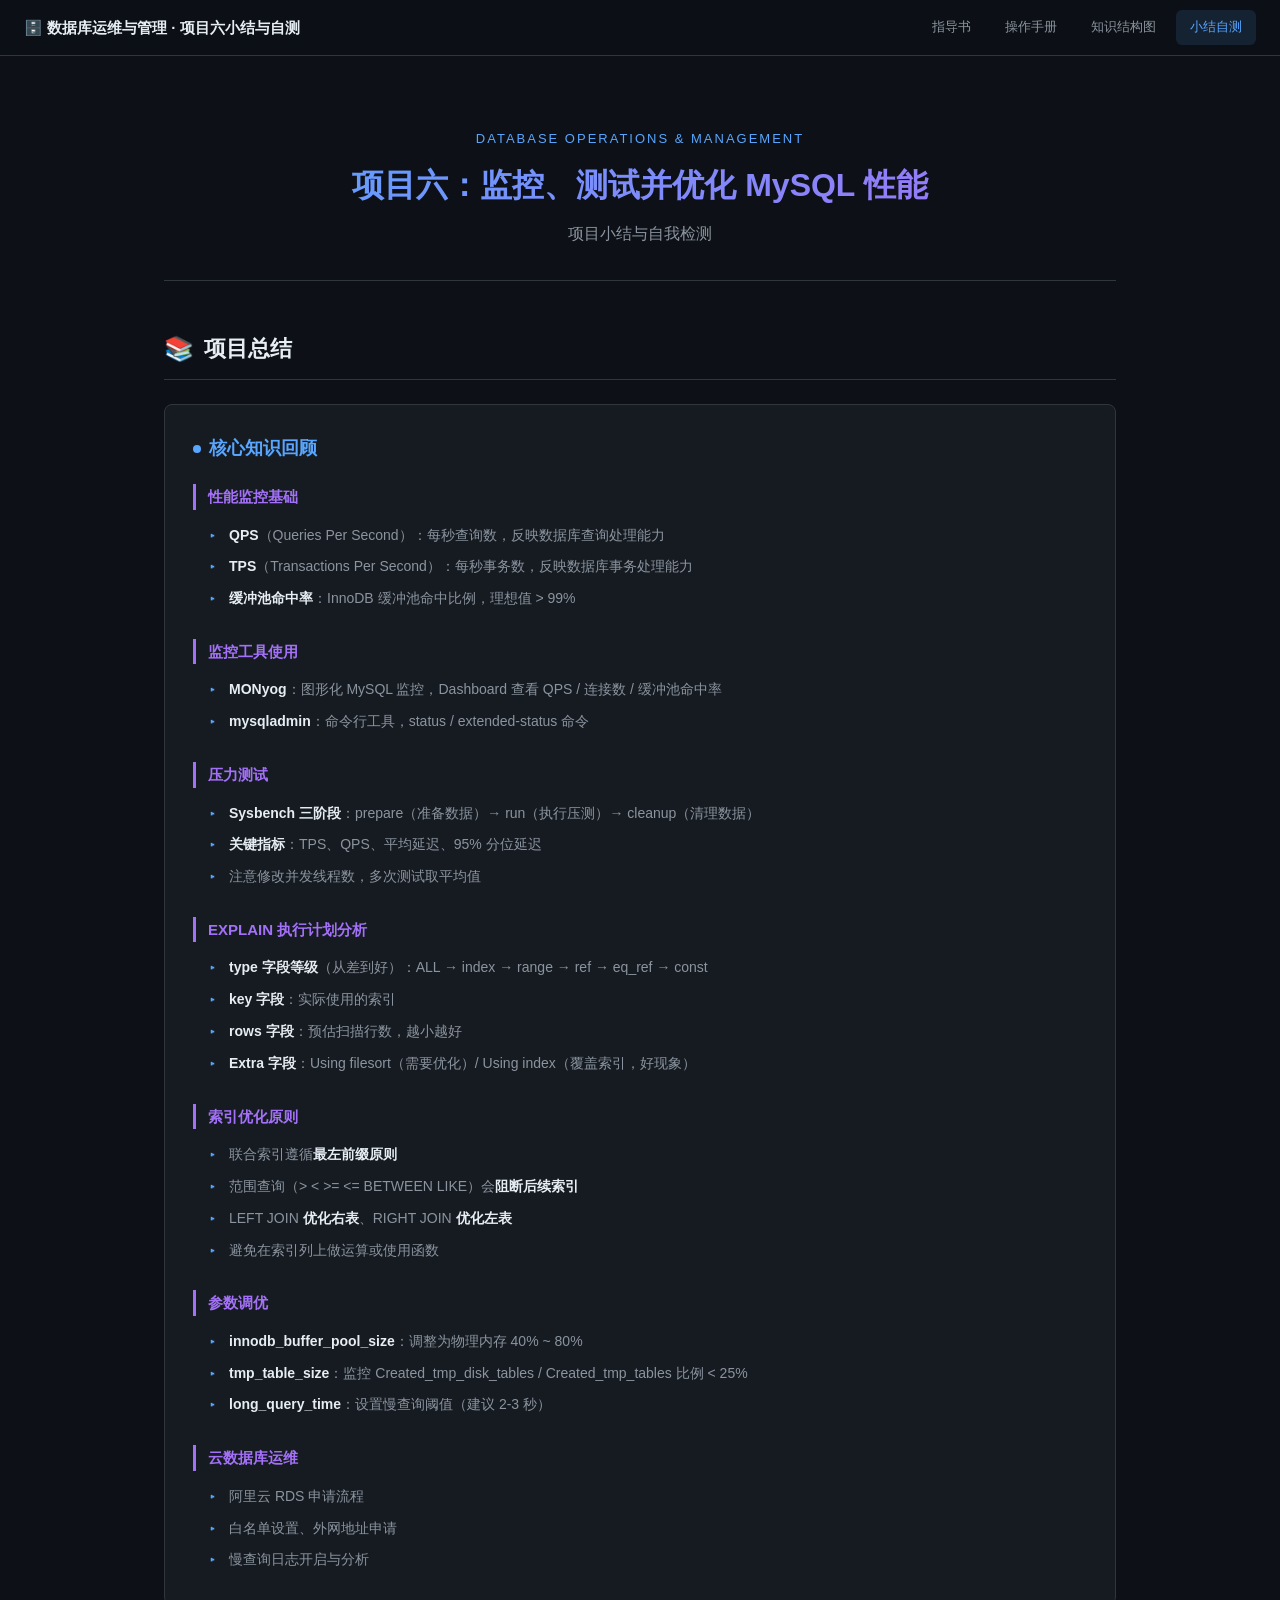
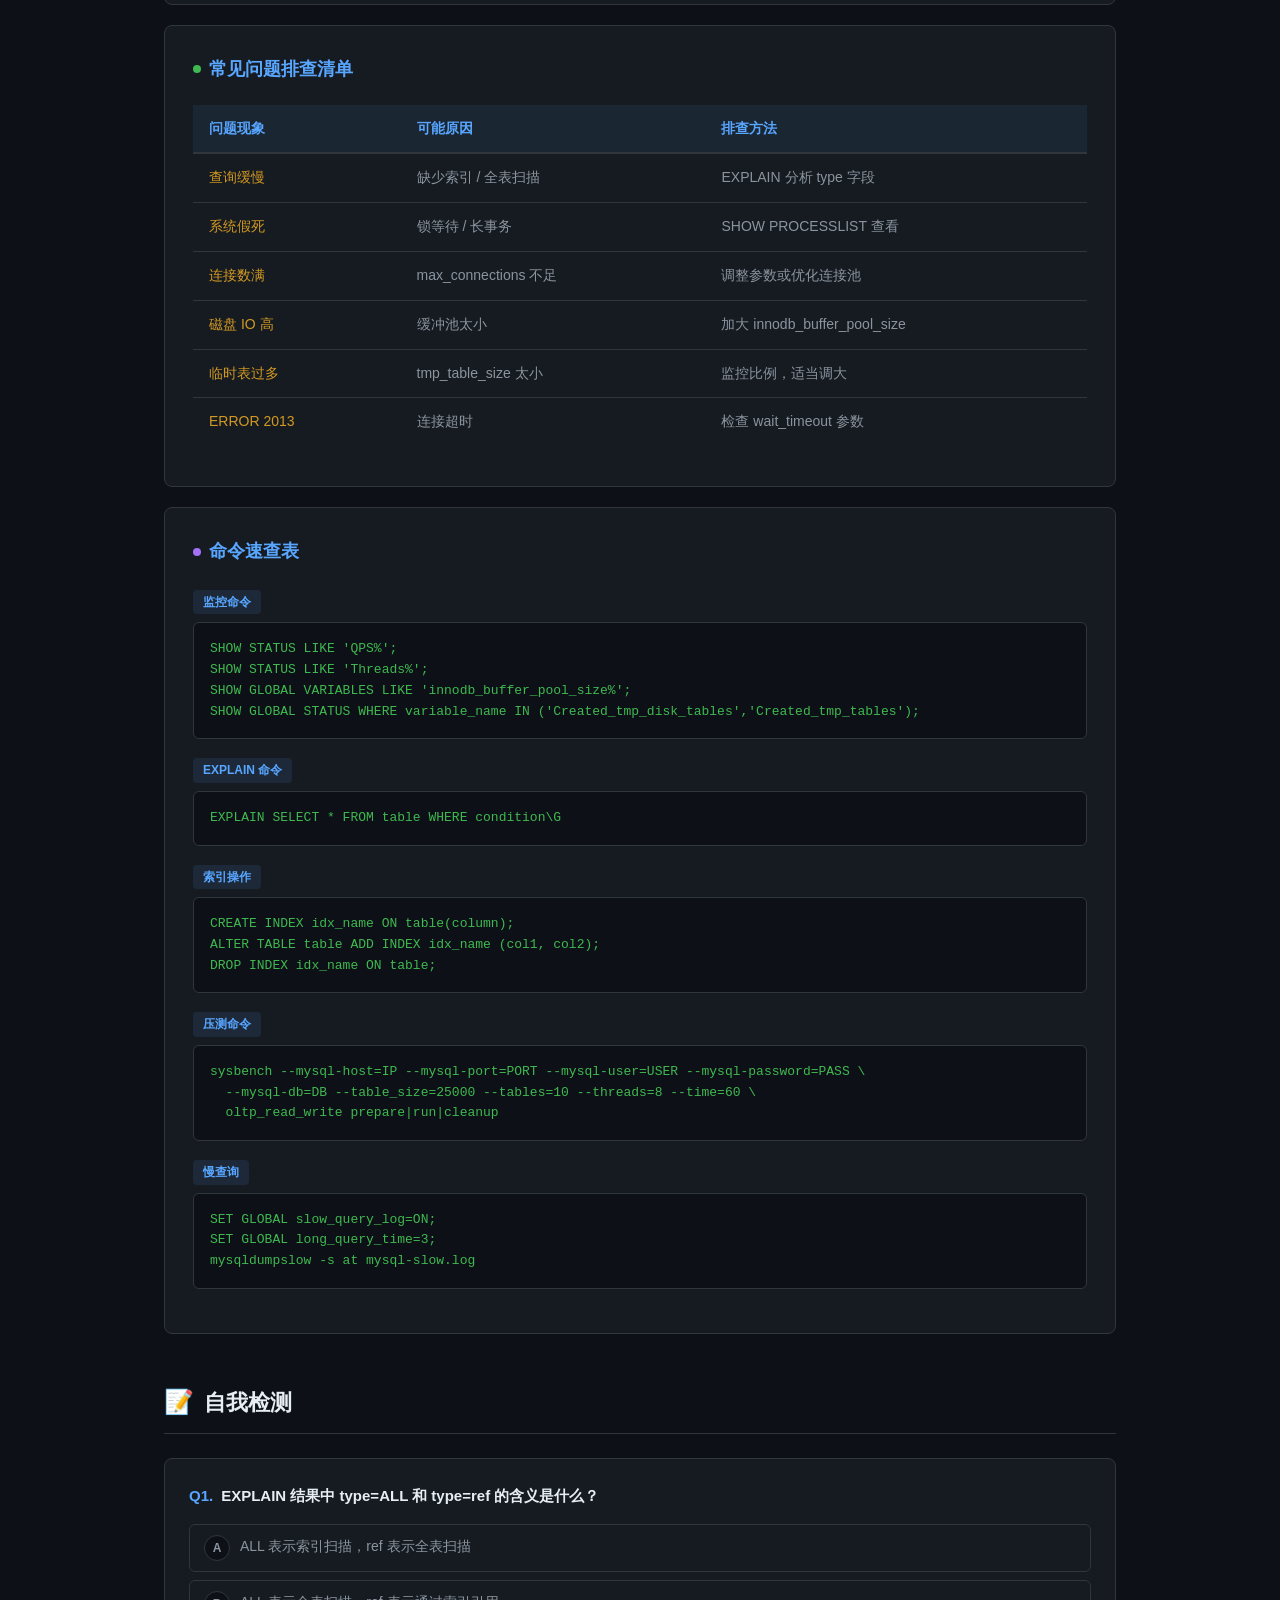
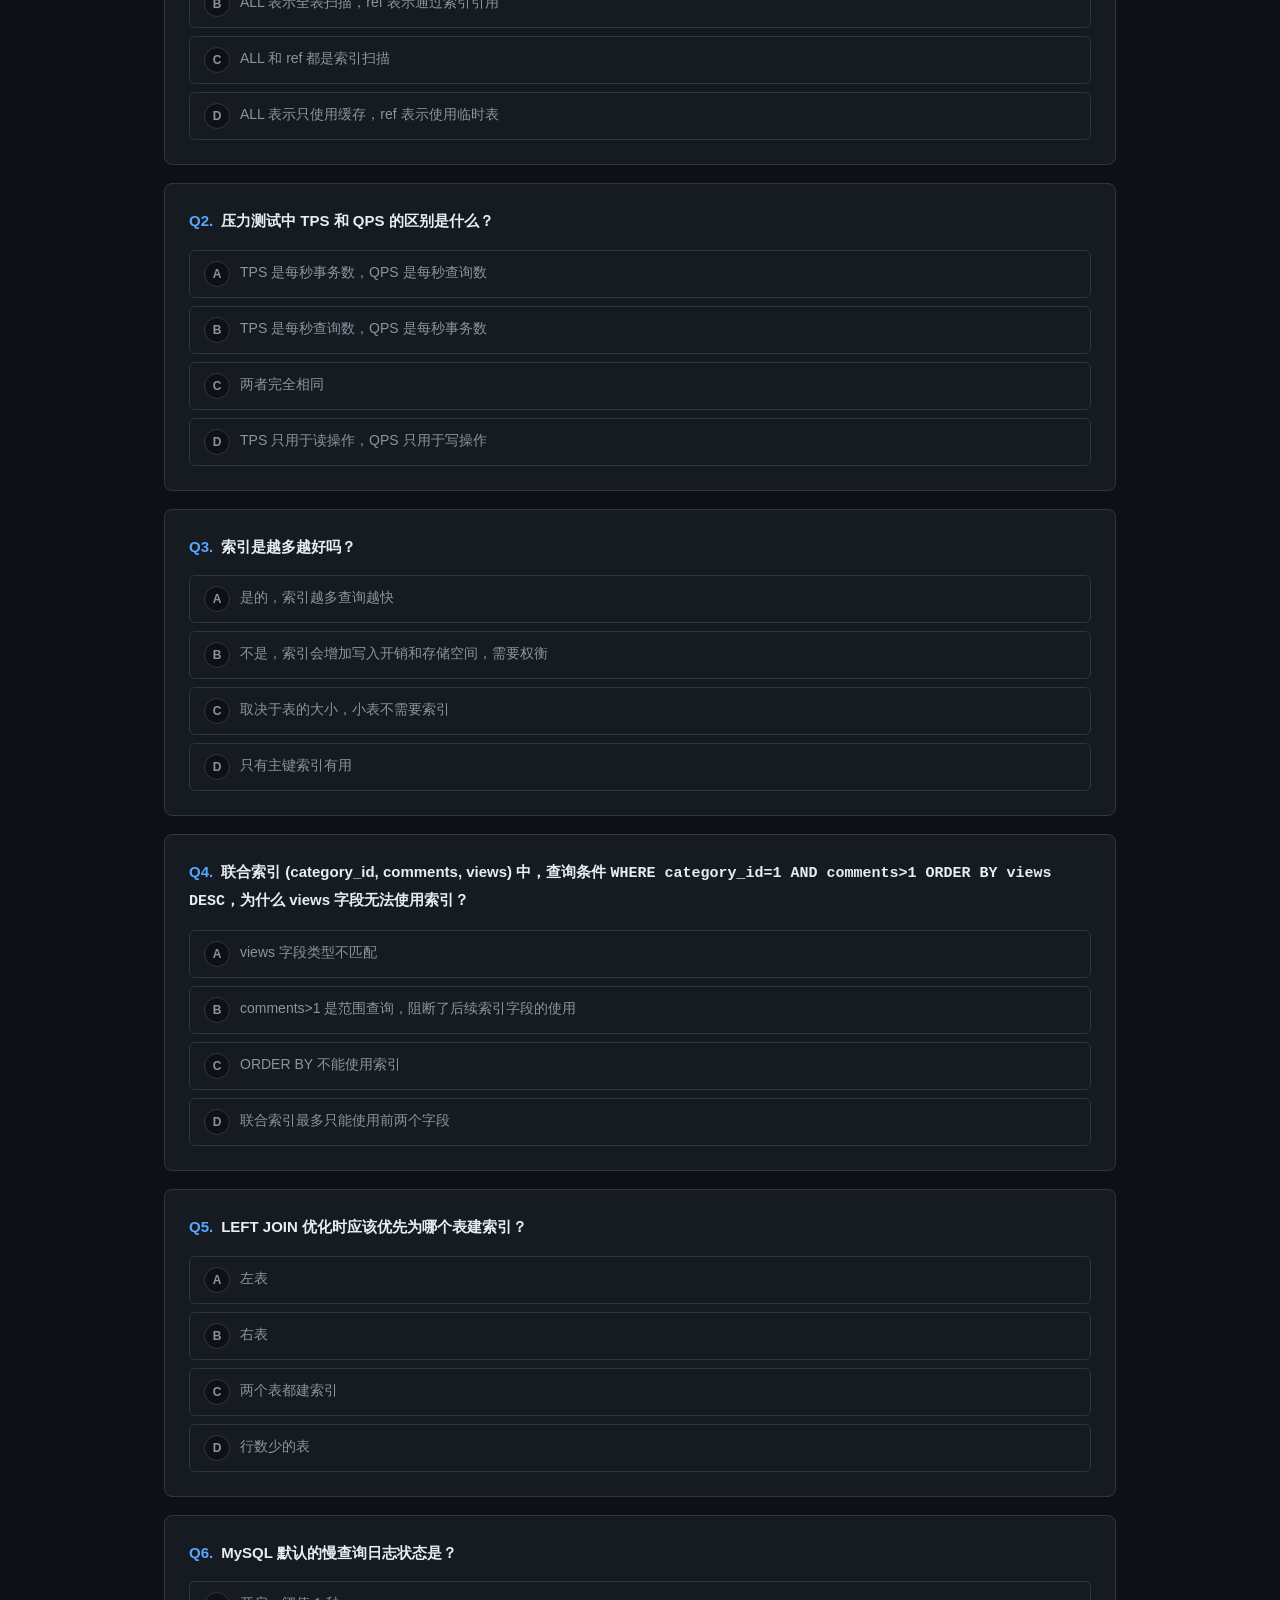
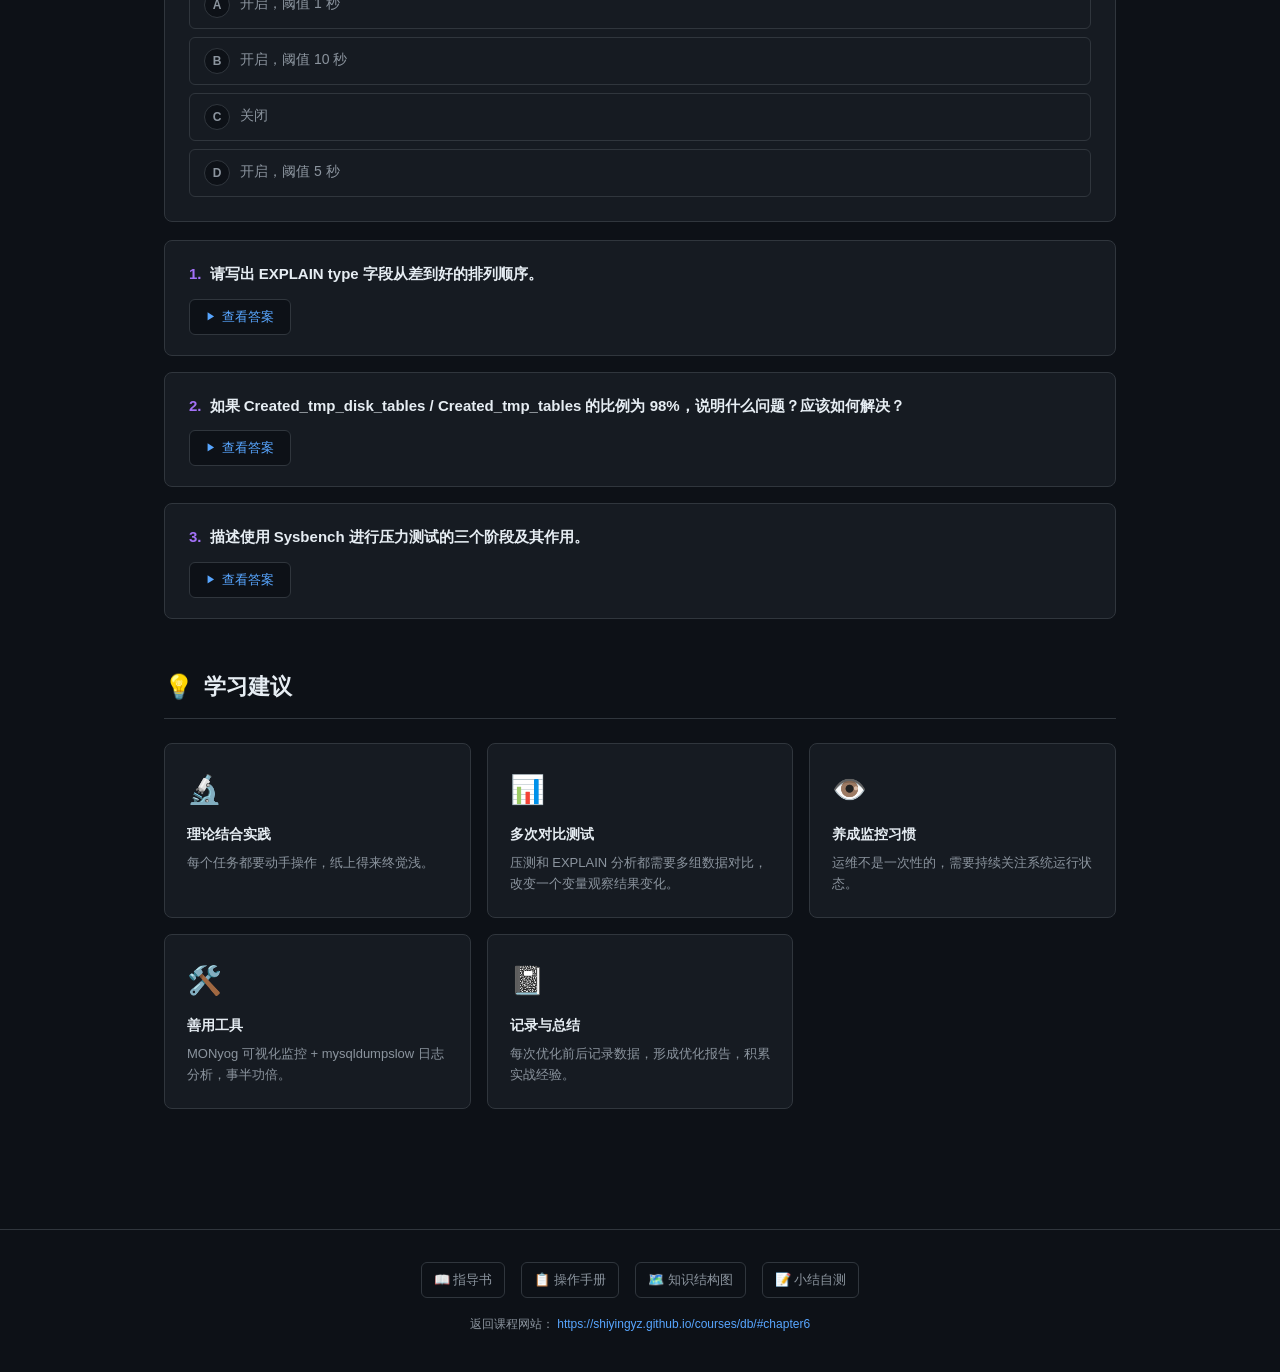
<file: courses/db/chapter6/chapter6-summary.html>
<!DOCTYPE html>
<html lang="zh-CN">
<head>
<meta charset="UTF-8">
<meta name="viewport" content="width=device-width, initial-scale=1.0">
<title>项目六小结与自测 - 数据库运维与管理</title>
<style>
  :root {
    --bg-primary: #0d1117;
    --bg-card: #161b22;
    --text-primary: #e6edf3;
    --text-secondary: #8b949e;
    --accent-blue: #58a6ff;
    --success-green: #3fb950;
    --warning-orange: #d29922;
    --danger-red: #f85149;
    --purple: #a371f7;
    --border: #30363d;
    --code-font: Consolas, 'Fira Code', monospace;
    --radius: 8px;
  }

  * {
    margin: 0;
    padding: 0;
    box-sizing: border-box;
  }

  body {
    font-family: -apple-system, BlinkMacSystemFont, 'Segoe UI', 'Noto Sans SC', sans-serif;
    background: var(--bg-primary);
    color: var(--text-primary);
    line-height: 1.7;
    padding-top: 56px;
  }

  /* ========== Navigation ========== */
  .navbar {
    position: fixed;
    top: 0;
    left: 0;
    right: 0;
    z-index: 1000;
    background: rgba(13, 17, 23, 0.92);
    backdrop-filter: blur(12px);
    border-bottom: 1px solid var(--border);
    padding: 0 24px;
    height: 56px;
    display: flex;
    align-items: center;
    justify-content: space-between;
  }

  .navbar-brand {
    font-size: 15px;
    font-weight: 600;
    color: var(--text-primary);
    text-decoration: none;
    white-space: nowrap;
  }

  .navbar-links {
    display: flex;
    gap: 6px;
  }

  .navbar-links a {
    color: var(--text-secondary);
    text-decoration: none;
    padding: 6px 14px;
    border-radius: 6px;
    font-size: 13px;
    transition: all 0.2s ease;
  }

  .navbar-links a:hover {
    color: var(--accent-blue);
    background: rgba(88, 166, 255, 0.08);
  }

  .navbar-links a.active {
    color: var(--accent-blue);
    background: rgba(88, 166, 255, 0.12);
  }

  /* ========== Container ========== */
  .container {
    max-width: 1000px;
    margin: 0 auto;
    padding: 32px 24px 64px;
  }

  /* ========== Page Header ========== */
  .page-header {
    text-align: center;
    padding: 40px 0 32px;
    border-bottom: 1px solid var(--border);
    margin-bottom: 40px;
  }

  .page-header .pretitle {
    font-size: 13px;
    color: var(--accent-blue);
    text-transform: uppercase;
    letter-spacing: 2px;
    margin-bottom: 8px;
  }

  .page-header h1 {
    font-size: 32px;
    font-weight: 700;
    margin-bottom: 8px;
    background: linear-gradient(135deg, var(--accent-blue), var(--purple));
    -webkit-background-clip: text;
    -webkit-text-fill-color: transparent;
    background-clip: text;
  }

  .page-header .subtitle {
    font-size: 16px;
    color: var(--text-secondary);
  }

  /* ========== Section ========== */
  .section-title {
    font-size: 22px;
    font-weight: 700;
    margin: 48px 0 24px;
    padding-bottom: 10px;
    border-bottom: 1px solid var(--border);
    display: flex;
    align-items: center;
    gap: 10px;
  }

  .section-title .icon {
    font-size: 24px;
  }

  /* ========== Cards ========== */
  .card {
    background: var(--bg-card);
    border: 1px solid var(--border);
    border-radius: var(--radius);
    padding: 28px;
    margin-bottom: 20px;
    transition: border-color 0.3s ease;
  }

  .card:hover {
    border-color: var(--accent-blue);
  }

  .card h3 {
    font-size: 18px;
    margin-bottom: 20px;
    color: var(--accent-blue);
    display: flex;
    align-items: center;
    gap: 8px;
  }

  .card h3 .dot {
    width: 8px;
    height: 8px;
    border-radius: 50%;
    display: inline-block;
  }

  .card h3 .dot.blue { background: var(--accent-blue); }
  .card h3 .dot.green { background: var(--success-green); }
  .card h3 .dot.purple { background: var(--purple); }

  /* ========== Knowledge Items ========== */
  .knowledge-group {
    margin-bottom: 24px;
  }

  .knowledge-group:last-child {
    margin-bottom: 0;
  }

  .knowledge-group h4 {
    font-size: 15px;
    font-weight: 700;
    color: var(--purple);
    margin-bottom: 10px;
    padding-left: 12px;
    border-left: 3px solid var(--purple);
  }

  .knowledge-group ul {
    list-style: none;
    padding-left: 16px;
  }

  .knowledge-group li {
    position: relative;
    padding: 4px 0 4px 20px;
    color: var(--text-secondary);
    font-size: 14px;
  }

  .knowledge-group li::before {
    content: '▸';
    position: absolute;
    left: 0;
    color: var(--accent-blue);
  }

  .knowledge-group li strong {
    color: var(--text-primary);
  }

  /* ========== Table ========== */
  .table-wrap {
    overflow-x: auto;
    margin: 12px 0;
  }

  table {
    width: 100%;
    border-collapse: collapse;
    font-size: 14px;
  }

  thead th {
    background: rgba(88, 166, 255, 0.08);
    color: var(--accent-blue);
    font-weight: 600;
    text-align: left;
    padding: 12px 16px;
    border-bottom: 2px solid var(--border);
    white-space: nowrap;
  }

  tbody td {
    padding: 12px 16px;
    border-bottom: 1px solid var(--border);
    color: var(--text-secondary);
    vertical-align: top;
  }

  tbody tr:last-child td {
    border-bottom: none;
  }

  tbody td:first-child {
    color: var(--warning-orange);
    font-weight: 500;
  }

  /* ========== Code Blocks ========== */
  .code-label {
    display: inline-block;
    font-size: 12px;
    color: var(--accent-blue);
    font-weight: 600;
    background: rgba(88, 166, 255, 0.1);
    padding: 2px 10px;
    border-radius: 4px;
    margin-bottom: 8px;
  }

  pre {
    background: #0d1117;
    border: 1px solid var(--border);
    border-radius: 6px;
    padding: 16px;
    overflow-x: auto;
    font-family: var(--code-font);
    font-size: 13px;
    line-height: 1.6;
    color: var(--text-primary);
    margin-bottom: 16px;
  }

  pre code {
    color: var(--success-green);
  }

  /* ========== Quiz Section ========== */
  .quiz-section {
    margin-top: 16px;
  }

  /* Multiple Choice */
  .quiz-item {
    background: var(--bg-card);
    border: 1px solid var(--border);
    border-radius: var(--radius);
    padding: 24px;
    margin-bottom: 18px;
    transition: border-color 0.3s ease;
  }

  .quiz-item .question {
    font-size: 15px;
    font-weight: 600;
    color: var(--text-primary);
    margin-bottom: 16px;
  }

  .quiz-item .question .qnum {
    color: var(--accent-blue);
    margin-right: 8px;
  }

  .options {
    display: flex;
    flex-direction: column;
    gap: 8px;
  }

  .option {
    display: flex;
    align-items: flex-start;
    gap: 10px;
    padding: 10px 14px;
    border: 1px solid var(--border);
    border-radius: 6px;
    cursor: pointer;
    transition: all 0.2s ease;
    font-size: 14px;
    color: var(--text-secondary);
    user-select: none;
  }

  .option:hover:not(.locked) {
    border-color: var(--accent-blue);
    background: rgba(88, 166, 255, 0.05);
  }

  .option .letter {
    width: 26px;
    height: 26px;
    border-radius: 50%;
    background: var(--bg-primary);
    border: 1px solid var(--border);
    display: flex;
    align-items: center;
    justify-content: center;
    font-size: 12px;
    font-weight: 700;
    flex-shrink: 0;
    transition: all 0.2s ease;
  }

  .option.correct {
    border-color: var(--success-green);
    background: rgba(63, 185, 80, 0.1);
    color: var(--success-green);
  }

  .option.correct .letter {
    background: var(--success-green);
    border-color: var(--success-green);
    color: #0d1117;
  }

  .option.wrong {
    border-color: var(--danger-red);
    background: rgba(248, 81, 73, 0.1);
    color: var(--danger-red);
  }

  .option.wrong .letter {
    background: var(--danger-red);
    border-color: var(--danger-red);
    color: #0d1117;
  }

  .option.locked {
    cursor: default;
    opacity: 0.85;
  }

  .explanation {
    margin-top: 14px;
    padding: 14px 16px;
    border-radius: 6px;
    font-size: 13px;
    line-height: 1.6;
    display: none;
    animation: fadeIn 0.3s ease;
  }

  .explanation.show {
    display: block;
  }

  .explanation.correct-expl {
    background: rgba(63, 185, 80, 0.08);
    border: 1px solid rgba(63, 185, 80, 0.25);
    color: var(--success-green);
  }

  .explanation.wrong-expl {
    background: rgba(248, 81, 73, 0.08);
    border: 1px solid rgba(248, 81, 73, 0.25);
    color: var(--danger-red);
  }

  .explanation .exp-label {
    font-weight: 700;
    margin-bottom: 4px;
  }

  /* Fill-in-the-blank */
  .fill-item {
    background: var(--bg-card);
    border: 1px solid var(--border);
    border-radius: var(--radius);
    padding: 20px 24px;
    margin-bottom: 16px;
  }

  .fill-item .question {
    font-size: 15px;
    font-weight: 600;
    color: var(--text-primary);
    margin-bottom: 12px;
  }

  .fill-item .question .qnum {
    color: var(--purple);
    margin-right: 8px;
  }

  .toggle-answer {
    display: inline-flex;
    align-items: center;
    gap: 6px;
    padding: 8px 16px;
    border: 1px solid var(--border);
    border-radius: 6px;
    background: var(--bg-primary);
    color: var(--accent-blue);
    font-size: 13px;
    cursor: pointer;
    transition: all 0.2s ease;
  }

  .toggle-answer:hover {
    border-color: var(--accent-blue);
    background: rgba(88, 166, 255, 0.08);
  }

  .toggle-answer .arrow {
    display: inline-block;
    transition: transform 0.3s ease;
    font-size: 10px;
  }

  .toggle-answer.open .arrow {
    transform: rotate(90deg);
  }

  .answer-content {
    margin-top: 14px;
    padding: 16px;
    background: rgba(163, 113, 247, 0.08);
    border: 1px solid rgba(163, 113, 247, 0.3);
    border-radius: 6px;
    display: none;
    animation: slideDown 0.3s ease;
  }

  .answer-content.show {
    display: block;
  }

  .answer-content .answer-label {
    font-weight: 700;
    color: var(--purple);
    margin-bottom: 6px;
    font-size: 13px;
  }

  .answer-content p {
    color: var(--text-primary);
    font-size: 14px;
    line-height: 1.7;
  }

  /* ========== Study Tips ========== */
  .tips-grid {
    display: grid;
    grid-template-columns: repeat(auto-fit, minmax(280px, 1fr));
    gap: 16px;
  }

  .tip-card {
    background: var(--bg-card);
    border: 1px solid var(--border);
    border-radius: var(--radius);
    padding: 22px;
    transition: border-color 0.3s ease, transform 0.2s ease;
  }

  .tip-card:hover {
    border-color: var(--purple);
    transform: translateY(-2px);
  }

  .tip-card .tip-icon {
    font-size: 28px;
    margin-bottom: 10px;
  }

  .tip-card h4 {
    font-size: 14px;
    font-weight: 700;
    color: var(--text-primary);
    margin-bottom: 6px;
  }

  .tip-card p {
    font-size: 13px;
    color: var(--text-secondary);
    line-height: 1.6;
  }

  /* ========== Footer ========== */
  .footer {
    text-align: center;
    padding: 32px 24px 40px;
    border-top: 1px solid var(--border);
    margin-top: 56px;
  }

  .footer-links {
    display: flex;
    justify-content: center;
    gap: 16px;
    margin-bottom: 16px;
    flex-wrap: wrap;
  }

  .footer-links a {
    color: var(--text-secondary);
    text-decoration: none;
    font-size: 13px;
    padding: 6px 12px;
    border-radius: 6px;
    border: 1px solid var(--border);
    transition: all 0.2s ease;
  }

  .footer-links a:hover {
    color: var(--accent-blue);
    border-color: var(--accent-blue);
  }

  .footer .credit {
    font-size: 12px;
    color: var(--text-secondary);
  }

  .footer .credit a {
    color: var(--accent-blue);
    text-decoration: none;
  }

  .footer .credit a:hover {
    text-decoration: underline;
  }

  /* ========== Animations ========== */
  @keyframes fadeIn {
    from { opacity: 0; transform: translateY(-4px); }
    to { opacity: 1; transform: translateY(0); }
  }

  @keyframes slideDown {
    from { opacity: 0; max-height: 0; }
    to { opacity: 1; max-height: 500px; }
  }

  /* ========== Responsive ========== */
  @media (max-width: 768px) {
    .navbar-brand { font-size: 13px; }
    .navbar-links a { padding: 5px 8px; font-size: 11px; }
    .page-header h1 { font-size: 24px; }
    .container { padding: 20px 14px 40px; }
    .card { padding: 18px; }
    .tips-grid { grid-template-columns: 1fr; }
  }

  /* ========== Scrollbar ========== */
  ::-webkit-scrollbar {
    width: 6px;
    height: 6px;
  }

  ::-webkit-scrollbar-track {
    background: var(--bg-primary);
  }

  ::-webkit-scrollbar-thumb {
    background: var(--border);
    border-radius: 3px;
  }

  ::-webkit-scrollbar-thumb:hover {
    background: var(--text-secondary);
  }
</style>
</head>
<body>

<!-- ==================== NAVIGATION ==================== -->
<nav class="navbar">
  <a href="chapter6-summary.html" class="navbar-brand">🗄️ 数据库运维与管理 · 项目六小结与自测</a>
  <div class="navbar-links">
    <a href="chapter6-guide.html">指导书</a>
    <a href="chapter6-manual.html">操作手册</a>
    <a href="chapter6-mindmap.html">知识结构图</a>
    <a href="chapter6-summary.html" class="active">小结自测</a>
  </div>
</nav>

<!-- ==================== MAIN CONTENT ==================== -->
<div class="container">

  <!-- Page Header -->
  <div class="page-header">
    <div class="pretitle">Database Operations &amp; Management</div>
    <h1>项目六：监控、测试并优化 MySQL 性能</h1>
    <p class="subtitle">项目小结与自我检测</p>
  </div>

  <!-- ==================== SECTION 1: 核心知识回顾 ==================== -->
  <div class="section-title">
    <span class="icon">📚</span> 项目总结
  </div>

  <div class="card">
    <h3><span class="dot blue"></span>核心知识回顾</h3>

    <div class="knowledge-group">
      <h4>性能监控基础</h4>
      <ul>
        <li><strong>QPS</strong>（Queries Per Second）：每秒查询数，反映数据库查询处理能力</li>
        <li><strong>TPS</strong>（Transactions Per Second）：每秒事务数，反映数据库事务处理能力</li>
        <li><strong>缓冲池命中率</strong>：InnoDB 缓冲池命中比例，理想值 &gt; 99%</li>
      </ul>
    </div>

    <div class="knowledge-group">
      <h4>监控工具使用</h4>
      <ul>
        <li><strong>MONyog</strong>：图形化 MySQL 监控，Dashboard 查看 QPS / 连接数 / 缓冲池命中率</li>
        <li><strong>mysqladmin</strong>：命令行工具，status / extended-status 命令</li>
      </ul>
    </div>

    <div class="knowledge-group">
      <h4>压力测试</h4>
      <ul>
        <li><strong>Sysbench 三阶段</strong>：prepare（准备数据）→ run（执行压测）→ cleanup（清理数据）</li>
        <li><strong>关键指标</strong>：TPS、QPS、平均延迟、95% 分位延迟</li>
        <li>注意修改并发线程数，多次测试取平均值</li>
      </ul>
    </div>

    <div class="knowledge-group">
      <h4>EXPLAIN 执行计划分析</h4>
      <ul>
        <li><strong>type 字段等级</strong>（从差到好）：ALL → index → range → ref → eq_ref → const</li>
        <li><strong>key 字段</strong>：实际使用的索引</li>
        <li><strong>rows 字段</strong>：预估扫描行数，越小越好</li>
        <li><strong>Extra 字段</strong>：Using filesort（需要优化）/ Using index（覆盖索引，好现象）</li>
      </ul>
    </div>

    <div class="knowledge-group">
      <h4>索引优化原则</h4>
      <ul>
        <li>联合索引遵循<strong>最左前缀原则</strong></li>
        <li>范围查询（&gt; &lt; &gt;= &lt;= BETWEEN LIKE）会<strong>阻断后续索引</strong></li>
        <li>LEFT JOIN <strong>优化右表</strong>、RIGHT JOIN <strong>优化左表</strong></li>
        <li>避免在索引列上做运算或使用函数</li>
      </ul>
    </div>

    <div class="knowledge-group">
      <h4>参数调优</h4>
      <ul>
        <li><strong>innodb_buffer_pool_size</strong>：调整为物理内存 40% ~ 80%</li>
        <li><strong>tmp_table_size</strong>：监控 Created_tmp_disk_tables / Created_tmp_tables 比例 &lt; 25%</li>
        <li><strong>long_query_time</strong>：设置慢查询阈值（建议 2-3 秒）</li>
      </ul>
    </div>

    <div class="knowledge-group">
      <h4>云数据库运维</h4>
      <ul>
        <li>阿里云 RDS 申请流程</li>
        <li>白名单设置、外网地址申请</li>
        <li>慢查询日志开启与分析</li>
      </ul>
    </div>
  </div>

  <!-- ==================== SECTION 2: 常见问题排查清单 ==================== -->
  <div class="card">
    <h3><span class="dot green"></span>常见问题排查清单</h3>
    <div class="table-wrap">
      <table>
        <thead>
          <tr>
            <th>问题现象</th>
            <th>可能原因</th>
            <th>排查方法</th>
          </tr>
        </thead>
        <tbody>
          <tr>
            <td>查询缓慢</td>
            <td>缺少索引 / 全表扫描</td>
            <td>EXPLAIN 分析 type 字段</td>
          </tr>
          <tr>
            <td>系统假死</td>
            <td>锁等待 / 长事务</td>
            <td>SHOW PROCESSLIST 查看</td>
          </tr>
          <tr>
            <td>连接数满</td>
            <td>max_connections 不足</td>
            <td>调整参数或优化连接池</td>
          </tr>
          <tr>
            <td>磁盘 IO 高</td>
            <td>缓冲池太小</td>
            <td>加大 innodb_buffer_pool_size</td>
          </tr>
          <tr>
            <td>临时表过多</td>
            <td>tmp_table_size 太小</td>
            <td>监控比例，适当调大</td>
          </tr>
          <tr>
            <td>ERROR 2013</td>
            <td>连接超时</td>
            <td>检查 wait_timeout 参数</td>
          </tr>
        </tbody>
      </table>
    </div>
  </div>

  <!-- ==================== SECTION 3: 命令速查表 ==================== -->
  <div class="card">
    <h3><span class="dot purple"></span>命令速查表</h3>

    <div class="code-label">监控命令</div>
    <pre><code>SHOW STATUS LIKE 'QPS%';
SHOW STATUS LIKE 'Threads%';
SHOW GLOBAL VARIABLES LIKE 'innodb_buffer_pool_size%';
SHOW GLOBAL STATUS WHERE variable_name IN ('Created_tmp_disk_tables','Created_tmp_tables');</code></pre>

    <div class="code-label">EXPLAIN 命令</div>
    <pre><code>EXPLAIN SELECT * FROM table WHERE condition\G</code></pre>

    <div class="code-label">索引操作</div>
    <pre><code>CREATE INDEX idx_name ON table(column);
ALTER TABLE table ADD INDEX idx_name (col1, col2);
DROP INDEX idx_name ON table;</code></pre>

    <div class="code-label">压测命令</div>
    <pre><code>sysbench --mysql-host=IP --mysql-port=PORT --mysql-user=USER --mysql-password=PASS \
  --mysql-db=DB --table_size=25000 --tables=10 --threads=8 --time=60 \
  oltp_read_write prepare|run|cleanup</code></pre>

    <div class="code-label">慢查询</div>
    <pre><code>SET GLOBAL slow_query_log=ON;
SET GLOBAL long_query_time=3;
mysqldumpslow -s at mysql-slow.log</code></pre>
  </div>

  <!-- ==================== SECTION 4: 自我检测 ==================== -->
  <div class="section-title">
    <span class="icon">📝</span> 自我检测
  </div>

  <div class="quiz-section">

    <!-- ===== Multiple Choice Q1 ===== -->
    <div class="quiz-item" id="quiz1">
      <div class="question"><span class="qnum">Q1.</span>EXPLAIN 结果中 type=ALL 和 type=ref 的含义是什么？</div>
      <div class="options">
        <div class="option" onclick="selectAnswer('quiz1', this, false)">
          <span class="letter">A</span> ALL 表示索引扫描，ref 表示全表扫描
        </div>
        <div class="option" onclick="selectAnswer('quiz1', this, true)">
          <span class="letter">B</span> ALL 表示全表扫描，ref 表示通过索引引用
        </div>
        <div class="option" onclick="selectAnswer('quiz1', this, false)">
          <span class="letter">C</span> ALL 和 ref 都是索引扫描
        </div>
        <div class="option" onclick="selectAnswer('quiz1', this, false)">
          <span class="letter">D</span> ALL 表示只使用缓存，ref 表示使用临时表
        </div>
      </div>
      <div class="explanation" id="explanation-quiz1">
        <div class="exp-label">✓ 解析：</div>
        type=ALL 表示全表扫描（性能最差），type=ref 表示通过索引列引用查找（性能较好）。type 字段值从差到好排序为：ALL → index → range → ref → eq_ref → const。
      </div>
    </div>

    <!-- ===== Multiple Choice Q2 ===== -->
    <div class="quiz-item" id="quiz2">
      <div class="question"><span class="qnum">Q2.</span>压力测试中 TPS 和 QPS 的区别是什么？</div>
      <div class="options">
        <div class="option" onclick="selectAnswer('quiz2', this, true)">
          <span class="letter">A</span> TPS 是每秒事务数，QPS 是每秒查询数
        </div>
        <div class="option" onclick="selectAnswer('quiz2', this, false)">
          <span class="letter">B</span> TPS 是每秒查询数，QPS 是每秒事务数
        </div>
        <div class="option" onclick="selectAnswer('quiz2', this, false)">
          <span class="letter">C</span> 两者完全相同
        </div>
        <div class="option" onclick="selectAnswer('quiz2', this, false)">
          <span class="letter">D</span> TPS 只用于读操作，QPS 只用于写操作
        </div>
      </div>
      <div class="explanation" id="explanation-quiz2">
        <div class="exp-label">✓ 解析：</div>
        TPS（Transactions Per Second）是每秒事务数，一个事务可能包含多条 SQL。QPS（Queries Per Second）是每秒查询数，衡量单条 SQL 的执行频率。
      </div>
    </div>

    <!-- ===== Multiple Choice Q3 ===== -->
    <div class="quiz-item" id="quiz3">
      <div class="question"><span class="qnum">Q3.</span>索引是越多越好吗？</div>
      <div class="options">
        <div class="option" onclick="selectAnswer('quiz3', this, false)">
          <span class="letter">A</span> 是的，索引越多查询越快
        </div>
        <div class="option" onclick="selectAnswer('quiz3', this, true)">
          <span class="letter">B</span> 不是，索引会增加写入开销和存储空间，需要权衡
        </div>
        <div class="option" onclick="selectAnswer('quiz3', this, false)">
          <span class="letter">C</span> 取决于表的大小，小表不需要索引
        </div>
        <div class="option" onclick="selectAnswer('quiz3', this, false)">
          <span class="letter">D</span> 只有主键索引有用
        </div>
      </div>
      <div class="explanation" id="explanation-quiz3">
        <div class="exp-label">✓ 解析：</div>
        索引虽然可以加快查询速度，但会增加 INSERT / UPDATE / DELETE 的开销，占用额外存储空间。应在频繁查询的字段上创建索引，避免在频繁更新的字段上建过多索引。
      </div>
    </div>

    <!-- ===== Multiple Choice Q4 ===== -->
    <div class="quiz-item" id="quiz4">
      <div class="question"><span class="qnum">Q4.</span>联合索引 (category_id, comments, views) 中，查询条件 <code>WHERE category_id=1 AND comments&gt;1 ORDER BY views DESC</code>，为什么 views 字段无法使用索引？</div>
      <div class="options">
        <div class="option" onclick="selectAnswer('quiz4', this, false)">
          <span class="letter">A</span> views 字段类型不匹配
        </div>
        <div class="option" onclick="selectAnswer('quiz4', this, true)">
          <span class="letter">B</span> comments&gt;1 是范围查询，阻断了后续索引字段的使用
        </div>
        <div class="option" onclick="selectAnswer('quiz4', this, false)">
          <span class="letter">C</span> ORDER BY 不能使用索引
        </div>
        <div class="option" onclick="selectAnswer('quiz4', this, false)">
          <span class="letter">D</span> 联合索引最多只能使用前两个字段
        </div>
      </div>
      <div class="explanation" id="explanation-quiz4">
        <div class="exp-label">✓ 解析：</div>
        根据 B+Tree 索引的最左前缀原则，当 comments 使用范围查询（&gt;）时，其后的 views 字段无法再利用索引排序，导致 EXPLAIN 的 Extra 中出现 Using filesort。解决方案是去掉 comments，建立 (category_id, views) 联合索引。
      </div>
    </div>

    <!-- ===== Multiple Choice Q5 ===== -->
    <div class="quiz-item" id="quiz5">
      <div class="question"><span class="qnum">Q5.</span>LEFT JOIN 优化时应该优先为哪个表建索引？</div>
      <div class="options">
        <div class="option" onclick="selectAnswer('quiz5', this, false)">
          <span class="letter">A</span> 左表
        </div>
        <div class="option" onclick="selectAnswer('quiz5', this, true)">
          <span class="letter">B</span> 右表
        </div>
        <div class="option" onclick="selectAnswer('quiz5', this, false)">
          <span class="letter">C</span> 两个表都建索引
        </div>
        <div class="option" onclick="selectAnswer('quiz5', this, false)">
          <span class="letter">D</span> 行数少的表
        </div>
      </div>
      <div class="explanation" id="explanation-quiz5">
        <div class="exp-label">✓ 解析：</div>
        LEFT JOIN 条件用于确定如何从右表搜索行，左边一定都有数据，所以右表是优化的关键点，应该优先为右表建立索引。同理，RIGHT JOIN 优化左表。
      </div>
    </div>

    <!-- ===== Multiple Choice Q6 ===== -->
    <div class="quiz-item" id="quiz6">
      <div class="question"><span class="qnum">Q6.</span>MySQL 默认的慢查询日志状态是？</div>
      <div class="options">
        <div class="option" onclick="selectAnswer('quiz6', this, false)">
          <span class="letter">A</span> 开启，阈值 1 秒
        </div>
        <div class="option" onclick="selectAnswer('quiz6', this, false)">
          <span class="letter">B</span> 开启，阈值 10 秒
        </div>
        <div class="option" onclick="selectAnswer('quiz6', this, true)">
          <span class="letter">C</span> 关闭
        </div>
        <div class="option" onclick="selectAnswer('quiz6', this, false)">
          <span class="letter">D</span> 开启，阈值 5 秒
        </div>
      </div>
      <div class="explanation" id="explanation-quiz6">
        <div class="exp-label">✓ 解析：</div>
        MySQL 默认不启动慢查询日志，需要手动设置 <code>SET GLOBAL slow_query_log=ON</code> 来开启。默认的 long_query_time 阈值为 10 秒。
      </div>
    </div>

    <!-- ===== Fill-in-the-blank F1 ===== -->
    <div class="fill-item">
      <div class="question"><span class="qnum">1.</span>请写出 EXPLAIN type 字段从差到好的排列顺序。</div>
      <button class="toggle-answer" onclick="toggleFillAnswer(this)">
        <span class="arrow">▶</span> 查看答案
      </button>
      <div class="answer-content">
        <div class="answer-label">📝 答案：</div>
        <p>ALL → index → range → ref → eq_ref → const → system</p>
      </div>
    </div>

    <!-- ===== Fill-in-the-blank F2 ===== -->
    <div class="fill-item">
      <div class="question"><span class="qnum">2.</span>如果 Created_tmp_disk_tables / Created_tmp_tables 的比例为 98%，说明什么问题？应该如何解决？</div>
      <button class="toggle-answer" onclick="toggleFillAnswer(this)">
        <span class="arrow">▶</span> 查看答案
      </button>
      <div class="answer-content">
        <div class="answer-label">📝 答案：</div>
        <p>说明临时表大小经常超过 tmp_table_size，大部分临时表被创建到磁盘上，影响 SQL 执行效率。应该适当增加 tmp_table_size 参数的值，使该比例降到 25% 以下。</p>
      </div>
    </div>

    <!-- ===== Fill-in-the-blank F3 ===== -->
    <div class="fill-item">
      <div class="question"><span class="qnum">3.</span>描述使用 Sysbench 进行压力测试的三个阶段及其作用。</div>
      <button class="toggle-answer" onclick="toggleFillAnswer(this)">
        <span class="arrow">▶</span> 查看答案
      </button>
      <div class="answer-content">
        <div class="answer-label">📝 答案：</div>
        <p>
          <strong>prepare 阶段</strong>：准备测试数据，创建指定数量和大小的表；<br>
          <strong>run 阶段</strong>：执行压力测试，模拟并发读写操作，记录 TPS / QPS / 延迟等指标；<br>
          <strong>cleanup 阶段</strong>：清理测试数据，删除之前创建的表。
        </p>
      </div>
    </div>

  </div>

  <!-- ==================== SECTION 5: 学习建议 ==================== -->
  <div class="section-title">
    <span class="icon">💡</span> 学习建议
  </div>

  <div class="tips-grid">
    <div class="tip-card">
      <div class="tip-icon">🔬</div>
      <h4>理论结合实践</h4>
      <p>每个任务都要动手操作，纸上得来终觉浅。</p>
    </div>
    <div class="tip-card">
      <div class="tip-icon">📊</div>
      <h4>多次对比测试</h4>
      <p>压测和 EXPLAIN 分析都需要多组数据对比，改变一个变量观察结果变化。</p>
    </div>
    <div class="tip-card">
      <div class="tip-icon">👁️</div>
      <h4>养成监控习惯</h4>
      <p>运维不是一次性的，需要持续关注系统运行状态。</p>
    </div>
    <div class="tip-card">
      <div class="tip-icon">🛠️</div>
      <h4>善用工具</h4>
      <p>MONyog 可视化监控 + mysqldumpslow 日志分析，事半功倍。</p>
    </div>
    <div class="tip-card">
      <div class="tip-icon">📓</div>
      <h4>记录与总结</h4>
      <p>每次优化前后记录数据，形成优化报告，积累实战经验。</p>
    </div>
  </div>

</div>

<!-- ==================== FOOTER ==================== -->
<footer class="footer">
  <div class="footer-links">
    <a href="chapter6-guide.html">📖 指导书</a>
    <a href="chapter6-manual.html">📋 操作手册</a>
    <a href="chapter6-mindmap.html">🗺️ 知识结构图</a>
    <a href="chapter6-summary.html">📝 小结自测</a>
  </div>
  <div class="credit">
    返回课程网站：
    <a href="https://shiyingyz.github.io/courses/db/#chapter6" target="_blank" rel="noopener">https://shiyingyz.github.io/courses/db/#chapter6</a>
  </div>
</footer>

<!-- ==================== SCRIPTS ==================== -->
<script>
  // Multiple choice answer selection
  function selectAnswer(quizId, el, isCorrect) {
    var container = document.getElementById(quizId);
    if (container.classList.contains('answered')) return;

    // Lock the quiz
    container.classList.add('answered');

    // Highlight all options as locked
    var allOptions = container.querySelectorAll('.option');
    allOptions.forEach(function(opt) {
      opt.classList.add('locked');
    });

    // Highlight the clicked option
    if (isCorrect) {
      el.classList.add('correct');
    } else {
      el.classList.add('wrong');
      // Also highlight the correct answer
      allOptions.forEach(function(opt) {
        if (opt.getAttribute('onclick') && opt.getAttribute('onclick').indexOf(', true)') > -1) {
          opt.classList.add('correct');
        }
      });
    }

    // Show explanation
    var exp = document.getElementById('explanation-' + quizId);
    if (exp) {
      if (isCorrect) {
        exp.className = 'explanation correct-expl show';
      } else {
        exp.className = 'explanation wrong-expl show';
      }
    }
  }

  // Toggle fill-in-the-blank answer
  function toggleFillAnswer(btn) {
    var content = btn.nextElementSibling;
    var isOpen = content.classList.contains('show');

    if (isOpen) {
      content.classList.remove('show');
      btn.classList.remove('open');
      btn.innerHTML = '<span class="arrow">▶</span> 查看答案';
    } else {
      content.classList.add('show');
      btn.classList.add('open');
      btn.innerHTML = '<span class="arrow">▼</span> 收起答案';
    }
  }
</script>

</body>
</html>
</file>
